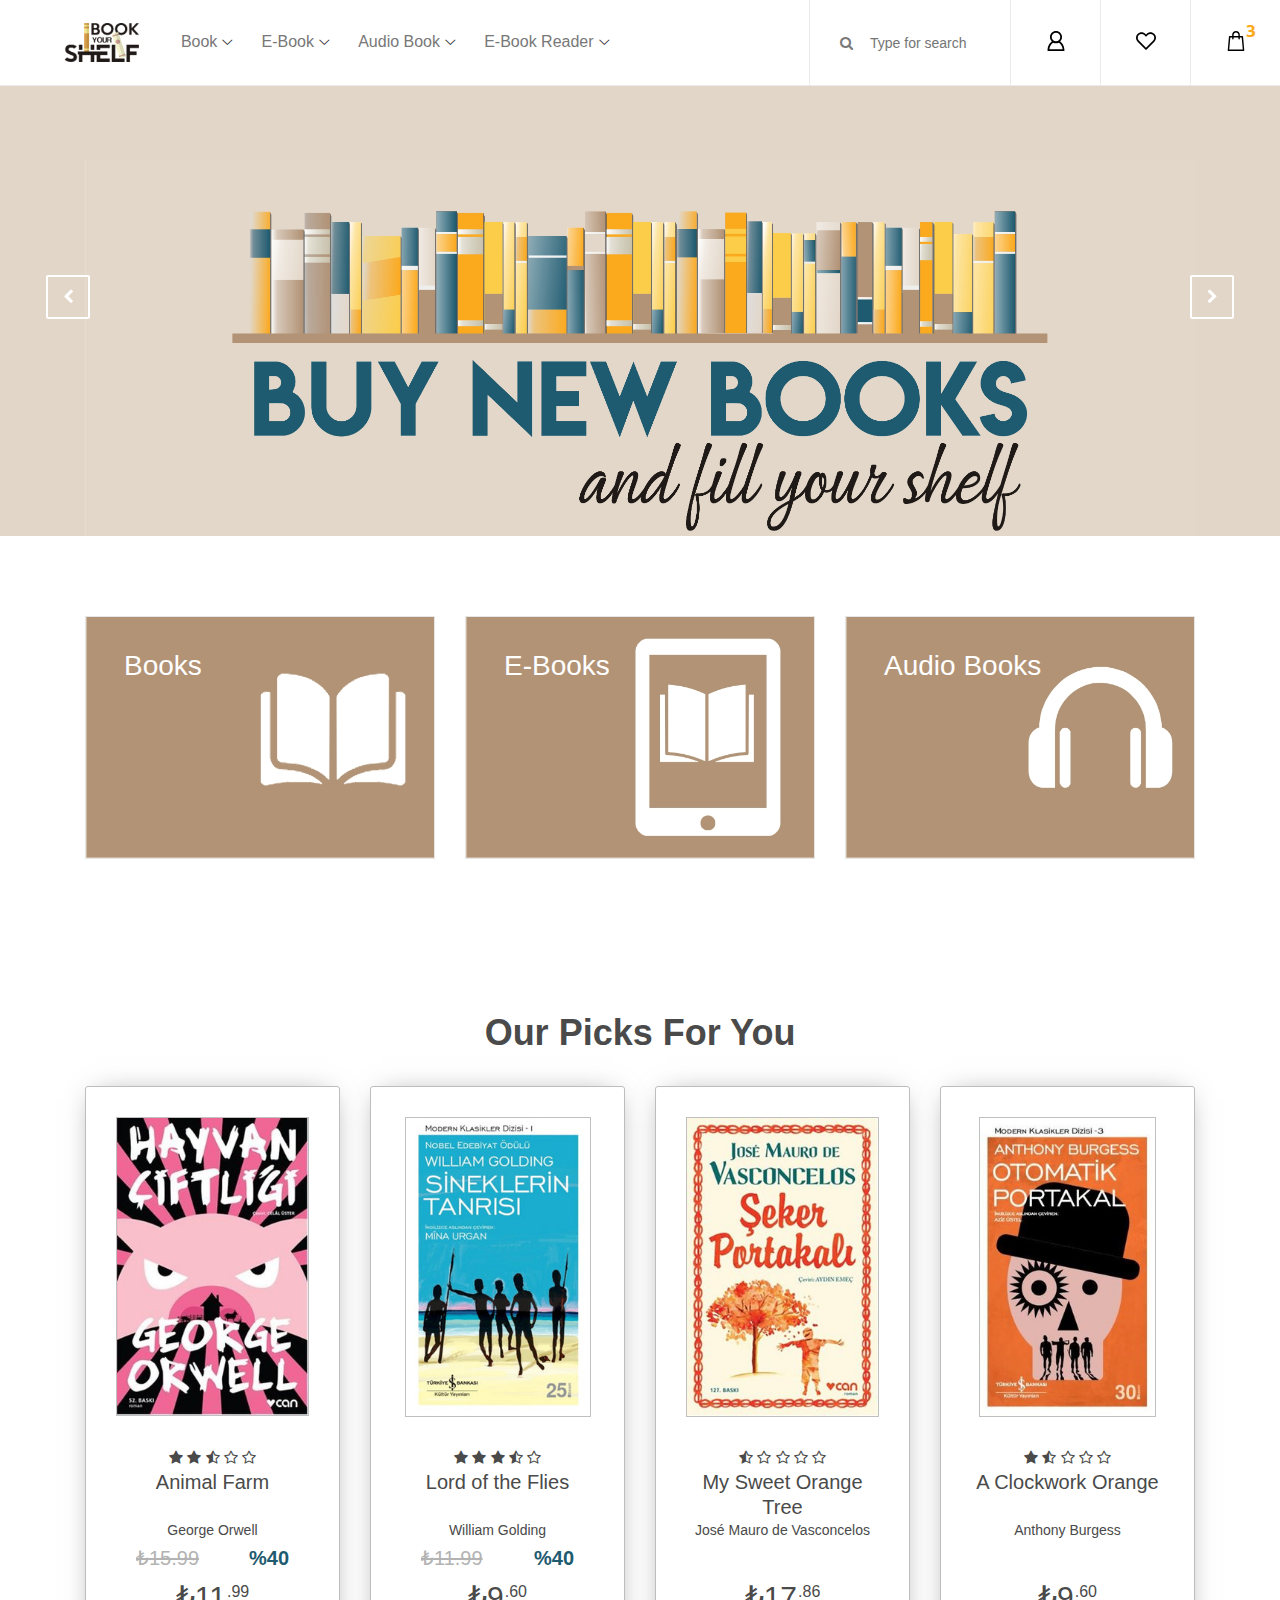
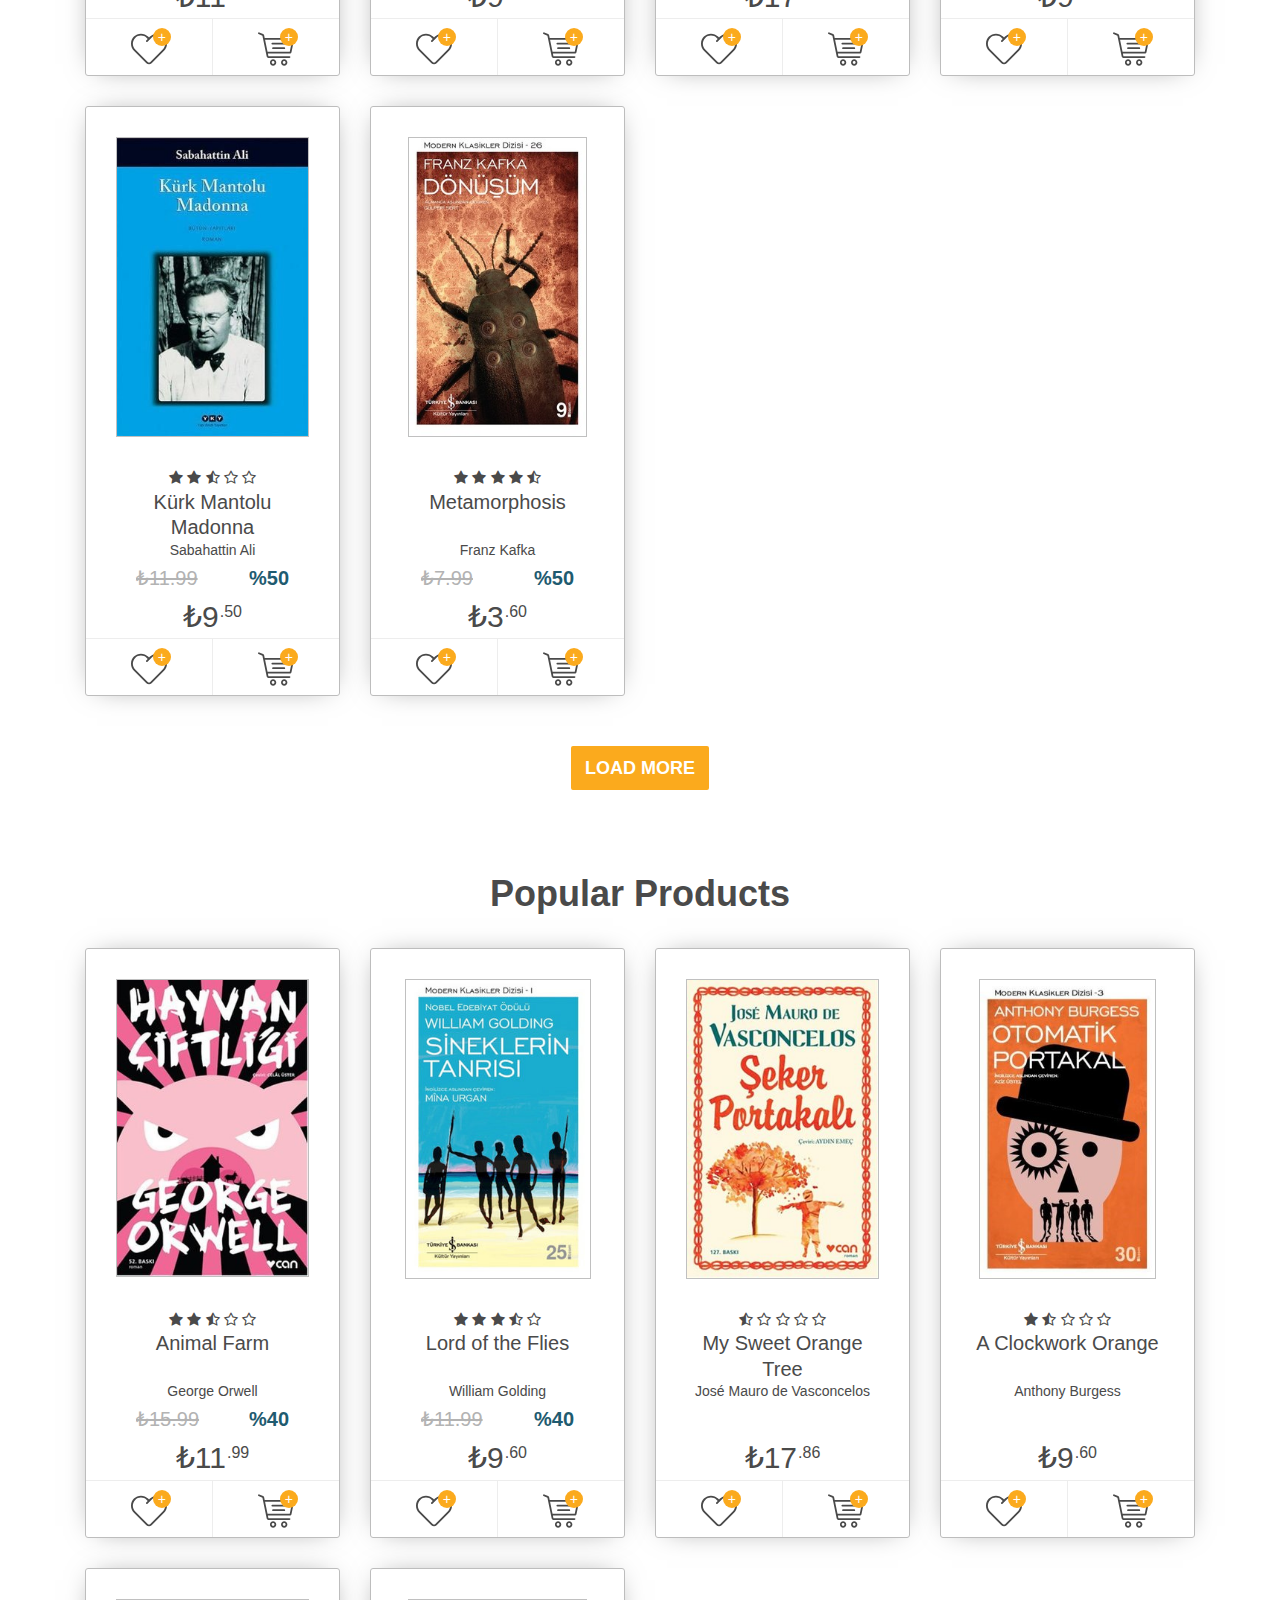
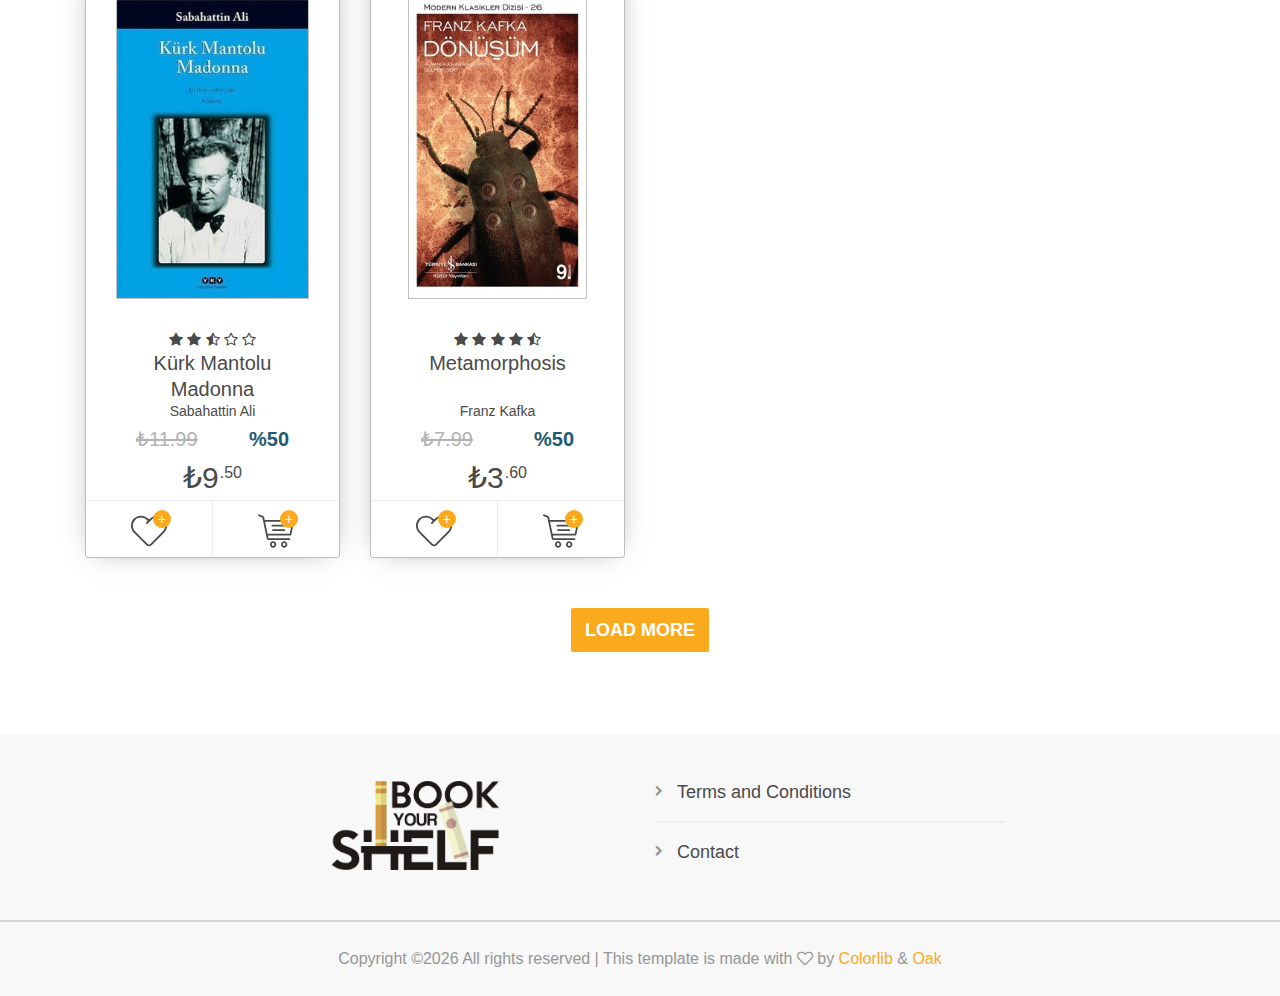
<file: book-your-shelf-frontend-master/index.html>
<!DOCTYPE html>
<html lang="en">

<head>
    <title>Home | Book Your Shelf</title>
    <meta charset="utf-8">
    <meta http-equiv="X-UA-Compatible" content="IE=edge">
    <meta name="description" content="Little Closet template">
    <meta name="viewport" content="width=device-width, initial-scale=1">
    <link rel="stylesheet" type="text/css" href="styles/bootstrap-4.1.2/bootstrap.min.css">
    <link href="plugins/font-awesome-4.7.0/css/font-awesome.min.css" rel="stylesheet" type="text/css">
    <!-- Favicon  -->
    <link rel="icon" href="images/logo/book_your_shelf_tab.png">
    <link rel="stylesheet" type="text/css" href="plugins/OwlCarousel2-2.2.1/owl.carousel.css">
    <link rel="stylesheet" type="text/css" href="plugins/OwlCarousel2-2.2.1/owl.theme.default.css">
    <link rel="stylesheet" type="text/css" href="plugins/OwlCarousel2-2.2.1/animate.css">
    <link rel="stylesheet" type="text/css" href="styles/main_styles.css">
    <link rel="stylesheet" type="text/css" href="styles/responsive.css">
    <link rel="stylesheet" type="text/css" href="styles/core-style.css">
    <link rel="stylesheet" type="text/css" href="styles/util.css">
</head>

<body>
<!-- Header -->
<header class="header_area">
    <div class="classy-nav-container breakpoint-off d-flex align-items-center justify-content-between">
        <!-- Classy Menu -->
        <nav class="classy-navbar" id="essenceNav">
            <!-- Logo -->
            <a href="index.html" class="book_your_shelf_logo">
                <img src="images/logo/book_your_shelf_logo.png" alt="">
            </a>
            <!-- Navbar Toggler -->
            <div class="classy-navbar-toggler">
                <span class="navbarToggler"><span></span><span></span><span></span></span>
            </div>
            <!-- Menu -->
            <div class="classy-menu">
                <!-- close btn -->
                <div class="classycloseIcon">
                    <div class="cross-wrap"><span class="top"></span><span class="bottom"></span></div>
                </div>
                <!-- Nav Start -->
                <div class="classynav">
                    <ul>
                        <li><a href="#">Book</a>
                            <div class="megamenu">
                                <ul class="single-mega cn-col-4">
                                    <li class="title">Categories</li>
                                    <li><a href="category.html" class="nav-bar-text-overflow">Literature</a></li>
                                    <li><a href="category.html" class="nav-bar-text-overflow">Novel</a></li>
                                    <li><a href="category.html" class="nav-bar-text-overflow">Children and Youth</a>
                                    </li>
                                    <li><a href="category.html" class="nav-bar-text-overflow">Science</a></li>
                                    <li><a href="category.html" class="nav-bar-text-overflow">Comic Book</a></li>
                                    <li><a href="category.html" class="nav-bar-text-overflow">Religion Sufism</a></li>
                                    <li><a href="category.html" class="nav-bar-text-overflow">Course/Exam Books</a></li>
                                    <li><a href="category.html" class="nav-bar-text-overflow">Philosophy</a></li>
                                    <li><a href="category.html" class="nav-bar-text-overflow">Foreign Languages</a></li>
                                    <li><a href="category.html" class="nav-bar-text-overflow" style="font-weight: bold">
                                        Book Cases
                                    </a></li>
                                </ul>
                                <ul class="single-mega cn-col-4">
                                    <li class="title">Campaigns</li>
                                    <li><a href="category.html" class="nav-bar-text-overflow">Literature Day</a></li>
                                    <li><a href="category.html" class="nav-bar-text-overflow">Black Friday</a></li>
                                    <li><a href="category.html" class="nav-bar-text-overflow">Home Reading Festival</a>
                                    </li>
                                    <li><a href="category.html" class="nav-bar-text-overflow">Up to 40% Discount at
                                        İşbank Cultural Publications & İşbank Science Publications</a></li>
                                    <li><a href="category.html" class="nav-bar-text-overflow">40% Discount on Bilgi
                                        Publishing House Classics</a></li>
                                </ul>
                                <ul class="single-mega cn-col-4">
                                    <li class="title">Hot Lists</li>
                                    <li><a href="category.html" class="nav-bar-text-overflow">Best Sellers</a></li>
                                    <li><a href="category.html" class="nav-bar-text-overflow">New Releases</a></li>
                                    <li><a href="category.html" class="nav-bar-text-overflow">Our Picks For You</a></li>
                                </ul>
                                <div class="single-mega cn-col-4">
                                    <img src="images/icons/01brownbookicon.jpg" alt="">
                                </div>
                            </div>
                        </li>
                        <li><a href="#">E-Book</a>
                            <div class="megamenu">
                                <ul class="single-mega cn-col-4">
                                    <li class="title">Categories</li>
                                    <li><a href="category.html" class="nav-bar-text-overflow">Fiction and Literature</a>
                                    </li>
                                    <li><a href="category.html" class="nav-bar-text-overflow">Health and Care</a></li>
                                    <li><a href="category.html" class="nav-bar-text-overflow">Literature and Writing</a>
                                    </li>
                                    <li><a href="category.html" class="nav-bar-text-overflow">Life Style</a></li>
                                    <li><a href="category.html" class="nav-bar-text-overflow">Sports and Recreation</a>
                                    </li>
                                    <li><a href="category.html" class="nav-bar-text-overflow">Science Fiction and
                                        Fantasy</a></li>
                                </ul>
                                <ul class="single-mega cn-col-4">
                                    <li class="title">Campaigns</li>
                                    <li><a href="category.html" class="nav-bar-text-overflow">Black Friday</a></li>
                                    <li><a href="category.html" class="nav-bar-text-overflow">Sports Day</a></li>
                                    <li><a href="category.html" class="nav-bar-text-overflow">%40 Discount on Science
                                        Fiction and Fantasy</a></li>
                                </ul>
                                <ul class="single-mega cn-col-4">
                                    <li class="title">Hot Lists</li>
                                    <li><a href="category.html" class="nav-bar-text-overflow">Best Sellers</a></li>
                                    <li><a href="category.html" class="nav-bar-text-overflow">New Releases</a></li>
                                    <li><a href="category.html" class="nav-bar-text-overflow">Our Picks For You</a></li>
                                </ul>
                                <div class="single-mega cn-col-4">
                                    <img src="images/icons/01brownebookicon.jpg" alt="">
                                </div>
                            </div>
                        </li>
                        <li><a href="#">Audio Book</a>
                            <div class="megamenu">
                                <ul class="single-mega cn-col-4">
                                    <li class="title">Categories</li>
                                    <li><a href="category.html" class="nav-bar-text-overflow">Mystery and Suspicion</a>
                                    </li>
                                    <li><a href="category.html" class="nav-bar-text-overflow">Romance</a></li>
                                    <li><a href="category.html" class="nav-bar-text-overflow">Literature</a></li>
                                    <li><a href="category.html" class="nav-bar-text-overflow">Children and Youth</a>
                                    </li>
                                    <li><a href="category.html" class="nav-bar-text-overflow">Cartoons and Comics</a>
                                    </li>
                                    <li><a href="category.html" class="nav-bar-text-overflow">Business and Finance</a>
                                    </li>
                                    <li><a href="category.html" class="nav-bar-text-overflow">Biography and Memory</a>
                                    </li>
                                    <li><a href="category.html" class="nav-bar-text-overflow">Romantic</a></li>
                                </ul>
                                <ul class="single-mega cn-col-4">
                                    <li class="title">Campaigns</li>
                                    <li><a href="category.html" class="nav-bar-text-overflow">Black Friday</a></li>
                                    <li><a href="category.html" class="nav-bar-text-overflow">Cartoons and Comics
                                        Day</a></li>
                                    <li><a href="category.html" class="nav-bar-text-overflow">%20 on Romantic</a></li>
                                </ul>
                                <ul class="single-mega cn-col-4">
                                    <li class="title">Hot Lists</li>
                                    <li><a href="category.html" class="nav-bar-text-overflow">Best Sellers</a></li>
                                    <li><a href="category.html" class="nav-bar-text-overflow">New Releases</a></li>
                                    <li><a href="category.html" class="nav-bar-text-overflow">Our Picks For You</a></li>
                                </ul>
                                <div class="single-mega cn-col-4">
                                    <img src="images/icons/01brownaudiobookicon.jpg" alt="">
                                </div>
                            </div>
                        </li>
                        <li><a href="#">E-Book Reader</a>
                            <div class="megamenu">
                                <ul class="single-mega cn-col-4">
                                    <li class="title">Categories</li>
                                    <li><a href="category.html">Kobo</a></li>
                                    <li><a href="category.html">Calibro</a></li>
                                    <li><a href="category.html" class="nav-bar-text-overflow" style="font-weight: bold">
                                        E-Book Reader Cases
                                    </a></li>
                                </ul>
                                <ul class="single-mega cn-col-4">
                                    <li class="title">Campaigns</li>
                                    <li><a href="category.html">Black Friday</a></li>
                                    <li><a href="category.html">E-Book Reader Day</a></li>
                                </ul>
                                <ul class="single-mega cn-col-4">
                                    <li class="title">Hot Lists</li>
                                    <li><a href="category.html" class="nav-bar-text-overflow">Best Sellers</a></li>
                                    <li><a href="category.html" class="nav-bar-text-overflow">New Releases</a></li>
                                    <li><a href="category.html" class="nav-bar-text-overflow">Our Picks For You</a></li>
                                </ul>
                                <div class="single-mega cn-col-4">
                                    <img src="images/icons/01brownebookicon.jpg" alt="">
                                </div>
                            </div>
                        </li>
                    </ul>
                </div>
                <!-- Nav End -->
            </div>
        </nav>

        <!-- Header Meta Data -->
        <div class="header-meta d-flex clearfix justify-content-end">
            <!-- Search Area -->
            <div class="search-area">
                <form action="#" method="post">
                    <input type="search" name="search" id="headerSearch" placeholder="Type for search">
                    <button type="submit"><i class="fa fa-search" aria-hidden="true"></i></button>
                </form>
            </div>

            <!-- User Area -->
            <div class="user-button-dropdown user-login-info">
                <a href=""><img src="images/core-img/user.svg" alt=""></a>
                <div class="user-button-dropdown-content">
                    <a href="register.html" style="line-height: 40px">Register</a>
                    <a href="login.html" style="line-height: 40px">Login</a>
                    <a href="profile.html" style="line-height: 40px">Profile</a>
                    <a href="admin-panel.html" style="line-height: 40px">Panel</a>
                    <a href="index.html" style="line-height: 40px">Logout</a>
                </div>
            </div>

            <!-- Favourite Area -->
            <div class="favourite-area">
                <a href="wish-list.html"><img src="images/core-img/heart.svg" alt=""></a>
            </div>

            <!-- Cart Area -->
            <div class="cart-area">
                <a href="cart.html" id="essenceCartBtn"><img src="images/core-img/bag.svg" alt="">
                    <span>3</span></a>
            </div>
        </div>
    </div>
</header>

<div class="super_container">
    <div class="super_container_inner">
        <div class="super_overlay"></div>

        <!-- Home -->

        <div class="home">
            <!-- Home Slider -->
            <div class="home_slider_container">
                <div class="owl-carousel owl-theme home_slider">

                    <!-- Slide -->
                    <div class="owl-item">
                        <div class="background_image"></div>
                        <div class="container fill_height">
                            <div class="row fill_height">
                                <div class="col fill_height">
                                    <div class="home_container d-flex flex-column align-items-center justify-content-start">
                                        <img src="images/book_your_shelf_banner.jpg">
                                    </div>
                                </div>
                            </div>
                        </div>
                    </div>

                    <!-- Slide -->
                    <div class="owl-item">
                        <div class="background_image">
                        </div>
                        <div class="container fill_height">
                            <div class="row fill_height">
                                <div class="col fill_height">
                                    <div class="home_container d-flex flex-column align-items-center justify-content-start">

                                    </div>
                                </div>
                            </div>
                        </div>
                    </div>

                    <!-- Slide -->
                    <div class="owl-item">
                        <div class="background_image"></div>
                        <div class="container fill_height">
                            <div class="row fill_height">
                                <div class="col fill_height">
                                    <div class="home_container d-flex flex-column align-items-center justify-content-start">

                                    </div>
                                </div>
                            </div>
                        </div>
                    </div>

                    <!-- Slide -->
                    <div class="owl-item">
                        <div class="background_image"></div>
                        <div class="container fill_height">
                            <div class="row fill_height">
                                <div class="col fill_height">
                                    <div class="home_container d-flex flex-column align-items-center justify-content-start">

                                    </div>
                                </div>
                            </div>
                        </div>
                    </div>

                </div>
                <div class="home_slider_nav home_slider_nav_prev"><i class="fa fa-chevron-left"
                                                                     aria-hidden="true"></i></div>
                <div class="home_slider_nav home_slider_nav_next"><i class="fa fa-chevron-right"
                                                                     aria-hidden="true"></i></div>

            </div>
        </div>

        <!-- Banner -->
        <div class="sec-banner bg0 p-t-80 p-b-50">
            <div class="container">
                <div class="row">
                    <div class="col-md-6 col-xl-4 p-b-30 m-lr-auto">
                        <!-- Block1 -->
                        <div class="block1 wrap-pic-w">
                            <img src="images/icons/03brownbookicon.jpg" alt="IMG-BANNER">
                            <a href="product.html"
                               class="block1-txt ab-t-l s-full flex-col-l-sb p-lr-38 p-tb-34 trans-03 respon3">
                                <div class="block1-txt-child1 flex-col-l">
                                    <span class="block1-name ltext-102 trans-04 p-b-8">Books</span>
                                    <span class="block1-info stext-102 trans-04"></span>
                                </div>
                                <div class="block1-txt-child2 p-b-4 trans-05">
                                    <div class="block1-link stext-101 cl0 trans-09">
                                        Shop Book
                                    </div>
                                </div>
                            </a>
                        </div>
                    </div>

                    <div class="col-md-6 col-xl-4 p-b-30 m-lr-auto">
                        <!-- Block1 -->
                        <div class="block1 wrap-pic-w">
                            <img src="images/icons/03brownebookicon.jpg" alt="IMG-BANNER">
                            <a href="product.html"
                               class="block1-txt ab-t-l s-full flex-col-l-sb p-lr-38 p-tb-34 trans-03 respon3">
                                <div class="block1-txt-child1 flex-col-l">
                                    <span class="block1-name ltext-102 trans-04 p-b-8">E-Books</span>
                                    <span class="block1-info stext-102 trans-04"></span>
                                </div>
                                <div class="block1-txt-child2 p-b-4 trans-05">
                                    <div class="block1-link stext-101 cl0 trans-09">
                                        Shop E-Book
                                    </div>
                                </div>
                            </a>
                        </div>
                    </div>

                    <div class="col-md-6 col-xl-4 p-b-30 m-lr-auto">
                        <!-- Block1 -->
                        <div class="block1 wrap-pic-w">
                            <img src="images/icons/03brownaudiobookicon.jpg" alt="IMG-BANNER">
                            <a href="product.html"
                               class="block1-txt ab-t-l s-full flex-col-l-sb p-lr-38 p-tb-34 trans-03 respon3">
                                <div class="block1-txt-child1 flex-col-l">
                                    <span class="block1-name ltext-102 trans-04 p-b-8">Audio Books</span>
                                    <span class="block1-info stext-102 trans-04"></span>
                                </div>
                                <div class="block1-txt-child2 p-b-4 trans-05">
                                    <div class="block1-link stext-101 cl0 trans-09">
                                        Shop Audio Book
                                    </div>
                                </div>
                            </a>
                        </div>
                    </div>
                </div>
            </div>
        </div>

        <!-- Products -->
        <div class="products">
            <div class="container">
                <div class="row">
                    <div class="col-lg-6 offset-lg-3">
                        <div class="section_title text-center">Our Picks For You</div>
                    </div>
                </div>

                <div class="row products_row">

                    <!-- Product -->
                    <div class="col-xl-3 col-md-3">
                        <div class="product">
                            <div class="product_image_showcase"><a href="product.html"><img
                                    src="images/hayvan_ciftligi.jpg" alt=""
                                    class="product_image_img"></a></div>
                            <div class="product_content">
                                <div class="product_info align-items-center justify-content-center">
                                    <div style="text-align:center;">
                                        <i class="fa fa-star" style="color:#4a4a4a"></i>
                                        <i class="fa fa-star" style="color:#4a4a4a"></i>
                                        <i class="fa fa-star-half-full" style="color:#4a4a4a"></i>
                                        <i class="fa fa-star-o" style="color:#4a4a4a"></i>
                                        <i class="fa fa-star-o" style="color:#4a4a4a"></i>
                                    </div>

                                    <div>
                                        <div class="product_name"><a href="product.html">Animal Farm</a></div>
                                        <div class="product_text">George Orwell</div>
                                    </div>
                                    <div class="product_info d-flex flex-row align-items-start justify-content-start">
                                        <div class="sale_price">
                                            <del>₺15.99</del>
                                        </div>
                                        <div class="ml-auto text-right">
                                            <div class="sale_price"><b>%40</b></div>
                                        </div>
                                    </div>
                                    <div class="product_price">₺11<span>.99</span></div>
                                </div>

                                <div class="product_buttons">
                                    <div class="text-right d-flex flex-row align-items-start justify-content-start">
                                        <div title="Add to wish list"
                                             class="product_button product_fav text-center d-flex flex-column align-items-center justify-content-center">
                                            <div>
                                                <div><img src="images/heart_2.svg" class="svg" alt="">
                                                    <div>+</div>
                                                </div>
                                            </div>
                                        </div>
                                        <div title="Add to shopping cart"
                                             class="product_button product_cart text-center d-flex flex-column align-items-center justify-content-center">
                                            <div>
                                                <div><img src="images/cart.svg" class="svg" alt="">
                                                    <div>+</div>
                                                </div>
                                            </div>
                                        </div>
                                    </div>
                                </div>
                            </div>
                        </div>
                    </div>

                    <!-- Product -->
                    <div class="col-xl-3 col-md-3">

                        <div class="product">

                            <div class="product_image_showcase"><a href="product.html"><img
                                    src="images/sineklerin_tanrisi.jpg" alt=""
                                    class="product_image_img"></a></div>
                            <div class="product_content">

                                <div class="product_info align-items-center justify-content-center">
                                    <div style="text-align:center;">
                                        <i class="fa fa-star" style="color:#4a4a4a"></i>
                                        <i class="fa fa-star" style="color:#4a4a4a"></i>
                                        <i class="fa fa-star" style="color:#4a4a4a"></i>
                                        <i class="fa fa-star-half-full" style="color:#4a4a4a"></i>
                                        <i class="fa fa-star-o" style="color:#4a4a4a"></i>
                                    </div>
                                    <div>
                                        <div class="product_name"><a href="product.html">Lord of the Flies</a>
                                        </div>
                                        <div class="product_text">William Golding</div>
                                    </div>
                                    <div class="product_info d-flex flex-row align-items-start justify-content-start">
                                        <div class="sale_price">
                                            <del>₺11.99</del>
                                        </div>
                                        <div class="ml-auto text-right">
                                            <div class="sale_price"><b>%40</b></div>
                                        </div>
                                    </div>
                                    <div class="product_price">₺9<span>.60</span></div>
                                </div>

                                <div class="product_buttons">
                                    <div class="text-right d-flex flex-row align-items-start justify-content-start">
                                        <div title="Add to wish list"
                                             class="product_button product_fav text-center d-flex flex-column align-items-center justify-content-center">
                                            <div>
                                                <div><img src="images/heart_2.svg" class="svg" alt="">
                                                    <div>+</div>
                                                </div>
                                            </div>
                                        </div>
                                        <div title="Add to shopping cart"
                                             class="product_button product_cart text-center d-flex flex-column align-items-center justify-content-center">
                                            <div>
                                                <div><img src="images/cart.svg" class="svg" alt="">
                                                    <div>+</div>
                                                </div>
                                            </div>
                                        </div>
                                    </div>
                                </div>
                            </div>
                        </div>
                    </div>

                    <!-- Product -->
                    <div class="col-xl-3 col-md-3">
                        <div class="product">
                            <div class="product_image_showcase"><a href="product.html"><img
                                    src="images/seker_portakali.jpg" alt=""
                                    class="product_image_img"></a></div>
                            <div class="product_content">

                                <div class="product_info align-items-center justify-content-center">
                                    <div style="text-align:center;">
                                        <i class="fa fa-star-half-full" style="color:#4a4a4a"></i>
                                        <i class="fa fa-star-o" style="color:#4a4a4a"></i>
                                        <i class="fa fa-star-o" style="color:#4a4a4a"></i>
                                        <i class="fa fa-star-o" style="color:#4a4a4a"></i>
                                        <i class="fa fa-star-o" style="color:#4a4a4a"></i>
                                    </div>
                                    <div>
                                        <div class="product_name"><a href="product.html">My Sweet Orange Tree</a></div>
                                        <div class="product_text">José Mauro de Vasconcelos</div>
                                    </div>
                                    <div class="product_info d-flex flex-row align-items-start justify-content-start">
                                        <div class="sale_price">
                                            <del></del>
                                        </div>
                                        <div class="ml-auto text-right">
                                            <div class="sale_price"><b>&nbsp;</b></div>
                                        </div>
                                    </div>
                                    <div class="product_price">₺17<span>.86</span></div>
                                </div>

                                <div class="product_buttons">
                                    <div class="text-right d-flex flex-row align-items-start justify-content-start">
                                        <div title="Add to wish list"
                                             class="product_button product_fav text-center d-flex flex-column align-items-center justify-content-center">
                                            <div>
                                                <div><img src="images/heart_2.svg" class="svg" alt="">
                                                    <div>+</div>
                                                </div>
                                            </div>
                                        </div>
                                        <div title="Add to shopping cart"
                                             class="product_button product_cart text-center d-flex flex-column align-items-center justify-content-center">
                                            <div>
                                                <div><img src="images/cart.svg" class="svg" alt="">
                                                    <div>+</div>
                                                </div>
                                            </div>
                                        </div>
                                    </div>
                                </div>
                            </div>
                        </div>
                    </div>

                    <!-- Product -->
                    <div class="col-xl-3 col-md-3">
                        <div class="product">
                            <div class="product_image_showcase">
                                <a href="product.html">
                                    <img src="images/otomatik_portakal.jpg" alt="" class="product_image_img">
                                </a>
                            </div>
                            <div class="product_content">

                                <div class="product_info align-items-center justify-content-center">
                                    <div style="text-align:center;">
                                        <i class="fa fa-star" style="color:#4a4a4a"></i>
                                        <i class="fa fa-star-half-full" style="color:#4a4a4a"></i>
                                        <i class="fa fa-star-o" style="color:#4a4a4a"></i>
                                        <i class="fa fa-star-o" style="color:#4a4a4a"></i>
                                        <i class="fa fa-star-o" style="color:#4a4a4a"></i>
                                    </div>
                                    <div>
                                        <div class="product_name"><a href="product.html">A Clockwork Orange</a></div>
                                        <div class="product_text">Anthony Burgess</div>
                                    </div>
                                    <div class="product_info d-flex flex-row align-items-start justify-content-start">
                                        <div class="sale_price">
                                            <del></del>
                                        </div>
                                        <div class="ml-auto text-right">
                                            <div class="sale_price"><b>&nbsp;</b></div>
                                        </div>
                                    </div>
                                    <div class="product_price">₺9<span>.60</span></div>
                                </div>

                                <div class="product_buttons">
                                    <div class="text-right d-flex flex-row align-items-start justify-content-start">
                                        <div title="Add to wish list"
                                             class="product_button product_fav text-center d-flex flex-column align-items-center justify-content-center">
                                            <div>
                                                <div><img src="images/heart_2.svg" class="svg" alt="">
                                                    <div>+</div>
                                                </div>
                                            </div>
                                        </div>
                                        <div title="Add to shopping cart"
                                             class="product_button product_cart text-center d-flex flex-column align-items-center justify-content-center">
                                            <div>
                                                <div><img src="images/cart.svg" class="svg" alt="">
                                                    <div>+</div>
                                                </div>
                                            </div>
                                        </div>
                                    </div>
                                </div>
                            </div>
                        </div>
                    </div>

                    <!-- Product -->
                    <div class="col-xl-3 col-md-3">
                        <div class="product">
                            <div class="product_image_showcase">
                                <a href="product.html">
                                    <img src="images/kurk_mantolu.jpg" alt="" class="product_image_img">
                                </a>
                            </div>
                            <div class="product_content">

                                <div class="product_info align-items-center justify-content-center">
                                    <div style="text-align:center;">
                                        <i class="fa fa-star" style="color:#4a4a4a"></i>
                                        <i class="fa fa-star" style="color:#4a4a4a"></i>
                                        <i class="fa fa-star-half-full" style="color:#4a4a4a"></i>
                                        <i class="fa fa-star-o" style="color:#4a4a4a"></i>
                                        <i class="fa fa-star-o" style="color:#4a4a4a"></i>
                                    </div>
                                    <div>
                                        <div class="product_name"><a href="product.html">Kürk Mantolu Madonna</a>
                                        </div>
                                        <div class="product_text">Sabahattin Ali</div>
                                    </div>
                                    <div class="product_info d-flex flex-row align-items-start justify-content-start">
                                        <div class="sale_price">
                                            <del>₺11.99</del>
                                        </div>
                                        <div class="ml-auto text-right">
                                            <div class="sale_price"><b>%50</b></div>
                                        </div>
                                    </div>
                                    <div class="product_price">₺9<span>.50</span></div>
                                </div>

                                <div class="product_buttons">
                                    <div class="text-right d-flex flex-row align-items-start justify-content-start">
                                        <div title="Add to wish list"
                                             class="product_button product_fav text-center d-flex flex-column align-items-center justify-content-center">
                                            <div>
                                                <div><img src="images/heart_2.svg" class="svg" alt="">
                                                    <div>+</div>
                                                </div>
                                            </div>
                                        </div>
                                        <div title="Add to shopping cart"
                                             class="product_button product_cart text-center d-flex flex-column align-items-center justify-content-center">
                                            <div>
                                                <div><img src="images/cart.svg" class="svg" alt="">
                                                    <div>+</div>
                                                </div>
                                            </div>
                                        </div>
                                    </div>
                                </div>
                            </div>
                        </div>
                    </div>

                    <!-- Product -->
                    <div class="col-xl-3 col-md-3">

                        <div class="product">
                            <div class="product_image_showcase">
                                <a href="product.html">
                                    <img src="images/donusum.jpg" alt="" class="product_image_img">
                                </a>
                            </div>
                            <div class="product_content">

                                <div class="product_info align-items-center justify-content-center">
                                    <div style="text-align:center;">
                                        <i class="fa fa-star" style="color:#4a4a4a"></i>
                                        <i class="fa fa-star" style="color:#4a4a4a"></i>
                                        <i class="fa fa-star" style="color:#4a4a4a"></i>
                                        <i class="fa fa-star" style="color:#4a4a4a"></i>
                                        <i class="fa fa-star-half-full" style="color:#4a4a4a"></i>

                                    </div>
                                    <div>
                                        <div class="product_name"><a href="product.html">Metamorphosis</a></div>
                                        <div class="product_text">Franz Kafka</div>
                                    </div>
                                    <div class="product_info d-flex flex-row align-items-start justify-content-start">
                                        <div class="sale_price">
                                            <del>₺7.99</del>
                                        </div>
                                        <div class="ml-auto text-right">
                                            <div class="sale_price"><b>%50</b></div>
                                        </div>
                                    </div>
                                    <div class="product_price">₺3<span>.60</span></div>
                                </div>

                                <div class="product_buttons">
                                    <div class="text-right d-flex flex-row align-items-start justify-content-start">
                                        <div title="Add to wish list"
                                             class="product_button product_fav text-center d-flex flex-column align-items-center justify-content-center">
                                            <div>
                                                <div><img src="images/heart_2.svg" class="svg" alt="">
                                                    <div>+</div>
                                                </div>
                                            </div>
                                        </div>
                                        <div title="Add to shopping cart"
                                             class="product_button product_cart text-center d-flex flex-column align-items-center justify-content-center">
                                            <div>
                                                <div><img src="images/cart.svg" class="svg" alt="">
                                                    <div>+</div>
                                                </div>
                                            </div>
                                        </div>
                                    </div>
                                </div>
                            </div>
                        </div>
                    </div>

                </div>
                <div class="row load_more_row">
                    <div class="col">
                        <div class="button load_more ml-auto mr-auto"><a href="#">load more</a></div>
                    </div>
                </div>
            </div>
        </div>

        <div class="products" style="padding-top: 0">
            <div class="container">
                <div class="row">
                    <div class="col-lg-6 offset-lg-3">
                        <div class="section_title text-center">Popular Products</div>
                    </div>
                </div>

                <div class="row products_row">

                    <!-- Product -->
                    <div class="col-xl-3 col-md-3">
                        <div class="product">
                            <div class="product_image_showcase"><a href="product.html"><img
                                    src="images/hayvan_ciftligi.jpg" alt=""
                                    class="product_image_img"></a></div>
                            <div class="product_content">
                                <div class="product_info align-items-center justify-content-center">
                                    <div style="text-align:center;">
                                        <i class="fa fa-star" style="color:#4a4a4a"></i>
                                        <i class="fa fa-star" style="color:#4a4a4a"></i>
                                        <i class="fa fa-star-half-full" style="color:#4a4a4a"></i>
                                        <i class="fa fa-star-o" style="color:#4a4a4a"></i>
                                        <i class="fa fa-star-o" style="color:#4a4a4a"></i>
                                    </div>

                                    <div>
                                        <div class="product_name"><a href="product.html">Animal Farm</a></div>
                                        <div class="product_text">George Orwell</div>
                                    </div>
                                    <div class="product_info d-flex flex-row align-items-start justify-content-start">
                                        <div class="sale_price">
                                            <del>₺15.99</del>
                                        </div>
                                        <div class="ml-auto text-right">
                                            <div class="sale_price"><b>%40</b></div>
                                        </div>
                                    </div>
                                    <div class="product_price">₺11<span>.99</span></div>
                                </div>

                                <div class="product_buttons">
                                    <div class="text-right d-flex flex-row align-items-start justify-content-start">
                                        <div title="Add to wish list"
                                             class="product_button product_fav text-center d-flex flex-column align-items-center justify-content-center">
                                            <div>
                                                <div><img src="images/heart_2.svg" class="svg" alt="">
                                                    <div>+</div>
                                                </div>
                                            </div>
                                        </div>
                                        <div title="Add to shopping cart"
                                             class="product_button product_cart text-center d-flex flex-column align-items-center justify-content-center">
                                            <div>
                                                <div><img src="images/cart.svg" class="svg" alt="">
                                                    <div>+</div>
                                                </div>
                                            </div>
                                        </div>
                                    </div>
                                </div>
                            </div>
                        </div>
                    </div>

                    <!-- Product -->
                    <div class="col-xl-3 col-md-3">

                        <div class="product">

                            <div class="product_image_showcase"><a href="product.html"><img
                                    src="images/sineklerin_tanrisi.jpg" alt=""
                                    class="product_image_img"></a></div>
                            <div class="product_content">

                                <div class="product_info align-items-center justify-content-center">
                                    <div style="text-align:center;">
                                        <i class="fa fa-star" style="color:#4a4a4a"></i>
                                        <i class="fa fa-star" style="color:#4a4a4a"></i>
                                        <i class="fa fa-star" style="color:#4a4a4a"></i>
                                        <i class="fa fa-star-half-full" style="color:#4a4a4a"></i>
                                        <i class="fa fa-star-o" style="color:#4a4a4a"></i>
                                    </div>
                                    <div>
                                        <div class="product_name"><a href="product.html">Lord of the Flies</a>
                                        </div>
                                        <div class="product_text">William Golding</div>
                                    </div>
                                    <div class="product_info d-flex flex-row align-items-start justify-content-start">
                                        <div class="sale_price">
                                            <del>₺11.99</del>
                                        </div>
                                        <div class="ml-auto text-right">
                                            <div class="sale_price"><b>%40</b></div>
                                        </div>
                                    </div>
                                    <div class="product_price">₺9<span>.60</span></div>
                                </div>

                                <div class="product_buttons">
                                    <div class="text-right d-flex flex-row align-items-start justify-content-start">
                                        <div title="Add to wish list"
                                             class="product_button product_fav text-center d-flex flex-column align-items-center justify-content-center">
                                            <div>
                                                <div><img src="images/heart_2.svg" class="svg" alt="">
                                                    <div>+</div>
                                                </div>
                                            </div>
                                        </div>
                                        <div title="Add to shopping cart"
                                             class="product_button product_cart text-center d-flex flex-column align-items-center justify-content-center">
                                            <div>
                                                <div><img src="images/cart.svg" class="svg" alt="">
                                                    <div>+</div>
                                                </div>
                                            </div>
                                        </div>
                                    </div>
                                </div>
                            </div>
                        </div>
                    </div>

                    <!-- Product -->
                    <div class="col-xl-3 col-md-3">
                        <div class="product">
                            <div class="product_image_showcase"><a href="product.html"><img
                                    src="images/seker_portakali.jpg" alt=""
                                    class="product_image_img"></a></div>
                            <div class="product_content">

                                <div class="product_info align-items-center justify-content-center">
                                    <div style="text-align:center;">
                                        <i class="fa fa-star-half-full" style="color:#4a4a4a"></i>
                                        <i class="fa fa-star-o" style="color:#4a4a4a"></i>
                                        <i class="fa fa-star-o" style="color:#4a4a4a"></i>
                                        <i class="fa fa-star-o" style="color:#4a4a4a"></i>
                                        <i class="fa fa-star-o" style="color:#4a4a4a"></i>
                                    </div>
                                    <div>
                                        <div class="product_name"><a href="product.html">My Sweet Orange Tree</a></div>
                                        <div class="product_text">José Mauro de Vasconcelos</div>
                                    </div>
                                    <div class="product_info d-flex flex-row align-items-start justify-content-start">
                                        <div class="sale_price">
                                            <del></del>
                                        </div>
                                        <div class="ml-auto text-right">
                                            <div class="sale_price"><b>&nbsp;</b></div>
                                        </div>
                                    </div>
                                    <div class="product_price">₺17<span>.86</span></div>
                                </div>

                                <div class="product_buttons">
                                    <div class="text-right d-flex flex-row align-items-start justify-content-start">
                                        <div title="Add to wish list"
                                             class="product_button product_fav text-center d-flex flex-column align-items-center justify-content-center">
                                            <div>
                                                <div><img src="images/heart_2.svg" class="svg" alt="">
                                                    <div>+</div>
                                                </div>
                                            </div>
                                        </div>
                                        <div title="Add to shopping cart"
                                             class="product_button product_cart text-center d-flex flex-column align-items-center justify-content-center">
                                            <div>
                                                <div><img src="images/cart.svg" class="svg" alt="">
                                                    <div>+</div>
                                                </div>
                                            </div>
                                        </div>
                                    </div>
                                </div>
                            </div>
                        </div>
                    </div>

                    <!-- Product -->
                    <div class="col-xl-3 col-md-3">
                        <div class="product">
                            <div class="product_image_showcase">
                                <a href="product.html">
                                    <img src="images/otomatik_portakal.jpg" alt="" class="product_image_img">
                                </a>
                            </div>
                            <div class="product_content">

                                <div class="product_info align-items-center justify-content-center">
                                    <div style="text-align:center;">
                                        <i class="fa fa-star" style="color:#4a4a4a"></i>
                                        <i class="fa fa-star-half-full" style="color:#4a4a4a"></i>
                                        <i class="fa fa-star-o" style="color:#4a4a4a"></i>
                                        <i class="fa fa-star-o" style="color:#4a4a4a"></i>
                                        <i class="fa fa-star-o" style="color:#4a4a4a"></i>
                                    </div>
                                    <div>
                                        <div class="product_name"><a href="product.html">A Clockwork Orange</a></div>
                                        <div class="product_text">Anthony Burgess</div>
                                    </div>
                                    <div class="product_info d-flex flex-row align-items-start justify-content-start">
                                        <div class="sale_price">
                                            <del></del>
                                        </div>
                                        <div class="ml-auto text-right">
                                            <div class="sale_price"><b>&nbsp;</b></div>
                                        </div>
                                    </div>
                                    <div class="product_price">₺9<span>.60</span></div>
                                </div>

                                <div class="product_buttons">
                                    <div class="text-right d-flex flex-row align-items-start justify-content-start">
                                        <div title="Add to wish list"
                                             class="product_button product_fav text-center d-flex flex-column align-items-center justify-content-center">
                                            <div>
                                                <div><img src="images/heart_2.svg" class="svg" alt="">
                                                    <div>+</div>
                                                </div>
                                            </div>
                                        </div>
                                        <div title="Add to shopping cart"
                                             class="product_button product_cart text-center d-flex flex-column align-items-center justify-content-center">
                                            <div>
                                                <div><img src="images/cart.svg" class="svg" alt="">
                                                    <div>+</div>
                                                </div>
                                            </div>
                                        </div>
                                    </div>
                                </div>
                            </div>
                        </div>
                    </div>

                    <!-- Product -->
                    <div class="col-xl-3 col-md-3">
                        <div class="product">
                            <div class="product_image_showcase">
                                <a href="product.html">
                                    <img src="images/kurk_mantolu.jpg" alt="" class="product_image_img">
                                </a>
                            </div>
                            <div class="product_content">

                                <div class="product_info align-items-center justify-content-center">
                                    <div style="text-align:center;">
                                        <i class="fa fa-star" style="color:#4a4a4a"></i>
                                        <i class="fa fa-star" style="color:#4a4a4a"></i>
                                        <i class="fa fa-star-half-full" style="color:#4a4a4a"></i>
                                        <i class="fa fa-star-o" style="color:#4a4a4a"></i>
                                        <i class="fa fa-star-o" style="color:#4a4a4a"></i>
                                    </div>
                                    <div>
                                        <div class="product_name"><a href="product.html">Kürk Mantolu Madonna</a>
                                        </div>
                                        <div class="product_text">Sabahattin Ali</div>
                                    </div>
                                    <div class="product_info d-flex flex-row align-items-start justify-content-start">
                                        <div class="sale_price">
                                            <del>₺11.99</del>
                                        </div>
                                        <div class="ml-auto text-right">
                                            <div class="sale_price"><b>%50</b></div>
                                        </div>
                                    </div>
                                    <div class="product_price">₺9<span>.50</span></div>
                                </div>

                                <div class="product_buttons">
                                    <div class="text-right d-flex flex-row align-items-start justify-content-start">
                                        <div title="Add to wish list"
                                             class="product_button product_fav text-center d-flex flex-column align-items-center justify-content-center">
                                            <div>
                                                <div><img src="images/heart_2.svg" class="svg" alt="">
                                                    <div>+</div>
                                                </div>
                                            </div>
                                        </div>
                                        <div title="Add to shopping cart"
                                             class="product_button product_cart text-center d-flex flex-column align-items-center justify-content-center">
                                            <div>
                                                <div><img src="images/cart.svg" class="svg" alt="">
                                                    <div>+</div>
                                                </div>
                                            </div>
                                        </div>
                                    </div>
                                </div>
                            </div>
                        </div>
                    </div>

                    <!-- Product -->
                    <div class="col-xl-3 col-md-3">

                        <div class="product">
                            <div class="product_image_showcase">
                                <a href="product.html">
                                    <img src="images/donusum.jpg" alt="" class="product_image_img">
                                </a>
                            </div>
                            <div class="product_content">

                                <div class="product_info align-items-center justify-content-center">
                                    <div style="text-align:center;">
                                        <i class="fa fa-star" style="color:#4a4a4a"></i>
                                        <i class="fa fa-star" style="color:#4a4a4a"></i>
                                        <i class="fa fa-star" style="color:#4a4a4a"></i>
                                        <i class="fa fa-star" style="color:#4a4a4a"></i>
                                        <i class="fa fa-star-half-full" style="color:#4a4a4a"></i>

                                    </div>
                                    <div>
                                        <div class="product_name"><a href="product.html">Metamorphosis</a></div>
                                        <div class="product_text">Franz Kafka</div>
                                    </div>
                                    <div class="product_info d-flex flex-row align-items-start justify-content-start">
                                        <div class="sale_price">
                                            <del>₺7.99</del>
                                        </div>
                                        <div class="ml-auto text-right">
                                            <div class="sale_price"><b>%50</b></div>
                                        </div>
                                    </div>
                                    <div class="product_price">₺3<span>.60</span></div>
                                </div>

                                <div class="product_buttons">
                                    <div class="text-right d-flex flex-row align-items-start justify-content-start">
                                        <div title="Add to wish list"
                                             class="product_button product_fav text-center d-flex flex-column align-items-center justify-content-center">
                                            <div>
                                                <div><img src="images/heart_2.svg" class="svg" alt="">
                                                    <div>+</div>
                                                </div>
                                            </div>
                                        </div>
                                        <div title="Add to shopping cart"
                                             class="product_button product_cart text-center d-flex flex-column align-items-center justify-content-center">
                                            <div>
                                                <div><img src="images/cart.svg" class="svg" alt="">
                                                    <div>+</div>
                                                </div>
                                            </div>
                                        </div>
                                    </div>
                                </div>
                            </div>
                        </div>
                    </div>

                </div>
                <div class="row load_more_row">
                    <div class="col">
                        <div class="button load_more ml-auto mr-auto"><a href="#">load more</a></div>
                    </div>
                </div>
            </div>

        </div>

        <!-- Footer -->
        <footer class="footer">
            <div class="footer_content">
                <div class="container">
                    <div class="row">
                        <div class="col-lg-2 footer_col"></div>

                        <!-- About -->
                        <div class="col-lg-4 footer_col">
                            <div class="footer_about">
                                <div class="footer_logo">
                                    <div class="d-flex flex-row align-items-center justify-content-center">
                                        <img class="book_your_shelf_footer"
                                             src="images/logo/book_your_shelf_logo.png" alt="">
                                    </div>
                                </div>
                            </div>
                        </div>

                        <!-- Footer Links -->
                        <div class="col-lg-4 footer_col">
                            <ul class="footer_list">
                                <li>
                                    <a href="membership.html" target="_blank">
                                        <div>Terms and Conditions</div>
                                    </a>
                                </li>
                                <li>
                                    <a href="mailto: oak.bookyourshelf@gmail.com">
                                        <div>Contact</div>
                                    </a>
                                </li>
                            </ul>
                        </div>

                        <div class="col-lg-2 footer_col"></div>
                    </div>
                </div>
            </div>
            <div class="footer_bar">
                <div class="container">
                    <div class="row">
                        <div class="col">
                            <div
                                    class="footer_bar_content d-flex flex-md-row flex-column align-items-center justify-content-center">
                                <div class="copyright order-md-1 order-2">
                                    <!-- Link back to Colorlib can't be removed. Template is licensed under CC BY 3.0. -->
                                    Copyright &copy;<script>
                                    document.write(new Date().getFullYear());
                                </script>
                                    All rights reserved | This template is made with <i
                                        class="fa fa-heart-o" aria-hidden="true"></i> by <a
                                        href="https://colorlib.com" target="_blank" class="orange-text">Colorlib</a> &
                                    <b class="orange-text">Oak</b>
                                    <!-- Link back to Colorlib can't be removed. Template is licensed under CC BY 3.0. -->
                                </div>
                            </div>
                        </div>
                    </div>
                </div>
            </div>
        </footer>
    </div>
</div>

<script src="js/jquery-3.2.1.min.js"></script>
<script src="styles/bootstrap-4.1.2/popper.js"></script>
<script src="styles/bootstrap-4.1.2/bootstrap.min.js"></script>
<script src="js/plugins.js"></script>
<script src="plugins/greensock/TweenMax.min.js"></script>
<script src="plugins/greensock/TimelineMax.min.js"></script>
<script src="plugins/scrollmagic/ScrollMagic.min.js"></script>
<script src="plugins/greensock/animation.gsap.min.js"></script>
<script src="plugins/greensock/ScrollToPlugin.min.js"></script>
<script src="plugins/OwlCarousel2-2.2.1/owl.carousel.js"></script>
<script src="plugins/easing/easing.js"></script>
<script src="plugins/progressbar/progressbar.min.js"></script>
<script src="plugins/parallax-js-master/parallax.min.js"></script>
<script src="js/classy-nav.min.js"></script>
<script src="js/custom.js"></script>
<script src="js/active.js"></script>
</body>

</html>
</file>
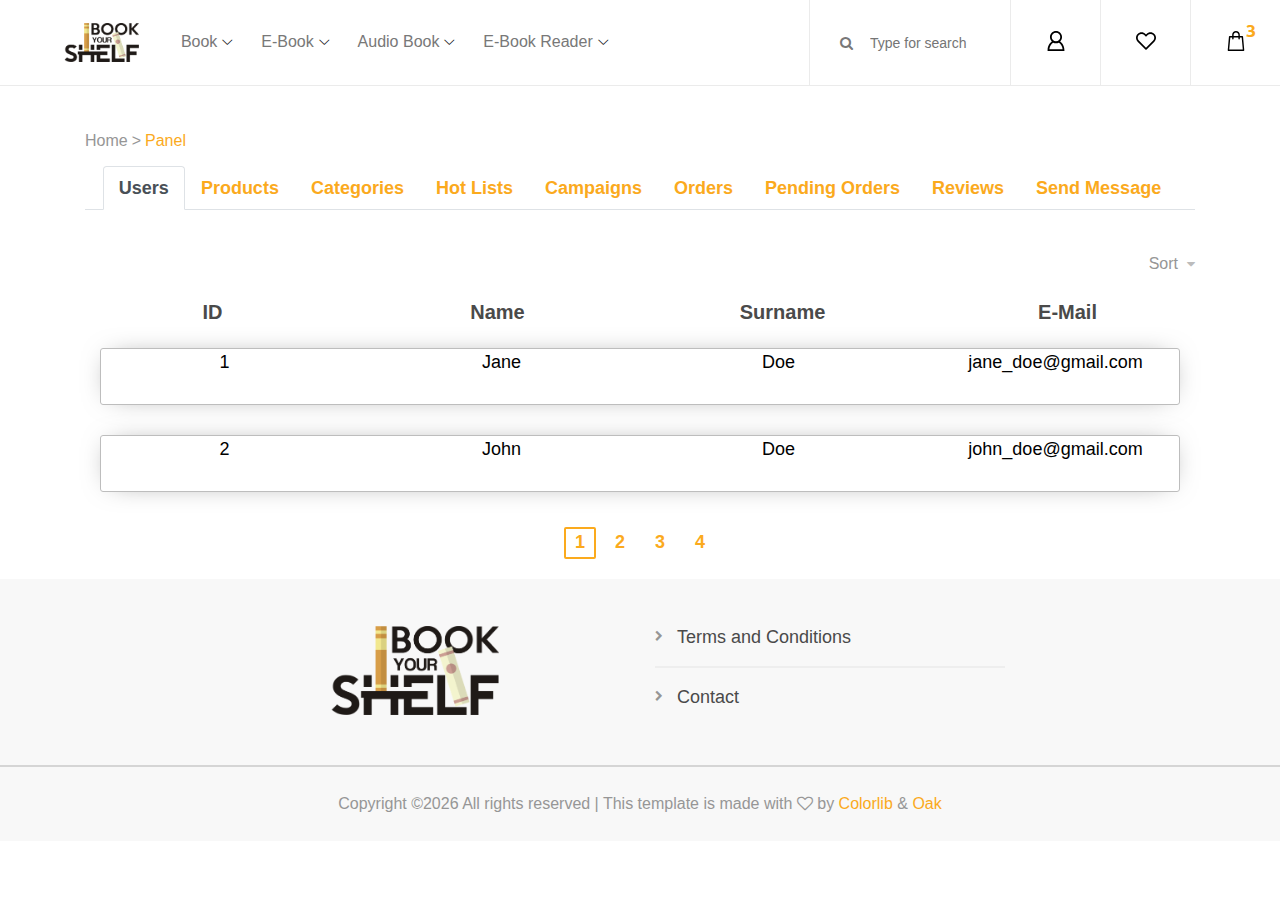
<file: admin-panel.html>
<!DOCTYPE html>
<html lang="en">

<head>
    <title>Panel | Book Your Shelf</title>
    <meta charset="utf-8">
    <meta http-equiv="X-UA-Compatible" content="IE=edge">
    <meta name="description" content="Little Closet template">
    <meta name="viewport" content="width=device-width, initial-scale=1">
    <link rel="stylesheet" type="text/css" href="styles/bootstrap-4.1.2/bootstrap.min.css">
    <link rel="stylesheet" type="text/css" href="styles/bootstrap-4.1.2/bootstrap-multiselect.css">
    <link href="plugins/font-awesome-4.7.0/css/font-awesome.min.css" rel="stylesheet" type="text/css">
    <!-- Favicon  -->
    <link rel="icon" href="images/logo/book_your_shelf_tab.png">
    <link rel="stylesheet" type="text/css" href="plugins/OwlCarousel2-2.2.1/owl.carousel.css">
    <link rel="stylesheet" type="text/css" href="plugins/OwlCarousel2-2.2.1/owl.theme.default.css">
    <link rel="stylesheet" type="text/css" href="plugins/OwlCarousel2-2.2.1/animate.css">
    <link rel="stylesheet" type="text/css" href="styles/admin-panel.css">
    <link rel="stylesheet" type="text/css" href="styles/cart.css">
    <link rel="stylesheet" type="text/css" href="styles/cart_responsive.css">
    <link rel="stylesheet" type="text/css" href="styles/main_styles.css">
    <link rel="stylesheet" type="text/css" href="styles/responsive.css">
    <link rel="stylesheet" type="text/css" href="styles/core-style.css">
    <link rel="stylesheet" type="text/css" href="styles/util.css">
    <link rel="stylesheet" type="text/css" href="styles/checkout.css">
    <link rel="stylesheet" type="text/css" href="styles/profile.css">
</head>

<body>
<!-- Header -->
<header class="header_area">
    <div class="classy-nav-container breakpoint-off d-flex align-items-center justify-content-between">
        <!-- Classy Menu -->
        <nav class="classy-navbar" id="essenceNav">
            <!-- Logo -->
            <a href="index.html" class="book_your_shelf_logo">
                <img src="images/logo/book_your_shelf_logo.png" alt="">
            </a>
            <!-- Navbar Toggler -->
            <div class="classy-navbar-toggler">
                <span class="navbarToggler"><span></span><span></span><span></span></span>
            </div>
            <!-- Menu -->
            <div class="classy-menu">
                <!-- close btn -->
                <div class="classycloseIcon">
                    <div class="cross-wrap"><span class="top"></span><span class="bottom"></span></div>
                </div>
                <!-- Nav Start -->
                <div class="classynav">
                    <ul>
                        <li><a href="#">Book</a>
                            <div class="megamenu">
                                <ul class="single-mega cn-col-4">
                                    <li class="title">Categories</li>
                                    <li><a href="category.html" class="nav-bar-text-overflow">Literature</a></li>
                                    <li><a href="category.html" class="nav-bar-text-overflow">Novel</a></li>
                                    <li><a href="category.html" class="nav-bar-text-overflow">Children and Youth</a>
                                    </li>
                                    <li><a href="category.html" class="nav-bar-text-overflow">Science</a></li>
                                    <li><a href="category.html" class="nav-bar-text-overflow">Comic Book</a></li>
                                    <li><a href="category.html" class="nav-bar-text-overflow">Religion Sufism</a></li>
                                    <li><a href="category.html" class="nav-bar-text-overflow">Course/Exam Books</a></li>
                                    <li><a href="category.html" class="nav-bar-text-overflow">Philosophy</a></li>
                                    <li><a href="category.html" class="nav-bar-text-overflow">Foreign Languages</a></li>
                                    <li><a href="category.html" class="nav-bar-text-overflow" style="font-weight: bold">
                                        Book Cases
                                    </a></li>
                                </ul>
                                <ul class="single-mega cn-col-4">
                                    <li class="title">Campaigns</li>
                                    <li><a href="category.html" class="nav-bar-text-overflow">Literature Day</a></li>
                                    <li><a href="category.html" class="nav-bar-text-overflow">Black Friday</a></li>
                                    <li><a href="category.html" class="nav-bar-text-overflow">Home Reading Festival</a>
                                    </li>
                                    <li><a href="category.html" class="nav-bar-text-overflow">Up to 40% Discount at
                                        İşbank Cultural Publications & İşbank Science Publications</a></li>
                                    <li><a href="category.html" class="nav-bar-text-overflow">40% Discount on Bilgi
                                        Publishing House Classics</a></li>
                                </ul>
                                <ul class="single-mega cn-col-4">
                                    <li class="title">Hot Lists</li>
                                    <li><a href="category.html" class="nav-bar-text-overflow">Best Sellers</a></li>
                                    <li><a href="category.html" class="nav-bar-text-overflow">New Releases</a></li>
                                    <li><a href="category.html" class="nav-bar-text-overflow">Our Picks For You</a></li>
                                </ul>
                                <div class="single-mega cn-col-4">
                                    <img src="images/icons/01brownbookicon.jpg" alt="">
                                </div>
                            </div>
                        </li>
                        <li><a href="#">E-Book</a>
                            <div class="megamenu">
                                <ul class="single-mega cn-col-4">
                                    <li class="title">Categories</li>
                                    <li><a href="category.html" class="nav-bar-text-overflow">Fiction and Literature</a>
                                    </li>
                                    <li><a href="category.html" class="nav-bar-text-overflow">Health and Care</a></li>
                                    <li><a href="category.html" class="nav-bar-text-overflow">Literature and Writing</a>
                                    </li>
                                    <li><a href="category.html" class="nav-bar-text-overflow">Life Style</a></li>
                                    <li><a href="category.html" class="nav-bar-text-overflow">Sports and Recreation</a>
                                    </li>
                                    <li><a href="category.html" class="nav-bar-text-overflow">Science Fiction and
                                        Fantasy</a></li>
                                </ul>
                                <ul class="single-mega cn-col-4">
                                    <li class="title">Campaigns</li>
                                    <li><a href="category.html" class="nav-bar-text-overflow">Black Friday</a></li>
                                    <li><a href="category.html" class="nav-bar-text-overflow">Sports Day</a></li>
                                    <li><a href="category.html" class="nav-bar-text-overflow">%40 Discount on Science
                                        Fiction and Fantasy</a></li>
                                </ul>
                                <ul class="single-mega cn-col-4">
                                    <li class="title">Hot Lists</li>
                                    <li><a href="category.html" class="nav-bar-text-overflow">Best Sellers</a></li>
                                    <li><a href="category.html" class="nav-bar-text-overflow">New Releases</a></li>
                                    <li><a href="category.html" class="nav-bar-text-overflow">Our Picks For You</a></li>
                                </ul>
                                <div class="single-mega cn-col-4">
                                    <img src="images/icons/01brownebookicon.jpg" alt="">
                                </div>
                            </div>
                        </li>
                        <li><a href="#">Audio Book</a>
                            <div class="megamenu">
                                <ul class="single-mega cn-col-4">
                                    <li class="title">Categories</li>
                                    <li><a href="category.html" class="nav-bar-text-overflow">Mystery and Suspicion</a>
                                    </li>
                                    <li><a href="category.html" class="nav-bar-text-overflow">Romance</a></li>
                                    <li><a href="category.html" class="nav-bar-text-overflow">Literature</a></li>
                                    <li><a href="category.html" class="nav-bar-text-overflow">Children and Youth</a>
                                    </li>
                                    <li><a href="category.html" class="nav-bar-text-overflow">Cartoons and Comics</a>
                                    </li>
                                    <li><a href="category.html" class="nav-bar-text-overflow">Business and Finance</a>
                                    </li>
                                    <li><a href="category.html" class="nav-bar-text-overflow">Biography and Memory</a>
                                    </li>
                                    <li><a href="category.html" class="nav-bar-text-overflow">Romantic</a></li>
                                </ul>
                                <ul class="single-mega cn-col-4">
                                    <li class="title">Campaigns</li>
                                    <li><a href="category.html" class="nav-bar-text-overflow">Black Friday</a></li>
                                    <li><a href="category.html" class="nav-bar-text-overflow">Cartoons and Comics
                                        Day</a></li>
                                    <li><a href="category.html" class="nav-bar-text-overflow">%20 on Romantic</a></li>
                                </ul>
                                <ul class="single-mega cn-col-4">
                                    <li class="title">Hot Lists</li>
                                    <li><a href="category.html" class="nav-bar-text-overflow">Best Sellers</a></li>
                                    <li><a href="category.html" class="nav-bar-text-overflow">New Releases</a></li>
                                    <li><a href="category.html" class="nav-bar-text-overflow">Our Picks For You</a></li>
                                </ul>
                                <div class="single-mega cn-col-4">
                                    <img src="images/icons/01brownaudiobookicon.jpg" alt="">
                                </div>
                            </div>
                        </li>
                        <li><a href="#">E-Book Reader</a>
                            <div class="megamenu">
                                <ul class="single-mega cn-col-4">
                                    <li class="title">Categories</li>
                                    <li><a href="category.html">Kobo</a></li>
                                    <li><a href="category.html">Calibro</a></li>
                                    <li><a href="category.html" class="nav-bar-text-overflow" style="font-weight: bold">
                                        E-Book Reader Cases
                                    </a></li>
                                </ul>
                                <ul class="single-mega cn-col-4">
                                    <li class="title">Campaigns</li>
                                    <li><a href="category.html">Black Friday</a></li>
                                    <li><a href="category.html">E-Book Reader Day</a></li>
                                </ul>
                                <ul class="single-mega cn-col-4">
                                    <li class="title">Hot Lists</li>
                                    <li><a href="category.html" class="nav-bar-text-overflow">Best Sellers</a></li>
                                    <li><a href="category.html" class="nav-bar-text-overflow">New Releases</a></li>
                                    <li><a href="category.html" class="nav-bar-text-overflow">Our Picks For You</a></li>
                                </ul>
                                <div class="single-mega cn-col-4">
                                    <img src="images/icons/01brownebookicon.jpg" alt="">
                                </div>
                            </div>
                        </li>
                    </ul>
                </div>
                <!-- Nav End -->
            </div>
        </nav>

        <!-- Header Meta Data -->
        <div class="header-meta d-flex clearfix justify-content-end">
            <!-- Search Area -->
            <div class="search-area">
                <form action="#" method="post">
                    <input type="search" name="search" id="headerSearch" placeholder="Type for search">
                    <button type="submit"><i class="fa fa-search" aria-hidden="true"></i></button>
                </form>
            </div>

            <!-- User Area -->
            <div class="user-button-dropdown user-login-info">
                <a href=""><img src="images/core-img/user.svg" alt=""></a>
                <div class="user-button-dropdown-content">
                    <a href="register.html" style="line-height: 40px">Register</a>
                    <a href="login.html" style="line-height: 40px">Login</a>
                    <a href="profile.html" style="line-height: 40px">Profile</a>
                    <a href="admin-panel.html" style="line-height: 40px">Panel</a>
                    <a href="index.html" style="line-height: 40px">Logout</a>
                </div>
            </div>

            <!-- Favourite Area -->
            <div class="favourite-area">
                <a href="wish-list.html"><img src="images/core-img/heart.svg" alt=""></a>
            </div>

            <!-- Cart Area -->
            <div class="cart-area">
                <a href="cart.html" id="essenceCartBtn"><img src="images/core-img/bag.svg" alt="">
                    <span>3</span></a>
            </div>
        </div>
    </div>
</header>

<div class="super_container">
    <div class="super_container_inner">
        <div class="super_overlay"></div>

        <!-- Breadcrumbs -->
        <div class="container">
            <div class="row products_bar_row">
                <div class="col">
                    <div class="products_bar d-flex flex-lg-row flex-column align-items-lg-center align-items-start justify-content-lg-start justify-content-center">
                        <div class="breadcrumbs d-flex flex-column align-items-center justify-content-center">
                            <ul class="d-flex flex-row align-items-start justify-content-start text-center">
                                <li><a href="index.html">Home</a></li>
                                <li style="color: #fbaa1d">Panel</li>
                            </ul>
                        </div>
                    </div>
                </div>
            </div>
        </div>

        <section class="product_description_area">
            <div class="container">
                <ul class="nav nav-tabs justify-content-center" id="myTab" role="tablist">
                    <li class="nav-item">
                        <a class="nav-link active profile-navbar-text" id="user-tab" data-toggle="tab"
                           href="#user" role="tab" aria-controls="user" aria-selected="true">Users</a>
                    </li>

                    <li class="nav-item">
                        <a class="nav-link profile-navbar-text" id="reviews-tab" data-toggle="tab" href="#product"
                           role="tab" aria-controls="product" aria-selected="false">Products</a>
                    </li>

                    <li class="nav-item">
                        <a class="nav-link profile-navbar-text" id="category-tab" data-toggle="tab"
                           href="#category" role="tab" aria-controls="category" aria-selected="true">Categories</a>
                    </li>

                    <li class="nav-item">
                        <a class="nav-link profile-navbar-text" id="hot-list-tab" data-toggle="tab" href="#hot-list"
                           role="tab" aria-controls="hot-list" aria-selected="true">Hot Lists</a>
                    </li>

                    <li class="nav-item">
                        <a class="nav-link profile-navbar-text" id="campaign-tab" data-toggle="tab" href="#campaign"
                           role="tab" aria-controls="campaign" aria-selected="true">Campaigns</a>
                    </li>

                    <li class="nav-item">
                        <a class="nav-link profile-navbar-text" id="order-tab" data-toggle="tab" href="#order"
                           role="tab" aria-controls="order" aria-selected="false">Orders</a>
                    </li>

                    <li class="nav-item">
                        <a class="nav-link profile-navbar-text" id="pending-order-tab" data-toggle="tab"
                           href="#pending-order"
                           role="tab" aria-controls="pending-order" aria-selected="false">Pending Orders</a>
                    </li>

                    <li class="nav-item">
                        <a class="nav-link profile-navbar-text" id="review-tab" data-toggle="tab" href="#review"
                           role="tab" aria-controls="review" aria-selected="false">Reviews</a>
                    </li>

                    <li class="nav-item">
                        <a class="nav-link profile-navbar-text" id="message-tab" data-toggle="tab"
                           href="#message"
                           role="tab" aria-controls="message" aria-selected="false">Send Message</a>
                    </li>
                </ul>
                <br>
                <br>
                <div class="tab-content" id="myTabContent">

                    <!-- User -->
                    <div class="tab-pane fade show active" id="user" role="tabpanel" aria-labelledby="user-tab">

                        <!-- Sort orders -->
                        <div class="products_bar_side d-flex flex-row align-items-end justify-content-end ml-lg-auto">
                            <div class="products_dropdown product_dropdown_sorting">
                                <div class="isotope_sorting_text"><span>Sort</span><i
                                        class="fa fa-caret-down" aria-hidden="true"></i></div>
                                <ul>
                                    <li class="item_sorting_btn"
                                        data-isotope-option='{ "sortBy": "original-order" }'>ID
                                    </li>
                                    <li class="item_sorting_btn" data-isotope-option='{ "sortBy": "name" }'>Name</li>
                                    <li class="item_sorting_btn" data-isotope-option='{ "sortBy": "surname" }'>Surname
                                    </li>
                                    <li class="item_sorting_btn" data-isotope-option='{ "sortBy": "email" }'>E-Mail</li>
                                </ul>
                            </div>
                        </div>

                        <br>

                        <div>
                            <div class="row order - row ">

                                <div class="col-lg-3 col-md-3 col-xs-6">
                                    <div class="profile-order-title">ID</div>
                                </div>

                                <div class="col-lg-3 col-md-3 col-xs-6">
                                    <div class="profile-order-title">Name</div>
                                </div>

                                <div class="col-lg-3 col-md-3 col-xs-6">
                                    <div class="profile-order-title">Surname</div>
                                </div>
                                <div class="col-lg-3 col-md-3 col-xs-6">
                                    <div class="profile-order-title">E-Mail</div>
                                </div>
                            </div>
                            <br>
                            <div class="container">
                                <div class="orderDetailBox">

                                    <!-- User -->
                                    <div class="product">
                                        <a href="user-details.html">
                                            <div class="product_content">
                                                <div class="row order - row collapsible">
                                                    <div class="col-lg-3 col-md-3 col-xs-6">
                                                        <div class="profile-order-text">1</div>
                                                    </div>
                                                    <div class="col-lg-3 col-md-3 col-xs-6">
                                                        <div class="profile-order-text">Jane</div>
                                                    </div>

                                                    <div class="col-lg-3 col-md-3 col-xs-6">
                                                        <div class="profile-order-text">Doe</div>
                                                    </div>

                                                    <div class="col-lg-3 col-md-3 col-xs-6">
                                                        <div class="profile-order-text">jane_doe@gmail.com</div>
                                                    </div>
                                                </div>
                                            </div>
                                        </a>
                                    </div>

                                    <!-- User -->
                                    <div class="product">
                                        <a href="user-details.html">
                                            <div class="product_content">
                                                <div class="row order - row collapsible">
                                                    <div class="col-lg-3 col-md-3 col-xs-6">
                                                        <div class="profile-order-text">2</div>
                                                    </div>
                                                    <div class="col-lg-3 col-md-3 col-xs-6">
                                                        <div class="profile-order-text">John</div>
                                                    </div>

                                                    <div class="col-lg-3 col-md-3 col-xs-6">
                                                        <div class="profile-order-text">Doe</div>
                                                    </div>

                                                    <div class="col-lg-3 col-md-3 col-xs-6">
                                                        <div class="profile-order-text">john_doe@gmail.com</div>
                                                    </div>
                                                </div>
                                            </div>
                                        </a>
                                    </div>
                                </div>
                            </div>
                        </div>

                        <!-- No user -->
                        <div class="warning-text" style="display: none">There are no users.</div>

                        <div class="row page_nav_row">
                            <div class="col">
                                <div class="page_nav">
                                    <ul class="d-flex flex-row align-items-start justify-content-center">
                                        <li class="active"><a href="#">1</a></li>
                                        <li><a href="#" style="color: #fbaa1d;">2</a></li>
                                        <li><a href="#" style="color: #fbaa1d;">3</a></li>
                                        <li><a href="#" style="color: #fbaa1d;">4</a></li>
                                    </ul>
                                </div>
                            </div>
                        </div>
                    </div>

                    <!-- Category -->
                    <div class="tab-pane fade" id="category" role="tabpanel" aria-labelledby="category-tab">

                        <!-- Add category button -->
                        <div class="address-element-padding">
                            <a href="#new_category" class="trans_200" data-toggle="collapse">
                                <div class="billingAddress">
                                    <div class="product_content">
                                        <div style="align-items: center; justify-content: center"
                                             class="row order - row ">
                                            <div class="add-address">Add New Category</div>
                                            <i style="padding-left: 5px" class="fa fa-plus"></i>
                                        </div>
                                    </div>
                                </div>
                            </a>
                        </div>

                        <!-- Category form -->
                        <div id="new_category" class="collapse">

                            <div class="address-container">
                                <div class="billingAddress">
                                    <div class="checkout_form_container">
                                        <form action="#" id="new_category_form" class="checkout_form">

                                            <!-- Product Type -->
                                            <div>
                                                <div class="login-text p-b-10" style="color: black;">
                                                    Product Type
                                                </div>

                                                <select name="book_type" id="category_product_type"
                                                        class="dropdown_item_select checkout_input"
                                                        require="required">
                                                    <option>Select Product Type</option>
                                                    <option>Book</option>
                                                    <option>E-Book</option>
                                                    <option>Audio Book</option>
                                                    <option>E-Book Reader</option>
                                                    <option>E-Book Reader Case</option>
                                                    <option>Book Case</option>
                                                </select>
                                            </div>

                                            <!-- Name -->
                                            <div>
                                                <div class="login-text p-b-10" style="color: black;">
                                                    Category Name
                                                </div>

                                                <input type="text" id="new_category_name"
                                                       class="checkout_input form-control"
                                                       placeholder="Category Name" required="required">
                                            </div>

                                            <div><!--ERROR--></div>

                                            <!-- Button -->
                                            <div class="login_button trans_200"><a href="#">Add category</a></div>

                                        </form>
                                    </div>
                                </div>
                            </div>
                        </div>

                        <!-- Sort orders -->
                        <div class="products_bar_side d-flex flex-row align-items-end justify-content-end ml-lg-auto">
                            <div class="products_dropdown product_dropdown_sorting">
                                <div class="isotope_sorting_text"><span>Sort</span><i
                                        class="fa fa-caret-down" aria-hidden="true"></i></div>
                                <ul>
                                    <li class="item_sorting_btn"
                                        data-isotope-option='{ "sortBy": "original-order" }'>ID
                                    </li>
                                    <li class="item_sorting_btn" data-isotope-option='{ "sortBy": "name" }'>Name</li>
                                    <li class="item_sorting_btn" data-isotope-option='{ "sortBy": "product-num" }'>
                                        Total Product
                                    </li>
                                    <li class="item_sorting_btn" data-isotope-option='{ "sortBy": "sub-num" }'>
                                        Total Subcategory
                                    </li>
                                </ul>
                            </div>
                        </div>

                        <br>

                        <div>
                            <div class="row order - row ">

                                <div class="col-lg-3 col-md-3 col-xs-6">
                                    <div class="profile-order-title">ID</div>
                                </div>

                                <div class="col-lg-3 col-md-3 col-xs-6">
                                    <div class="profile-order-title">Name</div>
                                </div>

                                <div class="col-lg-3 col-md-3 col-xs-6">
                                    <div class="profile-order-title">Total Product</div>
                                </div>
                                <div class="col-lg-3 col-md-3 col-xs-6">
                                    <div class="profile-order-title">Total Subcategory</div>
                                </div>
                            </div>
                            <br>
                            <div class="container">
                                <div class="orderDetailBox">

                                    <!-- Category -->
                                    <div class="address-element-padding">
                                        <a href="category-details.html">
                                            <div class="category-element">
                                                <div class="product_content">
                                                    <div class="row order - row collapsible">
                                                        <div class="col-lg-3 col-md-3 col-xs-6">
                                                            <div class="profile-order-text">1</div>
                                                        </div>
                                                        <div class="col-lg-3 col-md-3 col-xs-6">
                                                            <div class="profile-order-text">Novel</div>
                                                        </div>

                                                        <div class="col-lg-3 col-md-3 col-xs-6">
                                                            <div class="profile-order-text">4</div>
                                                        </div>

                                                        <div class="col-lg-3 col-md-3 col-xs-6">
                                                            <div class="profile-order-text">2</div>
                                                        </div>
                                                    </div>
                                                </div>
                                            </div>
                                        </a>
                                    </div>

                                    <!-- Category -->
                                    <div class="address-element-padding">
                                        <a href="category-details.html">
                                            <div class="category-element">
                                                <div class="product_content">
                                                    <div class="row order - row collapsible">
                                                        <div class="col-lg-3 col-md-3 col-xs-6">
                                                            <div class="profile-order-text">2</div>
                                                        </div>
                                                        <div class="col-lg-3 col-md-3 col-xs-6">
                                                            <div class="profile-order-text">Literature</div>
                                                        </div>

                                                        <div class="col-lg-3 col-md-3 col-xs-6">
                                                            <div class="profile-order-text">0</div>
                                                        </div>

                                                        <div class="col-lg-3 col-md-3 col-xs-6">
                                                            <div class="profile-order-text">3</div>
                                                        </div>
                                                    </div>
                                                </div>
                                            </div>
                                        </a>
                                    </div>
                                </div>
                            </div>
                        </div>

                        <!-- No categories -->
                        <div class="warning-text" style="display: none">There are no categories.</div>

                        <div class="row page_nav_row">
                            <div class="col">
                                <div class="page_nav">
                                    <ul class="d-flex flex-row align-items-start justify-content-center">
                                        <li class="active"><a href="#">1</a></li>
                                        <li><a href="#" style="color: #fbaa1d;">2</a></li>
                                        <li><a href="#" style="color: #fbaa1d;">3</a></li>
                                        <li><a href="#" style="color: #fbaa1d;">4</a></li>
                                    </ul>
                                </div>
                            </div>
                        </div>
                    </div>

                    <!-- Hot List -->
                    <div class="tab-pane fade" id="hot-list" role="tabpanel" aria-labelledby="hot-list-tab">

                        <!-- Add hot list button -->
                        <div class="address-element-padding">
                            <a href="#new_hot_list" class="trans_200" data-toggle="collapse">
                                <div class="billingAddress">
                                    <div class="product_content">
                                        <div style="align-items: center; justify-content: center"
                                             class="row order - row ">
                                            <div class="add-address">Add New Hot List</div>
                                            <i style="padding-left: 5px" class="fa fa-plus"></i>
                                        </div>
                                    </div>
                                </div>
                            </a>
                        </div>

                        <!-- Category form -->
                        <div id="new_hot_list" class="collapse">

                            <div class="address-container">
                                <div class="billingAddress">
                                    <div class="checkout_form_container">
                                        <form action="#" id="new_hot_list_form" class="checkout_form">

                                            <!-- Category -->
                                            <div>
                                                <div class="login-text p-b-10" style="color: black;">
                                                    Category
                                                </div>
                                                <select name="new_hot_list_categories"
                                                        id="new_hot_list_categories" multiple="multiple"
                                                        require="required">
                                                    <option value="literature">Literature</option>
                                                    <option value="novel">Novel</option>
                                                    <option value="poet">Poet</option>
                                                    <option value="comicon">Comicon</option>
                                                </select>
                                            </div>

                                            <div class="row">
                                                <div class="col-md-6">
                                                    <div class="login-text p-b-10" style="color: black;">
                                                        Hot List Type
                                                    </div>
                                                    <select name="new_hot_list_type" id="new_hot_list_type"
                                                            class="dropdown_item_select checkout_input"
                                                            require="required">
                                                        <option>SELECT</option>
                                                        <option>Best Sellers</option>
                                                        <option>New Releases</option>
                                                        <option>Our Picks For You</option>
                                                    </select>
                                                </div>
                                                <div class="col-md-6">
                                                    <div class="login-text p-b-10" style="color: black;">
                                                        Number of Products
                                                    </div>
                                                    <input type="number" id="new_hot_list_product_number"
                                                           class="checkout_input form-control" min="1"
                                                           placeholder="Number of Products" required="required">
                                                </div>
                                            </div>

                                            <!-- Start -->
                                            <div class="row">
                                                <div class="col-md-6">
                                                    <div class="login-text p-b-10" style="color: black;">
                                                        Hot List Start Date
                                                    </div>
                                                    <input type="text" id="new_hot_list_start_date"
                                                           class="checkout_input form-control date"
                                                           placeholder="dd/mm/yyyy">
                                                </div>
                                                <div class="col-md-6">
                                                    <div class="login-text p-b-10" style="color: black;">
                                                        Hot List Start Time
                                                    </div>
                                                    <input type="text" id="new_hot_list_start_time"
                                                           class="checkout_input form-control time"
                                                           placeholder="hh:mm">
                                                </div>
                                            </div>

                                            <!-- End -->
                                            <div class="row">
                                                <div class="col-md-6">
                                                    <div class="login-text p-b-10" style="color: black;">
                                                        Hot List End Date
                                                    </div>
                                                    <input type="text" id="new_hot_list_end_date"
                                                           class="checkout_input form-control date"
                                                           placeholder="dd/mm/yyyy">
                                                </div>
                                                <div class="col-md-6">
                                                    <div class="login-text p-b-10" style="color: black;">
                                                        Hot List End Time
                                                    </div>
                                                    <input type="text" id="new_hot_list_end_time"
                                                           class="checkout_input form-control time"
                                                           placeholder="hh:mm">
                                                </div>
                                            </div>

                                            <div><!--ERROR--></div>

                                            <!-- Button -->
                                            <div class="login_button trans_200"><a href="#">Add Hot List</a></div>
                                        </form>
                                    </div>
                                </div>
                            </div>
                        </div>

                        <!-- Sort orders -->
                        <div class="products_bar_side d-flex flex-row align-items-end justify-content-end ml-lg-auto">
                            <div class="products_dropdown product_dropdown_sorting">
                                <div class="isotope_sorting_text"><span>Sort</span><i
                                        class="fa fa-caret-down" aria-hidden="true"></i></div>
                                <ul>
                                    <li class="item_sorting_btn"
                                        data-isotope-option='{ "sortBy": "original-order" }'>ID
                                    </li>
                                    <li class="item_sorting_btn" data-isotope-option='{ "sortBy": "name" }'>Category
                                    </li>
                                    <li class="item_sorting_btn" data-isotope-option='{ "sortBy": "product-num" }'>
                                        Number of Products
                                    </li>
                                </ul>
                            </div>
                            <div class="products_dropdown text-right product_dropdown_filter">
                                <div class="isotope_filter_text"><span>Filter</span><i class="fa fa-caret-down"
                                                                                       aria-hidden="true"></i></div>
                                <ul>
                                    <li class="item_filter_btn" data-filter="*">All</li>
                                    <li class="item_filter_btn" data-filter=".ongoing">Ongoing</li>
                                    <li class="item_filter_btn" data-filter=".ended">Ended</li>
                                    <li class="item_filter_btn" data-filter=".ended">Best Sellers</li>
                                    <li class="item_filter_btn" data-filter=".ended">New Releases</li>
                                    <li class="item_filter_btn" data-filter=".ended">Our Picks For You</li>
                                </ul>
                            </div>
                        </div>

                        <br>

                        <div>
                            <div class="row order - row ">

                                <div class="col-lg-3 col-md-3 col-xs-6">
                                    <div class="profile-order-title">ID</div>
                                </div>

                                <div class="col-lg-3 col-md-3 col-xs-6">
                                    <div class="profile-order-title">Category</div>
                                </div>

                                <div class="col-lg-3 col-md-3 col-xs-6">
                                    <div class="profile-order-title">Hot List Type</div>
                                </div>

                                <div class="col-lg-3 col-md-3 col-xs-6">
                                    <div class="profile-order-title">Number of Products</div>
                                </div>
                            </div>
                            <br>
                            <div class="container">
                                <div class="orderDetailBox">

                                    <!-- Category -->
                                    <div class="address-element-padding">
                                        <a href="hot-list-details.html">
                                            <div class="category-element">
                                                <div class="product_content">
                                                    <div class="row order - row collapsible">
                                                        <div class="col-lg-3 col-md-3 col-xs-6">
                                                            <div class="profile-order-text">1</div>
                                                        </div>
                                                        <div class="col-lg-3 col-md-3 col-xs-6">
                                                            <div class="profile-order-text">Literature, Novel</div>
                                                        </div>

                                                        <div class="col-lg-3 col-md-3 col-xs-6">
                                                            <div class="profile-order-text">Best Sellers</div>
                                                        </div>

                                                        <div class="col-lg-3 col-md-3 col-xs-6">
                                                            <div class="profile-order-text">10</div>
                                                        </div>
                                                    </div>
                                                </div>
                                            </div>
                                        </a>
                                    </div>

                                    <!-- Category -->
                                    <div class="address-element-padding">
                                        <a href="hot-list-details.html">
                                            <div class="category-element">
                                                <div class="product_content">
                                                    <div class="row order - row collapsible">
                                                        <div class="col-lg-3 col-md-3 col-xs-6">
                                                            <div class="profile-order-text">2</div>
                                                        </div>
                                                        <div class="col-lg-3 col-md-3 col-xs-6">
                                                            <div class="profile-order-text">Literature</div>
                                                        </div>

                                                        <div class="col-lg-3 col-md-3 col-xs-6">
                                                            <div class="profile-order-text">New Releases</div>
                                                        </div>

                                                        <div class="col-lg-3 col-md-3 col-xs-6">
                                                            <div class="profile-order-text">100</div>
                                                        </div>
                                                    </div>
                                                </div>
                                            </div>
                                        </a>
                                    </div>
                                </div>
                            </div>
                        </div>

                        <!-- No categories -->
                        <div class="warning-text" style="display: none">There are no categories.</div>

                        <div class="row page_nav_row">
                            <div class="col">
                                <div class="page_nav">
                                    <ul class="d-flex flex-row align-items-start justify-content-center">
                                        <li class="active"><a href="#">1</a></li>
                                        <li><a href="#" style="color: #fbaa1d;">2</a></li>
                                        <li><a href="#" style="color: #fbaa1d;">3</a></li>
                                        <li><a href="#" style="color: #fbaa1d;">4</a></li>
                                    </ul>
                                </div>
                            </div>
                        </div>
                    </div>

                    <!-- Campaign -->
                    <div class="tab-pane fade" id="campaign" role="tabpanel" aria-labelledby="campaign-tab">
                        <!-- Add campaign button -->
                        <div class="address-element-padding">
                            <a href="#new_campaign" class="trans_200" data-toggle="collapse">
                                <div class="billingAddress">
                                    <div class="product_content">
                                        <div style="align-items: center; justify-content: center"
                                             class="row order - row ">
                                            <div class="add-address">Add New Campaign</div>
                                            <i style="padding-left: 5px" class="fa fa-plus"></i>
                                        </div>
                                    </div>
                                </div>
                            </a>
                        </div>

                        <!-- Category form -->
                        <div id="new_campaign" class="collapse">

                            <div class="address-container">
                                <div class="billingAddress">
                                    <div class="checkout_form_container">
                                        <form action="#" id="new_campaign_form" class="checkout_form">

                                            <!-- Name -->
                                            <div>
                                                <div class="login-text p-b-10" style="color: black;">
                                                    Campaign Name
                                                </div>

                                                <input type="text" id="new_campaign_name"
                                                       class="checkout_input form-control"
                                                       placeholder="Campaign Name" required="required">
                                            </div>

                                            <div class="row">
                                                <div class="col-md-6">
                                                    <div class="login-text p-b-10" style="color: black;">
                                                        Discount Rate
                                                    </div>
                                                    <input type="text" id="new_campaign_rate"
                                                           class="checkout_input form-control discount-rate"
                                                           placeholder="Discount Rate" required="required">
                                                </div>
                                                <div class="col-md-6">
                                                    <div class="login-text p-b-10" style="color: black;">
                                                        Category
                                                    </div>
                                                    <select name="campaign_update_categories"
                                                            id="new_campaign_categories" multiple="multiple"
                                                            require="required">
                                                        <option value="literature">Literature</option>
                                                        <option value="novel">Novel</option>
                                                        <option value="poet">Poet</option>
                                                        <option value="comicon">Comicon</option>
                                                    </select>
                                                </div>
                                            </div>

                                            <div class="row">
                                                <div class="col-md-6">
                                                    <div class="login-text p-b-10" style="color: black;">
                                                        Campaign Start Date
                                                    </div>
                                                    <input type="text" id="campaign_start_date"
                                                           class="checkout_input form-control date"
                                                           placeholder="dd/mm/yyyy">
                                                </div>
                                                <div class="col-md-6">
                                                    <div class="login-text p-b-10" style="color: black;">
                                                        Campaign End Date
                                                    </div>
                                                    <input type="text" id="campaign_end_date"
                                                           class="checkout_input form-control date"
                                                           placeholder="dd/mm/yyyy">
                                                </div>
                                            </div>

                                            <div><!--ERROR--></div>

                                            <!-- Button -->
                                            <div class="login_button trans_200"><a href="#">Add campaign</a></div>
                                        </form>
                                    </div>
                                </div>
                            </div>
                        </div>

                        <!-- Sort orders -->
                        <div class="products_bar_side d-flex flex-row align-items-end justify-content-end ml-lg-auto">
                            <div class="products_dropdown product_dropdown_sorting">
                                <div class="isotope_sorting_text"><span>Sort</span><i
                                        class="fa fa-caret-down" aria-hidden="true"></i></div>
                                <ul>
                                    <li class="item_sorting_btn"
                                        data-isotope-option='{ "sortBy": "original-order" }'>ID
                                    </li>
                                    <li class="item_sorting_btn" data-isotope-option='{ "sortBy": "name" }'>Campaign
                                        Name
                                    </li>
                                    <li class="item_sorting_btn" data-isotope-option='{ "sortBy": "rate" }'>
                                        Discount Rate
                                    </li>
                                    <li class="item_sorting_btn" data-isotope-option='{ "sortBy": "category" }'>
                                        Category
                                    </li>
                                </ul>
                            </div>
                            <div class="products_dropdown text-right product_dropdown_filter">
                                <div class="isotope_filter_text"><span>Filter</span><i class="fa fa-caret-down"
                                                                                       aria-hidden="true"></i></div>
                                <ul>
                                    <li class="item_filter_btn" data-filter="*">All</li>
                                    <li class="item_filter_btn" data-filter=".ongoing">Ongoing</li>
                                    <li class="item_filter_btn" data-filter=".ended">Ended</li>
                                </ul>
                            </div>
                        </div>
                        <br>
                        <div>
                            <div class="row order - row ">

                                <div class="col-lg-3 col-md-3 col-xs-6">
                                    <div class="profile-order-title">ID</div>
                                </div>

                                <div class="col-lg-3 col-md-3 col-xs-6">
                                    <div class="profile-order-title">Campaign Name</div>
                                </div>

                                <div class="col-lg-3 col-md-3 col-xs-6">
                                    <div class="profile-order-title">Discount Rate</div>
                                </div>
                                <div class="col-lg-3 col-md-3 col-xs-6">
                                    <div class="profile-order-title">Category</div>
                                </div>
                            </div>
                            <br>
                            <div class="container">
                                <div class="orderDetailBox">

                                    <!-- Category -->
                                    <div class="address-element-padding">
                                        <a href="campaign-details.html">
                                            <div class="category-element">
                                                <div class="product_content">
                                                    <div class="row order - row collapsible">
                                                        <div class="col-lg-3 col-md-3 col-xs-6">
                                                            <div class="profile-order-text">1</div>
                                                        </div>
                                                        <div class="col-lg-3 col-md-3 col-xs-6">
                                                            <div class="profile-order-text">Literature Day</div>
                                                        </div>

                                                        <div class="col-lg-3 col-md-3 col-xs-6">
                                                            <div class="profile-order-text">%10</div>
                                                        </div>

                                                        <div class="col-lg-3 col-md-3 col-xs-6">
                                                            <div class="profile-order-text">Literature</div>
                                                        </div>
                                                    </div>
                                                </div>
                                            </div>
                                        </a>
                                    </div>

                                    <!-- Category -->
                                    <div class="address-element-padding">
                                        <a href="campaign-details.html">
                                            <div class="category-element">
                                                <div class="product_content">
                                                    <div class="row order - row collapsible">
                                                        <div class="col-lg-3 col-md-3 col-xs-6">
                                                            <div class="profile-order-text">2</div>
                                                        </div>
                                                        <div class="col-lg-3 col-md-3 col-xs-6">
                                                            <div class="profile-order-text">Crazy Friday</div>
                                                        </div>

                                                        <div class="col-lg-3 col-md-3 col-xs-6">
                                                            <div class="profile-order-text">%20</div>
                                                        </div>

                                                        <div class="col-lg-3 col-md-3 col-xs-6">
                                                            <div class="profile-order-text">All</div>
                                                        </div>
                                                    </div>
                                                </div>
                                            </div>
                                        </a>
                                    </div>
                                </div>
                            </div>
                        </div>

                        <!-- No categories -->
                        <div class="warning-text" style="display: none">There are no categories.</div>

                        <div class="row page_nav_row">
                            <div class="col">
                                <div class="page_nav">
                                    <ul class="d-flex flex-row align-items-start justify-content-center">
                                        <li class="active"><a href="#">1</a></li>
                                        <li><a href="#" style="color: #fbaa1d;">2</a></li>
                                        <li><a href="#" style="color: #fbaa1d;">3</a></li>
                                        <li><a href="#" style="color: #fbaa1d;">4</a></li>
                                    </ul>
                                </div>
                            </div>
                        </div>
                    </div>

                    <!-- Product -->
                    <div class="tab-pane fade" id="product" role="tabpanel" aria-labelledby="product-tab">
                        <!-- Add campaign button -->
                        <div class="address-element-padding">
                            <a href="#new_product" class="trans_200" data-toggle="collapse">
                                <div class="billingAddress">
                                    <div class="product_content">
                                        <div style="align-items: center; justify-content: center"
                                             class="row order - row ">
                                            <div class="add-address">Add New Product</div>
                                            <i style="padding-left: 5px" class="fa fa-plus"></i>
                                        </div>
                                    </div>
                                </div>
                            </a>
                        </div>

                        <!-- Category form -->
                        <div id="new_product" class="collapse">
                            <div class="address-container">
                                <div class="billingAddress">
                                    <div class="checkout_form_container">
                                        <form action="#" id="new_product_form" class="checkout_form">
                                            <select name="book_type" id="book_type"
                                                    class="dropdown_item_select checkout_input"
                                                    require="required">
                                                <option>Select Product Type</option>
                                                <option>Book</option>
                                                <option>E-Book</option>
                                                <option>Audio Book</option>
                                                <option>E-Book Reader</option>
                                                <option>E-Book Reader Case</option>
                                                <option>Book Case</option>
                                            </select>
                                            <br><br>
                                            <div id="book" class="d-none">
                                                <!-- Name -->
                                                <div class="row m-t-20">
                                                    <div class="col-md-4">
                                                        <div class="login-text p-b-10" style="color: black;">
                                                            Product Name
                                                        </div>
                                                        <input type="text" id="book_product_name_input"
                                                               class="checkout_input form-control"
                                                               placeholder="Product Name" required="required">
                                                    </div>
                                                    <div class="col-md-4">
                                                        <div class="login-text p-b-10" style="color: black;">
                                                            Barcode
                                                        </div>

                                                        <input type="text" id="book_barcode_input"
                                                               class="checkout_input form-control"
                                                               placeholder="Barcode" required="required">
                                                    </div>
                                                    <div class="col-md-4">
                                                        <div class="login-text p-b-10" style="color: black;">
                                                            Stock
                                                        </div>

                                                        <input type="number" id="book_stock_input"
                                                               class="checkout_input form-control"
                                                               placeholder="Stock" required="required"
                                                               min=0>
                                                    </div>
                                                </div>

                                                <div class="row m-t-20">

                                                    <div class="col-md-4">
                                                        <div class="login-text p-b-10" style="color: black;">
                                                            Price
                                                        </div>
                                                        <input type="number" id="book_price_input"
                                                               class="checkout_input form-control"
                                                               placeholder="Price" required="required"
                                                               min=0>
                                                    </div>
                                                    <div class="col-md-4">
                                                        <div class="login-text p-b-10" style="color: black;">
                                                            Category
                                                        </div>
                                                        <select name="category" id="book_category_input"
                                                                class="dropdown_item_select checkout_input"
                                                                require="required">
                                                            <option>SELECT</option>
                                                            <option>Literature</option>
                                                        </select>
                                                    </div>
                                                    <div class="col-md-4">
                                                        <div class="login-text p-b-10" style="color: black;">
                                                            Subcategory
                                                        </div>
                                                        <select name="subcategory" id="book_subcategory_input"
                                                                class="dropdown_item_select checkout_input"
                                                                require="required">
                                                            <option>SELECT</option>
                                                            <option>Novel</option>
                                                            <option>Poet</option>
                                                        </select>
                                                    </div>
                                                </div>
                                                <div class="row m-t-20">
                                                    <div class="col-md-3">
                                                        <div class="login-text p-b-10" style="color: black;">
                                                            Published Year
                                                        </div>

                                                        <input type="text" id="book_published_year_input"
                                                               class="checkout_input form-control year"
                                                               placeholder="Published Year" required="required"
                                                               min=0>
                                                    </div>
                                                    <div class="col-md-3">
                                                        <div class="login-text p-b-10" style="color: black;">
                                                            Language
                                                        </div>

                                                        <input type="text" id="book_language_input"
                                                               class="checkout_input form-control"
                                                               placeholder="Language" required="required">
                                                    </div>
                                                    <div class="col-md-3">
                                                        <div class="login-text p-b-10" style="color: black;">
                                                            Translator
                                                        </div>

                                                        <input type="text" id="book_translator_input"
                                                               class="checkout_input form-control"
                                                               placeholder="Translator" required="required">
                                                    </div>
                                                    <div class="col-md-3">
                                                        <div class="login-text p-b-10" style="color: black;">
                                                            Authors
                                                        </div>

                                                        <input type="text" id="book_authors_input"
                                                               class="checkout_input form-control"
                                                               placeholder="Authors(Separate with comma)"
                                                               required="required">
                                                    </div>
                                                </div>
                                                <div class="row m-t-20">
                                                    <div class="col-md-4">
                                                        <div class="login-text p-b-10" style="color: black;">
                                                            ISBN
                                                        </div>

                                                        <input type="text" id="book_isbn_input"
                                                               class="checkout_input form-control"
                                                               placeholder="ISBN" required="required">
                                                    </div>
                                                    <div class="col-md-4">
                                                        <div class="login-text p-b-10" style="color: black;">
                                                            Publisher
                                                        </div>

                                                        <input type="text" id="book_publisher_input"
                                                               class="checkout_input form-control"
                                                               placeholder="Publisher" required="required">
                                                    </div>
                                                    <div class="col-md-4">
                                                        <div class="login-text p-b-10" style="color: black;">
                                                            Keywords
                                                        </div>

                                                        <input type="text" id="book_keywords_input"
                                                               class="checkout_input form-control"
                                                               placeholder="Keywords(Separate with comma)"
                                                               required="required">
                                                    </div>
                                                </div>
                                                <div class="row m-t-20">
                                                    <div class="col-md-4">
                                                        <div class="login-text p-b-10" style="color: black;">
                                                            Short Description
                                                        </div>

                                                        <input type="text" id="book_short_description_input"
                                                               class="checkout_input form-control"
                                                               placeholder="Short Description" required="required">
                                                    </div>
                                                    <div class="col-md-8">
                                                        <div class="login-text p-b-10" style="color: black;">
                                                            Long Description
                                                        </div>

                                                        <input type="text" id="book_long_description_input"
                                                               class="checkout_input form-control"
                                                               placeholder="Long Description" required="required">
                                                    </div>
                                                </div>
                                                <div class="row m-t-20">
                                                    <div class="col-md-4">
                                                        <div class="login-text p-b-10" style="color: black;">
                                                            Media Type
                                                        </div>
                                                        <select name="category" id="book_media_type_select"
                                                                class="dropdown_item_select checkout_input"
                                                                require="required">
                                                            <option>SELECT</option>
                                                            <option>Hard Cover</option>
                                                            <option>Soft Cover</option>
                                                            <option>Pocket Size</option>
                                                            <option>Tablet Size</option>
                                                            <option>Monthly</option>
                                                        </select>
                                                    </div>
                                                    <div class="col-md-4">
                                                        <div class="login-text p-b-10" style="color: black;">
                                                            Paper Type
                                                        </div>
                                                        <select name="category" id="book_paper_type_select"
                                                                class="dropdown_item_select checkout_input"
                                                                require="required">
                                                            <option>SELECT</option>
                                                            <option>Coated</option>
                                                            <option>Uncoated</option>
                                                            <option>American Bristol</option>
                                                            <option>Tracing</option>
                                                            <option>Canvas</option>
                                                            <option>Cellophane</option>
                                                            <option>Craft</option>
                                                            <option>Matte Coated Plaster</option>
                                                        </select>
                                                    </div>
                                                    <div class="col-md-4">
                                                        <div class="login-text p-b-10" style="color: black;">
                                                            Binding Type
                                                        </div>
                                                        <select name="category" id="book_binding_type_select"
                                                                class="dropdown_item_select checkout_input"
                                                                require="required">
                                                            <option>SELECT</option>
                                                            <option>Saddle Stitching</option>
                                                            <option>Case Binding</option>
                                                            <option>Case Wrapped</option>
                                                            <option>Plastic Coil</option>
                                                            <option>Perfect Binding</option>
                                                        </select>
                                                    </div>

                                                </div>
                                                <div class="row m-t-20">
                                                    <div class="col-md-3">
                                                        <div class="login-text p-b-10" style="color: black;">
                                                            Page Number
                                                        </div>

                                                        <input type="number" id="book_page_number_input"
                                                               class="checkout_input form-control" min=0
                                                               placeholder="Page Number" required="required">
                                                    </div>
                                                    <div class="col-md-3">
                                                        <div class="login-text p-b-10" style="color: black;">
                                                            Edition Number
                                                        </div>

                                                        <input type="number" id="book_edition_number_input"
                                                               class="checkout_input form-control" min=0
                                                               placeholder="Edition Number" required="required">
                                                    </div>
                                                    <div class="col-md-3">
                                                        <div class="login-text p-b-10" style="color: black;">
                                                            Height
                                                        </div>

                                                        <input type="number" step="0.01" id="book_height_input"
                                                               class="checkout_input form-control" min="0"
                                                               placeholder="Height" required="required">
                                                    </div>
                                                    <div class="col-md-3">
                                                        <div class="login-text p-b-10" style="color: black;">
                                                            Width
                                                        </div>

                                                        <input type="number" step="0.01" id="book_width_input"
                                                               class="checkout_input form-control" min="0"
                                                               placeholder="Width" required="required">
                                                    </div>
                                                </div>

                                                <div><!--ERROR--></div>
                                                <br>
                                                <!-- Button -->

                                                <div class="row m-t-20">
                                                    <div class="col-md-4">
                                                        <label for="book-cover-photo" class="login_button trans_200">
                                                            <a class="choose_file_button">Upload Cover Photo</a>
                                                        </label>
                                                        <input id="book-cover-photo" onchange="updatePhoto(this.id);"
                                                               style="visibility:hidden;" type="file">
                                                        <p>Selected file:</p>
                                                        <div id="book-cover-photo-list"></div>
                                                    </div>

                                                    <div class="col-md-4">
                                                        <label for="book-product-photos" class="login_button trans_200">
                                                            <a class="choose_file_button">Upload Product Photos</a>
                                                        </label>
                                                        <input multiple id="book-product-photos"
                                                               onchange="updatePhoto(this.id);"
                                                               style="visibility:hidden;" type="file">
                                                        <p>Selected files:</p>
                                                        <div id="book-product-photos-list"></div>
                                                    </div>
                                                    <div class="col-md-4">
                                                        <div class="login_button trans_200"><a href="#">Add product</a>
                                                        </div>
                                                    </div>
                                                </div>
                                            </div>
                                            <div id="e-book" class="d-none">
                                                <!-- Name -->
                                                <div class="row m-t-20">
                                                    <div class="col-md-4">
                                                        <div class="login-text p-b-10" style="color: black;">
                                                            Product Name
                                                        </div>

                                                        <input type="text" id="ebook_product_name_input"
                                                               class="checkout_input form-control"
                                                               placeholder="Product Name" required="required">
                                                    </div>
                                                    <div class="col-md-4">
                                                        <div class="login-text p-b-10" style="color: black;">
                                                            Barcode
                                                        </div>

                                                        <input type="text" id="ebook_product_barcode_input"
                                                               class="checkout_input form-control"
                                                               placeholder="Barcode" required="required">
                                                    </div>
                                                    <div class="col-md-4">
                                                        <div class="login-text p-b-10" style="color: black;">
                                                            Stock
                                                        </div>

                                                        <input type="number" id="ebook_stock_input"
                                                               class="checkout_input form-control"
                                                               placeholder="Stock" required="required"
                                                               min=0>
                                                    </div>

                                                </div>

                                                <div class="row m-t-20">

                                                    <div class="col-md-4">
                                                        <div class="login-text p-b-10" style="color: black;">
                                                            Price
                                                        </div>
                                                        <input type="number" id="ebook_price_input"
                                                               class="checkout_input form-control"
                                                               placeholder="Price" required="required"
                                                               min=0>
                                                    </div>
                                                    <div class="col-md-4">
                                                        <div class="login-text p-b-10" style="color: black;">
                                                            Category
                                                        </div>
                                                        <select name="category" id="ebook_category_input"
                                                                class="dropdown_item_select checkout_input"
                                                                require="required">
                                                            <option>SELECT</option>
                                                            <option>Literature</option>
                                                        </select>
                                                    </div>
                                                    <div class="col-md-4">
                                                        <div class="login-text p-b-10" style="color: black;">
                                                            Subcategory
                                                        </div>
                                                        <select name="subcategory" id="ebook_subcategory_input"
                                                                class="dropdown_item_select checkout_input"
                                                                require="required">
                                                            <option>SELECT</option>
                                                            <option>Novel</option>
                                                            <option>Poet</option>
                                                        </select>
                                                    </div>
                                                </div>
                                                <div class="row m-t-20">
                                                    <div class="col-md-3">
                                                        <div class="login-text p-b-10" style="color: black;">
                                                            Published Year
                                                        </div>

                                                        <input type="text" id="ebook_published_year_input"
                                                               class="checkout_input form-control year"
                                                               placeholder="Published Year" required="required"
                                                               min=0>
                                                    </div>
                                                    <div class="col-md-3">
                                                        <div class="login-text p-b-10" style="color: black;">
                                                            Language
                                                        </div>

                                                        <input type="text" id="ebook_language_input"
                                                               class="checkout_input form-control"
                                                               placeholder="Language" required="required">
                                                    </div>
                                                    <div class="col-md-3">
                                                        <div class="login-text p-b-10" style="color: black;">
                                                            Translator
                                                        </div>

                                                        <input type="text" id="ebook_translator_input"
                                                               class="checkout_input form-control"
                                                               placeholder="Translator" required="required">
                                                    </div>
                                                    <div class="col-md-3">
                                                        <div class="login-text p-b-10" style="color: black;">
                                                            Authors
                                                        </div>

                                                        <input type="text" id="ebook_authors_input"
                                                               class="checkout_input form-control"
                                                               placeholder="Authors(Separate with comma)"
                                                               required="required">
                                                    </div>
                                                </div>
                                                <div class="row m-t-20">
                                                    <div class="col-md-4">
                                                        <div class="login-text p-b-10" style="color: black;">
                                                            ISBN
                                                        </div>

                                                        <input type="text" id="ebook_isbn_input"
                                                               class="checkout_input form-control"
                                                               placeholder="ISBN" required="required">
                                                    </div>
                                                    <div class="col-md-4">
                                                        <div class="login-text p-b-10" style="color: black;">
                                                            Publisher
                                                        </div>

                                                        <input type="text" id="ebook_publisher_input"
                                                               class="checkout_input form-control"
                                                               placeholder="Publisher" required="required">
                                                    </div>
                                                    <div class="col-md-4">
                                                        <div class="login-text p-b-10" style="color: black;">
                                                            Keywords
                                                        </div>

                                                        <input type="text" id="ebook_keywords_input"
                                                               class="checkout_input form-control"
                                                               placeholder="Keywords(Separate with comma)"
                                                               required="required">
                                                    </div>
                                                </div>
                                                <div class="row m-t-20">
                                                    <div class="col-md-4">
                                                        <div class="login-text p-b-10" style="color: black;">
                                                            Short Description
                                                        </div>

                                                        <input type="text" id="ebook_short_description_input"
                                                               class="checkout_input form-control"
                                                               placeholder="Short Description" required="required">
                                                    </div>
                                                    <div class="col-md-8">
                                                        <div class="login-text p-b-10" style="color: black;">
                                                            Long Description
                                                        </div>

                                                        <input type="text" id="ebook_long_description_input"
                                                               class="checkout_input form-control"
                                                               placeholder="Long Description" required="required">
                                                    </div>
                                                </div>
                                                <div class="row m-t-20">
                                                    <div class="col-md-4">
                                                        <div class="login-text p-b-10" style="color: black;">
                                                            Page Number
                                                        </div>

                                                        <input type="number" id="ebook_page_number_input"
                                                               class="checkout_input form-control" min="0"
                                                               placeholder="Page Number" required="required">
                                                    </div>
                                                    <div class="col-md-4">
                                                        <div class="login-text p-b-10" style="color: black;">
                                                            File Size
                                                        </div>

                                                        <input type="number" id="ebook_filesize_input"
                                                               class="checkout_input form-control" min="0"
                                                               placeholder="File Size" required="required">
                                                    </div>
                                                    <div class="col-md-4">
                                                        <div class="login-text p-b-10" style="color: black;">
                                                            File Format
                                                        </div>
                                                        <select name="file_format" id="ebook_file_format_select"
                                                                class="dropdown_item_select checkout_input"
                                                                require="required">
                                                            <option>SELECT</option>
                                                            <option>PDF</option>
                                                            <option>EPUB</option>
                                                        </select>
                                                    </div>
                                                </div>

                                                <div><!--ERROR--></div>
                                                <br>
                                                <!-- Button -->
                                                <div class="row m-t-20">
                                                    <div class="col-md-4">
                                                        <label for="e-book-cover-photo" class="login_button trans_200">
                                                            <a class="choose_file_button">Upload Cover Photo</a>
                                                        </label>
                                                        <input id="e-book-cover-photo" onchange="updatePhoto(this.id);"
                                                               style="visibility:hidden;" type="file">
                                                        <p>Selected file:</p>
                                                        <div id="e-book-cover-photo-list"></div>
                                                    </div>

                                                    <div class="col-md-4">
                                                        <label for="e-book-product-photos"
                                                               class="login_button trans_200">
                                                            <a class="choose_file_button">Upload Product Photos</a>
                                                        </label>
                                                        <input multiple id="e-book-product-photos"
                                                               onchange="updatePhoto(this.id);"
                                                               style="visibility:hidden;" type="file">
                                                        <p>Selected files:</p>
                                                        <div id="e-book-product-photos-list"></div>
                                                    </div>
                                                    <div class="col-md-4">
                                                        <div class="login_button trans_200"><a href="#">Add product</a>
                                                        </div>
                                                    </div>
                                                </div>
                                            </div>
                                            <div id="audiobook" class="d-none">
                                                <!-- Name -->
                                                <div class="row m-t-20">
                                                    <div class="col-md-4">
                                                        <div class="login-text p-b-10" style="color: black;">
                                                            Product Name
                                                        </div>

                                                        <input type="text" id="audiobook_product_name_input"
                                                               class="checkout_input form-control"
                                                               placeholder="Product Name" required="required">
                                                    </div>
                                                    <div class="col-md-4">
                                                        <div class="login-text p-b-10" style="color: black;">
                                                            Barcode
                                                        </div>

                                                        <input type="text" id="audiobook_barcode_input"
                                                               class="checkout_input form-control"
                                                               placeholder="Barcode" required="required">
                                                    </div>
                                                    <div class="col-md-4">
                                                        <div class="login-text p-b-10" style="color: black;">
                                                            Stock
                                                        </div>

                                                        <input type="number" id="audiobook_stock_input"
                                                               class="checkout_input form-control"
                                                               placeholder="Stock" required="required"
                                                               min=0>
                                                    </div>
                                                </div>

                                                <div class="row m-t-20">

                                                    <div class="col-md-4">
                                                        <div class="login-text p-b-10" style="color: black;">
                                                            Price
                                                        </div>
                                                        <input type="number" id="audiobook_price_input"
                                                               class="checkout_input form-control"
                                                               placeholder="Price" required="required"
                                                               min=0>
                                                    </div>
                                                    <div class="col-md-4">
                                                        <div class="login-text p-b-10" style="color: black;">
                                                            Category
                                                        </div>
                                                        <select name="category" id="audiobook_category_select"
                                                                class="dropdown_item_select checkout_input"
                                                                require="required">
                                                            <option>SELECT</option>
                                                            <option>Literature</option>
                                                        </select>
                                                    </div>
                                                    <div class="col-md-4">
                                                        <div class="login-text p-b-10" style="color: black;">
                                                            Subcategory
                                                        </div>
                                                        <select name="subcategory" id="audiobook_subcategory_select"
                                                                class="dropdown_item_select checkout_input"
                                                                require="required">
                                                            <option>SELECT</option>
                                                            <option>Novel</option>
                                                            <option>Poet</option>
                                                        </select>
                                                    </div>

                                                </div>
                                                <div class="row m-t-20">
                                                    <div class="col-md-3">
                                                        <div class="login-text p-b-10" style="color: black;">
                                                            Published Year
                                                        </div>

                                                        <input type="text" id="audiobook_published_year_input"
                                                               class="checkout_input form-control year"
                                                               placeholder="Published Year" required="required"
                                                               min=0>
                                                    </div>
                                                    <div class="col-md-3">
                                                        <div class="login-text p-b-10" style="color: black;">
                                                            Language
                                                        </div>

                                                        <input type="text" id="audiobook_language_input"
                                                               class="checkout_input form-control"
                                                               placeholder="Language" required="required">
                                                    </div>
                                                    <div class="col-md-3">
                                                        <div class="login-text p-b-10" style="color: black;">
                                                            Translator
                                                        </div>

                                                        <input type="text" id="audiobook_translator_input"
                                                               class="checkout_input form-control"
                                                               placeholder="Translator" required="required">
                                                    </div>
                                                    <div class="col-md-3">
                                                        <div class="login-text p-b-10" style="color: black;">
                                                            Authors
                                                        </div>

                                                        <input type="text" id="audiobook_authors_input"
                                                               class="checkout_input form-control"
                                                               placeholder="Authors(Separate with comma)"
                                                               required="required">
                                                    </div>
                                                </div>
                                                <div class="row m-t-20">
                                                    <div class="col-md-4">
                                                        <div class="login-text p-b-10" style="color: black;">
                                                            ISBN
                                                        </div>

                                                        <input type="text" id="audiobook_isbn_input"
                                                               class="checkout_input form-control"
                                                               placeholder="ISBN" required="required">
                                                    </div>
                                                    <div class="col-md-4">
                                                        <div class="login-text p-b-10" style="color: black;">
                                                            Publisher
                                                        </div>

                                                        <input type="text" id="audiobook_publisher_input"
                                                               class="checkout_input form-control"
                                                               placeholder="Publisher" required="required">
                                                    </div>
                                                    <div class="col-md-4">
                                                        <div class="login-text p-b-10" style="color: black;">
                                                            Keywords
                                                        </div>

                                                        <input type="text" id="audiobook_keywords_input"
                                                               class="checkout_input form-control"
                                                               placeholder="Keywords(Separate with comma)"
                                                               required="required">
                                                    </div>
                                                </div>
                                                <div class="row m-t-20">
                                                    <div class="col-md-4">
                                                        <div class="login-text p-b-10" style="color: black;">
                                                            Short Description
                                                        </div>

                                                        <input type="text" id="audiobook_short_description_input"
                                                               class="checkout_input form-control"
                                                               placeholder="Short Description" required="required">
                                                    </div>
                                                    <div class="col-md-8">
                                                        <div class="login-text p-b-10" style="color: black;">
                                                            Long Description
                                                        </div>

                                                        <input type="text" id="audiobook_long_description_input"
                                                               class="checkout_input form-control"
                                                               placeholder="Long Description" required="required">
                                                    </div>
                                                </div>
                                                <div class="row m-t-20">
                                                    <div class="col-md-4">
                                                        <div class="login-text p-b-10" style="color: black;">
                                                            Length (In minutes)
                                                        </div>

                                                        <input type="number" id="audiobook_length_input"
                                                               class="checkout_input form-control"
                                                               placeholder="Length (In minutes)" required="required"
                                                               min=0>
                                                    </div>
                                                    <div class="col-md-8">
                                                        <div class="login-text p-b-10" style="color: black;">
                                                            Narrated By
                                                        </div>

                                                        <input type="text" id="audiobook_narrator_input"
                                                               class="checkout_input form-control"
                                                               placeholder="Narrated By" required="required">
                                                    </div>
                                                </div>

                                                <div><!--ERROR--></div>
                                                <br>

                                                <!-- Button -->
                                                <div class="row m-t-20">
                                                    <div class="col-md-4">
                                                        <label for="audio-book-cover-photo"
                                                               class="login_button trans_200">
                                                            <a class="choose_file_button">Upload Cover Photo</a>
                                                        </label>
                                                        <input id="audio-book-cover-photo"
                                                               onchange="updatePhoto(this.id);"
                                                               style="visibility:hidden;" type="file">
                                                        <p>Selected file:</p>
                                                        <div id="audio-book-cover-photo-list"></div>
                                                    </div>

                                                    <div class="col-md-4">
                                                        <label for="audio-book-product-photos"
                                                               class="login_button trans_200">
                                                            <a class="choose_file_button">Upload Product Photos</a>
                                                        </label>
                                                        <input multiple id="audio-book-product-photos"
                                                               onchange="updatePhoto(this.id);"
                                                               style="visibility:hidden;" type="file">
                                                        <p>Selected files:</p>
                                                        <div id="audio-book-product-photos-list"></div>
                                                    </div>

                                                    <div class="col-md-4">
                                                        <div class="login_button trans_200"><a href="#">Add product</a>
                                                        </div>
                                                    </div>
                                                </div>
                                            </div>
                                            <div id="e-book_reader" class="d-none">
                                                <!-- Name -->
                                                <div class="row m-t-20">
                                                    <div class="col-md-4">
                                                        <div class="login-text p-b-10" style="color: black;">
                                                            Product Name
                                                        </div>

                                                        <input type="text" id="ebook_reader_product_name_input"
                                                               class="checkout_input form-control"
                                                               placeholder="Product Name" required="required">
                                                    </div>
                                                    <div class="col-md-4">
                                                        <div class="login-text p-b-10" style="color: black;">
                                                            Barcode
                                                        </div>

                                                        <input type="text" id="ebook_reader_barcode_input"
                                                               class="checkout_input form-control"
                                                               placeholder="Barcode" required="required">
                                                    </div>
                                                    <div class="col-md-4">
                                                        <div class="login-text p-b-10" style="color: black;">
                                                            Stock
                                                        </div>

                                                        <input type="number" id="ebook_reader_stock_input"
                                                               class="checkout_input form-control"
                                                               placeholder="Stock" required="required"
                                                               min=0>
                                                    </div>
                                                </div>
                                                <div class="row m-t-20">
                                                    <div class="col-md-4">
                                                        <div class="login-text p-b-10" style="color: black;">
                                                            Short Description
                                                        </div>

                                                        <input type="text" id="ebook_reader_short_description_input"
                                                               class="checkout_input form-control"
                                                               placeholder="Short Description" required="required">
                                                    </div>
                                                    <div class="col-md-8">
                                                        <div class="login-text p-b-10" style="color: black;">
                                                            Long Description
                                                        </div>

                                                        <input type="text" id="ebook_reader_long_description_input"
                                                               class="checkout_input form-control"
                                                               placeholder="Long Description" required="required">
                                                    </div>
                                                </div>
                                                <div class="row m-t-20">
                                                    <div class="col-md-4">
                                                        <div class="login-text p-b-10" style="color: black;">
                                                            Brand
                                                        </div>
                                                        <input type="text" id="ebook_reader_brand_input"
                                                               class="checkout_input form-control"
                                                               placeholder="Brand" required="required">
                                                    </div>
                                                    <div class="col-md-4">
                                                        <div class="login-text p-b-10" style="color: black;">
                                                            Model
                                                        </div>
                                                        <input type="text" id="ebook_reader_model_input"
                                                               class="checkout_input form-control"
                                                               placeholder="Model" required="required">
                                                    </div>
                                                    <div class="col-md-4">
                                                        <div class="login-text p-b-10" style="color: black;">
                                                            Price
                                                        </div>
                                                        <input type="number" id="ebook_reader_price_input"
                                                               class="checkout_input form-control"
                                                               placeholder="Price" required="required"
                                                               min=0>
                                                    </div>
                                                </div>
                                                <div class="row m-t-20">
                                                    <div class="col-md-4">
                                                        <div class="login-text p-b-10" style="color: black;">
                                                            Color
                                                        </div>
                                                        <input type="text" id="ebook_reader_color_input"
                                                               class="checkout_input form-control"
                                                               placeholder="Color" required="required">
                                                    </div>
                                                    <div class="col-md-8">
                                                        <div class="login-text p-b-10" style="color: black;">
                                                            Specification
                                                        </div>
                                                        <input type="text" id="ebook_reader_specification_input"
                                                               class="checkout_input form-control"
                                                               placeholder="Specification" required="required">
                                                    </div>
                                                </div>
                                                <div class="row m-t-20">
                                                    <div class="col-md-4">
                                                        <div class="login-text p-b-10" style="color: black;">
                                                            Weight
                                                        </div>
                                                        <input type="number" id="ebook_reader_weight_input"
                                                               class="checkout_input form-control"
                                                               placeholder="Weight" required="required"
                                                               min=0>
                                                    </div>
                                                    <div class="col-md-4">
                                                        <div class="login-text p-b-10" style="color: black;">
                                                            Width
                                                        </div>
                                                        <input type="number" step="0.01" id="ebook_reader_width_input"
                                                               class="checkout_input form-control"
                                                               placeholder="Width" required="required"
                                                               min=0>
                                                    </div>
                                                    <div class="col-md-4">
                                                        <div class="login-text p-b-10" style="color: black;">
                                                            Height
                                                        </div>
                                                        <input type="number" step="0.01" id="ebook_reader_height_input"
                                                               class="checkout_input form-control"
                                                               placeholder="Height" required="required"
                                                               min=0>
                                                    </div>
                                                </div>
                                                <div class="row m-t-20">
                                                    <div class="col-md-4">
                                                        <div class="login-text p-b-10" style="color: black;">
                                                            Screen Size
                                                        </div>
                                                        <input type="number" id="ebook_reader_screen_size_input"
                                                               class="checkout_input form-control"
                                                               placeholder="Screen Size" required="required"
                                                               min=0>
                                                    </div>
                                                    <div class="col-md-4">
                                                        <div class="login-text p-b-10" style="color: black;">
                                                            Battery Life
                                                        </div>
                                                        <input type="number" step="0.1"
                                                               id="ebook_reader_battery_life_input"
                                                               class="checkout_input form-control"
                                                               placeholder="Battery Life" required="required"
                                                               min=0>
                                                    </div>
                                                    <div class="col-md-4">
                                                        <div class="login-text p-b-10" style="color: black;">
                                                            Resolution
                                                        </div>
                                                        <input type="number" id="ebook_reader_resolution_input"
                                                               class="checkout_input form-control"
                                                               placeholder="Resolution" required="required"
                                                               min=0>
                                                    </div>
                                                </div>
                                                <div class="row m-t-20">
                                                    <div class="col-md-3">
                                                        <div class="login-text p-b-10" style="color: black;">
                                                            Glare Free Screen
                                                        </div>
                                                        <select name="subcategory" id="ebook_reader_glare_select"
                                                                class="dropdown_item_select checkout_input"
                                                                require="required">
                                                            <option>SELECT</option>
                                                            <option>No</option>
                                                            <option>Yes</option>
                                                        </select>
                                                    </div>
                                                    <div class="col-md-3">
                                                        <div class="login-text p-b-10" style="color: black;">
                                                            Water Proof
                                                        </div>
                                                        <select name="subcategory" id="ebook_reader_water_proof_select"
                                                                class="dropdown_item_select checkout_input"
                                                                require="required">
                                                            <option>SELECT</option>
                                                            <option>No</option>
                                                            <option>Yes</option>
                                                        </select>
                                                    </div>
                                                    <div class="col-md-3">
                                                        <div class="login-text p-b-10" style="color: black;">
                                                            Auto Adjusting Light
                                                        </div>
                                                        <select name="subcategory"
                                                                id="ebook_reader_auto_adjusting_light_select"
                                                                class="dropdown_item_select checkout_input"
                                                                require="required">
                                                            <option>SELECT</option>
                                                            <option>No</option>
                                                            <option>Yes</option>
                                                        </select>
                                                    </div>
                                                    <div class="col-md-3">
                                                        <div class="login-text p-b-10" style="color: black;">
                                                            Buttons
                                                        </div>
                                                        <select name="subcategory" id="ebook_reader_buttons_select"
                                                                class="dropdown_item_select checkout_input"
                                                                require="required">
                                                            <option>SELECT</option>
                                                            <option>No</option>
                                                            <option>Yes</option>
                                                        </select>
                                                    </div>
                                                </div>
                                                <div class="row m-t-20">
                                                    <div class="col-md-3">
                                                        <div class="login-text p-b-10" style="color: black;">
                                                            Wifi
                                                        </div>
                                                        <select name="subcategory" id="ebook_reader_wifi_select"
                                                                class="dropdown_item_select checkout_input"
                                                                require="required">
                                                            <option>SELECT</option>
                                                            <option>No</option>
                                                            <option>Yes</option>
                                                        </select>
                                                    </div>
                                                    <div class="col-md-3">
                                                        <div class="login-text p-b-10" style="color: black;">
                                                            Cellular
                                                        </div>
                                                        <select name="subcategory" id="ebook_reader_cellular_select"
                                                                class="dropdown_item_select checkout_input"
                                                                require="required">
                                                            <option>SELECT</option>
                                                            <option>No</option>
                                                            <option>Yes</option>
                                                        </select>
                                                    </div>
                                                    <div class="col-md-3">
                                                        <div class="login-text p-b-10" style="color: black;">
                                                            Backlight
                                                        </div>
                                                        <select name="subcategory" id="ebook_reader_backlight_select"
                                                                class="dropdown_item_select checkout_input"
                                                                require="required">
                                                            <option>SELECT</option>
                                                            <option>No</option>
                                                            <option>Yes</option>
                                                        </select>
                                                    </div>
                                                    <div class="col-md-3">
                                                        <div class="login-text p-b-10" style="color: black;">
                                                            Warm Backlight
                                                        </div>
                                                        <select name="subcategory"
                                                                id="ebook_reader_warm_backlight_select"
                                                                class="dropdown_item_select checkout_input"
                                                                require="required">
                                                            <option>SELECT</option>
                                                            <option>No</option>
                                                            <option>Yes</option>
                                                        </select>
                                                    </div>
                                                </div>

                                                <div><!--ERROR--></div>
                                                <br>
                                                <!-- Button -->
                                                <div class="row m-t-20">
                                                    <div class="col-md-4">
                                                        <label for="e-book-reader-cover-photo"
                                                               class="login_button trans_200">
                                                            <a class="choose_file_button">Upload Cover Photo</a>
                                                        </label>
                                                        <input id="e-book-reader-cover-photo"
                                                               onchange="updatePhoto(this.id);"
                                                               style="visibility:hidden;" type="file">
                                                        <p>Selected file:</p>
                                                        <div id="e-book-reader-cover-photo-list"></div>
                                                    </div>

                                                    <div class="col-md-4">
                                                        <label for="e-book-reader-product-photos"
                                                               class="login_button trans_200">
                                                            <a class="choose_file_button">Upload Product Photos</a>
                                                        </label>
                                                        <input multiple id="e-book-reader-product-photos"
                                                               onchange="updatePhoto(this.id);"
                                                               style="visibility:hidden;" type="file">
                                                        <p>Selected files:</p>
                                                        <div id="e-book-reader-product-photos-list"></div>
                                                    </div>
                                                    <div class="col-md-4">
                                                        <div class="login_button trans_200"><a href="#">Add product</a>
                                                        </div>
                                                    </div>
                                                </div>
                                            </div>
                                            <div id="e-book_reader_case" class="d-none">
                                                <!-- Name -->
                                                <div class="row m-t-20">
                                                    <div class="col-md-4">
                                                        <div class="login-text p-b-10" style="color: black;">
                                                            Product Name
                                                        </div>

                                                        <input type="text" id="ebook_reader_case_product_name_input"
                                                               class="checkout_input form-control"
                                                               placeholder="Product Name" required="required">
                                                    </div>
                                                    <div class="col-md-4">
                                                        <div class="login-text p-b-10" style="color: black;">
                                                            Barcode
                                                        </div>

                                                        <input type="text" id="ebook_reader_case_barcode_input"
                                                               class="checkout_input form-control"
                                                               placeholder="Barcode" required="required">
                                                    </div>
                                                    <div class="col-md-4">
                                                        <div class="login-text p-b-10" style="color: black;">
                                                            Stock
                                                        </div>

                                                        <input type="number" id="ebook_reader_case_stock_input"
                                                               class="checkout_input form-control"
                                                               placeholder="Stock" required="required"
                                                               min=0>
                                                    </div>
                                                </div>
                                                <div class="row m-t-20">
                                                    <div class="col-md-4">
                                                        <div class="login-text p-b-10" style="color: black;">
                                                            Short Description
                                                        </div>

                                                        <input type="text"
                                                               id="ebook_reader_case_short_description_input"
                                                               class="checkout_input form-control"
                                                               placeholder="Short Description" required="required">
                                                    </div>
                                                    <div class="col-md-8">
                                                        <div class="login-text p-b-10" style="color: black;">
                                                            Long Description
                                                        </div>

                                                        <input type="text" id="ebook_reader_case_long_description_input"
                                                               class="checkout_input form-control"
                                                               placeholder="Long Description" required="required">
                                                    </div>
                                                </div>
                                                <div class="row m-t-20">
                                                    <div class="col-md-4">
                                                        <div class="login-text p-b-10" style="color: black;">
                                                            Brand
                                                        </div>
                                                        <input type="text" id="ebook_reader_case_brand_input"
                                                               class="checkout_input form-control"
                                                               placeholder="Brand" required="required">
                                                    </div>
                                                    <div class="col-md-4">
                                                        <div class="login-text p-b-10" style="color: black;">
                                                            Model
                                                        </div>
                                                        <input type="text" id="ebook_reader_case_case_model_input"
                                                               class="checkout_input form-control"
                                                               placeholder="Case Model" required="required">
                                                    </div>
                                                    <div class="col-md-4">
                                                        <div class="login-text p-b-10" style="color: black;">
                                                            Price
                                                        </div>
                                                        <input type="number" id="ebook_reader_case_price_input"
                                                               class="checkout_input form-control"
                                                               placeholder="Price" required="required"
                                                               min=0>
                                                    </div>
                                                </div>
                                                <div class="row m-t-20">
                                                    <div class="col-md-4">
                                                        <div class="login-text p-b-10" style="color: black;">
                                                            Color
                                                        </div>
                                                        <input type="text" id="ebook_reader_case_color_input"
                                                               class="checkout_input form-control"
                                                               placeholder="Color" required="required">
                                                    </div>
                                                    <div class="col-md-4">
                                                        <div class="login-text p-b-10" style="color: black;">
                                                            Reader Brand
                                                        </div>
                                                        <input type="text" id="ebook_reader_case_reader_brand_input"
                                                               class="checkout_input form-control"
                                                               placeholder="Reader Brand" required="required">
                                                    </div>
                                                    <div class="col-md-4">
                                                        <div class="login-text p-b-10" style="color: black;">
                                                            Reader Model
                                                        </div>
                                                        <input type="text" id="ebook_reader_case_reader_model_input"
                                                               class="checkout_input form-control"
                                                               placeholder="Reader Model" required="required">
                                                    </div>
                                                </div>

                                                <div><!--ERROR--></div>
                                                <br>
                                                <!-- Button -->
                                                <div class="row m-t-20">
                                                    <div class="col-md-4">
                                                        <label for="e-book-reader-case-cover-photo"
                                                               class="login_button trans_200">
                                                            <a class="choose_file_button">Upload Cover Photo</a>
                                                        </label>
                                                        <input id="e-book-reader-case-cover-photo"
                                                               onchange="updatePhoto(this.id);"
                                                               style="visibility:hidden;" type="file">
                                                        <p>Selected file:</p>
                                                        <div id="e-book-reader-case-cover-photo-list"></div>
                                                    </div>

                                                    <div class="col-md-4">
                                                        <label for="e-book-reader-case-product-photos"
                                                               class="login_button trans_200">
                                                            <a class="choose_file_button">Upload Product Photos</a>
                                                        </label>
                                                        <input multiple id="e-book-reader-case-product-photos"
                                                               onchange="updatePhoto(this.id);"
                                                               style="visibility:hidden;" type="file">
                                                        <p>Selected files:</p>
                                                        <div id="e-book-reader-case-product-photos-list"></div>
                                                    </div>
                                                    <div class="col-md-4">
                                                        <div class="login_button trans_200"><a href="#">Add product</a>
                                                        </div>
                                                    </div>
                                                </div>
                                            </div>
                                            <div id="book_case" class="d-none">
                                                <!-- Name -->
                                                <div class="row m-t-20">
                                                    <div class="col-md-4">
                                                        <div class="login-text p-b-10" style="color: black;">
                                                            Product Name
                                                        </div>

                                                        <input type="text" id="book_case_product_name_input"
                                                               class="checkout_input form-control"
                                                               placeholder="Product Name" required="required">
                                                    </div>
                                                    <div class="col-md-4">
                                                        <div class="login-text p-b-10" style="color: black;">
                                                            Barcode
                                                        </div>

                                                        <input type="text" id="book_case_barcode_input"
                                                               class="checkout_input form-control"
                                                               placeholder="Barcode" required="required">
                                                    </div>
                                                    <div class="col-md-4">
                                                        <div class="login-text p-b-10" style="color: black;">
                                                            Stock
                                                        </div>

                                                        <input type="number" id="book_case_stock_input"
                                                               class="checkout_input form-control"
                                                               placeholder="Stock" required="required"
                                                               min=0>
                                                    </div>
                                                </div>
                                                <div class="row m-t-20">
                                                    <div class="col-md-4">
                                                        <div class="login-text p-b-10" style="color: black;">
                                                            Short Description
                                                        </div>

                                                        <input type="text" id="book_case_short_description_input"
                                                               class="checkout_input form-control"
                                                               placeholder="Short Description" required="required">
                                                    </div>
                                                    <div class="col-md-8">
                                                        <div class="login-text p-b-10" style="color: black;">
                                                            Long Description
                                                        </div>

                                                        <input type="text" id="book_case_long_description_input"
                                                               class="checkout_input form-control"
                                                               placeholder="Long Description" required="required">
                                                    </div>
                                                </div>
                                                <div class="row m-t-20">
                                                    <div class="col-md-4">
                                                        <div class="login-text p-b-10" style="color: black;">
                                                            Brand
                                                        </div>
                                                        <input type="text" id="book_case_brand_input"
                                                               class="checkout_input form-control"
                                                               placeholder="Brand" required="required">
                                                    </div>
                                                    <div class="col-md-4">
                                                        <div class="login-text p-b-10" style="color: black;">
                                                            Model
                                                        </div>
                                                        <input type="text" id="book_case_model_input"
                                                               class="checkout_input form-control"
                                                               placeholder="Model" required="required">
                                                    </div>
                                                    <div class="col-md-4">
                                                        <div class="login-text p-b-10" style="color: black;">
                                                            Price
                                                        </div>
                                                        <input type="number" id="book_case_price_input"
                                                               class="checkout_input form-control"
                                                               placeholder="Price" required="required"
                                                               min=0>
                                                    </div>
                                                </div>
                                                <div class="row m-t-20">
                                                    <div class="col-md-4">
                                                        <div class="login-text p-b-10" style="color: black;">
                                                            Color
                                                        </div>
                                                        <input type="text" id="book_case_color_input"
                                                               class="checkout_input form-control"
                                                               placeholder="Color" required="required">
                                                    </div>
                                                    <div class="col-md-4">
                                                        <div class="login-text p-b-10" style="color: black;">
                                                            Width
                                                        </div>
                                                        <input type="number" step="0.01" id="book_case_case_width_input"
                                                               class="checkout_input form-control" min="0"
                                                               placeholder="Width" required="required">
                                                    </div>
                                                    <div class="col-md-4">
                                                        <div class="login-text p-b-10" style="color: black;">
                                                            Height
                                                        </div>
                                                        <input type="number" step="0.01"
                                                               id="book_case_case_height_input"
                                                               class="checkout_input form-control" min="0"
                                                               placeholder="Height" required="required">
                                                    </div>
                                                </div>
                                                <div><!--ERROR--></div>
                                                <br>
                                                <!-- Button -->
                                                <div class="row m-t-20">
                                                    <div class="col-md-4">
                                                        <label for="book-case-cover-photo"
                                                               class="login_button trans_200">
                                                            <a class="choose_file_button">Upload Cover Photo</a>
                                                        </label>
                                                        <input id="book-case-cover-photo"
                                                               onchange="updatePhoto(this.id);"
                                                               style="visibility:hidden;" type="file">
                                                        <p>Selected file:</p>
                                                        <div id="book-case-cover-photo-list"></div>
                                                    </div>

                                                    <div class="col-md-4">
                                                        <label for="book-case-product-photos"
                                                               class="login_button trans_200">
                                                            <a class="choose_file_button">Upload Product Photos</a>
                                                        </label>
                                                        <input multiple id="book-case-product-photos"
                                                               onchange="updatePhoto(this.id);"
                                                               style="visibility:hidden;" type="file">
                                                        <p>Selected files:</p>
                                                        <div id="book-case-product-photos-list"></div>
                                                    </div>
                                                    <div class="col-md-4">
                                                        <div class="login_button trans_200"><a href="#">Add product</a>
                                                        </div>
                                                    </div>
                                                </div>
                                            </div>
                                        </form>
                                    </div>
                                </div>
                            </div>
                        </div>

                        <!-- Sort orders -->
                        <div class="products_bar_side d-flex flex-row align-items-end justify-content-end ml-lg-auto">
                            <div class="products_dropdown product_dropdown_sorting">
                                <div class="isotope_sorting_text"><span>Sort</span><i
                                        class="fa fa-caret-down" aria-hidden="true"></i></div>
                                <ul>
                                    <li class="item_sorting_btn"
                                        data-isotope-option='{ "sortBy": "original-order" }'>ID
                                    </li>
                                    <li class="item_sorting_btn" data-isotope-option='{ "sortBy": "name" }'>Product
                                        Name
                                    </li>
                                    <li class="item_sorting_btn" data-isotope-option='{ "sortBy": "sub-num" }'>
                                        Category
                                    </li>
                                    <li class="item_sorting_btn" data-isotope-option='{ "sortBy": "stock" }'>
                                        Stock
                                    </li>
                                </ul>
                            </div>
                        </div>

                        <br>

                        <div>
                            <div class="row order - row ">

                                <div class="col-lg-3 col-md-3 col-xs-6">
                                    <div class="profile-order-title">ID</div>
                                </div>

                                <div class="col-lg-3 col-md-3 col-xs-6">
                                    <div class="profile-order-title">Product Name</div>
                                </div>
                                <div class="col-lg-3 col-md-3 col-xs-6">
                                    <div class="profile-order-title">Category</div>
                                </div>
                                <div class="col-lg-3 col-md-3 col-xs-6">
                                    <div class="profile-order-title">Stock</div>
                                </div>
                            </div>
                            <br>
                            <div class="container">
                                <div class="orderDetailBox">

                                    <div class="address-element-padding">
                                        <a href="product-details.html">
                                            <div class="category-element">
                                                <div class="product_content">
                                                    <div class="row order - row collapsible">
                                                        <div class="col-lg-3 col-md-3 col-xs-6">
                                                            <div class="profile-order-text">1</div>
                                                        </div>
                                                        <div class="col-lg-3 col-md-3 col-xs-6">
                                                            <div class="profile-order-text">Animal Farm-George Orwell
                                                            </div>
                                                        </div>
                                                        <div class="col-lg-3 col-md-3 col-xs-6">
                                                            <div class="profile-order-text">Book-Novel</div>
                                                        </div>
                                                        <div class="col-lg-3 col-md-3 col-xs-6">
                                                            <div class="profile-order-text">12</div>
                                                        </div>
                                                    </div>
                                                </div>
                                            </div>
                                        </a>
                                    </div>

                                    <div class="address-element-padding">
                                        <a href="product-details.html">
                                            <div class="category-element">
                                                <div class="product_content">
                                                    <div class="row order - row collapsible">
                                                        <div class="col-lg-3 col-md-3 col-xs-6">
                                                            <div class="profile-order-text">2</div>
                                                        </div>
                                                        <div class="col-lg-3 col-md-3 col-xs-6">
                                                            <div class="profile-order-text">Kürk Mantolu
                                                                Madonna-Sabahattin Ali
                                                            </div>
                                                        </div>

                                                        <div class="col-lg-3 col-md-3 col-xs-6">
                                                            <div class="profile-order-text">Book-Novel</div>
                                                        </div>

                                                        <div class="col-lg-3 col-md-3 col-xs-6">
                                                            <div class="profile-order-text">500</div>
                                                        </div>
                                                    </div>
                                                </div>
                                            </div>
                                        </a>
                                    </div>

                                    <div class="address-element-padding">
                                        <a href="product-details.html">
                                            <div class="category-element">
                                                <div class="product_content">
                                                    <div class="row order - row collapsible">
                                                        <div class="col-lg-3 col-md-3 col-xs-6">
                                                            <div class="profile-order-text">3</div>
                                                        </div>
                                                        <div class="col-lg-3 col-md-3 col-xs-6">
                                                            <div class="profile-order-text">My Sweet Orange Tree-José
                                                                Mauro de Vasconcelos
                                                            </div>
                                                        </div>

                                                        <div class="col-lg-3 col-md-3 col-xs-6">
                                                            <div class="profile-order-text">Book-Novel</div>
                                                        </div>

                                                        <div class="col-lg-3 col-md-3 col-xs-6">
                                                            <div class="profile-order-text">341</div>
                                                        </div>
                                                    </div>
                                                </div>
                                            </div>
                                        </a>
                                    </div>

                                    <div class="address-element-padding">
                                        <a href="product-details.html">
                                            <div class="category-element">
                                                <div class="product_content">
                                                    <div class="row order - row collapsible">
                                                        <div class="col-lg-3 col-md-3 col-xs-6">
                                                            <div class="profile-order-text">4</div>
                                                        </div>
                                                        <div class="col-lg-3 col-md-3 col-xs-6">
                                                            <div class="profile-order-text">Lord of the Flies-William
                                                                Golding
                                                            </div>
                                                        </div>

                                                        <div class="col-lg-3 col-md-3 col-xs-6">
                                                            <div class="profile-order-text">Book-Novel</div>
                                                        </div>

                                                        <div class="col-lg-3 col-md-3 col-xs-6">
                                                            <div class="profile-order-text">23</div>
                                                        </div>
                                                    </div>
                                                </div>
                                            </div>
                                        </a>
                                    </div>
                                </div>
                            </div>
                        </div>

                        <!-- No categories -->
                        <div class="warning-text" style="display: none">There are no categories.</div>

                        <div class="row page_nav_row">
                            <div class="col">
                                <div class="page_nav">
                                    <ul class="d-flex flex-row align-items-start justify-content-center">
                                        <li class="active"><a href="#">1</a></li>
                                        <li><a href="#" style="color: #fbaa1d;">2</a></li>
                                        <li><a href="#" style="color: #fbaa1d;">3</a></li>
                                        <li><a href="#" style="color: #fbaa1d;">4</a></li>
                                    </ul>
                                </div>
                            </div>
                        </div>
                    </div>

                    <!-- Order -->
                    <div class="tab-pane fade" id="order" role="tabpanel" aria-labelledby="order-tab">

                        <!-- Sort orders -->
                        <div class="products_bar_side d-flex flex-row align-items-end justify-content-end ml-lg-auto">
                            <div class="products_dropdown product_dropdown_sorting">
                                <div class="isotope_sorting_text"><span>Sort</span><i
                                        class="fa fa-caret-down" aria-hidden="true"></i></div>
                                <ul>
                                    <li class="item_sorting_btn"
                                        data-isotope-option='{ "sortBy": "original-order" }'>Date
                                    </li>
                                    <li class="item_sorting_btn" data-isotope-option='{ "sortBy": "price" }'>Price</li>
                                    <li class="item_sorting_btn" data-isotope-option='{ "sortBy": "name" }'>User Name
                                    </li>
                                    <li class="item_sorting_btn" data-isotope-option='{ "sortBy": "id" }'>User ID</li>
                                </ul>
                            </div>

                            <div class="products_dropdown text-right product_dropdown_filter">
                                <div class="isotope_filter_text"><span>Filter</span><i class="fa fa-caret-down"
                                                                                       aria-hidden="true"></i></div>
                                <ul>
                                    <li class="item_filter_btn" data-filter="*">All</li>
                                    <li class="item_filter_btn" data-filter=".sale">Info Received</li>
                                    <li class="item_filter_btn" data-filter=".sale">In Transit</li>
                                    <li class="item_filter_btn" data-filter=".sale">Out For Delivery</li>
                                    <li class="item_filter_btn" data-filter=".sale">Failed Attempt</li>
                                    <li class="item_filter_btn" data-filter=".hot">Delivered</li>
                                    <li class="item_filter_btn" data-filter=".sale">Exception</li>
                                    <li class="item_filter_btn" data-filter=".new">Expired</li>
                                    <li class="item_filter_btn" data-filter=".sale">Pending</li>
                                </ul>
                            </div>
                        </div>

                        <br>

                        <div>
                            <div class="row order - row ">

                                <div class="col-lg-2 col-md-2 col-xs-4">
                                    <div class="profile-order-title">Order Date</div>
                                </div>

                                <div class="col-lg-2 col-md-2 col-xs-4">
                                    <div class="profile-order-title">Order Code</div>
                                </div>

                                <div class="col-lg-2 col-md-2 col-xs-4">
                                    <div class="profile-order-title">User ID-Name Surname</div>
                                </div>

                                <div class="col-lg-2 col-md-2 col-xs-4">
                                    <div class="profile-order-title">Total Price</div>
                                </div>

                                <div class="col-lg-2 col-md-2 col-xs-4">
                                    <div class="profile-order-title">Payment Status</div>
                                </div>

                                <div class="col-lg-2 col-md-2 col-xs-4">
                                    <div class="profile-order-title">Order Status</div>
                                </div>
                            </div>
                            <br>
                            <div class="container">
                                <div class="orderDetailBox">

                                    <!-- Order -->
                                    <div class="product">
                                        <a href="#order1" class="trans_200" data-toggle="collapse">
                                            <div class="product_content">
                                                <div class="row order - row ">
                                                    <div class="col-lg-2 col-md-3 col-xs-6">
                                                        <div class="profile-order-text">
                                                            <div class="date">04.04.2020</div>
                                                            <div class="time">14:30</div>
                                                        </div>
                                                    </div>
                                                    <div class="col-lg-2 col-md-2 col-xs-4">
                                                        <div class="profile-order-text">XHSHFJ276</div>
                                                    </div>

                                                    <div class="col-lg-2 col-md-2 col-xs-4">
                                                        <div class="profile-order-text">1-Jane Doe</div>
                                                    </div>
                                                    <div class="col-lg-2 col-md-2 col-xs-4">
                                                        <div class="profile-order-text">₺89.90</div>
                                                    </div>
                                                    <div class="col-lg-2 col-md-2 col-xs-4">
                                                        <div class="profile-order-text">Pending</div>
                                                    </div>
                                                    <div class="col-lg-2 col-md-2 col-xs-4">
                                                        <div class="profile-order-text">Pending</div>
                                                    </div>
                                                </div>
                                            </div>
                                        </a>
                                    </div>

                                    <div id="order1" class="collapse">
                                        <div class="cart_container">
                                            <div class="product profile-order-expand-box">

                                                <!-- Cart Items -->
                                                <div class="cart_items">
                                                    <ul class="cart_items_list">

                                                        <!-- Cart Item 1 -->
                                                        <li class="cart_item item_list d-flex flex-lg-row flex-column align-items-lg-center align-items-start justify-content-lg-end justify-content-start">
                                                            <div class="d-flex flex-lg-row flex-column align-items-lg-center align-items-start justify-content-start mr-auto">
                                                                <a href="product.html">
                                                                    <div>
                                                                        <div class="product_image"><img
                                                                                src="images/hayvan_ciftligi.jpg" alt=""
                                                                                class="product_image_img"></div>
                                                                    </div>
                                                                    <div class="product_name_container">
                                                                        <div class="cart-product-name"><a
                                                                                href="product.html">Hayvan
                                                                            CiftligiCiftligiCiftligiCiftligiCiftligiCiftligiCiftligiCiftligiCiftligiCiftligiCiftligiCiftligiCiftligiCiftligiCiftligiCiftligiCiftligiCiftligiCiftligiCiftligiCiftligi</a>
                                                                        </div>
                                                                        <div class="cart-product-text">George Orwell
                                                                        </div>
                                                                    </div>
                                                                </a>
                                                            </div>
                                                            <div class="product_total product_text"><span>Total: </span>₺11.99
                                                            </div>
                                                        </li>

                                                        <!-- Cart Item 2 -->
                                                        <li class="cart_item item_list d-flex flex-lg-row flex-column align-items-lg-center align-items-start justify-content-lg-end justify-content-start">
                                                            <div class="d-flex flex-lg-row flex-column align-items-lg-center align-items-start justify-content-start mr-auto">
                                                                <a href="product.html">
                                                                    <div>
                                                                        <div class="product_image"><img
                                                                                src="images/sineklerin_tanrisi.jpg"
                                                                                alt=""
                                                                                class="product_image_img">
                                                                        </div>
                                                                    </div>
                                                                    <div class="product_name_container">
                                                                        <div class="cart-product-name"><a
                                                                                href="product.html">Sineklerin
                                                                            Tanrisi</a></div>
                                                                        <div class="cart-product-text">William Golding
                                                                        </div>
                                                                    </div>
                                                                </a>
                                                            </div>
                                                            <div class="product_total product_text"><span>Total: </span>₺9.60
                                                            </div>
                                                        </li>
                                                    </ul>
                                                </div>
                                            </div>
                                        </div>
                                    </div>

                                    <!-- Order -->
                                    <div class="product">
                                        <a href="#order2" class="trans_200" data-toggle="collapse">
                                            <div class="product_content">
                                                <div class="row order - row ">
                                                    <div class="col-lg-2 col-md-2 col-xs-4">
                                                        <div class="profile-order-text">
                                                            <div class="date">30.03.2020</div>
                                                            <div class="time">11:20</div>
                                                        </div>
                                                    </div>
                                                    <div class="col-lg-2 col-md-2 col-xs-4">
                                                        <div class="profile-order-text">AVS33FG76</div>
                                                    </div>
                                                    <div class="col-lg-2 col-md-2 col-xs-4">
                                                        <div class="profile-order-text">1-Jane Doe</div>
                                                    </div>
                                                    <div class="col-lg-2 col-md-2 col-xs-4">
                                                        <div class="profile-order-text">₺29.49</div>
                                                    </div>
                                                    <div class="col-lg-2 col-md-2 col-xs-4">
                                                        <div class="profile-order-text">Completed</div>
                                                    </div>
                                                    <div class="col-lg-2 col-md-2 col-xs-4">
                                                        <div class="profile-order-text">Delivered</div>
                                                    </div>
                                                </div>
                                            </div>
                                        </a>
                                    </div>

                                    <div id="order2" class="collapse">
                                        <div class="cart_container">
                                            <div class="product profile-order-expand-box">

                                                <!-- Cart Items -->
                                                <div class="cart_items">
                                                    <ul class="cart_items_list">

                                                        <!-- Cart Item 1 -->
                                                        <li class="cart_item item_list d-flex flex-lg-row flex-column align-items-lg-center align-items-start justify-content-lg-end justify-content-start">
                                                            <div class="d-flex flex-lg-row flex-column align-items-lg-center align-items-start justify-content-start mr-auto">
                                                                <a href="product.html">
                                                                    <div>
                                                                        <div class="product_image"><img
                                                                                src="images/hayvan_ciftligi.jpg" alt=""
                                                                                class="product_image_img"></div>
                                                                    </div>
                                                                    <div class="product_name_container">
                                                                        <div class="cart-product-name"><a
                                                                                href="product.html">Animal Farm</a>
                                                                        </div>
                                                                        <div class="cart-product-text">George Orwell
                                                                        </div>
                                                                    </div>
                                                                </a>
                                                            </div>
                                                            <div class="product_total product_text"><span>Total: </span>₺11.99
                                                            </div>
                                                        </li>

                                                        <!-- Cart Item 2 -->
                                                        <li class="cart_item item_list d-flex flex-lg-row flex-column align-items-lg-center align-items-start justify-content-lg-end justify-content-start">
                                                            <div class="d-flex flex-lg-row flex-column align-items-lg-center align-items-start justify-content-start mr-auto">
                                                                <a href="product.html">
                                                                    <div>
                                                                        <div class="product_image"><img
                                                                                src="images/sineklerin_tanrisi.jpg"
                                                                                alt=""
                                                                                class="product_image_img">
                                                                        </div>
                                                                    </div>
                                                                    <div class="product_name_container">
                                                                        <div class="cart-product-name"><a
                                                                                href="product.html">Lord of the
                                                                            Flies</a></div>
                                                                        <div class="cart-product-text">William Golding
                                                                        </div>
                                                                    </div>
                                                                </a>
                                                            </div>
                                                            <div class="product_total product_text"><span>Total: </span>₺9.60
                                                            </div>
                                                        </li>
                                                    </ul>
                                                </div>
                                            </div>
                                        </div>
                                    </div>

                                    <!-- Order -->
                                    <div class="product">
                                        <a href="#order3" class="trans_200" data-toggle="collapse">
                                            <div class="product_content">
                                                <div class="row order - row ">
                                                    <div class="col-lg-2 col-md-2 col-xs-4">
                                                        <div class="profile-order-text">
                                                            <div class="date">12.03.2020</div>
                                                            <div class="time">19:03</div>
                                                        </div>
                                                    </div>
                                                    <div class="col-lg-2 col-md-2 col-xs-4">
                                                        <div class="profile-order-text">SH5FJL276</div>
                                                    </div>
                                                    <div class="col-lg-2 col-md-2 col-xs-4">
                                                        <div class="profile-order-text">1-Jane Doe</div>
                                                    </div>
                                                    <div class="col-lg-2 col-md-2 col-xs-4">
                                                        <div class="profile-order-text">₺59.60</div>
                                                    </div>
                                                    <div class="col-lg-2 col-md-2 col-xs-4">
                                                        <div class="profile-order-text">Completed</div>
                                                    </div>
                                                    <div class="col-lg-2 col-md-2 col-xs-4">
                                                        <div class="profile-order-text">Failed Attempt</div>
                                                    </div>
                                                </div>
                                            </div>
                                        </a>
                                    </div>

                                    <div id="order3" class="collapse">
                                        <div class="cart_container">
                                            <div class="product profile-order-expand-box">

                                                <!-- Cart Items -->
                                                <div class="cart_items">
                                                    <ul class="cart_items_list">

                                                        <!-- Cart Item 1 -->
                                                        <li class="cart_item item_list d-flex flex-lg-row flex-column align-items-lg-center align-items-start justify-content-lg-end justify-content-start">
                                                            <div class="d-flex flex-lg-row flex-column align-items-lg-center align-items-start justify-content-start mr-auto">
                                                                <a href="product.html">
                                                                    <div>
                                                                        <div class="product_image"><img
                                                                                src="images/hayvan_ciftligi.jpg" alt=""
                                                                                class="product_image_img"></div>
                                                                    </div>
                                                                    <div class="product_name_container">
                                                                        <div class="cart-product-name"><a
                                                                                href="product.html">Hayvan
                                                                            Ciftligi</a></div>
                                                                        <div class="cart-product-text">George Orwell
                                                                        </div>
                                                                    </div>
                                                                </a>
                                                            </div>
                                                            <div class="product_total product_text"><span>Total: </span>₺11.99
                                                            </div>
                                                        </li>

                                                        <!-- Cart Item 2 -->
                                                        <li class="cart_item item_list d-flex flex-lg-row flex-column align-items-lg-center align-items-start justify-content-lg-end justify-content-start">
                                                            <div class="d-flex flex-lg-row flex-column align-items-lg-center align-items-start justify-content-start mr-auto">
                                                                <a href="product.html">
                                                                    <div>
                                                                        <div class="product_image"><img
                                                                                src="images/sineklerin_tanrisi.jpg"
                                                                                alt=""
                                                                                class="product_image_img">
                                                                        </div>
                                                                    </div>
                                                                    <div class="product_name_container">
                                                                        <div class="cart-product-name"><a
                                                                                href="product.html">Sineklerin
                                                                            Tanrisi</a></div>
                                                                        <div class="cart-product-text">William Golding
                                                                        </div>
                                                                    </div>
                                                                </a>
                                                            </div>
                                                            <div class="product_total product_text"><span>Total: </span>₺9.60
                                                            </div>
                                                        </li>
                                                    </ul>
                                                </div>
                                            </div>
                                        </div>
                                    </div>
                                </div>
                            </div>
                        </div>

                        <!-- No product -->
                        <div class="warning-text" style="display: none">There are no orders.</div>

                        <div class="row page_nav_row">
                            <div class="col">
                                <div class="page_nav">
                                    <ul class="d-flex flex-row align-items-start justify-content-center">
                                        <li class="active"><a href="#">1</a></li>
                                        <li><a href="#" style="color: #fbaa1d;">2</a></li>
                                        <li><a href="#" style="color: #fbaa1d;">3</a></li>
                                        <li><a href="#" style="color: #fbaa1d;">4</a></li>
                                    </ul>
                                </div>
                            </div>
                        </div>
                    </div>

                    <!-- Pending Order -->
                    <div class="tab-pane fade" id="pending-order" role="tabpanel" aria-labelledby="pending-order-tab">

                        <!-- Sort orders -->
                        <div class="products_bar_side d-flex flex-row align-items-end justify-content-end ml-lg-auto">
                            <div class="products_dropdown product_dropdown_sorting">
                                <div class="isotope_sorting_text"><span>Sort</span><i
                                        class="fa fa-caret-down" aria-hidden="true"></i></div>
                                <ul>
                                    <li class="item_sorting_btn"
                                        data-isotope-option='{ "sortBy": "original-order" }'>Date
                                    </li>
                                    <li class="item_sorting_btn" data-isotope-option='{ "sortBy": "price" }'>Price</li>
                                    <li class="item_sorting_btn" data-isotope-option='{ "sortBy": "name" }'>User Name
                                    </li>
                                    <li class="item_sorting_btn" data-isotope-option='{ "sortBy": "id" }'>User ID</li>
                                </ul>
                            </div>
                        </div>

                        <br>

                        <div>
                            <div class="row order - row ">

                                <div class="col-lg-3">
                                    <div class="profile-order-title">Order Date</div>
                                </div>

                                <div class="col-lg-3">
                                    <div class="profile-order-title">Order Code</div>
                                </div>

                                <div class="col-lg-3">
                                    <div class="profile-order-title">User ID-Name Surname</div>
                                </div>

                                <div class="col-lg-3">
                                    <div class="profile-order-title">Total Price</div>
                                </div>
                            </div>
                            <br>
                            <div class="container">
                                <div class="orderDetailBox">

                                    <!-- Order -->
                                    <div class="product">
                                        <a href="#pending-order-1" class="trans_200" data-toggle="collapse">
                                            <div class="product_content">
                                                <div class="row order - row ">
                                                    <div class="col-lg-3">
                                                        <div class="profile-order-text">
                                                            <div class="date">04.04.2020</div>
                                                            <div class="time">14:30</div>
                                                        </div>
                                                    </div>
                                                    <div class="col-lg-3">
                                                        <div class="profile-order-text">XHSHFJ276</div>
                                                    </div>

                                                    <div class="col-lg-3">
                                                        <div class="profile-order-text">1-Jane Doe</div>
                                                    </div>
                                                    <div class="col-lg-3">
                                                        <div class="profile-order-text">₺89.90</div>
                                                    </div>
                                                </div>
                                            </div>
                                        </a>
                                    </div>

                                    <div id="pending-order-1" class="collapse">
                                        <div class="cart_container">
                                            <div class="product profile-order-expand-box">

                                                <!-- Cart Items -->
                                                <div class="cart_items">
                                                    <ul class="cart_items_list">

                                                        <!-- Cart Item 1 -->
                                                        <li class="cart_item item_list d-flex flex-lg-row flex-column align-items-lg-center align-items-start justify-content-lg-end justify-content-start">
                                                            <div class="d-flex flex-lg-row flex-column align-items-lg-center align-items-start justify-content-start mr-auto">
                                                                <a href="product.html">
                                                                    <div>
                                                                        <div class="product_image"><img
                                                                                src="images/hayvan_ciftligi.jpg" alt=""
                                                                                class="product_image_img"></div>
                                                                    </div>
                                                                    <div class="product_name_container">
                                                                        <div class="cart-product-name"><a
                                                                                href="product.html">Hayvan
                                                                            CiftligiCiftligiCiftligiCiftligiCiftligiCiftligiCiftligiCiftligiCiftligiCiftligiCiftligiCiftligiCiftligiCiftligiCiftligiCiftligiCiftligiCiftligiCiftligiCiftligiCiftligi</a>
                                                                        </div>
                                                                        <div class="cart-product-text">George Orwell
                                                                        </div>
                                                                    </div>
                                                                </a>
                                                            </div>
                                                            <div class="product_total product_text"><span>Total: </span>₺11.99
                                                            </div>
                                                            <div style="padding-bottom: 15px">
                                                                <label class="checkbox_container">
                                                                    <input checked type="checkbox"
                                                                           id="pending-order-1-animal-farm"
                                                                           class="billing_checkbox">
                                                                    <span class="checkbox_mark"></span>
                                                                </label>
                                                            </div>
                                                        </li>

                                                        <!-- Cart Item 2 -->
                                                        <li class="cart_item item_list d-flex flex-lg-row flex-column align-items-lg-center align-items-start justify-content-lg-end justify-content-start">
                                                            <div class="d-flex flex-lg-row flex-column align-items-lg-center align-items-start justify-content-start mr-auto">
                                                                <a href="product.html">
                                                                    <div>
                                                                        <div class="product_image"><img
                                                                                src="images/sineklerin_tanrisi.jpg"
                                                                                alt=""
                                                                                class="product_image_img">
                                                                        </div>
                                                                    </div>
                                                                    <div class="product_name_container">
                                                                        <div class="cart-product-name"><a
                                                                                href="product.html">Sineklerin
                                                                            Tanrisi</a></div>
                                                                        <div class="cart-product-text">William Golding
                                                                        </div>
                                                                    </div>
                                                                </a>
                                                            </div>
                                                            <div class="product_total product_text"><span>Total: </span>₺9.60
                                                            </div>
                                                            <div style="padding-bottom: 15px">
                                                                <label class="checkbox_container">
                                                                    <input checked type="checkbox"
                                                                           id="pending-order-1-lord-of-flies"
                                                                           class="billing_checkbox">
                                                                    <span class="checkbox_mark"></span>
                                                                </label>
                                                            </div>
                                                        </li>
                                                    </ul>
                                                    <br>
                                                    <div class="row">
                                                        <div class="col-lg-6">
                                                            <div class="login_button trans_200"><a href="#">Confirm
                                                                sale</a></div>
                                                        </div>
                                                        <div class="col-lg-6">
                                                            <div class="login_button trans_200"><a href="#">Cancel
                                                                sale</a></div>
                                                        </div>
                                                    </div>
                                                    <br>
                                                </div>
                                            </div>
                                        </div>
                                    </div>

                                    <!-- Order -->
                                    <div class="product">
                                        <a href="#pending-order-2" class="trans_200" data-toggle="collapse">
                                            <div class="product_content">
                                                <div class="row order - row ">
                                                    <div class="col-lg-3">
                                                        <div class="profile-order-text">
                                                            <div class="date">30.03.2020</div>
                                                            <div class="time">11:20</div>
                                                        </div>
                                                    </div>
                                                    <div class="col-lg-3">
                                                        <div class="profile-order-text">AVS33FG76</div>
                                                    </div>
                                                    <div class="col-lg-3">
                                                        <div class="profile-order-text">1-Jane Doe</div>
                                                    </div>
                                                    <div class="col-lg-3">
                                                        <div class="profile-order-text">₺29.49</div>
                                                    </div>
                                                </div>
                                            </div>
                                        </a>
                                    </div>

                                    <div id="pending-order-2" class="collapse">
                                        <div class="cart_container">
                                            <div class="product profile-order-expand-box">

                                                <!-- Cart Items -->
                                                <div class="cart_items">
                                                    <ul class="cart_items_list">

                                                        <!-- Cart Item 1 -->
                                                        <li class="cart_item item_list d-flex flex-lg-row flex-column align-items-lg-center align-items-start justify-content-lg-end justify-content-start">
                                                            <div class="d-flex flex-lg-row flex-column align-items-lg-center align-items-start justify-content-start mr-auto">
                                                                <a href="product.html">
                                                                    <div>
                                                                        <div class="product_image"><img
                                                                                src="images/hayvan_ciftligi.jpg" alt=""
                                                                                class="product_image_img"></div>
                                                                    </div>
                                                                    <div class="product_name_container">
                                                                        <div class="cart-product-name"><a
                                                                                href="product.html">Animal Farm</a>
                                                                        </div>
                                                                        <div class="cart-product-text">George Orwell
                                                                        </div>
                                                                    </div>
                                                                </a>
                                                            </div>
                                                            <div class="product_total product_text"><span>Total: </span>₺11.99
                                                            </div>
                                                            <div style="padding-bottom: 15px">
                                                                <label class="checkbox_container">
                                                                    <input checked type="checkbox"
                                                                           id="pending-order-2-animal-farm"
                                                                           class="billing_checkbox">
                                                                    <span class="checkbox_mark"></span>
                                                                </label>
                                                            </div>
                                                        </li>

                                                        <!-- Cart Item 2 -->
                                                        <li class="cart_item item_list d-flex flex-lg-row flex-column align-items-lg-center align-items-start justify-content-lg-end justify-content-start">
                                                            <div class="d-flex flex-lg-row flex-column align-items-lg-center align-items-start justify-content-start mr-auto">
                                                                <a href="product.html">
                                                                    <div>
                                                                        <div class="product_image"><img
                                                                                src="images/sineklerin_tanrisi.jpg"
                                                                                alt=""
                                                                                class="product_image_img">
                                                                        </div>
                                                                    </div>
                                                                    <div class="product_name_container">
                                                                        <div class="cart-product-name"><a
                                                                                href="product.html">Lord of the
                                                                            Flies</a></div>
                                                                        <div class="cart-product-text">William Golding
                                                                        </div>
                                                                    </div>
                                                                </a>
                                                            </div>
                                                            <div class="product_total product_text"><span>Total: </span>₺9.60
                                                            </div>
                                                            <div style="padding-bottom: 15px">
                                                                <label class="checkbox_container">
                                                                    <input checked type="checkbox"
                                                                           id="pending-order-2-lord-of-flies"
                                                                           class="billing_checkbox">
                                                                    <span class="checkbox_mark"></span>
                                                                </label>
                                                            </div>
                                                        </li>
                                                    </ul>
                                                    <br>
                                                    <div class="row">
                                                        <div class="col-lg-6">
                                                            <div class="login_button trans_200"><a href="#">Confirm
                                                                sale</a></div>
                                                        </div>
                                                        <div class="col-lg-6">
                                                            <div class="login_button trans_200"><a href="#">Cancel
                                                                sale</a></div>
                                                        </div>
                                                    </div>
                                                    <br>
                                                </div>
                                            </div>
                                        </div>
                                    </div>

                                    <!-- Order -->
                                    <div class="product">
                                        <a href="#pending-order-3" class="trans_200" data-toggle="collapse">
                                            <div class="product_content">
                                                <div class="row order - row ">
                                                    <div class="col-lg-3">
                                                        <div class="profile-order-text">
                                                            <div class="date">12.03.2020</div>
                                                            <div class="time">19:03</div>
                                                        </div>
                                                    </div>
                                                    <div class="col-lg-3">
                                                        <div class="profile-order-text">SH5FJL276</div>
                                                    </div>
                                                    <div class="col-lg-3">
                                                        <div class="profile-order-text">1-Jane Doe</div>
                                                    </div>
                                                    <div class="col-lg-3">
                                                        <div class="profile-order-text">₺59.60</div>
                                                    </div>
                                                </div>
                                            </div>
                                        </a>
                                    </div>

                                    <div id="pending-order-3" class="collapse">
                                        <div class="cart_container">
                                            <div class="product profile-order-expand-box">

                                                <!-- Cart Items -->
                                                <div class="cart_items">
                                                    <ul class="cart_items_list">

                                                        <!-- Cart Item 1 -->
                                                        <li class="cart_item item_list d-flex flex-lg-row flex-column align-items-lg-center align-items-start justify-content-lg-end justify-content-start">
                                                            <div class="d-flex flex-lg-row flex-column align-items-lg-center align-items-start justify-content-start mr-auto">
                                                                <a href="product.html">
                                                                    <div>
                                                                        <div class="product_image"><img
                                                                                src="images/hayvan_ciftligi.jpg" alt=""
                                                                                class="product_image_img"></div>
                                                                    </div>
                                                                    <div class="product_name_container">
                                                                        <div class="cart-product-name"><a
                                                                                href="product.html">Hayvan
                                                                            Ciftligi</a></div>
                                                                        <div class="cart-product-text">George Orwell
                                                                        </div>
                                                                    </div>
                                                                </a>
                                                            </div>
                                                            <div class="product_total product_text"><span>Total: </span>₺11.99
                                                            </div>
                                                            <div style="padding-bottom: 15px">
                                                                <label class="checkbox_container">
                                                                    <input checked type="checkbox"
                                                                           id="pending-order-3-animal-farm"
                                                                           class="billing_checkbox">
                                                                    <span class="checkbox_mark"></span>
                                                                </label>
                                                            </div>
                                                        </li>

                                                        <!-- Cart Item 2 -->
                                                        <li class="cart_item item_list d-flex flex-lg-row flex-column align-items-lg-center align-items-start justify-content-lg-end justify-content-start">
                                                            <div class="d-flex flex-lg-row flex-column align-items-lg-center align-items-start justify-content-start mr-auto">
                                                                <a href="product.html">
                                                                    <div>
                                                                        <div class="product_image"><img
                                                                                src="images/sineklerin_tanrisi.jpg"
                                                                                alt=""
                                                                                class="product_image_img">
                                                                        </div>
                                                                    </div>
                                                                    <div class="product_name_container">
                                                                        <div class="cart-product-name"><a
                                                                                href="product.html">Sineklerin
                                                                            Tanrisi</a></div>
                                                                        <div class="cart-product-text">William Golding
                                                                        </div>
                                                                    </div>
                                                                </a>
                                                            </div>
                                                            <div class="product_total product_text"><span>Total: </span>₺9.60
                                                            </div>
                                                            <div style="padding-bottom: 15px">
                                                                <label class="checkbox_container">
                                                                    <input checked type="checkbox"
                                                                           id="pending-order-3-lord-of-flies"
                                                                           class="billing_checkbox">
                                                                    <span class="checkbox_mark"></span>
                                                                </label>
                                                            </div>
                                                        </li>
                                                    </ul>
                                                    <br>
                                                    <div class="row">
                                                        <div class="col-lg-6">
                                                            <div class="login_button trans_200"><a href="#">Confirm
                                                                sale</a></div>
                                                        </div>
                                                        <div class="col-lg-6">
                                                            <div class="login_button trans_200"><a href="#">Cancel
                                                                sale</a></div>
                                                        </div>
                                                    </div>
                                                    <br>
                                                </div>
                                            </div>
                                        </div>
                                    </div>
                                </div>
                            </div>
                        </div>

                        <!-- No product -->
                        <div class="warning-text" style="display: none">There are no pending orders.</div>

                        <div class="row page_nav_row">
                            <div class="col">
                                <div class="page_nav">
                                    <ul class="d-flex flex-row align-items-start justify-content-center">
                                        <li class="active"><a href="#">1</a></li>
                                        <li><a href="#" style="color: #fbaa1d;">2</a></li>
                                        <li><a href="#" style="color: #fbaa1d;">3</a></li>
                                        <li><a href="#" style="color: #fbaa1d;">4</a></li>
                                    </ul>
                                </div>
                            </div>
                        </div>

                    </div>

                    <!-- Reviews -->
                    <div class="tab-pane fade " id="review" role="tabpanel" aria-labelledby="review-tab">

                        <!-- Sort orders -->
                        <div class="products_bar_side d-flex flex-row align-items-start justify-content-start ml-lg-auto">
                            <div class="products_dropdown product_dropdown_sorting">
                                <div class="isotope_sorting_text"><span>Sort</span><i
                                        class="fa fa-caret-down" aria-hidden="true"></i></div>
                                <ul style="text-align: start">
                                    <li class="item_sorting_btn"
                                        data-isotope-option='{ "sortBy": "original-order" }'>Date
                                    </li>
                                    <li class="item_sorting_btn" data-isotope-option='{ "sortBy": "user-name" }'>User
                                        Name
                                    </li>
                                    <li class="item_sorting_btn" data-isotope-option='{ "sortBy": "user-surname" }'>User
                                        Surname
                                    </li>
                                    <li class="item_sorting_btn" data-isotope-option='{ "sortBy": "book-name" }'>Product
                                        Name
                                    </li>
                                    <li class="item_sorting_btn" data-isotope-option='{ "sortBy": "decr-rate" }'>
                                        Decreasing Rate
                                    </li>
                                    <li class="item_sorting_btn" data-isotope-option='{ "sortBy": "incr-rate" }'>
                                        Increasing Rate
                                    </li>
                                </ul>
                            </div>
                            <div style="width: 50px"></div>
                            <div class="products_dropdown product_dropdown_filter">
                                <div class="isotope_filter_text"><span>Filter</span><i class="fa fa-caret-down"
                                                                                       aria-hidden="true"></i></div>
                                <ul style="text-align: start">
                                    <li class="item_filter_btn" data-filter="*">All</li>
                                    <li class="item_filter_btn" data-filter=".commented">Commented</li>
                                    <li class="item_filter_btn" data-filter=".uncommented">Uncommented</li>
                                </ul>
                            </div>
                        </div>

                        <br>

                        <div>
                            <!-- Review -->
                            <div class="row">

                                <!-- Review Content -->
                                <div class="col-lg-8">
                                    <div class="review_item">
                                        <div class="media">
                                            <div class="media-body row">
                                                <div class="col-lg-10">
                                                    <h4>Jane Doe</h4>
                                                    <h4 class="date">20.03.2020</h4>
                                                    <i class="fa fa-star" style="color:#fbd600"></i>
                                                    <i class="fa fa-star" style="color:#fbd600"></i>
                                                    <i class="fa fa-star-half-full" style="color:#fbd600"></i>
                                                    <i class="fa fa-star-o" style="color:#fbd600"></i>
                                                    <i class="fa fa-star-o" style="color:#fbd600"></i>
                                                </div>
                                                <div class="col-lg-2">
                                                    <!-- Delete button -->
                                                    <a href="#" class="trans_200" data-toggle="collapse"><i
                                                            style="font-size: 30px; color: #4a4a4a"
                                                            class="fa product_text"
                                                            title="Delete this review">&#xf014;</i></a>
                                                </div>
                                            </div>
                                        </div>
                                        <p>Lorem ipsum dolor sit amet, consectetur adipiscing elit, sed do eiusmod
                                            tempor incididunt ut labore et dolore magna aliqua. Ut enim ad minim veniam,
                                            quis nostrud exercitation ullamco laboris nisi ut aliquip ex ea commodo
                                            consequat. Duis aute irure dolor in reprehenderit in voluptate velit esse
                                            cillum dolore eu fugiat nulla pariatur. Excepteur sint occaecat cupidatat
                                            non proident, sunt in culpa qui officia deserunt mollit anim id est
                                            laborum.</p>
                                    </div>
                                    <br>
                                    <br>
                                </div>

                                <!-- Book -->
                                <div class="col-lg-4">
                                    <div class="review_list">
                                        <li class="cart_item item_list d-flex flex-lg-row flex-column align-items-lg-center align-items-start justify-content-lg-end justify-content-start">
                                            <div class="product_row d-flex flex-lg-row flex-column align-items-lg-center align-items-start justify-content-start mr-auto">
                                                <a href="product.html">
                                                    <div>
                                                        <div class="product_image"><img src="images/seker_portakali.jpg"
                                                                                        alt=""
                                                                                        class="product_image_img">
                                                        </div>
                                                    </div>
                                                    <div class="product_name_container">
                                                        <div class="review-product-name txt-left"><a
                                                                href="product.html">My Sweet Orange Tree</a>
                                                        </div>
                                                        <div class="review-product-text">José Mauro de Vasconcelos</div>
                                                    </div>
                                                </a>
                                            </div>
                                        </li>
                                    </div>
                                </div>
                            </div>

                            <!-- Review -->
                            <div class="row">

                                <!-- Review Content -->
                                <div class="col-lg-8">
                                    <div class="review_item">
                                        <div class="media-body row">
                                            <div class="col-lg-10">
                                                <h4>Jane Doe</h4>
                                                <h4 class="date">18.03.2020</h4>
                                                <i class="fa fa-star" style="color:#fbd600"></i>
                                                <i class="fa fa-star" style="color:#fbd600"></i>
                                                <i class="fa fa-star-half-full" style="color:#fbd600"></i>
                                                <i class="fa fa-star-o" style="color:#fbd600"></i>
                                                <i class="fa fa-star-o" style="color:#fbd600"></i>
                                            </div>
                                            <div class="col-lg-2">
                                                <!-- Delete button -->
                                                <a href="#" class="trans_200" data-toggle="collapse"><i
                                                        style="font-size: 30px; color: #4a4a4a"
                                                        class="fa product_text" title="Delete this review">&#xf014;</i></a>
                                            </div>
                                        </div>
                                        <p>Lorem ipsum dolor sit amet, consectetur adipiscing elit, sed do eiusmod
                                            tempor incididunt ut labore et dolore magna aliqua. Bibendum est ultricies
                                            integer quis auctor. Leo vel orci porta non pulvinar neque laoreet
                                            suspendisse. Adipiscing elit duis tristique sollicitudin. Pulvinar elementum
                                            integer enim neque volutpat ac. Imperdiet sed euismod nisi porta lorem
                                            mollis aliquam. Cursus euismod quis viverra nibh. Lacus vestibulum sed arcu
                                            non odio euismod lacinia at. Pulvinar pellentesque habitant morbi tristique
                                            senectus. Gravida arcu ac tortor dignissim convallis aenean et tortor at.
                                            Fermentum odio eu feugiat pretium nibh. Porta lorem mollis aliquam ut. Lacus
                                            vel facilisis volutpat est. Consectetur lorem donec massa sapien faucibus et
                                            molestie ac. Posuere ac ut consequat semper viverra nam.
                                        </p>
                                    </div>
                                    <br>
                                    <br>
                                </div>

                                <!-- Book -->
                                <div class="col-lg-4">
                                    <div class="review_list">
                                        <li class="cart_item item_list d-flex flex-lg-row flex-column align-items-lg-center align-items-start justify-content-lg-end justify-content-start">
                                            <div class="product_row d-flex flex-lg-row flex-column align-items-lg-center align-items-start justify-content-start mr-auto">
                                                <a href="product.html">
                                                    <div>
                                                        <div class="product_image"><img src="images/kurk_mantolu.jpg"
                                                                                        alt=""
                                                                                        class="product_image_img">
                                                        </div>
                                                    </div>
                                                    <div class="product_name_container">
                                                        <div class="review-product-name txt-left"><a
                                                                href="product.html">Kürk Mantolu Madonna</a>
                                                        </div>
                                                        <div class="review-product-text">Sabahattin Ali</div>
                                                    </div>
                                                </a>
                                            </div>
                                        </li>
                                    </div>
                                </div>
                            </div>
                        </div>
                        <!-- No product -->
                        <div class="warning-text" style="display: none">There are no reviews.</div>

                        <div class="row page_nav_row">
                            <div class="col">
                                <div class="page_nav">
                                    <ul class="d-flex flex-row align-items-start justify-content-center">
                                        <li class="active"><a href="#">1</a></li>
                                        <li><a href="#" style="color: #fbaa1d;">2</a></li>
                                        <li><a href="#" style="color: #fbaa1d;">3</a></li>
                                        <li><a href="#" style="color: #fbaa1d;">4</a></li>
                                    </ul>
                                </div>
                            </div>
                        </div>
                    </div>

                    <!-- Message -->
                    <div class="tab-pane fade " id="message" role="tabpanel" aria-labelledby="message-tab">
                        <form action="#" class="form-contact form-review mt-3">
                            <div class="form-group">
                                <input class="form-control" name="subject" type="text"
                                       placeholder="Enter Subject">
                            </div>
                            <div class="form-group">
                                <textarea class="form-control different-control w-100" name="textarea"
                                          id="textarea" cols="30" rows="5"
                                          placeholder="Enter Message"></textarea>
                            </div>
                            <p>
                                Note 1: This message will be sent to all Book Your Shelf users
                            </p>
                            <p>
                                Note 2: E-mail will be sent from oak.bookyourshelf@gmail.com
                            </p>
                            <br>
                            <div class="row">
                                <div class="col-lg-4">
                                    <div class="login_button trans_200"><a href="#">Send SMS</a></div>
                                </div>

                                <div class="col-lg-4">
                                    <div class="login_button trans_200"><a href="#">Send E-mail</a></div>

                                </div>

                                <div class="col-lg-4">
                                    <div class="login_button trans_200"><a href="#">Send SMS & E-mail</a></div>
                                </div>
                            </div>
                            <br/>
                            <br/>
                        </form>
                    </div>
                </div>
            </div>
        </section>

        <!-- Footer -->
        <footer class="footer">
            <div class="footer_content">
                <div class="container">
                    <div class="row">
                        <div class="col-lg-2 footer_col"></div>

                        <!-- About -->
                        <div class="col-lg-4 footer_col">
                            <div class="footer_about">
                                <div class="footer_logo">
                                    <div class="d-flex flex-row align-items-center justify-content-center">
                                        <img class="book_your_shelf_footer" src="images/logo/book_your_shelf_logo.png"
                                             alt="">
                                    </div>
                                </div>
                            </div>
                        </div>

                        <!-- Footer Links -->
                        <div class="col-lg-4 footer_col">
                            <ul class="footer_list">
                                <li>
                                    <a href="membership.html" target="_blank">
                                        <div>Terms and Conditions</div>
                                    </a>
                                </li>
                                <li>
                                    <a href="mailto: oak.bookyourshelf@gmail.com">
                                        <div>Contact</div>
                                    </a>
                                </li>
                            </ul>
                        </div>

                        <div class="col-lg-2 footer_col"></div>
                    </div>
                </div>
            </div>
            <div class="footer_bar">
                <div class="container">
                    <div class="row">
                        <div class="col">
                            <div class="footer_bar_content d-flex flex-md-row flex-column align-items-center justify-content-center">
                                <div class="copyright order-md-1 order-2">
                                    <!-- Link back to Colorlib can't be removed. Template is licensed under CC BY 3.0. -->
                                    Copyright &copy;<script>
                                    document.write(new Date().getFullYear());
                                </script>
                                    All rights reserved | This template is made with <i
                                        class="fa fa-heart-o" aria-hidden="true"></i> by <a
                                        href="https://colorlib.com" target="_blank" class="orange-text">Colorlib</a> &
                                    <b class="orange-text">Oak</b>
                                    <!-- Link back to Colorlib can't be removed. Template is licensed under CC BY 3.0. -->
                                </div>
                            </div>
                        </div>
                    </div>
                </div>
            </div>
        </footer>
    </div>
</div>

<script src="js/jquery-3.2.1.min.js"></script>
<script src="styles/bootstrap-4.1.2/popper.js"></script>
<script src="styles/bootstrap-4.1.2/bootstrap.min.js"></script>
<script src="js/plugins.js"></script>
<script src="plugins/greensock/TweenMax.min.js"></script>
<script src="plugins/greensock/TimelineMax.min.js"></script>
<script src="plugins/scrollmagic/ScrollMagic.min.js"></script>
<script src="plugins/greensock/animation.gsap.min.js"></script>
<script src="plugins/greensock/ScrollToPlugin.min.js"></script>
<script src="plugins/OwlCarousel2-2.2.1/owl.carousel.js"></script>
<script src="plugins/easing/easing.js"></script>
<script src="plugins/progressbar/progressbar.min.js"></script>
<script src="plugins/parallax-js-master/parallax.min.js"></script>
<script src="js/classy-nav.min.js"></script>
<script src="js/custom.js"></script>
<script src="js/active.js"></script>
<script src="js/checkout.js"></script>
<script src="js/admin-panel.js"></script>
<script src="js/input-mask.js"></script>
<script src="js/jquery.mask.js"></script>
<script src="js/checkbox-dropdown.js"></script>
<script src="js/bootstrap-multiselect.js"></script>
<script src="js/select.js"></script>

</body>

</html>
</file>
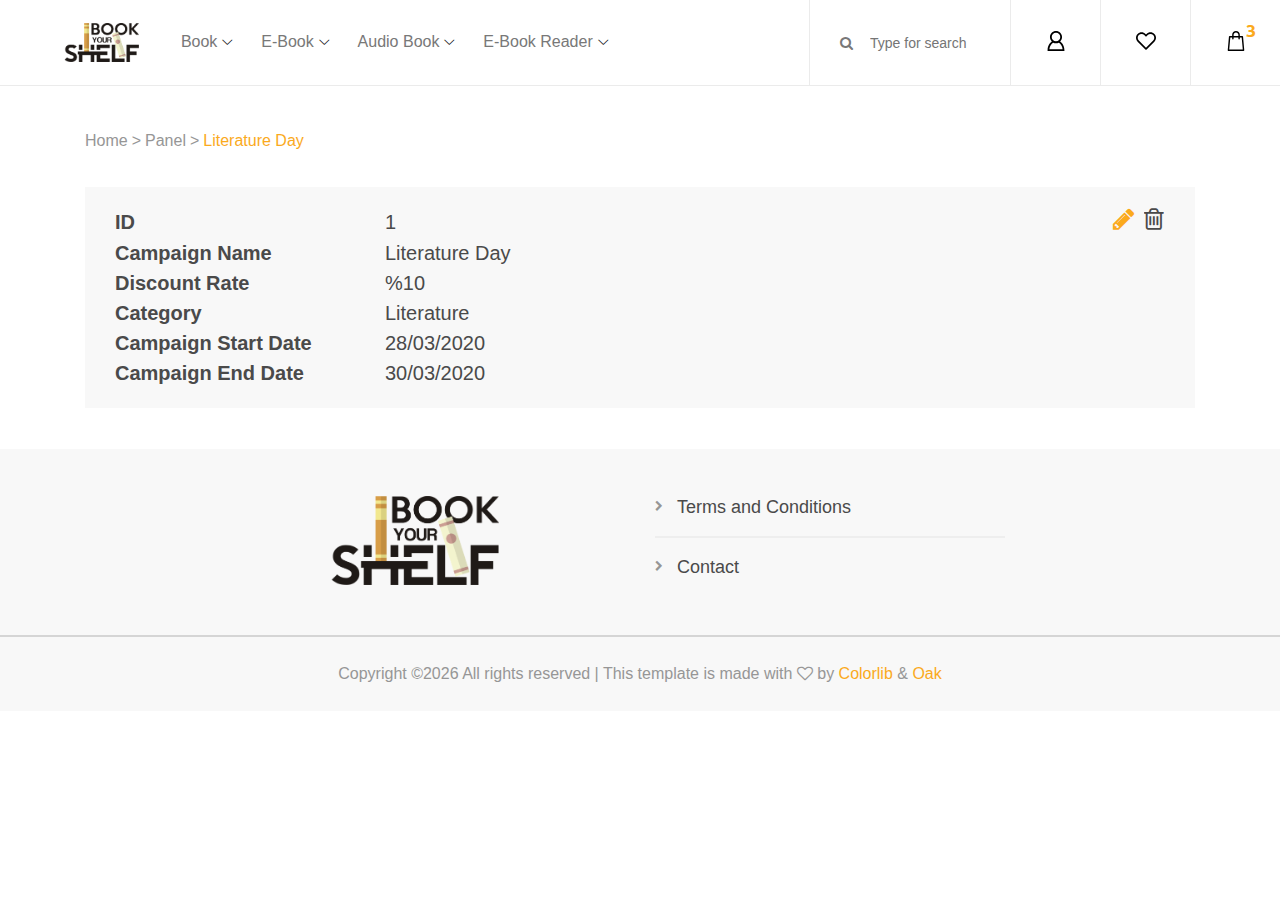
<file: campaign-details.html>
<!DOCTYPE html>
<html lang="en">

<head>
    <title>Campaign Details | Book Your Shelf</title>
    <meta charset="utf-8">
    <meta http-equiv="X-UA-Compatible" content="IE=edge">
    <meta name="description" content="Little Closet template">
    <meta name="viewport" content="width=device-width, initial-scale=1">
    <link rel="stylesheet" type="text/css" href="styles/bootstrap-4.1.2/bootstrap.min.css">
    <link rel="stylesheet" type="text/css" href="styles/bootstrap-4.1.2/bootstrap-multiselect.css">
    <link href="plugins/font-awesome-4.7.0/css/font-awesome.min.css" rel="stylesheet" type="text/css">
    <!-- Favicon  -->
    <link rel="icon" href="images/logo/book_your_shelf_tab.png">
    <link rel="stylesheet" type="text/css" href="plugins/OwlCarousel2-2.2.1/owl.carousel.css">
    <link rel="stylesheet" type="text/css" href="plugins/OwlCarousel2-2.2.1/owl.theme.default.css">
    <link rel="stylesheet" type="text/css" href="plugins/OwlCarousel2-2.2.1/animate.css">
    <link rel="stylesheet" type="text/css" href="styles/user-details.css">
    <link rel="stylesheet" type="text/css" href="styles/cart.css">
    <link rel="stylesheet" type="text/css" href="styles/cart_responsive.css">
    <link rel="stylesheet" type="text/css" href="styles/main_styles.css">
    <link rel="stylesheet" type="text/css" href="styles/responsive.css">
    <link rel="stylesheet" type="text/css" href="styles/core-style.css">
    <link rel="stylesheet" type="text/css" href="styles/util.css">
    <link rel="stylesheet" type="text/css" href="styles/checkout.css">
    <link rel="stylesheet" type="text/css" href="styles/login.css">
    <link rel="stylesheet" type="text/css" href="styles/profile.css">
    <link rel="stylesheet" type="text/css" href="styles/admin-panel.css">

</head>

<body>
<!-- Header -->
<header class="header_area">
    <div class="classy-nav-container breakpoint-off d-flex align-items-center justify-content-between">
        <!-- Classy Menu -->
        <nav class="classy-navbar" id="essenceNav">
            <!-- Logo -->
            <a href="index.html" class="book_your_shelf_logo">
                <img src="images/logo/book_your_shelf_logo.png" alt="">
            </a>
            <!-- Navbar Toggler -->
            <div class="classy-navbar-toggler">
                <span class="navbarToggler"><span></span><span></span><span></span></span>
            </div>
            <!-- Menu -->
            <div class="classy-menu">
                <!-- close btn -->
                <div class="classycloseIcon">
                    <div class="cross-wrap"><span class="top"></span><span class="bottom"></span></div>
                </div>
                <!-- Nav Start -->
                <div class="classynav">
                    <ul>
                        <li><a href="#">Book</a>
                            <div class="megamenu">
                                <ul class="single-mega cn-col-4">
                                    <li class="title">Categories</li>
                                    <li><a href="category.html" class="nav-bar-text-overflow">Literature</a></li>
                                    <li><a href="category.html" class="nav-bar-text-overflow">Novel</a></li>
                                    <li><a href="category.html" class="nav-bar-text-overflow">Children and Youth</a>
                                    </li>
                                    <li><a href="category.html" class="nav-bar-text-overflow">Science</a></li>
                                    <li><a href="category.html" class="nav-bar-text-overflow">Comic Book</a></li>
                                    <li><a href="category.html" class="nav-bar-text-overflow">Religion Sufism</a></li>
                                    <li><a href="category.html" class="nav-bar-text-overflow">Course/Exam Books</a></li>
                                    <li><a href="category.html" class="nav-bar-text-overflow">Philosophy</a></li>
                                    <li><a href="category.html" class="nav-bar-text-overflow">Foreign Languages</a></li>
                                    <li><a href="category.html" class="nav-bar-text-overflow" style="font-weight: bold">
                                        Book Cases
                                    </a></li>
                                </ul>
                                <ul class="single-mega cn-col-4">
                                    <li class="title">Campaigns</li>
                                    <li><a href="category.html" class="nav-bar-text-overflow">Literature Day</a></li>
                                    <li><a href="category.html" class="nav-bar-text-overflow">Black Friday</a></li>
                                    <li><a href="category.html" class="nav-bar-text-overflow">Home Reading Festival</a>
                                    </li>
                                    <li><a href="category.html" class="nav-bar-text-overflow">Up to 40% Discount at
                                        İşbank Cultural Publications & İşbank Science Publications</a></li>
                                    <li><a href="category.html" class="nav-bar-text-overflow">40% Discount on Bilgi
                                        Publishing House Classics</a></li>
                                </ul>
                                <ul class="single-mega cn-col-4">
                                    <li class="title">Hot Lists</li>
                                    <li><a href="category.html" class="nav-bar-text-overflow">Best Sellers</a></li>
                                    <li><a href="category.html" class="nav-bar-text-overflow">New Releases</a></li>
                                    <li><a href="category.html" class="nav-bar-text-overflow">Our Picks For You</a></li>
                                </ul>
                                <div class="single-mega cn-col-4">
                                    <img src="images/icons/01brownbookicon.jpg" alt="">
                                </div>
                            </div>
                        </li>
                        <li><a href="#">E-Book</a>
                            <div class="megamenu">
                                <ul class="single-mega cn-col-4">
                                    <li class="title">Categories</li>
                                    <li><a href="category.html" class="nav-bar-text-overflow">Fiction and Literature</a>
                                    </li>
                                    <li><a href="category.html" class="nav-bar-text-overflow">Health and Care</a></li>
                                    <li><a href="category.html" class="nav-bar-text-overflow">Literature and Writing</a>
                                    </li>
                                    <li><a href="category.html" class="nav-bar-text-overflow">Life Style</a></li>
                                    <li><a href="category.html" class="nav-bar-text-overflow">Sports and Recreation</a>
                                    </li>
                                    <li><a href="category.html" class="nav-bar-text-overflow">Science Fiction and
                                        Fantasy</a></li>
                                </ul>
                                <ul class="single-mega cn-col-4">
                                    <li class="title">Campaigns</li>
                                    <li><a href="category.html" class="nav-bar-text-overflow">Black Friday</a></li>
                                    <li><a href="category.html" class="nav-bar-text-overflow">Sports Day</a></li>
                                    <li><a href="category.html" class="nav-bar-text-overflow">%40 Discount on Science
                                        Fiction and Fantasy</a></li>
                                </ul>
                                <ul class="single-mega cn-col-4">
                                    <li class="title">Hot Lists</li>
                                    <li><a href="category.html" class="nav-bar-text-overflow">Best Sellers</a></li>
                                    <li><a href="category.html" class="nav-bar-text-overflow">New Releases</a></li>
                                    <li><a href="category.html" class="nav-bar-text-overflow">Our Picks For You</a></li>
                                </ul>
                                <div class="single-mega cn-col-4">
                                    <img src="images/icons/01brownebookicon.jpg" alt="">
                                </div>
                            </div>
                        </li>
                        <li><a href="#">Audio Book</a>
                            <div class="megamenu">
                                <ul class="single-mega cn-col-4">
                                    <li class="title">Categories</li>
                                    <li><a href="category.html" class="nav-bar-text-overflow">Mystery and Suspicion</a>
                                    </li>
                                    <li><a href="category.html" class="nav-bar-text-overflow">Romance</a></li>
                                    <li><a href="category.html" class="nav-bar-text-overflow">Literature</a></li>
                                    <li><a href="category.html" class="nav-bar-text-overflow">Children and Youth</a>
                                    </li>
                                    <li><a href="category.html" class="nav-bar-text-overflow">Cartoons and Comics</a>
                                    </li>
                                    <li><a href="category.html" class="nav-bar-text-overflow">Business and Finance</a>
                                    </li>
                                    <li><a href="category.html" class="nav-bar-text-overflow">Biography and Memory</a>
                                    </li>
                                    <li><a href="category.html" class="nav-bar-text-overflow">Romantic</a></li>
                                </ul>
                                <ul class="single-mega cn-col-4">
                                    <li class="title">Campaigns</li>
                                    <li><a href="category.html" class="nav-bar-text-overflow">Black Friday</a></li>
                                    <li><a href="category.html" class="nav-bar-text-overflow">Cartoons and Comics
                                        Day</a></li>
                                    <li><a href="category.html" class="nav-bar-text-overflow">%20 on Romantic</a></li>
                                </ul>
                                <ul class="single-mega cn-col-4">
                                    <li class="title">Hot Lists</li>
                                    <li><a href="category.html" class="nav-bar-text-overflow">Best Sellers</a></li>
                                    <li><a href="category.html" class="nav-bar-text-overflow">New Releases</a></li>
                                    <li><a href="category.html" class="nav-bar-text-overflow">Our Picks For You</a></li>
                                </ul>
                                <div class="single-mega cn-col-4">
                                    <img src="images/icons/01brownaudiobookicon.jpg" alt="">
                                </div>
                            </div>
                        </li>
                        <li><a href="#">E-Book Reader</a>
                            <div class="megamenu">
                                <ul class="single-mega cn-col-4">
                                    <li class="title">Categories</li>
                                    <li><a href="category.html">Kobo</a></li>
                                    <li><a href="category.html">Calibro</a></li>
                                    <li><a href="category.html" class="nav-bar-text-overflow" style="font-weight: bold">
                                        E-Book Reader Cases
                                    </a></li>
                                </ul>
                                <ul class="single-mega cn-col-4">
                                    <li class="title">Campaigns</li>
                                    <li><a href="category.html">Black Friday</a></li>
                                    <li><a href="category.html">E-Book Reader Day</a></li>
                                </ul>
                                <ul class="single-mega cn-col-4">
                                    <li class="title">Hot Lists</li>
                                    <li><a href="category.html" class="nav-bar-text-overflow">Best Sellers</a></li>
                                    <li><a href="category.html" class="nav-bar-text-overflow">New Releases</a></li>
                                    <li><a href="category.html" class="nav-bar-text-overflow">Our Picks For You</a></li>
                                </ul>
                                <div class="single-mega cn-col-4">
                                    <img src="images/icons/01brownebookicon.jpg" alt="">
                                </div>
                            </div>
                        </li>
                    </ul>
                </div>
                <!-- Nav End -->
            </div>
        </nav>

        <!-- Header Meta Data -->
        <div class="header-meta d-flex clearfix justify-content-end">
            <!-- Search Area -->
            <div class="search-area">
                <form action="#" method="post">
                    <input type="search" name="search" id="headerSearch" placeholder="Type for search">
                    <button type="submit"><i class="fa fa-search" aria-hidden="true"></i></button>
                </form>
            </div>

            <!-- User Area -->
            <div class="user-button-dropdown user-login-info">
                <a href=""><img src="images/core-img/user.svg" alt=""></a>
                <div class="user-button-dropdown-content">
                    <a href="register.html" style="line-height: 40px">Register</a>
                    <a href="login.html" style="line-height: 40px">Login</a>
                    <a href="profile.html" style="line-height: 40px">Profile</a>
                    <a href="admin-panel.html" style="line-height: 40px">Panel</a>
                    <a href="index.html" style="line-height: 40px">Logout</a>
                </div>
            </div>

            <!-- Favourite Area -->
            <div class="favourite-area">
                <a href="wish-list.html"><img src="images/core-img/heart.svg" alt=""></a>
            </div>

            <!-- Cart Area -->
            <div class="cart-area">
                <a href="cart.html" id="essenceCartBtn"><img src="images/core-img/bag.svg" alt="">
                    <span>3</span></a>
            </div>
        </div>
    </div>
</header>


<div class="super_container">
    <div class="super_container_inner">
        <div class="super_overlay"></div>

        <!-- Breadcrumbs -->
        <div class="container">
            <div class="row products_bar_row">
                <div class="col">
                    <div class="products_bar d-flex flex-lg-row flex-column align-items-lg-center align-items-start justify-content-lg-start justify-content-center">
                        <div class="breadcrumbs d-flex flex-column align-items-center justify-content-center">
                            <ul class="d-flex flex-row align-items-start justify-content-start text-center">
                                <li><a href="index.html">Home</a></li>
                                <li><a href="admin-panel.html">Panel</a></li>
                                <!-- TODO Name -->
                                <li style="color: #fbaa1d">Literature Day</li>
                            </ul>
                        </div>
                    </div>
                </div>
            </div>
        </div>

        <section class="product_description_area">
            <div class="container">
                <br>
                <div class="address-element-padding">
                    <div class="billingAddress">
                        <div class="product_content">
                            <!-- ID -->
                            <div class="row">
                                <div class="col-lg-3">
                                    <div class="tab-title-text">
                                        ID
                                    </div>
                                </div>
                                <div class="col-lg-9">
                                    <div class="row">
                                        <!-- ID -->
                                        <div class="col-lg-11 tab-content-text">
                                            1
                                        </div>
                                        <!-- Buttons -->
                                        <div class="col-lg-1">
                                            <div class="row">
                                                <!-- Update button -->
                                                <a href="#campaign-info-update"
                                                   class="trans_200" data-toggle="collapse"><i
                                                        style="font-size: 25px; padding-right: 10px"
                                                        class="fa fa-pencil"></i></a>
                                                <!-- Delete button -->
                                                <a href="#" class="trans_200" data-toggle="collapse"><i
                                                        style="font-size: 25px; color: #4a4a4a"
                                                        class="fa product_text">&#xf014;</i></a>
                                            </div>
                                        </div>
                                    </div>
                                </div>
                            </div>

                            <!-- Name -->
                            <div class="row">
                                <div class="col-lg-3">
                                    <div class="tab-title-text">
                                        Campaign Name
                                    </div>
                                </div>
                                <div class="col-lg-9">
                                    <div class="tab-content-text">
                                        Literature Day
                                    </div>
                                </div>
                            </div>

                            <!-- Rate -->
                            <div class="row">
                                <div class="col-lg-3">
                                    <div class="tab-title-text">
                                        Discount Rate
                                    </div>
                                </div>
                                <div class="col-lg-9">
                                    <div class="tab-content-text">
                                        %10
                                    </div>
                                </div>
                            </div>

                            <!-- Category -->
                            <div class="row">
                                <div class="col-lg-3">
                                    <div class="tab-title-text">
                                        Category
                                    </div>
                                </div>
                                <div class="col-lg-9">
                                    <!-- Category -->
                                    <div class="tab-content-text">
                                        Literature
                                    </div>
                                </div>
                            </div>

                            <!-- Start -->
                            <div class="row">
                                <div class="col-lg-3">
                                    <div class="tab-title-text">
                                        Campaign Start Date
                                    </div>
                                </div>
                                <div class="col-lg-9">
                                    <div class="tab-content-text date">
                                        28/03/2020
                                    </div>
                                </div>
                            </div>

                            <!-- End -->
                            <div class="row">
                                <div class="col-lg-3">
                                    <div class="tab-title-text">
                                        Campaign End Date
                                    </div>
                                </div>
                                <div class="col-lg-9">
                                    <div class="tab-content-text date">
                                        30/03/2020
                                    </div>
                                </div>
                            </div>
                        </div>
                    </div>
                </div>

                <!-- Update informations form -->
                <div id="campaign-info-update" class="collapse">
                    <div class="address-container">
                        <div class="billingAddress">
                            <div class="checkout_form_container">
                                <form action="#" id="campaign_update_form" class="checkout_form">

                                    <!-- Name -->
                                    <div>
                                        <div class="login-text p-b-10" style="color: black;">
                                            Campaign Name
                                        </div>

                                        <input type="text" id="campaign_update_name"
                                               class="checkout_input form-control" value="Literature Day"
                                               placeholder="Campaign Name" required="required">
                                    </div>

                                    <div class="row">
                                        <div class="col-md-6">
                                            <div class="login-text p-b-10" style="color: black;">
                                                Discount Rate
                                            </div>
                                            <input type="text" id="campaign_update_rate" value="10"
                                                   class="checkout_input form-control discount-rate"
                                                   placeholder="Discount Rate" required="required">
                                        </div>
                                        <div class="col-md-6">
                                            <div class="login-text p-b-10" style="color: black;">
                                                Category
                                            </div>
                                            <select name="campaign_update_categories" class="checkout_input"
                                                    id="campaign_update_categories" multiple="multiple"
                                                    require="required">
                                                <option selected value="literature">Literature</option>
                                                <option value="novel">Novel</option>
                                                <option value="poet">Poet</option>
                                                <option value="comicon">Comicon</option>
                                            </select>
                                        </div>
                                    </div>

                                    <div class="row">
                                        <div class="col-md-6">
                                            <div class="login-text p-b-10" style="color: black;">
                                                Campaign Start Date
                                            </div>
                                            <input type="text" id="campaign_update_start_date"
                                                   class="checkout_input form-control date" value="28/03/2020"
                                                   placeholder="dd/mm/yyyy">
                                        </div>
                                        <div class="col-md-6">
                                            <div class="login-text p-b-10" style="color: black;">
                                                Campaign End Date
                                            </div>
                                            <input type="text" id="campaign_update_end_date"
                                                   class="checkout_input form-control date" value="30/03/2020"
                                                   placeholder="dd/mm/yyyy">
                                        </div>
                                    </div>

                                    <div><!--ERROR--></div>

                                    <!-- Button -->
                                    <div class="login_button trans_200"><a href="#">Update</a></div>
                                </form>
                            </div>
                        </div>
                    </div>
                </div>
                <br>

                <!-- Orders -->
            </div>
        </section>

        <!-- Footer -->
        <footer class="footer">
            <div class="footer_content">
                <div class="container">
                    <div class="row">
                        <div class="col-lg-2 footer_col"></div>

                        <!-- About -->
                        <div class="col-lg-4 footer_col">
                            <div class="footer_about">
                                <div class="footer_logo">
                                    <div class="d-flex flex-row align-items-center justify-content-center">
                                        <img class="book_your_shelf_footer" src="images/logo/book_your_shelf_logo.png"
                                             alt="">
                                    </div>
                                </div>
                            </div>
                        </div>

                        <!-- Footer Links -->
                        <div class="col-lg-4 footer_col">
                            <ul class="footer_list">
                                <li>
                                    <a href="#">
                                        <div>Terms and Conditions</div>
                                    </a>
                                </li>
                                <li>
                                    <a href="#">
                                        <div>Contact</div>
                                    </a>
                                </li>
                            </ul>
                        </div>

                        <div class="col-lg-2 footer_col"></div>
                    </div>
                </div>
            </div>
            <div class="footer_bar">
                <div class="container">
                    <div class="row">
                        <div class="col">
                            <div class="footer_bar_content d-flex flex-md-row flex-column align-items-center justify-content-center">
                                <div class="copyright order-md-1 order-2">
                                    <!-- Link back to Colorlib can't be removed. Template is licensed under CC BY 3.0. -->
                                    Copyright &copy;<script>
                                    document.write(new Date().getFullYear());
                                </script>
                                    All rights reserved | This template is made with <i
                                        class="fa fa-heart-o" aria-hidden="true"></i> by <a
                                        href="https://colorlib.com" target="_blank" class="orange-text">Colorlib</a> &
                                    <b class="orange-text">Oak</b>
                                    <!-- Link back to Colorlib can't be removed. Template is licensed under CC BY 3.0. -->
                                </div>
                            </div>
                        </div>
                    </div>
                </div>
            </div>
        </footer>
    </div>
</div>

<script src="js/jquery-3.2.1.min.js"></script>
<script src="styles/bootstrap-4.1.2/popper.js"></script>
<script src="styles/bootstrap-4.1.2/bootstrap.min.js"></script>
<script src="js/plugins.js"></script>
<script src="plugins/greensock/TweenMax.min.js"></script>
<script src="plugins/greensock/TimelineMax.min.js"></script>
<script src="plugins/scrollmagic/ScrollMagic.min.js"></script>
<script src="plugins/greensock/animation.gsap.min.js"></script>
<script src="plugins/greensock/ScrollToPlugin.min.js"></script>
<script src="plugins/OwlCarousel2-2.2.1/owl.carousel.js"></script>
<script src="plugins/easing/easing.js"></script>
<script src="plugins/progressbar/progressbar.min.js"></script>
<script src="plugins/parallax-js-master/parallax.min.js"></script>
<script src="js/classy-nav.min.js"></script>
<script src="js/custom.js"></script>
<script src="js/active.js"></script>
<script src="js/checkout.js"></script>
<script src="js/login.js"></script>
<script src="js/input-mask.js"></script>
<script src="js/jquery.mask.js"></script>
<script src="js/checkbox-dropdown.js"></script>
<script src="js/bootstrap-multiselect.js"></script>

</body>

</html>
</file>
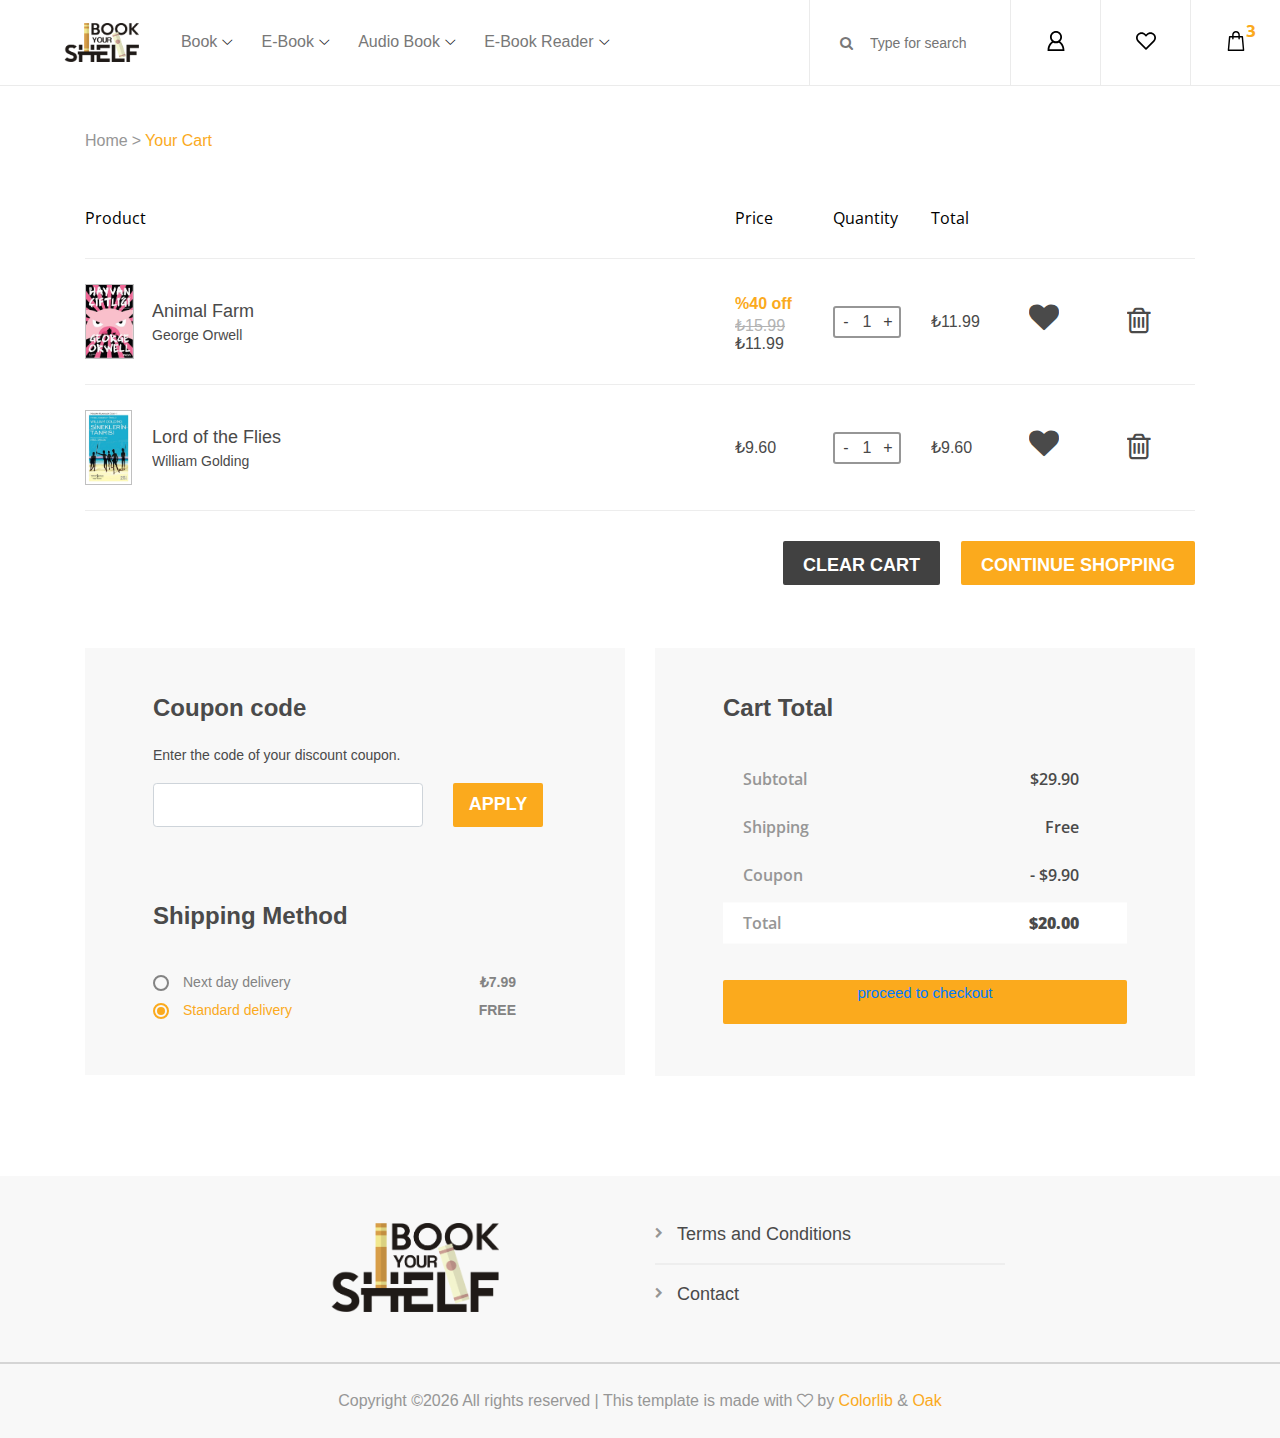
<file: cart.html>
<!DOCTYPE html>
<html lang="en">
<head>
    <title>Shopping Cart | Book Your Shelf</title>
    <meta charset="utf-8">
    <meta http-equiv="X-UA-Compatible" content="IE=edge">
    <meta name="description" content="Little Closet template">
    <meta name="viewport" content="width=device-width, initial-scale=1">
    <link rel="stylesheet" type="text/css" href="styles/bootstrap-4.1.2/bootstrap.min.css">
    <link href="plugins/font-awesome-4.7.0/css/font-awesome.min.css" rel="stylesheet" type="text/css">
    <!-- Favicon  -->
    <link rel="icon" href="images/logo/book_your_shelf_tab.png">
    <link rel="stylesheet" type="text/css" href="styles/cart.css">
    <link rel="stylesheet" type="text/css" href="styles/cart_responsive.css">
    <link rel="stylesheet" type="text/css" href="styles/responsive.css">
    <link rel="stylesheet" type="text/css" href="styles/core-style.css">
    <link rel="stylesheet" type="text/css" href="styles/util.css">
</head>
<body>
<!-- Header -->
<header class="header_area">
    <div class="classy-nav-container breakpoint-off d-flex align-items-center justify-content-between">
        <!-- Classy Menu -->
        <nav class="classy-navbar" id="essenceNav">
            <!-- Logo -->
            <a href="index.html" class="book_your_shelf_logo">
                <img src="images/logo/book_your_shelf_logo.png" alt="">
            </a>
            <!-- Navbar Toggler -->
            <div class="classy-navbar-toggler">
                <span class="navbarToggler"><span></span><span></span><span></span></span>
            </div>
            <!-- Menu -->
            <div class="classy-menu">
                <!-- close btn -->
                <div class="classycloseIcon">
                    <div class="cross-wrap"><span class="top"></span><span class="bottom"></span></div>
                </div>
                <!-- Nav Start -->
                <div class="classynav">
                    <ul>
                        <li><a href="#">Book</a>
                            <div class="megamenu">
                                <ul class="single-mega cn-col-4">
                                    <li class="title">Categories</li>
                                    <li><a href="category.html" class="nav-bar-text-overflow">Literature</a></li>
                                    <li><a href="category.html" class="nav-bar-text-overflow">Novel</a></li>
                                    <li><a href="category.html" class="nav-bar-text-overflow">Children and Youth</a>
                                    </li>
                                    <li><a href="category.html" class="nav-bar-text-overflow">Science</a></li>
                                    <li><a href="category.html" class="nav-bar-text-overflow">Comic Book</a></li>
                                    <li><a href="category.html" class="nav-bar-text-overflow">Religion Sufism</a></li>
                                    <li><a href="category.html" class="nav-bar-text-overflow">Course/Exam Books</a></li>
                                    <li><a href="category.html" class="nav-bar-text-overflow">Philosophy</a></li>
                                    <li><a href="category.html" class="nav-bar-text-overflow">Foreign Languages</a></li>
                                    <li><a href="category.html" class="nav-bar-text-overflow" style="font-weight: bold">
                                        Book Cases
                                    </a></li>
                                </ul>
                                <ul class="single-mega cn-col-4">
                                    <li class="title">Campaigns</li>
                                    <li><a href="category.html" class="nav-bar-text-overflow">Literature Day</a></li>
                                    <li><a href="category.html" class="nav-bar-text-overflow">Black Friday</a></li>
                                    <li><a href="category.html" class="nav-bar-text-overflow">Home Reading Festival</a>
                                    </li>
                                    <li><a href="category.html" class="nav-bar-text-overflow">Up to 40% Discount at
                                        İşbank Cultural Publications & İşbank Science Publications</a></li>
                                    <li><a href="category.html" class="nav-bar-text-overflow">40% Discount on Bilgi
                                        Publishing House Classics</a></li>
                                </ul>
                                <ul class="single-mega cn-col-4">
                                    <li class="title">Hot Lists</li>
                                    <li><a href="category.html" class="nav-bar-text-overflow">Best Sellers</a></li>
                                    <li><a href="category.html" class="nav-bar-text-overflow">New Releases</a></li>
                                    <li><a href="category.html" class="nav-bar-text-overflow">Our Picks For You</a></li>
                                </ul>
                                <div class="single-mega cn-col-4">
                                    <img src="images/icons/01brownbookicon.jpg" alt="">
                                </div>
                            </div>
                        </li>
                        <li><a href="#">E-Book</a>
                            <div class="megamenu">
                                <ul class="single-mega cn-col-4">
                                    <li class="title">Categories</li>
                                    <li><a href="category.html" class="nav-bar-text-overflow">Fiction and Literature</a>
                                    </li>
                                    <li><a href="category.html" class="nav-bar-text-overflow">Health and Care</a></li>
                                    <li><a href="category.html" class="nav-bar-text-overflow">Literature and Writing</a>
                                    </li>
                                    <li><a href="category.html" class="nav-bar-text-overflow">Life Style</a></li>
                                    <li><a href="category.html" class="nav-bar-text-overflow">Sports and Recreation</a>
                                    </li>
                                    <li><a href="category.html" class="nav-bar-text-overflow">Science Fiction and
                                        Fantasy</a></li>
                                </ul>
                                <ul class="single-mega cn-col-4">
                                    <li class="title">Campaigns</li>
                                    <li><a href="category.html" class="nav-bar-text-overflow">Black Friday</a></li>
                                    <li><a href="category.html" class="nav-bar-text-overflow">Sports Day</a></li>
                                    <li><a href="category.html" class="nav-bar-text-overflow">%40 Discount on Science
                                        Fiction and Fantasy</a></li>
                                </ul>
                                <ul class="single-mega cn-col-4">
                                    <li class="title">Hot Lists</li>
                                    <li><a href="category.html" class="nav-bar-text-overflow">Best Sellers</a></li>
                                    <li><a href="category.html" class="nav-bar-text-overflow">New Releases</a></li>
                                    <li><a href="category.html" class="nav-bar-text-overflow">Our Picks For You</a></li>
                                </ul>
                                <div class="single-mega cn-col-4">
                                    <img src="images/icons/01brownebookicon.jpg" alt="">
                                </div>
                            </div>
                        </li>
                        <li><a href="#">Audio Book</a>
                            <div class="megamenu">
                                <ul class="single-mega cn-col-4">
                                    <li class="title">Categories</li>
                                    <li><a href="category.html" class="nav-bar-text-overflow">Mystery and Suspicion</a>
                                    </li>
                                    <li><a href="category.html" class="nav-bar-text-overflow">Romance</a></li>
                                    <li><a href="category.html" class="nav-bar-text-overflow">Literature</a></li>
                                    <li><a href="category.html" class="nav-bar-text-overflow">Children and Youth</a>
                                    </li>
                                    <li><a href="category.html" class="nav-bar-text-overflow">Cartoons and Comics</a>
                                    </li>
                                    <li><a href="category.html" class="nav-bar-text-overflow">Business and Finance</a>
                                    </li>
                                    <li><a href="category.html" class="nav-bar-text-overflow">Biography and Memory</a>
                                    </li>
                                    <li><a href="category.html" class="nav-bar-text-overflow">Romantic</a></li>
                                </ul>
                                <ul class="single-mega cn-col-4">
                                    <li class="title">Campaigns</li>
                                    <li><a href="category.html" class="nav-bar-text-overflow">Black Friday</a></li>
                                    <li><a href="category.html" class="nav-bar-text-overflow">Cartoons and Comics
                                        Day</a></li>
                                    <li><a href="category.html" class="nav-bar-text-overflow">%20 on Romantic</a></li>
                                </ul>
                                <ul class="single-mega cn-col-4">
                                    <li class="title">Hot Lists</li>
                                    <li><a href="category.html" class="nav-bar-text-overflow">Best Sellers</a></li>
                                    <li><a href="category.html" class="nav-bar-text-overflow">New Releases</a></li>
                                    <li><a href="category.html" class="nav-bar-text-overflow">Our Picks For You</a></li>
                                </ul>
                                <div class="single-mega cn-col-4">
                                    <img src="images/icons/01brownaudiobookicon.jpg" alt="">
                                </div>
                            </div>
                        </li>
                        <li><a href="#">E-Book Reader</a>
                            <div class="megamenu">
                                <ul class="single-mega cn-col-4">
                                    <li class="title">Categories</li>
                                    <li><a href="category.html">Kobo</a></li>
                                    <li><a href="category.html">Calibro</a></li>
                                    <li><a href="category.html" class="nav-bar-text-overflow" style="font-weight: bold">
                                        E-Book Reader Cases
                                    </a></li>
                                </ul>
                                <ul class="single-mega cn-col-4">
                                    <li class="title">Campaigns</li>
                                    <li><a href="category.html">Black Friday</a></li>
                                    <li><a href="category.html">E-Book Reader Day</a></li>
                                </ul>
                                <ul class="single-mega cn-col-4">
                                    <li class="title">Hot Lists</li>
                                    <li><a href="category.html" class="nav-bar-text-overflow">Best Sellers</a></li>
                                    <li><a href="category.html" class="nav-bar-text-overflow">New Releases</a></li>
                                    <li><a href="category.html" class="nav-bar-text-overflow">Our Picks For You</a></li>
                                </ul>
                                <div class="single-mega cn-col-4">
                                    <img src="images/icons/01brownebookicon.jpg" alt="">
                                </div>
                            </div>
                        </li>
                    </ul>
                </div>
                <!-- Nav End -->
            </div>
        </nav>

        <!-- Header Meta Data -->
        <div class="header-meta d-flex clearfix justify-content-end">
            <!-- Search Area -->
            <div class="search-area">
                <form action="#" method="post">
                    <input type="search" name="search" id="headerSearch" placeholder="Type for search">
                    <button type="submit"><i class="fa fa-search" aria-hidden="true"></i></button>
                </form>
            </div>

            <!-- User Area -->
            <div class="user-button-dropdown user-login-info">
                <a href=""><img src="images/core-img/user.svg" alt=""></a>
                <div class="user-button-dropdown-content">
                    <a href="register.html" style="line-height: 40px">Register</a>
                    <a href="login.html" style="line-height: 40px">Login</a>
                    <a href="profile.html" style="line-height: 40px">Profile</a>
                    <a href="admin-panel.html" style="line-height: 40px">Panel</a>
                    <a href="index.html" style="line-height: 40px">Logout</a>
                </div>
            </div>

            <!-- Favourite Area -->
            <div class="favourite-area">
                <a href="wish-list.html"><img src="images/core-img/heart.svg" alt=""></a>
            </div>

            <!-- Cart Area -->
            <div class="cart-area">
                <a href="cart.html" id="essenceCartBtn"><img src="images/core-img/bag.svg" alt="">
                    <span>3</span></a>
            </div>
        </div>
    </div>
</header>

<div class="super_container">

    <div class="super_container_inner">
        <div class="super_overlay"></div>

        <!-- Breadcrumbs -->
        <div class="container">
            <div class="row products_bar_row">
                <div class="col">
                    <div class="products_bar d-flex flex-lg-row flex-column align-items-lg-center align-items-start justify-content-lg-start justify-content-center">
                        <div class="breadcrumbs d-flex flex-column align-items-center justify-content-center">
                            <ul class="d-flex flex-row align-items-start justify-content-start text-center">
                                <li><a href="index.html">Home</a></li>
                                <li style="color: #fbaa1d">Your Cart</li>
                            </ul>
                        </div>
                    </div>
                </div>
            </div>
        </div>

        <!-- Cart -->
        <div class="cart_section">
            <div class="container">
                <div class="row">
                    <div class="col">
                        <div class="cart_container">

                            <!-- Cart Bar -->
                            <div class="cart_bar">
                                <ul class="cart_bar_list item_list d-flex flex-row align-items-center justify-content-end">
                                    <li class="mr-auto">Product</li>
                                    <li>Price</li>
                                    <li>Quantity</li>
                                    <li>Total</li>
                                    <li></li>
                                    <li></li>
                                </ul>
                            </div>

                            <!-- Cart Items -->
                            <div class="cart_items">
                                <ul class="cart_items_list">

                                    <!-- Cart Item 1 -->
                                    <li class="cart_item item_list d-flex flex-lg-row flex-column align-items-lg-center align-items-start justify-content-lg-end justify-content-start">
                                        <div class="product d-flex flex-lg-row flex-column align-items-lg-center align-items-start justify-content-start mr-auto">
                                            <a href="product.html">
                                                <div>
                                                    <div class="product_image"><img src="images/hayvan_ciftligi.jpg"
                                                                                    alt="" class="product_image_img">
                                                    </div>
                                                </div>
                                                <div class="product_name_container">
                                                    <div class="product_name">
                                                        <a href="product.html">
                                                            Animal Farm
                                                        </a>
                                                    </div>
                                                    <div class="product_text">George Orwell</div>
                                                </div>
                                            </a>
                                        </div>
                                        <div class="product_price product_text">
                                            <div class="align-items-start justify-content-start">
                                                <!-- when no sale delete -->
                                                <div class="sale_price"><b>%40 off</b></div>
                                                <div class="sale_price">
                                                    <del>₺15.99</del>
                                                </div>
                                            </div>
                                            <span>Price: </span>₺11.99
                                        </div>
                                        <div class="product_quantity_container">
                                            <div class="product_quantity ml-lg-auto mr-lg-auto text-center relativer">
                                                <span class="product_text product_num">1</span>
                                                <div class="qty_sub qty_button trans_200 text-center"><span>-</span>
                                                </div>
                                                <div class="qty_add qty_button trans_200 text-center"><span>+</span>
                                                </div>
                                            </div>
                                        </div>
                                        <div class="product_total product_text"><span>Total: </span>₺11.99</div>
                                        <div class="product_total product_text"><a href="cart.html"
                                                                                   title="Add to wish list">
                                            <button style="font-size:30px"><i class="fa fa-heart product_text"></i>
                                            </button>
                                        </a></div>
                                        <div class="product_total product_text"><a href="#" title="Remove from cart">
                                            <button style="font-size:30px" class="fa product_text">&#xf014;</button>
                                        </a></div>
                                    </li>

                                    <!-- Cart Item 2 -->
                                    <li class="cart_item item_list d-flex flex-lg-row flex-column align-items-lg-center align-items-start justify-content-lg-end justify-content-start">
                                        <div class="product d-flex flex-lg-row flex-column align-items-lg-center align-items-start justify-content-start mr-auto">
                                            <a href="product.html">
                                                <div>
                                                    <div class="product_image"><img src="images/sineklerin_tanrisi.jpg"
                                                                                    alt="" class="product_image_img">
                                                    </div>
                                                </div>
                                                <div class="product_name_container">
                                                    <div class="product_name"><a href="product.html">Lord of the
                                                        Flies</a></div>
                                                    <div class="product_text">William Golding</div>
                                                </div>
                                            </a>
                                        </div>
                                        <div class="product_price product_text">
                                            <span>Price: </span>₺9.60
                                        </div>
                                        <div class="product_quantity_container">
                                            <div class="product_quantity ml-lg-auto mr-lg-auto text-center relativer">
                                                <span class="product_text product_num">1</span>
                                                <div class="qty_sub qty_button trans_200 text-center"><span>-</span>
                                                </div>
                                                <div class="qty_add qty_button trans_200 text-center"><span>+</span>
                                                </div>
                                            </div>
                                        </div>
                                        <div class="product_total product_text"><span>Total: </span>₺9.60</div>
                                        <div class="product_total product_text"><a href="cart.html"
                                                                                   title="Add to wish list">
                                            <button style="font-size:30px"><i class="fa fa-heart product_text"></i>
                                            </button>
                                        </a></div>
                                        <div class="product_total product_text"><a href="#" title="Remove from cart">
                                            <button style="font-size:30px" class="fa product_text">&#xf014;</button>
                                        </a></div>
                                    </li>
                                </ul>
                            </div>

                            <!-- Cart Buttons -->
                            <div class="cart_buttons d-flex flex-row align-items-start justify-content-start">
                                <div class="cart_buttons_inner ml-sm-auto d-flex flex-row align-items-start justify-content-start flex-wrap">
                                    <div class="button button_clear trans_200"><a href="#">clear cart</a>
                                    </div>
                                    <div class="button button_continue trans_200"><a href="index.html">continue
                                        shopping</a></div>
                                </div>
                            </div>

                            <!-- Out of stock warning -->
                            <div class="out-of-stock" style="display: none">One or more products are out of stock.</div>
                        </div>
                    </div>
                </div>
                <div class="row cart_extra_row">
                    <div class="col-lg-6">
                        <div class="cart_extra cart_extra_1">
                            <div class="cart_extra_content cart_extra_coupon">
                                <div class="cart_extra_title">Coupon code</div>
                                <div class="coupon_text">
                                    Enter the code of your discount coupon.
                                </div>
                                <div class="coupon_form_container relativer">
                                    <form action="#" id="coupon_form" class="coupon_form">
                                        <input type="text" style="width: calc(100% - 120px);height: 44px;"
                                               class="checkout_input form-control" title="Enter your coupon code.">
                                        <button class="coupon_button"><a href="">apply</a></button>
                                    </form>
                                </div>

                                <!-- Invalid coupon code. warning -->
                                <div class="coupon_text">&nbsp;</div>

                                <div class="shipping">
                                    <div class="cart_extra_title">Shipping Method</div>
                                    <ul>
                                        <li class="shipping_option d-flex flex-row align-items-center justify-content-start">
                                            <label class="radio_container">
                                                <input type="radio" id="radio_1" name="shipping_radio"
                                                       class="shipping_radio">
                                                <span class="radio_mark"></span>
                                                <span class="radio_text">Next day delivery</span>
                                            </label>
                                            <div class="shipping_price ml-auto">₺7.99</div>
                                        </li>
                                        <li class="shipping_option d-flex flex-row align-items-center justify-content-start">
                                            <label class="radio_container">
                                                <input type="radio" id="radio_2" name="shipping_radio"
                                                       class="shipping_radio" checked>
                                                <span class="radio_mark"></span>
                                                <span class="radio_text">Standard delivery</span>
                                            </label>
                                            <div class="shipping_price ml-auto">Free</div>
                                        </li>
                                    </ul>
                                </div>
                            </div>
                        </div>
                    </div>
                    <div class="col-lg-6 cart_extra_col">
                        <div class="cart_extra cart_extra_2">
                            <div class="cart_extra_content cart_extra_total">
                                <div class="cart_extra_title">Cart Total</div>
                                <ul class="cart_extra_total_list">
                                    <li class="d-flex flex-row align-items-center justify-content-start">
                                        <div class="cart_extra_total_title">Subtotal</div>
                                        <div class="cart_extra_total_value ml-auto">$29.90</div>
                                    </li>
                                    <li class="d-flex flex-row align-items-center justify-content-start">
                                        <div class="cart_extra_total_title">Shipping</div>
                                        <div class="cart_extra_total_value ml-auto">Free</div>
                                    </li>
                                    <li class="d-flex flex-row align-items-center justify-content-start">
                                        <div class="cart_extra_total_title">Coupon</div>
                                        <div class="cart_extra_total_value ml-auto">- $9.90</div>
                                    </li>
                                    <li class="d-flex flex-row align-items-center justify-content-start">
                                        <div class="cart_extra_total_title relativer">Total</div>
                                        <div class="cart_extra_total_value ml-auto relativer">$20.00</div>
                                    </li>
                                </ul>
                                <div class="checkout_button trans_200"><a href="checkout.html">proceed to checkout</a>
                                </div>
                            </div>
                        </div>
                    </div>
                </div>
            </div>
        </div>

        <!-- No product -->
        <div class="warning-text" style="display: none">There are no products in your shopping cart.</div>

        <!-- Footer -->
        <footer class="footer">
            <div class="footer_content">
                <div class="container">
                    <div class="row">
                        <div class="col-lg-2 footer_col"></div>

                        <!-- About -->
                        <div class="col-lg-4 footer_col">
                            <div class="footer_about">
                                <div class="footer_logo">
                                    <div class="d-flex flex-row align-items-center justify-content-center">
                                        <img class="book_your_shelf_footer" src="images/logo/book_your_shelf_logo.png"
                                             alt="">
                                    </div>
                                </div>
                            </div>
                        </div>

                        <!-- Footer Links -->
                        <div class="col-lg-4 footer_col">
                            <ul class="footer_list">
                                <li>
                                    <a href="membership.html" target="_blank">
                                        <div>Terms and Conditions</div>
                                    </a>
                                </li>
                                <li>
                                    <a href="mailto: oak.bookyourshelf@gmail.com">
                                        <div>Contact</div>
                                    </a>
                                </li>
                            </ul>
                        </div>

                        <div class="col-lg-2 footer_col"></div>
                    </div>
                </div>
            </div>
            <div class="footer_bar">
                <div class="container">
                    <div class="row">
                        <div class="col">
                            <div class="footer_bar_content d-flex flex-md-row flex-column align-items-center justify-content-center">
                                <div class="copyright order-md-1 order-2">
                                    <!-- Link back to Colorlib can't be removed. Template is licensed under CC BY 3.0. -->
                                    Copyright &copy;<script>
                                    document.write(new Date().getFullYear());
                                </script>
                                    All rights reserved | This template is made with <i
                                        class="fa fa-heart-o" aria-hidden="true"></i> by <a
                                        href="https://colorlib.com" target="_blank" class="orange-text">Colorlib</a> &
                                    <b class="orange-text">Oak</b>
                                    <!-- Link back to Colorlib can't be removed. Template is licensed under CC BY 3.0. -->
                                </div>
                            </div>
                        </div>
                    </div>
                </div>
            </div>
        </footer>
    </div>
</div>

<script src="js/jquery-3.2.1.min.js"></script>
<script src="styles/bootstrap-4.1.2/popper.js"></script>
<script src="styles/bootstrap-4.1.2/bootstrap.min.js"></script>
<script src="js/plugins.js"></script>
<script src="plugins/greensock/TweenMax.min.js"></script>
<script src="plugins/greensock/TimelineMax.min.js"></script>
<script src="plugins/scrollmagic/ScrollMagic.min.js"></script>
<script src="plugins/greensock/animation.gsap.min.js"></script>
<script src="plugins/greensock/ScrollToPlugin.min.js"></script>
<script src="plugins/OwlCarousel2-2.2.1/owl.carousel.js"></script>
<script src="plugins/easing/easing.js"></script>
<script src="plugins/progressbar/progressbar.min.js"></script>
<script src="plugins/parallax-js-master/parallax.min.js"></script>
<script src="js/classy-nav.min.js"></script>
<script src="js/custom.js"></script>
<script src="js/active.js"></script>
</body>
</html>
</file>
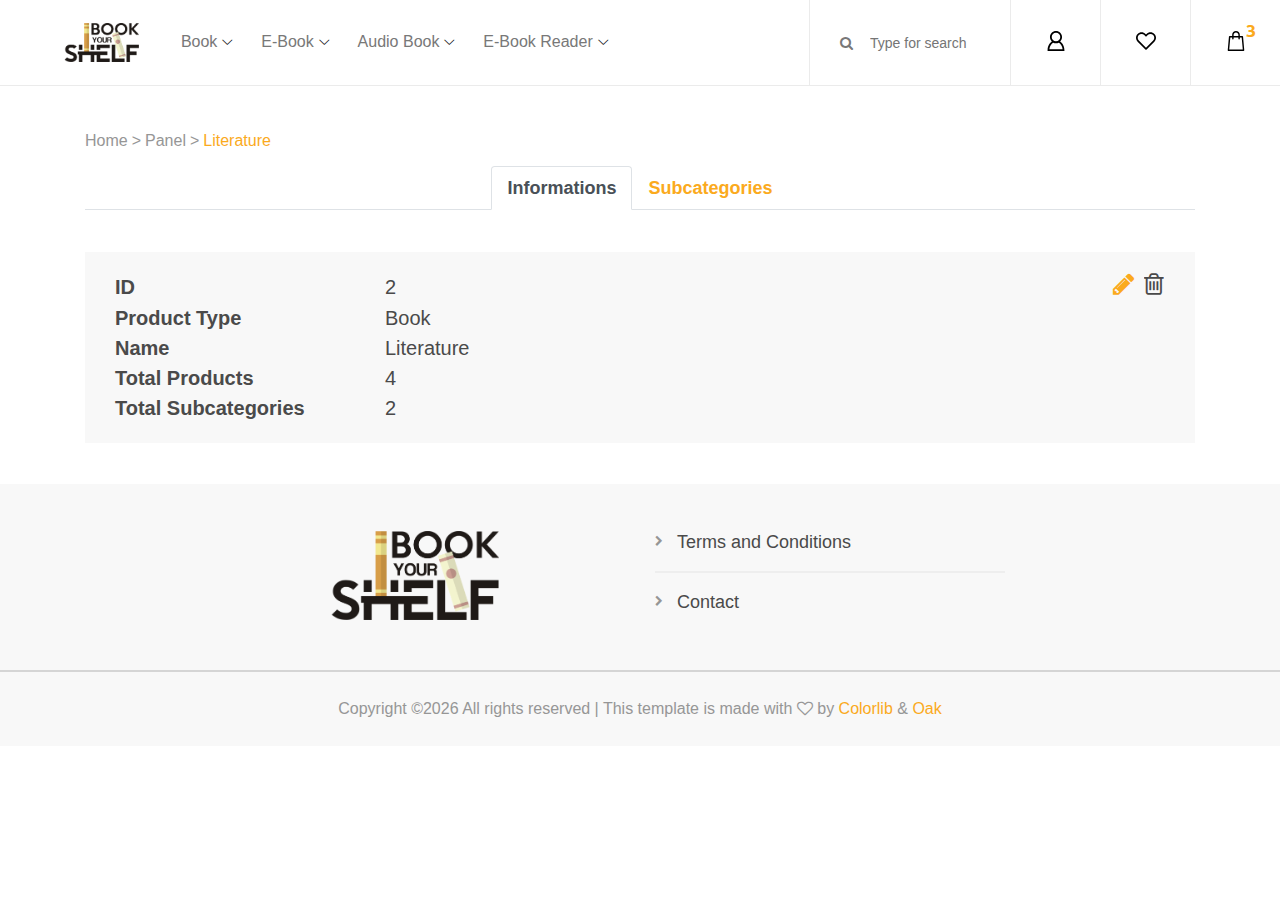
<file: category-details.html>
<!DOCTYPE html>
<html lang="en">

<head>
    <title>Category Details | Book Your Shelf</title>
    <meta charset="utf-8">
    <meta http-equiv="X-UA-Compatible" content="IE=edge">
    <meta name="description" content="Little Closet template">
    <meta name="viewport" content="width=device-width, initial-scale=1">
    <link rel="stylesheet" type="text/css" href="styles/bootstrap-4.1.2/bootstrap.min.css">
    <link href="plugins/font-awesome-4.7.0/css/font-awesome.min.css" rel="stylesheet" type="text/css">
    <!-- Favicon  -->
    <link rel="icon" href="images/logo/book_your_shelf_tab.png">
    <link rel="stylesheet" type="text/css" href="plugins/OwlCarousel2-2.2.1/owl.carousel.css">
    <link rel="stylesheet" type="text/css" href="plugins/OwlCarousel2-2.2.1/owl.theme.default.css">
    <link rel="stylesheet" type="text/css" href="plugins/OwlCarousel2-2.2.1/animate.css">
    <link rel="stylesheet" type="text/css" href="styles/user-details.css">
    <link rel="stylesheet" type="text/css" href="styles/cart.css">
    <link rel="stylesheet" type="text/css" href="styles/cart_responsive.css">
    <link rel="stylesheet" type="text/css" href="styles/main_styles.css">
    <link rel="stylesheet" type="text/css" href="styles/responsive.css">
    <link rel="stylesheet" type="text/css" href="styles/core-style.css">
    <link rel="stylesheet" type="text/css" href="styles/util.css">
    <link rel="stylesheet" type="text/css" href="styles/checkout.css">
    <link rel="stylesheet" type="text/css" href="styles/login.css">
    <link rel="stylesheet" type="text/css" href="styles/profile.css">
    <link rel="stylesheet" type="text/css" href="styles/admin-panel.css">

</head>

<body>
<!-- Header -->
<header class="header_area">
    <div class="classy-nav-container breakpoint-off d-flex align-items-center justify-content-between">
        <!-- Classy Menu -->
        <nav class="classy-navbar" id="essenceNav">
            <!-- Logo -->
            <a href="index.html" class="book_your_shelf_logo">
                <img src="images/logo/book_your_shelf_logo.png" alt="">
            </a>
            <!-- Navbar Toggler -->
            <div class="classy-navbar-toggler">
                <span class="navbarToggler"><span></span><span></span><span></span></span>
            </div>
            <!-- Menu -->
            <div class="classy-menu">
                <!-- close btn -->
                <div class="classycloseIcon">
                    <div class="cross-wrap"><span class="top"></span><span class="bottom"></span></div>
                </div>
                <!-- Nav Start -->
                <div class="classynav">
                    <ul>
                        <li><a href="#">Book</a>
                            <div class="megamenu">
                                <ul class="single-mega cn-col-4">
                                    <li class="title">Categories</li>
                                    <li><a href="category.html" class="nav-bar-text-overflow">Literature</a></li>
                                    <li><a href="category.html" class="nav-bar-text-overflow">Novel</a></li>
                                    <li><a href="category.html" class="nav-bar-text-overflow">Children and Youth</a>
                                    </li>
                                    <li><a href="category.html" class="nav-bar-text-overflow">Science</a></li>
                                    <li><a href="category.html" class="nav-bar-text-overflow">Comic Book</a></li>
                                    <li><a href="category.html" class="nav-bar-text-overflow">Religion Sufism</a></li>
                                    <li><a href="category.html" class="nav-bar-text-overflow">Course/Exam Books</a></li>
                                    <li><a href="category.html" class="nav-bar-text-overflow">Philosophy</a></li>
                                    <li><a href="category.html" class="nav-bar-text-overflow">Foreign Languages</a></li>
                                    <li><a href="category.html" class="nav-bar-text-overflow" style="font-weight: bold">
                                        Book Cases
                                    </a></li>
                                </ul>
                                <ul class="single-mega cn-col-4">
                                    <li class="title">Campaigns</li>
                                    <li><a href="category.html" class="nav-bar-text-overflow">Literature Day</a></li>
                                    <li><a href="category.html" class="nav-bar-text-overflow">Black Friday</a></li>
                                    <li><a href="category.html" class="nav-bar-text-overflow">Home Reading Festival</a>
                                    </li>
                                    <li><a href="category.html" class="nav-bar-text-overflow">Up to 40% Discount at
                                        İşbank Cultural Publications & İşbank Science Publications</a></li>
                                    <li><a href="category.html" class="nav-bar-text-overflow">40% Discount on Bilgi
                                        Publishing House Classics</a></li>
                                </ul>
                                <ul class="single-mega cn-col-4">
                                    <li class="title">Hot Lists</li>
                                    <li><a href="category.html" class="nav-bar-text-overflow">Best Sellers</a></li>
                                    <li><a href="category.html" class="nav-bar-text-overflow">New Releases</a></li>
                                    <li><a href="category.html" class="nav-bar-text-overflow">Our Picks For You</a></li>
                                </ul>
                                <div class="single-mega cn-col-4">
                                    <img src="images/icons/01brownbookicon.jpg" alt="">
                                </div>
                            </div>
                        </li>
                        <li><a href="#">E-Book</a>
                            <div class="megamenu">
                                <ul class="single-mega cn-col-4">
                                    <li class="title">Categories</li>
                                    <li><a href="category.html" class="nav-bar-text-overflow">Fiction and Literature</a>
                                    </li>
                                    <li><a href="category.html" class="nav-bar-text-overflow">Health and Care</a></li>
                                    <li><a href="category.html" class="nav-bar-text-overflow">Literature and Writing</a>
                                    </li>
                                    <li><a href="category.html" class="nav-bar-text-overflow">Life Style</a></li>
                                    <li><a href="category.html" class="nav-bar-text-overflow">Sports and Recreation</a>
                                    </li>
                                    <li><a href="category.html" class="nav-bar-text-overflow">Science Fiction and
                                        Fantasy</a></li>
                                </ul>
                                <ul class="single-mega cn-col-4">
                                    <li class="title">Campaigns</li>
                                    <li><a href="category.html" class="nav-bar-text-overflow">Black Friday</a></li>
                                    <li><a href="category.html" class="nav-bar-text-overflow">Sports Day</a></li>
                                    <li><a href="category.html" class="nav-bar-text-overflow">%40 Discount on Science
                                        Fiction and Fantasy</a></li>
                                </ul>
                                <ul class="single-mega cn-col-4">
                                    <li class="title">Hot Lists</li>
                                    <li><a href="category.html" class="nav-bar-text-overflow">Best Sellers</a></li>
                                    <li><a href="category.html" class="nav-bar-text-overflow">New Releases</a></li>
                                    <li><a href="category.html" class="nav-bar-text-overflow">Our Picks For You</a></li>
                                </ul>
                                <div class="single-mega cn-col-4">
                                    <img src="images/icons/01brownebookicon.jpg" alt="">
                                </div>
                            </div>
                        </li>
                        <li><a href="#">Audio Book</a>
                            <div class="megamenu">
                                <ul class="single-mega cn-col-4">
                                    <li class="title">Categories</li>
                                    <li><a href="category.html" class="nav-bar-text-overflow">Mystery and Suspicion</a>
                                    </li>
                                    <li><a href="category.html" class="nav-bar-text-overflow">Romance</a></li>
                                    <li><a href="category.html" class="nav-bar-text-overflow">Literature</a></li>
                                    <li><a href="category.html" class="nav-bar-text-overflow">Children and Youth</a>
                                    </li>
                                    <li><a href="category.html" class="nav-bar-text-overflow">Cartoons and Comics</a>
                                    </li>
                                    <li><a href="category.html" class="nav-bar-text-overflow">Business and Finance</a>
                                    </li>
                                    <li><a href="category.html" class="nav-bar-text-overflow">Biography and Memory</a>
                                    </li>
                                    <li><a href="category.html" class="nav-bar-text-overflow">Romantic</a></li>
                                </ul>
                                <ul class="single-mega cn-col-4">
                                    <li class="title">Campaigns</li>
                                    <li><a href="category.html" class="nav-bar-text-overflow">Black Friday</a></li>
                                    <li><a href="category.html" class="nav-bar-text-overflow">Cartoons and Comics
                                        Day</a></li>
                                    <li><a href="category.html" class="nav-bar-text-overflow">%20 on Romantic</a></li>
                                </ul>
                                <ul class="single-mega cn-col-4">
                                    <li class="title">Hot Lists</li>
                                    <li><a href="category.html" class="nav-bar-text-overflow">Best Sellers</a></li>
                                    <li><a href="category.html" class="nav-bar-text-overflow">New Releases</a></li>
                                    <li><a href="category.html" class="nav-bar-text-overflow">Our Picks For You</a></li>
                                </ul>
                                <div class="single-mega cn-col-4">
                                    <img src="images/icons/01brownaudiobookicon.jpg" alt="">
                                </div>
                            </div>
                        </li>
                        <li><a href="#">E-Book Reader</a>
                            <div class="megamenu">
                                <ul class="single-mega cn-col-4">
                                    <li class="title">Categories</li>
                                    <li><a href="category.html">Kobo</a></li>
                                    <li><a href="category.html">Calibro</a></li>
                                    <li><a href="category.html" class="nav-bar-text-overflow" style="font-weight: bold">
                                        E-Book Reader Cases
                                    </a></li>
                                </ul>
                                <ul class="single-mega cn-col-4">
                                    <li class="title">Campaigns</li>
                                    <li><a href="category.html">Black Friday</a></li>
                                    <li><a href="category.html">E-Book Reader Day</a></li>
                                </ul>
                                <ul class="single-mega cn-col-4">
                                    <li class="title">Hot Lists</li>
                                    <li><a href="category.html" class="nav-bar-text-overflow">Best Sellers</a></li>
                                    <li><a href="category.html" class="nav-bar-text-overflow">New Releases</a></li>
                                    <li><a href="category.html" class="nav-bar-text-overflow">Our Picks For You</a></li>
                                </ul>
                                <div class="single-mega cn-col-4">
                                    <img src="images/icons/01brownebookicon.jpg" alt="">
                                </div>
                            </div>
                        </li>
                    </ul>
                </div>
                <!-- Nav End -->
            </div>
        </nav>

        <!-- Header Meta Data -->
        <div class="header-meta d-flex clearfix justify-content-end">
            <!-- Search Area -->
            <div class="search-area">
                <form action="#" method="post">
                    <input type="search" name="search" id="headerSearch" placeholder="Type for search">
                    <button type="submit"><i class="fa fa-search" aria-hidden="true"></i></button>
                </form>
            </div>

            <!-- User Area -->
            <div class="user-button-dropdown user-login-info">
                <a href=""><img src="images/core-img/user.svg" alt=""></a>
                <div class="user-button-dropdown-content">
                    <a href="register.html" style="line-height: 40px">Register</a>
                    <a href="login.html" style="line-height: 40px">Login</a>
                    <a href="profile.html" style="line-height: 40px">Profile</a>
                    <a href="index.html" style="line-height: 40px">Logout</a>
                </div>
            </div>

            <!-- Favourite Area -->
            <div class="favourite-area">
                <a href="wish-list.html"><img src="images/core-img/heart.svg" alt=""></a>
            </div>

            <!-- Cart Area -->
            <div class="cart-area">
                <a href="cart.html" id="essenceCartBtn"><img src="images/core-img/bag.svg" alt="">
                    <span>3</span></a>
            </div>
        </div>
    </div>
</header>


<div class="super_container">
    <div class="super_container_inner">
        <div class="super_overlay"></div>

        <!-- Breadcrumbs -->
        <div class="container">
            <div class="row products_bar_row">
                <div class="col">
                    <div class="products_bar d-flex flex-lg-row flex-column align-items-lg-center align-items-start justify-content-lg-start justify-content-center">
                        <div class="breadcrumbs d-flex flex-column align-items-center justify-content-center">
                            <ul class="d-flex flex-row align-items-start justify-content-start text-center">
                                <li><a href="index.html">Home</a></li>
                                <li><a href="admin-panel.html">Panel</a></li>
                                <!-- TODO Name -->
                                <li style="color: #fbaa1d">Literature</li>
                            </ul>
                        </div>
                    </div>
                </div>
            </div>
        </div>

        <section class="product_description_area">
            <div class="container">
                <ul class="nav nav-tabs justify-content-center" id="myTab" role="tablist">
                    <li class="nav-item">
                        <a class="nav-link active profile-navbar-text" id="info-tab" data-toggle="tab"
                           href="#info" role="tab" aria-controls="information" aria-selected="true">Informations</a>
                    </li>

                    <li class="nav-item">
                        <a class="nav-link profile-navbar-text" id="sub-tab" data-toggle="tab" href="#sub"
                           role="tab" aria-controls="sub" aria-selected="true">Subcategories</a>
                    </li>
                </ul>
                <br>
                <br>
                <div class="tab-content" id="myTabContent">

                    <!-- Informations -->
                    <div class="tab-pane fade show active" id="info" role="tabpanel" aria-labelledby="info-tab">

                        <div class="address-element-padding">
                            <div class="billingAddress">
                                <div class="product_content">

                                    <!-- ID -->
                                    <div class="row">
                                        <div class="col-lg-3">
                                            <div class="tab-title-text align-items-center">
                                                ID
                                            </div>
                                        </div>
                                        <div class="col-lg-9">
                                            <div class="row">
                                                <div class="col-lg-11 tab-content-text">
                                                    2
                                                </div>
                                                <!-- Buttons -->
                                                <div class="col-lg-1">
                                                    <div class="row">
                                                        <!-- Update button -->
                                                        <a href="#category-info-update"
                                                           class="trans_200" data-toggle="collapse"><i
                                                                style="font-size: 25px; padding-right: 10px"
                                                                class="fa fa-pencil"></i></a>
                                                        <!-- Delete button -->
                                                        <a href="#" class="trans_200" data-toggle="collapse"><i
                                                                style="font-size: 25px; color: #4a4a4a"
                                                                class="fa product_text">&#xf014;</i></a>
                                                    </div>
                                                </div>
                                            </div>
                                        </div>
                                    </div>

                                    <!-- Product Type -->
                                    <div class="row">
                                        <div class="col-lg-3">
                                            <div class="tab-title-text">
                                                Product Type
                                            </div>
                                        </div>
                                        <div class="col-lg-9">
                                            <div class="tab-content-text">
                                                Book
                                            </div>
                                        </div>
                                    </div>

                                    <!-- Name -->
                                    <div class="row">
                                        <div class="col-lg-3">
                                            <div class="tab-title-text">
                                                Name
                                            </div>
                                        </div>
                                        <div class="col-lg-9">
                                            <div class="tab-content-text">
                                                Literature
                                            </div>
                                        </div>
                                    </div>

                                    <!-- Total Products -->
                                    <div class="row">
                                        <div class="col-lg-3">
                                            <div class="tab-title-text">
                                                Total Products
                                            </div>
                                        </div>
                                        <div class="col-lg-9">
                                            <div class="tab-content-text">
                                                4
                                            </div>
                                        </div>
                                    </div>

                                    <!-- Total Subcategories -->
                                    <div class="row">
                                        <div class="col-lg-3">
                                            <div class="tab-title-text">
                                                Total Subcategories
                                            </div>
                                        </div>
                                        <div class="col-lg-9">
                                            <div class="tab-content-text">
                                                2
                                            </div>
                                        </div>
                                    </div>
                                </div>
                            </div>
                        </div>

                        <!-- Update informations form -->
                        <div id="category-info-update" class="collapse">

                            <div class="address-container">
                                <div class="billingAddress">
                                    <div class="checkout_form_container">
                                        <form action="#" id="category-info-update-form" class="checkout_form">

                                            <!-- Product Type -->
                                            <div>
                                                <div class="login-text p-b-10" style="color: black;">
                                                    Product Type
                                                </div>

                                                <select name="book_type" id="category_product_type"
                                                        class="dropdown_item_select checkout_input"
                                                        require="required">
                                                    <option>Select Product Type</option>
                                                    <option selected>Book</option>
                                                    <option>E-Book</option>
                                                    <option>Audio Book</option>
                                                    <option>E-Book Reader</option>
                                                    <option>E-Book Reader Case</option>
                                                    <option>Book Case</option>
                                                </select>
                                            </div>

                                            <!-- Category Name -->
                                            <div>
                                                <div class="login-text p-b-10" style="color: black;">
                                                    Category Name
                                                </div>
                                                <input type="text" id="category-name-update"
                                                       class="login_input form-control"
                                                       required="required" value="Literature">
                                            </div>

                                            <div><!--ERROR--></div>

                                            <!-- Button -->
                                            <div class="login_button trans_200"><a href="#">Update</a></div>

                                        </form>
                                    </div>
                                </div>
                            </div>
                        </div>
                        <br>
                    </div>

                    <!-- Orders -->
                    <div class="tab-pane fade" id="sub" role="tabpanel" aria-labelledby="sub-tab">

                        <!-- Add category button -->
                        <div class="address-element-padding">
                            <a href="#billing_address_column" class="trans_200" data-toggle="collapse">
                                <div class="billingAddress">
                                    <div class="product_content">
                                        <div style="align-items: center; justify-content: center"
                                             class="row order - row ">
                                            <div class="add-address">Add New Subcategory</div>
                                            <i style="padding-left: 5px" class="fa fa-plus"></i>
                                        </div>
                                    </div>
                                </div>
                            </a>
                        </div>

                        <!-- Category form -->
                        <div id="billing_address_column" class="collapse">

                            <div class="address-container">
                                <div class="billingAddress">
                                    <div class="checkout_form_container">
                                        <form action="#" id="billing_address_form" class="checkout_form">

                                            <!-- Name -->
                                            <div>
                                                <div class="login-text p-b-10" style="color: black;">
                                                    Subcategory Name
                                                </div>

                                                <input type="text" id="billing_address_name"
                                                       class="checkout_input form-control"
                                                       placeholder="Subcategory Name" required="required">
                                            </div>

                                            <div><!--ERROR--></div>

                                            <!-- Button -->
                                            <div class="login_button trans_200"><a href="#">Add Subcategory</a></div>

                                        </form>
                                    </div>
                                </div>
                            </div>
                        </div>

                        <!-- Sort orders -->
                        <div class="products_bar_side d-flex flex-row align-items-end justify-content-end ml-lg-auto">
                            <div class="products_dropdown product_dropdown_sorting">
                                <div class="isotope_sorting_text"><span>Sort</span><i
                                        class="fa fa-caret-down" aria-hidden="true"></i></div>
                                <ul>
                                    <li class="item_sorting_btn"
                                        data-isotope-option='{ "sortBy": "original-order" }'>ID
                                    </li>
                                    <li class="item_sorting_btn" data-isotope-option='{ "sortBy": "name" }'>Name</li>
                                    <li class="item_sorting_btn" data-isotope-option='{ "sortBy": "product-num" }'>
                                        Total Product
                                    </li>
                                    <li class="item_sorting_btn" data-isotope-option='{ "sortBy": "sub-num" }'>
                                        Total Subcategory
                                    </li>
                                </ul>
                            </div>
                        </div>

                        <br>

                        <div>
                            <div class="row order - row">

                                <div class="col-lg-3 col-md-3 col-xs-6">
                                    <div class="profile-order-title">ID</div>
                                </div>

                                <div class="col-lg-3 col-md-3 col-xs-6">
                                    <div class="profile-order-title">Name</div>
                                </div>

                                <div class="col-lg-3 col-md-3 col-xs-6">
                                    <div class="profile-order-title">Total Product</div>
                                </div>
                                <div class="col-lg-3 col-md-3 col-xs-6">
                                    <div class="profile-order-title">Total Subcategory</div>
                                </div>
                            </div>
                            <br>
                            <div class="container">
                                <div class="orderDetailBox">

                                    <!-- Category -->
                                    <div class="address-element-padding">
                                        <a href="category-details.html">
                                            <div class="category-element">
                                                <div class="product_content">
                                                    <div class="row order - row collapsible">
                                                        <div class="col-lg-3 col-md-3 col-xs-6">
                                                            <div class="profile-order-text">1</div>
                                                        </div>
                                                        <div class="col-lg-3 col-md-3 col-xs-6">
                                                            <div class="profile-order-text">Poetry</div>
                                                        </div>

                                                        <div class="col-lg-3 col-md-3 col-xs-6">
                                                            <div class="profile-order-text">0</div>
                                                        </div>

                                                        <div class="col-lg-3 col-md-3 col-xs-6">
                                                            <div class="profile-order-text">3</div>
                                                        </div>
                                                    </div>
                                                </div>
                                            </div>
                                        </a>
                                    </div>

                                    <!-- Category -->
                                    <div class="address-element-padding">
                                        <a href="category-details.html">
                                            <div class="category-element">
                                                <div class="product_content">
                                                    <div class="row order - row collapsible">
                                                        <div class="col-lg-3 col-md-3 col-xs-6">
                                                            <div class="profile-order-text">2</div>
                                                        </div>
                                                        <div class="col-lg-3 col-md-3 col-xs-6">
                                                            <div class="profile-order-text">Novel</div>
                                                        </div>

                                                        <div class="col-lg-3 col-md-3 col-xs-6">
                                                            <div class="profile-order-text">4</div>
                                                        </div>

                                                        <div class="col-lg-3 col-md-3 col-xs-6">
                                                            <div class="profile-order-text">5</div>
                                                        </div>
                                                    </div>
                                                </div>
                                            </div>
                                        </a>
                                    </div>
                                </div>
                            </div>
                        </div>

                        <!-- No categories -->
                        <div class="warning-text" style="display: none">There are no subcategories.</div>

                        <div class="row page_nav_row">
                            <div class="col">
                                <div class="page_nav">
                                    <ul class="d-flex flex-row align-items-start justify-content-center">
                                        <li class="active"><a href="#">1</a></li>
                                        <li><a href="#" style="color: #fbaa1d;">2</a></li>
                                        <li><a href="#" style="color: #fbaa1d;">3</a></li>
                                        <li><a href="#" style="color: #fbaa1d;">4</a></li>
                                    </ul>
                                </div>
                            </div>
                        </div>
                    </div>
                </div>
            </div>
        </section>

        <!-- Footer -->
        <footer class="footer">
            <div class="footer_content">
                <div class="container">
                    <div class="row">
                        <div class="col-lg-2 footer_col"></div>

                        <!-- About -->
                        <div class="col-lg-4 footer_col">
                            <div class="footer_about">
                                <div class="footer_logo">
                                    <div class="d-flex flex-row align-items-center justify-content-center">
                                        <img class="book_your_shelf_footer" src="images/logo/book_your_shelf_logo.png"
                                             alt="">
                                    </div>
                                </div>
                            </div>
                        </div>

                        <!-- Footer Links -->
                        <div class="col-lg-4 footer_col">
                            <ul class="footer_list">
                                <li>
                                    <a href="membership.html" target="_blank">
                                        <div>Terms and Conditions</div>
                                    </a>
                                </li>
                                <li>
                                    <a href="mailto: oak.bookyourshelf@gmail.com">
                                        <div>Contact</div>
                                    </a>
                                </li>
                            </ul>
                        </div>

                        <div class="col-lg-2 footer_col"></div>
                    </div>
                </div>
            </div>
            <div class="footer_bar">
                <div class="container">
                    <div class="row">
                        <div class="col">
                            <div class="footer_bar_content d-flex flex-md-row flex-column align-items-center justify-content-center">
                                <div class="copyright order-md-1 order-2">
                                    <!-- Link back to Colorlib can't be removed. Template is licensed under CC BY 3.0. -->
                                    Copyright &copy;<script>
                                    document.write(new Date().getFullYear());
                                </script>
                                    All rights reserved | This template is made with <i
                                        class="fa fa-heart-o" aria-hidden="true"></i> by <a
                                        href="https://colorlib.com" target="_blank" class="orange-text">Colorlib</a> &
                                    <b class="orange-text">Oak</b>
                                    <!-- Link back to Colorlib can't be removed. Template is licensed under CC BY 3.0. -->
                                </div>
                            </div>
                        </div>
                    </div>
                </div>
            </div>
        </footer>
    </div>
</div>

<script src="js/jquery-3.2.1.min.js"></script>
<script src="styles/bootstrap-4.1.2/popper.js"></script>
<script src="styles/bootstrap-4.1.2/bootstrap.min.js"></script>
<script src="js/plugins.js"></script>
<script src="plugins/greensock/TweenMax.min.js"></script>
<script src="plugins/greensock/TimelineMax.min.js"></script>
<script src="plugins/scrollmagic/ScrollMagic.min.js"></script>
<script src="plugins/greensock/animation.gsap.min.js"></script>
<script src="plugins/greensock/ScrollToPlugin.min.js"></script>
<script src="plugins/OwlCarousel2-2.2.1/owl.carousel.js"></script>
<script src="plugins/easing/easing.js"></script>
<script src="plugins/progressbar/progressbar.min.js"></script>
<script src="plugins/parallax-js-master/parallax.min.js"></script>
<script src="js/classy-nav.min.js"></script>
<script src="js/custom.js"></script>
<script src="js/active.js"></script>
<script src="js/checkout.js"></script>
<script src="js/login.js"></script>

</body>

</html>
</file>
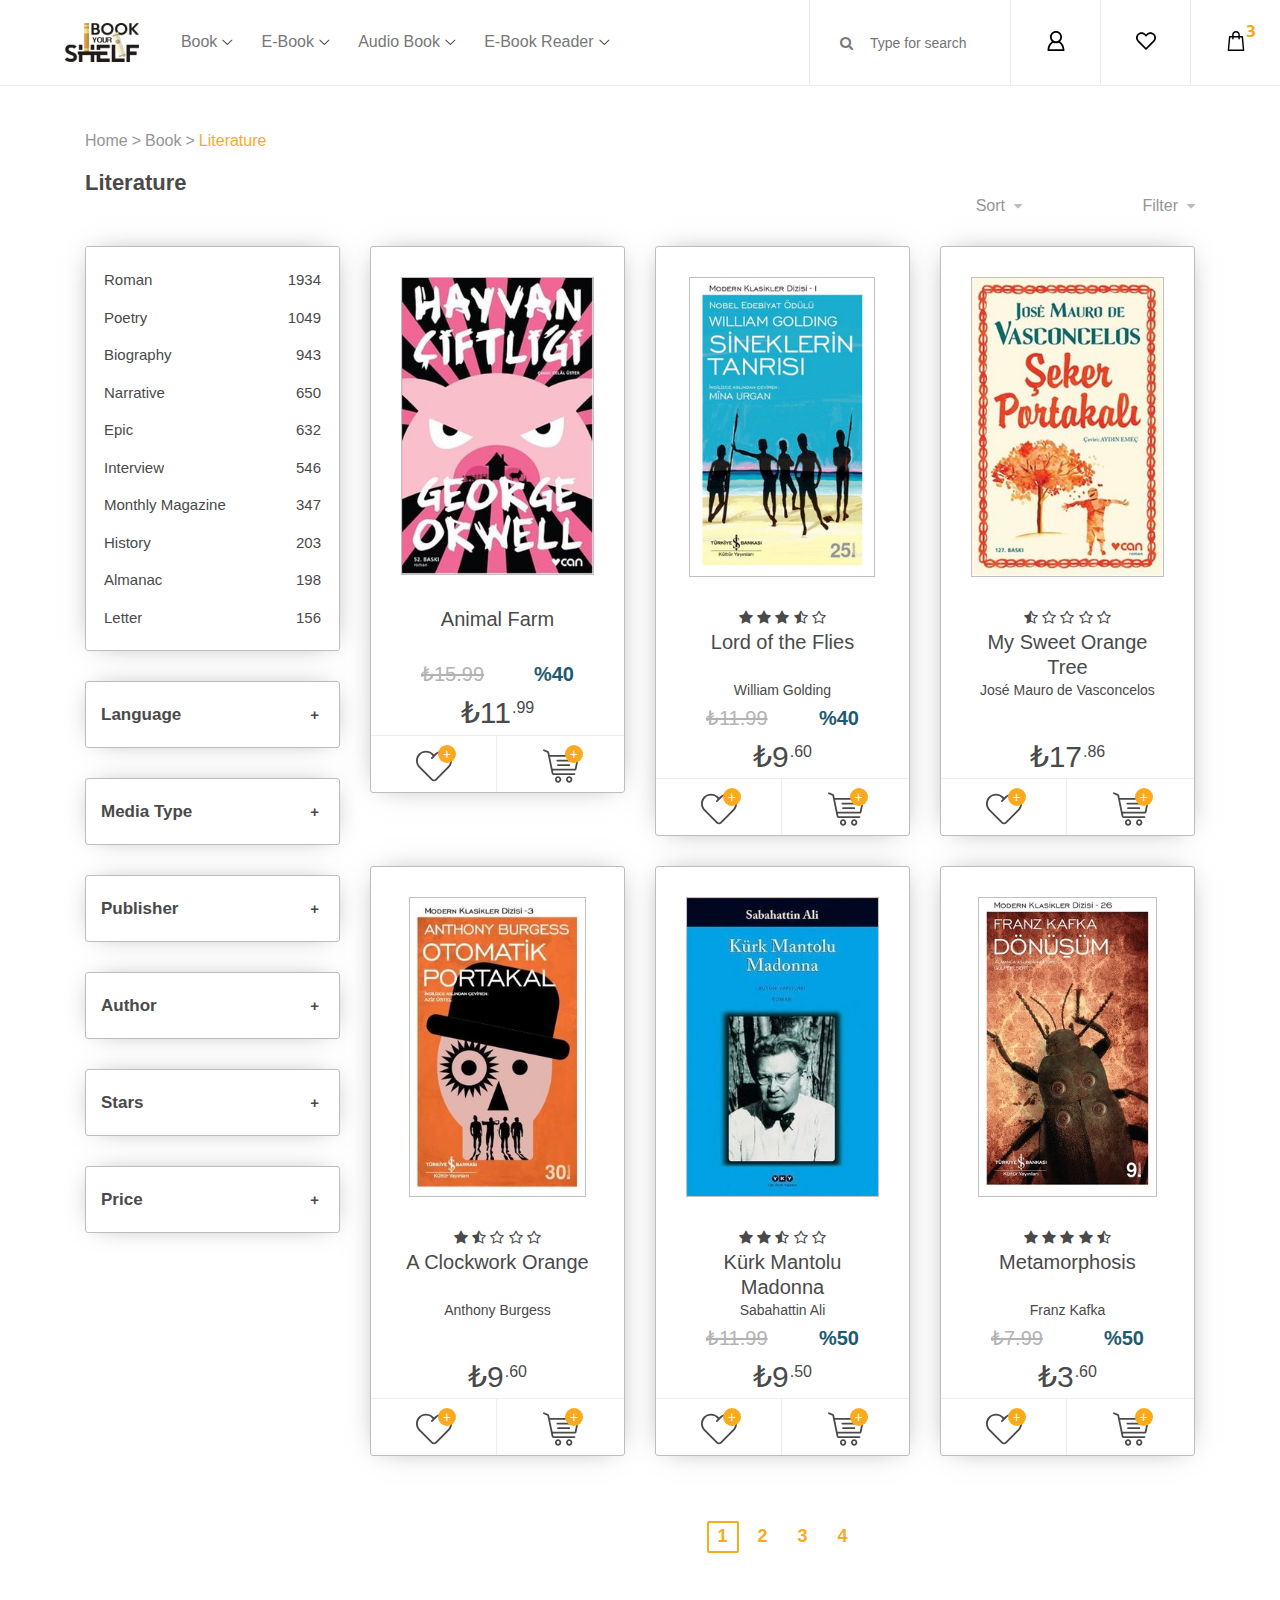
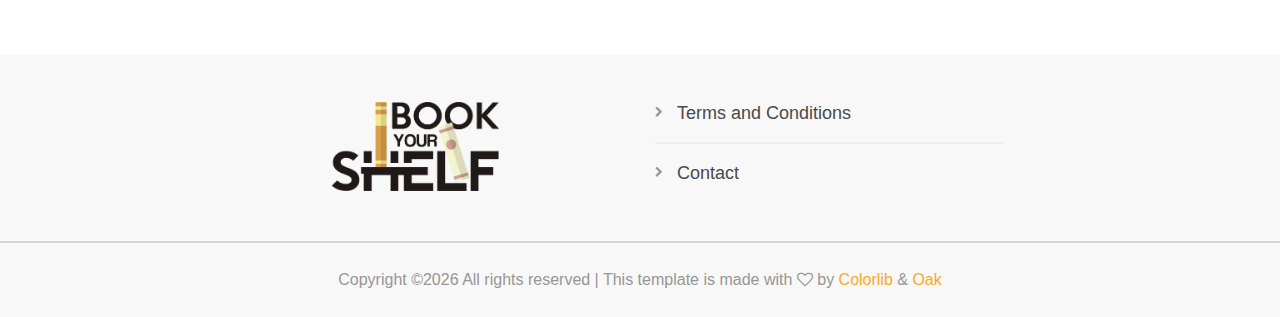
<file: category.html>
<!DOCTYPE html>
<html lang="en">
<head>
    <title>Category | Book Your Shelf</title>
    <meta charset="utf-8">
    <meta http-equiv="X-UA-Compatible" content="IE=edge">
    <meta name="description" content="Little Closet template">
    <meta name="viewport" content="width=device-width, initial-scale=1">
    <link rel="stylesheet" type="text/css" href="styles/bootstrap-4.1.2/bootstrap.min.css">
    <link href="plugins/font-awesome-4.7.0/css/font-awesome.min.css" rel="stylesheet" type="text/css">
    <!-- Favicon  -->
    <link rel="icon" href="images/logo/book_your_shelf_tab.png">
    <link rel="stylesheet" type="text/css" href="plugins/OwlCarousel2-2.2.1/owl.carousel.css">
    <link rel="stylesheet" type="text/css" href="plugins/OwlCarousel2-2.2.1/owl.theme.default.css">
    <link rel="stylesheet" type="text/css" href="plugins/OwlCarousel2-2.2.1/animate.css">
    <link rel="stylesheet" type="text/css" href="styles/category.css">
    <link rel="stylesheet" type="text/css" href="styles/category_responsive.css">
    <link rel="stylesheet" type="text/css" href="styles/responsive.css">
    <link rel="stylesheet" type="text/css" href="styles/core-style.css">
    <link rel="stylesheet" type="text/css" href="styles/util.css">
    <link rel="stylesheet" type="text/css" href="styles/nouislider.min.css">
</head>
<body>
<!-- Header -->
<header class="header_area">
    <div class="classy-nav-container breakpoint-off d-flex align-items-center justify-content-between">
        <!-- Classy Menu -->
        <nav class="classy-navbar" id="essenceNav">
            <!-- Logo -->
            <a href="index.html" class="book_your_shelf_logo">
                <img src="images/logo/book_your_shelf_logo.png" alt="">
            </a>
            <!-- Navbar Toggler -->
            <div class="classy-navbar-toggler">
                <span class="navbarToggler"><span></span><span></span><span></span></span>
            </div>
            <!-- Menu -->
            <div class="classy-menu">
                <!-- close btn -->
                <div class="classycloseIcon">
                    <div class="cross-wrap"><span class="top"></span><span class="bottom"></span></div>
                </div>
                <!-- Nav Start -->
                <div class="classynav">
                    <ul>
                        <li><a href="#">Book</a>
                            <div class="megamenu">
                                <ul class="single-mega cn-col-4">
                                    <li class="title">Categories</li>
                                    <li><a href="category.html" class="nav-bar-text-overflow">Literature</a></li>
                                    <li><a href="category.html" class="nav-bar-text-overflow">Novel</a></li>
                                    <li><a href="category.html" class="nav-bar-text-overflow">Children and Youth</a>
                                    </li>
                                    <li><a href="category.html" class="nav-bar-text-overflow">Science</a></li>
                                    <li><a href="category.html" class="nav-bar-text-overflow">Comic Book</a></li>
                                    <li><a href="category.html" class="nav-bar-text-overflow">Religion Sufism</a></li>
                                    <li><a href="category.html" class="nav-bar-text-overflow">Course/Exam Books</a></li>
                                    <li><a href="category.html" class="nav-bar-text-overflow">Philosophy</a></li>
                                    <li><a href="category.html" class="nav-bar-text-overflow">Foreign Languages</a></li>
                                    <li><a href="category.html" class="nav-bar-text-overflow" style="font-weight: bold">
                                        Book Cases
                                    </a></li>
                                </ul>
                                <ul class="single-mega cn-col-4">
                                    <li class="title">Campaigns</li>
                                    <li><a href="category.html" class="nav-bar-text-overflow">Literature Day</a></li>
                                    <li><a href="category.html" class="nav-bar-text-overflow">Black Friday</a></li>
                                    <li><a href="category.html" class="nav-bar-text-overflow">Home Reading Festival</a>
                                    </li>
                                    <li><a href="category.html" class="nav-bar-text-overflow">Up to 40% Discount at
                                        İşbank Cultural Publications & İşbank Science Publications</a></li>
                                    <li><a href="category.html" class="nav-bar-text-overflow">40% Discount on Bilgi
                                        Publishing House Classics</a></li>
                                </ul>
                                <ul class="single-mega cn-col-4">
                                    <li class="title">Hot Lists</li>
                                    <li><a href="category.html" class="nav-bar-text-overflow">Best Sellers</a></li>
                                    <li><a href="category.html" class="nav-bar-text-overflow">New Releases</a></li>
                                    <li><a href="category.html" class="nav-bar-text-overflow">Our Picks For You</a></li>
                                </ul>
                                <div class="single-mega cn-col-4">
                                    <img src="images/icons/01brownbookicon.jpg" alt="">
                                </div>
                            </div>
                        </li>
                        <li><a href="#">E-Book</a>
                            <div class="megamenu">
                                <ul class="single-mega cn-col-4">
                                    <li class="title">Categories</li>
                                    <li><a href="category.html" class="nav-bar-text-overflow">Fiction and Literature</a>
                                    </li>
                                    <li><a href="category.html" class="nav-bar-text-overflow">Health and Care</a></li>
                                    <li><a href="category.html" class="nav-bar-text-overflow">Literature and Writing</a>
                                    </li>
                                    <li><a href="category.html" class="nav-bar-text-overflow">Life Style</a></li>
                                    <li><a href="category.html" class="nav-bar-text-overflow">Sports and Recreation</a>
                                    </li>
                                    <li><a href="category.html" class="nav-bar-text-overflow">Science Fiction and
                                        Fantasy</a></li>
                                </ul>
                                <ul class="single-mega cn-col-4">
                                    <li class="title">Campaigns</li>
                                    <li><a href="category.html" class="nav-bar-text-overflow">Black Friday</a></li>
                                    <li><a href="category.html" class="nav-bar-text-overflow">Sports Day</a></li>
                                    <li><a href="category.html" class="nav-bar-text-overflow">%40 Discount on Science
                                        Fiction and Fantasy</a></li>
                                </ul>
                                <ul class="single-mega cn-col-4">
                                    <li class="title">Hot Lists</li>
                                    <li><a href="category.html" class="nav-bar-text-overflow">Best Sellers</a></li>
                                    <li><a href="category.html" class="nav-bar-text-overflow">New Releases</a></li>
                                    <li><a href="category.html" class="nav-bar-text-overflow">Our Picks For You</a></li>
                                </ul>
                                <div class="single-mega cn-col-4">
                                    <img src="images/icons/01brownebookicon.jpg" alt="">
                                </div>
                            </div>
                        </li>
                        <li><a href="#">Audio Book</a>
                            <div class="megamenu">
                                <ul class="single-mega cn-col-4">
                                    <li class="title">Categories</li>
                                    <li><a href="category.html" class="nav-bar-text-overflow">Mystery and Suspicion</a>
                                    </li>
                                    <li><a href="category.html" class="nav-bar-text-overflow">Romance</a></li>
                                    <li><a href="category.html" class="nav-bar-text-overflow">Literature</a></li>
                                    <li><a href="category.html" class="nav-bar-text-overflow">Children and Youth</a>
                                    </li>
                                    <li><a href="category.html" class="nav-bar-text-overflow">Cartoons and Comics</a>
                                    </li>
                                    <li><a href="category.html" class="nav-bar-text-overflow">Business and Finance</a>
                                    </li>
                                    <li><a href="category.html" class="nav-bar-text-overflow">Biography and Memory</a>
                                    </li>
                                    <li><a href="category.html" class="nav-bar-text-overflow">Romantic</a></li>
                                </ul>
                                <ul class="single-mega cn-col-4">
                                    <li class="title">Campaigns</li>
                                    <li><a href="category.html" class="nav-bar-text-overflow">Black Friday</a></li>
                                    <li><a href="category.html" class="nav-bar-text-overflow">Cartoons and Comics
                                        Day</a></li>
                                    <li><a href="category.html" class="nav-bar-text-overflow">%20 on Romantic</a></li>
                                </ul>
                                <ul class="single-mega cn-col-4">
                                    <li class="title">Hot Lists</li>
                                    <li><a href="category.html" class="nav-bar-text-overflow">Best Sellers</a></li>
                                    <li><a href="category.html" class="nav-bar-text-overflow">New Releases</a></li>
                                    <li><a href="category.html" class="nav-bar-text-overflow">Our Picks For You</a></li>
                                </ul>
                                <div class="single-mega cn-col-4">
                                    <img src="images/icons/01brownaudiobookicon.jpg" alt="">
                                </div>
                            </div>
                        </li>
                        <li><a href="#">E-Book Reader</a>
                            <div class="megamenu">
                                <ul class="single-mega cn-col-4">
                                    <li class="title">Categories</li>
                                    <li><a href="category.html">Kobo</a></li>
                                    <li><a href="category.html">Calibro</a></li>
                                    <li><a href="category.html" class="nav-bar-text-overflow" style="font-weight: bold">
                                        E-Book Reader Cases
                                    </a></li>
                                </ul>
                                <ul class="single-mega cn-col-4">
                                    <li class="title">Campaigns</li>
                                    <li><a href="category.html">Black Friday</a></li>
                                    <li><a href="category.html">E-Book Reader Day</a></li>
                                </ul>
                                <ul class="single-mega cn-col-4">
                                    <li class="title">Hot Lists</li>
                                    <li><a href="category.html" class="nav-bar-text-overflow">Best Sellers</a></li>
                                    <li><a href="category.html" class="nav-bar-text-overflow">New Releases</a></li>
                                    <li><a href="category.html" class="nav-bar-text-overflow">Our Picks For You</a></li>
                                </ul>
                                <div class="single-mega cn-col-4">
                                    <img src="images/icons/01brownebookicon.jpg" alt="">
                                </div>
                            </div>
                        </li>
                    </ul>
                </div>
                <!-- Nav End -->
            </div>
        </nav>

        <!-- Header Meta Data -->
        <div class="header-meta d-flex clearfix justify-content-end">
            <!-- Search Area -->
            <div class="search-area">
                <form action="#" method="post">
                    <input type="search" name="search" id="headerSearch" placeholder="Type for search">
                    <button type="submit"><i class="fa fa-search" aria-hidden="true"></i></button>
                </form>
            </div>

            <!-- User Area -->
            <div class="user-button-dropdown user-login-info">
                <a href=""><img src="images/core-img/user.svg" alt=""></a>
                <div class="user-button-dropdown-content">
                    <a href="register.html" style="line-height: 40px">Register</a>
                    <a href="login.html" style="line-height: 40px">Login</a>
                    <a href="profile.html" style="line-height: 40px">Profile</a>
                    <a href="admin-panel.html" style="line-height: 40px">Panel</a>
                    <a href="index.html" style="line-height: 40px">Logout</a>
                </div>
            </div>

            <!-- Favourite Area -->
            <div class="favourite-area">
                <a href="wish-list.html"><img src="images/core-img/heart.svg" alt=""></a>
            </div>

            <!-- Cart Area -->
            <div class="cart-area">
                <a href="cart.html" id="essenceCartBtn"><img src="images/core-img/bag.svg" alt="">
                    <span>3</span></a>
            </div>
        </div>
    </div>
</header>

<div class="super_container">

    <div class="super_container_inner">
        <div class="super_overlay"></div>

        <!-- Breadcrumbs -->
        <div class="container">
            <div class="row products_bar_row">
                <div class="col">
                    <div class="products_bar d-flex flex-lg-row flex-column align-items-lg-center align-items-start justify-content-lg-start justify-content-center">
                        <div class="breadcrumbs d-flex flex-column align-items-center justify-content-center">
                            <ul class="d-flex flex-row align-items-start justify-content-start text-center">
                                <li><a href="index.html">Home</a></li>
                                <li><a href="category.html">Book</a></li>
                                <li style="color: #fbaa1d">Literature</li>
                            </ul>
                        </div>
                    </div>
                </div>
            </div>
        </div>

        <!-- Products -->
        <div class="products">
            <div class="container">
                <div class="row products_bar_row">
                    <!-- Category name -->
                    <div class="col-lg-6">
                        <div><b class="category-name">Literature</b></div>
                        <div style="display: none"><b class="category-name">Search results for </b>
                            <b class="category-name">"literature"</b>   <!-- TODO Search value will be here -->
                        </div>
                    </div>
                    <div class="col-lg-6">
                        <div class="products_bar d-flex flex-lg-row flex-column align-items-lg-center align-items-start justify-content-lg-start justify-content-center">
                            <div class="products_bar_side d-flex flex-row align-items-center justify-content-start ml-lg-auto">
                                <div class="products_dropdown product_dropdown_sorting">
                                    <div class="isotope_sorting_text"><span>Sort</span><i
                                            class="fa fa-caret-down" aria-hidden="true"></i></div>
                                    <ul>
                                        <li class="item_sorting_btn"
                                            data-isotope-option='{ "sortBy": "date" }'>Date
                                        </li>
                                        <li class="item_sorting_btn" data-isotope-option='{ "sortBy": "price" }'>Price
                                        </li>
                                        <li class="item_sorting_btn" data-isotope-option='{ "sortBy": "name" }'>Name
                                        </li>
                                        <li class="item_sorting_btn" data-isotope-option='{ "sortBy": "decr-rate" }'>
                                            Decreasing Rate
                                        </li>
                                        <li class="item_sorting_btn" data-isotope-option='{ "sortBy": "incr-rate" }'>
                                            Increasing Rate
                                        </li>
                                    </ul>
                                </div>
                                <div class="products_dropdown text-right product_dropdown_filter">
                                    <div class="isotope_filter_text"><span>Filter</span><i class="fa fa-caret-down"
                                                                                           aria-hidden="true"></i></div>
                                    <ul>
                                        <li class="item_filter_btn" data-filter="*">All</li>
                                        <li class="item_filter_btn" data-filter=".hot">Hot</li>
                                        <li class="item_filter_btn" data-filter=".new">New</li>
                                        <li class="item_filter_btn" data-filter=".sale">Sale</li>
                                    </ul>
                                </div>
                            </div>
                        </div>
                    </div>
                </div>

                <div class="row">

                    <!-- Sidebar -->
                    <div class="col-md-4 col-lg-3">

                        <!-- Subcategories -->
                        <div class="product">
                            <div class="subcategory_text">
                                <ul>
                                    <li class="subcategory_li">
                                        <a class="clearfix" href="category.html">
                                        <span class="float_left">
                                            <label class="expand_element_text">Roman</label>
                                        </span>
                                            <span class="float_right">1934</span>
                                        </a>
                                    </li>
                                    <li class="subcategory_li">
                                        <a class="clearfix" href="category.html">
                                        <span class="float_left">
                                            <label class="expand_element_text">Poetry</label>
                                        </span>
                                            <span class="float_right">1049</span>
                                        </a>
                                    </li>
                                    <li class="subcategory_li">
                                        <a class="clearfix" href="category.html">
                                        <span class="float_left">
                                            <label class="expand_element_text">Biography</label>
                                        </span>
                                            <span class="float_right">943</span>
                                        </a>
                                    </li>
                                    <li class="subcategory_li">
                                        <a class="clearfix" href="category.html">
                                        <span class="float_left">
                                            <label class="expand_element_text">Narrative</label>
                                        </span>
                                            <span class="float_right">650</span>
                                        </a>
                                    </li>
                                    <li class="subcategory_li">
                                        <a class="clearfix" href="category.html">
                                        <span class="float_left">
                                            <label class="expand_element_text">Epic</label>
                                        </span>
                                            <span class="float_right">632</span>
                                        </a>
                                    </li>
                                    <li class="subcategory_li">
                                        <a class="clearfix" href="category.html">
                                        <span class="float_left">
                                            <label class="expand_element_text">Interview</label>
                                        </span>
                                            <span class="float_right">546</span>
                                        </a>
                                    </li>
                                    <li class="subcategory_li">
                                        <a class="clearfix" href="category.html">
                                        <span class="float_left">
                                            <label class="expand_element_text">Monthly Magazine</label>
                                        </span>
                                            <span class="float_right">347</span>
                                        </a>
                                    </li>
                                    <li class="subcategory_li">
                                        <a class="clearfix" href="category.html">
                                        <span class="float_left">
                                            <label class="expand_element_text">History</label>
                                        </span>
                                            <span class="float_right">203</span>
                                        </a>
                                    </li>
                                    <li class="subcategory_li">
                                        <a class="clearfix" href="category.html">
                                        <span class="float_left">
                                            <label class="expand_element_text">Almanac</label>
                                        </span>
                                            <span class="float_right">198</span>
                                        </a>
                                    </li>
                                    <li class="subcategory_li">
                                        <a class="clearfix" href="category.html">
                                        <span class="float_left">
                                            <label class="expand_element_text">Letter</label>
                                        </span>
                                            <span class="float_right">156</span>
                                        </a>
                                    </li>
                                </ul>
                            </div>
                        </div>

                        <div class="product">
                            <div class="product_content">
                                <div class="sidebar_title collapsible"><a href="#">Language</a></div>
                                <div class="sidebar_text">
                                    <form id="langaugeform">
                                        <div class="inline sidebar_expand">
                                            <div class="expand_element">
                                                <div class="row">
                                                    <div class="col-lg-1">
                                                        <label class="checkbox_container">
                                                            <input style="display: none" type="checkbox" id="languages1"
                                                                   name="languages1" value="English">
                                                            <span class="checkbox_mark"></span>
                                                        </label>
                                                    </div>
                                                    <label class="col-lg-9 expand_element_text" for="languages1">
                                                        English
                                                    </label>
                                                    <div class="col-lg-1">
                                                        <div class="number expand_element_number" style="float:right">
                                                            3723
                                                        </div>
                                                    </div>
                                                </div>
                                            </div>

                                            <div class="expand_element">
                                                <div class="row">
                                                    <div class="col-lg-1">
                                                        <label class="checkbox_container">
                                                            <input style="display: none" type="checkbox" id="languages2"
                                                                   name="languages2" value="Turkish">
                                                            <span class="checkbox_mark"></span>
                                                        </label>
                                                    </div>
                                                    <label class="col-lg-9 expand_element_text" for="languages2">
                                                        Turkish
                                                    </label>
                                                    <div class="col-lg-1">
                                                        <div class="number" style="float:right">1345</div>
                                                    </div>
                                                </div>
                                            </div>

                                            <div class="expand_element">
                                                <div class="row">
                                                    <div class="col-lg-1">
                                                        <label class="checkbox_container">
                                                            <input style="display: none" type="checkbox" id="languages3"
                                                                   name="languages3" value="French">
                                                            <span class="checkbox_mark"></span>
                                                        </label>
                                                    </div>
                                                    <label class="col-lg-9 expand_element_text" for="languages3">
                                                        French
                                                    </label>
                                                    <div class="col-lg-1">
                                                        <div class="number" style="float:right">634</div>
                                                    </div>
                                                </div>
                                            </div>
                                        </div>
                                    </form>
                                </div>
                            </div>
                        </div>

                        <div class="product">
                            <div class="product_content">
                                <div class="sidebar_title collapsible "><a href="#">Media Type</a></div>
                                <div class="sidebar_text">
                                    <form id="mediaform">
                                        <div class="inline sidebar_expand">
                                            <div class="expand_element">
                                                <div class="row">
                                                    <div class="col-lg-1">
                                                        <label class="checkbox_container">
                                                            <input style="display: none" type="checkbox" id="media1"
                                                                   name="Media1" value="Pocket_Size">
                                                            <span class="checkbox_mark"></span>
                                                        </label>
                                                    </div>
                                                    <label class="col-lg-9 expand_element_text" for="media1">
                                                        Pocket Size
                                                    </label>
                                                    <div class="col-lg-1">
                                                        <div class="number" style="float:right">1</div>
                                                    </div>
                                                </div>
                                            </div>

                                            <div class="expand_element">
                                                <div class="row">
                                                    <div class="col-lg-1">
                                                        <label class="checkbox_container">
                                                            <input style="display: none" type="checkbox" id="media2"
                                                                   name="Media2" value="Slim_cover">
                                                            <span class="checkbox_mark"></span>
                                                        </label>
                                                    </div>
                                                    <label class="col-lg-9 expand_element_text" for="media2">
                                                        Slim Cover
                                                    </label>
                                                    <div class="col-lg-1">
                                                        <div class="number" style="float:right">1</div>
                                                    </div>
                                                </div>
                                            </div>
                                        </div>
                                    </form>
                                </div>
                            </div>
                        </div>
                        <div class="product">
                            <div class="product_content">
                                <div class="sidebar_title collapsible "><a href="#">Publisher</a></div>
                                <div class="sidebar_text">
                                    <form id="publisherform">
                                        <div class="inline sidebar_expand">
                                            <div class="expand_element">
                                                <div class="row">
                                                    <div class="col-lg-1">
                                                        <label class="checkbox_container">
                                                            <input style="display: none" type="checkbox" id="pub1"
                                                                   name="pub1"
                                                                   value="pub1">
                                                            <span class="checkbox_mark"></span>
                                                        </label>
                                                    </div>
                                                    <label class="col-lg-9 expand_element_text" for="pub1">
                                                        publisher A
                                                    </label>
                                                    <div class="col-lg-1">
                                                        <div class="number" style="float:right">1</div>
                                                    </div>
                                                </div>
                                            </div>

                                            <div class="expand_element">
                                                <div class="row">
                                                    <div class="col-lg-1">
                                                        <label class="checkbox_container">
                                                            <input style="display: none" type="checkbox" id="pub2"
                                                                   name="pub2"
                                                                   value="pub2">
                                                            <span class="checkbox_mark"></span>
                                                        </label>
                                                    </div>
                                                    <label class="col-lg-9 expand_element_text" for="pub2">
                                                        publisher B
                                                    </label>
                                                    <div class="col-lg-1">
                                                        <div class="number" style="float:right">1</div>
                                                    </div>
                                                </div>
                                            </div>
                                        </div>
                                    </form>
                                </div>
                            </div>
                        </div>
                        <div class="product">
                            <div class="product_content">
                                <div class="sidebar_title collapsible"><a href="#">Author</a></div>
                                <div class="sidebar_text">
                                    <form id="authorform">
                                        <div class="inline sidebar_expand">
                                            <div class="expand_element">
                                                <div class="row">
                                                    <div class="col-lg-1">
                                                        <label class="checkbox_container">
                                                            <input style="display: none" type="checkbox" id="author1"
                                                                   name="Author1" value="Author1">
                                                            <span class="checkbox_mark"></span>
                                                        </label>
                                                    </div>
                                                    <label class="col-lg-9 expand_element_text" for="author1">
                                                        Author A
                                                    </label>
                                                    <div class="col-lg-1">
                                                        <div class="number" style="float:right">1</div>
                                                    </div>
                                                </div>
                                            </div>

                                            <div class="expand_element">
                                                <div class="row">
                                                    <div class="col-lg-1">
                                                        <label class="checkbox_container">
                                                            <input style="display: none" type="checkbox" id="Author2"
                                                                   name="Author2" value="Author2">
                                                            <span class="checkbox_mark"></span>
                                                        </label>
                                                    </div>
                                                    <label class="col-lg-9 expand_element_text" for="author2">
                                                        Author B
                                                    </label>
                                                    <div class="col-lg-1">
                                                        <div class="number" style="float:right">1</div>
                                                    </div>
                                                </div>
                                            </div>
                                        </div>
                                    </form>
                                </div>
                            </div>
                        </div>
                        <div class="product">
                            <div class="product_content">
                                <div class="sidebar_title collapsible "><a href="#">Stars</a></div>
                                <div class="sidebar_text">
                                    <form id="starform">
                                        <div class="inline sidebar_expand">

                                            <div class="expand_element">
                                                <label class="checkbox_container">
                                                    <input style="display: none" type="checkbox" id="star1" name="star1"
                                                           value="star1">
                                                    <span class="checkbox_mark"></span>
                                                </label>
                                                <label for="star1" class="expand_element_star">
                                                    <span class="fa fa-star checked"></span>
                                                    <span class="fa fa-star checked"></span>
                                                    <span class="fa fa-star checked"></span>
                                                    <span class="fa fa-star checked"></span>
                                                    <span class="fa fa-star checked"></span>
                                                </label>
                                                <span class="number" style="float:right;" ;>1345</span>
                                            </div>

                                            <div class="expand_element">
                                                <label class="checkbox_container">
                                                    <input style="display: none" type="checkbox" id="star2" name="star2"
                                                           value="star2">
                                                    <span class="checkbox_mark"></span>
                                                </label>
                                                <label for="star2" class="expand_element_star">
                                                    <span class="fa fa-star checked"></span>
                                                    <span class="fa fa-star checked"></span>
                                                    <span class="fa fa-star checked"></span>
                                                    <span class="fa fa-star checked"></span>
                                                    <span class="fa fa-star"></span>
                                                </label>
                                                <span class="number" style="float:right;">187</span>
                                            </div>

                                            <div class="expand_element">
                                                <label class="checkbox_container">
                                                    <input style="display: none" type="checkbox" id="star3" name="star3"
                                                           value="star3">
                                                    <span class="checkbox_mark"></span>
                                                </label>
                                                <label for="star3" class="expand_element_star">
                                                    <span class="fa fa-star checked"></span>
                                                    <span class="fa fa-star checked"></span>
                                                    <span class="fa fa-star checked"></span>
                                                    <span class="fa fa-star "></span>
                                                    <span class="fa fa-star"></span>
                                                </label>
                                                <span class="number" style="float:right;">615</span>
                                            </div>

                                            <div class="expand_element">
                                                <label class="checkbox_container">
                                                    <input style="display: none" type="checkbox" id="star4" name="star4"
                                                           value="star4">
                                                    <span class="checkbox_mark"></span>
                                                </label>
                                                <label for="star4" class="expand_element_star">
                                                    <span class="fa fa-star checked"></span>
                                                    <span class="fa fa-star checked"></span>
                                                    <span class="fa fa-star "></span>
                                                    <span class="fa fa-star "></span>
                                                    <span class="fa fa-star"></span>
                                                </label>
                                                <span class="number" style="float:right;">241</span>
                                            </div>

                                            <div class="expand_element">
                                                <label class="checkbox_container">
                                                    <input style="display: none" type="checkbox" id="star5" name="star5"
                                                           value="star5">
                                                    <span class="checkbox_mark"></span>
                                                </label>
                                                <label for="star5" class="expand_element_star">
                                                    <span class="fa fa-star checked"></span>
                                                    <span class="fa fa-star "></span>
                                                    <span class="fa fa-star "></span>
                                                    <span class="fa fa-star "></span>
                                                    <span class="fa fa-star"></span>
                                                </label>
                                                <span class="number" style="float:right;">56</span>
                                            </div>

                                            <div class="expand_element">
                                                <label class="checkbox_container">
                                                    <input style="display: none" type="checkbox" id="star6" name="star6"
                                                           value="star6">
                                                    <span class="checkbox_mark"></span>
                                                </label>
                                                <label for="star6" class="expand_element_star">
                                                    <span class="fa fa-star "></span>
                                                    <span class="fa fa-star "></span>
                                                    <span class="fa fa-star "></span>
                                                    <span class="fa fa-star "></span>
                                                    <span class="fa fa-star"></span>
                                                </label>
                                                <span class="number" style="float:right;">7</span>
                                            </div>
                                        </div>
                                    </form>
                                </div>
                            </div>
                        </div>
                        <div class="product">
                            <div class="product_content">
                                <div class="sidebar_title collapsible "><a href="#">Price</a></div>
                                <div class="sidebar_text">
                                    <div class="wrapper">
                                        <fieldset class="filter-price">

                                            <div class="price-field">
                                                <input type="range" min="10" max="200" value="135" id="lower">
                                                <input type="range" min="10" max="200" value="500" id="upper">
                                            </div>
                                            <div class="price-wrap">
                                                <div class="price-container">
                                                    <div class="price-wrap-1">
                                                        <label for="one">₺</label>
                                                        <input id="one">
                                                    </div>
                                                    <div class="price-wrap_line">-</div>
                                                    <div class="price-wrap-2">
                                                        <label for="two">₺</label>
                                                        <input id="two">
                                                    </div>
                                                </div>
                                            </div>
                                        </fieldset>
                                    </div>
                                </div>
                            </div>
                        </div>
                    </div>

                    <div class="col-md-8 col-lg-9 order-md-last">
                        <div class="row">

                            <!-- Product -->
                            <div class="col-xl-4 col-md-6">
                                <div class="product">
                                    <div class="product_image_showcase">
                                        <a href="product.html">
                                            <img src="images/hayvan_ciftligi.jpg" alt="" class="product_image_img">
                                        </a>
                                    </div>
                                    <div class="product_content">
                                        <div class="product_info align-items-center justify-content-center">
                                            <div style="text-align:center;">
                                                
                                            </div>
                                            <div>
                                                <div class="product_name"><a href="product.html">Animal Farm</a>
                                                </div>
                                                
                                            </div>
                                            <div class="product_info d-flex flex-row align-items-start justify-content-start">
                                                <div class="sale_price">
                                                    <del>₺15.99</del>
                                                </div>
                                                <div class="ml-auto text-right">
                                                    <div class="sale_price"><b>%40</b></div>
                                                </div>
                                            </div>
                                            <div class="product_price">₺11<span>.99</span></div>
                                        </div>

                                        <div class="product_buttons">
                                            <div class="text-right d-flex flex-row align-items-start justify-content-start">
                                                <div title="Add to wish list"
                                                     class="product_button product_fav text-center d-flex flex-column align-items-center justify-content-center">
                                                    <div>
                                                        <div><img src="images/heart_2.svg" class="svg" alt="">
                                                            <div>+</div>
                                                        </div>
                                                    </div>
                                                </div>
                                                <div title="Add to shopping cart"
                                                     class="product_button product_cart text-center d-flex flex-column align-items-center justify-content-center">
                                                    <div>
                                                        <div><img src="images/cart.svg" class="svg" alt="">
                                                            <div>+</div>
                                                        </div>
                                                    </div>
                                                </div>
                                            </div>
                                        </div>
                                    </div>
                                </div>
                            </div>

                            <!-- Product -->
                            <div class="col-xl-4 col-md-6">
                                <div class="product">
                                    <div class="product_image_showcase">
                                        <a href="product.html">
                                            <img src="images/sineklerin_tanrisi.jpg" alt="" class="product_image_img">
                                        </a>
                                    </div>
                                    <div class="product_content">

                                        <div class="product_info align-items-center justify-content-center">
                                            <div style="text-align:center;">
                                                <i class="fa fa-star" style="color:#4a4a4a"></i>
                                                <i class="fa fa-star" style="color:#4a4a4a"></i>
                                                <i class="fa fa-star" style="color:#4a4a4a"></i>
                                                <i class="fa fa-star-half-full" style="color:#4a4a4a"></i>
                                                <i class="fa fa-star-o" style="color:#4a4a4a"></i>
                                            </div>
                                            <div>
                                                <div class="product_name"><a href="product.html">Lord of the
                                                    Flies</a></div>
                                                <div class="product_text">William Golding</div>
                                            </div>
                                            <div class="product_info d-flex flex-row align-items-start justify-content-start">
                                                <div class="sale_price">
                                                    <del>₺11.99</del>
                                                </div>
                                                <div class="ml-auto text-right">
                                                    <div class="sale_price"><b>%40</b></div>
                                                </div>
                                            </div>
                                            <div class="product_price">₺9<span>.60</span></div>
                                        </div>

                                        <div class="product_buttons">
                                            <div class="text-right d-flex flex-row align-items-start justify-content-start">
                                                <div title="Add to wish list"
                                                     class="product_button product_fav text-center d-flex flex-column align-items-center justify-content-center">
                                                    <div>
                                                        <div><img src="images/heart_2.svg" class="svg" alt="">
                                                            <div>+</div>
                                                        </div>
                                                    </div>
                                                </div>
                                                <div title="Add to shopping cart"
                                                     class="product_button product_cart text-center d-flex flex-column align-items-center justify-content-center">
                                                    <div>
                                                        <div><img src="images/cart.svg" class="svg" alt="">
                                                            <div>+</div>
                                                        </div>
                                                    </div>
                                                </div>
                                            </div>
                                        </div>
                                    </div>
                                </div>
                            </div>

                            <!-- Product -->
                            <div class="col-xl-4 col-md-6">
                                <div class="product">
                                    <div class="product_image_showcase">
                                        <a href="product.html">
                                            <img src="images/seker_portakali.jpg" alt="" class="product_image_img">
                                        </a>
                                    </div>
                                    <div class="product_content">

                                        <div class="product_info align-items-center justify-content-center">
                                            <div style="text-align:center;">
                                                <i class="fa fa-star-half-full" style="color:#4a4a4a"></i>
                                                <i class="fa fa-star-o" style="color:#4a4a4a"></i>
                                                <i class="fa fa-star-o" style="color:#4a4a4a"></i>
                                                <i class="fa fa-star-o" style="color:#4a4a4a"></i>
                                                <i class="fa fa-star-o" style="color:#4a4a4a"></i>
                                            </div>
                                            <div>
                                                <div class="product_name"><a href="product.html">My Sweet Orange
                                                    Tree</a>
                                                </div>
                                                <div class="product_text">José Mauro de Vasconcelos</div>
                                            </div>
                                            <div class="product_info d-flex flex-row align-items-start justify-content-start">
                                                <div class="sale_price">
                                                    <del></del>
                                                </div>
                                                <div class="ml-auto text-right">
                                                    <div class="sale_price"><b>&nbsp;</b></div>
                                                </div>
                                            </div>
                                            <div class="product_price">₺17<span>.86</span></div>
                                        </div>

                                        <div class="product_buttons">
                                            <div class="text-right d-flex flex-row align-items-start justify-content-start">
                                                <div title="Add to wish list"
                                                     class="product_button product_fav text-center d-flex flex-column align-items-center justify-content-center">
                                                    <div>
                                                        <div><img src="images/heart_2.svg" class="svg" alt="">
                                                            <div>+</div>
                                                        </div>
                                                    </div>
                                                </div>
                                                <div title="Add to shopping cart"
                                                     class="product_button product_cart text-center d-flex flex-column align-items-center justify-content-center">
                                                    <div>
                                                        <div><img src="images/cart.svg" class="svg" alt="">
                                                            <div>+</div>
                                                        </div>
                                                    </div>
                                                </div>
                                            </div>
                                        </div>
                                    </div>
                                </div>
                            </div>

                            <!-- Product -->
                            <div class="col-xl-4 col-md-6">

                                <div class="product">
                                    <div class="product_image_showcase">
                                        <a href="product.html">
                                            <img src="images/otomatik_portakal.jpg" alt="" class="product_image_img">
                                        </a>
                                    </div>
                                    <div class="product_content">

                                        <div class="product_info align-items-center justify-content-center">
                                            <div style="text-align:center;">
                                                <i class="fa fa-star" style="color:#4a4a4a"></i>
                                                <i class="fa fa-star-half-full" style="color:#4a4a4a"></i>
                                                <i class="fa fa-star-o" style="color:#4a4a4a"></i>
                                                <i class="fa fa-star-o" style="color:#4a4a4a"></i>
                                                <i class="fa fa-star-o" style="color:#4a4a4a"></i>
                                            </div>
                                            <div>
                                                <div class="product_name"><a href="product.html">A Clockwork Orange</a>
                                                </div>
                                                <div class="product_text">Anthony Burgess</div>
                                            </div>
                                            <div class="product_info d-flex flex-row align-items-start justify-content-start">
                                                <div class="sale_price">
                                                    <del></del>
                                                </div>
                                                <div class="ml-auto text-right">
                                                    <div class="sale_price"><b>&nbsp;</b></div>
                                                </div>
                                            </div>
                                            <div class="product_price">₺9<span>.60</span></div>
                                        </div>

                                        <div class="product_buttons">
                                            <div class="text-right d-flex flex-row align-items-start justify-content-start">
                                                <div title="Add to wish list"
                                                     class="product_button product_fav text-center d-flex flex-column align-items-center justify-content-center">
                                                    <div>
                                                        <div><img src="images/heart_2.svg" class="svg" alt="">
                                                            <div>+</div>
                                                        </div>
                                                    </div>
                                                </div>
                                                <div title="Add to shopping cart"
                                                     class="product_button product_cart text-center d-flex flex-column align-items-center justify-content-center">
                                                    <div>
                                                        <div><img src="images/cart.svg" class="svg" alt="">
                                                            <div>+</div>
                                                        </div>
                                                    </div>
                                                </div>
                                            </div>
                                        </div>
                                    </div>
                                </div>
                            </div>

                            <!-- Product -->
                            <div class="col-xl-4 col-md-6">
                                <div class="product">
                                    <div class="product_image_showcase">
                                        <a href="product.html">
                                            <img src="images/kurk_mantolu.jpg" alt="" class="product_image_img">
                                        </a>
                                    </div>
                                    <div class="product_content">

                                        <div class="product_info align-items-center justify-content-center">
                                            <div style="text-align:center;">
                                                <i class="fa fa-star" style="color:#4a4a4a"></i>
                                                <i class="fa fa-star" style="color:#4a4a4a"></i>
                                                <i class="fa fa-star-half-full" style="color:#4a4a4a"></i>
                                                <i class="fa fa-star-o" style="color:#4a4a4a"></i>
                                                <i class="fa fa-star-o" style="color:#4a4a4a"></i>
                                            </div>

                                            <div>
                                                <div class="product_name"><a href="product.html">Kürk Mantolu
                                                    Madonna</a></div>
                                                <div class="product_text">Sabahattin Ali</div>
                                            </div>
                                            <div class="product_info d-flex flex-row align-items-start justify-content-start">
                                                <div class="sale_price">
                                                    <del>₺11.99</del>
                                                </div>
                                                <div class="ml-auto text-right">
                                                    <div class="sale_price"><b>%50</b></div>
                                                </div>
                                            </div>
                                            <div class="product_price">₺9<span>.50</span></div>
                                        </div>

                                        <div class="product_buttons">
                                            <div class="text-right d-flex flex-row align-items-start justify-content-start">
                                                <div title="Add to wish list"
                                                     class="product_button product_fav text-center d-flex flex-column align-items-center justify-content-center">
                                                    <div>
                                                        <div><img src="images/heart_2.svg" class="svg" alt="">
                                                            <div>+</div>
                                                        </div>
                                                    </div>
                                                </div>
                                                <div title="Add to shopping cart"
                                                     class="product_button product_cart text-center d-flex flex-column align-items-center justify-content-center">
                                                    <div>
                                                        <div><img src="images/cart.svg" class="svg" alt="">
                                                            <div>+</div>
                                                        </div>
                                                    </div>
                                                </div>
                                            </div>
                                        </div>
                                    </div>
                                </div>
                            </div>

                            <!-- Product -->
                            <div class="col-xl-4 col-md-6">
                                <div class="product">
                                    <div class="product_image_showcase">
                                        <a href="product.html">
                                            <img src="images/donusum.jpg" alt="" class="product_image_img">
                                        </a>
                                    </div>
                                    <div class="product_content">
                                        <div class="product_info align-items-center justify-content-center">
                                            <div style="text-align:center;">
                                                <i class="fa fa-star" style="color:#4a4a4a"></i>
                                                <i class="fa fa-star" style="color:#4a4a4a"></i>
                                                <i class="fa fa-star" style="color:#4a4a4a"></i>
                                                <i class="fa fa-star" style="color:#4a4a4a"></i>
                                                <i class="fa fa-star-half-full" style="color:#4a4a4a"></i>

                                            </div>
                                            <div>
                                                <div class="product_name"><a href="product.html">Metamorphosis</a></div>
                                                <div class="product_text">Franz Kafka</div>
                                            </div>
                                            <div class="product_info d-flex flex-row align-items-start justify-content-start">
                                                <div class="sale_price">
                                                    <del>₺7.99</del>
                                                </div>
                                                <div class="ml-auto text-right">
                                                    <div class="sale_price"><b>%50</b></div>
                                                </div>
                                            </div>
                                            <div class="product_price">₺3<span>.60</span></div>
                                        </div>

                                        <div class="product_buttons">
                                            <div class="text-right d-flex flex-row align-items-start justify-content-start">
                                                <div title="Add to wish list"
                                                     class="product_button product_fav text-center d-flex flex-column align-items-center justify-content-center">
                                                    <div>
                                                        <div><img src="images/heart_2.svg" class="svg" alt="">
                                                            <div>+</div>
                                                        </div>
                                                    </div>
                                                </div>
                                                <div title="Add to shopping cart"
                                                     class="product_button product_cart text-center d-flex flex-column align-items-center justify-content-center">
                                                    <div>
                                                        <div><img src="images/cart.svg" class="svg" alt="">
                                                            <div>+</div>
                                                        </div>
                                                    </div>
                                                </div>
                                            </div>
                                        </div>
                                    </div>
                                </div>
                            </div>
                        </div>
                        <div class="row page_nav_row">
                            <div class="col">
                                <div class="page_nav">
                                    <ul class="d-flex flex-row align-items-start justify-content-center">
                                        <li class="active"><a href="#">1</a></li>
                                        <li><a href="#" style="color: #fbaa1d">2</a></li>
                                        <li><a href="#" style="color: #fbaa1d">3</a></li>
                                        <li><a href="#" style="color: #fbaa1d">4</a></li>
                                    </ul>
                                </div>
                            </div>
                        </div>
                    </div>
                </div>
            </div>
        </div>

        <!-- Search fail - No book -->
        <div class="search_fail" style="display: none">
            <br>
            <img src="images/search-fail.png">
            <div>
                <br>
                <b class="category-name">No products were found according to your search criteria.</b>
            </div>
            <div style="display: none">
                <br>
                <b class="category-name">No products here yet.</b>
            </div>
            <br>
        </div>

        <!-- Footer -->
        <footer class="footer">
            <div class="footer_content">
                <div class="container">
                    <div class="row">
                        <div class="col-lg-2 footer_col"></div>

                        <!-- About -->
                        <div class="col-lg-4 footer_col">
                            <div class="footer_about">
                                <div class="footer_logo">
                                    <div class="d-flex flex-row align-items-center justify-content-center">
                                        <img class="book_your_shelf_footer" src="images/logo/book_your_shelf_logo.png"
                                             alt="">
                                    </div>
                                </div>
                            </div>
                        </div>

                        <!-- Footer Links -->
                        <div class="col-lg-4 footer_col">
                            <ul class="footer_list">
                                <li>
                                    <a href="membership.html" target="_blank">
                                        <div>Terms and Conditions</div>
                                    </a>
                                </li>
                                <li>
                                    <a href="mailto: oak.bookyourshelf@gmail.com">
                                        <div>Contact</div>
                                    </a>
                                </li>
                            </ul>
                        </div>

                        <div class="col-lg-2 footer_col"></div>
                    </div>
                </div>
            </div>
            <div class="footer_bar">
                <div class="container">
                    <div class="row">
                        <div class="col">
                            <div class="footer_bar_content d-flex flex-md-row flex-column align-items-center justify-content-center">
                                <div class="copyright order-md-1 order-2">
                                    <!-- Link back to Colorlib can't be removed. Template is licensed under CC BY 3.0. -->
                                    Copyright &copy;<script>
                                    document.write(new Date().getFullYear());
                                </script>
                                    All rights reserved | This template is made with <i
                                        class="fa fa-heart-o" aria-hidden="true"></i> by <a
                                        href="https://colorlib.com" target="_blank" class="orange-text">Colorlib</a> &
                                    <b class="orange-text">Oak</b>
                                    <!-- Link back to Colorlib can't be removed. Template is licensed under CC BY 3.0. -->
                                </div>
                            </div>
                        </div>
                    </div>
                </div>
            </div>
        </footer>
    </div>
</div>

<script>
    var coll = document.getElementsByClassName("collapsible");
    var i;

    for (i = 0; i < coll.length; i++) {
        coll[i].addEventListener("click", function () {
            this.classList.toggle("actives");
            var content = this.nextElementSibling;
            if (content.style.maxHeight) {
                content.style.maxHeight = null;
            } else {
                content.style.maxHeight = content.scrollHeight + "px";
            }
        });
    }
</script>

<style>
    .checked {
        color: #fbaa1d;
    }
</style>

<script>
    var lowerSlider = document.querySelector('#lower');
    var upperSlider = document.querySelector('#upper');

    document.querySelector('#two').value = upperSlider.value;
    document.querySelector('#one').value = lowerSlider.value;

    var lowerVal = parseInt(lowerSlider.value);
    var upperVal = parseInt(upperSlider.value);

    upperSlider.oninput = function () {
        lowerVal = parseInt(lowerSlider.value);
        upperVal = parseInt(upperSlider.value);

        if (upperVal < lowerVal + 4) {
            lowerSlider.value = upperVal - 4;
            if (lowerVal == lowerSlider.min) {
                upperSlider.value = 4;
            }
        }
        document.querySelector('#two').value = this.value
    };

    lowerSlider.oninput = function () {
        lowerVal = parseInt(lowerSlider.value);
        upperVal = parseInt(upperSlider.value);
        if (lowerVal > upperVal - 4) {
            upperSlider.value = lowerVal + 4;
            if (upperVal == upperSlider.max) {
                lowerSlider.value = parseInt(upperSlider.max) - 4;
            }
        }
        document.querySelector('#one').value = this.value
    };
</script>

<script src="js/jquery-3.2.1.min.js"></script>
<script src="styles/bootstrap-4.1.2/popper.js"></script>
<script src="styles/bootstrap-4.1.2/bootstrap.min.js"></script>
<script src="js/plugins.js"></script>
<script src="plugins/greensock/TweenMax.min.js"></script>
<script src="plugins/greensock/TimelineMax.min.js"></script>
<script src="plugins/scrollmagic/ScrollMagic.min.js"></script>
<script src="plugins/greensock/animation.gsap.min.js"></script>
<script src="plugins/greensock/ScrollToPlugin.min.js"></script>
<script src="plugins/OwlCarousel2-2.2.1/owl.carousel.js"></script>
<script src="plugins/easing/easing.js"></script>
<script src="plugins/progressbar/progressbar.min.js"></script>
<script src="plugins/parallax-js-master/parallax.min.js"></script>
<script src="plugins/Isotope/isotope.pkgd.min.js"></script>
<script src="plugins/Isotope/fitcolumns.js"></script>
<script src="js/classy-nav.min.js"></script>
<script src="js/custom.js"></script>
<script src="js/category.js"></script>
<script src="js/active.js"></script>

</body>
</html>
</file>
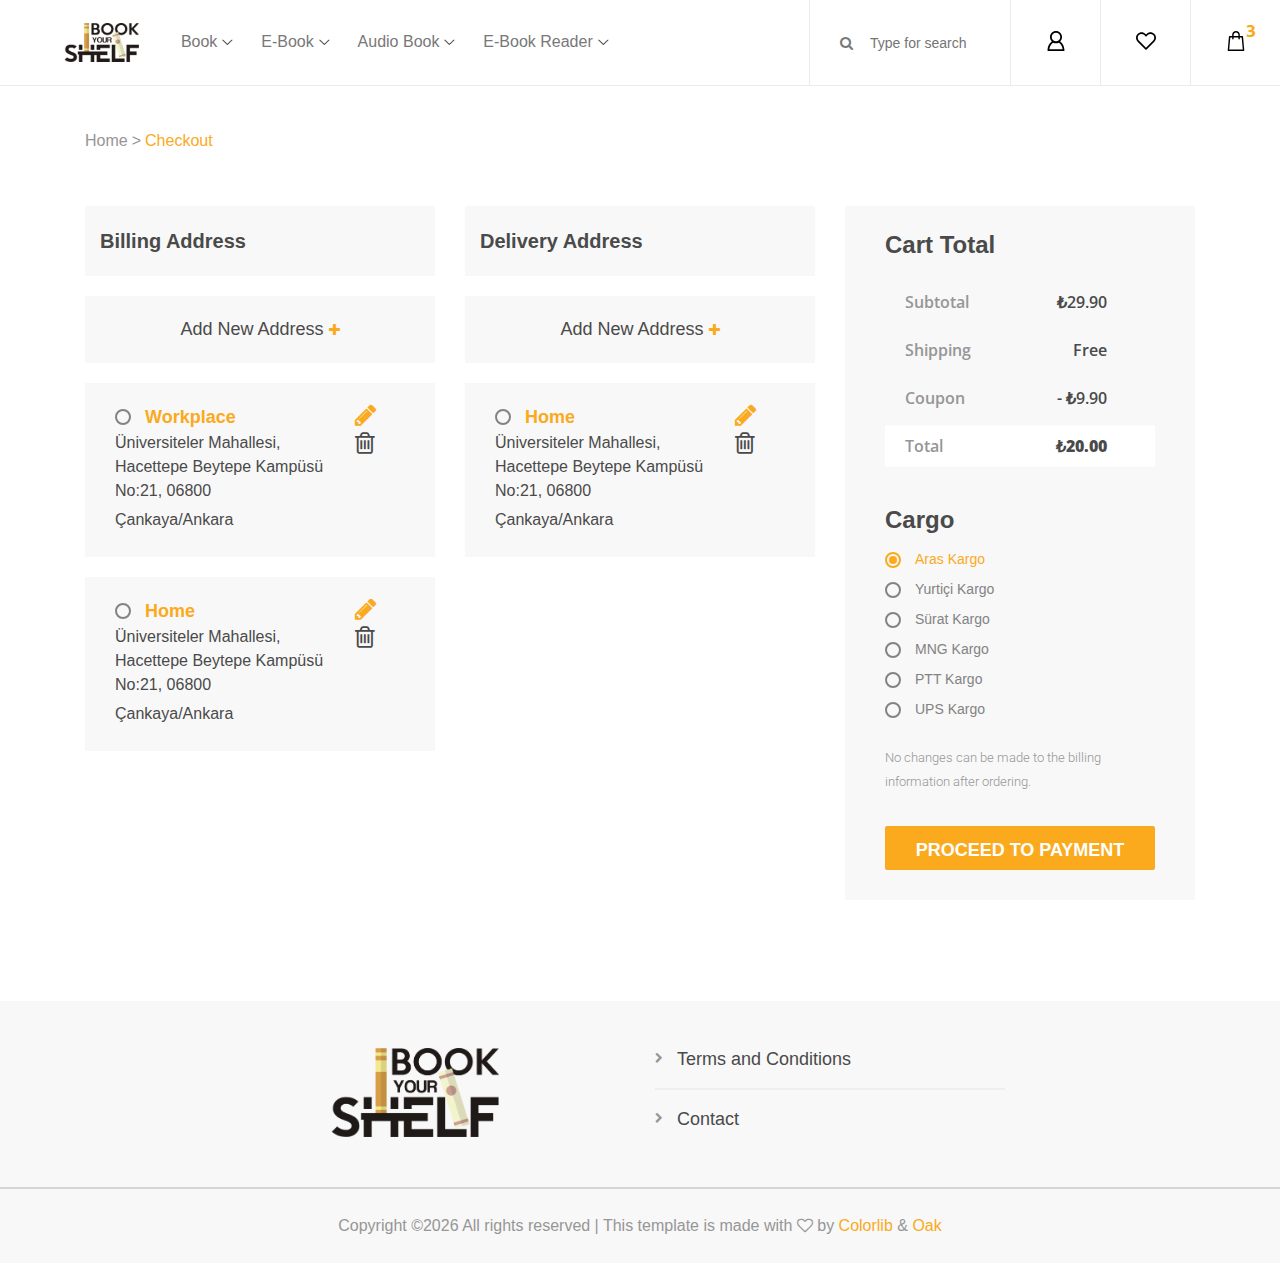
<file: checkout.html>
<!DOCTYPE html>
<html lang="en">
<head>
    <title>Checkout | Book Your Shelf</title>
    <meta charset="utf-8">
    <meta http-equiv="X-UA-Compatible" content="IE=edge">
    <meta name="description" content="Little Closet template">
    <meta name="viewport" content="width=device-width, initial-scale=1">
    <link rel="stylesheet" type="text/css" href="styles/bootstrap-4.1.2/bootstrap.min.css">
    <link href="plugins/font-awesome-4.7.0/css/font-awesome.min.css" rel="stylesheet" type="text/css">
    <!-- Favicon  -->
    <link rel="icon" href="images/logo/book_your_shelf_tab.png">
    <link rel="stylesheet" type="text/css" href="styles/checkout.css">
    <link rel="stylesheet" type="text/css" href="styles/checkout_responsive.css">
    <link rel="stylesheet" type="text/css" href="styles/responsive.css">
    <link rel="stylesheet" type="text/css" href="styles/core-style.css">
    <link rel="stylesheet" type="text/css" href="styles/util.css">
    <link rel="stylesheet" type="text/css" href="styles/profile.css">
</head>
<body>
<!-- Header -->
<header class="header_area">
    <div class="classy-nav-container breakpoint-off d-flex align-items-center justify-content-between">
        <!-- Classy Menu -->
        <nav class="classy-navbar" id="essenceNav">
            <!-- Logo -->
            <a href="index.html" class="book_your_shelf_logo">
                <img src="images/logo/book_your_shelf_logo.png" alt="">
            </a>
            <!-- Navbar Toggler -->
            <div class="classy-navbar-toggler">
                <span class="navbarToggler"><span></span><span></span><span></span></span>
            </div>
            <!-- Menu -->
            <div class="classy-menu">
                <!-- close btn -->
                <div class="classycloseIcon">
                    <div class="cross-wrap"><span class="top"></span><span class="bottom"></span></div>
                </div>
                <!-- Nav Start -->
                <div class="classynav">
                    <ul>
                        <li><a href="#">Book</a>
                            <div class="megamenu">
                                <ul class="single-mega cn-col-4">
                                    <li class="title">Categories</li>
                                    <li><a href="category.html" class="nav-bar-text-overflow">Literature</a></li>
                                    <li><a href="category.html" class="nav-bar-text-overflow">Novel</a></li>
                                    <li><a href="category.html" class="nav-bar-text-overflow">Children and Youth</a>
                                    </li>
                                    <li><a href="category.html" class="nav-bar-text-overflow">Science</a></li>
                                    <li><a href="category.html" class="nav-bar-text-overflow">Comic Book</a></li>
                                    <li><a href="category.html" class="nav-bar-text-overflow">Religion Sufism</a></li>
                                    <li><a href="category.html" class="nav-bar-text-overflow">Course/Exam Books</a></li>
                                    <li><a href="category.html" class="nav-bar-text-overflow">Philosophy</a></li>
                                    <li><a href="category.html" class="nav-bar-text-overflow">Foreign Languages</a></li>
                                    <li><a href="category.html" class="nav-bar-text-overflow" style="font-weight: bold">
                                        Book Cases
                                    </a></li>
                                </ul>
                                <ul class="single-mega cn-col-4">
                                    <li class="title">Campaigns</li>
                                    <li><a href="category.html" class="nav-bar-text-overflow">Literature Day</a></li>
                                    <li><a href="category.html" class="nav-bar-text-overflow">Black Friday</a></li>
                                    <li><a href="category.html" class="nav-bar-text-overflow">Home Reading Festival</a>
                                    </li>
                                    <li><a href="category.html" class="nav-bar-text-overflow">Up to 40% Discount at
                                        İşbank Cultural Publications & İşbank Science Publications</a></li>
                                    <li><a href="category.html" class="nav-bar-text-overflow">40% Discount on Bilgi
                                        Publishing House Classics</a></li>
                                </ul>
                                <ul class="single-mega cn-col-4">
                                    <li class="title">Hot Lists</li>
                                    <li><a href="category.html" class="nav-bar-text-overflow">Best Sellers</a></li>
                                    <li><a href="category.html" class="nav-bar-text-overflow">New Releases</a></li>
                                    <li><a href="category.html" class="nav-bar-text-overflow">Our Picks For You</a></li>
                                </ul>
                                <div class="single-mega cn-col-4">
                                    <img src="images/icons/01brownbookicon.jpg" alt="">
                                </div>
                            </div>
                        </li>
                        <li><a href="#">E-Book</a>
                            <div class="megamenu">
                                <ul class="single-mega cn-col-4">
                                    <li class="title">Categories</li>
                                    <li><a href="category.html" class="nav-bar-text-overflow">Fiction and Literature</a>
                                    </li>
                                    <li><a href="category.html" class="nav-bar-text-overflow">Health and Care</a></li>
                                    <li><a href="category.html" class="nav-bar-text-overflow">Literature and Writing</a>
                                    </li>
                                    <li><a href="category.html" class="nav-bar-text-overflow">Life Style</a></li>
                                    <li><a href="category.html" class="nav-bar-text-overflow">Sports and Recreation</a>
                                    </li>
                                    <li><a href="category.html" class="nav-bar-text-overflow">Science Fiction and
                                        Fantasy</a></li>
                                </ul>
                                <ul class="single-mega cn-col-4">
                                    <li class="title">Campaigns</li>
                                    <li><a href="category.html" class="nav-bar-text-overflow">Black Friday</a></li>
                                    <li><a href="category.html" class="nav-bar-text-overflow">Sports Day</a></li>
                                    <li><a href="category.html" class="nav-bar-text-overflow">%40 Discount on Science
                                        Fiction and Fantasy</a></li>
                                </ul>
                                <ul class="single-mega cn-col-4">
                                    <li class="title">Hot Lists</li>
                                    <li><a href="category.html" class="nav-bar-text-overflow">Best Sellers</a></li>
                                    <li><a href="category.html" class="nav-bar-text-overflow">New Releases</a></li>
                                    <li><a href="category.html" class="nav-bar-text-overflow">Our Picks For You</a></li>
                                </ul>
                                <div class="single-mega cn-col-4">
                                    <img src="images/icons/01brownebookicon.jpg" alt="">
                                </div>
                            </div>
                        </li>
                        <li><a href="#">Audio Book</a>
                            <div class="megamenu">
                                <ul class="single-mega cn-col-4">
                                    <li class="title">Categories</li>
                                    <li><a href="category.html" class="nav-bar-text-overflow">Mystery and Suspicion</a>
                                    </li>
                                    <li><a href="category.html" class="nav-bar-text-overflow">Romance</a></li>
                                    <li><a href="category.html" class="nav-bar-text-overflow">Literature</a></li>
                                    <li><a href="category.html" class="nav-bar-text-overflow">Children and Youth</a>
                                    </li>
                                    <li><a href="category.html" class="nav-bar-text-overflow">Cartoons and Comics</a>
                                    </li>
                                    <li><a href="category.html" class="nav-bar-text-overflow">Business and Finance</a>
                                    </li>
                                    <li><a href="category.html" class="nav-bar-text-overflow">Biography and Memory</a>
                                    </li>
                                    <li><a href="category.html" class="nav-bar-text-overflow">Romantic</a></li>
                                </ul>
                                <ul class="single-mega cn-col-4">
                                    <li class="title">Campaigns</li>
                                    <li><a href="category.html" class="nav-bar-text-overflow">Black Friday</a></li>
                                    <li><a href="category.html" class="nav-bar-text-overflow">Cartoons and Comics
                                        Day</a></li>
                                    <li><a href="category.html" class="nav-bar-text-overflow">%20 on Romantic</a></li>
                                </ul>
                                <ul class="single-mega cn-col-4">
                                    <li class="title">Hot Lists</li>
                                    <li><a href="category.html" class="nav-bar-text-overflow">Best Sellers</a></li>
                                    <li><a href="category.html" class="nav-bar-text-overflow">New Releases</a></li>
                                    <li><a href="category.html" class="nav-bar-text-overflow">Our Picks For You</a></li>
                                </ul>
                                <div class="single-mega cn-col-4">
                                    <img src="images/icons/01brownaudiobookicon.jpg" alt="">
                                </div>
                            </div>
                        </li>
                        <li><a href="#">E-Book Reader</a>
                            <div class="megamenu">
                                <ul class="single-mega cn-col-4">
                                    <li class="title">Categories</li>
                                    <li><a href="category.html">Kobo</a></li>
                                    <li><a href="category.html">Calibro</a></li>
                                    <li><a href="category.html" class="nav-bar-text-overflow" style="font-weight: bold">
                                        E-Book Reader Cases
                                    </a></li>
                                </ul>
                                <ul class="single-mega cn-col-4">
                                    <li class="title">Campaigns</li>
                                    <li><a href="category.html">Black Friday</a></li>
                                    <li><a href="category.html">E-Book Reader Day</a></li>
                                </ul>
                                <ul class="single-mega cn-col-4">
                                    <li class="title">Hot Lists</li>
                                    <li><a href="category.html" class="nav-bar-text-overflow">Best Sellers</a></li>
                                    <li><a href="category.html" class="nav-bar-text-overflow">New Releases</a></li>
                                    <li><a href="category.html" class="nav-bar-text-overflow">Our Picks For You</a></li>
                                </ul>
                                <div class="single-mega cn-col-4">
                                    <img src="images/icons/01brownebookicon.jpg" alt="">
                                </div>
                            </div>
                        </li>
                    </ul>
                </div>
                <!-- Nav End -->
            </div>
        </nav>

        <!-- Header Meta Data -->
        <div class="header-meta d-flex clearfix justify-content-end">
            <!-- Search Area -->
            <div class="search-area">
                <form action="#" method="post">
                    <input type="search" name="search" id="headerSearch" placeholder="Type for search">
                    <button type="submit"><i class="fa fa-search" aria-hidden="true"></i></button>
                </form>
            </div>

            <!-- User Area -->
            <div class="user-button-dropdown user-login-info">
                <a href=""><img src="images/core-img/user.svg" alt=""></a>
                <div class="user-button-dropdown-content">
                    <a href="register.html" style="line-height: 40px">Register</a>
                    <a href="login.html" style="line-height: 40px">Login</a>
                    <a href="profile.html" style="line-height: 40px">Profile</a>
                    <a href="admin-panel.html" style="line-height: 40px">Panel</a>
                    <a href="index.html" style="line-height: 40px">Logout</a>
                </div>
            </div>

            <!-- Favourite Area -->
            <div class="favourite-area">
                <a href="wish-list.html"><img src="images/core-img/heart.svg" alt=""></a>
            </div>

            <!-- Cart Area -->
            <div class="cart-area">
                <a href="cart.html" id="essenceCartBtn"><img src="images/core-img/bag.svg" alt="">
                    <span>3</span></a>
            </div>
        </div>
    </div>
</header>

<div class="super_container">

    <div class="super_container_inner">
        <div class="super_overlay"></div>

        <!-- Breadcrumbs -->
        <div class="container">
            <div class="row products_bar_row">
                <div class="col">
                    <div class="products_bar d-flex flex-lg-row flex-column align-items-lg-center align-items-start justify-content-lg-start justify-content-center">
                        <div class="breadcrumbs d-flex flex-column align-items-center justify-content-center">
                            <ul class="d-flex flex-row align-items-start justify-content-start text-center">
                                <li><a href="index.html">Home</a></li>
                                <li style="color: #fbaa1d">Checkout</li>
                            </ul>
                        </div>
                    </div>
                </div>
            </div>
        </div>

        <!-- Checkout -->
        <div class="checkout">
            <div class="container">
                <div class="row">

                    <!-- Billing -->
                    <div class="col-lg-4">
                        <div class="address-element-padding">
                            <div class="billingAddress">
                                <div class="product_content">
                                    <div class="row order - row ">
                                        <div class="address-title">Billing Address</div>
                                    </div>
                                </div>
                            </div>
                        </div>

                        <!-- Add address button -->
                        <div class="address-element-padding">
                            <a href="#billing_address_column" class="trans_200" data-toggle="collapse">
                                <div class="billingAddress">
                                    <div class="product_content">
                                        <div style="align-items: center; justify-content: center"
                                             class="row order - row ">
                                            <div class="add-address">Add New Address</div>
                                            <i style="padding-left: 5px; color: #fbaa1d" class="fa fa-plus"></i>
                                        </div>
                                    </div>
                                </div>
                            </a>
                        </div>

                        <!-- Address form -->
                        <div id="billing_address_column" class="collapse">

                            <div class="address-container">
                                <div class="billingAddress">
                                    <div class="checkout_form_container">
                                        <form action="#" id="billing_address_form" class="checkout_form">

                                            <!-- Address Title -->
                                            <div>
                                                <div class="login-text p-b-10" style="color: black;">
                                                    Address Title
                                                </div>

                                                <select name="billing_address_title" id="billing_address_title"
                                                        class="dropdown_item_select checkout_input"
                                                        require="required">
                                                    <option>SELECT</option>
                                                    <option>Home</option>
                                                    <option>Workplace</option>
                                                    <option>Summery</option>
                                                    <option>Other</option>
                                                </select>
                                            </div>

                                            <!-- Name Surname -->
                                            <div class="row">
                                                <div class="col-lg-6">
                                                    <!-- Name -->
                                                    <div class="login-text p-b-10" style="color: black;">
                                                        Name
                                                    </div>

                                                    <input type="text" id="billing_address_name"
                                                           class="checkout_input form-control"
                                                           placeholder="Name" required="required">
                                                </div>
                                                <div class="col-lg-6">
                                                    <!-- Surname -->
                                                    <div class="login-text p-b-10" style="color: black;">
                                                        Surname
                                                    </div>

                                                    <input type="text" id="billing_address_surname"
                                                           class="checkout_input form-control"
                                                           placeholder="Surname"
                                                           required="required">
                                                </div>
                                            </div>

                                            <!-- Country -->
                                            <div>
                                                <div class="login-text p-b-10" style="color: black;">
                                                    Country
                                                </div>

                                                <select name="billing_address_country"
                                                        id="billing_address_country"
                                                        class="dropdown_item_select checkout_input"
                                                        require="required">
                                                    <option>SELECT</option>
                                                    <option>Lithuania</option>
                                                    <option>Sweden</option>
                                                    <option>UK</option>
                                                    <option>Italy</option>
                                                </select>
                                            </div>

                                            <!-- City Province -->
                                            <div class="row">
                                                <div class="col-lg-6">
                                                    <!-- City -->
                                                    <div class="login-text p-b-10" style="color: black;">
                                                        City
                                                    </div>

                                                    <select name="billing_address_city"
                                                            id="billing_address_city"
                                                            class="dropdown_item_select checkout_input"
                                                            require="required">
                                                        <option>SELECT</option>
                                                        <option>City</option>
                                                        <option>City</option>
                                                        <option>City</option>
                                                        <option>City</option>
                                                    </select>
                                                </div>
                                                <div class="col-lg-6">
                                                    <!-- Province -->
                                                    <div class="login-text p-b-10" style="color: black;">
                                                        Province
                                                    </div>

                                                    <select name="billing_address_province"
                                                            id="billing_address_province"
                                                            class="dropdown_item_select checkout_input"
                                                            require="required">
                                                        <option>SELECT</option>
                                                        <option>Province</option>
                                                        <option>Province</option>
                                                        <option>Province</option>
                                                        <option>Province</option>
                                                    </select>
                                                </div>
                                            </div>

                                            <!-- Neighborhood Zipcode -->
                                            <div class="row">
                                                <div class="col-lg-6">
                                                    <!-- Neighborhood -->
                                                    <div class="login-text p-b-10" style="color: black;">
                                                        Neighborhood
                                                    </div>

                                                    <input type="text" id="billing_address_neighborhood"
                                                           class="checkout_input form-control"
                                                           required="required">
                                                </div>
                                                <div class="col-lg-6">
                                                    <!-- Zipcode -->
                                                    <div class="login-text p-b-10" style="color: black;">
                                                        Zip Code
                                                    </div>

                                                    <input type="number" id="billing_address_zip_code"
                                                           class="checkout_input form-control"
                                                           required="required">
                                                </div>
                                            </div>

                                            <!-- Address -->
                                            <div>
                                                <div class="login-text p-b-10" style="color: black;">
                                                    Address
                                                </div>
                                                <input type="text" id="billing_open_address"
                                                       class="checkout_input form-control"
                                                       placeholder="Full Address" required="required">
                                            </div>

                                            <!-- Phone no -->
                                            <div>
                                                <div class="login-text p-b-10" style="color: black;">Phone
                                                    Number
                                                </div>
                                                <input type="text" id="billing_address_phone"
                                                       class="checkout_input form-control phone_mask"
                                                       placeholder="(XXX) XXX XX XX" required="required">
                                            </div>

                                            <!-- Email -->
                                            <div>
                                                <div class="login-text p-b-10" style="color: black;">E-Mail
                                                </div>
                                                <input type="email" id="billing_address_email"
                                                       class="checkout_input form-control"
                                                       placeholder="E-Mail" required="required">
                                            </div>

                                            <div><!--ERROR--></div>

                                            <!-- Button -->
                                            <div class="login_button trans_200"><a href="#">Add
                                                address</a></div>

                                        </form>
                                    </div>
                                </div>
                            </div>
                        </div>

                        <!-- Registered addresses -->
                        <div>
                            <ul>
                                <!-- Registered address 1 -->
                                <div class="address-element-padding">
                                    <div class="billingAddress">
                                        <div class="product_content">
                                            <li class="row">
                                                <div class="col-md-9 registered-address-title">

                                                    <label class="radio_container">
                                                        <input type="radio" id="billing_address_choice_1"
                                                               name="billing_address_choice" class="payment_radio">
                                                        <span class="radio_mark"></span>
                                                        <span class="registered-address-title">Workplace</span>
                                                    </label>

                                                </div>
                                                <div class="col-md-3">
                                                    <a href="#billing_address_update"
                                                       class="trans_200" data-toggle="collapse"><i
                                                            style="font-size: 25px; color: #fbaa1d"
                                                            class="fa fa-pencil"></i></a>
                                                </div>
                                            </li>
                                            <li class="row">
                                                <div class="col-md-9 registered-address-content">
                                                    Üniversiteler Mahallesi, Hacettepe Beytepe Kampüsü No:21, 06800
                                                </div>
                                                <div class="col-md-3">
                                                    <a href="#" class="trans_200" data-toggle="collapse"><i
                                                            style="font-size: 25px; color: #4a4a4a"
                                                            class="fa product_text">&#xf014;</i></a>
                                                </div>
                                            </li>
                                            <li class="row">
                                                <div class="col-md-9 registered-address-content">
                                                    Çankaya/Ankara
                                                </div>
                                            </li>
                                        </div>
                                    </div>
                                </div>

                                <!-- Update address form -->
                                <div id="billing_address_update" class="collapse">

                                    <div class="address-container">
                                        <div class="billingAddress">
                                            <div class="checkout_form_container">
                                                <form action="#" id="billing_address_update_form" class="checkout_form">

                                                    <!-- Address Title -->
                                                    <div>
                                                        <div class="login-text p-b-10" style="color: black;">
                                                            Address Title
                                                        </div>

                                                        <select name="billing_address_update_title"
                                                                id="billing_address_update_title"
                                                                class="dropdown_item_select checkout_input"
                                                                require="required">
                                                            <option>SELECT</option>
                                                            <option>Home</option>
                                                            <option>Workplace</option>
                                                            <option>Summery</option>
                                                            <option>Other</option>
                                                        </select>
                                                    </div>

                                                    <!-- Name Surname -->
                                                    <div class="row">
                                                        <div class="col-lg-6">
                                                            <!-- Name -->
                                                            <div class="login-text p-b-10" style="color: black;">
                                                                Name
                                                            </div>

                                                            <input type="text" id="billing_address_update_name"
                                                                   class="checkout_input form-control"
                                                                   placeholder="Name" required="required">
                                                        </div>
                                                        <div class="col-lg-6">
                                                            <!-- Surname -->
                                                            <div class="login-text p-b-10" style="color: black;">
                                                                Surname
                                                            </div>

                                                            <input type="text" id="billing_address_update_surname"
                                                                   class="checkout_input form-control"
                                                                   placeholder="Surname"
                                                                   required="required">
                                                        </div>
                                                    </div>

                                                    <!-- Country -->
                                                    <div>
                                                        <div class="login-text p-b-10" style="color: black;">
                                                            Country
                                                        </div>

                                                        <select name="billing_address_update_country"
                                                                id="billing_address_update_country"
                                                                class="dropdown_item_select checkout_input"
                                                                require="required">
                                                            <option>SELECT</option>
                                                            <option>Lithuania</option>
                                                            <option>Sweden</option>
                                                            <option>UK</option>
                                                            <option>Italy</option>
                                                        </select>
                                                    </div>

                                                    <!-- City Province -->
                                                    <div class="row">
                                                        <div class="col-lg-6">
                                                            <!-- City -->
                                                            <div class="login-text p-b-10" style="color: black;">
                                                                City
                                                            </div>

                                                            <select name="billing_address_update_city"
                                                                    id="billing_address_update_city"
                                                                    class="dropdown_item_select checkout_input"
                                                                    require="required">
                                                                <option>SELECT</option>
                                                                <option>City</option>
                                                                <option>City</option>
                                                                <option>City</option>
                                                                <option>City</option>
                                                            </select>
                                                        </div>
                                                        <div class="col-lg-6">
                                                            <!-- Province -->
                                                            <div class="login-text p-b-10" style="color: black;">
                                                                Province
                                                            </div>

                                                            <select name="billing_address_update_province"
                                                                    id="billing_address_update_province"
                                                                    class="dropdown_item_select checkout_input"
                                                                    require="required">
                                                                <option>SELECT</option>
                                                                <option>Province</option>
                                                                <option>Province</option>
                                                                <option>Province</option>
                                                                <option>Province</option>
                                                            </select>
                                                        </div>
                                                    </div>

                                                    <!-- Neighborhood Zipcode -->
                                                    <div class="row">
                                                        <div class="col-lg-6">
                                                            <!-- Neighborhood -->
                                                            <div class="login-text p-b-10" style="color: black;">
                                                                Neighborhood
                                                            </div>

                                                            <input type="text" id="billing_address_update_neighborhood"
                                                                   class="checkout_input form-control"
                                                                   required="required">
                                                        </div>
                                                        <div class="col-lg-6">
                                                            <!-- Zipcode -->
                                                            <div class="login-text p-b-10" style="color: black;">
                                                                Zip Code
                                                            </div>

                                                            <input type="number" id="billing_address_update_zip_code"
                                                                   class="checkout_input form-control"
                                                                   required="required">
                                                        </div>
                                                    </div>

                                                    <!-- Address -->
                                                    <div>
                                                        <div class="login-text p-b-10" style="color: black;">
                                                            Address
                                                        </div>
                                                        <input type="text" id="billing_update_open_address_1_id"
                                                               class="checkout_input form-control"
                                                               placeholder="Full Address" required="required">
                                                    </div>

                                                    <!-- Phone no -->
                                                    <div>
                                                        <div class="login-text p-b-10" style="color: black;">Phone
                                                            Number
                                                        </div>
                                                        <input type="text" id="billing_address_update_phone"
                                                               class="checkout_input form-control phone_mask"
                                                               placeholder="(XXX) XXX XX XX" required="required">
                                                    </div>

                                                    <!-- Email -->
                                                    <div>
                                                        <div class="login-text p-b-10" style="color: black;">E-Mail
                                                        </div>
                                                        <input type="email" id="billing_address_update_email"
                                                               class="checkout_input form-control"
                                                               placeholder="E-Mail" required="required">
                                                    </div>

                                                    <div><!--ERROR--></div>

                                                    <!-- Button -->
                                                    <div class="login_button trans_200"><a href="#">Add
                                                        address</a></div>

                                                </form>
                                            </div>
                                        </div>
                                    </div>
                                </div>

                                <!-- Registered address 2 -->
                                <div class="address-element-padding">
                                    <div class="billingAddress">
                                        <div class="product_content">
                                            <li class="row">
                                                <div class="col-md-9 registered-address-title">
                                                    <label class="radio_container">
                                                        <input type="radio" id="billing_address_choice_2"
                                                               name="billing_address_choice" class="payment_radio">
                                                        <span class="radio_mark"></span>
                                                        <span class="registered-address-title">Home</span>
                                                    </label>
                                                </div>
                                                <div class="col-md-3">
                                                    <a href="#billing_address_update_id"
                                                       class="trans_200" data-toggle="collapse"><i
                                                            style="font-size: 25px; color: #fbaa1d"
                                                            class="fa fa-pencil"></i></a>
                                                </div>
                                            </li>
                                            <li class="row">
                                                <div class="col-md-9 registered-address-content">
                                                    Üniversiteler Mahallesi, Hacettepe Beytepe Kampüsü No:21, 06800
                                                </div>
                                                <div class="col-md-3">
                                                    <a href="#" class="trans_200" data-toggle="collapse"><i
                                                            style="font-size: 25px; color: #4a4a4a"
                                                            class="fa product_text">&#xf014;</i></a>
                                                </div>
                                            </li>
                                            <li class="row">
                                                <div class="col-md-9 registered-address-content">
                                                    Çankaya/Ankara
                                                </div>
                                            </li>
                                        </div>
                                    </div>
                                </div>

                                <!-- Update address form -->
                                <div id="billing_address_update_id" class="collapse">

                                    <div class="address-container">
                                        <div class="billingAddress">
                                            <div class="checkout_form_container">
                                                <form action="#" id="billing_address_update_form_2"
                                                      class="checkout_form">

                                                    <!-- Address Title -->
                                                    <div>
                                                        <div class="login-text p-b-10" style="color: black;">
                                                            Address Title
                                                        </div>

                                                        <select name="billing_address_update_title_id"
                                                                id="billing_address_update_title_id"
                                                                class="dropdown_item_select checkout_input"
                                                                require="required">
                                                            <option>SELECT</option>
                                                            <option>Home</option>
                                                            <option>Workplace</option>
                                                            <option>Summery</option>
                                                            <option>Other</option>
                                                        </select>
                                                    </div>

                                                    <!-- Name Surname -->
                                                    <div class="row">
                                                        <div class="col-lg-6">
                                                            <!-- Name -->
                                                            <div class="login-text p-b-10" style="color: black;">
                                                                Name
                                                            </div>

                                                            <input type="text" id="billing_address_update_name_id"
                                                                   class="checkout_input form-control"
                                                                   placeholder="Name" required="required">
                                                        </div>
                                                        <div class="col-lg-6">
                                                            <!-- Surname -->
                                                            <div class="login-text p-b-10" style="color: black;">
                                                                Surname
                                                            </div>

                                                            <input type="text" id="billing_address_update_surname_id"
                                                                   class="checkout_input form-control"
                                                                   placeholder="Surname"
                                                                   required="required">
                                                        </div>
                                                    </div>

                                                    <!-- Country -->
                                                    <div>
                                                        <div class="login-text p-b-10" style="color: black;">
                                                            Country
                                                        </div>

                                                        <select name="billing_address_update_country_id"
                                                                id="billing_address_update_country_id"
                                                                class="dropdown_item_select checkout_input"
                                                                require="required">
                                                            <option>SELECT</option>
                                                            <option>Lithuania</option>
                                                            <option>Sweden</option>
                                                            <option>UK</option>
                                                            <option>Italy</option>
                                                        </select>
                                                    </div>

                                                    <!-- City Province -->
                                                    <div class="row">
                                                        <div class="col-lg-6">
                                                            <!-- City -->
                                                            <div class="login-text p-b-10" style="color: black;">
                                                                City
                                                            </div>

                                                            <select name="billing_address_update_city_id"
                                                                    id="billing_address_update_city_id"
                                                                    class="dropdown_item_select checkout_input"
                                                                    require="required">
                                                                <option>SELECT</option>
                                                                <option>City</option>
                                                                <option>City</option>
                                                                <option>City</option>
                                                                <option>City</option>
                                                            </select>
                                                        </div>
                                                        <div class="col-lg-6">
                                                            <!-- Province -->
                                                            <div class="login-text p-b-10" style="color: black;">
                                                                Province
                                                            </div>

                                                            <select name="billing_address_update_province_id"
                                                                    id="billing_address_update_province_id"
                                                                    class="dropdown_item_select checkout_input"
                                                                    require="required">
                                                                <option>SELECT</option>
                                                                <option>Province</option>
                                                                <option>Province</option>
                                                                <option>Province</option>
                                                                <option>Province</option>
                                                            </select>
                                                        </div>
                                                    </div>

                                                    <!-- Neighborhood Zipcode -->
                                                    <div class="row">
                                                        <div class="col-lg-6">
                                                            <!-- Neighborhood -->
                                                            <div class="login-text p-b-10" style="color: black;">
                                                                Neighborhood
                                                            </div>

                                                            <input type="text"
                                                                   id="billing_address_update_neighborhood_id"
                                                                   class="checkout_input form-control"
                                                                   required="required">
                                                        </div>
                                                        <div class="col-lg-6">
                                                            <!-- Zipcode -->
                                                            <div class="login-text p-b-10" style="color: black;">
                                                                Zip Code
                                                            </div>

                                                            <input type="number" id="billing_address_update_zip_code_id"
                                                                   class="checkout_input form-control"
                                                                   required="required">
                                                        </div>
                                                    </div>

                                                    <!-- Address -->
                                                    <div>
                                                        <div class="login-text p-b-10" style="color: black;">
                                                            Address
                                                        </div>
                                                        <input type="text" id="billing_update_open_address_2_id"
                                                               class="checkout_input form-control"
                                                               placeholder="Full Address" required="required">
                                                    </div>

                                                    <!-- Phone no -->
                                                    <div>
                                                        <div class="login-text p-b-10" style="color: black;">Phone
                                                            Number
                                                        </div>
                                                        <input type="text" id="billing_address_update_phone_id"
                                                               class="checkout_input form-control phone_mask"
                                                               placeholder="(XXX) XXX XX XX" required="required">
                                                    </div>

                                                    <!-- Email -->
                                                    <div>
                                                        <div class="login-text p-b-10" style="color: black;">E-Mail
                                                        </div>
                                                        <input type="email" id="billing_address_update_email_id"
                                                               class="checkout_input form-control"
                                                               placeholder="E-Mail" required="required">
                                                    </div>

                                                    <div><!--ERROR--></div>

                                                    <!-- Button -->
                                                    <div class="login_button trans_200"><a href="#">Add
                                                        address</a></div>

                                                </form>
                                            </div>
                                        </div>
                                    </div>
                                </div>
                            </ul>
                        </div>
                    </div>

                    <div class="col-lg-4">


                        <div class="address-element-padding">
                            <div class="billingAddress">
                                <div class="product_content">
                                    <div class="row order - row ">
                                        <div class="address-title">Delivery Address</div>
                                    </div>
                                </div>
                            </div>
                        </div>

                        <!-- Add address button -->
                        <div class="address-element-padding">
                            <a href="#delivery_address_column" class="trans_200" data-toggle="collapse">
                                <div class="billingAddress">
                                    <div class="product_content">
                                        <div style="align-items: center; justify-content: center"
                                             class="row order - row ">
                                            <div class="add-address">Add New Address</div>
                                            <i style="padding-left: 5px; color: #fbaa1d" class="fa fa-plus"></i>
                                        </div>
                                    </div>
                                </div>
                            </a>
                        </div>

                        <!-- Address form -->
                        <div id="delivery_address_column" class="collapse">

                            <div class="address-container">
                                <div class="billingAddress">
                                    <div class="checkout_form_container">
                                        <form action="#" id="delivery_address_form" class="checkout_form">

                                            <!-- Address Title -->
                                            <div>
                                                <div class="login-text p-b-10" style="color: black;">
                                                    Address Title
                                                </div>

                                                <select name="delivery_address_title"
                                                        id="delivery_address_title"
                                                        class="dropdown_item_select checkout_input"
                                                        require="required">
                                                    <option>SELECT</option>
                                                    <option>Home</option>
                                                    <option>Workplace</option>
                                                    <option>Summery</option>
                                                    <option>Other</option>
                                                </select>
                                            </div>

                                            <!-- Name Surname -->
                                            <div class="row">
                                                <div class="col-lg-6">
                                                    <!-- Name -->
                                                    <div class="login-text p-b-10" style="color: black;">
                                                        Name
                                                    </div>

                                                    <input type="text" id="delivery_address_name"
                                                           class="checkout_input form-control"
                                                           placeholder="Name" required="required">
                                                </div>
                                                <div class="col-lg-6">
                                                    <!-- Surname -->
                                                    <div class="login-text p-b-10" style="color: black;">
                                                        Surname
                                                    </div>

                                                    <input type="text" id="delivery_address_surname"
                                                           class="checkout_input form-control"
                                                           placeholder="Surname"
                                                           required="required">
                                                </div>
                                            </div>

                                            <!-- Country -->
                                            <div>
                                                <div class="login-text p-b-10" style="color: black;">
                                                    Country
                                                </div>

                                                <select name="delivery_address_country"
                                                        id="delivery_address_country"
                                                        class="dropdown_item_select checkout_input"
                                                        require="required">
                                                    <option>SELECT</option>
                                                    <option>Lithuania</option>
                                                    <option>Sweden</option>
                                                    <option>UK</option>
                                                    <option>Italy</option>
                                                </select>
                                            </div>

                                            <!-- City Province -->
                                            <div class="row">
                                                <div class="col-lg-6">
                                                    <!-- City -->
                                                    <div class="login-text p-b-10" style="color: black;">
                                                        City
                                                    </div>

                                                    <select name="delivery_address_city"
                                                            id="delivery_address_city"
                                                            class="dropdown_item_select checkout_input"
                                                            require="required">
                                                        <option>SELECT</option>
                                                        <option>City</option>
                                                        <option>City</option>
                                                        <option>City</option>
                                                        <option>City</option>
                                                    </select>
                                                </div>
                                                <div class="col-lg-6">
                                                    <!-- Province -->
                                                    <div class="login-text p-b-10" style="color: black;">
                                                        Province
                                                    </div>

                                                    <select name="delivery_address_province"
                                                            id="delivery_address_province"
                                                            class="dropdown_item_select checkout_input"
                                                            require="required">
                                                        <option>SELECT</option>
                                                        <option>Province</option>
                                                        <option>Province</option>
                                                        <option>Province</option>
                                                        <option>Province</option>
                                                    </select>
                                                </div>
                                            </div>

                                            <!-- Neighborhood Zipcode -->
                                            <div class="row">
                                                <div class="col-lg-6">
                                                    <!-- Neighborhood -->
                                                    <div class="login-text p-b-10" style="color: black;">
                                                        Neighborhood
                                                    </div>

                                                    <input type="text" id="delivery_address_neighborhood"
                                                           class="checkout_input form-control"
                                                           required="required">
                                                </div>
                                                <div class="col-lg-6">
                                                    <!-- Zipcode -->
                                                    <div class="login-text p-b-10" style="color: black;">
                                                        Zip Code
                                                    </div>

                                                    <input type="number" id="delivery_address_zip_code"
                                                           class="checkout_input form-control"
                                                           required="required">
                                                </div>
                                            </div>

                                            <!-- Address -->
                                            <div>
                                                <div class="login-text p-b-10" style="color: black;">
                                                    Address
                                                </div>
                                                <input type="text" id="delivery_open_address"
                                                       class="checkout_input form-control"
                                                       placeholder="Full Address" required="required">
                                            </div>

                                            <!-- Phone no -->
                                            <div>
                                                <div class="login-text p-b-10" style="color: black;">Phone
                                                    Number
                                                </div>
                                                <input type="text" id="delivery_address_phone"
                                                       class="checkout_input form-control phone_mask"
                                                       placeholder="(XXX) XXX XX XX" required="required">
                                            </div>

                                            <!-- Email -->
                                            <div>
                                                <div class="login-text p-b-10" style="color: black;">E-Mail
                                                </div>
                                                <input type="email" id="delivery_address_email"
                                                       class="checkout_input form-control"
                                                       placeholder="E-Mail" required="required">
                                            </div>

                                            <div><!--ERROR--></div>

                                            <!-- Button -->
                                            <div class="login_button trans_200"><a href="#">Add
                                                address</a></div>

                                        </form>
                                    </div>
                                </div>
                            </div>
                        </div>

                        <!-- Registered addresses -->
                        <div>
                            <ul>
                                <!-- Registered address 1 -->
                                <div class="address-element-padding">
                                    <div class="billingAddress">
                                        <div class="product_content">
                                            <li class="row">
                                                <div class="col-md-9 registered-address-title">
                                                    <label class="radio_container">
                                                        <input type="radio" id="delivery_address_choice_1"
                                                               name="delivery_address_choice" class="payment_radio">
                                                        <span class="radio_mark"></span>
                                                        <span class="registered-address-title">Home</span>
                                                    </label>

                                                </div>
                                                <div class="col-md-3">
                                                    <a href="#delivery_address_update"
                                                       class="trans_200" data-toggle="collapse"><i
                                                            style="font-size: 25px; color: #fbaa1d;"
                                                            class="fa fa-pencil"></i></a>
                                                </div>
                                            </li>
                                            <li class="row">
                                                <div class="col-md-9 registered-address-content">
                                                    Üniversiteler Mahallesi, Hacettepe Beytepe Kampüsü No:21, 06800
                                                </div>
                                                <div class="col-md-3">
                                                    <a href="#" class="trans_200" data-toggle="collapse"><i
                                                            style="font-size: 25px; color: #4a4a4a"
                                                            class="fa product_text">&#xf014;</i></a>
                                                </div>
                                            </li>
                                            <li class="row">
                                                <div class="col-md-9 registered-address-content">
                                                    Çankaya/Ankara
                                                </div>
                                            </li>
                                        </div>
                                    </div>
                                </div>

                                <!-- Update address form -->
                                <div id="delivery_address_update" class="collapse">

                                    <div class="address-container">
                                        <div class="billingAddress">
                                            <div class="checkout_form_container">
                                                <form action="#" id="delivery_address_update_form"
                                                      class="checkout_form">

                                                    <!-- Address Title -->
                                                    <div>
                                                        <div class="login-text p-b-10" style="color: black;">
                                                            Address Title
                                                        </div>

                                                        <select name="delivery_address_update_title"
                                                                id="delivery_address_update_title"
                                                                class="dropdown_item_select checkout_input"
                                                                require="required">
                                                            <option>SELECT</option>
                                                            <option>Home</option>
                                                            <option>Workplace</option>
                                                            <option>Summery</option>
                                                            <option>Other</option>
                                                        </select>
                                                    </div>

                                                    <!-- Name Surname -->
                                                    <div class="row">
                                                        <div class="col-lg-6">
                                                            <!-- Name -->
                                                            <div class="login-text p-b-10" style="color: black;">
                                                                Name
                                                            </div>

                                                            <input type="text" id="delivery_address_update_name"
                                                                   class="checkout_input form-control"
                                                                   placeholder="Name" required="required">
                                                        </div>
                                                        <div class="col-lg-6">
                                                            <!-- Surname -->
                                                            <div class="login-text p-b-10" style="color: black;">
                                                                Surname
                                                            </div>

                                                            <input type="text" id="delivery_address_update_surname"
                                                                   class="checkout_input form-control"
                                                                   placeholder="Surname"
                                                                   required="required">
                                                        </div>
                                                    </div>

                                                    <!-- Country -->
                                                    <div>
                                                        <div class="login-text p-b-10" style="color: black;">
                                                            Country
                                                        </div>

                                                        <select name="delivery_address_update_country"
                                                                id="delivery_address_update_country"
                                                                class="dropdown_item_select checkout_input"
                                                                require="required">
                                                            <option>SELECT</option>
                                                            <option>Lithuania</option>
                                                            <option>Sweden</option>
                                                            <option>UK</option>
                                                            <option>Italy</option>
                                                        </select>
                                                    </div>

                                                    <!-- City Province -->
                                                    <div class="row">
                                                        <div class="col-lg-6">
                                                            <!-- City -->
                                                            <div class="login-text p-b-10" style="color: black;">
                                                                City
                                                            </div>

                                                            <select name="delivery_address_update_city"
                                                                    id="delivery_address_update_city"
                                                                    class="dropdown_item_select checkout_input"
                                                                    require="required">
                                                                <option>SELECT</option>
                                                                <option>City</option>
                                                                <option>City</option>
                                                                <option>City</option>
                                                                <option>City</option>
                                                            </select>
                                                        </div>
                                                        <div class="col-lg-6">
                                                            <!-- Province -->
                                                            <div class="login-text p-b-10" style="color: black;">
                                                                Province
                                                            </div>

                                                            <select name="delivery_address_update_province"
                                                                    id="delivery_address_update_province"
                                                                    class="dropdown_item_select checkout_input"
                                                                    require="required">
                                                                <option>SELECT</option>
                                                                <option>Province</option>
                                                                <option>Province</option>
                                                                <option>Province</option>
                                                                <option>Province</option>
                                                            </select>
                                                        </div>
                                                    </div>

                                                    <!-- Neighborhood Zipcode -->
                                                    <div class="row">
                                                        <div class="col-lg-6">
                                                            <!-- Neighborhood -->
                                                            <div class="login-text p-b-10" style="color: black;">
                                                                Neighborhood
                                                            </div>

                                                            <input type="text" id="delivery_address_update_neighborhood"
                                                                   class="checkout_input form-control"
                                                                   required="required">
                                                        </div>
                                                        <div class="col-lg-6">
                                                            <!-- Zipcode -->
                                                            <div class="login-text p-b-10" style="color: black;">
                                                                Zip Code
                                                            </div>

                                                            <input type="number" id="delivery_address_update_zip_code"
                                                                   class="checkout_input form-control"
                                                                   required="required">
                                                        </div>
                                                    </div>

                                                    <!-- Address -->
                                                    <div>
                                                        <div class="login-text p-b-10" style="color: black;">
                                                            Address
                                                        </div>
                                                        <input type="text" id="delivery_update_open_address_id"
                                                               class="checkout_input form-control"
                                                               placeholder="Full Address" required="required">
                                                    </div>

                                                    <!-- Phone no -->
                                                    <div>
                                                        <div class="login-text p-b-10" style="color: black;">Phone
                                                            Number
                                                        </div>
                                                        <input type="text" id="delivery_address_update_phone"
                                                               class="checkout_input form-control phone_mask"
                                                               placeholder="(XXX) XXX XX XX" required="required">
                                                    </div>

                                                    <!-- Email -->
                                                    <div>
                                                        <div class="login-text p-b-10" style="color: black;">E-Mail
                                                        </div>
                                                        <input type="email" id="delivery_address_update_email"
                                                               class="checkout_input form-control"
                                                               placeholder="E-Mail" required="required">
                                                    </div>

                                                    <div><!--ERROR--></div>

                                                    <!-- Button -->
                                                    <div class="login_button trans_200"><a href="#">Add
                                                        address</a></div>

                                                </form>
                                            </div>
                                        </div>
                                    </div>
                                </div>
                            </ul>
                        </div>
                    </div>

                    <!-- Cart Total -->
                    <div class="col-lg-4 cart_col">
                        <div class="cart_total">
                            <div class="cart_extra_content cart_extra_total">
                                <div class="checkout_title">Cart Total</div>
                                <ul class="cart_extra_total_list">
                                    <li class="d-flex flex-row align-items-center justify-content-start">
                                        <div class="cart_extra_total_title">Subtotal</div>
                                        <div class="cart_extra_total_value ml-auto">₺29.90</div>
                                    </li>
                                    <li class="d-flex flex-row align-items-center justify-content-start">
                                        <div class="cart_extra_total_title">Shipping</div>
                                        <div class="cart_extra_total_value ml-auto">Free</div>
                                    </li>
                                    <li class="d-flex flex-row align-items-center justify-content-start">
                                        <div class="cart_extra_total_title">Coupon</div>
                                        <div class="cart_extra_total_value ml-auto">- ₺9.90</div>
                                    </li>
                                    <li class="d-flex flex-row align-items-center justify-content-start">
                                        <div class="cart_extra_total_title relativer">Total</div>
                                        <div class="cart_extra_total_value ml-auto relativer">₺20.00</div>
                                    </li>
                                </ul>
                                <div class="payment_options">
                                    <div class="checkout_title">Cargo</div>
                                    <ul>
                                        <li class="shipping_option d-flex flex-row align-items-center justify-content-start">
                                            <label class="radio_container">
                                                <input type="radio" id="cargo_radio_1" name="cargo_radio"
                                                       class="payment_radio" checked>
                                                <span class="radio_mark"></span>
                                                <span class="radio_text">Aras Kargo</span>
                                            </label>
                                        </li>
                                        <li class="shipping_option d-flex flex-row align-items-center justify-content-start">
                                            <label class="radio_container">
                                                <input type="radio" id="cargo_radio_2" name="cargo_radio"
                                                       class="payment_radio">
                                                <span class="radio_mark"></span>
                                                <span class="radio_text">Yurtiçi Kargo</span>
                                            </label>
                                        </li>
                                        <li class="shipping_option d-flex flex-row align-items-center justify-content-start">
                                            <label class="radio_container">
                                                <input type="radio" id="cargo_radio_3" name="cargo_radio"
                                                       class="payment_radio">
                                                <span class="radio_mark"></span>
                                                <span class="radio_text">Sürat Kargo</span>
                                            </label>
                                        </li>
                                        <li class="shipping_option d-flex flex-row align-items-center justify-content-start">
                                            <label class="radio_container">
                                                <input type="radio" id="cargo_radio_4" name="cargo_radio"
                                                       class="payment_radio">
                                                <span class="radio_mark"></span>
                                                <span class="radio_text">MNG Kargo</span>
                                            </label>
                                        </li>
                                        <li class="shipping_option d-flex flex-row align-items-center justify-content-start">
                                            <label class="radio_container">
                                                <input type="radio" id="cargo_radio_5" name="cargo_radio"
                                                       class="payment_radio">
                                                <span class="radio_mark"></span>
                                                <span class="radio_text">PTT Kargo</span>
                                            </label>
                                        </li>
                                        <li class="shipping_option d-flex flex-row align-items-center justify-content-start">
                                            <label class="radio_container">
                                                <input type="radio" id="cargo_radio_6" name="cargo_radio"
                                                       class="payment_radio">
                                                <span class="radio_mark"></span>
                                                <span class="radio_text">UPS Kargo</span>
                                            </label>
                                        </li>
                                    </ul>
                                </div>
                                <div class="cart_text">
                                    <p>No changes can be made to the billing information after ordering.</p>
                                </div>
                                <div class="checkout_button trans_200"><a href="payment.html">proceed to payment</a>
                                </div>
                            </div>
                        </div>
                    </div>
                </div>
            </div>
        </div>

        <!-- Footer -->
        <footer class="footer">
            <div class="footer_content">
                <div class="container">
                    <div class="row">
                        <div class="col-lg-2 footer_col"></div>

                        <!-- About -->
                        <div class="col-lg-4 footer_col">
                            <div class="footer_about">
                                <div class="footer_logo">
                                    <div class="d-flex flex-row align-items-center justify-content-center">
                                        <img class="book_your_shelf_footer" src="images/logo/book_your_shelf_logo.png"
                                             alt="">
                                    </div>
                                </div>
                            </div>
                        </div>

                        <!-- Footer Links -->
                        <div class="col-lg-4 footer_col">
                            <ul class="footer_list">
                                <li>
                                    <a href="membership.html" target="_blank">
                                        <div>Terms and Conditions</div>
                                    </a>
                                </li>
                                <li>
                                    <a href="mailto: oak.bookyourshelf@gmail.com">
                                        <div>Contact</div>
                                    </a>
                                </li>
                            </ul>
                        </div>

                        <div class="col-lg-2 footer_col"></div>
                    </div>
                </div>
            </div>
            <div class="footer_bar">
                <div class="container">
                    <div class="row">
                        <div class="col">
                            <div class="footer_bar_content d-flex flex-md-row flex-column align-items-center justify-content-center">
                                <div class="copyright order-md-1 order-2">
                                    <!-- Link back to Colorlib can't be removed. Template is licensed under CC BY 3.0. -->
                                    Copyright &copy;<script>
                                    document.write(new Date().getFullYear());
                                </script>
                                    All rights reserved | This template is made with <i
                                        class="fa fa-heart-o" aria-hidden="true"></i> by <a
                                        href="https://colorlib.com" target="_blank" class="orange-text">Colorlib</a> &
                                    <b class="orange-text">Oak</b>
                                    <!-- Link back to Colorlib can't be removed. Template is licensed under CC BY 3.0. -->
                                </div>
                            </div>
                        </div>
                    </div>
                </div>
            </div>
        </footer>
    </div>
</div>

<script src="js/jquery-3.2.1.min.js"></script>
<script src="styles/bootstrap-4.1.2/popper.js"></script>
<script src="styles/bootstrap-4.1.2/bootstrap.min.js"></script>
<script src="js/plugins.js"></script>
<script src="plugins/greensock/TweenMax.min.js"></script>
<script src="plugins/greensock/TimelineMax.min.js"></script>
<script src="plugins/scrollmagic/ScrollMagic.min.js"></script>
<script src="plugins/greensock/animation.gsap.min.js"></script>
<script src="plugins/greensock/ScrollToPlugin.min.js"></script>
<script src="plugins/easing/easing.js"></script>
<script src="plugins/parallax-js-master/parallax.min.js"></script>
<script src="js/checkout.js"></script>
<script src="js/classy-nav.min.js"></script>
<script src="js/custom.js"></script>
<script src="js/active.js"></script>
<script src="js/input-mask.js"></script>
<script src="js/jquery.mask.js"></script>
<script src="js/select.js"></script>

</body>
</html>
</file>
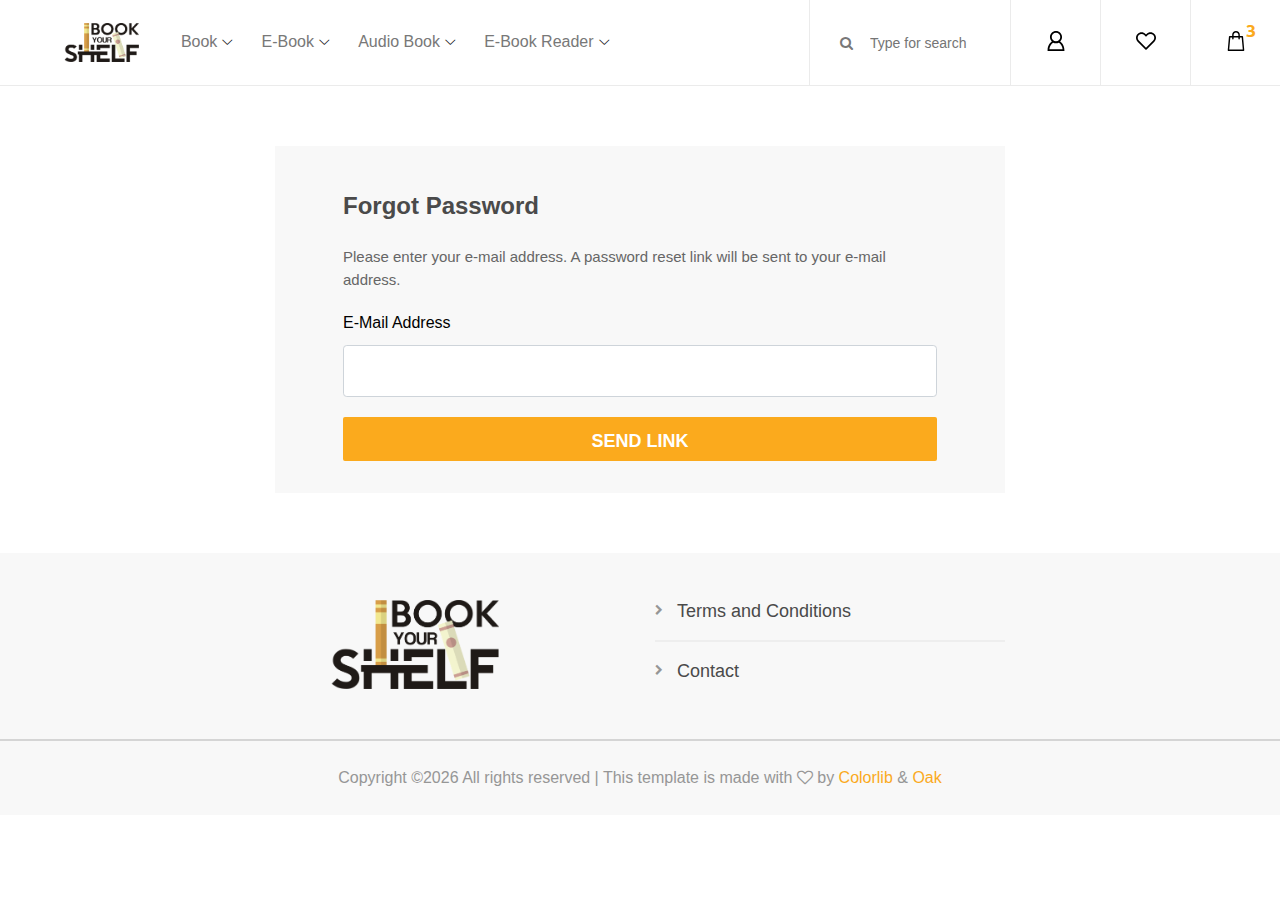
<file: forgot-password.html>
<!DOCTYPE html>
<html lang="en">

<head>
    <title>Forgot Password | Book Your Shelf</title>
    <meta charset="utf-8">
    <meta http-equiv="X-UA-Compatible" content="IE=edge">
    <meta name="description" content="Little Closet template">
    <meta name="viewport" content="width=device-width, initial-scale=1">
    <link rel="stylesheet" type="text/css" href="styles/bootstrap-4.1.2/bootstrap.min.css">
    <link href="plugins/font-awesome-4.7.0/css/font-awesome.min.css" rel="stylesheet" type="text/css">
    <!-- Favicon  -->
    <link rel="icon" href="images/logo/book_your_shelf_tab.png">
    <link rel="stylesheet" type="text/css" href="plugins/OwlCarousel2-2.2.1/owl.carousel.css">
    <link rel="stylesheet" type="text/css" href="plugins/OwlCarousel2-2.2.1/owl.theme.default.css">
    <link rel="stylesheet" type="text/css" href="plugins/OwlCarousel2-2.2.1/animate.css">
    <link rel="stylesheet" type="text/css" href="styles/login.css">
    <link rel="stylesheet" type="text/css" href="styles/responsive.css">
    <link rel="stylesheet" type="text/css" href="styles/core-style.css">
    <link rel="stylesheet" type="text/css" href="styles/util.css">
</head>

<body>
<!-- Header -->
<header class="header_area">
    <div class="classy-nav-container breakpoint-off d-flex align-items-center justify-content-between">
        <!-- Classy Menu -->
        <nav class="classy-navbar" id="essenceNav">
            <!-- Logo -->
            <a href="index.html" class="book_your_shelf_logo">
                <img src="images/logo/book_your_shelf_logo.png" alt="">
            </a>
            <!-- Navbar Toggler -->
            <div class="classy-navbar-toggler">
                <span class="navbarToggler"><span></span><span></span><span></span></span>
            </div>
            <!-- Menu -->
            <div class="classy-menu">
                <!-- close btn -->
                <div class="classycloseIcon">
                    <div class="cross-wrap"><span class="top"></span><span class="bottom"></span></div>
                </div>
                <!-- Nav Start -->
                <div class="classynav">
                    <ul>
                        <li><a href="#">Book</a>
                            <div class="megamenu">
                                <ul class="single-mega cn-col-4">
                                    <li class="title">Categories</li>
                                    <li><a href="category.html" class="nav-bar-text-overflow">Literature</a></li>
                                    <li><a href="category.html" class="nav-bar-text-overflow">Novel</a></li>
                                    <li><a href="category.html" class="nav-bar-text-overflow">Children and Youth</a>
                                    </li>
                                    <li><a href="category.html" class="nav-bar-text-overflow">Science</a></li>
                                    <li><a href="category.html" class="nav-bar-text-overflow">Comic Book</a></li>
                                    <li><a href="category.html" class="nav-bar-text-overflow">Religion Sufism</a></li>
                                    <li><a href="category.html" class="nav-bar-text-overflow">Course/Exam Books</a></li>
                                    <li><a href="category.html" class="nav-bar-text-overflow">Philosophy</a></li>
                                    <li><a href="category.html" class="nav-bar-text-overflow">Foreign Languages</a></li>
                                    <li><a href="category.html" class="nav-bar-text-overflow" style="font-weight: bold">
                                        Book Cases
                                    </a></li>
                                </ul>
                                <ul class="single-mega cn-col-4">
                                    <li class="title">Campaigns</li>
                                    <li><a href="category.html" class="nav-bar-text-overflow">Literature Day</a></li>
                                    <li><a href="category.html" class="nav-bar-text-overflow">Black Friday</a></li>
                                    <li><a href="category.html" class="nav-bar-text-overflow">Home Reading Festival</a>
                                    </li>
                                    <li><a href="category.html" class="nav-bar-text-overflow">Up to 40% Discount at
                                        İşbank Cultural Publications & İşbank Science Publications</a></li>
                                    <li><a href="category.html" class="nav-bar-text-overflow">40% Discount on Bilgi
                                        Publishing House Classics</a></li>
                                </ul>
                                <ul class="single-mega cn-col-4">
                                    <li class="title">Hot Lists</li>
                                    <li><a href="category.html" class="nav-bar-text-overflow">Best Sellers</a></li>
                                    <li><a href="category.html" class="nav-bar-text-overflow">New Releases</a></li>
                                    <li><a href="category.html" class="nav-bar-text-overflow">Our Picks For You</a></li>
                                </ul>
                                <div class="single-mega cn-col-4">
                                    <img src="images/icons/01brownbookicon.jpg" alt="">
                                </div>
                            </div>
                        </li>
                        <li><a href="#">E-Book</a>
                            <div class="megamenu">
                                <ul class="single-mega cn-col-4">
                                    <li class="title">Categories</li>
                                    <li><a href="category.html" class="nav-bar-text-overflow">Fiction and Literature</a>
                                    </li>
                                    <li><a href="category.html" class="nav-bar-text-overflow">Health and Care</a></li>
                                    <li><a href="category.html" class="nav-bar-text-overflow">Literature and Writing</a>
                                    </li>
                                    <li><a href="category.html" class="nav-bar-text-overflow">Life Style</a></li>
                                    <li><a href="category.html" class="nav-bar-text-overflow">Sports and Recreation</a>
                                    </li>
                                    <li><a href="category.html" class="nav-bar-text-overflow">Science Fiction and
                                        Fantasy</a></li>
                                </ul>
                                <ul class="single-mega cn-col-4">
                                    <li class="title">Campaigns</li>
                                    <li><a href="category.html" class="nav-bar-text-overflow">Black Friday</a></li>
                                    <li><a href="category.html" class="nav-bar-text-overflow">Sports Day</a></li>
                                    <li><a href="category.html" class="nav-bar-text-overflow">%40 Discount on Science
                                        Fiction and Fantasy</a></li>
                                </ul>
                                <ul class="single-mega cn-col-4">
                                    <li class="title">Hot Lists</li>
                                    <li><a href="category.html" class="nav-bar-text-overflow">Best Sellers</a></li>
                                    <li><a href="category.html" class="nav-bar-text-overflow">New Releases</a></li>
                                    <li><a href="category.html" class="nav-bar-text-overflow">Our Picks For You</a></li>
                                </ul>
                                <div class="single-mega cn-col-4">
                                    <img src="images/icons/01brownebookicon.jpg" alt="">
                                </div>
                            </div>
                        </li>
                        <li><a href="#">Audio Book</a>
                            <div class="megamenu">
                                <ul class="single-mega cn-col-4">
                                    <li class="title">Categories</li>
                                    <li><a href="category.html" class="nav-bar-text-overflow">Mystery and Suspicion</a>
                                    </li>
                                    <li><a href="category.html" class="nav-bar-text-overflow">Romance</a></li>
                                    <li><a href="category.html" class="nav-bar-text-overflow">Literature</a></li>
                                    <li><a href="category.html" class="nav-bar-text-overflow">Children and Youth</a>
                                    </li>
                                    <li><a href="category.html" class="nav-bar-text-overflow">Cartoons and Comics</a>
                                    </li>
                                    <li><a href="category.html" class="nav-bar-text-overflow">Business and Finance</a>
                                    </li>
                                    <li><a href="category.html" class="nav-bar-text-overflow">Biography and Memory</a>
                                    </li>
                                    <li><a href="category.html" class="nav-bar-text-overflow">Romantic</a></li>
                                </ul>
                                <ul class="single-mega cn-col-4">
                                    <li class="title">Campaigns</li>
                                    <li><a href="category.html" class="nav-bar-text-overflow">Black Friday</a></li>
                                    <li><a href="category.html" class="nav-bar-text-overflow">Cartoons and Comics
                                        Day</a></li>
                                    <li><a href="category.html" class="nav-bar-text-overflow">%20 on Romantic</a></li>
                                </ul>
                                <ul class="single-mega cn-col-4">
                                    <li class="title">Hot Lists</li>
                                    <li><a href="category.html" class="nav-bar-text-overflow">Best Sellers</a></li>
                                    <li><a href="category.html" class="nav-bar-text-overflow">New Releases</a></li>
                                    <li><a href="category.html" class="nav-bar-text-overflow">Our Picks For You</a></li>
                                </ul>
                                <div class="single-mega cn-col-4">
                                    <img src="images/icons/01brownaudiobookicon.jpg" alt="">
                                </div>
                            </div>
                        </li>
                        <li><a href="#">E-Book Reader</a>
                            <div class="megamenu">
                                <ul class="single-mega cn-col-4">
                                    <li class="title">Categories</li>
                                    <li><a href="category.html">Kobo</a></li>
                                    <li><a href="category.html">Calibro</a></li>
                                    <li><a href="category.html" class="nav-bar-text-overflow" style="font-weight: bold">
                                        E-Book Reader Cases
                                    </a></li>
                                </ul>
                                <ul class="single-mega cn-col-4">
                                    <li class="title">Campaigns</li>
                                    <li><a href="category.html">Black Friday</a></li>
                                    <li><a href="category.html">E-Book Reader Day</a></li>
                                </ul>
                                <ul class="single-mega cn-col-4">
                                    <li class="title">Hot Lists</li>
                                    <li><a href="category.html" class="nav-bar-text-overflow">Best Sellers</a></li>
                                    <li><a href="category.html" class="nav-bar-text-overflow">New Releases</a></li>
                                    <li><a href="category.html" class="nav-bar-text-overflow">Our Picks For You</a></li>
                                </ul>
                                <div class="single-mega cn-col-4">
                                    <img src="images/icons/01brownebookicon.jpg" alt="">
                                </div>
                            </div>
                        </li>
                    </ul>
                </div>
                <!-- Nav End -->
            </div>
        </nav>

        <!-- Header Meta Data -->
        <div class="header-meta d-flex clearfix justify-content-end">
            <!-- Search Area -->
            <div class="search-area">
                <form action="#" method="post">
                    <input type="search" name="search" id="headerSearch" placeholder="Type for search">
                    <button type="submit"><i class="fa fa-search" aria-hidden="true"></i></button>
                </form>
            </div>

            <!-- User Area -->
            <div class="user-button-dropdown user-login-info">
                <a href=""><img src="images/core-img/user.svg" alt=""></a>
                <div class="user-button-dropdown-content">
                    <a href="register.html" style="line-height: 40px">Register</a>
                    <a href="login.html" style="line-height: 40px">Login</a>
                    <a href="profile.html" style="line-height: 40px">Profile</a>
                    <a href="admin-panel.html" style="line-height: 40px">Panel</a>
                    <a href="index.html" style="line-height: 40px">Logout</a>
                </div>
            </div>

            <!-- Favourite Area -->
            <div class="favourite-area">
                <a href="wish-list.html"><img src="images/core-img/heart.svg" alt=""></a>
            </div>

            <!-- Cart Area -->
            <div class="cart-area">
                <a href="cart.html" id="essenceCartBtn"><img src="images/core-img/bag.svg" alt="">
                    <span>3</span></a>
            </div>
        </div>
    </div>
</header>


<div class="super_container">
    <div class="super_container_inner">
        <div class="super_overlay"></div>

        <div class="login">
            <div class="container">
                <div class="row">
                    <div class="col-md-2 align-self-left"></div>
                    <div class="col-md-8 align-self-center">
                        <div class="billing">

                            <div class="login_title">Forgot Password</div>
                            <div class="login_form_container">
                                <form action="#" id="login_form" class="login_form">
                                    <div>Please enter your e-mail address. A password reset link will be sent to your
                                        e-mail address.
                                    </div>
                                    <div>
                                        <!-- Email -->
                                        <div class="login-text p-b-10" style="color: black;">E-Mail Address</div>
                                        <input type="email" id="forgot_password_email" class="login_input form-control"
                                               required="required">
                                    </div>
                                    <div><!--ERROR--></div>
                                    <div class="login_button trans_200"><a href="new-password.html">send link</a></div>
                                </form>
                            </div>
                        </div>
                    </div>
                    <div class="col-md-2 align-self-right"></div>
                </div>
            </div>
        </div>

        <!-- Footer -->
        <footer class="footer">
            <div class="footer_content">
                <div class="container">
                    <div class="row">
                        <div class="col-lg-2 footer_col"></div>

                        <!-- About -->
                        <div class="col-lg-4 footer_col">
                            <div class="footer_about">
                                <div class="footer_logo">
                                    <div class="d-flex flex-row align-items-center justify-content-center">
                                        <img class="book_your_shelf_footer" src="images/logo/book_your_shelf_logo.png"
                                             alt="">
                                    </div>
                                </div>
                            </div>
                        </div>

                        <!-- Footer Links -->
                        <div class="col-lg-4 footer_col">
                            <ul class="footer_list">
                                <li>
                                    <a href="membership.html" target="_blank">
                                        <div>Terms and Conditions</div>
                                    </a>
                                </li>
                                <li>
                                    <a href="mailto: oak.bookyourshelf@gmail.com">
                                        <div>Contact</div>
                                    </a>
                                </li>
                            </ul>
                        </div>

                        <div class="col-lg-2 footer_col"></div>
                    </div>
                </div>
            </div>
            <div class="footer_bar">
                <div class="container">
                    <div class="row">
                        <div class="col">
                            <div class="footer_bar_content d-flex flex-md-row flex-column align-items-center justify-content-center">
                                <div class="copyright order-md-1 order-2">
                                    <!-- Link back to Colorlib can't be removed. Template is licensed under CC BY 3.0. -->
                                    Copyright &copy;<script>
                                    document.write(new Date().getFullYear());
                                </script>
                                    All rights reserved | This template is made with <i
                                        class="fa fa-heart-o" aria-hidden="true"></i> by <a
                                        href="https://colorlib.com" target="_blank" class="orange-text">Colorlib</a> &
                                    <b class="orange-text">Oak</b>
                                    <!-- Link back to Colorlib can't be removed. Template is licensed under CC BY 3.0. -->
                                </div>
                            </div>
                        </div>
                    </div>
                </div>
            </div>
        </footer>
    </div>
</div>

<script src="js/jquery-3.2.1.min.js"></script>
<script src="styles/bootstrap-4.1.2/popper.js"></script>
<script src="styles/bootstrap-4.1.2/bootstrap.min.js"></script>
<script src="js/plugins.js"></script>
<script src="plugins/greensock/TweenMax.min.js"></script>
<script src="plugins/greensock/TimelineMax.min.js"></script>
<script src="plugins/scrollmagic/ScrollMagic.min.js"></script>
<script src="plugins/greensock/animation.gsap.min.js"></script>
<script src="plugins/greensock/ScrollToPlugin.min.js"></script>
<script src="plugins/OwlCarousel2-2.2.1/owl.carousel.js"></script>
<script src="plugins/easing/easing.js"></script>
<script src="plugins/progressbar/progressbar.min.js"></script>
<script src="plugins/parallax-js-master/parallax.min.js"></script>
<script src="js/classy-nav.min.js"></script>
<script src="js/custom.js"></script>
<script src="js/active.js"></script>
</body>

</html>
</file>
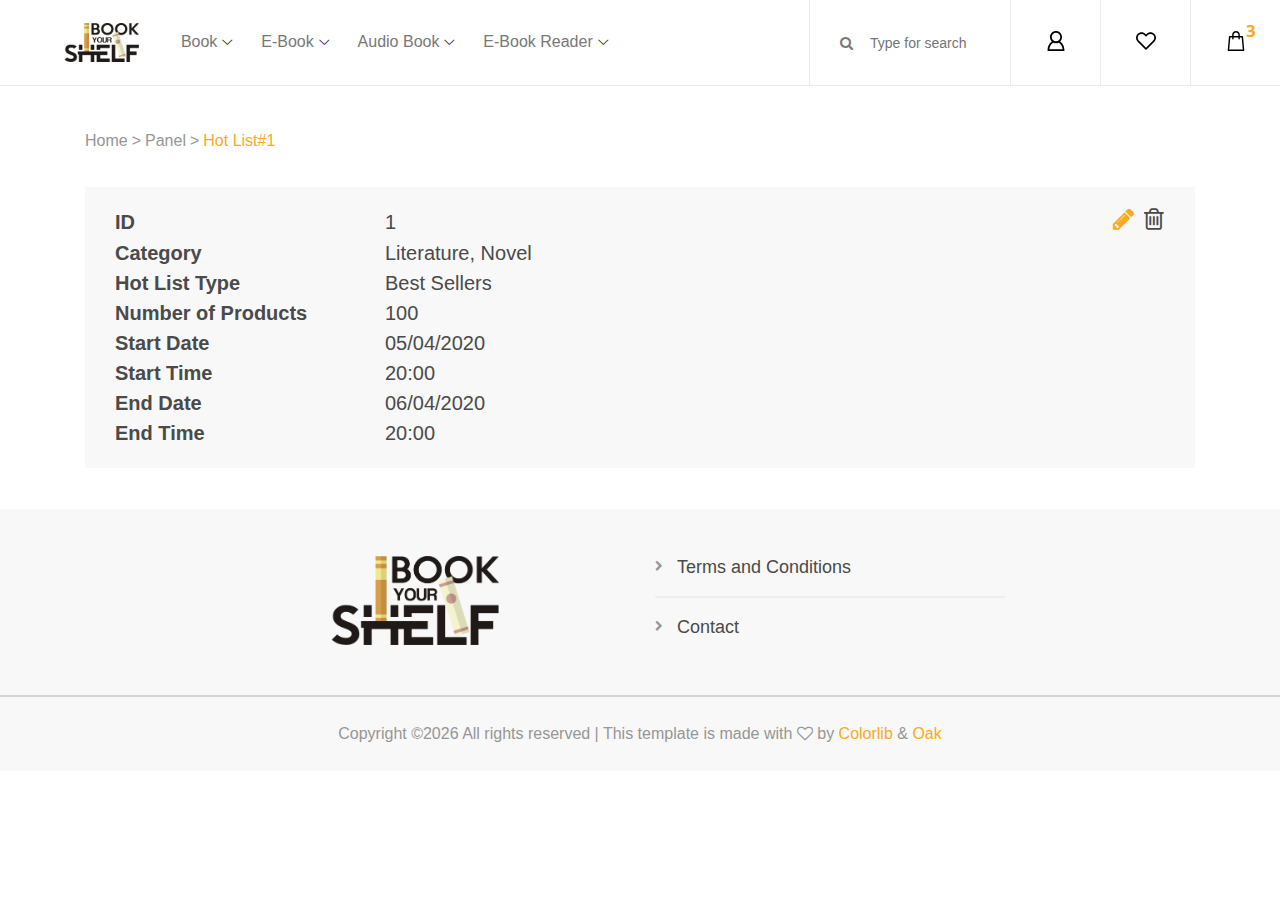
<file: hot-list-details.html>
<!DOCTYPE html>
<html lang="en">

<head>
    <title>Hot List Details | Book Your Shelf</title>
    <meta charset="utf-8">
    <meta http-equiv="X-UA-Compatible" content="IE=edge">
    <meta name="description" content="Little Closet template">
    <meta name="viewport" content="width=device-width, initial-scale=1">
    <link rel="stylesheet" type="text/css" href="styles/bootstrap-4.1.2/bootstrap.min.css">
    <link rel="stylesheet" type="text/css" href="styles/bootstrap-4.1.2/bootstrap-multiselect.css">
    <link href="plugins/font-awesome-4.7.0/css/font-awesome.min.css" rel="stylesheet" type="text/css">
    <!-- Favicon  -->
    <link rel="icon" href="images/logo/book_your_shelf_tab.png">
    <link rel="stylesheet" type="text/css" href="plugins/OwlCarousel2-2.2.1/owl.carousel.css">
    <link rel="stylesheet" type="text/css" href="plugins/OwlCarousel2-2.2.1/owl.theme.default.css">
    <link rel="stylesheet" type="text/css" href="plugins/OwlCarousel2-2.2.1/animate.css">
    <link rel="stylesheet" type="text/css" href="styles/user-details.css">
    <link rel="stylesheet" type="text/css" href="styles/cart.css">
    <link rel="stylesheet" type="text/css" href="styles/cart_responsive.css">
    <link rel="stylesheet" type="text/css" href="styles/main_styles.css">
    <link rel="stylesheet" type="text/css" href="styles/responsive.css">
    <link rel="stylesheet" type="text/css" href="styles/core-style.css">
    <link rel="stylesheet" type="text/css" href="styles/util.css">
    <link rel="stylesheet" type="text/css" href="styles/checkout.css">
    <link rel="stylesheet" type="text/css" href="styles/login.css">
    <link rel="stylesheet" type="text/css" href="styles/profile.css">
    <link rel="stylesheet" type="text/css" href="styles/admin-panel.css">

</head>

<body>
<!-- Header -->
<header class="header_area">
    <div class="classy-nav-container breakpoint-off d-flex align-items-center justify-content-between">
        <!-- Classy Menu -->
        <nav class="classy-navbar" id="essenceNav">
            <!-- Logo -->
            <a href="index.html" class="book_your_shelf_logo">
                <img src="images/logo/book_your_shelf_logo.png" alt="">
            </a>
            <!-- Navbar Toggler -->
            <div class="classy-navbar-toggler">
                <span class="navbarToggler"><span></span><span></span><span></span></span>
            </div>
            <!-- Menu -->
            <div class="classy-menu">
                <!-- close btn -->
                <div class="classycloseIcon">
                    <div class="cross-wrap"><span class="top"></span><span class="bottom"></span></div>
                </div>
                <!-- Nav Start -->
                <div class="classynav">
                    <ul>
                        <li><a href="#">Book</a>
                            <div class="megamenu">
                                <ul class="single-mega cn-col-4">
                                    <li class="title">Categories</li>
                                    <li><a href="category.html" class="nav-bar-text-overflow">Literature</a></li>
                                    <li><a href="category.html" class="nav-bar-text-overflow">Novel</a></li>
                                    <li><a href="category.html" class="nav-bar-text-overflow">Children and Youth</a>
                                    </li>
                                    <li><a href="category.html" class="nav-bar-text-overflow">Science</a></li>
                                    <li><a href="category.html" class="nav-bar-text-overflow">Comic Book</a></li>
                                    <li><a href="category.html" class="nav-bar-text-overflow">Religion Sufism</a></li>
                                    <li><a href="category.html" class="nav-bar-text-overflow">Course/Exam Books</a></li>
                                    <li><a href="category.html" class="nav-bar-text-overflow">Philosophy</a></li>
                                    <li><a href="category.html" class="nav-bar-text-overflow">Foreign Languages</a></li>
                                    <li><a href="category.html" class="nav-bar-text-overflow" style="font-weight: bold">
                                        Book Cases
                                    </a></li>
                                </ul>
                                <ul class="single-mega cn-col-4">
                                    <li class="title">Campaigns</li>
                                    <li><a href="category.html" class="nav-bar-text-overflow">Literature Day</a></li>
                                    <li><a href="category.html" class="nav-bar-text-overflow">Black Friday</a></li>
                                    <li><a href="category.html" class="nav-bar-text-overflow">Home Reading Festival</a>
                                    </li>
                                    <li><a href="category.html" class="nav-bar-text-overflow">Up to 40% Discount at
                                        İşbank Cultural Publications & İşbank Science Publications</a></li>
                                    <li><a href="category.html" class="nav-bar-text-overflow">40% Discount on Bilgi
                                        Publishing House Classics</a></li>
                                </ul>
                                <ul class="single-mega cn-col-4">
                                    <li class="title">Hot Lists</li>
                                    <li><a href="category.html" class="nav-bar-text-overflow">Best Sellers</a></li>
                                    <li><a href="category.html" class="nav-bar-text-overflow">New Releases</a></li>
                                    <li><a href="category.html" class="nav-bar-text-overflow">Our Picks For You</a></li>
                                </ul>
                                <div class="single-mega cn-col-4">
                                    <img src="images/icons/01brownbookicon.jpg" alt="">
                                </div>
                            </div>
                        </li>
                        <li><a href="#">E-Book</a>
                            <div class="megamenu">
                                <ul class="single-mega cn-col-4">
                                    <li class="title">Categories</li>
                                    <li><a href="category.html" class="nav-bar-text-overflow">Fiction and Literature</a>
                                    </li>
                                    <li><a href="category.html" class="nav-bar-text-overflow">Health and Care</a></li>
                                    <li><a href="category.html" class="nav-bar-text-overflow">Literature and Writing</a>
                                    </li>
                                    <li><a href="category.html" class="nav-bar-text-overflow">Life Style</a></li>
                                    <li><a href="category.html" class="nav-bar-text-overflow">Sports and Recreation</a>
                                    </li>
                                    <li><a href="category.html" class="nav-bar-text-overflow">Science Fiction and
                                        Fantasy</a></li>
                                </ul>
                                <ul class="single-mega cn-col-4">
                                    <li class="title">Campaigns</li>
                                    <li><a href="category.html" class="nav-bar-text-overflow">Black Friday</a></li>
                                    <li><a href="category.html" class="nav-bar-text-overflow">Sports Day</a></li>
                                    <li><a href="category.html" class="nav-bar-text-overflow">%40 Discount on Science
                                        Fiction and Fantasy</a></li>
                                </ul>
                                <ul class="single-mega cn-col-4">
                                    <li class="title">Hot Lists</li>
                                    <li><a href="category.html" class="nav-bar-text-overflow">Best Sellers</a></li>
                                    <li><a href="category.html" class="nav-bar-text-overflow">New Releases</a></li>
                                    <li><a href="category.html" class="nav-bar-text-overflow">Our Picks For You</a></li>
                                </ul>
                                <div class="single-mega cn-col-4">
                                    <img src="images/icons/01brownebookicon.jpg" alt="">
                                </div>
                            </div>
                        </li>
                        <li><a href="#">Audio Book</a>
                            <div class="megamenu">
                                <ul class="single-mega cn-col-4">
                                    <li class="title">Categories</li>
                                    <li><a href="category.html" class="nav-bar-text-overflow">Mystery and Suspicion</a>
                                    </li>
                                    <li><a href="category.html" class="nav-bar-text-overflow">Romance</a></li>
                                    <li><a href="category.html" class="nav-bar-text-overflow">Literature</a></li>
                                    <li><a href="category.html" class="nav-bar-text-overflow">Children and Youth</a>
                                    </li>
                                    <li><a href="category.html" class="nav-bar-text-overflow">Cartoons and Comics</a>
                                    </li>
                                    <li><a href="category.html" class="nav-bar-text-overflow">Business and Finance</a>
                                    </li>
                                    <li><a href="category.html" class="nav-bar-text-overflow">Biography and Memory</a>
                                    </li>
                                    <li><a href="category.html" class="nav-bar-text-overflow">Romantic</a></li>
                                </ul>
                                <ul class="single-mega cn-col-4">
                                    <li class="title">Campaigns</li>
                                    <li><a href="category.html" class="nav-bar-text-overflow">Black Friday</a></li>
                                    <li><a href="category.html" class="nav-bar-text-overflow">Cartoons and Comics
                                        Day</a></li>
                                    <li><a href="category.html" class="nav-bar-text-overflow">%20 on Romantic</a></li>
                                </ul>
                                <ul class="single-mega cn-col-4">
                                    <li class="title">Hot Lists</li>
                                    <li><a href="category.html" class="nav-bar-text-overflow">Best Sellers</a></li>
                                    <li><a href="category.html" class="nav-bar-text-overflow">New Releases</a></li>
                                    <li><a href="category.html" class="nav-bar-text-overflow">Our Picks For You</a></li>
                                </ul>
                                <div class="single-mega cn-col-4">
                                    <img src="images/icons/01brownaudiobookicon.jpg" alt="">
                                </div>
                            </div>
                        </li>
                        <li><a href="#">E-Book Reader</a>
                            <div class="megamenu">
                                <ul class="single-mega cn-col-4">
                                    <li class="title">Categories</li>
                                    <li><a href="category.html">Kobo</a></li>
                                    <li><a href="category.html">Calibro</a></li>
                                    <li><a href="category.html" class="nav-bar-text-overflow" style="font-weight: bold">
                                        E-Book Reader Cases
                                    </a></li>
                                </ul>
                                <ul class="single-mega cn-col-4">
                                    <li class="title">Campaigns</li>
                                    <li><a href="category.html">Black Friday</a></li>
                                    <li><a href="category.html">E-Book Reader Day</a></li>
                                </ul>
                                <ul class="single-mega cn-col-4">
                                    <li class="title">Hot Lists</li>
                                    <li><a href="category.html" class="nav-bar-text-overflow">Best Sellers</a></li>
                                    <li><a href="category.html" class="nav-bar-text-overflow">New Releases</a></li>
                                    <li><a href="category.html" class="nav-bar-text-overflow">Our Picks For You</a></li>
                                </ul>
                                <div class="single-mega cn-col-4">
                                    <img src="images/icons/01brownebookicon.jpg" alt="">
                                </div>
                            </div>
                        </li>
                    </ul>
                </div>
                <!-- Nav End -->
            </div>
        </nav>

        <!-- Header Meta Data -->
        <div class="header-meta d-flex clearfix justify-content-end">
            <!-- Search Area -->
            <div class="search-area">
                <form action="#" method="post">
                    <input type="search" name="search" id="headerSearch" placeholder="Type for search">
                    <button type="submit"><i class="fa fa-search" aria-hidden="true"></i></button>
                </form>
            </div>

            <!-- User Area -->
            <div class="user-button-dropdown user-login-info">
                <a href=""><img src="images/core-img/user.svg" alt=""></a>
                <div class="user-button-dropdown-content">
                    <a href="register.html" style="line-height: 40px">Register</a>
                    <a href="login.html" style="line-height: 40px">Login</a>
                    <a href="profile.html" style="line-height: 40px">Profile</a>
                    <a href="admin-panel.html" style="line-height: 40px">Panel</a>
                    <a href="index.html" style="line-height: 40px">Logout</a>
                </div>
            </div>

            <!-- Favourite Area -->
            <div class="favourite-area">
                <a href="wish-list.html"><img src="images/core-img/heart.svg" alt=""></a>
            </div>

            <!-- Cart Area -->
            <div class="cart-area">
                <a href="cart.html" id="essenceCartBtn"><img src="images/core-img/bag.svg" alt="">
                    <span>3</span></a>
            </div>
        </div>
    </div>
</header>


<div class="super_container">
    <div class="super_container_inner">
        <div class="super_overlay"></div>

        <!-- Breadcrumbs -->
        <div class="container">
            <div class="row products_bar_row">
                <div class="col">
                    <div class="products_bar d-flex flex-lg-row flex-column align-items-lg-center align-items-start justify-content-lg-start justify-content-center">
                        <div class="breadcrumbs d-flex flex-column align-items-center justify-content-center">
                            <ul class="d-flex flex-row align-items-start justify-content-start text-center">
                                <li><a href="index.html">Home</a></li>
                                <li><a href="admin-panel.html">Panel</a></li>
                                <!-- TODO Name -->
                                <li style="color: #fbaa1d">Hot List#1</li>
                            </ul>
                        </div>
                    </div>
                </div>
            </div>
        </div>

        <section class="product_description_area">
            <div class="container">
                <br>
                <div class="address-element-padding">
                    <div class="billingAddress">
                        <div class="product_content">
                            <!-- ID -->
                            <div class="row">
                                <div class="col-lg-3">
                                    <div class="tab-title-text">
                                        ID
                                    </div>
                                </div>
                                <div class="col-lg-9">
                                    <div class="row">
                                        <!-- ID -->
                                        <div class="col-lg-11 tab-content-text">
                                            1
                                        </div>
                                        <!-- Buttons -->
                                        <div class="col-lg-1">
                                            <div class="row">
                                                <!-- Update button -->
                                                <a href="#campaign-info-update"
                                                   class="trans_200" data-toggle="collapse"><i
                                                        style="font-size: 25px; padding-right: 10px"
                                                        class="fa fa-pencil"></i></a>
                                                <!-- Delete button -->
                                                <a href="#" class="trans_200" data-toggle="collapse"><i
                                                        style="font-size: 25px; color: #4a4a4a"
                                                        class="fa product_text">&#xf014;</i></a>
                                            </div>
                                        </div>
                                    </div>
                                </div>
                            </div>

                            <!-- Category -->
                            <div class="row">
                                <div class="col-lg-3">
                                    <div class="tab-title-text">
                                        Category
                                    </div>
                                </div>
                                <div class="col-lg-9">
                                    <div class="tab-content-text">
                                        Literature, Novel
                                    </div>
                                </div>
                            </div>

                            <!-- Hot List Type -->
                            <div class="row">
                                <div class="col-lg-3">
                                    <div class="tab-title-text">
                                        Hot List Type
                                    </div>
                                </div>
                                <div class="col-lg-9">
                                    <div class="tab-content-text">
                                        Best Sellers
                                    </div>
                                </div>
                            </div>

                            <!-- Number of Products -->
                            <div class="row">
                                <div class="col-lg-3">
                                    <div class="tab-title-text">
                                        Number of Products
                                    </div>
                                </div>
                                <div class="col-lg-9">
                                    <div class="tab-content-text">
                                        100
                                    </div>
                                </div>
                            </div>

                            <!-- Start Date -->
                            <div class="row">
                                <div class="col-lg-3">
                                    <div class="tab-title-text">
                                        Start Date
                                    </div>
                                </div>
                                <div class="col-lg-9">
                                    <div class="tab-content-text date">
                                        05/04/2020
                                    </div>
                                </div>
                            </div>

                            <!-- Start Time -->
                            <div class="row">
                                <div class="col-lg-3">
                                    <div class="tab-title-text">
                                        Start Time
                                    </div>
                                </div>
                                <div class="col-lg-9">
                                    <div class="tab-content-text time">
                                        20:00
                                    </div>
                                </div>
                            </div>

                            <!-- End Date -->
                            <div class="row">
                                <div class="col-lg-3">
                                    <div class="tab-title-text">
                                        End Date
                                    </div>
                                </div>
                                <div class="col-lg-9">
                                    <div class="tab-content-text date">
                                        06/04/2020
                                    </div>
                                </div>
                            </div>

                            <!-- End Date -->
                            <div class="row">
                                <div class="col-lg-3">
                                    <div class="tab-title-text">
                                        End Time
                                    </div>
                                </div>
                                <div class="col-lg-9">
                                    <div class="tab-content-text time">
                                        20:00
                                    </div>
                                </div>
                            </div>
                        </div>
                    </div>
                </div>

                <!-- Update informations form -->
                <div id="campaign-info-update" class="collapse">
                    <div class="address-container">
                        <div class="billingAddress">
                            <div class="checkout_form_container">
                                <form action="#" id="campaign_update_form" class="checkout_form">

                                    <!-- Category -->
                                    <div>
                                        <div class="login-text p-b-10" style="color: black;">
                                            Category
                                        </div>
                                        <select name="update_hot_list_categories"
                                                id="update_hot_list_categories" multiple="multiple"
                                                require="required">
                                            <option selected value="literature">Literature</option>
                                            <option selected value="novel">Novel</option>
                                            <option value="poet">Poet</option>
                                            <option value="comicon">Comicon</option>
                                        </select>
                                    </div>

                                    <div class="row">
                                        <div class="col-md-6">
                                            <div class="login-text p-b-10" style="color: black;">
                                                Hot List Type
                                            </div>
                                            <select name="update_hot_list_type" id="update_hot_list_type"
                                                    class="dropdown_item_select checkout_input"
                                                    require="required">
                                                <option>SELECT</option>
                                                <option selected>Best Sellers</option>
                                                <option>New Releases</option>
                                                <option>Our Picks For You</option>
                                            </select>
                                        </div>
                                        <div class="col-md-6">
                                            <div class="login-text p-b-10" style="color: black;">
                                                Number of Products
                                            </div>
                                            <input type="number" id="update_hot_list_product_number"
                                                   class="checkout_input form-control" min="1" value="100"
                                                   placeholder="Number of Products" required="required">
                                        </div>
                                    </div>

                                    <!-- Start -->
                                    <div class="row">
                                        <div class="col-md-6">
                                            <div class="login-text p-b-10" style="color: black;">
                                                Hot List Start Date
                                            </div>
                                            <input type="text" id="update_hot_list_start_date"
                                                   class="checkout_input form-control date" value="05/04/2020"
                                                   placeholder="dd/mm/yyyy">
                                        </div>
                                        <div class="col-md-6">
                                            <div class="login-text p-b-10" style="color: black;">
                                                Hot List Start Time
                                            </div>
                                            <input type="text" id="update_hot_list_start_time"
                                                   class="checkout_input form-control time" value="20:00"
                                                   placeholder="hh:mm">
                                        </div>
                                    </div>

                                    <!-- End -->
                                    <div class="row">
                                        <div class="col-md-6">
                                            <div class="login-text p-b-10" style="color: black;">
                                                Hot List End Date
                                            </div>
                                            <input type="text" id="update_hot_list_end_date"
                                                   class="checkout_input form-control date" value="06/04/2020"
                                                   placeholder="dd/mm/yyyy">
                                        </div>
                                        <div class="col-md-6">
                                            <div class="login-text p-b-10" style="color: black;">
                                                Hot List End Time
                                            </div>
                                            <input type="text" id="update_hot_list_end_time"
                                                   class="checkout_input form-control time" value="20:00"
                                                   placeholder="hh:mm">
                                        </div>
                                    </div>

                                    <div><!--ERROR--></div>

                                    <!-- Button -->
                                    <div class="login_button trans_200"><a href="#">Update</a></div>
                                </form>
                            </div>
                        </div>
                    </div>
                </div>
            </div>
            <br>
        </section>

        <!-- Footer -->
        <footer class="footer">
            <div class="footer_content">
                <div class="container">
                    <div class="row">
                        <div class="col-lg-2 footer_col"></div>

                        <!-- About -->
                        <div class="col-lg-4 footer_col">
                            <div class="footer_about">
                                <div class="footer_logo">
                                    <div class="d-flex flex-row align-items-center justify-content-center">
                                        <img class="book_your_shelf_footer" src="images/logo/book_your_shelf_logo.png"
                                             alt="">
                                    </div>
                                </div>
                            </div>
                        </div>

                        <!-- Footer Links -->
                        <div class="col-lg-4 footer_col">
                            <ul class="footer_list">
                                <li>
                                    <a href="#">
                                        <div>Terms and Conditions</div>
                                    </a>
                                </li>
                                <li>
                                    <a href="#">
                                        <div>Contact</div>
                                    </a>
                                </li>
                            </ul>
                        </div>

                        <div class="col-lg-2 footer_col"></div>
                    </div>
                </div>
            </div>
            <div class="footer_bar">
                <div class="container">
                    <div class="row">
                        <div class="col">
                            <div class="footer_bar_content d-flex flex-md-row flex-column align-items-center justify-content-center">
                                <div class="copyright order-md-1 order-2">
                                    <!-- Link back to Colorlib can't be removed. Template is licensed under CC BY 3.0. -->
                                    Copyright &copy;<script>
                                    document.write(new Date().getFullYear());
                                </script>
                                    All rights reserved | This template is made with <i
                                        class="fa fa-heart-o" aria-hidden="true"></i> by <a
                                        href="https://colorlib.com" target="_blank" class="orange-text">Colorlib</a> &
                                    <b class="orange-text">Oak</b>
                                    <!-- Link back to Colorlib can't be removed. Template is licensed under CC BY 3.0. -->
                                </div>
                            </div>
                        </div>
                    </div>
                </div>
            </div>
        </footer>
    </div>
</div>

<script src="js/jquery-3.2.1.min.js"></script>
<script src="styles/bootstrap-4.1.2/popper.js"></script>
<script src="styles/bootstrap-4.1.2/bootstrap.min.js"></script>
<script src="js/plugins.js"></script>
<script src="plugins/greensock/TweenMax.min.js"></script>
<script src="plugins/greensock/TimelineMax.min.js"></script>
<script src="plugins/scrollmagic/ScrollMagic.min.js"></script>
<script src="plugins/greensock/animation.gsap.min.js"></script>
<script src="plugins/greensock/ScrollToPlugin.min.js"></script>
<script src="plugins/OwlCarousel2-2.2.1/owl.carousel.js"></script>
<script src="plugins/easing/easing.js"></script>
<script src="plugins/progressbar/progressbar.min.js"></script>
<script src="plugins/parallax-js-master/parallax.min.js"></script>
<script src="js/classy-nav.min.js"></script>
<script src="js/custom.js"></script>
<script src="js/active.js"></script>
<script src="js/checkout.js"></script>
<script src="js/login.js"></script>
<script src="js/input-mask.js"></script>
<script src="js/jquery.mask.js"></script>
<script src="js/checkbox-dropdown.js"></script>
<script src="js/bootstrap-multiselect.js"></script>

</body>

</html>
</file>
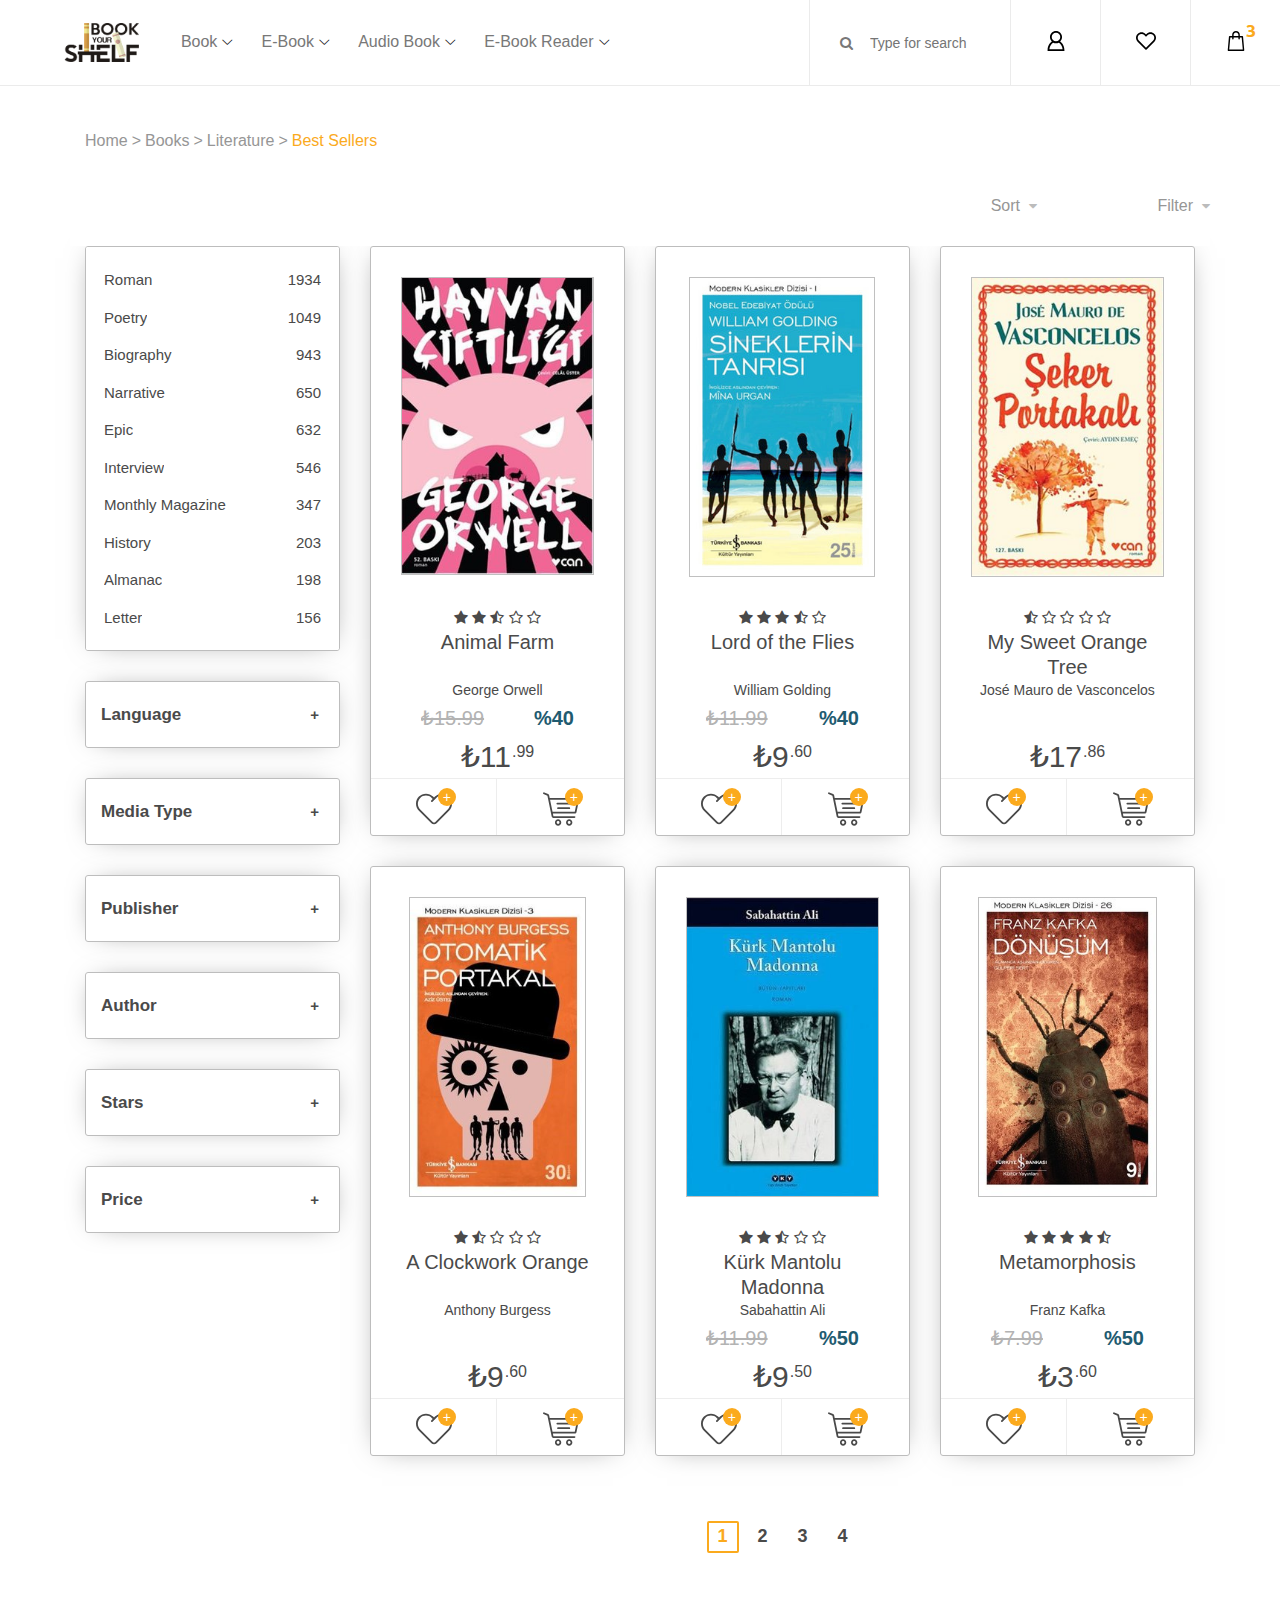
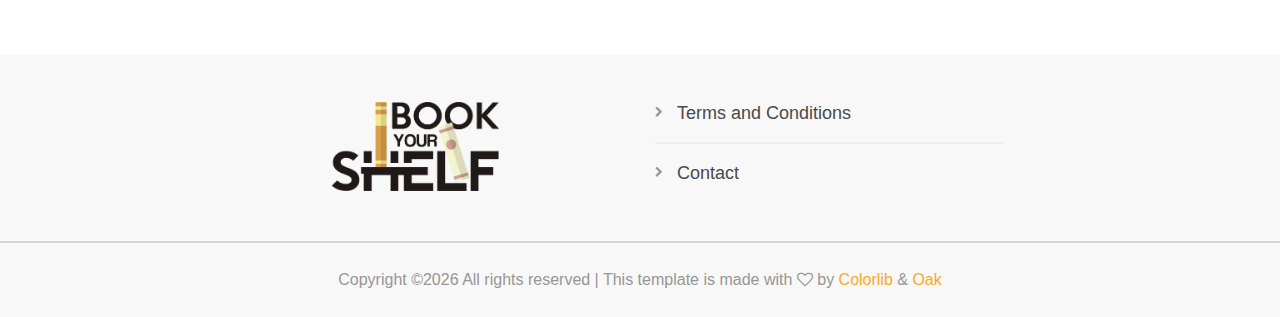
<file: hot-list.html>
<!DOCTYPE html>
<html lang="en">
<head>
    <title>Hot List | Book Your Shelf</title>
    <meta charset="utf-8">
    <meta http-equiv="X-UA-Compatible" content="IE=edge">
    <meta name="description" content="Little Closet template">
    <meta name="viewport" content="width=device-width, initial-scale=1">
    <link rel="stylesheet" type="text/css" href="styles/bootstrap-4.1.2/bootstrap.min.css">
    <link href="plugins/font-awesome-4.7.0/css/font-awesome.min.css" rel="stylesheet" type="text/css">
    <!-- Favicon  -->
    <link rel="icon" href="images/logo/book_your_shelf_tab.png">
    <link rel="stylesheet" type="text/css" href="plugins/OwlCarousel2-2.2.1/owl.carousel.css">
    <link rel="stylesheet" type="text/css" href="plugins/OwlCarousel2-2.2.1/owl.theme.default.css">
    <link rel="stylesheet" type="text/css" href="plugins/OwlCarousel2-2.2.1/animate.css">
    <link rel="stylesheet" type="text/css" href="styles/category.css">
    <link rel="stylesheet" type="text/css" href="styles/category_responsive.css">
    <link rel="stylesheet" type="text/css" href="styles/responsive.css">
    <link rel="stylesheet" type="text/css" href="styles/core-style.css">
    <link rel="stylesheet" type="text/css" href="styles/util.css">
    <link rel="stylesheet" type="text/css" href="styles/nouislider.min.css">
</head>
<body>
<!-- Header -->
<header class="header_area">
    <div class="classy-nav-container breakpoint-off d-flex align-items-center justify-content-between">
        <!-- Classy Menu -->
        <nav class="classy-navbar" id="essenceNav">
            <!-- Logo -->
            <a href="index.html" class="book_your_shelf_logo">
                <img src="images/logo/book_your_shelf_logo.png" alt="">
            </a>
            <!-- Navbar Toggler -->
            <div class="classy-navbar-toggler">
                <span class="navbarToggler"><span></span><span></span><span></span></span>
            </div>
            <!-- Menu -->
            <div class="classy-menu">
                <!-- close btn -->
                <div class="classycloseIcon">
                    <div class="cross-wrap"><span class="top"></span><span class="bottom"></span></div>
                </div>
                <!-- Nav Start -->
                <div class="classynav">
                    <ul>
                        <li><a href="#">Book</a>
                            <div class="megamenu">
                                <ul class="single-mega cn-col-4">
                                    <li class="title">Categories</li>
                                    <li><a href="category.html" class="nav-bar-text-overflow">Literature</a></li>
                                    <li><a href="category.html" class="nav-bar-text-overflow">Novel</a></li>
                                    <li><a href="category.html" class="nav-bar-text-overflow">Children and Youth</a>
                                    </li>
                                    <li><a href="category.html" class="nav-bar-text-overflow">Science</a></li>
                                    <li><a href="category.html" class="nav-bar-text-overflow">Comic Book</a></li>
                                    <li><a href="category.html" class="nav-bar-text-overflow">Religion Sufism</a></li>
                                    <li><a href="category.html" class="nav-bar-text-overflow">Course/Exam Books</a></li>
                                    <li><a href="category.html" class="nav-bar-text-overflow">Philosophy</a></li>
                                    <li><a href="category.html" class="nav-bar-text-overflow">Foreign Languages</a></li>
                                    <li><a href="category.html" class="nav-bar-text-overflow" style="font-weight: bold">
                                        Book Cases
                                    </a></li>
                                </ul>
                                <ul class="single-mega cn-col-4">
                                    <li class="title">Campaigns</li>
                                    <li><a href="category.html" class="nav-bar-text-overflow">Literature Day</a></li>
                                    <li><a href="category.html" class="nav-bar-text-overflow">Black Friday</a></li>
                                    <li><a href="category.html" class="nav-bar-text-overflow">Home Reading Festival</a>
                                    </li>
                                    <li><a href="category.html" class="nav-bar-text-overflow">Up to 40% Discount at
                                        İşbank Cultural Publications & İşbank Science Publications</a></li>
                                    <li><a href="category.html" class="nav-bar-text-overflow">40% Discount on Bilgi
                                        Publishing House Classics</a></li>
                                </ul>
                                <ul class="single-mega cn-col-4">
                                    <li class="title">Hot Lists</li>
                                    <li><a href="category.html" class="nav-bar-text-overflow">Best Sellers</a></li>
                                    <li><a href="category.html" class="nav-bar-text-overflow">New Releases</a></li>
                                    <li><a href="category.html" class="nav-bar-text-overflow">Our Picks For You</a></li>
                                </ul>
                                <div class="single-mega cn-col-4">
                                    <img src="images/icons/01brownbookicon.jpg" alt="">
                                </div>
                            </div>
                        </li>
                        <li><a href="#">E-Book</a>
                            <div class="megamenu">
                                <ul class="single-mega cn-col-4">
                                    <li class="title">Categories</li>
                                    <li><a href="category.html" class="nav-bar-text-overflow">Fiction and Literature</a>
                                    </li>
                                    <li><a href="category.html" class="nav-bar-text-overflow">Health and Care</a></li>
                                    <li><a href="category.html" class="nav-bar-text-overflow">Literature and Writing</a>
                                    </li>
                                    <li><a href="category.html" class="nav-bar-text-overflow">Life Style</a></li>
                                    <li><a href="category.html" class="nav-bar-text-overflow">Sports and Recreation</a>
                                    </li>
                                    <li><a href="category.html" class="nav-bar-text-overflow">Science Fiction and
                                        Fantasy</a></li>
                                </ul>
                                <ul class="single-mega cn-col-4">
                                    <li class="title">Campaigns</li>
                                    <li><a href="category.html" class="nav-bar-text-overflow">Black Friday</a></li>
                                    <li><a href="category.html" class="nav-bar-text-overflow">Sports Day</a></li>
                                    <li><a href="category.html" class="nav-bar-text-overflow">%40 Discount on Science
                                        Fiction and Fantasy</a></li>
                                </ul>
                                <ul class="single-mega cn-col-4">
                                    <li class="title">Hot Lists</li>
                                    <li><a href="category.html" class="nav-bar-text-overflow">Best Sellers</a></li>
                                    <li><a href="category.html" class="nav-bar-text-overflow">New Releases</a></li>
                                    <li><a href="category.html" class="nav-bar-text-overflow">Our Picks For You</a></li>
                                </ul>
                                <div class="single-mega cn-col-4">
                                    <img src="images/icons/01brownebookicon.jpg" alt="">
                                </div>
                            </div>
                        </li>
                        <li><a href="#">Audio Book</a>
                            <div class="megamenu">
                                <ul class="single-mega cn-col-4">
                                    <li class="title">Categories</li>
                                    <li><a href="category.html" class="nav-bar-text-overflow">Mystery and Suspicion</a>
                                    </li>
                                    <li><a href="category.html" class="nav-bar-text-overflow">Romance</a></li>
                                    <li><a href="category.html" class="nav-bar-text-overflow">Literature</a></li>
                                    <li><a href="category.html" class="nav-bar-text-overflow">Children and Youth</a>
                                    </li>
                                    <li><a href="category.html" class="nav-bar-text-overflow">Cartoons and Comics</a>
                                    </li>
                                    <li><a href="category.html" class="nav-bar-text-overflow">Business and Finance</a>
                                    </li>
                                    <li><a href="category.html" class="nav-bar-text-overflow">Biography and Memory</a>
                                    </li>
                                    <li><a href="category.html" class="nav-bar-text-overflow">Romantic</a></li>
                                </ul>
                                <ul class="single-mega cn-col-4">
                                    <li class="title">Campaigns</li>
                                    <li><a href="category.html" class="nav-bar-text-overflow">Black Friday</a></li>
                                    <li><a href="category.html" class="nav-bar-text-overflow">Cartoons and Comics
                                        Day</a></li>
                                    <li><a href="category.html" class="nav-bar-text-overflow">%20 on Romantic</a></li>
                                </ul>
                                <ul class="single-mega cn-col-4">
                                    <li class="title">Hot Lists</li>
                                    <li><a href="category.html" class="nav-bar-text-overflow">Best Sellers</a></li>
                                    <li><a href="category.html" class="nav-bar-text-overflow">New Releases</a></li>
                                    <li><a href="category.html" class="nav-bar-text-overflow">Our Picks For You</a></li>
                                </ul>
                                <div class="single-mega cn-col-4">
                                    <img src="images/icons/01brownaudiobookicon.jpg" alt="">
                                </div>
                            </div>
                        </li>
                        <li><a href="#">E-Book Reader</a>
                            <div class="megamenu">
                                <ul class="single-mega cn-col-4">
                                    <li class="title">Categories</li>
                                    <li><a href="category.html">Kobo</a></li>
                                    <li><a href="category.html">Calibro</a></li>
                                    <li><a href="category.html" class="nav-bar-text-overflow" style="font-weight: bold">
                                        E-Book Reader Cases
                                    </a></li>
                                </ul>
                                <ul class="single-mega cn-col-4">
                                    <li class="title">Campaigns</li>
                                    <li><a href="category.html">Black Friday</a></li>
                                    <li><a href="category.html">E-Book Reader Day</a></li>
                                </ul>
                                <ul class="single-mega cn-col-4">
                                    <li class="title">Hot Lists</li>
                                    <li><a href="category.html" class="nav-bar-text-overflow">Best Sellers</a></li>
                                    <li><a href="category.html" class="nav-bar-text-overflow">New Releases</a></li>
                                    <li><a href="category.html" class="nav-bar-text-overflow">Our Picks For You</a></li>
                                </ul>
                                <div class="single-mega cn-col-4">
                                    <img src="images/icons/01brownebookicon.jpg" alt="">
                                </div>
                            </div>
                        </li>
                    </ul>
                </div>
                <!-- Nav End -->
            </div>
        </nav>

        <!-- Header Meta Data -->
        <div class="header-meta d-flex clearfix justify-content-end">
            <!-- Search Area -->
            <div class="search-area">
                <form action="#" method="post">
                    <input type="search" name="search" id="headerSearch" placeholder="Type for search">
                    <button type="submit"><i class="fa fa-search" aria-hidden="true"></i></button>
                </form>
            </div>

            <!-- User Area -->
            <div class="user-button-dropdown user-login-info">
                <a href=""><img src="images/core-img/user.svg" alt=""></a>
                <div class="user-button-dropdown-content">
                    <a href="register.html" style="line-height: 40px">Register</a>
                    <a href="login.html" style="line-height: 40px">Login</a>
                    <a href="profile.html" style="line-height: 40px">Profile</a>
                    <a href="admin-panel.html" style="line-height: 40px">Panel</a>
                    <a href="index.html" style="line-height: 40px">Logout</a>
                </div>
            </div>

            <!-- Favourite Area -->
            <div class="favourite-area">
                <a href="wish-list.html"><img src="images/core-img/heart.svg" alt=""></a>
            </div>

            <!-- Cart Area -->
            <div class="cart-area">
                <a href="cart.html" id="essenceCartBtn"><img src="images/core-img/bag.svg" alt="">
                    <span>3</span></a>
            </div>
        </div>
    </div>
</header>

<div class="super_container">

    <div class="super_container_inner">
        <div class="super_overlay"></div>

        <!-- Breadcrumbs -->
        <div class="container">
            <div class="row products_bar_row">
                <div class="col">
                    <div class="products_bar d-flex flex-lg-row flex-column align-items-lg-center align-items-start justify-content-lg-start justify-content-center">
                        <div class="breadcrumbs d-flex flex-column align-items-center justify-content-center">
                            <ul class="d-flex flex-row align-items-start justify-content-start text-center">
                                <li><a href="index.html">Home</a></li>
                                <li><a href="category.html">Books</a></li>
                                <li><a href="category.html">Literature</a></li>
                                <li style="color: #fbaa1d">Best Sellers</li>
                            </ul>
                        </div>
                    </div>
                </div>
            </div>
        </div>

        <!-- Products -->
        <div class="products">
            <div class="container">
                <div class="row products_bar_row">
                    <div class="products_bar d-flex flex-lg-row flex-column align-items-lg-center align-items-start justify-content-lg-start justify-content-center">
                        <div class="products_bar_side d-flex flex-row align-items-center justify-content-start ml-lg-auto">
                            <div class="products_dropdown product_dropdown_sorting">
                                <div class="isotope_sorting_text"><span>Sort</span><i
                                        class="fa fa-caret-down" aria-hidden="true"></i></div>
                                <ul>
                                    <li class="item_sorting_btn"
                                        data-isotope-option='{ "sortBy": "date" }'>Date
                                    </li>
                                    <li class="item_sorting_btn" data-isotope-option='{ "sortBy": "price" }'>Price
                                    </li>
                                    <li class="item_sorting_btn" data-isotope-option='{ "sortBy": "name" }'>Name
                                    </li>
                                    <li class="item_sorting_btn" data-isotope-option='{ "sortBy": "decr-rate" }'>
                                        Decreasing Rate
                                    </li>
                                    <li class="item_sorting_btn" data-isotope-option='{ "sortBy": "incr-rate" }'>
                                        Increasing Rate
                                    </li>
                                </ul>
                            </div>
                            <div class="products_dropdown text-right product_dropdown_filter">
                                <div class="isotope_filter_text"><span>Filter</span><i class="fa fa-caret-down"
                                                                                       aria-hidden="true"></i></div>
                                <ul>
                                    <li class="item_filter_btn" data-filter="*">All</li>
                                    <li class="item_filter_btn" data-filter=".hot">Hot</li>
                                    <li class="item_filter_btn" data-filter=".new">New</li>
                                    <li class="item_filter_btn" data-filter=".sale">Sale</li>
                                </ul>
                            </div>
                        </div>
                    </div>
                </div>

                <div class="row">

                    <!-- Sidebar -->
                    <div class="col-md-4 col-lg-3">

                        <!-- Subcategories -->
                        <div class="product">
                            <div class="subcategory_text">
                                <ul>
                                    <li class="subcategory_li">
                                        <a class="clearfix" href="category.html">
                                        <span class="float_left">
                                            <label class="expand_element_text">Roman</label>
                                        </span>
                                            <span class="float_right">1934</span>
                                        </a>
                                    </li>
                                    <li class="subcategory_li">
                                        <a class="clearfix" href="category.html">
                                        <span class="float_left">
                                            <label class="expand_element_text">Poetry</label>
                                        </span>
                                            <span class="float_right">1049</span>
                                        </a>
                                    </li>
                                    <li class="subcategory_li">
                                        <a class="clearfix" href="category.html">
                                        <span class="float_left">
                                            <label class="expand_element_text">Biography</label>
                                        </span>
                                            <span class="float_right">943</span>
                                        </a>
                                    </li>
                                    <li class="subcategory_li">
                                        <a class="clearfix" href="category.html">
                                        <span class="float_left">
                                            <label class="expand_element_text">Narrative</label>
                                        </span>
                                            <span class="float_right">650</span>
                                        </a>
                                    </li>
                                    <li class="subcategory_li">
                                        <a class="clearfix" href="category.html">
                                        <span class="float_left">
                                            <label class="expand_element_text">Epic</label>
                                        </span>
                                            <span class="float_right">632</span>
                                        </a>
                                    </li>
                                    <li class="subcategory_li">
                                        <a class="clearfix" href="category.html">
                                        <span class="float_left">
                                            <label class="expand_element_text">Interview</label>
                                        </span>
                                            <span class="float_right">546</span>
                                        </a>
                                    </li>
                                    <li class="subcategory_li">
                                        <a class="clearfix" href="category.html">
                                        <span class="float_left">
                                            <label class="expand_element_text">Monthly Magazine</label>
                                        </span>
                                            <span class="float_right">347</span>
                                        </a>
                                    </li>
                                    <li class="subcategory_li">
                                        <a class="clearfix" href="category.html">
                                        <span class="float_left">
                                            <label class="expand_element_text">History</label>
                                        </span>
                                            <span class="float_right">203</span>
                                        </a>
                                    </li>
                                    <li class="subcategory_li">
                                        <a class="clearfix" href="category.html">
                                        <span class="float_left">
                                            <label class="expand_element_text">Almanac</label>
                                        </span>
                                            <span class="float_right">198</span>
                                        </a>
                                    </li>
                                    <li class="subcategory_li">
                                        <a class="clearfix" href="category.html">
                                        <span class="float_left">
                                            <label class="expand_element_text">Letter</label>
                                        </span>
                                            <span class="float_right">156</span>
                                        </a>
                                    </li>
                                </ul>
                            </div>
                        </div>

                        <div class="product">
                            <div class="product_content">
                                <div class="sidebar_title collapsible"><a href="#">Language</a></div>
                                <div class="sidebar_text">
                                    <form id="langaugeform">
                                        <div class="inline sidebar_expand">
                                            <div class="expand_element">
                                                <div class="row">
                                                    <div class="col-lg-1">
                                                        <label class="checkbox_container">
                                                            <input style="display: none" type="checkbox" id="languages1"
                                                                   name="languages1" value="English">
                                                            <span class="checkbox_mark"></span>
                                                        </label>
                                                    </div>
                                                    <label class="col-lg-9 expand_element_text" for="languages1">
                                                        English
                                                    </label>
                                                    <div class="col-lg-1">
                                                        <div class="number expand_element_number" style="float:right">
                                                            3723
                                                        </div>
                                                    </div>
                                                </div>
                                            </div>

                                            <div class="expand_element">
                                                <div class="row">
                                                    <div class="col-lg-1">
                                                        <label class="checkbox_container">
                                                            <input style="display: none" type="checkbox" id="languages2"
                                                                   name="languages2" value="Turkish">
                                                            <span class="checkbox_mark"></span>
                                                        </label>
                                                    </div>
                                                    <label class="col-lg-9 expand_element_text" for="languages2">
                                                        Turkish
                                                    </label>
                                                    <div class="col-lg-1">
                                                        <div class="number" style="float:right">1345</div>
                                                    </div>
                                                </div>
                                            </div>

                                            <div class="expand_element">
                                                <div class="row">
                                                    <div class="col-lg-1">
                                                        <label class="checkbox_container">
                                                            <input style="display: none" type="checkbox" id="languages3"
                                                                   name="languages3" value="French">
                                                            <span class="checkbox_mark"></span>
                                                        </label>
                                                    </div>
                                                    <label class="col-lg-9 expand_element_text" for="languages3">
                                                        French
                                                    </label>
                                                    <div class="col-lg-1">
                                                        <div class="number" style="float:right">634</div>
                                                    </div>
                                                </div>
                                            </div>
                                        </div>
                                    </form>
                                </div>
                            </div>
                        </div>

                        <div class="product">
                            <div class="product_content">
                                <div class="sidebar_title collapsible "><a href="#">Media Type</a></div>
                                <div class="sidebar_text">
                                    <form id="mediaform">
                                        <div class="inline sidebar_expand">
                                            <div class="expand_element">
                                                <div class="row">
                                                    <div class="col-lg-1">
                                                        <label class="checkbox_container">
                                                            <input style="display: none" type="checkbox" id="media1"
                                                                   name="Media1" value="Pocket_Size">
                                                            <span class="checkbox_mark"></span>
                                                        </label>
                                                    </div>
                                                    <label class="col-lg-9 expand_element_text" for="media1">
                                                        Pocket Size
                                                    </label>
                                                    <div class="col-lg-1">
                                                        <div class="number" style="float:right">1</div>
                                                    </div>
                                                </div>
                                            </div>

                                            <div class="expand_element">
                                                <div class="row">
                                                    <div class="col-lg-1">
                                                        <label class="checkbox_container">
                                                            <input style="display: none" type="checkbox" id="media2"
                                                                   name="Media2" value="Slim_cover">
                                                            <span class="checkbox_mark"></span>
                                                        </label>
                                                    </div>
                                                    <label class="col-lg-9 expand_element_text" for="media2">
                                                        Slim Cover
                                                    </label>
                                                    <div class="col-lg-1">
                                                        <div class="number" style="float:right">1</div>
                                                    </div>
                                                </div>
                                            </div>
                                        </div>
                                    </form>
                                </div>
                            </div>
                        </div>
                        <div class="product">
                            <div class="product_content">
                                <div class="sidebar_title collapsible "><a href="#">Publisher</a></div>
                                <div class="sidebar_text">
                                    <form id="publisherform">
                                        <div class="inline sidebar_expand">
                                            <div class="expand_element">
                                                <div class="row">
                                                    <div class="col-lg-1">
                                                        <label class="checkbox_container">
                                                            <input style="display: none" type="checkbox" id="pub1"
                                                                   name="pub1"
                                                                   value="pub1">
                                                            <span class="checkbox_mark"></span>
                                                        </label>
                                                    </div>
                                                    <label class="col-lg-9 expand_element_text" for="pub1">
                                                        publisher A
                                                    </label>
                                                    <div class="col-lg-1">
                                                        <div class="number" style="float:right">1</div>
                                                    </div>
                                                </div>
                                            </div>

                                            <div class="expand_element">
                                                <div class="row">
                                                    <div class="col-lg-1">
                                                        <label class="checkbox_container">
                                                            <input style="display: none" type="checkbox" id="pub2"
                                                                   name="pub2"
                                                                   value="pub2">
                                                            <span class="checkbox_mark"></span>
                                                        </label>
                                                    </div>
                                                    <label class="col-lg-9 expand_element_text" for="pub2">
                                                        publisher B
                                                    </label>
                                                    <div class="col-lg-1">
                                                        <div class="number" style="float:right">1</div>
                                                    </div>
                                                </div>
                                            </div>
                                        </div>
                                    </form>
                                </div>
                            </div>
                        </div>
                        <div class="product">
                            <div class="product_content">
                                <div class="sidebar_title collapsible"><a href="#">Author</a></div>
                                <div class="sidebar_text">
                                    <form id="authorform">
                                        <div class="inline sidebar_expand">
                                            <div class="expand_element">
                                                <div class="row">
                                                    <div class="col-lg-1">
                                                        <label class="checkbox_container">
                                                            <input style="display: none" type="checkbox" id="author1"
                                                                   name="Author1" value="Author1">
                                                            <span class="checkbox_mark"></span>
                                                        </label>
                                                    </div>
                                                    <label class="col-lg-9 expand_element_text" for="author1">
                                                        Author A
                                                    </label>
                                                    <div class="col-lg-1">
                                                        <div class="number" style="float:right">1</div>
                                                    </div>
                                                </div>
                                            </div>

                                            <div class="expand_element">
                                                <div class="row">
                                                    <div class="col-lg-1">
                                                        <label class="checkbox_container">
                                                            <input style="display: none" type="checkbox" id="Author2"
                                                                   name="Author2" value="Author2">
                                                            <span class="checkbox_mark"></span>
                                                        </label>
                                                    </div>
                                                    <label class="col-lg-9 expand_element_text" for="author2">
                                                        Author B
                                                    </label>
                                                    <div class="col-lg-1">
                                                        <div class="number" style="float:right">1</div>
                                                    </div>
                                                </div>
                                            </div>
                                        </div>
                                    </form>
                                </div>
                            </div>
                        </div>
                        <div class="product">
                            <div class="product_content">
                                <div class="sidebar_title collapsible "><a href="#">Stars</a></div>
                                <div class="sidebar_text">
                                    <form id="starform">
                                        <div class="inline sidebar_expand">

                                            <div class="expand_element">
                                                <label class="checkbox_container">
                                                    <input style="display: none" type="checkbox" id="star1" name="star1"
                                                           value="star1">
                                                    <span class="checkbox_mark"></span>
                                                </label>
                                                <label for="star1" class="expand_element_star">
                                                    <span class="fa fa-star checked"></span>
                                                    <span class="fa fa-star checked"></span>
                                                    <span class="fa fa-star checked"></span>
                                                    <span class="fa fa-star checked"></span>
                                                    <span class="fa fa-star checked"></span>
                                                </label>
                                                <span class="number" style="float:right;" ;>1345</span>
                                            </div>

                                            <div class="expand_element">
                                                <label class="checkbox_container">
                                                    <input style="display: none" type="checkbox" id="star2" name="star2"
                                                           value="star2">
                                                    <span class="checkbox_mark"></span>
                                                </label>
                                                <label for="star2" class="expand_element_star">
                                                    <span class="fa fa-star checked"></span>
                                                    <span class="fa fa-star checked"></span>
                                                    <span class="fa fa-star checked"></span>
                                                    <span class="fa fa-star checked"></span>
                                                    <span class="fa fa-star"></span>
                                                </label>
                                                <span class="number" style="float:right;">187</span>
                                            </div>

                                            <div class="expand_element">
                                                <label class="checkbox_container">
                                                    <input style="display: none" type="checkbox" id="star3" name="star3"
                                                           value="star3">
                                                    <span class="checkbox_mark"></span>
                                                </label>
                                                <label for="star3" class="expand_element_star">
                                                    <span class="fa fa-star checked"></span>
                                                    <span class="fa fa-star checked"></span>
                                                    <span class="fa fa-star checked"></span>
                                                    <span class="fa fa-star "></span>
                                                    <span class="fa fa-star"></span>
                                                </label>
                                                <span class="number" style="float:right;">615</span>
                                            </div>

                                            <div class="expand_element">
                                                <label class="checkbox_container">
                                                    <input style="display: none" type="checkbox" id="star4" name="star4"
                                                           value="star4">
                                                    <span class="checkbox_mark"></span>
                                                </label>
                                                <label for="star4" class="expand_element_star">
                                                    <span class="fa fa-star checked"></span>
                                                    <span class="fa fa-star checked"></span>
                                                    <span class="fa fa-star "></span>
                                                    <span class="fa fa-star "></span>
                                                    <span class="fa fa-star"></span>
                                                </label>
                                                <span class="number" style="float:right;">241</span>
                                            </div>

                                            <div class="expand_element">
                                                <label class="checkbox_container">
                                                    <input style="display: none" type="checkbox" id="star5" name="star5"
                                                           value="star5">
                                                    <span class="checkbox_mark"></span>
                                                </label>
                                                <label for="star5" class="expand_element_star">
                                                    <span class="fa fa-star checked"></span>
                                                    <span class="fa fa-star "></span>
                                                    <span class="fa fa-star "></span>
                                                    <span class="fa fa-star "></span>
                                                    <span class="fa fa-star"></span>
                                                </label>
                                                <span class="number" style="float:right;">56</span>
                                            </div>

                                            <div class="expand_element">
                                                <label class="checkbox_container">
                                                    <input style="display: none" type="checkbox" id="star6" name="star6"
                                                           value="star6">
                                                    <span class="checkbox_mark"></span>
                                                </label>
                                                <label for="star6" class="expand_element_star">
                                                    <span class="fa fa-star "></span>
                                                    <span class="fa fa-star "></span>
                                                    <span class="fa fa-star "></span>
                                                    <span class="fa fa-star "></span>
                                                    <span class="fa fa-star"></span>
                                                </label>
                                                <span class="number" style="float:right;">7</span>
                                            </div>
                                        </div>
                                    </form>
                                </div>
                            </div>
                        </div>
                        <div class="product">
                            <div class="product_content">
                                <div class="sidebar_title collapsible "><a href="#">Price</a></div>
                                <div class="sidebar_text">
                                    <div class="wrapper">
                                        <fieldset class="filter-price">

                                            <div class="price-field">
                                                <input type="range" min="10" max="200" value="135" id="lower">
                                                <input type="range" min="10" max="200" value="500" id="upper">
                                            </div>
                                            <div class="price-wrap">
                                                <div class="price-container">
                                                    <div class="price-wrap-1">
                                                        <label for="one">₺</label>
                                                        <input id="one">
                                                    </div>
                                                    <div class="price-wrap_line">-</div>
                                                    <div class="price-wrap-2">
                                                        <label for="two">₺</label>
                                                        <input id="two">
                                                    </div>
                                                </div>
                                            </div>
                                        </fieldset>
                                    </div>
                                </div>
                            </div>
                        </div>

                    </div>

                    <div class="col-md-8 col-lg-9 order-md-last">
                        <div class="row">

                            <!-- Product -->
                            <div class="col-xl-4 col-md-6">
                                <div class="product">
                                    <div class="product_image_showcase">
                                        <a href="product.html">
                                            <img src="images/hayvan_ciftligi.jpg" alt="" class="product_image_img">
                                        </a>
                                    </div>
                                    <div class="product_content">
                                        <div class="product_info align-items-center justify-content-center">
                                            <div style="text-align:center;">
                                                <i class="fa fa-star" style="color:#4a4a4a"></i>
                                                <i class="fa fa-star" style="color:#4a4a4a"></i>
                                                <i class="fa fa-star-half-full" style="color:#4a4a4a"></i>
                                                <i class="fa fa-star-o" style="color:#4a4a4a"></i>
                                                <i class="fa fa-star-o" style="color:#4a4a4a"></i>
                                            </div>
                                            <div>
                                                <div class="product_name"><a href="product.html">Animal Farm</a>
                                                </div>
                                                <div class="product_text">George Orwell</div>
                                            </div>
                                            <div class="product_info d-flex flex-row align-items-start justify-content-start">
                                                <div class="sale_price">
                                                    <del>₺15.99</del>
                                                </div>
                                                <div class="ml-auto text-right">
                                                    <div class="sale_price"><b>%40</b></div>
                                                </div>
                                            </div>
                                            <div class="product_price">₺11<span>.99</span></div>
                                        </div>

                                        <div class="product_buttons">
                                            <div class="text-right d-flex flex-row align-items-start justify-content-start">
                                                <div class="product_button product_fav text-center d-flex flex-column align-items-center justify-content-center">
                                                    <div>
                                                        <div><img src="images/heart_2.svg" class="svg" alt="">
                                                            <div>+</div>
                                                        </div>
                                                    </div>
                                                </div>
                                                <div class="product_button product_cart text-center d-flex flex-column align-items-center justify-content-center">
                                                    <div>
                                                        <div><img src="images/cart.svg" class="svg" alt="">
                                                            <div>+</div>
                                                        </div>
                                                    </div>
                                                </div>
                                            </div>
                                        </div>
                                    </div>
                                </div>
                            </div>

                            <!-- Product -->
                            <div class="col-xl-4 col-md-6">
                                <div class="product">
                                    <div class="product_image_showcase">
                                        <a href="product.html">
                                            <img src="images/sineklerin_tanrisi.jpg" alt="" class="product_image_img">
                                        </a>
                                    </div>
                                    <div class="product_content">

                                        <div class="product_info align-items-center justify-content-center">
                                            <div style="text-align:center;">
                                                <i class="fa fa-star" style="color:#4a4a4a"></i>
                                                <i class="fa fa-star" style="color:#4a4a4a"></i>
                                                <i class="fa fa-star" style="color:#4a4a4a"></i>
                                                <i class="fa fa-star-half-full" style="color:#4a4a4a"></i>
                                                <i class="fa fa-star-o" style="color:#4a4a4a"></i>
                                            </div>
                                            <div>
                                                <div class="product_name"><a href="product.html">Lord of the
                                                    Flies</a></div>
                                                <div class="product_text">William Golding</div>
                                            </div>
                                            <div class="product_info d-flex flex-row align-items-start justify-content-start">
                                                <div class="sale_price">
                                                    <del>₺11.99</del>
                                                </div>
                                                <div class="ml-auto text-right">
                                                    <div class="sale_price"><b>%40</b></div>
                                                </div>
                                            </div>
                                            <div class="product_price">₺9<span>.60</span></div>
                                        </div>

                                        <div class="product_buttons">
                                            <div class="text-right d-flex flex-row align-items-start justify-content-start">
                                                <div class="product_button product_fav text-center d-flex flex-column align-items-center justify-content-center">
                                                    <div>
                                                        <div><img src="images/heart_2.svg" class="svg" alt="">
                                                            <div>+</div>
                                                        </div>
                                                    </div>
                                                </div>
                                                <div class="product_button product_cart text-center d-flex flex-column align-items-center justify-content-center">
                                                    <div>
                                                        <div><img src="images/cart.svg" class="svg" alt="">
                                                            <div>+</div>
                                                        </div>
                                                    </div>
                                                </div>
                                            </div>
                                        </div>
                                    </div>
                                </div>
                            </div>

                            <!-- Product -->
                            <div class="col-xl-4 col-md-6">
                                <div class="product">
                                    <div class="product_image_showcase">
                                        <a href="product.html">
                                            <img src="images/seker_portakali.jpg" alt="" class="product_image_img">
                                        </a>
                                    </div>
                                    <div class="product_content">

                                        <div class="product_info align-items-center justify-content-center">
                                            <div style="text-align:center;">
                                                <i class="fa fa-star-half-full" style="color:#4a4a4a"></i>
                                                <i class="fa fa-star-o" style="color:#4a4a4a"></i>
                                                <i class="fa fa-star-o" style="color:#4a4a4a"></i>
                                                <i class="fa fa-star-o" style="color:#4a4a4a"></i>
                                                <i class="fa fa-star-o" style="color:#4a4a4a"></i>
                                            </div>
                                            <div>
                                                <div class="product_name"><a href="product.html">My Sweet Orange
                                                    Tree</a>
                                                </div>
                                                <div class="product_text">José Mauro de Vasconcelos</div>
                                            </div>
                                            <div class="product_info d-flex flex-row align-items-start justify-content-start">
                                                <div class="sale_price">
                                                    <del></del>
                                                </div>
                                                <div class="ml-auto text-right">
                                                    <div class="sale_price"><b>&nbsp;</b></div>
                                                </div>
                                            </div>
                                            <div class="product_price">₺17<span>.86</span></div>
                                        </div>

                                        <div class="product_buttons">
                                            <div class="text-right d-flex flex-row align-items-start justify-content-start">
                                                <div class="product_button product_fav text-center d-flex flex-column align-items-center justify-content-center">
                                                    <div>
                                                        <div><img src="images/heart_2.svg" class="svg" alt="">
                                                            <div>+</div>
                                                        </div>
                                                    </div>
                                                </div>
                                                <div class="product_button product_cart text-center d-flex flex-column align-items-center justify-content-center">
                                                    <div>
                                                        <div><img src="images/cart.svg" class="svg" alt="">
                                                            <div>+</div>
                                                        </div>
                                                    </div>
                                                </div>
                                            </div>
                                        </div>
                                    </div>
                                </div>
                            </div>

                            <!-- Product -->
                            <div class="col-xl-4 col-md-6">

                                <div class="product">
                                    <div class="product_image_showcase">
                                        <a href="product.html">
                                            <img src="images/otomatik_portakal.jpg" alt="" class="product_image_img">
                                        </a>
                                    </div>
                                    <div class="product_content">

                                        <div class="product_info align-items-center justify-content-center">
                                            <div style="text-align:center;">
                                                <i class="fa fa-star" style="color:#4a4a4a"></i>
                                                <i class="fa fa-star-half-full" style="color:#4a4a4a"></i>
                                                <i class="fa fa-star-o" style="color:#4a4a4a"></i>
                                                <i class="fa fa-star-o" style="color:#4a4a4a"></i>
                                                <i class="fa fa-star-o" style="color:#4a4a4a"></i>
                                            </div>
                                            <div>
                                                <div class="product_name"><a href="product.html">A Clockwork Orange</a>
                                                </div>
                                                <div class="product_text">Anthony Burgess</div>
                                            </div>
                                            <div class="product_info d-flex flex-row align-items-start justify-content-start">
                                                <div class="sale_price">
                                                    <del></del>
                                                </div>
                                                <div class="ml-auto text-right">
                                                    <div class="sale_price"><b>&nbsp;</b></div>
                                                </div>
                                            </div>
                                            <div class="product_price">₺9<span>.60</span></div>
                                        </div>

                                        <div class="product_buttons">
                                            <div class="text-right d-flex flex-row align-items-start justify-content-start">
                                                <div class="product_button product_fav text-center d-flex flex-column align-items-center justify-content-center">
                                                    <div>
                                                        <div><img src="images/heart_2.svg" class="svg" alt="">
                                                            <div>+</div>
                                                        </div>
                                                    </div>
                                                </div>
                                                <div class="product_button product_cart text-center d-flex flex-column align-items-center justify-content-center">
                                                    <div>
                                                        <div><img src="images/cart.svg" class="svg" alt="">
                                                            <div>+</div>
                                                        </div>
                                                    </div>
                                                </div>
                                            </div>
                                        </div>
                                    </div>
                                </div>
                            </div>

                            <!-- Product -->
                            <div class="col-xl-4 col-md-6">
                                <div class="product">
                                    <div class="product_image_showcase">
                                        <a href="product.html">
                                            <img src="images/kurk_mantolu.jpg" alt="" class="product_image_img">
                                        </a>
                                    </div>
                                    <div class="product_content">

                                        <div class="product_info align-items-center justify-content-center">
                                            <div style="text-align:center;">
                                                <i class="fa fa-star" style="color:#4a4a4a"></i>
                                                <i class="fa fa-star" style="color:#4a4a4a"></i>
                                                <i class="fa fa-star-half-full" style="color:#4a4a4a"></i>
                                                <i class="fa fa-star-o" style="color:#4a4a4a"></i>
                                                <i class="fa fa-star-o" style="color:#4a4a4a"></i>
                                            </div>

                                            <div>
                                                <div class="product_name"><a href="product.html">Kürk Mantolu
                                                    Madonna</a></div>
                                                <div class="product_text">Sabahattin Ali</div>
                                            </div>
                                            <div class="product_info d-flex flex-row align-items-start justify-content-start">
                                                <div class="sale_price">
                                                    <del>₺11.99</del>
                                                </div>
                                                <div class="ml-auto text-right">
                                                    <div class="sale_price"><b>%50</b></div>
                                                </div>
                                            </div>
                                            <div class="product_price">₺9<span>.50</span></div>
                                        </div>

                                        <div class="product_buttons">
                                            <div class="text-right d-flex flex-row align-items-start justify-content-start">
                                                <div class="product_button product_fav text-center d-flex flex-column align-items-center justify-content-center">
                                                    <div>
                                                        <div><img src="images/heart_2.svg" class="svg" alt="">
                                                            <div>+</div>
                                                        </div>
                                                    </div>
                                                </div>
                                                <div class="product_button product_cart text-center d-flex flex-column align-items-center justify-content-center">
                                                    <div>
                                                        <div><img src="images/cart.svg" class="svg" alt="">
                                                            <div>+</div>
                                                        </div>
                                                    </div>
                                                </div>
                                            </div>
                                        </div>
                                    </div>
                                </div>
                            </div>

                            <!-- Product -->
                            <div class="col-xl-4 col-md-6">
                                <div class="product">
                                    <div class="product_image_showcase">
                                        <a href="product.html">
                                            <img src="images/donusum.jpg" alt="" class="product_image_img">
                                        </a>
                                    </div>
                                    <div class="product_content">
                                        <div class="product_info align-items-center justify-content-center">
                                            <div style="text-align:center;">
                                                <i class="fa fa-star" style="color:#4a4a4a"></i>
                                                <i class="fa fa-star" style="color:#4a4a4a"></i>
                                                <i class="fa fa-star" style="color:#4a4a4a"></i>
                                                <i class="fa fa-star" style="color:#4a4a4a"></i>
                                                <i class="fa fa-star-half-full" style="color:#4a4a4a"></i>

                                            </div>
                                            <div>
                                                <div class="product_name"><a href="product.html">Metamorphosis</a></div>
                                                <div class="product_text">Franz Kafka</div>
                                            </div>
                                            <div class="product_info d-flex flex-row align-items-start justify-content-start">
                                                <div class="sale_price">
                                                    <del>₺7.99</del>
                                                </div>
                                                <div class="ml-auto text-right">
                                                    <div class="sale_price"><b>%50</b></div>
                                                </div>
                                            </div>
                                            <div class="product_price">₺3<span>.60</span></div>
                                        </div>

                                        <div class="product_buttons">
                                            <div class="text-right d-flex flex-row align-items-start justify-content-start">
                                                <div class="product_button product_fav text-center d-flex flex-column align-items-center justify-content-center">
                                                    <div>
                                                        <div><img src="images/heart_2.svg" class="svg" alt="">
                                                            <div>+</div>
                                                        </div>
                                                    </div>
                                                </div>
                                                <div class="product_button product_cart text-center d-flex flex-column align-items-center justify-content-center">
                                                    <div>
                                                        <div><img src="images/cart.svg" class="svg" alt="">
                                                            <div>+</div>
                                                        </div>
                                                    </div>
                                                </div>
                                            </div>
                                        </div>
                                    </div>
                                </div>
                            </div>
                        </div>
                        <div class="row page_nav_row">
                            <div class="col">
                                <div class="page_nav">
                                    <ul class="d-flex flex-row align-items-start justify-content-center">
                                        <li class="active"><a href="#">1</a></li>
                                        <li><a href="#">2</a></li>
                                        <li><a href="#">3</a></li>
                                        <li><a href="#">4</a></li>
                                    </ul>
                                </div>
                            </div>
                        </div>
                    </div>
                </div>
            </div>
        </div>

        <!-- Search fail - No book -->
        <div class="search_fail" style="display: none">
            <br>
            <img src="images/search-fail.png">
            <div>
                <br>
                <b class="category-name">No products were found according to your search criteria.</b>
            </div>
            <div style="display: none">
                <br>
                <b class="category-name">No products here yet.</b>
            </div>
            <br>
        </div>

        <!-- Footer -->
        <footer class="footer">
            <div class="footer_content">
                <div class="container">
                    <div class="row">
                        <div class="col-lg-2 footer_col"></div>

                        <!-- About -->
                        <div class="col-lg-4 footer_col">
                            <div class="footer_about">
                                <div class="footer_logo">
                                    <div class="d-flex flex-row align-items-center justify-content-center">
                                        <img class="book_your_shelf_footer" src="images/logo/book_your_shelf_logo.png"
                                             alt="">
                                    </div>
                                </div>
                            </div>
                        </div>

                        <!-- Footer Links -->
                        <div class="col-lg-4 footer_col">
                            <ul class="footer_list">
                                <li>
                                    <a href="membership.html" target="_blank">
                                        <div>Terms and Conditions</div>
                                    </a>
                                </li>
                                <li>
                                    <a href="mailto: oak.bookyourshelf@gmail.com">
                                        <div>Contact</div>
                                    </a>
                                </li>
                            </ul>
                        </div>

                        <div class="col-lg-2 footer_col"></div>
                    </div>
                </div>
            </div>
            <div class="footer_bar">
                <div class="container">
                    <div class="row">
                        <div class="col">
                            <div class="footer_bar_content d-flex flex-md-row flex-column align-items-center justify-content-center">
                                <div class="copyright order-md-1 order-2">
                                    <!-- Link back to Colorlib can't be removed. Template is licensed under CC BY 3.0. -->
                                    Copyright &copy;<script>
                                    document.write(new Date().getFullYear());
                                </script>
                                    All rights reserved | This template is made with <i
                                        class="fa fa-heart-o" aria-hidden="true"></i> by <a
                                        href="https://colorlib.com" target="_blank" class="orange-text">Colorlib</a> &
                                    <b class="orange-text">Oak</b>
                                    <!-- Link back to Colorlib can't be removed. Template is licensed under CC BY 3.0. -->
                                </div>
                            </div>
                        </div>
                    </div>
                </div>
            </div>
        </footer>
    </div>
</div>

<script>
    var coll = document.getElementsByClassName("collapsible");
    var i;

    for (i = 0; i < coll.length; i++) {
        coll[i].addEventListener("click", function () {
            this.classList.toggle("actives");
            var content = this.nextElementSibling;
            if (content.style.maxHeight) {
                content.style.maxHeight = null;
            } else {
                content.style.maxHeight = content.scrollHeight + "px";
            }
        });
    }
</script>

<style>
    .checked {
        color: #fbaa1d;
    }
</style>

<script>
    var lowerSlider = document.querySelector('#lower');
    var upperSlider = document.querySelector('#upper');

    document.querySelector('#two').value = upperSlider.value;
    document.querySelector('#one').value = lowerSlider.value;

    var lowerVal = parseInt(lowerSlider.value);
    var upperVal = parseInt(upperSlider.value);

    upperSlider.oninput = function () {
        lowerVal = parseInt(lowerSlider.value);
        upperVal = parseInt(upperSlider.value);

        if (upperVal < lowerVal + 4) {
            lowerSlider.value = upperVal - 4;
            if (lowerVal == lowerSlider.min) {
                upperSlider.value = 4;
            }
        }
        document.querySelector('#two').value = this.value
    };

    lowerSlider.oninput = function () {
        lowerVal = parseInt(lowerSlider.value);
        upperVal = parseInt(upperSlider.value);
        if (lowerVal > upperVal - 4) {
            upperSlider.value = lowerVal + 4;
            if (upperVal == upperSlider.max) {
                lowerSlider.value = parseInt(upperSlider.max) - 4;
            }
        }
        document.querySelector('#one').value = this.value
    };
</script>

<script src="js/jquery-3.2.1.min.js"></script>
<script src="styles/bootstrap-4.1.2/popper.js"></script>
<script src="styles/bootstrap-4.1.2/bootstrap.min.js"></script>
<script src="js/plugins.js"></script>
<script src="plugins/greensock/TweenMax.min.js"></script>
<script src="plugins/greensock/TimelineMax.min.js"></script>
<script src="plugins/scrollmagic/ScrollMagic.min.js"></script>
<script src="plugins/greensock/animation.gsap.min.js"></script>
<script src="plugins/greensock/ScrollToPlugin.min.js"></script>
<script src="plugins/OwlCarousel2-2.2.1/owl.carousel.js"></script>
<script src="plugins/easing/easing.js"></script>
<script src="plugins/progressbar/progressbar.min.js"></script>
<script src="plugins/parallax-js-master/parallax.min.js"></script>
<script src="plugins/Isotope/isotope.pkgd.min.js"></script>
<script src="plugins/Isotope/fitcolumns.js"></script>
<script src="js/classy-nav.min.js"></script>
<script src="js/custom.js"></script>
<script src="js/category.js"></script>
<script src="js/active.js"></script>

</body>
</html>
</file>
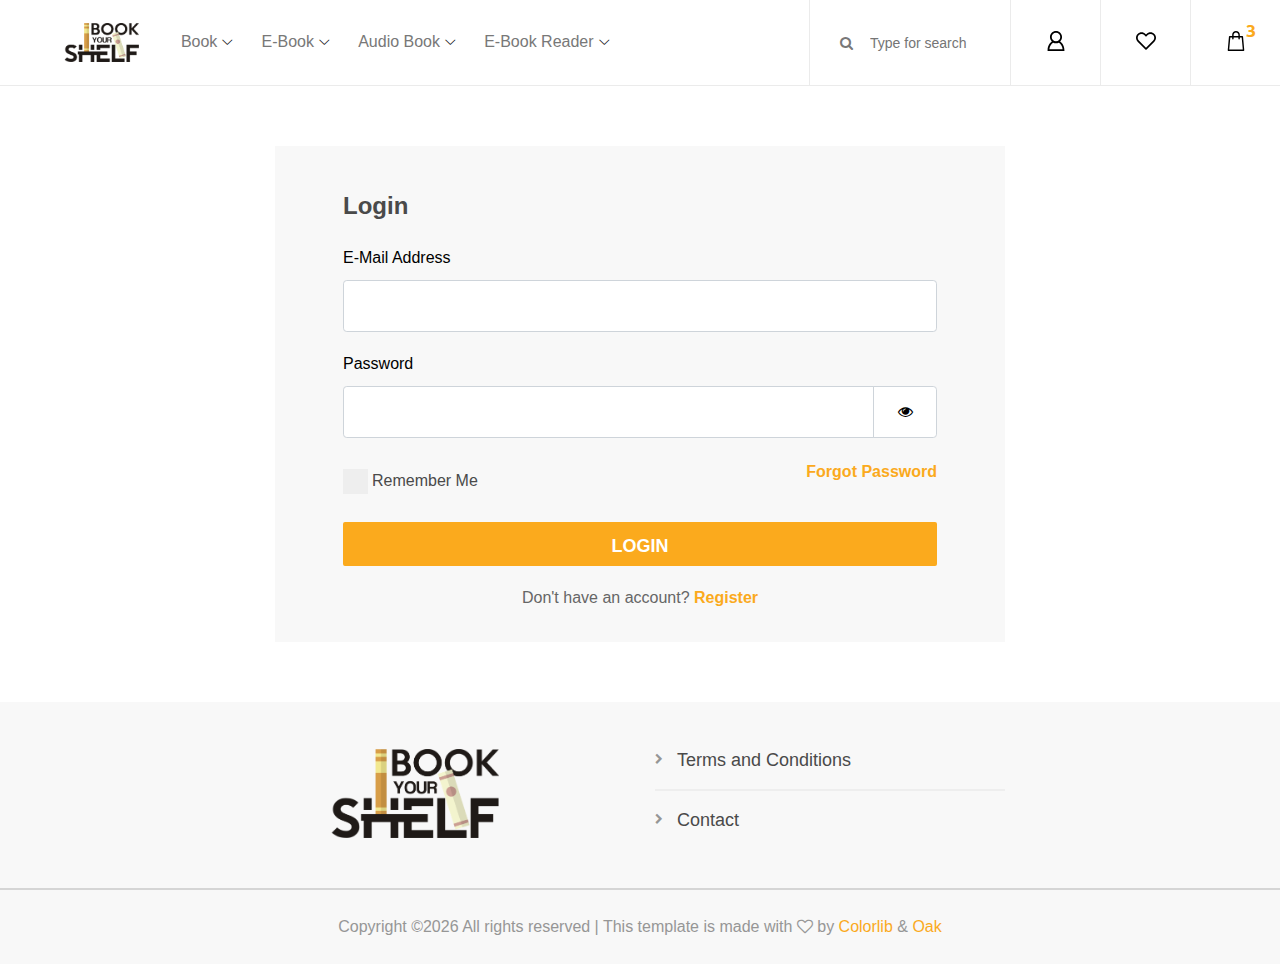
<file: login.html>
<!DOCTYPE html>
<html lang="en">

<head>
    <title>Login | Book Your Shelf</title>
    <meta charset="utf-8">
    <meta http-equiv="X-UA-Compatible" content="IE=edge">
    <meta name="description" content="Little Closet template">
    <meta name="viewport" content="width=device-width, initial-scale=1">
    <link rel="stylesheet" type="text/css" href="styles/bootstrap-4.1.2/bootstrap.min.css">
    <link href="plugins/font-awesome-4.7.0/css/font-awesome.min.css" rel="stylesheet" type="text/css">
    <!-- Favicon  -->
    <link rel="icon" href="images/logo/book_your_shelf_tab.png">
    <link rel="stylesheet" type="text/css" href="plugins/OwlCarousel2-2.2.1/owl.carousel.css">
    <link rel="stylesheet" type="text/css" href="plugins/OwlCarousel2-2.2.1/owl.theme.default.css">
    <link rel="stylesheet" type="text/css" href="plugins/OwlCarousel2-2.2.1/animate.css">
    <link rel="stylesheet" type="text/css" href="styles/login.css">
    <link rel="stylesheet" type="text/css" href="styles/responsive.css">
    <link rel="stylesheet" type="text/css" href="styles/core-style.css">
    <link rel="stylesheet" type="text/css" href="styles/util.css">

</head>

<body>
<!-- Header -->
<header class="header_area">
    <div class="classy-nav-container breakpoint-off d-flex align-items-center justify-content-between">
        <!-- Classy Menu -->
        <nav class="classy-navbar" id="essenceNav">
            <!-- Logo -->
            <a href="index.html" class="book_your_shelf_logo">
                <img src="images/logo/book_your_shelf_logo.png" alt="">
            </a>
            <!-- Navbar Toggler -->
            <div class="classy-navbar-toggler">
                <span class="navbarToggler"><span></span><span></span><span></span></span>
            </div>
            <!-- Menu -->
            <div class="classy-menu">
                <!-- close btn -->
                <div class="classycloseIcon">
                    <div class="cross-wrap"><span class="top"></span><span class="bottom"></span></div>
                </div>
                <!-- Nav Start -->
                <div class="classynav">
                    <ul>
                        <li><a href="#">Book</a>
                            <div class="megamenu">
                                <ul class="single-mega cn-col-4">
                                    <li class="title">Categories</li>
                                    <li><a href="category.html" class="nav-bar-text-overflow">Literature</a></li>
                                    <li><a href="category.html" class="nav-bar-text-overflow">Novel</a></li>
                                    <li><a href="category.html" class="nav-bar-text-overflow">Children and Youth</a>
                                    </li>
                                    <li><a href="category.html" class="nav-bar-text-overflow">Science</a></li>
                                    <li><a href="category.html" class="nav-bar-text-overflow">Comic Book</a></li>
                                    <li><a href="category.html" class="nav-bar-text-overflow">Religion Sufism</a></li>
                                    <li><a href="category.html" class="nav-bar-text-overflow">Course/Exam Books</a></li>
                                    <li><a href="category.html" class="nav-bar-text-overflow">Philosophy</a></li>
                                    <li><a href="category.html" class="nav-bar-text-overflow">Foreign Languages</a></li>
                                    <li><a href="category.html" class="nav-bar-text-overflow" style="font-weight: bold">
                                        Book Cases
                                    </a></li>
                                </ul>
                                <ul class="single-mega cn-col-4">
                                    <li class="title">Campaigns</li>
                                    <li><a href="category.html" class="nav-bar-text-overflow">Literature Day</a></li>
                                    <li><a href="category.html" class="nav-bar-text-overflow">Black Friday</a></li>
                                    <li><a href="category.html" class="nav-bar-text-overflow">Home Reading Festival</a>
                                    </li>
                                    <li><a href="category.html" class="nav-bar-text-overflow">Up to 40% Discount at
                                        İşbank Cultural Publications & İşbank Science Publications</a></li>
                                    <li><a href="category.html" class="nav-bar-text-overflow">40% Discount on Bilgi
                                        Publishing House Classics</a></li>
                                </ul>
                                <ul class="single-mega cn-col-4">
                                    <li class="title">Hot Lists</li>
                                    <li><a href="category.html" class="nav-bar-text-overflow">Best Sellers</a></li>
                                    <li><a href="category.html" class="nav-bar-text-overflow">New Releases</a></li>
                                    <li><a href="category.html" class="nav-bar-text-overflow">Our Picks For You</a></li>
                                </ul>
                                <div class="single-mega cn-col-4">
                                    <img src="images/icons/01brownbookicon.jpg" alt="">
                                </div>
                            </div>
                        </li>
                        <li><a href="#">E-Book</a>
                            <div class="megamenu">
                                <ul class="single-mega cn-col-4">
                                    <li class="title">Categories</li>
                                    <li><a href="category.html" class="nav-bar-text-overflow">Fiction and Literature</a>
                                    </li>
                                    <li><a href="category.html" class="nav-bar-text-overflow">Health and Care</a></li>
                                    <li><a href="category.html" class="nav-bar-text-overflow">Literature and Writing</a>
                                    </li>
                                    <li><a href="category.html" class="nav-bar-text-overflow">Life Style</a></li>
                                    <li><a href="category.html" class="nav-bar-text-overflow">Sports and Recreation</a>
                                    </li>
                                    <li><a href="category.html" class="nav-bar-text-overflow">Science Fiction and
                                        Fantasy</a></li>
                                </ul>
                                <ul class="single-mega cn-col-4">
                                    <li class="title">Campaigns</li>
                                    <li><a href="category.html" class="nav-bar-text-overflow">Black Friday</a></li>
                                    <li><a href="category.html" class="nav-bar-text-overflow">Sports Day</a></li>
                                    <li><a href="category.html" class="nav-bar-text-overflow">%40 Discount on Science
                                        Fiction and Fantasy</a></li>
                                </ul>
                                <ul class="single-mega cn-col-4">
                                    <li class="title">Hot Lists</li>
                                    <li><a href="category.html" class="nav-bar-text-overflow">Best Sellers</a></li>
                                    <li><a href="category.html" class="nav-bar-text-overflow">New Releases</a></li>
                                    <li><a href="category.html" class="nav-bar-text-overflow">Our Picks For You</a></li>
                                </ul>
                                <div class="single-mega cn-col-4">
                                    <img src="images/icons/01brownebookicon.jpg" alt="">
                                </div>
                            </div>
                        </li>
                        <li><a href="#">Audio Book</a>
                            <div class="megamenu">
                                <ul class="single-mega cn-col-4">
                                    <li class="title">Categories</li>
                                    <li><a href="category.html" class="nav-bar-text-overflow">Mystery and Suspicion</a>
                                    </li>
                                    <li><a href="category.html" class="nav-bar-text-overflow">Romance</a></li>
                                    <li><a href="category.html" class="nav-bar-text-overflow">Literature</a></li>
                                    <li><a href="category.html" class="nav-bar-text-overflow">Children and Youth</a>
                                    </li>
                                    <li><a href="category.html" class="nav-bar-text-overflow">Cartoons and Comics</a>
                                    </li>
                                    <li><a href="category.html" class="nav-bar-text-overflow">Business and Finance</a>
                                    </li>
                                    <li><a href="category.html" class="nav-bar-text-overflow">Biography and Memory</a>
                                    </li>
                                    <li><a href="category.html" class="nav-bar-text-overflow">Romantic</a></li>
                                </ul>
                                <ul class="single-mega cn-col-4">
                                    <li class="title">Campaigns</li>
                                    <li><a href="category.html" class="nav-bar-text-overflow">Black Friday</a></li>
                                    <li><a href="category.html" class="nav-bar-text-overflow">Cartoons and Comics
                                        Day</a></li>
                                    <li><a href="category.html" class="nav-bar-text-overflow">%20 on Romantic</a></li>
                                </ul>
                                <ul class="single-mega cn-col-4">
                                    <li class="title">Hot Lists</li>
                                    <li><a href="category.html" class="nav-bar-text-overflow">Best Sellers</a></li>
                                    <li><a href="category.html" class="nav-bar-text-overflow">New Releases</a></li>
                                    <li><a href="category.html" class="nav-bar-text-overflow">Our Picks For You</a></li>
                                </ul>
                                <div class="single-mega cn-col-4">
                                    <img src="images/icons/01brownaudiobookicon.jpg" alt="">
                                </div>
                            </div>
                        </li>
                        <li><a href="#">E-Book Reader</a>
                            <div class="megamenu">
                                <ul class="single-mega cn-col-4">
                                    <li class="title">Categories</li>
                                    <li><a href="category.html">Kobo</a></li>
                                    <li><a href="category.html">Calibro</a></li>
                                    <li><a href="category.html" class="nav-bar-text-overflow" style="font-weight: bold">
                                        E-Book Reader Cases
                                    </a></li>
                                </ul>
                                <ul class="single-mega cn-col-4">
                                    <li class="title">Campaigns</li>
                                    <li><a href="category.html">Black Friday</a></li>
                                    <li><a href="category.html">E-Book Reader Day</a></li>
                                </ul>
                                <ul class="single-mega cn-col-4">
                                    <li class="title">Hot Lists</li>
                                    <li><a href="category.html" class="nav-bar-text-overflow">Best Sellers</a></li>
                                    <li><a href="category.html" class="nav-bar-text-overflow">New Releases</a></li>
                                    <li><a href="category.html" class="nav-bar-text-overflow">Our Picks For You</a></li>
                                </ul>
                                <div class="single-mega cn-col-4">
                                    <img src="images/icons/01brownebookicon.jpg" alt="">
                                </div>
                            </div>
                        </li>
                    </ul>
                </div>
                <!-- Nav End -->
            </div>
        </nav>

        <!-- Header Meta Data -->
        <div class="header-meta d-flex clearfix justify-content-end">
            <!-- Search Area -->
            <div class="search-area">
                <form action="#" method="post">
                    <input type="search" name="search" id="headerSearch" placeholder="Type for search">
                    <button type="submit"><i class="fa fa-search" aria-hidden="true"></i></button>
                </form>
            </div>

            <!-- User Area -->
            <div class="user-button-dropdown user-login-info">
                <a href=""><img src="images/core-img/user.svg" alt=""></a>
                <div class="user-button-dropdown-content">
                    <a href="register.html" style="line-height: 40px">Register</a>
                    <a href="login.html" style="line-height: 40px">Login</a>
                    <a href="profile.html" style="line-height: 40px">Profile</a>
                    <a href="admin-panel.html" style="line-height: 40px">Panel</a>
                    <a href="index.html" style="line-height: 40px">Logout</a>
                </div>
            </div>

            <!-- Favourite Area -->
            <div class="favourite-area">
                <a href="wish-list.html"><img src="images/core-img/heart.svg" alt=""></a>
            </div>

            <!-- Cart Area -->
            <div class="cart-area">
                <a href="cart.html" id="essenceCartBtn"><img src="images/core-img/bag.svg" alt="">
                    <span>3</span></a>
            </div>
        </div>
    </div>
</header>

<div class="super_container">
    <div class="super_container_inner">
        <div class="super_overlay"></div>

        <div class="login">
            <div class="container">
                <div class="row">
                    <div class="col-md-2 align-self-left"></div>
                    <div class="col-md-8 align-self-center">
                        <div class="billing">

                            <div class="login_title">Login</div>
                            <div class="login_form_container">
                                <form action="#" id="login_form" class="login_form">
                                    <div>
                                        <!-- Email -->
                                        <div class="login-text p-b-10" style="color: black;">E-Mail Address</div>
                                        <input type="email" id="login_email" class="login_input form-control"
                                               required="required">
                                    </div>
                                    <div>
                                        <!-- Password -->
                                        <div class="login-text p-b-10" style="color: black;">Password</div>
                                        <div class="input-group">
                                            <input type="password" id="login_password"
                                                   class="login_input form-control pwd" required="required">
                                            <div class="input-group-append">
                                                <span class="input-group-text show_password_bg">
                                                    <button class="btn btn-default reveal" type="button"><i
                                                            class="fa fa-eye" id="eye"></i></button>
                                                </span>
                                            </div>
                                        </div>
                                    </div>
                                    <div class="login_extra">
                                        <ul>
                                            <li class="billing_info d-flex flex-row">
                                                <div>
                                                    <label>
                                                        <label class="checkbox_container">
                                                            <input type="checkbox" id="permission_agreement"
                                                                   name="permission_agreement" class="billing_checkbox">
                                                            <span class="checkbox_mark"></span>
                                                        </label>
                                                        <label style="padding-left: 29px; cursor: text">
                                                            <span class="checkbox_text login-text">Remember Me</span>
                                                        </label>
                                                    </label>
                                                </div>
                                                <div style="alignment: center">
                                                    <a href="forgot-password.html" class="login-text register-text">Forgot
                                                        Password</a>
                                                </div>
                                            </li>
                                        </ul>
                                    </div>
                                    <div><!--ERROR--></div>
                                    <div class="login_button trans_200"><a href="index.html">login</a></div>
                                    <div class="text-center login-text">Don't have an account? <a href="register.html"
                                                                                                  class="login-text register-text">Register</a>
                                    </div>
                                </form>
                            </div>
                        </div>
                    </div>
                    <div class="col-md-2 align-self-right"></div>
                </div>
            </div>
        </div>

        <!-- Footer -->
        <footer class="footer">
            <div class="footer_content">
                <div class="container">
                    <div class="row">
                        <div class="col-lg-2 footer_col"></div>

                        <!-- About -->
                        <div class="col-lg-4 footer_col">
                            <div class="footer_about">
                                <div class="footer_logo">
                                    <div class="d-flex flex-row align-items-center justify-content-center">
                                        <img class="book_your_shelf_footer" src="images/logo/book_your_shelf_logo.png"
                                             alt="">
                                    </div>
                                </div>
                            </div>
                        </div>

                        <!-- Footer Links -->
                        <div class="col-lg-4 footer_col">
                            <ul class="footer_list">
                                <li>
                                    <a href="membership.html" target="_blank">
                                        <div>Terms and Conditions</div>
                                    </a>
                                </li>
                                <li>
                                    <a href="mailto: oak.bookyourshelf@gmail.com">
                                        <div>Contact</div>
                                    </a>
                                </li>
                            </ul>
                        </div>

                        <div class="col-lg-2 footer_col"></div>
                    </div>
                </div>
            </div>
            <div class="footer_bar">
                <div class="container">
                    <div class="row">
                        <div class="col">
                            <div class="footer_bar_content d-flex flex-md-row flex-column align-items-center justify-content-center">
                                <div class="copyright order-md-1 order-2">
                                    <!-- Link back to Colorlib can't be removed. Template is licensed under CC BY 3.0. -->
                                    Copyright &copy;<script>
                                    document.write(new Date().getFullYear());
                                </script>
                                    All rights reserved | This template is made with <i
                                        class="fa fa-heart-o" aria-hidden="true"></i> by <a
                                        href="https://colorlib.com" target="_blank" class="orange-text">Colorlib</a> &
                                    <b class="orange-text">Oak</b>
                                    <!-- Link back to Colorlib can't be removed. Template is licensed under CC BY 3.0. -->
                                </div>
                            </div>
                        </div>
                    </div>
                </div>
            </div>
        </footer>
    </div>
</div>

<script src="js/jquery-3.2.1.min.js"></script>
<script src="styles/bootstrap-4.1.2/popper.js"></script>
<script src="styles/bootstrap-4.1.2/bootstrap.min.js"></script>
<script src="js/plugins.js"></script>
<script src="plugins/greensock/TweenMax.min.js"></script>
<script src="plugins/greensock/TimelineMax.min.js"></script>
<script src="plugins/scrollmagic/ScrollMagic.min.js"></script>
<script src="plugins/greensock/animation.gsap.min.js"></script>
<script src="plugins/greensock/ScrollToPlugin.min.js"></script>
<script src="plugins/OwlCarousel2-2.2.1/owl.carousel.js"></script>
<script src="plugins/easing/easing.js"></script>
<script src="plugins/progressbar/progressbar.min.js"></script>
<script src="plugins/parallax-js-master/parallax.min.js"></script>
<script src="js/classy-nav.min.js"></script>
<script src="js/custom.js"></script>
<script src="js/active.js"></script>
<script src="js/login.js"></script>

</body>

</html>
</file>
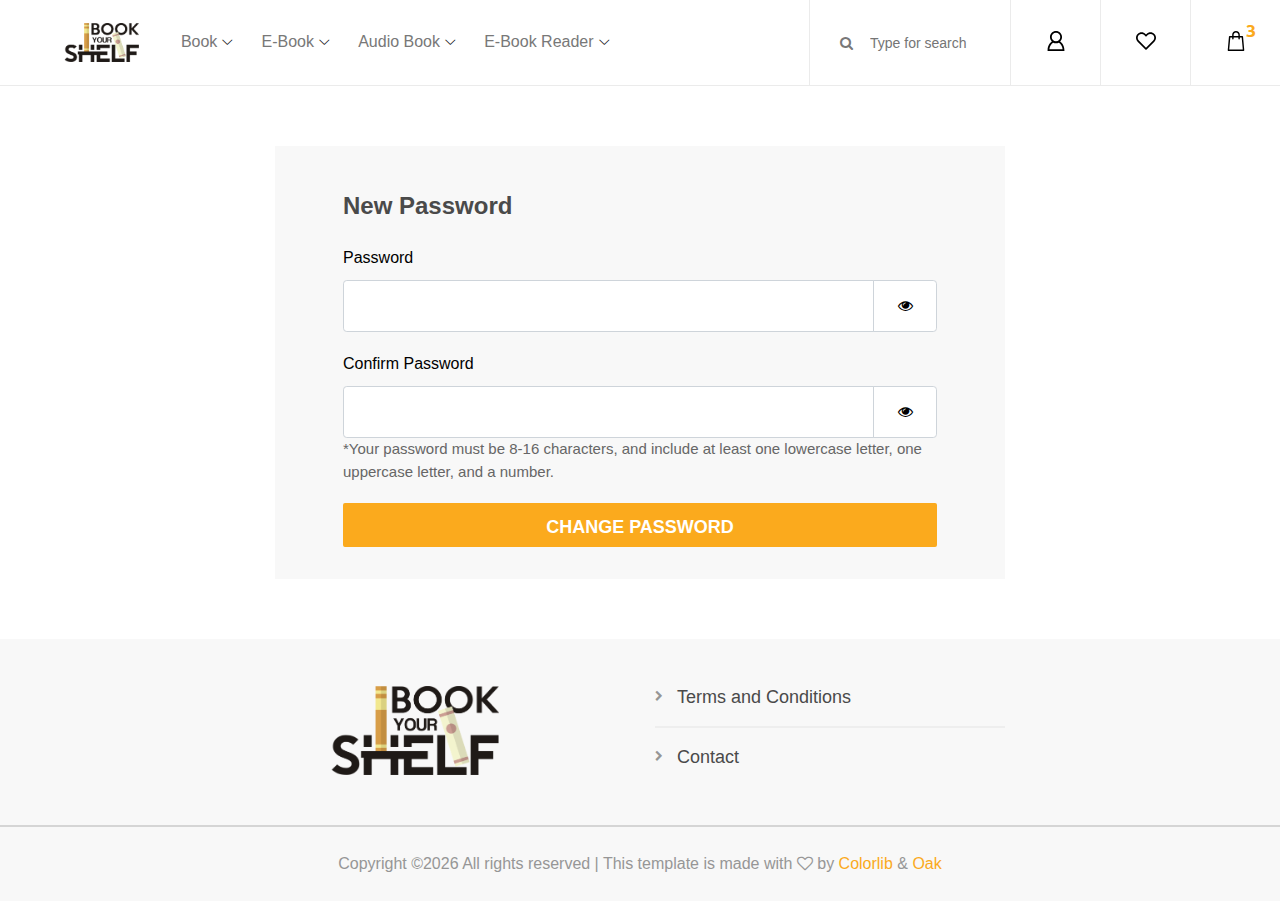
<file: new-password.html>
<!DOCTYPE html>
<html lang="en">

<head>
    <title>New Password | Book Your Shelf</title>
    <meta charset="utf-8">
    <meta http-equiv="X-UA-Compatible" content="IE=edge">
    <meta name="description" content="Little Closet template">
    <meta name="viewport" content="width=device-width, initial-scale=1">
    <link rel="stylesheet" type="text/css" href="styles/bootstrap-4.1.2/bootstrap.min.css">
    <link href="plugins/font-awesome-4.7.0/css/font-awesome.min.css" rel="stylesheet" type="text/css">
    <!-- Favicon  -->
    <link rel="icon" href="images/logo/book_your_shelf_tab.png">
    <link rel="stylesheet" type="text/css" href="plugins/OwlCarousel2-2.2.1/owl.carousel.css">
    <link rel="stylesheet" type="text/css" href="plugins/OwlCarousel2-2.2.1/owl.theme.default.css">
    <link rel="stylesheet" type="text/css" href="plugins/OwlCarousel2-2.2.1/animate.css">
    <link rel="stylesheet" type="text/css" href="styles/login.css">
    <link rel="stylesheet" type="text/css" href="styles/responsive.css">
    <link rel="stylesheet" type="text/css" href="styles/core-style.css">
    <link rel="stylesheet" type="text/css" href="styles/util.css">
</head>

<body>
<!-- Header -->
<header class="header_area">
    <div class="classy-nav-container breakpoint-off d-flex align-items-center justify-content-between">
        <!-- Classy Menu -->
        <nav class="classy-navbar" id="essenceNav">
            <!-- Logo -->
            <a href="index.html" class="book_your_shelf_logo">
                <img src="images/logo/book_your_shelf_logo.png" alt="">
            </a>
            <!-- Navbar Toggler -->
            <div class="classy-navbar-toggler">
                <span class="navbarToggler"><span></span><span></span><span></span></span>
            </div>
            <!-- Menu -->
            <div class="classy-menu">
                <!-- close btn -->
                <div class="classycloseIcon">
                    <div class="cross-wrap"><span class="top"></span><span class="bottom"></span></div>
                </div>
                <!-- Nav Start -->
                <div class="classynav">
                    <ul>
                        <li><a href="#">Book</a>
                            <div class="megamenu">
                                <ul class="single-mega cn-col-4">
                                    <li class="title">Categories</li>
                                    <li><a href="category.html" class="nav-bar-text-overflow">Literature</a></li>
                                    <li><a href="category.html" class="nav-bar-text-overflow">Novel</a></li>
                                    <li><a href="category.html" class="nav-bar-text-overflow">Children and Youth</a>
                                    </li>
                                    <li><a href="category.html" class="nav-bar-text-overflow">Science</a></li>
                                    <li><a href="category.html" class="nav-bar-text-overflow">Comic Book</a></li>
                                    <li><a href="category.html" class="nav-bar-text-overflow">Religion Sufism</a></li>
                                    <li><a href="category.html" class="nav-bar-text-overflow">Course/Exam Books</a></li>
                                    <li><a href="category.html" class="nav-bar-text-overflow">Philosophy</a></li>
                                    <li><a href="category.html" class="nav-bar-text-overflow">Foreign Languages</a></li>
                                    <li><a href="category.html" class="nav-bar-text-overflow" style="font-weight: bold">
                                        Book Cases
                                    </a></li>
                                </ul>
                                <ul class="single-mega cn-col-4">
                                    <li class="title">Campaigns</li>
                                    <li><a href="category.html" class="nav-bar-text-overflow">Literature Day</a></li>
                                    <li><a href="category.html" class="nav-bar-text-overflow">Black Friday</a></li>
                                    <li><a href="category.html" class="nav-bar-text-overflow">Home Reading Festival</a>
                                    </li>
                                    <li><a href="category.html" class="nav-bar-text-overflow">Up to 40% Discount at
                                        İşbank Cultural Publications & İşbank Science Publications</a></li>
                                    <li><a href="category.html" class="nav-bar-text-overflow">40% Discount on Bilgi
                                        Publishing House Classics</a></li>
                                </ul>
                                <ul class="single-mega cn-col-4">
                                    <li class="title">Hot Lists</li>
                                    <li><a href="category.html" class="nav-bar-text-overflow">Best Sellers</a></li>
                                    <li><a href="category.html" class="nav-bar-text-overflow">New Releases</a></li>
                                    <li><a href="category.html" class="nav-bar-text-overflow">Our Picks For You</a></li>
                                </ul>
                                <div class="single-mega cn-col-4">
                                    <img src="images/icons/01brownbookicon.jpg" alt="">
                                </div>
                            </div>
                        </li>
                        <li><a href="#">E-Book</a>
                            <div class="megamenu">
                                <ul class="single-mega cn-col-4">
                                    <li class="title">Categories</li>
                                    <li><a href="category.html" class="nav-bar-text-overflow">Fiction and Literature</a>
                                    </li>
                                    <li><a href="category.html" class="nav-bar-text-overflow">Health and Care</a></li>
                                    <li><a href="category.html" class="nav-bar-text-overflow">Literature and Writing</a>
                                    </li>
                                    <li><a href="category.html" class="nav-bar-text-overflow">Life Style</a></li>
                                    <li><a href="category.html" class="nav-bar-text-overflow">Sports and Recreation</a>
                                    </li>
                                    <li><a href="category.html" class="nav-bar-text-overflow">Science Fiction and
                                        Fantasy</a></li>
                                </ul>
                                <ul class="single-mega cn-col-4">
                                    <li class="title">Campaigns</li>
                                    <li><a href="category.html" class="nav-bar-text-overflow">Black Friday</a></li>
                                    <li><a href="category.html" class="nav-bar-text-overflow">Sports Day</a></li>
                                    <li><a href="category.html" class="nav-bar-text-overflow">%40 Discount on Science
                                        Fiction and Fantasy</a></li>
                                </ul>
                                <ul class="single-mega cn-col-4">
                                    <li class="title">Hot Lists</li>
                                    <li><a href="category.html" class="nav-bar-text-overflow">Best Sellers</a></li>
                                    <li><a href="category.html" class="nav-bar-text-overflow">New Releases</a></li>
                                    <li><a href="category.html" class="nav-bar-text-overflow">Our Picks For You</a></li>
                                </ul>
                                <div class="single-mega cn-col-4">
                                    <img src="images/icons/01brownebookicon.jpg" alt="">
                                </div>
                            </div>
                        </li>
                        <li><a href="#">Audio Book</a>
                            <div class="megamenu">
                                <ul class="single-mega cn-col-4">
                                    <li class="title">Categories</li>
                                    <li><a href="category.html" class="nav-bar-text-overflow">Mystery and Suspicion</a>
                                    </li>
                                    <li><a href="category.html" class="nav-bar-text-overflow">Romance</a></li>
                                    <li><a href="category.html" class="nav-bar-text-overflow">Literature</a></li>
                                    <li><a href="category.html" class="nav-bar-text-overflow">Children and Youth</a>
                                    </li>
                                    <li><a href="category.html" class="nav-bar-text-overflow">Cartoons and Comics</a>
                                    </li>
                                    <li><a href="category.html" class="nav-bar-text-overflow">Business and Finance</a>
                                    </li>
                                    <li><a href="category.html" class="nav-bar-text-overflow">Biography and Memory</a>
                                    </li>
                                    <li><a href="category.html" class="nav-bar-text-overflow">Romantic</a></li>
                                </ul>
                                <ul class="single-mega cn-col-4">
                                    <li class="title">Campaigns</li>
                                    <li><a href="category.html" class="nav-bar-text-overflow">Black Friday</a></li>
                                    <li><a href="category.html" class="nav-bar-text-overflow">Cartoons and Comics
                                        Day</a></li>
                                    <li><a href="category.html" class="nav-bar-text-overflow">%20 on Romantic</a></li>
                                </ul>
                                <ul class="single-mega cn-col-4">
                                    <li class="title">Hot Lists</li>
                                    <li><a href="category.html" class="nav-bar-text-overflow">Best Sellers</a></li>
                                    <li><a href="category.html" class="nav-bar-text-overflow">New Releases</a></li>
                                    <li><a href="category.html" class="nav-bar-text-overflow">Our Picks For You</a></li>
                                </ul>
                                <div class="single-mega cn-col-4">
                                    <img src="images/icons/01brownaudiobookicon.jpg" alt="">
                                </div>
                            </div>
                        </li>
                        <li><a href="#">E-Book Reader</a>
                            <div class="megamenu">
                                <ul class="single-mega cn-col-4">
                                    <li class="title">Categories</li>
                                    <li><a href="category.html">Kobo</a></li>
                                    <li><a href="category.html">Calibro</a></li>
                                    <li><a href="category.html" class="nav-bar-text-overflow" style="font-weight: bold">
                                        E-Book Reader Cases
                                    </a></li>
                                </ul>
                                <ul class="single-mega cn-col-4">
                                    <li class="title">Campaigns</li>
                                    <li><a href="category.html">Black Friday</a></li>
                                    <li><a href="category.html">E-Book Reader Day</a></li>
                                </ul>
                                <ul class="single-mega cn-col-4">
                                    <li class="title">Hot Lists</li>
                                    <li><a href="category.html" class="nav-bar-text-overflow">Best Sellers</a></li>
                                    <li><a href="category.html" class="nav-bar-text-overflow">New Releases</a></li>
                                    <li><a href="category.html" class="nav-bar-text-overflow">Our Picks For You</a></li>
                                </ul>
                                <div class="single-mega cn-col-4">
                                    <img src="images/icons/01brownebookicon.jpg" alt="">
                                </div>
                            </div>
                        </li>
                    </ul>
                </div>
                <!-- Nav End -->
            </div>
        </nav>

        <!-- Header Meta Data -->
        <div class="header-meta d-flex clearfix justify-content-end">
            <!-- Search Area -->
            <div class="search-area">
                <form action="#" method="post">
                    <input type="search" name="search" id="headerSearch" placeholder="Type for search">
                    <button type="submit"><i class="fa fa-search" aria-hidden="true"></i></button>
                </form>
            </div>

            <!-- User Area -->
            <div class="user-button-dropdown user-login-info">
                <a href=""><img src="images/core-img/user.svg" alt=""></a>
                <div class="user-button-dropdown-content">
                    <a href="register.html" style="line-height: 40px">Register</a>
                    <a href="login.html" style="line-height: 40px">Login</a>
                    <a href="profile.html" style="line-height: 40px">Profile</a>
                    <a href="admin-panel.html" style="line-height: 40px">Panel</a>
                    <a href="index.html" style="line-height: 40px">Logout</a>
                </div>
            </div>

            <!-- Favourite Area -->
            <div class="favourite-area">
                <a href="wish-list.html"><img src="images/core-img/heart.svg" alt=""></a>
            </div>

            <!-- Cart Area -->
            <div class="cart-area">
                <a href="cart.html" id="essenceCartBtn"><img src="images/core-img/bag.svg" alt="">
                    <span>3</span></a>
            </div>
        </div>
    </div>
</header>

<div class="super_container">
    <div class="super_container_inner">
        <div class="super_overlay"></div>

        <div class="login">
            <div class="container">
                <div class="row">
                    <div class="col-md-2 align-self-left"></div>
                    <div class="col-md-8 align-self-center">
                        <div class="billing">

                            <div class="login_title">New Password</div>
                            <div class="login_form_container">
                                <form action="#" id="login_form" class="login_form">
                                    <div>
                                        <!-- Password -->
                                        <div class="login-text p-b-10" style="color: black;">Password</div>
                                        <div class="input-group">
                                            <input type="password" id="new_password"
                                                   class="login_input form-control pwd" required="required">
                                            <div class="input-group-append">
                                                <span class="input-group-text show_password_bg">
                                                    <button class="btn btn-default reveal" type="button"><i
                                                            class="fa fa-eye" id="eye"></i></button>
                                                </span>
                                            </div>
                                        </div>
                                    </div>
                                    <div>
                                        <!-- Password Again -->
                                        <div class="login-text p-b-10" style="color: black;">Confirm Password</div>
                                        <div class="input-group">
                                            <input type="password" id="new_password_again"
                                                   class="login_input form-control pwd1" required="required">
                                            <div class="input-group-append">
                                                <span class="input-group-text show_password_bg">
                                                    <button class="btn btn-default reveal1" type="button"><i
                                                            class="fa fa-eye" id="eye1"></i></button>
                                                </span>
                                            </div>
                                        </div>
                                        <div>
                                            <span>*Your password must be 8-16 characters, and include at least one lowercase letter, one uppercase letter, and a number.</span>
                                        </div>
                                    </div>
                                    <div><!--ERROR--></div>
                                    <div class="login_button trans_200"><a href="thank-you.html">change password</a>
                                    </div>
                                </form>
                            </div>
                        </div>
                    </div>
                    <div class="col-md-2 align-self-right"></div>
                </div>
            </div>
        </div>

        <!-- Footer -->
        <footer class="footer">
            <div class="footer_content">
                <div class="container">
                    <div class="row">
                        <div class="col-lg-2 footer_col"></div>

                        <!-- About -->
                        <div class="col-lg-4 footer_col">
                            <div class="footer_about">
                                <div class="footer_logo">
                                    <div class="d-flex flex-row align-items-center justify-content-center">
                                        <img class="book_your_shelf_footer" src="images/logo/book_your_shelf_logo.png"
                                             alt="">
                                    </div>
                                </div>
                            </div>
                        </div>

                        <!-- Footer Links -->
                        <div class="col-lg-4 footer_col">
                            <ul class="footer_list">
                                <li>
                                    <a href="membership.html" target="_blank">
                                        <div>Terms and Conditions</div>
                                    </a>
                                </li>
                                <li>
                                    <a href="mailto: oak.bookyourshelf@gmail.com">
                                        <div>Contact</div>
                                    </a>
                                </li>
                            </ul>
                        </div>

                        <div class="col-lg-2 footer_col"></div>
                    </div>
                </div>
            </div>
            <div class="footer_bar">
                <div class="container">
                    <div class="row">
                        <div class="col">
                            <div class="footer_bar_content d-flex flex-md-row flex-column align-items-center justify-content-center">
                                <div class="copyright order-md-1 order-2">
                                    <!-- Link back to Colorlib can't be removed. Template is licensed under CC BY 3.0. -->
                                    Copyright &copy;<script>
                                    document.write(new Date().getFullYear());
                                </script>
                                    All rights reserved | This template is made with <i
                                        class="fa fa-heart-o" aria-hidden="true"></i> by <a
                                        href="https://colorlib.com" target="_blank" class="orange-text">Colorlib</a> &
                                    <b class="orange-text">Oak</b>
                                    <!-- Link back to Colorlib can't be removed. Template is licensed under CC BY 3.0. -->
                                </div>
                            </div>
                        </div>
                    </div>
                </div>
            </div>
        </footer>
    </div>
</div>

<script src="js/jquery-3.2.1.min.js"></script>
<script src="styles/bootstrap-4.1.2/popper.js"></script>
<script src="styles/bootstrap-4.1.2/bootstrap.min.js"></script>
<script src="js/plugins.js"></script>
<script src="plugins/greensock/TweenMax.min.js"></script>
<script src="plugins/greensock/TimelineMax.min.js"></script>
<script src="plugins/scrollmagic/ScrollMagic.min.js"></script>
<script src="plugins/greensock/animation.gsap.min.js"></script>
<script src="plugins/greensock/ScrollToPlugin.min.js"></script>
<script src="plugins/OwlCarousel2-2.2.1/owl.carousel.js"></script>
<script src="plugins/easing/easing.js"></script>
<script src="plugins/progressbar/progressbar.min.js"></script>
<script src="plugins/parallax-js-master/parallax.min.js"></script>
<script src="js/classy-nav.min.js"></script>
<script src="js/custom.js"></script>
<script src="js/active.js"></script>
<script src="js/login.js"></script>

</body>

</html>
</file>
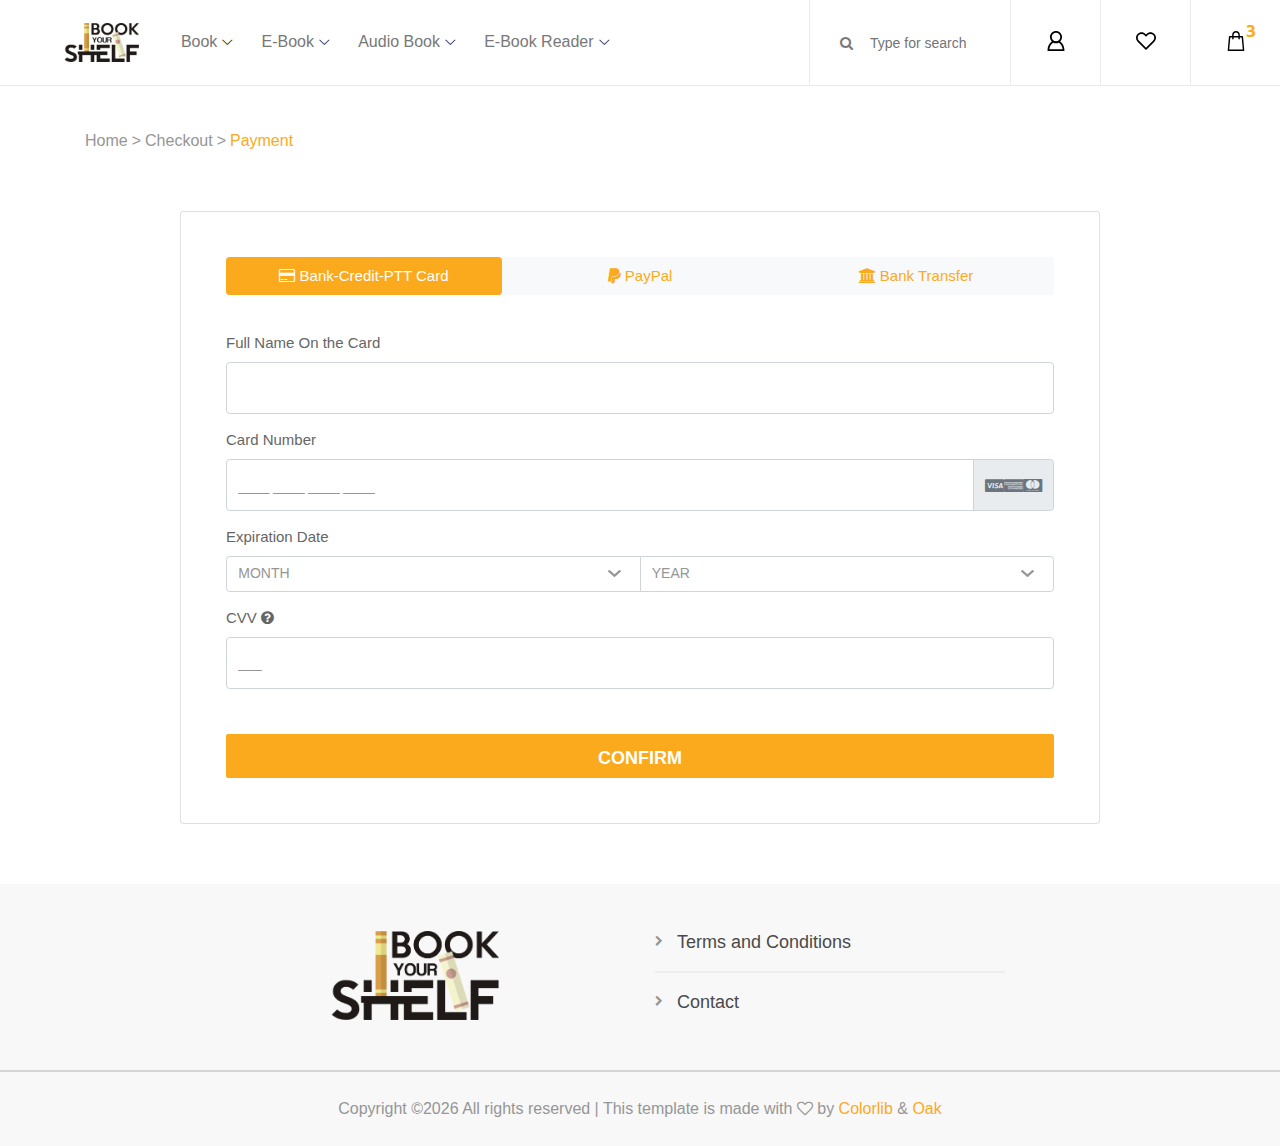
<file: payment.html>
<!DOCTYPE html>
<html lang="en" xmlns:th="http://www.thymeleaf.org">

<head>
    <title>Payment | Book Your Shelf</title>
    <meta charset="utf-8">
    <meta http-equiv="X-UA-Compatible" content="IE=edge">
    <meta name="description" content="Little Closet template">
    <meta name="viewport" content="width=device-width, initial-scale=1">
    <link rel="stylesheet" type="text/css" href="styles/bootstrap-4.1.2/bootstrap.min.css">
    <link href="plugins/font-awesome-4.7.0/css/font-awesome.min.css" rel="stylesheet" type="text/css">
    <!-- Favicon  -->
    <link rel="icon" href="images/logo/book_your_shelf_tab.png">
    <link rel="stylesheet" type="text/css" href="styles/checkout.css">
    <link rel="stylesheet" type="text/css" href="styles/cart.css">
    <link rel="stylesheet" type="text/css" href="styles/checkout_responsive.css">
    <link rel="stylesheet" type="text/css" href="styles/responsive.css">
    <link rel="stylesheet" type="text/css" href="styles/core-style.css">
    <link rel="stylesheet" type="text/css" href="styles/util.css">
    <link rel="stylesheet" type="text/css" href="styles/payment.css">
</head>

<body>
<!-- Header -->
<header class="header_area">
    <div class="classy-nav-container breakpoint-off d-flex align-items-center justify-content-between">
        <!-- Classy Menu -->
        <nav class="classy-navbar" id="essenceNav">
            <!-- Logo -->
            <a href="index.html" class="book_your_shelf_logo">
                <img src="images/logo/book_your_shelf_logo.png" alt="">
            </a>
            <!-- Navbar Toggler -->
            <div class="classy-navbar-toggler">
                <span class="navbarToggler"><span></span><span></span><span></span></span>
            </div>
            <!-- Menu -->
            <div class="classy-menu">
                <!-- close btn -->
                <div class="classycloseIcon">
                    <div class="cross-wrap"><span class="top"></span><span class="bottom"></span></div>
                </div>
                <!-- Nav Start -->
                <div class="classynav">
                    <ul>
                        <li><a href="#">Book</a>
                            <div class="megamenu">
                                <ul class="single-mega cn-col-4">
                                    <li class="title">Categories</li>
                                    <li><a href="category.html" class="nav-bar-text-overflow">Literature</a></li>
                                    <li><a href="category.html" class="nav-bar-text-overflow">Novel</a></li>
                                    <li><a href="category.html" class="nav-bar-text-overflow">Children and Youth</a>
                                    </li>
                                    <li><a href="category.html" class="nav-bar-text-overflow">Science</a></li>
                                    <li><a href="category.html" class="nav-bar-text-overflow">Comic Book</a></li>
                                    <li><a href="category.html" class="nav-bar-text-overflow">Religion Sufism</a></li>
                                    <li><a href="category.html" class="nav-bar-text-overflow">Course/Exam Books</a></li>
                                    <li><a href="category.html" class="nav-bar-text-overflow">Philosophy</a></li>
                                    <li><a href="category.html" class="nav-bar-text-overflow">Foreign Languages</a></li>
                                    <li><a href="category.html" class="nav-bar-text-overflow" style="font-weight: bold">
                                        Book Cases
                                    </a></li>
                                </ul>
                                <ul class="single-mega cn-col-4">
                                    <li class="title">Campaigns</li>
                                    <li><a href="category.html" class="nav-bar-text-overflow">Literature Day</a></li>
                                    <li><a href="category.html" class="nav-bar-text-overflow">Black Friday</a></li>
                                    <li><a href="category.html" class="nav-bar-text-overflow">Home Reading Festival</a>
                                    </li>
                                    <li><a href="category.html" class="nav-bar-text-overflow">Up to 40% Discount at
                                        İşbank Cultural Publications & İşbank Science Publications</a></li>
                                    <li><a href="category.html" class="nav-bar-text-overflow">40% Discount on Bilgi
                                        Publishing House Classics</a></li>
                                </ul>
                                <ul class="single-mega cn-col-4">
                                    <li class="title">Hot Lists</li>
                                    <li><a href="category.html" class="nav-bar-text-overflow">Best Sellers</a></li>
                                    <li><a href="category.html" class="nav-bar-text-overflow">New Releases</a></li>
                                    <li><a href="category.html" class="nav-bar-text-overflow">Our Picks For You</a></li>
                                </ul>
                                <div class="single-mega cn-col-4">
                                    <img src="images/icons/01brownbookicon.jpg" alt="">
                                </div>
                            </div>
                        </li>
                        <li><a href="#">E-Book</a>
                            <div class="megamenu">
                                <ul class="single-mega cn-col-4">
                                    <li class="title">Categories</li>
                                    <li><a href="category.html" class="nav-bar-text-overflow">Fiction and Literature</a>
                                    </li>
                                    <li><a href="category.html" class="nav-bar-text-overflow">Health and Care</a></li>
                                    <li><a href="category.html" class="nav-bar-text-overflow">Literature and Writing</a>
                                    </li>
                                    <li><a href="category.html" class="nav-bar-text-overflow">Life Style</a></li>
                                    <li><a href="category.html" class="nav-bar-text-overflow">Sports and Recreation</a>
                                    </li>
                                    <li><a href="category.html" class="nav-bar-text-overflow">Science Fiction and
                                        Fantasy</a></li>
                                </ul>
                                <ul class="single-mega cn-col-4">
                                    <li class="title">Campaigns</li>
                                    <li><a href="category.html" class="nav-bar-text-overflow">Black Friday</a></li>
                                    <li><a href="category.html" class="nav-bar-text-overflow">Sports Day</a></li>
                                    <li><a href="category.html" class="nav-bar-text-overflow">%40 Discount on Science
                                        Fiction and Fantasy</a></li>
                                </ul>
                                <ul class="single-mega cn-col-4">
                                    <li class="title">Hot Lists</li>
                                    <li><a href="category.html" class="nav-bar-text-overflow">Best Sellers</a></li>
                                    <li><a href="category.html" class="nav-bar-text-overflow">New Releases</a></li>
                                    <li><a href="category.html" class="nav-bar-text-overflow">Our Picks For You</a></li>
                                </ul>
                                <div class="single-mega cn-col-4">
                                    <img src="images/icons/01brownebookicon.jpg" alt="">
                                </div>
                            </div>
                        </li>
                        <li><a href="#">Audio Book</a>
                            <div class="megamenu">
                                <ul class="single-mega cn-col-4">
                                    <li class="title">Categories</li>
                                    <li><a href="category.html" class="nav-bar-text-overflow">Mystery and Suspicion</a>
                                    </li>
                                    <li><a href="category.html" class="nav-bar-text-overflow">Romance</a></li>
                                    <li><a href="category.html" class="nav-bar-text-overflow">Literature</a></li>
                                    <li><a href="category.html" class="nav-bar-text-overflow">Children and Youth</a>
                                    </li>
                                    <li><a href="category.html" class="nav-bar-text-overflow">Cartoons and Comics</a>
                                    </li>
                                    <li><a href="category.html" class="nav-bar-text-overflow">Business and Finance</a>
                                    </li>
                                    <li><a href="category.html" class="nav-bar-text-overflow">Biography and Memory</a>
                                    </li>
                                    <li><a href="category.html" class="nav-bar-text-overflow">Romantic</a></li>
                                </ul>
                                <ul class="single-mega cn-col-4">
                                    <li class="title">Campaigns</li>
                                    <li><a href="category.html" class="nav-bar-text-overflow">Black Friday</a></li>
                                    <li><a href="category.html" class="nav-bar-text-overflow">Cartoons and Comics
                                        Day</a></li>
                                    <li><a href="category.html" class="nav-bar-text-overflow">%20 on Romantic</a></li>
                                </ul>
                                <ul class="single-mega cn-col-4">
                                    <li class="title">Hot Lists</li>
                                    <li><a href="category.html" class="nav-bar-text-overflow">Best Sellers</a></li>
                                    <li><a href="category.html" class="nav-bar-text-overflow">New Releases</a></li>
                                    <li><a href="category.html" class="nav-bar-text-overflow">Our Picks For You</a></li>
                                </ul>
                                <div class="single-mega cn-col-4">
                                    <img src="images/icons/01brownaudiobookicon.jpg" alt="">
                                </div>
                            </div>
                        </li>
                        <li><a href="#">E-Book Reader</a>
                            <div class="megamenu">
                                <ul class="single-mega cn-col-4">
                                    <li class="title">Categories</li>
                                    <li><a href="category.html">Kobo</a></li>
                                    <li><a href="category.html">Calibro</a></li>
                                    <li><a href="category.html" class="nav-bar-text-overflow" style="font-weight: bold">
                                        E-Book Reader Cases
                                    </a></li>
                                </ul>
                                <ul class="single-mega cn-col-4">
                                    <li class="title">Campaigns</li>
                                    <li><a href="category.html">Black Friday</a></li>
                                    <li><a href="category.html">E-Book Reader Day</a></li>
                                </ul>
                                <ul class="single-mega cn-col-4">
                                    <li class="title">Hot Lists</li>
                                    <li><a href="category.html" class="nav-bar-text-overflow">Best Sellers</a></li>
                                    <li><a href="category.html" class="nav-bar-text-overflow">New Releases</a></li>
                                    <li><a href="category.html" class="nav-bar-text-overflow">Our Picks For You</a></li>
                                </ul>
                                <div class="single-mega cn-col-4">
                                    <img src="images/icons/01brownebookicon.jpg" alt="">
                                </div>
                            </div>
                        </li>
                    </ul>
                </div>
                <!-- Nav End -->
            </div>
        </nav>

        <!-- Header Meta Data -->
        <div class="header-meta d-flex clearfix justify-content-end">
            <!-- Search Area -->
            <div class="search-area">
                <form action="#" method="post">
                    <input type="search" name="search" id="headerSearch" placeholder="Type for search">
                    <button type="submit"><i class="fa fa-search" aria-hidden="true"></i></button>
                </form>
            </div>

            <!-- User Area -->
            <div class="user-button-dropdown user-login-info">
                <a href=""><img src="images/core-img/user.svg" alt=""></a>
                <div class="user-button-dropdown-content">
                    <a href="register.html" style="line-height: 40px">Register</a>
                    <a href="login.html" style="line-height: 40px">Login</a>
                    <a href="profile.html" style="line-height: 40px">Profile</a>
                    <a href="admin-panel.html" style="line-height: 40px">Panel</a>
                    <a href="index.html" style="line-height: 40px">Logout</a>
                </div>
            </div>

            <!-- Favourite Area -->
            <div class="favourite-area">
                <a href="wish-list.html"><img src="images/core-img/heart.svg" alt=""></a>
            </div>

            <!-- Cart Area -->
            <div class="cart-area">
                <a href="cart.html" id="essenceCartBtn"><img src="images/core-img/bag.svg" alt="">
                    <span>3</span></a>
            </div>
        </div>
    </div>
</header>

<div class="super_container">

    <div class="super_container_inner">
        <div class="super_overlay"></div>

        <!-- Breadcrumbs -->
        <div class="container">
            <div class="row products_bar_row">
                <div class="col">
                    <div
                            class="products_bar d-flex flex-lg-row flex-column align-items-lg-center align-items-start justify-content-lg-start justify-content-center">
                        <div class="breadcrumbs d-flex flex-column align-items-center justify-content-center">
                            <ul class="d-flex flex-row align-items-start justify-content-start text-center">
                                <li><a href="index.html">Home</a></li>
                                <li><a href="checkout.html">Checkout</a></li>
                                <li style="color: #fbaa1d">Payment</li>
                            </ul>
                        </div>
                    </div>
                </div>
            </div>
        </div>

        <!-- Payment -->
        <div class="container m-45-btm">
            <div class="row">
                <aside class="col-md-1"></aside>
                <aside class="col-md-10">
                    <article class="card">
                        <div class="card-body p-5">
                            <ul class="nav bg-light nav-pills rounded nav-fill mb-3" role="tablist">
                                <li class="nav-item col-md-4 p-all-0">
                                    <a class="nav-link active accent-color" data-toggle="pill" href="#nav-tab-card">
                                        <i class="tab_icons fa fa-credit-card"></i> Bank-Credit-PTT Card</a></li>
                                <li class="nav-item col-md-4 p-all-0">
                                    <a class="nav-link accent-color" data-toggle="pill" href="#nav-tab-paypal">
                                        <i class="tab_icons fa fa-paypal"></i> PayPal</a></li>
                                <li class="nav-item col-md-4 p-all-0">
                                    <a class="nav-link accent-color" data-toggle="pill" href="#nav-tab-bank">
                                        <i class="tab_icons fa fa-university"></i> Bank Transfer</a></li>
                            </ul>

                            <div class="tab-content">
                                <div class="tab-pane fade show active" id="nav-tab-card">
                                    <p class="alert alert-success d-none">Some text success or error</p>
                                    <br>
                                    <form role="form" action="#" th:action="@{pay}" th:object="${creditCard}" method="post">
                                        <div class="form-group">
                                            <label>Full Name On the Card</label>
                                            <input type="text" class="checkout_input form-control" name="name"
                                                   required="" th:field="*{fullName}">
                                        </div>

                                        <div class="form-group">
                                            <label>Card Number</label>
                                            <div class="input-group">
                                                <input type="text" class="checkout_input form-control credit-card"
                                                       name="card-number" required="" th:field="*{cardNumber}">
                                                <div class="input-group-append">
                                                        <span class="input-group-text text-muted">
                                                            <i class="fa fa-cc-visa"></i>   <i
                                                                class="fa fa-cc-amex"></i>
                                                            <i class="fa fa-cc-mastercard"></i>
                                                        </span>
                                                </div>
                                            </div>
                                        </div>

                                        <div class="form-group">
                                            <label><span class="hidden-xs">Expiration Date</span> </label>
                                            <div class="input-group">
                                                <select name="billing_address_title" id="expiration-month"
                                                        class="dropdown_item_select checkout_input form-control"
                                                        require="">
                                                    <option>MONTH</option>
                                                    <option>1</option>
                                                    <option>2</option>
                                                    <option>3</option>
                                                    <option>4</option>
                                                    <option>5</option>
                                                    <option>6</option>
                                                    <option>7</option>
                                                    <option>8</option>
                                                    <option>9</option>
                                                    <option>10</option>
                                                    <option>11</option>
                                                    <option>12</option>
                                                </select>

                                                <select name="billing_address_title" id="expiration-year"
                                                        class="dropdown_item_select checkout_input form-control"
                                                        require="">
                                                    <option>YEAR</option>
                                                    <option>2020</option>
                                                    <option>2021</option>
                                                    <option>2022</option>
                                                    <option>2023</option>
                                                    <option>2024</option>
                                                    <option>2025</option>
                                                    <option>2026</option>
                                                    <option>2027</option>
                                                    <option>2028</option>
                                                    <option>2029</option>
                                                    <option>2030</option>
                                                    <option>2031</option>
                                                    <option>2032</option>
                                                    <option>2033</option>
                                                    <option>2034</option>
                                                </select>
                                            </div>
                                        </div>

                                        <div class="form-group">
                                            <label data-toggle="tooltip" title=""
                                                   data-original-title="3-digit number on the back side of the card.">CVV
                                                <i class="fa fa-question-circle"></i></label>
                                            <input type="text" class="checkout_input form-control cvv"
                                                   required="" th:field="*{cvv}">
                                        </div>

                                        <input type="submit" value="Confirm" class="checkout_button trans_200">
                                    </form>
                                </div>

                                <div class="tab-pane fade" id="nav-tab-paypal">
                                    <div class="checkout_button trans_200"><a target="_blank"
                                                                              href="https://www.paypal.com/tr/signin">
                                        Login my Paypal</a></div>
                                    <br>
                                    <p><strong>Note:</strong> Lorem ipsum dolor sit amet, consectetur adipisicing
                                        elit, sed do eiusmod tempor incididunt ut labore et dolore magna aliqua. </p>
                                </div>
                                <div class="tab-pane fade" id="nav-tab-bank">
                                    <br>
                                    <dl class="param">
                                        <dt>Bank:</dt>
                                        <dd> THE WORLD BANK</dd>
                                    </dl>
                                    <dl class="param">
                                        <dt>Account Number:</dt>
                                        <dd> 1234 1234 1234 1234</dd>
                                    </dl>
                                    <dl class="param">
                                        <dt>IBAN:</dt>
                                        <dd> 1234 1234 1234 1234</dd>
                                    </dl>
                                    <p><strong>Note:</strong> Lorem ipsum dolor sit amet, consectetur adipisicing
                                        elit, sed do eiusmod
                                        tempor incididunt ut labore et dolore magna aliqua. </p>
                                </div>
                            </div>
                        </div>
                    </article>
                </aside>
                <aside class="col-md-1"></aside>
            </div>
        </div>

        <!-- Footer -->
        <footer class="footer">
            <div class="footer_content">
                <div class="container">
                    <div class="row">
                        <div class="col-lg-2 footer_col"></div>

                        <!-- About -->
                        <div class="col-lg-4 footer_col">
                            <div class="footer_about">
                                <div class="footer_logo">
                                    <div class="d-flex flex-row align-items-center justify-content-center">
                                        <img class="book_your_shelf_footer"
                                             src="images/logo/book_your_shelf_logo.png" alt="">
                                    </div>
                                </div>
                            </div>
                        </div>

                        <!-- Footer Links -->
                        <div class="col-lg-4 footer_col">
                            <ul class="footer_list">
                                <li>
                                    <a href="membership.html" target="_blank">
                                        <div>Terms and Conditions</div>
                                    </a>
                                </li>
                                <li>
                                    <a href="mailto: oak.bookyourshelf@gmail.com">
                                        <div>Contact</div>
                                    </a>
                                </li>
                            </ul>
                        </div>

                        <div class="col-lg-2 footer_col"></div>
                    </div>
                </div>
            </div>
            <div class="footer_bar">
                <div class="container">
                    <div class="row">
                        <div class="col">
                            <div
                                    class="footer_bar_content d-flex flex-md-row flex-column align-items-center justify-content-center">
                                <div class="copyright order-md-1 order-2">
                                    <!-- Link back to Colorlib can't be removed. Template is licensed under CC BY 3.0. -->
                                    Copyright &copy;<script>
                                    document.write(new Date().getFullYear());
                                </script>
                                    All rights reserved | This template is made with <i class="fa fa-heart-o"
                                                                                        aria-hidden="true"></i> by <a
                                        href="https://colorlib.com" target="_blank"
                                        class="orange-text">Colorlib</a> &
                                    <b class="orange-text">Oak</b>
                                    <!-- Link back to Colorlib can't be removed. Template is licensed under CC BY 3.0. -->
                                </div>
                            </div>
                        </div>
                    </div>
                </div>
            </div>
        </footer>
    </div>
</div>

<script src="js/jquery-3.2.1.min.js"></script>
<script src="styles/bootstrap-4.1.2/popper.js"></script>
<script src="styles/bootstrap-4.1.2/bootstrap.min.js"></script>
<script src="js/plugins.js"></script>
<script src="plugins/greensock/TweenMax.min.js"></script>
<script src="plugins/greensock/TimelineMax.min.js"></script>
<script src="plugins/scrollmagic/ScrollMagic.min.js"></script>
<script src="plugins/greensock/animation.gsap.min.js"></script>
<script src="plugins/greensock/ScrollToPlugin.min.js"></script>
<script src="plugins/easing/easing.js"></script>
<script src="plugins/parallax-js-master/parallax.min.js"></script>
<script src="js/checkout.js"></script>
<script src="js/classy-nav.min.js"></script>
<script src="js/custom.js"></script>
<script src="js/active.js"></script>
<script src="js/input-mask.js"></script>
<script src="js/jquery.mask.js"></script>
</body>

</html>
</file>
<file: book-your-shelf-frontend-master/styles/main_styles.css>
@charset "utf-8";
/* CSS Document */
/******************************

[Table of Contents]

1. Fonts
2. Body and some general stuff
3. Header
4. Menu
5. Home
6. Products
7. Boxes
8. Features
9. Footer


******************************/
/***********
1. Fonts
***********/
@import url('https://fonts.googleapis.com/css?family=Roboto:100,300,400,500,700,900');

@font-face {
    font-family: 'Futura';
    src: url('../fonts/FuturaLT-Book.ttf') format('truetype');
}

/*********************************
2. Body and some general stuff
*********************************/

* {
    margin: 0;
    padding: 0;
    -webkit-font-smoothing: antialiased;
    -webkit-text-shadow: rgba(0, 0, 0, .01) 0 0 1px;
    text-shadow: rgba(0, 0, 0, .01) 0 0 1px;
}

body {
    font-family: 'Roboto', sans-serif;
    font-size: 14px;
    font-weight: 400;
    background: #FFFFFF;
    color: #a5a5a5;
}

div {
    display: block;
    -webkit-box-sizing: border-box;
    -moz-box-sizing: border-box;
    box-sizing: border-box;
}

ul {
    list-style: none;
    margin-bottom: 0px;
}

p {
    font-family: 'Roboto', sans-serif;
    font-size: 16px;
    line-height: 1.5;
    font-weight: 300;
    color: #969696;
    -webkit-font-smoothing: antialiased;
    -webkit-text-shadow: rgba(0, 0, 0, .01) 0 0 1px;
    text-shadow: rgba(0, 0, 0, .01) 0 0 1px;
}

p a {
    display: inline;
    position: relative;
    color: inherit;
    border-bottom: solid 1px #ffa07f;
    -webkit-transition: all 200ms ease;
    -moz-transition: all 200ms ease;
    -ms-transition: all 200ms ease;
    -o-transition: all 200ms ease;
    transition: all 200ms ease;
}

p:last-of-type {
    margin-bottom: 0;
}

a {

}

a, a:hover, a:visited, a:active, a:link {
    text-decoration: none;
    -webkit-font-smoothing: antialiased;
    -webkit-text-shadow: rgba(0, 0, 0, .01) 0 0 1px;
    text-shadow: rgba(0, 0, 0, .01) 0 0 1px;
    color: #fbaa1d;
}

p a:active {
    position: relative;
    color: #FF6347;
}

p a:hover {
    color: #FFFFFF;
    background: #ffa07f;
}

p a:hover::after {
    opacity: 0.2;
}

::selection {
    background: #fbaa1d;
    color: #FFFFFF;
}

p::selection {

}

h1 {
    font-size: 48px;
}

h2 {
    font-size: 36px;
}

h3 {
    font-size: 24px;
}

h4 {
    font-size: 18px;
}

h5 {
    font-size: 14px;
}

h1, h2, h3, h4, h5, h6 {
    font-family: 'Roboto', sans-serif;
    -webkit-font-smoothing: antialiased;
    -webkit-text-shadow: rgba(0, 0, 0, .01) 0 0 1px;
    text-shadow: rgba(0, 0, 0, .01) 0 0 1px;
    line-height: 1.2;
}

h1::selection,
h2::selection,
h3::selection,
h4::selection,
h5::selection,
h6::selection {

}

img {
    max-width: 100%;
}

button:active {
    outline: none;
}

.form-control {
    color: #db5246;
}

section {
    display: block;
    position: relative;
    box-sizing: border-box;
}

.clear {
    clear: both;
}

.clearfix::before, .clearfix::after {
    content: "";
    display: table;
}

.clearfix::after {
    clear: both;
}

.clearfix {
    zoom: 1;
}

.float_left {
    float: left;
}

.float_right {
    float: right;
}

.trans_200 {
    -webkit-transition: all 200ms ease;
    -moz-transition: all 200ms ease;
    -ms-transition: all 200ms ease;
    -o-transition: all 200ms ease;
    transition: all 200ms ease;
}

.trans_300 {
    -webkit-transition: all 300ms ease;
    -moz-transition: all 300ms ease;
    -ms-transition: all 300ms ease;
    -o-transition: all 300ms ease;
    transition: all 300ms ease;
}

.trans_400 {
    -webkit-transition: all 400ms ease;
    -moz-transition: all 400ms ease;
    -ms-transition: all 400ms ease;
    -o-transition: all 400ms ease;
    transition: all 400ms ease;
}

.trans_500 {
    -webkit-transition: all 500ms ease;
    -moz-transition: all 500ms ease;
    -ms-transition: all 500ms ease;
    -o-transition: all 500ms ease;
    transition: all 500ms ease;
}

.fill_height {
    height: 100%;
}

.super_container {
    width: 100%;
    overflow: hidden;
}

.super_container_inner {
    -webkit-transition: all 400ms ease;
    -moz-transition: all 400ms ease;
    -ms-transition: all 400ms ease;
    -o-transition: all 400ms ease;
    transition: all 400ms ease;
}

.super_container_inner.active {
    -webkit-transform: translateX(350px);
    -moz-transform: translateX(350px);
    -ms-transform: translateX(350px);
    -o-transform: translateX(350px);
    transform: translateX(350px);
}

.super_overlay {
    position: fixed;
    top: 0;
    left: 0;
    width: 100vw;
    height: 100%;
    background: rgba(0, 0, 0, 0.75);
    z-index: 101;
    visibility: hidden;
    opacity: 0;
    -webkit-transition: all 400ms ease;
    -moz-transition: all 400ms ease;
    -ms-transition: all 400ms ease;
    -o-transition: all 400ms ease;
    transition: all 400ms ease;
}

.super_container_inner.active .super_overlay {
    visibility: visible;
    opacity: 1;
}

.prlx_parent {
    overflow: hidden;
}

.prlx {
    height: 130% !important;
}

.parallax-window {
    min-height: 400px;
    background: transparent;
}

.parallax_background {
    position: absolute;
    top: 0;
    left: 0;
    width: 100%;
    height: 100%;
}

.background_image {
    position: absolute;
    top: 0;
    left: 0;
    width: 100%;
    height: 100%;
    background-repeat: no-repeat;
    background-size: cover;
    background-position: center center;
    background-color: #E2D6C8;
}

.nopadding {
    padding: 0px !important;
}

.section_title {
    font-size: 36px;
    font-weight: 700;
    color: #4a4a4a;
    line-height: 1.2;
}

/*********************************
3. Header
*********************************/


/*********************************
4. Menu
*********************************/

/*********************************
5. Home
*********************************/

.home {
    width: 100%;
    height: 50vh;
}

.home_slider_container {
    width: 100%;
    height: 100%;
}

.home_container {
    width: 100%;
    height: 100%;
    padding-top: 73px;
}

.home_content {
    width: 100%;
}

.home_title {
    font-size: 48px;
    font-weight: 400;
    color: #FFFFFF;
    text-align: center;
    line-height: 1.2;
}

.home_subtitle {
    font-size: 48px;
    color: #FFFFFF;
    font-weight: 100;
    text-align: center;
    line-height: 1.2;
    margin-top: -3px;
}

.home_items {
    margin-top: 51px;
}

.home_item_side {
    margin-top: 68px;
}

.product {
    overflow: hidden;
    border-radius: 3px;
}

.product {
    margin-bottom: 30px;
    border: 1px #bdbdbd solid;
    -webkit-box-shadow: 0px 0px 28px -12px rgba(0, 0, 0, 0.52);
    -moz-box-shadow: 0px 0px 28px -12px rgba(0, 0, 0, 0.52);
    box-shadow: 0px 0px 28px -12px rgba(0, 0, 0, 0.52);
}

.product_box {
    margin-bottom: 30px;

}

.product.home_item_large {
    margin-bottom: 0;
}

.product_tag {
    position: absolute;
    top: 16px;
    right: 15px;
    width: 127px;
    height: 127px;
    background: #fbaa1d;
    border-radius: 50%;
    z-index: 1;
}

.product_tag > div > div {
    color: #FFFFFF;
    line-height: 0.75;
}

.product_tag > div > div:first-of-type {
    font-size: 24px;
    font-weight: 100;
}

.product_tag > div > div:last-of-type {
    font-size: 36px;
    font-weight: 500;
    margin-top: 11px;
}

.product_tag > div > div:last-of-type span {
    font-size: 24px;
    vertical-align: top;
    margin-left: 2px;
}

.product_content {
    /*border: solid 2px #dbdbdb;*/
}

.home_item_large .product_content {
    background: rgba(255, 255, 255, 0.2);
    border-top: solid 2px #dbdbdb;
    border-left: none;
    border-right: none;
    border-bottom: none;
}

.product_info {
    padding-left: 25px;
    padding-right: 25px;
    padding-bottom: 10px;
}

.product_name {
    text-align: center;
    max-width: 320px;
    height: 50px;
    text-overflow: ellipsis;
    overflow: hidden;
}

.product_name a {
    font-size: 20px;
    line-height: 1.2;
    color: #4a4a4a;
    font-weight: 500;
}

.product_name a:hover,
.product_category a:hover {
    color: #fbaa1d;
}

.home_item_large .product_name a,
.home_item_large .product_category,
.home_item_large .product_category a {
    color: #FFFFFF;
}

.product_category {
    margin-top: 2px;
}

.product_category,
.product_category a {
    font-size: 14px;
    color: #969696;
    font-style: italic;
    font-weight: 400;
}

.home_item_large .product_category,
.home_item_large .product_category a {
    font-weight: 300;
}

.rating_r i:not(:last-of-type) {
    margin-right: 4px;
}

.rating_r i::before {
    font-family: 'FontAwesome';
    content: "\f006";
    font-style: normal;
    font-size: 16px;
    color: #4a4a4a;
}

.home_item_large .rating_r i::before {
    color: #FFFFFF;
}

.rating_r_1 i:first-child::before {
    content: "\f005";
}

.rating_r_2 i:first-child::before {
    content: "\f005";
}

.rating_r_2 i:nth-child(2)::before {
    content: "\f005";
}

.rating_r_3 i:first-child::before {
    content: "\f005";
}

.rating_r_3 i:nth-child(2)::before {
    content: "\f005";
}

.rating_r_3 i:nth-child(3)::before {
    content: "\f005";
}

.rating_r_4 i:first-child::before {
    content: "\f005";
}

.rating_r_4 i:nth-child(2)::before {
    content: "\f005";
}

.rating_r_4 i:nth-child(3)::before {
    content: "\f005";
}

.rating_r_4 i:nth-child(4)::before {
    content: "\f005";
}

.rating_r_5 i:first-child::before {
    content: "\f005";
}

.rating_r_5 i:nth-child(2)::before {
    content: "\f005";
}

.rating_r_5 i:nth-child(3)::before {
    content: "\f005";
}

.rating_r_5 i:nth-child(4)::before {
    content: "\f005";
}

.rating_r_5 i:nth-child(5)::before {
    content: "\f005";
}

.home_item_rating {
    text-align: center;
}

.product_price {
    text-align: center;
    font-size: 30px;
    color: #4a4a4a;
    font-weight: 500;
    margin-top: 10px;
    line-height: 0.75;
}

.sale_price {
    text-align: center;
    font-size: 20px;
    color: #1f5b70;
    font-weight: 500;
    margin-top: 10px;
    line-height: 0.75;
}

.sale_price del {
    color: #b3b3b3;
}

.home_item_large .product_price {
    color: #FFFFFF;
}

.product_price span {
    font-size: 16px;
    margin-left: 1px;
    vertical-align: top;
}

.product_buttons {
    width: 100%;
    height: 57px;
}

.home_item_large .product_buttons {
    padding-left: 2px;
    padding-right: 2px;
    padding-bottom: 2px;
}

.product_buttons > div {
    width: 100%;
    height: 100%;
}

.product_buttons > div > div {
    width: 50%;
    height: 100%;
    border-top: solid 1px #ededed;
    background: rgba(255, 255, 255, 0);
    -webkit-transition: all 200ms ease;
    -moz-transition: all 200ms ease;
    -ms-transition: all 200ms ease;
    -o-transition: all 200ms ease;
    transition: all 200ms ease;
}

.product_buttons > div > div svg {
    max-width: 100%;
    height: auto;
}

.home_item_large .product_buttons > div > div {
    border-top: solid 1px rgba(255, 255, 255, 0.2);
}

.product_buttons > div > div:hover {
    background: #ffc100;
}

.home_item_large .product_buttons > div > div:hover {
    background: rgba(255, 255, 255, 0.1);
}

.product_buttons > div > div:first-of-type {
    border-right: solid 1px #ededed;
}

.home_item_large .product_buttons > div > div:first-of-type {
    border-right: solid 1px rgba(255, 255, 255, 0.2);
}

.product_button {
    cursor: pointer;
}

.product_button > div > div {
    position: relative;
    width: 36px;
    height: 36px;
    margin-top: 4px;
}

.product_button > div > div img {
    max-width: 100% !important;
}

.product_button > div > div > div {
    position: absolute;
    top: -3px;
    right: -4px;
    width: 18px;
    height: 18px;
    background: #fbaa1d;
    color: #FFFFFF;
    text-align: center;
    line-height: 18px;
    font-size: 14px;
    border-radius: 50%;
}

.product_button svg path, .product_button svg rect, .product_button svg polygon {
    fill: #4a4a4a;
    -webkit-transition: all 200ms ease;
    -moz-transition: all 200ms ease;
    -ms-transition: all 200ms ease;
    -o-transition: all 200ms ease;
    transition: all 200ms ease;
}

.product_button:hover svg path,
.product_button:hover svg rect,
.product_button:hover svg polygon {
    fill: #FFFFFF;
}

.home_slider_nav {
    position: absolute;
    top: 33%;
    -webkit-transform: translateY(-50%);
    -moz-transform: translateY(-50%);
    -ms-transform: translateY(-50%);
    -o-transform: translateY(-50%);
    transform: translateY(-50%);
    width: 44px;
    height: 44px;
    border: solid 2px #FFFFFF;
    border-radius: 2px;
    z-index: 1;
    text-align: center;
    cursor: pointer;
    -webkit-transition: all 200ms ease;
    -moz-transition: all 200ms ease;
    -ms-transition: all 200ms ease;
    -o-transition: all 200ms ease;
    transition: all 200ms ease;
}

.home_slider_nav:hover {
    border-color: #fbaa1d;
}

.home_slider_nav i {
    line-height: 40px;
    color: #FFFFFF;
    -webkit-transition: all 200ms ease;
    -moz-transition: all 200ms ease;
    -ms-transition: all 200ms ease;
    -o-transition: all 200ms ease;
    transition: all 200ms ease;
}

.home_slider_nav:hover i {
    color: #fbaa1d;
}

.home_slider_nav_prev {
    left: 46px;
}

.home_slider_nav_next {
    right: 46px;
}

.home_slider_dots_container {
    position: absolute;
    left: 50%;
    -webkit-transform: translateX(-50%);
    -moz-transform: translateX(-50%);
    -ms-transform: translateX(-50%);
    -o-transform: translateX(-50%);
    transform: translateX(-50%);
    bottom: 72px;
    z-index: 1;
}

.home_slider_custom_dot {
    width: 32px;
    height: 32px;
    border: solid 2px #FFFFFF;
    border-radius: 2px;
    text-align: center;
    line-height: 30px;
    color: #FFFFFF;
    cursor: pointer;
    -webkit-transition: all 200ms ease;
    -moz-transition: all 200ms ease;
    -ms-transition: all 200ms ease;
    -o-transition: all 200ms ease;
    transition: all 200ms ease;
}

.home_slider_custom_dot:not(:last-child) {
    margin-right: 8px;
}

.home_slider_custom_dot:hover {
    border-color: #fbaa1d;
    color: #fbaa1d;
}

/*********************************
6. Products
*********************************/

.products {
    background: #FFFFFF;
    padding-top: 72px;
    padding-bottom: 82px;
}

.page_nav_row {
    margin-top: 20px;
    margin-bottom: 20px;
}

.page_nav ul li {
    width: 32px;
    height: 32px;
    border: solid 2px transparent;
    text-align: center;
    -webkit-transition: all 200ms ease;
    -moz-transition: all 200ms ease;
    -ms-transition: all 200ms ease;
    -o-transition: all 200ms ease;
    transition: all 200ms ease;
}

.page_nav ul li:not(:last-of-type) {
    margin-right: 8px;
}

.page_nav ul li.active,
.page_nav ul li:hover {
    border: solid 2px #fbaa1d;
    border-radius: 2px;
}

.page_nav ul li a {
    display: block;
    font-size: 14px;
    color: #fbaa1d;
}

.page_nav_row {
    margin-top: 35px;
}

.page_nav {
    width: 100%;
}

.page_nav ul {
    display: block;
}

.page_nav ul li a {
    font-size: 18px;
    font-weight: 700;
    color: #4a4a4a;
}

.page_nav ul li.active a,
.page_nav ul li a:hover {
    color: #fbaa1d;
}

.products_row {
    margin-top: 32px;
}

.load_more_row {
    margin-top: 20px;
}

.products_row {
    margin-top: 32px;
}

.load_more_row {
    margin-top: 20px;
}

.button {
    width: 138px;
    height: 44px;
    background: #fbaa1d;
    border-radius: 2px;
    text-align: center;
    border: solid 2px #fbaa1d;
    -webkit-transition: all 200ms ease;
    -moz-transition: all 200ms ease;
    -ms-transition: all 200ms ease;
    -o-transition: all 200ms ease;
    transition: all 200ms ease;
}

.button a {
    display: block;
    width: 100%;
    height: 100%;
    font-size: 18px;
    font-weight: 700;
    color: #FFFFFF;
    text-transform: uppercase;
    line-height: 40px;
}

.button:hover {
    background: transparent;
}

.button:hover a {
    color: #fbaa1d;
}

/*********************************
7. Boxes
*********************************/

.boxes {
    width: 100%;
    background: #FFFFFF;
}

.boxes > .container {
    max-width: 100%;
    padding-left: 0;
    padding-right: 0;
}

.boxes_container {
    width: 100%;
    height: 296px;
}

.box {
    width: calc((100% - 76px) / 3);
    height: 100%;
}

.box_content {
    width: 100%;
    height: 100%;
    padding-left: 41px;
    padding-right: 32px;
}

.box_left {
    width: 50%;
}

.box_right {
    width: 50%;
}

.box_title {
    max-width: 165px;
    font-size: 26px;
    font-weight: 700;
    color: #FFFFFF;
    margin-left: auto;
    margin-right: auto;
}

.box_image {
    width: 240px;
    height: 177px;
    max-width: 100%;
}

.box_image a {
    display: block;
    position: relative;
    width: 100%;
    height: 100%;
}

.box_image a::after {
    display: block;
    position: absolute;
    top: 50%;
    -webkit-transform: translateY(-50%);
    -moz-transform: translateY(-50%);
    -ms-transform: translateY(-50%);
    -o-transform: translateY(-50%);
    transform: translateY(-50%);
    right: -24px;
    width: 49px;
    height: 49px;
    background: #fbaa1d;
    border-radius: 2px;
    z-index: 1;
    font-family: 'FontAwesome';
    content: '\f054';
    font-size: 18px;
    color: #FFFFFF;
    line-height: 49px;
    text-align: center;
    -webkit-transition: all 400ms ease;
    -moz-transition: all 400ms ease;
    -ms-transition: all 400ms ease;
    -o-transition: all 400ms ease;
    transition: all 400ms ease;
}

.box_image:hover a::after {
    right: -40px;
}

/*********************************
8. Features
*********************************/

.features {
    width: 100%;
    background: #FFFFFF;
    padding-top: 72px;
    padding-bottom: 71px;
}

.feature {
    height: 126px;
    background: #f8f8f8;
    overflow: hidden;
}

.feature_col:not(:nth-child(2)) .feature {
    margin-top: 11px;
}

.feature_col:nth-child(2) .feature {
    width: calc(100% + 60px);
    left: -30px;
    height: 147px;
    background: #fbaa1d;
}

.feature_left {
    width: 50%;
    height: 100%;
}

.feature_right {
    width: 50%;
    height: 100%;
    padding-left: 16px;
    padding-right: 16px;
}

.feature_col:not(:nth-child(2)) .feature_left {
    padding-left: 23px;
}

.feature_col:nth-child(2) .feature_left {
    padding-left: 26px;
}

.feature_icon {
    max-width: 100%;
}

.feature_col:first-child {

}

.feature_col:first-child .feature_icon {
    width: 141px;
    height: 110px;
    -webkit-transform: translateY(10px);
    -moz-transform: translateY(10px);
    -ms-transform: translateY(10px);
    -o-transform: translateY(10px);
    transform: translateY(10px);
}

.feature_col:nth-child(3) .feature_icon {
    width: 131px;
    height: 131px;
    -webkit-transform: translateY(35px);
    -moz-transform: translateY(35px);
    -ms-transform: translateY(35px);
    -o-transform: translateY(35px);
    transform: translateY(35px);
}

.feature_col:nth-child(2) .feature_icon {
    width: 115px;
    height: 115px;
    -webkit-transform: translateY(22px);
    -moz-transform: translateY(22px);
    -ms-transform: translateY(22px);
    -o-transform: translateY(22px);
    transform: translateY(22px);
}

.feature_title {
    font-size: 24px;
    font-weight: 700;
    color: #4a4a4a;
    line-height: 1.166666;
}

.feature_col:nth-child(2) .feature_title {
    color: #FFFFFF;
}

.feature_col:nth-child(3) .feature_title {
    max-width: 110px;
}

/*********************************
9. Footer
*********************************/

.footer {
    display: block;
    width: 100%;
    background: #f8f8f8;
}

.footer_content {
    padding-bottom: 37px;
}

.footer_about {
    padding-top: 47px;
}

.footer_logo {
    margin-left: -71px;
}

.footer_logo a {
    display: block;
}

.footer_logo a > div > div:last-child {
    font-size: 34.46px;
    font-weight: 700;
    color: #4a4a4a;
    padding-left: 22px;
    -webkit-transform: translateY(3px);
    -moz-transform: translateY(3px);
    -ms-transform: translateY(3px);
    -o-transform: translateY(3px);
    transform: translateY(3px);
}

.footer_about_text {
    margin-top: 24px;
    padding-right: 50px;
}

.footer_menu {
    padding-top: 64px;
}

.footer_title {
    font-size: 36px;
    font-weight: 700;
    color: #4a4a4a;
    line-height: 0.75;
}

.footer_list {
    display: block;
    width: 100%;
    margin-top: 29px;
}

.footer_list li {
    width: 100%;
    position: relative;
    height: 60px;
}

.footer_list li:not(:last-of-type) {
    border-bottom: solid 2px #eeeeee;
}

.footer_list li a {
    display: block;
    position: relative;
    font-size: 18px;
    color: #4a4a4a;
    line-height: 58px;
}

.footer_list li a:hover {
    color: #fbaa1d;
}

.footer_list li a > div::after {
    display: block;
    position: absolute;
    top: 50%;
    -webkit-transform: translateY(-50%);
    -moz-transform: translateY(-50%);
    -ms-transform: translateY(-50%);
    -o-transform: translateY(-50%);
    transform: translateY(-50%);
    left: 0;
    font-family: 'FontAwesome';
    content: '\f054';
    font-size: 11px;
    color: #969696;
}

.footer_list li a:hover > div::after {
    color: #fbaa1d;
}

.footer_list li a > div {
    display: inline-block;
    padding-left: 22px;
}

.footer_list li a > div > div {
    display: block;
    position: absolute;
    top: 0;
    white-space: nowrap;
    font-size: 10px;
    color: #FFFFFF;
    line-height: 0.75;
    text-transform: uppercase;
    padding-top: 2px;
    padding-bottom: 2px;
    padding-left: 4px;
    padding-right: 4px;
    border-radius: 6px;
    margin-top: 10px;
}

.footer_tag_1 {
    left: calc(100% + 5px);
    background: #fbaa1d;
}

.footer_tag_2 {
    left: calc(100% + 25px);
    background: #beaf4a;
}

.footer_contact {
    padding-top: 64px;
}

.newsletter {
    margin-top: 48px;
}

.newseletter_form {
    width: 100%;
}

.newsletter_input {
    width: 100%;
    height: 53px;
    background: #FFFFFF;
    padding-left: 28px;
    border: none;
    outline: none;
    color: #4a4a4a;
    border-radius: 27px;
}

.newsletter_input::-webkit-input-placeholder {
    font-size: 16px !important;
    font-weight: 500 !important;
    color: #4a4a4a !important;
}

.newsletter_input:-moz-placeholder {
    font-size: 16px !important;
    font-weight: 500 !important;
    color: #4a4a4a !important;
}

.newsletter_input::-moz-placeholder {
    font-size: 16px !important;
    font-weight: 500 !important;
    color: #4a4a4a !important;
}

.newsletter_input:-ms-input-placeholder {
    font-size: 16px !important;
    font-weight: 500 !important;
    color: #4a4a4a !important;
}

.newsletter_input::input-placeholder {
    font-size: 16px !important;
    font-weight: 500 !important;
    color: #4a4a4a !important;
}

.newsletter_button {
    position: absolute;
    top: 0;
    right: 0;
    width: 53px;
    height: 53px;
    border-radius: 50%;
    background: #fbaa1d;
    border: none;
    outline: none;
    font-size: 24px;
    font-weight: 500;
    color: #FFFFFF;
    line-height: 53px;
    text-align: center;
    cursor: pointer;
}

.footer_social {
    margin-top: 42px;
}

.footer_social_list {
    margin-top: 41px;
}

.footer_social_list li {
    width: 53px;
    height: 53px;
    border-radius: 50%;
    border: solid 2px #6d6d6d;
    -webkit-transition: all 400ms ease;
    -moz-transition: all 400ms ease;
    -ms-transition: all 400ms ease;
    -o-transition: all 400ms ease;
    transition: all 400ms ease;
}

.footer_social_list li:not(:last-of-type) {
    margin-right: 17px;
}

.footer_social_list li a {
    display: block;
    width: 100%;
    height: 100%;
    text-align: center;
    -webkit-transition: all 400ms ease;
    -moz-transition: all 400ms ease;
    -ms-transition: all 400ms ease;
    -o-transition: all 400ms ease;
    transition: all 400ms ease;
}

.footer_social_list li a i {
    line-height: 49px;
    color: #6d6d6d;
    font-size: 24px;
    -webkit-transition: all 400ms ease;
    -moz-transition: all 400ms ease;
    -ms-transition: all 400ms ease;
    -o-transition: all 400ms ease;
    transition: all 400ms ease;
}

.footer_social_list li:hover {
    border-color: #fbaa1d;
    transform: translateY(-5px);
}

.footer_social_list li a:hover i {
    color: #fbaa1d;
}

.footer_bar {
    width: 100%;
    border-top: solid 2px #d5d5d5;
}

.footer_bar_content {
    height: 74px;
}

.footer_nav ul li:not(:last-of-type) {
    margin-right: 37px;
}

.footer_nav ul li a {
    font-size: 16px;
    font-weight: 400;
    color: #4a4a4a;
}

.footer_nav ul li a:hover {
    color: #fbaa1d;
}

.copyright {
    font-size: 16px;
    color: #969696;
    font-weight: 300;
}

.categories {
    height: 79px;
}

/*==================================================================
   BACKGROUND BACKGROUND BACKGROUND BACKGROUND BACKGROUND BACKGROUND 
==================================================================*/
.bg-none {
    background-color: transparent;
}

.bg0 {
    background-color: #fff;
}

.bg1 {
    background-color: #717fe0;
}

.bg2 {
    background-color: #e6e6e6;
}

.bg3 {
    background-color: #222;
}

.bg5 {
    background-color: rgba(0, 0, 0, 0.5);
}

.bg6 {
    background-color: #f2f2f2;
}

.bg7 {
    background-color: #333;
}

.bg8 {
    background-color: #f3f3f3;
}

.bg9 {
    background-color: rgba(255, 255, 255, 0.9);
}


/*//////////////////////////////////////////////////////////////////
[ Block1 ]*/
.block1 {
    position: relative;
    border: 1px solid #e6e6e6;
}

.block1-txt {
    background-color: rgba(103, 117, 214, 0.0);
}

/*---------------------------------------------*/
.block1-name {
    color: #ffffff;
}

.block1-info {
    color: #555;
}

/*---------------------------------------------*/
.block1-txt-child2 {
    border-bottom: 2px solid #fff;
    overflow: hidden;
    -webkit-transform: scaleX(0);
    -moz-transform: scaleX(0);
    -ms-transform: scaleX(0);
    -o-transform: scaleX(0);
    transform: scaleX(0);
}

.block1-link {
    -webkit-transform: translateY(250%);
    -moz-transform: translateY(250%);
    -ms-transform: translateY(250%);
    -o-transform: translateY(250%);
    transform: translateY(250%);
    color: white;
}

/*---------------------------------------------*/
.block1-txt:hover {
    background-color: rgba(255, 255, 255, 0.2);
}

.block1-txt:hover .block1-txt-child2 {
    -webkit-transform: scaleX(1);
    -moz-transform: scaleX(1);
    -ms-transform: scaleX(1);
    -o-transform: scaleX(1);
    transform: scaleX(1);
}

.block1-txt:hover .block1-link {
    -webkit-transform: translateY(0%);
    -moz-transform: translateY(0%);
    -ms-transform: translateY(0%);
    -o-transform: translateY(0%);
    transform: translateY(0%);
}

.block1-txt:hover .block1-name,
.block1-txt:hover .block1-info {
    color: #fff;
}

.ltext-102 {
    font-size: 28px;
    line-height: 1.1;
}

.product_image_showcase {
    padding: 30px;
    height: 360px;
    text-align: center;
}

.book_your_shelf_footer {
    max-width: 40%;
    height: auto;
}

.book_your_shelf_logo {
    max-width: 13%;
    margin-right: 30px;
}

.product_text {
    text-align: center;
    font-size: 14px;
    font-weight: 300;
    color: #4a4a4a;
    text-overflow: ellipsis;
    overflow: hidden;
    white-space: nowrap;
}
</file>
<file: book-your-shelf-frontend-master/styles/responsive.css>
@charset "utf-8";
/* CSS Document */

/******************************

[Table of Contents]

1. 1600px
2. 1440px
3. 1280px
4. 1199px
5. 1024px
6. 991px
7. 959px
8. 880px
9. 768px
10. 767px
11. 539px
12. 479px
13. 400px

******************************/

@media only screen and (max-height: 920px) {
    .home_slider_dots_container {
        display: none !important;
    }
}

/************
1780px
************/

@media only screen and (max-width: 1780px) {
    .search_input {
        width: 310px;
    }

    .main_nav {
        margin-left: 100px;
    }
}

/************
1. 1600px
************/

@media only screen and (max-width: 1600px) {
    .search_input {
        width: 210px;
    }

    .main_nav {
        margin-left: 70px;
    }

    .main_nav ul li:not(:last-of-type) {
        margin-right: 39px;
    }

    .header_search {
        margin-right: 47px;
    }
}

/************
2. 1440px
************/

@media only screen and (max-width: 1440px) {
    .main_nav {
        display: none;
    }

    .header_phone > div:first-child > div {
        width: 24px;
        height: 24px;
    }

    .header_phone > div:last-child {
        font-size: 16px;
    }

    .cart a > div {
        width: 25px;
        height: 25px;
    }

    .user a > div {
        width: 26px;
        height: 26px;
    }

    .user a > div > div {
        width: 18px;
        height: 18px;
        font-size: 11px;
        line-height: 18px;
    }

    .header_search {
        margin-right: 39px;
    }

    .hamburger {
        display: block;
    }

    .search_input {
        width: 300px;
    }
}

/************
3. 1380px
************/

@media only screen and (max-width: 1380px) {

}

/************
3. 1280px
************/

@media only screen and (max-width: 1280px) {

}

/************
4. 1199px
************/

@media only screen and (max-width: 1199px) {
    .boxes > .container {
        max-width: 960px;
        padding-left: 15px;
        padding-right: 15px;
    }

    .boxes_container {
        height: auto;
    }

    .box {
        width: 100%;
        height: 296px;
    }

    .box:not(:last-child) {
        margin-bottom: 39px;
    }
}

/************
4. 1100px
************/

@media only screen and (max-width: 1100px) {

}

/************
5. 1024px
************/

@media only screen and (max-width: 1024px) {

}

/************
6. 991px
************/

@media only screen and (max-width: 991px) {
    .header_phone {
        display: none !important;
    }

    .search_input {
        width: 210px;
    }

    .home_item_side {
        margin-top: 127px;
    }

    .header_content {
        padding-right: 25px;
    }

    .cart {
        margin-right: 0;
    }

    .boxes > .container {
        max-width: 720px;
    }

    .feature_col:not(:last-child) {
        margin-bottom: 30px;
    }

    .feature_col:not(:nth-child(2)) .feature {
        margin-top: 0px;
    }

    .feature_col:nth-child(2) .feature {
        width: 100%;
        left: auto;
    }

    .feature_col:nth-child(3) .feature_title {
        max-width: 100%;
    }

    .footer_col:not(:last-child) {
        margin-bottom: 30px;
    }

    .footer_content {
        padding-bottom: 120px;
    }

    .footer_social {
        margin-top: 100px;
    }

    .footer_nav ul li:not(:last-of-type) {
        margin-right: 27px;
    }

    .copyright {
        font-size: 14px;
    }

    .footer_nav ul li a {
        font-size: 14px;
    }

    .footer_about {
        padding-top: 100px;
    }
}

/************
7. 959px
************/

@media only screen and (max-width: 959px) {

}

/************
8. 880px
************/

@media only screen and (max-width: 880px) {

}

/************
9. 768px
************/

@media only screen and (max-width: 768px) {

}

/************
10. 767px
************/

@media only screen and (max-width: 767px) {
    .header_search {
        display: none;
    }

    .menu_search {
        display: block;
    }

    .home_item_side {
        display: none;
    }

    .boxes > .container {
        max-width: 540px;
    }

    .footer_bar_content {
        height: auto;
        padding-top: 40px;
        padding-bottom: 40px;
    }

    .copyright {
        margin-top: 10px;
    }
}

/************
11. 575px
************/

@media only screen and (max-width: 575px) {
    .header_content {
        height: 59px;
    }

    .home {
        padding-top: 59px;
    }

    .logo a > div > div:first-child {
        width: 20px;
        margin-top: -3px;
    }

    .logo a > div > div:last-child {
        font-size: 16px;
        padding-left: 10px;
    }

    .hamburger {
        margin-top: 2px;
    }

    .hamburger i {
        font-size: 20px;
    }

    .home_slider_nav,
    .home_slider_custom_dots {
        display: none !important;
    }

    .home_container {
        padding-top: 59px;
    }

    .home_title,
    .home_subtitle {
        font-size: 28px;
    }

    .home_subtitle {
        margin-top: 3px;
    }

    .home_items {
        margin-top: 40px;
    }

    .home_item_large {
        max-width: 350px;
        margin-left: auto;
        margin-right: auto;
    }

    .home_item_large .product_image {
        width: 170px;
        margin-left: auto;
        margin-right: auto;
        margin-bottom: 30px;
    }

    .product_tag {
        width: 87px;
        height: 87px;
        right: 47px;
    }

    .product_tag > div > div:first-of-type {
        font-size: 18px;
    }

    .product_tag > div > div:last-of-type {
        font-size: 24px;
    }

    .product_tag > div > div:last-of-type span {
        font-size: 15px;
    }

    .user a > div,
    .cart a > div {
        width: 24px;
        height: 24px;
    }

    .boxes > .container {
        max-width: 100%;
    }

    .footer_logo {
        margin-left: 0;
    }

    .footer_title {
        font-size: 30px;
    }

    .footer_list li a {
        font-size: 16px;
    }

    .footer_list li a > div::after {
        font-size: 10px;
    }
}

/************
11. 539px
************/

@media only screen and (max-width: 539px) {

}

/************
12. 480px
************/

@media only screen and (max-width: 480px) {

}

/************
13. 479px
************/

@media only screen and (max-width: 479px) {

}

/************
14. 400px
************/

@media only screen and (max-width: 400px) {

}
</file>
<file: book-your-shelf-frontend-master/styles/core-style.css>
/* [Master Stylesheet v-1.0.0] */
/* :: 1.0 Import Web Fonts */
@import url("https://fonts.googleapis.com/css?family=Poppins:300,400,500,600,700|Ubuntu:300,400,500,700");
/* :: 2.0 Import All CSS */
@import url(../styles/bootstrap-4.1.2/bootstrap.min.css);
@import url(../styles/classy-nav.min.css);
@import url(../styles/owl.carousel.css);
@import url(../styles/animate.css);
@import url(../styles/magnific-popup.css);
@import url(../styles/jquery-ui.min.css);
@import url(../styles/font-awesome.min.css);
/* :: 3.0 Common/Base CSS */
* {
    margin: 0;
    padding: 0;
}

body {
    font-family: "Poppins", sans-serif;
    font-size: 14px;
    background-color: #ffffff;
}


h1,
h2,
h3,
h4,
h5,
h6 {
    color: #000000;
    line-height: 1.3;
    font-weight: 700;
    font-family: "Ubuntu", sans-serif;
}

p {
    color: #787878;
    font-size: 14px;
    line-height: 2;
    font-weight: 400;
}

ul,
ol {
    margin: 0;
}

ul li,
ol li {
    list-style: none;
}

img {
    height: auto;
    max-width: 100%;
}

/* Spacing */
.mt-15 {
    margin-top: 15px !important;
}

.mt-30 {
    margin-top: 30px !important;
}

.mt-50 {
    margin-top: 50px !important;
}

.mt-70 {
    margin-top: 70px !important;
}

.mt-100 {
    margin-top: 100px !important;
}

.mb-15 {
    margin-bottom: 15px !important;
}

.mb-30 {
    margin-bottom: 30px !important;
}

.mb-50 {
    margin-bottom: 50px !important;
}

.mb-70 {
    margin-bottom: 70px !important;
}

.mb-100 {
    margin-bottom: 100px !important;
}

.ml-15 {
    margin-left: 15px !important;
}

.ml-30 {
    margin-left: 30px !important;
}

.ml-50 {
    margin-left: 50px !important;
}

.mr-15 {
    margin-right: 15px !important;
}

.mr-30 {
    margin-right: 30px !important;
}

.mr-50 {
    margin-right: 50px !important;
}

/* Height */
.height-400 {
    height: 400px !important;
}

.height-500 {
    height: 500px !important;
}

.height-600 {
    height: 600px !important;
}

.height-700 {
    height: 700px !important;
}

.height-800 {
    height: 800px !important;
}

/* Section Padding */
.section-padding-80 {
    padding-top: 80px;
    padding-bottom: 80px;
}

.section-padding-80-0 {
    padding-top: 80px;
    padding-bottom: 0;
}

.section-padding-0-80 {
    padding-top: 0;
    padding-bottom: 80px;
}

/* Section Heading */
.section-heading {
    margin-bottom: 50px;
    position: relative;
    z-index: 1;
}

.section-heading h2 {
    font-size: 30px;
    margin-bottom: 0;
    text-transform: capitalize;
    font-weight: 600;
}

.section-heading.text-left {
    text-align: left !important;
}

/* Miscellaneous */
.bg-img {
    background-position: center center;
    background-size: cover;
    background-repeat: no-repeat;
}

.bg-white {
    background-color: #ffffff !important;
}

.bg-dark {
    background-color: #000000 !important;
}

.bg-transparent {
    background-color: transparent !important;
}

.font-bold {
    font-weight: 700;
}

.font-light {
    font-weight: 300;
}

.bg-overlay,
.bg-overlay-white {
    position: relative;
    z-index: 2;
    background-position: center center;
    background-size: cover;
}

.bg-overlay:hover,
.bg-overlay-white:hover {
    position: absolute;
    z-index: -1;
    top: 0;
    left: 0;
    width: 100%;
    height: 100%;
    content: "";
}

.bg-overlay:hover {
    background-color: rgba(0, 0, 0, 0.5);
}

.bg-overlay-white:hover {
    background-color: rgba(255, 255, 255, 0.9);
}

/* ScrollUp */
#scrollUp {
    background-color: #1f5b70;
    border-radius: 0;
    bottom: 60px;
    box-shadow: 0 2px 6px 0 rgba(0, 0, 0, 0.3);
    color: #ffffff;
    font-size: 24px;
    height: 40px;
    line-height: 40px;
    right: 60px;
    text-align: center;
    width: 40px;
}

@media only screen and (max-width: 767px) {
    #scrollUp {
        bottom: 30px;
        right: 30px;
    }
}

/* Essence Button */
.essence-btn {
    display: inline-block;
    min-width: 170px;
    height: 50px;
    color: #ffffff;
    border: none;
    border-radius: 0;
    padding: 0 40px;
    text-transform: uppercase;
    font-size: 12px;
    line-height: 50px;
    background-color: #fbaa1d;
    letter-spacing: 1.5px;
    font-weight: 600;
}

.essence-btn:hover, .essence-btn:focus {
    color: #ffffff;
    background-color: #dc0345;
}

/* :: 4.0 Header Area CSS */
.header_area {
    position: relative;
    z-index: 900;
    top: 0;
    left: 0;
    width: 100%;
    border-bottom: 1px solid #ebebeb;
    -webkit-transition-duration: 500ms;
    transition-duration: 500ms;
}

@media only screen and (max-width: 767px) {
    .header_area .classy-nav-container {
        -ms-flex-wrap: wrap;
        flex-wrap: wrap;
    }
}

@media only screen and (max-width: 767px) {
    .header_area .classy-nav-container .classy-navbar-toggler {
        margin-left: auto;
        margin-right: 15px;
    }
}

.header_area .classy-navbar,
.header_area .header-meta {
    -webkit-box-flex: 0;
    -ms-flex: 0 0 50%;
    flex: 0 0 50%;
    min-width: 50%;
    width: 50%;
}

@media only screen and (max-width: 767px) {
    .header_area .classy-navbar,
    .header_area .header-meta {
        -webkit-box-flex: 0;
        -ms-flex: 0 0 100%;
        flex: 0 0 100%;
        min-width: 100%;
        width: 100%;
    }
}

.header_area .classy-navbar {
    height: 85px;
    padding: 5px 0 5px 5%;
}

@media only screen and (max-width: 767px) {
    .header_area .classy-navbar {
        height: 40px;
        border-bottom: 1px solid #ebebeb;
    }
}

.header_area .header-meta {
    height: 85px;
    position: relative;
    z-index: 1;
}

@media only screen and (max-width: 767px) {
    .header_area .header-meta {
        height: 40px;
    }
}

.header_area .classynav ul li a {
    font-size: 16px;
    color: #787878;
}

.header_area .classynav ul li a:hover {
    color: #000000;
}

.header_area .classynav ul li .megamenu li a,
.header_area .classynav ul li .dropdown li a {
    font-size: 14px;
    color: #787878;
}

.header_area .classynav ul li .megamenu li a:hover,
.header_area .classynav ul li .dropdown li a:hover {
    color: #000000;
}

.header_area .search-area form {
    position: relative;
    z-index: 1;
    height: 85px;
    border-left: 1px solid #ebebeb;
}

@media only screen and (max-width: 767px) {
    .header_area .search-area form {
        height: 40px;
        border-left: none;
    }
}

.header_area .search-area form input {
    border: none;
    background-color: #ffffff;
    width: 200px;
    height: 85px;
    padding: 0 15px 0 60px;
    color: #787878;
    font-size: 14px;
    font-weight: 500;
    -webkit-transition-duration: 500ms;
    transition-duration: 500ms;
}

@media only screen and (max-width: 767px) {
    .header_area .search-area form input {
        width: 170px;
        height: 40px;
        padding: 0 10px 0 30px;
    }
}

.header_area .search-area form input:focus {
    outline: none !important;
    width: 350px;
}

@media only screen and (min-width: 768px) and (max-width: 991px) {
    .header_area .search-area form input:focus {
        width: 300px;
    }
}

@media only screen and (max-width: 767px) {
    .header_area .search-area form input:focus {
        width: 170px;
    }
}

@media only screen and (min-width: 480px) and (max-width: 767px) {
    .header_area .search-area form input:focus {
        width: 270px;
    }
}

@media only screen and (min-width: 576px) and (max-width: 767px) {
    .header_area .search-area form input:focus {
        width: 300px;
    }
}

.header_area .search-area form button {
    position: absolute;
    z-index: 10;
    top: 50%;
    -webkit-transform: translateY(-50%);
    transform: translateY(-50%);
    left: 30px;
    background-color: transparent;
    border: none;
    color: #787878;
    font-size: 14px;
}

@media only screen and (max-width: 767px) {
    .header_area .search-area form button {
        left: 10px;
        height: 40px;
    }
}

.header_area .favourite-area a,
.header_area .user-login-info a,
.header_area .cart-area a {
    position: relative;
    z-index: 1;
    -webkit-box-flex: 0;
    -ms-flex: 0 0 90px;
    flex: 0 0 90px;
    width: 90px;
    display: block;
    text-align: center;
    border-left: 1px solid #ebebeb;
    height: 100%;
    line-height: 80px;
}

@media only screen and (max-width: 767px) {
    .header_area .favourite-area a,
    .header_area .user-login-info a,
    .header_area .cart-area a {
        -webkit-box-flex: 0;
        -ms-flex: 0 0 50px;
        flex: 0 0 50px;
        width: 50px;
        line-height: 40px;
    }
}

.header_area .favourite-area a img,
.header_area .user-login-info a img,
.header_area .cart-area a img {
    max-width: 20px;
}

.header_area .favourite-area a span,
.header_area .user-login-info a span,
.header_area .cart-area a span {
    font-family: "Ubuntu", sans-serif;
    font-size: 18px;
    color: #fbaa1d;
    font-weight: 700;
    position: absolute;
    top: -10px;
}

@media only screen and (max-width: 767px) {
    .header_area .favourite-area a span,
    .header_area .user-login-info a span,
    .header_area .cart-area a span {
        font-size: 14px;
    }
}

.header_area.sticky {
    position: fixed;
    z-index: 900;
    top: 0;
    left: 0;
    width: 100%;
    box-shadow: 0 5px 30px rgba(0, 0, 0, 0.15);
}

.cart-bg-overlay.cart-bg-overlay-on {
    -webkit-transition-duration: 1000ms;
    transition-duration: 1000ms;
    position: fixed;
    width: 100%;
    height: 100%;
    top: 0;
    left: 0;
    background-color: rgba(0, 0, 0, 0.4);
    z-index: 1050;
}

/* Cart Area CSS */
.right-side-cart-area {
    position: fixed;
    width: 670px;
    height: 100%;
    top: 0;
    right: -800px;
    background-color: #ffffff;
    z-index: 1100;
    box-shadow: 0 0 30px 0 rgba(0, 0, 0, 0.1);
    -webkit-transition-duration: 800ms;
    transition-duration: 800ms;
}

@media only screen and (min-width: 768px) and (max-width: 991px) {
    .right-side-cart-area {
        width: 500px;
        right: -600px;
    }
}

@media only screen and (max-width: 767px) {
    .right-side-cart-area {
        width: 270px;
        right: -400px;
    }
}

@media only screen and (min-width: 576px) and (max-width: 767px) {
    .right-side-cart-area {
        width: 400px;
        right: -550px;
    }
}

.right-side-cart-area.cart-on {
    right: 0;
}

.right-side-cart-area .cart-button a {
    position: absolute;
    top: 0;
    right: 100%;
    z-index: 100;
    width: 90px;
    display: block;
    text-align: center;
    border-left: 1px solid #ebebeb;
    height: 85px;
    line-height: 80px;
    background-color: #f5f7f9;
}

@media only screen and (max-width: 767px) {
    .right-side-cart-area .cart-button a {
        width: 50px;
        height: 50px;
        line-height: 50px;
    }
}

.right-side-cart-area .cart-button a img {
    max-width: 20px;
}

.right-side-cart-area .cart-button a span {
    font-family: "Ubuntu", sans-serif;
    font-size: 18px;
    color: #fbaa1d;
    font-weight: 700;
    position: absolute;
    top: -10px;
}

.right-side-cart-area .cart-content {
    position: relative;
    z-index: 1;
    width: 100%;
    overflow-x: hidden;
    overflow-y: scroll;
    height: 100%;
}

.right-side-cart-area .cart-content .cart-list {
    position: relative;
    z-index: 10;
    -webkit-box-flex: 0;
    -ms-flex: 0 0 190px;
    flex: 0 0 190px;
    width: 190px;
}

@media only screen and (max-width: 767px) {
    .right-side-cart-area .cart-content .cart-list {
        -webkit-box-flex: 0;
        -ms-flex: 0 0 100px;
        flex: 0 0 100px;
        width: 100px;
    }
}

@media only screen and (min-width: 576px) and (max-width: 767px) {
    .right-side-cart-area .cart-content .cart-list {
        -webkit-box-flex: 0;
        -ms-flex: 0 0 150px;
        flex: 0 0 150px;
        width: 150px;
    }
}

.right-side-cart-area .cart-content .cart-list .single-cart-item {
    position: relative;
    z-index: 1;
    -webkit-transition-duration: 500ms;
    transition-duration: 500ms;
}

.right-side-cart-area .cart-content .cart-list .single-cart-item .product-image {
    position: relative;
    z-index: 1;
    display: block;
}

.right-side-cart-area .cart-content .cart-list .single-cart-item .product-image .cart-item-desc {
    position: absolute;
    top: 0;
    left: 0;
    width: 100%;
    height: 100%;
    background-color: rgba(0, 0, 0, 0.6);
    padding: 50px 15px 15px;
    -webkit-transition-duration: 500ms;
    transition-duration: 500ms;
}

@media only screen and (max-width: 767px) {
    .right-side-cart-area .cart-content .cart-list .single-cart-item .product-image .cart-item-desc {
        padding: 5px;
    }
}

@media only screen and (min-width: 576px) and (max-width: 767px) {
    .right-side-cart-area .cart-content .cart-list .single-cart-item .product-image .cart-item-desc {
        padding: 30px 20px;
    }
}

.right-side-cart-area .cart-content .cart-list .single-cart-item .product-image .cart-item-desc .product-remove {
    position: absolute;
    top: 15px;
    right: 15px;
    color: #ffffff;
    font-size: 12px;
    padding: 5px;
}

@media only screen and (max-width: 767px) {
    .right-side-cart-area .cart-content .cart-list .single-cart-item .product-image .cart-item-desc .product-remove {
        top: 5px;
        right: 5px;
    }
}

.right-side-cart-area .cart-content .cart-list .single-cart-item .product-image .cart-item-desc .badge {
    display: block;
    font-weight: 600;
    font-size: 10px;
    color: rgba(255, 255, 255, 0.5);
    text-transform: uppercase;
    margin-bottom: 5px;
    text-align: left;
    padding: 0;
}

.right-side-cart-area .cart-content .cart-list .single-cart-item .product-image .cart-item-desc h6 {
    font-size: 12px;
    color: #ffffff;
    text-transform: capitalize;
    margin-bottom: 30px;
}

@media only screen and (max-width: 767px) {
    .right-side-cart-area .cart-content .cart-list .single-cart-item .product-image .cart-item-desc h6 {
        margin-bottom: 10px;
    }
}

.right-side-cart-area .cart-content .cart-list .single-cart-item .product-image .cart-item-desc .size,
.right-side-cart-area .cart-content .cart-list .single-cart-item .product-image .cart-item-desc .color {
    display: block;
    font-weight: 600;
    font-size: 10px;
    color: rgba(255, 255, 255, 0.5);
    text-transform: uppercase;
    margin-bottom: 5px;
    line-height: 1;
}

.right-side-cart-area .cart-content .cart-list .single-cart-item .product-image .cart-item-desc .price {
    font-family: "Ubuntu", sans-serif;
    font-size: 16px;
    font-weight: 700;
    margin-bottom: 0;
    margin-top: 30px;
    color: #ffffff;
}

@media only screen and (max-width: 767px) {
    .right-side-cart-area .cart-content .cart-list .single-cart-item .product-image .cart-item-desc .price {
        margin-top: 10px;
        font-size: 12px;
    }
}

.right-side-cart-area .cart-content .cart-list .single-cart-item:hover .product-image .cart-item-desc {
    background-color: rgba(0, 0, 0, 0.8);
}

.right-side-cart-area .cart-content .cart-amount-summary {
    padding: 100px 10%;
    position: relative;
    z-index: 10;
    -webkit-box-flex: 0;
    -ms-flex: 0 0 calc(100% - 190px);
    flex: 0 0 calc(100% - 190px);
    width: calc(100% - 190px);
}

@media only screen and (max-width: 767px) {
    .right-side-cart-area .cart-content .cart-amount-summary {
        -webkit-box-flex: 0;
        -ms-flex: 0 0 calc(100% - 100px);
        flex: 0 0 calc(100% - 100px);
        width: calc(100% - 100px);
        padding: 50px 15px;
    }
}

@media only screen and (min-width: 576px) and (max-width: 767px) {
    .right-side-cart-area .cart-content .cart-amount-summary {
        -webkit-box-flex: 0;
        -ms-flex: 0 0 calc(100% - 150px);
        flex: 0 0 calc(100% - 150px);
        width: calc(100% - 150px);
        padding: 50px 30px;
    }
}

.right-side-cart-area .cart-content .cart-amount-summary h2 {
    font-size: 30px;
    margin-bottom: 100px;
}

@media only screen and (max-width: 767px) {
    .right-side-cart-area .cart-content .cart-amount-summary h2 {
        font-size: 24px;
        margin-bottom: 30px;
    }
}

@media only screen and (max-width: 767px) {
    .right-side-cart-area .cart-content .cart-amount-summary h2 {
        font-size: 30px;
        margin-bottom: 50px;
    }
}

.right-side-cart-area .cart-content .cart-amount-summary .summary-table li {
    margin-bottom: 20px;
    color: #000000;
    font-size: 14px;
    letter-spacing: 0.75px;
    text-transform: uppercase;
    font-weight: 600;
    display: -webkit-box;
    display: -ms-flexbox;
    display: flex;
    -webkit-box-pack: justify;
    -ms-flex-pack: justify;
    justify-content: space-between;
}

@media only screen and (max-width: 767px) {
    .right-side-cart-area .cart-content .cart-amount-summary .summary-table li {
        font-size: 12px;
        margin-bottom: 10px;
    }
}

@media only screen and (min-width: 576px) and (max-width: 767px) {
    .right-side-cart-area .cart-content .cart-amount-summary .summary-table li {
        font-size: 14px;
        margin-bottom: 15px;
    }
}

.right-side-cart-area .cart-content .cart-amount-summary .summary-table li span:last-child {
    font-weight: 700;
    font-family: "Ubuntu", sans-serif;
}

@media only screen and (max-width: 767px) {
    .right-side-cart-area .cart-content .cart-amount-summary .essence-btn {
        min-width: 140px;
        width: 140px;
        padding: 0 15px;
    }
}

/* :: 5.0 Welcome Area CSS */
.welcome_area {
    position: relative;
    z-index: 1;
    width: 100%;
    height: 600px;
}

@media only screen and (min-width: 768px) and (max-width: 991px) {
    .welcome_area {
        height: 450px;
    }
}

@media only screen and (max-width: 767px) {
    .welcome_area {
        height: 350px;
    }
}

.welcome_area .hero-content h6 {
    font-size: 18px;
    color: #787878;
    margin-bottom: 10px;
}

.welcome_area .hero-content h2 {
    font-size: 60px;
    color: #000000;
    margin-bottom: 50px;
}

@media only screen and (min-width: 768px) and (max-width: 991px) {
    .welcome_area .hero-content h2 {
        font-size: 48px;
    }
}

@media only screen and (max-width: 767px) {
    .welcome_area .hero-content h2 {
        font-size: 30px;
    }
}

/* :: 6.0 Top Catagory Area CSS */
.single_catagory_area {
    position: relative;
    z-index: 1;
    width: 100%;
    height: 240px;
    -webkit-transition-duration: 500ms;
    transition-duration: 500ms;
}

@media only screen and (min-width: 768px) and (max-width: 991px) {
    .single_catagory_area {
        height: 180px;
    }
}

@media only screen and (max-width: 767px) {
    .single_catagory_area {
        height: 180px;
    }
}

@media only screen and (min-width: 576px) and (max-width: 767px) {
    .single_catagory_area {
        margin-bottom: 30px;
    }
}

.single_catagory_area:after {
    -webkit-transition-duration: 500ms;
    transition-duration: 500ms;
    content: "";
    width: 100%;
    height: 100%;
    background-color: rgba(255, 255, 255, 0.6);
    position: absolute;
    top: 0;
    left: 0;
    z-index: -10;
}

.single_catagory_area .catagory-content a {
    display: block;
    font-size: 30px;
    font-weight: 700;
    color: #000000;
    letter-spacing: 1px;
    text-transform: uppercase;
}

@media only screen and (min-width: 768px) and (max-width: 991px) {
    .single_catagory_area .catagory-content a {
        font-size: 20px;
    }
}

@media only screen and (max-width: 767px) {
    .single_catagory_area .catagory-content a {
        font-size: 18px;
    }
}

.single_catagory_area:hover .catagory-content a {
    color: #fbaa1d;
}

/* :: 7.0 CTA Area CSS */
.cta-area {
    position: relative;
    z-index: 1;
}

.cta-area .cta-content {
    width: 100%;
    height: 550px;
}

@media only screen and (max-width: 767px) {
    .cta-area .cta-content {
        height: 400px;
    }
}

.cta-area .cta-content h6 {
    font-size: 24px;
    color: #dc0345;
    margin-bottom: 10px;
}

.cta-area .cta-content h2 {
    font-size: 60px;
    color: #000000;
    margin-bottom: 50px;
}

@media only screen and (min-width: 768px) and (max-width: 991px) {
    .cta-area .cta-content h2 {
        font-size: 48px;
    }
}

@media only screen and (max-width: 767px) {
    .cta-area .cta-content h2 {
        font-size: 30px;
    }
}

.cta-area .cta-content .cta--text {
    padding-right: 150px;
}

@media only screen and (min-width: 768px) and (max-width: 991px) {
    .cta-area .cta-content .cta--text {
        padding-right: 50px;
    }
}

@media only screen and (max-width: 767px) {
    .cta-area .cta-content .cta--text {
        padding-right: 0;
    }
}

/* :: 8.0 Popular Products Area CSS */
.single-product-wrapper {
    position: relative;
    z-index: 1;
    margin-bottom: 50px;
    overflow: hidden;
    background-color: #ffffff;
}

.single-product-wrapper .product-img {
    position: relative;
    z-index: 1;
    overflow: hidden;
}

.single-product-wrapper .product-img img {
    width: 100%;
    -webkit-transition-duration: 500ms;
    transition-duration: 500ms;
}

.single-product-wrapper .product-img .hover-img {
    -webkit-transition-duration: 500ms;
    transition-duration: 500ms;
    position: absolute;
    top: 0;
    left: 0;
    width: 100%;
    z-index: 10;
    opacity: 0;
    visibility: hidden;
}

.single-product-wrapper .product-img .product-badge {
    height: 25px;
    background-color: #000000;
    color: #ffffff;
    font-family: "Ubuntu", sans-serif;
    font-weight: 700;
    font-size: 12px;
    padding: 0 10px;
    display: inline-block;
    line-height: 25px;
    position: absolute;
    top: 20px;
    left: 20px;
    z-index: 10;
}

.single-product-wrapper .product-img .product-badge.offer-badge {
    background-color: #dc0345;
}

.single-product-wrapper .product-img .product-badge.new-badge {
    background-color: #fbaa1d;
}

.single-product-wrapper .product-img .product-favourite a {
    position: absolute;
    height: 25px;
    width: 45px;
    font-size: 14px;
    color: #ccc;
    top: 20px;
    right: 20px;
    z-index: 10;
    line-height: 25px;
    background-color: #ffffff;
    box-shadow: 0 0 3px rgba(0, 0, 0, 0.15);
    text-align: center;
    opacity: 0;
    visibility: hidden;
}

.single-product-wrapper .product-img .product-favourite a.active {
    opacity: 1;
    visibility: visible;
}

.single-product-wrapper .product-description {
    position: relative;
    z-index: 1;
    padding-top: 25px;
}

.single-product-wrapper .product-description span {
    font-size: 10px;
    text-transform: uppercase;
    color: #787878;
    margin-bottom: 15px;
    letter-spacing: 0.75px;
    font-weight: 600;
}

.single-product-wrapper .product-description h6 {
    color: #222222;
    margin-bottom: 5px;
}

.single-product-wrapper .product-description p {
    margin-bottom: 0;
    font-size: 14px;
    font-family: "Ubuntu", sans-serif;
    font-weight: 700;
    color: #000000;
}

.single-product-wrapper .product-description p span {
    font-size: 14px;
    font-family: "Ubuntu", sans-serif;
    font-weight: 700;
    color: #aaaaaa;
    margin-right: 10px;
    text-decoration: line-through;
}

.single-product-wrapper .product-description .hover-content {
    position: absolute;
    width: calc(100% - 40px);
    top: -70px;
    left: 20px;
    right: 20px;
    opacity: 0;
    visibility: hidden;
    -webkit-transition-duration: 500ms;
    transition-duration: 500ms;
}

.single-product-wrapper .product-description .hover-content .essence-btn {
    width: 100%;
}

.single-product-wrapper .favme {
    cursor: pointer;
    color: #ccc;
}

.single-product-wrapper .favme.active {
    color: #dc0345 !important;
}

.single-product-wrapper .favme.is_animating {
    animation: favme-anime .5s;
}

.single-product-wrapper:hover .product-img .hover-img {
    opacity: 1;
    visibility: visible;
}

.single-product-wrapper:hover .product-img .product-favourite a {
    opacity: 1;
    visibility: visible;
}

.single-product-wrapper:hover .hover-content {
    opacity: 1;
    visibility: visible;
}

@keyframes favme-anime {
    0% {
        opacity: 1;
        font-size: 14px;
        -webkit-text-stroke-color: transparent;
    }
    25% {
        opacity: .6;
        color: #ffffff;
        font-size: 15px;
        -webkit-text-stroke-width: 1px;
        -webkit-text-stroke-color: #dc0345;
    }
    75% {
        opacity: .6;
        color: #ffffff;
        font-size: 15px;
        -webkit-text-stroke-width: 1px;
        -webkit-text-stroke-color: #dc0345;
    }
    100% {
        opacity: 1;
        font-size: 14px;
        -webkit-text-stroke-color: transparent;
    }
}

.pagination {
    position: relative;
    z-index: 1;
}

.pagination .page-item .page-link {
    width: 40px;
    height: 40px;
    border: 1px solid #ebebeb;
    font-size: 12px;
    font-weight: 600;
    line-height: 38px;
    padding: 0;
    text-align: center;
    color: #787878;
}

.pagination .page-item .page-link:hover, .pagination .page-item .page-link:focus {
    color: #fbaa1d;
    box-shadow: none;
}

.pagination .page-item:first-child {
    margin-right: 15px;
}

.pagination .page-item:first-child .page-link {
    margin-left: 0;
    border-top-left-radius: 0;
    border-bottom-left-radius: 0;
}

.pagination .page-item:last-child {
    margin-left: 15px;
}

.pagination .page-item:last-child .page-link {
    margin-left: 0;
    border-top-right-radius: 0;
    border-bottom-right-radius: 0;
}

/* :: 9.0 Brands Area CSS */
.brands-area {
    position: relative;
    z-index: 1;
    background-color: #f5f7f9;
    padding: 100px 5%;
}

@media only screen and (max-width: 767px) {
    .brands-area {
        -ms-flex-wrap: wrap;
        flex-wrap: wrap;
        padding: 100px 5% 70px;
    }
}

@media only screen and (max-width: 767px) {
    .brands-area .single-brands-logo {
        -webkit-box-flex: 0;
        -ms-flex: 0 0 33.33333%;
        flex: 0 0 33.33333%;
        width: 33.33333%;
        max-width: 33.33333%;
    }
}

.brands-area .single-brands-logo img {
    max-width: 120px;
}

@media only screen and (min-width: 768px) and (max-width: 991px) {
    .brands-area .single-brands-logo img {
        max-width: 90px;
    }
}

@media only screen and (max-width: 767px) {
    .brands-area .single-brands-logo img {
        max-width: 80px;
        margin-bottom: 30px;
    }
}

/* :: 10.0 Single Product Details Area CSS */
.single_product_details_area {
    position: relative;
    z-index: 100;
    -ms-flex-wrap: wrap;
    flex-wrap: wrap;
}

.single_product_details_area .single_product_thumb,
.single_product_details_area .single_product_desc {
    -webkit-box-flex: 0;
    -ms-flex: 0 0 50%;
    flex: 0 0 50%;
    max-width: 50%;
    width: 50%;
    position: relative;
    z-index: 1;
}

@media only screen and (max-width: 767px) {
    .single_product_details_area .single_product_thumb,
    .single_product_details_area .single_product_desc {
        -webkit-box-flex: 0;
        -ms-flex: 0 0 100%;
        flex: 0 0 100%;
        max-width: 100%;
        width: 100%;
    }
}

.single_product_details_area .product_thumbnail_slides {
    position: relative;
    z-index: 1;
}

.single_product_details_area .product_thumbnail_slides .owl-prev,
.single_product_details_area .product_thumbnail_slides .owl-next {
    -webkit-transition-duration: 500ms;
    transition-duration: 500ms;
    position: absolute;
    top: 50%;
    z-index: 20;
    left: 30px;
    width: 40px;
    height: 40px;
    margin-top: -20px;
    padding: 5px;
    opacity: 0.4;
}

.single_product_details_area .product_thumbnail_slides .owl-prev:hover,
.single_product_details_area .product_thumbnail_slides .owl-next:hover {
    opacity: 1;
}

.single_product_details_area .product_thumbnail_slides .owl-next {
    left: auto;
    right: 30px;
}

.single_product_details_area .single_product_desc {
    position: relative;
    z-index: 1;
    padding: 50px 5%;
}

@media only screen and (min-width: 992px) and (max-width: 1199px) {
    .single_product_details_area .single_product_desc {
        padding: 30px 4%;
    }
}

@media only screen and (min-width: 768px) and (max-width: 991px) {
    .single_product_details_area .single_product_desc {
        padding: 30px 3%;
    }
}

.single_product_details_area .single_product_desc span {
    font-size: 14px;
    text-transform: uppercase;
    font-weight: 600;
    color: #787878;
    margin-bottom: 10px;
    display: block;
}

.single_product_details_area .single_product_desc a > h2 {
    font-size: 30px;
    display: block;
    margin-bottom: 10px;
}

@media only screen and (min-width: 992px) and (max-width: 1199px) {
    .single_product_details_area .single_product_desc a > h2 {
        font-size: 24px;
    }
}

@media only screen and (min-width: 768px) and (max-width: 991px) {
    .single_product_details_area .single_product_desc a > h2 {
        font-size: 20px;
    }
}

.single_product_details_area .single_product_desc .product-price {
    margin-bottom: 0;
    font-family: "Ubuntu", sans-serif;
    font-size: 24px;
    color: #dc0345;
    font-weight: 700;
}

@media only screen and (min-width: 768px) and (max-width: 991px) {
    .single_product_details_area .single_product_desc .product-price {
        font-size: 20px;
    }
}

.single_product_details_area .single_product_desc .product-price span {
    display: inline-block;
    font-family: "Ubuntu", sans-serif;
    font-size: 24px;
    color: #787878;
    font-weight: 700;
    text-decoration: line-through;
    margin-right: 15px;
}

.single_product_details_area .single_product_desc .product-desc {
    font-size: 16px;
}

@media only screen and (min-width: 768px) and (max-width: 991px) {
    .single_product_details_area .single_product_desc .product-desc {
        font-size: 14px;
    }
}

.single_product_details_area .single_product_desc .nice-select {
    position: relative;
    z-index: 100;
    border: 1px solid #ebebeb;
    border-radius: 0;
    font-size: 14px;
    font-weight: 500;
    height: 60px;
    line-height: 60;
    margin: 0;
    text-transform: uppercase;
    width: 220px;
}

.single_product_details_area .single_product_desc .nice-select .current {
    line-height: 60px;
}

.single_product_details_area .single_product_desc .nice-select .list {
    background-color: #f6f6f6;
    border-radius: 0;
    border: none;
    width: 100%;
}

.single_product_details_area .single_product_desc .nice-select .list .option.selected {
    color: #fbaa1d;
}

.single_product_details_area .single_product_desc .cart-fav-box .favme {
    cursor: pointer;
    color: #ccc;
    font-size: 24px;
}

.single_product_details_area .single_product_desc .cart-fav-box .favme.active {
    color: #dc0345 !important;
}

/* :: 11.0 Footer Area CSS */
.footer_area {
    position: relative;
    z-index: 1;
    background-color: #252525;
    padding: 70px 0 60px;
}

.footer_area .single_widget_area .footer_menu ul {
    display: -webkit-box;
    display: -ms-flexbox;
    display: flex;
}

.footer_area .single_widget_area .footer_menu ul li a {
    font-size: 16px;
    color: rgba(255, 255, 255, 0.6);
    display: block;
    font-weight: 400;
    font-family: "Ubuntu", sans-serif;
    padding: 0 10px;
    text-transform: capitalize;
}

.footer_area .single_widget_area .footer_menu ul li a:hover, .footer_area .single_widget_area .footer_menu ul li a:focus {
    color: #ffffff;
}

.footer_area .single_widget_area .footer_widget_menu {
    display: -webkit-box;
    display: -ms-flexbox;
    display: flex;
    -ms-flex-wrap: wrap;
    flex-wrap: wrap;
}

.footer_area .single_widget_area .footer_widget_menu li {
    -webkit-box-flex: 0;
    -ms-flex: 0 0 50%;
    flex: 0 0 50%;
    width: 50%;
}

.footer_area .single_widget_area .footer_widget_menu li a {
    display: block;
    font-size: 12px;
    color: rgba(255, 255, 255, 0.6);
    display: block;
    font-weight: 400;
    margin-bottom: 10px;
}

.footer_area .single_widget_area .footer_widget_menu li a:hover, .footer_area .single_widget_area .footer_widget_menu li a:focus {
    color: #ffffff;
}

.footer_area .single_widget_area .footer_heading h6 {
    color: #ffffff;
    font-size: 12px;
    text-transform: uppercase;
    margin-bottom: 0;
}

.footer_area .single_widget_area .subscribtion_form form {
    position: relative;
    z-index: 1;
    width: 270px;
}

@media only screen and (max-width: 767px) {
    .footer_area .single_widget_area .subscribtion_form form {
        margin-bottom: 50px;
    }
}

.footer_area .single_widget_area .subscribtion_form form input {
    width: 100%;
    border: none;
    border-bottom: 2px solid rgba(255, 255, 255, 0.6);
    color: rgba(255, 255, 255, 0.6);
    font-size: 12px;
    height: 35px;
    background-color: transparent;
}

.footer_area .single_widget_area .subscribtion_form form input:focus {
    border-bottom-color: #ffffff;
    color: #ffffff;
}

.footer_area .single_widget_area .subscribtion_form form button {
    width: 30px;
    height: 35px;
    border: none;
    background-color: transparent;
    color: rgba(255, 255, 255, 0.6);
    position: absolute;
    top: 0;
    right: 0;
    text-align: center;
    z-index: 10;
}

.footer_area .single_widget_area .footer_social_area a {
    color: #ffffff;
    display: inline-block;
    padding: 0 10px;
    font-size: 16px;
}

/* :: 12.0 Breadcumb Area CSS */
.breadcumb_area {
    position: relative;
    z-index: 1;
    width: 100%;
    height: 140px;
}

.breadcumb_area:after {
    background-color: rgba(255, 255, 255, 0.9);
    position: absolute;
    width: 100%;
    height: 100%;
    left: 0;
    top: 0;
    z-index: -5;
    content: '';
}

.breadcumb_area .page-title h2 {
    font-size: 30px;
    text-transform: uppercase;
    font-weight: 700;
    font-family: "Ubuntu", sans-serif;
    letter-spacing: 1px;
    margin-bottom: 0;
}

.breadcumb_area.breadcumb-style-two {
    width: 100%;
    height: 390px;
}

@media only screen and (min-width: 768px) and (max-width: 991px) {
    .breadcumb_area.breadcumb-style-two {
        height: 300px;
    }
}

@media only screen and (max-width: 767px) {
    .breadcumb_area.breadcumb-style-two {
        height: 250px;
    }
}

.breadcumb_area.breadcumb-style-two .page-title h2 {
    font-size: 72px;
    text-transform: uppercase;
    font-weight: 700;
    font-family: "Ubuntu", sans-serif;
    letter-spacing: 1px;
    margin-bottom: 0;
    color: #fbaa1d;
}

@media only screen and (min-width: 768px) and (max-width: 991px) {
    .breadcumb_area.breadcumb-style-two .page-title h2 {
        font-size: 48px;
    }
}

@media only screen and (max-width: 767px) {
    .breadcumb_area.breadcumb-style-two .page-title h2 {
        font-size: 30px;
    }
}

/* :: 13.0 Product Sidebar Area CSS */
.widget {
    position: relative;
    z-index: 1;
}

.widget .widget-title {
    font-size: 18px;
    text-transform: capitalize;
    font-weight: 600;
}

.widget .widget-title2 {
    text-transform: uppercase;
    font-size: 12px;
    margin-bottom: 15px;
    display: block;
    margin-bottom: 0;
    color: #000000;
    font-weight: 600;
}

.widget .catagories-menu li > a {
    text-transform: uppercase;
    font-size: 12px;
    margin-bottom: 15px;
    display: block;
}

.widget .catagories-menu .sub-menu {
    margin-left: 15px;
    margin-bottom: 15px;
}

.widget .catagories-menu .sub-menu li > a {
    text-transform: capitalize;
    font-size: 14px;
    margin-bottom: 5px;
    display: block;
    font-weight: 300;
    color: #787878;
}

.widget .catagories-menu .sub-menu li > a:hover {
    color: #fbaa1d;
}

.widget.price .ui-slider-handle {
    background-color: #000000;
    border: none;
    border-radius: 0;
    top: -6px;
    width: 4px;
    height: 15px;
    margin: 0;
}

.widget.price .ui-slider-range.ui-corner-all.ui-widget-header {
    background-color: #fbaa1d;
}

.widget.price .ui-slider-horizontal {
    height: 5px;
}

.widget.price .range-price {
    font-size: 12px;
    font-weight: 600;
    margin-top: 15px;
    text-transform: uppercase;
}

.widget.color .widget-desc ul {
    -ms-flex-wrap: wrap;
    flex-wrap: wrap;
}

.widget.color .widget-desc ul li {
    -webkit-box-flex: 0;
    -ms-flex: 0 0 20%;
    flex: 0 0 20%;
    width: 20%;
    margin-bottom: 15px;
}

.widget.color .widget-desc ul li a {
    width: 30px;
    height: 30px;
    display: block;
    background-color: #ffffff;
    position: relative;
    z-index: 1;
    box-shadow: 0 0 3px rgba(0, 0, 0, 0.15);
}

.widget.color .widget-desc ul li a.color1 {
    background-color: #ffffff;
}

.widget.color .widget-desc ul li a.color2 {
    background-color: #969696;
}

.widget.color .widget-desc ul li a.color3 {
    background-color: #030303;
}

.widget.color .widget-desc ul li a.color4 {
    background-color: #fbaa1d;
}

.widget.color .widget-desc ul li a.color5 {
    background-color: #dc0647;
}

.widget.color .widget-desc ul li a.color6 {
    background-color: #fff56a;
}

.widget.color .widget-desc ul li a.color7 {
    background-color: #f26e51;
}

.widget.color .widget-desc ul li a.color8 {
    background-color: #9a8777;
}

.widget.color .widget-desc ul li a.color9 {
    background-color: #5b862a;
}

.widget.color .widget-desc ul li a.color10 {
    background-color: #8662a9;
}

.widget.brands ul li {
    display: block;
}

.widget.brands ul li a {
    display: block;
    margin-bottom: 5px;
    font-size: 14px;
    color: #787878;
    font-weight: 300;
    text-transform: capitalize;
}

.widget.brands ul li a:hover {
    color: #fbaa1d;
}

.product-topbar {
    position: relative;
    z-index: 100;
    margin-bottom: 40px;
}

.product-topbar .total-products p {
    margin-bottom: 0;
    font-size: 12px;
    font-weight: 600;
    color: #000000;
    text-transform: uppercase;
    letter-spacing: 0.75px;
}

.product-topbar .total-products p span {
    color: #fbaa1d;
}

.product-topbar .product-sorting p {
    margin-bottom: 0;
    font-size: 12px;
    font-weight: 600;
    color: #000000;
    text-transform: uppercase;
    letter-spacing: 0.75px;
    margin-right: 15px;
}

.product-topbar .product-sorting form select {
    background-color: transparent;
    border: none;
}

.product-topbar .product-sorting form select option {
    font-size: 12px;
    font-weight: 600;
    color: #000000;
    text-transform: uppercase;
    letter-spacing: 0.75px;
}

.product-topbar .nice-select {
    border: none;
    font-size: 14px;
    font-weight: 500;
    height: auto;
    line-height: 1.5;
    padding-left: 0;
    margin: 0;
    text-transform: uppercase;
}

.product-topbar .nice-select .list {
    background-color: #f6f6f6;
    border-radius: 0;
    border: none;
}

.product-topbar .nice-select .list .option.selected {
    color: #fbaa1d;
}

/* :: 14.0 Checkout Area CSS */
.checkout_details_area form label {
    font-size: 12px;
    text-transform: uppercase;
    font-weight: 600;
}

.checkout_details_area form label span {
    color: #fbaa1d;
}

.checkout_details_area form .form-control {
    height: 42px;
    border: 1px solid #ebebeb;
    background-color: transparent;
    border-radius: 0;
}

.checkout_details_area form .nice-select {
    border-radius: 0;
    border: 1px solid #ebebeb;
}

.checkout_details_area form .nice-select .list {
    width: 100%;
    border-radius: 0;
}

.order-details-confirmation {
    width: 100%;
    border: 2px solid #ebebeb;
    padding: 40px;
}

@media only screen and (max-width: 767px) {
    .order-details-confirmation {
        margin-top: 100px;
        padding: 20px;
    }
}

.order-details-confirmation .order-details-form li {
    display: -webkit-box;
    display: -ms-flexbox;
    display: flex;
    -webkit-box-align: center;
    -ms-flex-align: center;
    -ms-grid-row-align: center;
    align-items: center;
    -webkit-box-pack: justify;
    -ms-flex-pack: justify;
    justify-content: space-between;
    margin-bottom: 0;
    font-size: 12px;
    text-transform: uppercase;
    padding: 20px 0;
    border-bottom: 2px solid #ebebeb;
    font-weight: 600;
}

.order-details-confirmation .card-header h6 a {
    display: block;
    font-size: 14px;
    text-transform: uppercase;
}

.order-details-confirmation .card-header h6 a i {
    color: #9f9f9f;
}

.order-details-confirmation .card {
    border: none;
}

.order-details-confirmation .card-header {
    background-color: transparent;
    border-bottom: none;
}

.order-details-confirmation .card-body p {
    font-size: 12px;
    line-height: 2;
    color: #9f9f9f;
}

/* :: 15.0 Blog Area CSS */
.blog-wrapper {
    position: relative;
    z-index: 1;
}

.blog-wrapper .single-blog-area {
    position: relative;
    z-index: 1;
    box-shadow: 0 0 4px rgba(0, 0, 0, 0.15);
    -webkit-transition-duration: 500ms;
    transition-duration: 500ms;
    overflow: hidden;
}

.blog-wrapper .single-blog-area img {
    width: 100%;
    -webkit-transition-duration: 500ms;
    transition-duration: 500ms;
}

.blog-wrapper .single-blog-area .post-title {
    -webkit-transition-duration: 500ms;
    transition-duration: 500ms;
    background-color: #ffffff;
    padding: 20px 40px;
    position: absolute;
    bottom: 0;
    left: 0;
    width: 85%;
    height: auto;
    z-index: 10;
}

@media only screen and (max-width: 767px) {
    .blog-wrapper .single-blog-area .post-title {
        padding: 20px;
    }
}

.blog-wrapper .single-blog-area .post-title a {
    display: block;
    font-size: 18px;
    font-weight: 600;
    line-height: 1.5;
}

@media only screen and (max-width: 767px) {
    .blog-wrapper .single-blog-area .post-title a {
        font-size: 14px;
    }
}

@media only screen and (min-width: 576px) and (max-width: 767px) {
    .blog-wrapper .single-blog-area .post-title a {
        font-size: 18px;
    }
}

.blog-wrapper .single-blog-area .hover-content {
    -webkit-transition-duration: 500ms;
    transition-duration: 500ms;
    background-color: #ffffff;
    background-color: #ffffff;
    padding: 20px 40px;
    position: absolute;
    width: 85%;
    height: 100%;
    z-index: 100;
    top: 0;
    left: 0;
    opacity: 0;
    visibility: hidden;
}

@media only screen and (min-width: 992px) and (max-width: 1199px) {
    .blog-wrapper .single-blog-area .hover-content {
        padding: 20px;
    }
}

@media only screen and (max-width: 767px) {
    .blog-wrapper .single-blog-area .hover-content {
        padding: 20px;
    }
}

.blog-wrapper .single-blog-area .hover-content .hover-post-title a {
    display: block;
    font-size: 18px;
    font-weight: 600;
    line-height: 1.5;
    margin-bottom: 20px;
}

@media only screen and (min-width: 992px) and (max-width: 1199px) {
    .blog-wrapper .single-blog-area .hover-content .hover-post-title a {
        font-size: 16px;
        margin-bottom: 10px;
    }
}

@media only screen and (max-width: 767px) {
    .blog-wrapper .single-blog-area .hover-content .hover-post-title a {
        font-size: 14px;
        margin-bottom: 10px;
    }
}

@media only screen and (min-width: 576px) and (max-width: 767px) {
    .blog-wrapper .single-blog-area .hover-content .hover-post-title a {
        font-size: 18px;
        margin-bottom: 20px;
    }
}

.blog-wrapper .single-blog-area .hover-content .hover-post-title a:hover {
    color: #fbaa1d;
}

@media only screen and (max-width: 767px) {
    .blog-wrapper .single-blog-area .hover-content p {
        display: none;
    }
}

@media only screen and (min-width: 480px) and (max-width: 767px) {
    .blog-wrapper .single-blog-area .hover-content p {
        display: block;
        font-size: 14px;
        line-height: 1.7;
    }
}

.blog-wrapper .single-blog-area .hover-content > a {
    display: block;
    font-size: 12px;
    font-weight: 600;
    margin-bottom: 0;
    color: #fbaa1d;
    letter-spacing: 1.5px;
    text-transform: uppercase;
    margin-top: 50px;
}

@media only screen and (min-width: 992px) and (max-width: 1199px) {
    .blog-wrapper .single-blog-area .hover-content > a {
        margin-top: 15px;
    }
}

@media only screen and (max-width: 767px) {
    .blog-wrapper .single-blog-area .hover-content > a {
        margin-top: 30px;
    }
}

.blog-wrapper .single-blog-area:hover .hover-content, .blog-wrapper .single-blog-area:focus .hover-content {
    opacity: 1;
    visibility: visible;
}

.blog-wrapper .single-blog-area:hover img, .blog-wrapper .single-blog-area:focus img {
    -webkit-transform: scale(1.1);
    transform: scale(1.1);
}

.single-blog-wrapper {
    position: relative;
    z-index: 1;
}

.single-blog-wrapper .single-blog-content-wrapper {
    position: relative;
    z-index: 1;
    -ms-flex-wrap: wrap;
    flex-wrap: wrap;
}

.single-blog-wrapper .single-blog-content-wrapper .single-blog--text {
    -webkit-box-flex: 0;
    -ms-flex: 0 0 75%;
    flex: 0 0 75%;
    max-width: 75%;
    width: 75%;
    padding: 70px 7%;
}

@media only screen and (min-width: 992px) and (max-width: 1199px) {
    .single-blog-wrapper .single-blog-content-wrapper .single-blog--text {
        -webkit-box-flex: 0;
        -ms-flex: 0 0 65%;
        flex: 0 0 65%;
        max-width: 65%;
        width: 65%;
    }
}

@media only screen and (min-width: 768px) and (max-width: 991px) {
    .single-blog-wrapper .single-blog-content-wrapper .single-blog--text {
        -webkit-box-flex: 0;
        -ms-flex: 0 0 60%;
        flex: 0 0 60%;
        max-width: 60%;
        width: 60%;
    }
}

@media only screen and (max-width: 767px) {
    .single-blog-wrapper .single-blog-content-wrapper .single-blog--text {
        -webkit-box-flex: 0;
        -ms-flex: 0 0 100%;
        flex: 0 0 100%;
        max-width: 100%;
        width: 100%;
    }
}

.single-blog-wrapper .single-blog-content-wrapper .single-blog--text h2 {
    font-size: 30px;
    line-height: 1.5;
    margin-bottom: 50px;
}

@media only screen and (min-width: 992px) and (max-width: 1199px) {
    .single-blog-wrapper .single-blog-content-wrapper .single-blog--text h2 {
        font-size: 24px;
        margin-bottom: 30px;
    }
}

@media only screen and (min-width: 768px) and (max-width: 991px) {
    .single-blog-wrapper .single-blog-content-wrapper .single-blog--text h2 {
        font-size: 20px;
        margin-bottom: 20px;
    }
}

@media only screen and (max-width: 767px) {
    .single-blog-wrapper .single-blog-content-wrapper .single-blog--text h2 {
        font-size: 18px;
        margin-bottom: 20px;
    }
}

@media only screen and (min-width: 576px) and (max-width: 767px) {
    .single-blog-wrapper .single-blog-content-wrapper .single-blog--text h2 {
        font-size: 24px;
    }
}

.single-blog-wrapper .single-blog-content-wrapper .single-blog--text p {
    font-size: 18px;
    font-weight: 300;
    margin-bottom: 50px;
}

@media only screen and (min-width: 768px) and (max-width: 991px) {
    .single-blog-wrapper .single-blog-content-wrapper .single-blog--text p {
        font-size: 16px;
    }
}

@media only screen and (max-width: 767px) {
    .single-blog-wrapper .single-blog-content-wrapper .single-blog--text p {
        font-size: 14px;
    }
}

.single-blog-wrapper .single-blog-content-wrapper .single-blog--text blockquote {
    margin-bottom: 50px;
}

.single-blog-wrapper .single-blog-content-wrapper .single-blog--text blockquote h6 {
    font-size: 18px;
    line-height: 2;
    display: -webkit-box;
    display: -ms-flexbox;
    display: flex;
}

.single-blog-wrapper .single-blog-content-wrapper .single-blog--text blockquote h6 i {
    margin-right: 30px;
    font-size: 30px;
    color: #fbaa1d;
}

.single-blog-wrapper .single-blog-content-wrapper .single-blog--text blockquote span {
    margin-left: 60px;
    font-size: 16px;
    font-weight: 600;
    color: rgba(0, 0, 0, 0.6);
}

.single-blog-wrapper .single-blog-content-wrapper .related-blog-post {
    -webkit-box-flex: 0;
    -ms-flex: 0 0 25%;
    flex: 0 0 25%;
    max-width: 25%;
    width: 25%;
}

@media only screen and (min-width: 992px) and (max-width: 1199px) {
    .single-blog-wrapper .single-blog-content-wrapper .related-blog-post {
        -webkit-box-flex: 0;
        -ms-flex: 0 0 35%;
        flex: 0 0 35%;
        max-width: 35%;
        width: 35%;
    }
}

@media only screen and (min-width: 768px) and (max-width: 991px) {
    .single-blog-wrapper .single-blog-content-wrapper .related-blog-post {
        -webkit-box-flex: 0;
        -ms-flex: 0 0 40%;
        flex: 0 0 40%;
        max-width: 40%;
        width: 40%;
    }
}

@media only screen and (max-width: 767px) {
    .single-blog-wrapper .single-blog-content-wrapper .related-blog-post {
        -webkit-box-flex: 0;
        -ms-flex: 0 0 100%;
        flex: 0 0 100%;
        max-width: 100%;
        width: 100%;
    }
}

.single-blog-wrapper .single-blog-content-wrapper .related-blog-post .single-related-blog-post {
    position: relative;
    z-index: 1;
    overflow: hidden;
    -webkit-transition-duration: 500ms;
    transition-duration: 500ms;
}

.single-blog-wrapper .single-blog-content-wrapper .related-blog-post .single-related-blog-post img {
    width: 100%;
    -webkit-transition-duration: 500ms;
    transition-duration: 500ms;
}

.single-blog-wrapper .single-blog-content-wrapper .related-blog-post .single-related-blog-post a {
    display: block;
    position: absolute;
    width: 100%;
    height: 100%;
    top: 0;
    left: 0;
    background-color: rgba(0, 0, 0, 0.6);
    display: -webkit-box;
    display: -ms-flexbox;
    display: flex;
    -webkit-box-align: center;
    -ms-flex-align: center;
    -ms-grid-row-align: center;
    align-items: center;
    -webkit-box-pack: justify;
    -ms-flex-pack: justify;
    justify-content: space-between;
    padding: 5px 50px;
}

.single-blog-wrapper .single-blog-content-wrapper .related-blog-post .single-related-blog-post a h5 {
    color: #ffffff;
    text-align: center;
    font-size: 18px;
    margin-bottom: 0;
    line-height: 1.5;
}

.single-blog-wrapper .single-blog-content-wrapper .related-blog-post .single-related-blog-post:hover img, .single-blog-wrapper .single-blog-content-wrapper .related-blog-post .single-related-blog-post:focus img {
    -webkit-transform: scale(1.2);
    transform: scale(1.2);
}

/* :: 16.0 Regular Page Area CSS */
.regular-page-content-wrapper {
    position: relative;
    z-index: 1;
}

.regular-page-content-wrapper .regular-page-text h2 {
    font-size: 30px;
    line-height: 1.5;
    margin-bottom: 50px;
}

.regular-page-content-wrapper .regular-page-text p {
    font-size: 18px;
    font-weight: 300;
    margin-bottom: 50px;
}

.regular-page-content-wrapper .regular-page-text blockquote {
    margin-bottom: 50px;
}

.regular-page-content-wrapper .regular-page-text blockquote h6 {
    font-size: 18px;
    line-height: 2;
    display: -webkit-box;
    display: -ms-flexbox;
    display: flex;
}

.regular-page-content-wrapper .regular-page-text blockquote h6 i {
    margin-right: 30px;
    font-size: 30px;
    color: #fbaa1d;
}

.regular-page-content-wrapper .regular-page-text blockquote span {
    margin-left: 60px;
    font-size: 16px;
    font-weight: 600;
    color: rgba(0, 0, 0, 0.6);
}

/* :: 17.0 Contact Area CSS */
.contact-area {
    position: relative;
    z-index: 1;
    -ms-flex-wrap: wrap;
    flex-wrap: wrap;
}

.contact-area .google-map {
    -webkit-box-flex: 0;
    -ms-flex: 0 0 60%;
    flex: 0 0 60%;
    max-width: 60%;
    width: 60%;
}

@media only screen and (min-width: 768px) and (max-width: 991px) {
    .contact-area .google-map {
        -webkit-box-flex: 0;
        -ms-flex: 0 0 55%;
        flex: 0 0 55%;
        max-width: 55%;
        width: 55%;
    }
}

@media only screen and (max-width: 767px) {
    .contact-area .google-map {
        -webkit-box-flex: 0;
        -ms-flex: 0 0 100%;
        flex: 0 0 100%;
        max-width: 100%;
        width: 100%;
    }
}

.contact-area .google-map #googleMap {
    width: 100%;
    height: 685px;
}

@media only screen and (max-width: 767px) {
    .contact-area .google-map #googleMap {
        height: 400px;
    }
}

.contact-area .contact-info {
    -webkit-box-flex: 0;
    -ms-flex: 0 0 40%;
    flex: 0 0 40%;
    max-width: 40%;
    width: 40%;
    padding: 50px 5%;
}

@media only screen and (min-width: 768px) and (max-width: 991px) {
    .contact-area .contact-info {
        -webkit-box-flex: 0;
        -ms-flex: 0 0 45%;
        flex: 0 0 45%;
        max-width: 45%;
        width: 45%;
        padding: 50px 3%;
    }
}

@media only screen and (max-width: 767px) {
    .contact-area .contact-info {
        -webkit-box-flex: 0;
        -ms-flex: 0 0 100%;
        flex: 0 0 100%;
        max-width: 100%;
        width: 100%;
        padding: 50px 5%;
    }
}

.contact-area .contact-info h2 {
    font-size: 30px;
    margin-bottom: 20px;
}

.contact-area .contact-info p {
    font-size: 16px;
    font-weight: 300;
}

.contact-area .contact-info .contact-address p {
    font-size: 12px;
    font-weight: 600;
    margin-bottom: 10px;
}

.contact-area .contact-info .contact-address p span {
    font-weight: 600;
    color: #000000;
    width: 100px;
    display: inline-block;
    text-transform: uppercase;
}

.contact-area .contact-info .contact-address p:last-child {
    margin-top: 100px;
}

.contact-area .contact-info .contact-address p:last-child a {
    font-size: 14px;
    font-weight: 300;
}

.contact-area .contact-info .contact-address p:last-child a:hover {
    color: #fbaa1d;
}

/* ##### The End ##### */

/*# sourceMappingURL=core-style.css.map */

.products_bar {
    width: 100%;
    height: 80px;
    background: #FFFFFF;
    z-index: 1;
}

.breadcrumbs {
    margin-top: 30px;
}

.breadcrumbs ul li {
    position: relative;
}

.breadcrumbs ul li:not(:last-of-type)::after {
    display: inline-block;
    content: '>';
    font-size: 16px;
    font-weight: 500;
    color: #969696;
    margin-left: 4px;
    margin-right: 4px;
}

.breadcrumbs ul li,
.breadcrumbs ul li a {
    font-size: 16px;
    font-weight: 500;
    color: #969696;
}

.breadcrumbs ul li a:hover {
    color: #fbaa1d;
}

.user-button-dropdown {
    position: relative;
    display: inline-block;
}

.user-button-dropdown-content {
    display: none;
    position: absolute;
    background-color: #ffffff;
    box-shadow: 0px 8px 13px 0px rgba(0, 0, 0, 0.2);
    z-index: 1;
}

.user-button-dropdown-content a {
    color: black;
    display: block;
}

.user-button-dropdown-content a:hover {
    color: #fbaa1d;
    background-color: #f5f5f5;
}

.user-button-dropdown:hover .user-button-dropdown-content {
    display: block;
}

.warning-text {
    padding-top: 20px;
    padding-bottom: 20px;
    text-align: center;
    font-size: 24px;
    color: #4a4a4a;
}

.out-of-stock {
    padding-top: 20px;
    padding-bottom: 10px;
    text-align: center;
    font-size: 18px;
    color: red;
}

.nav-bar-text-overflow {
    text-overflow: ellipsis;
    overflow: hidden;
    white-space: nowrap;
}
</file>
<file: book-your-shelf-frontend-master/styles/util.css>
/*//////////////////////////////////////////////////////////////////
[ REBOOT ]*/
*, *:before, *:after {
    margin: 0px;
    padding: 0px;
    -webkit-box-sizing: border-box;
    -moz-box-sizing: border-box;
    box-sizing: border-box;
}

body, html {
    font-family: Arial, sans-serif;
    font-size: 15px;
    color: #666666;

    height: 100%;
    background-color: #fff;
    -webkit-box-sizing: border-box;
    -moz-box-sizing: border-box;
    box-sizing: border-box;
}

/*---------------------------------------------*/
a:focus {
    outline: none;
}

a:hover {
    text-decoration: none;
}

/*---------------------------------------------*/
h1, h2, h3, h4, h5, h6, p {
    margin: 0px;
}

ul, li {
    margin: 0px;
    list-style-type: none;
}


/*---------------------------------------------*/
input, textarea, label {
    display: block;
    outline: none;
    border: none;
}

/*---------------------------------------------*/
button {
    outline: none;
    border: none;
    background: transparent;
    cursor: pointer;
}

button:focus {
    outline: none;
}

iframe {
    border: none;
}


/*//////////////////////////////////////////////////////////////////
[ FONT SIZE ]*/
.fs-1 {
    font-size: 1px;
}

.fs-2 {
    font-size: 2px;
}

.fs-3 {
    font-size: 3px;
}

.fs-4 {
    font-size: 4px;
}

.fs-5 {
    font-size: 5px;
}

.fs-6 {
    font-size: 6px;
}

.fs-7 {
    font-size: 7px;
}

.fs-8 {
    font-size: 8px;
}

.fs-9 {
    font-size: 9px;
}

.fs-10 {
    font-size: 10px;
}

.fs-11 {
    font-size: 11px;
}

.fs-12 {
    font-size: 12px;
}

.fs-13 {
    font-size: 13px;
}

.fs-14 {
    font-size: 14px;
}

.fs-15 {
    font-size: 15px;
}

.fs-16 {
    font-size: 16px;
}

.fs-17 {
    font-size: 17px;
}

.fs-18 {
    font-size: 18px;
}

.fs-19 {
    font-size: 19px;
}

.fs-20 {
    font-size: 20px;
}

.fs-21 {
    font-size: 21px;
}

.fs-22 {
    font-size: 22px;
}

.fs-23 {
    font-size: 23px;
}

.fs-24 {
    font-size: 24px;
}

.fs-25 {
    font-size: 25px;
}

.fs-26 {
    font-size: 26px;
}

.fs-27 {
    font-size: 27px;
}

.fs-28 {
    font-size: 28px;
}

.fs-29 {
    font-size: 29px;
}

.fs-30 {
    font-size: 30px;
}

.fs-31 {
    font-size: 31px;
}

.fs-32 {
    font-size: 32px;
}

.fs-33 {
    font-size: 33px;
}

.fs-34 {
    font-size: 34px;
}

.fs-35 {
    font-size: 35px;
}

.fs-36 {
    font-size: 36px;
}

.fs-37 {
    font-size: 37px;
}

.fs-38 {
    font-size: 38px;
}

.fs-39 {
    font-size: 39px;
}

.fs-40 {
    font-size: 40px;
}

.fs-41 {
    font-size: 41px;
}

.fs-42 {
    font-size: 42px;
}

.fs-43 {
    font-size: 43px;
}

.fs-44 {
    font-size: 44px;
}

.fs-45 {
    font-size: 45px;
}

.fs-46 {
    font-size: 46px;
}

.fs-47 {
    font-size: 47px;
}

.fs-48 {
    font-size: 48px;
}

.fs-49 {
    font-size: 49px;
}

.fs-50 {
    font-size: 50px;
}

.fs-51 {
    font-size: 51px;
}

.fs-52 {
    font-size: 52px;
}

.fs-53 {
    font-size: 53px;
}

.fs-54 {
    font-size: 54px;
}

.fs-55 {
    font-size: 55px;
}

.fs-56 {
    font-size: 56px;
}

.fs-57 {
    font-size: 57px;
}

.fs-58 {
    font-size: 58px;
}

.fs-59 {
    font-size: 59px;
}

.fs-60 {
    font-size: 60px;
}

.fs-61 {
    font-size: 61px;
}

.fs-62 {
    font-size: 62px;
}

.fs-63 {
    font-size: 63px;
}

.fs-64 {
    font-size: 64px;
}

.fs-65 {
    font-size: 65px;
}

.fs-66 {
    font-size: 66px;
}

.fs-67 {
    font-size: 67px;
}

.fs-68 {
    font-size: 68px;
}

.fs-69 {
    font-size: 69px;
}

.fs-70 {
    font-size: 70px;
}

.fs-71 {
    font-size: 71px;
}

.fs-72 {
    font-size: 72px;
}

.fs-73 {
    font-size: 73px;
}

.fs-74 {
    font-size: 74px;
}

.fs-75 {
    font-size: 75px;
}

.fs-76 {
    font-size: 76px;
}

.fs-77 {
    font-size: 77px;
}

.fs-78 {
    font-size: 78px;
}

.fs-79 {
    font-size: 79px;
}

.fs-80 {
    font-size: 80px;
}

.fs-81 {
    font-size: 81px;
}

.fs-82 {
    font-size: 82px;
}

.fs-83 {
    font-size: 83px;
}

.fs-84 {
    font-size: 84px;
}

.fs-85 {
    font-size: 85px;
}

.fs-86 {
    font-size: 86px;
}

.fs-87 {
    font-size: 87px;
}

.fs-88 {
    font-size: 88px;
}

.fs-89 {
    font-size: 89px;
}

.fs-90 {
    font-size: 90px;
}

.fs-91 {
    font-size: 91px;
}

.fs-92 {
    font-size: 92px;
}

.fs-93 {
    font-size: 93px;
}

.fs-94 {
    font-size: 94px;
}

.fs-95 {
    font-size: 95px;
}

.fs-96 {
    font-size: 96px;
}

.fs-97 {
    font-size: 97px;
}

.fs-98 {
    font-size: 98px;
}

.fs-99 {
    font-size: 99px;
}

.fs-100 {
    font-size: 100px;
}

.fs-101 {
    font-size: 101px;
}

.fs-102 {
    font-size: 102px;
}

.fs-103 {
    font-size: 103px;
}

.fs-104 {
    font-size: 104px;
}

.fs-105 {
    font-size: 105px;
}

.fs-106 {
    font-size: 106px;
}

.fs-107 {
    font-size: 107px;
}

.fs-108 {
    font-size: 108px;
}

.fs-109 {
    font-size: 109px;
}

.fs-110 {
    font-size: 110px;
}

.fs-111 {
    font-size: 111px;
}

.fs-112 {
    font-size: 112px;
}

.fs-113 {
    font-size: 113px;
}

.fs-114 {
    font-size: 114px;
}

.fs-115 {
    font-size: 115px;
}

.fs-116 {
    font-size: 116px;
}

.fs-117 {
    font-size: 117px;
}

.fs-118 {
    font-size: 118px;
}

.fs-119 {
    font-size: 119px;
}

.fs-120 {
    font-size: 120px;
}

.fs-121 {
    font-size: 121px;
}

.fs-122 {
    font-size: 122px;
}

.fs-123 {
    font-size: 123px;
}

.fs-124 {
    font-size: 124px;
}

.fs-125 {
    font-size: 125px;
}

.fs-126 {
    font-size: 126px;
}

.fs-127 {
    font-size: 127px;
}

.fs-128 {
    font-size: 128px;
}

.fs-129 {
    font-size: 129px;
}

.fs-130 {
    font-size: 130px;
}

.fs-131 {
    font-size: 131px;
}

.fs-132 {
    font-size: 132px;
}

.fs-133 {
    font-size: 133px;
}

.fs-134 {
    font-size: 134px;
}

.fs-135 {
    font-size: 135px;
}

.fs-136 {
    font-size: 136px;
}

.fs-137 {
    font-size: 137px;
}

.fs-138 {
    font-size: 138px;
}

.fs-139 {
    font-size: 139px;
}

.fs-140 {
    font-size: 140px;
}

.fs-141 {
    font-size: 141px;
}

.fs-142 {
    font-size: 142px;
}

.fs-143 {
    font-size: 143px;
}

.fs-144 {
    font-size: 144px;
}

.fs-145 {
    font-size: 145px;
}

.fs-146 {
    font-size: 146px;
}

.fs-147 {
    font-size: 147px;
}

.fs-148 {
    font-size: 148px;
}

.fs-149 {
    font-size: 149px;
}

.fs-150 {
    font-size: 150px;
}

.fs-151 {
    font-size: 151px;
}

.fs-152 {
    font-size: 152px;
}

.fs-153 {
    font-size: 153px;
}

.fs-154 {
    font-size: 154px;
}

.fs-155 {
    font-size: 155px;
}

.fs-156 {
    font-size: 156px;
}

.fs-157 {
    font-size: 157px;
}

.fs-158 {
    font-size: 158px;
}

.fs-159 {
    font-size: 159px;
}

.fs-160 {
    font-size: 160px;
}

.fs-161 {
    font-size: 161px;
}

.fs-162 {
    font-size: 162px;
}

.fs-163 {
    font-size: 163px;
}

.fs-164 {
    font-size: 164px;
}

.fs-165 {
    font-size: 165px;
}

.fs-166 {
    font-size: 166px;
}

.fs-167 {
    font-size: 167px;
}

.fs-168 {
    font-size: 168px;
}

.fs-169 {
    font-size: 169px;
}

.fs-170 {
    font-size: 170px;
}

.fs-171 {
    font-size: 171px;
}

.fs-172 {
    font-size: 172px;
}

.fs-173 {
    font-size: 173px;
}

.fs-174 {
    font-size: 174px;
}

.fs-175 {
    font-size: 175px;
}

.fs-176 {
    font-size: 176px;
}

.fs-177 {
    font-size: 177px;
}

.fs-178 {
    font-size: 178px;
}

.fs-179 {
    font-size: 179px;
}

.fs-180 {
    font-size: 180px;
}

.fs-181 {
    font-size: 181px;
}

.fs-182 {
    font-size: 182px;
}

.fs-183 {
    font-size: 183px;
}

.fs-184 {
    font-size: 184px;
}

.fs-185 {
    font-size: 185px;
}

.fs-186 {
    font-size: 186px;
}

.fs-187 {
    font-size: 187px;
}

.fs-188 {
    font-size: 188px;
}

.fs-189 {
    font-size: 189px;
}

.fs-190 {
    font-size: 190px;
}

.fs-191 {
    font-size: 191px;
}

.fs-192 {
    font-size: 192px;
}

.fs-193 {
    font-size: 193px;
}

.fs-194 {
    font-size: 194px;
}

.fs-195 {
    font-size: 195px;
}

.fs-196 {
    font-size: 196px;
}

.fs-197 {
    font-size: 197px;
}

.fs-198 {
    font-size: 198px;
}

.fs-199 {
    font-size: 199px;
}

.fs-200 {
    font-size: 200px;
}

/*//////////////////////////////////////////////////////////////////
[ PADDING ]*/
.p-t-0, .p-tb-0, .p-all-0 {
    padding-top: 0px;
}

.p-t-1, .p-tb-1, .p-all-1 {
    padding-top: 1px;
}

.p-t-2, .p-tb-2, .p-all-2 {
    padding-top: 2px;
}

.p-t-3, .p-tb-3, .p-all-3 {
    padding-top: 3px;
}

.p-t-4, .p-tb-4, .p-all-4 {
    padding-top: 4px;
}

.p-t-5, .p-tb-5, .p-all-5 {
    padding-top: 5px;
}

.p-t-6, .p-tb-6, .p-all-6 {
    padding-top: 6px;
}

.p-t-7, .p-tb-7, .p-all-7 {
    padding-top: 7px;
}

.p-t-8, .p-tb-8, .p-all-8 {
    padding-top: 8px;
}

.p-t-9, .p-tb-9, .p-all-9 {
    padding-top: 9px;
}

.p-t-10, .p-tb-10, .p-all-10 {
    padding-top: 10px;
}

.p-t-11, .p-tb-11, .p-all-11 {
    padding-top: 11px;
}

.p-t-12, .p-tb-12, .p-all-12 {
    padding-top: 12px;
}

.p-t-13, .p-tb-13, .p-all-13 {
    padding-top: 13px;
}

.p-t-14, .p-tb-14, .p-all-14 {
    padding-top: 14px;
}

.p-t-15, .p-tb-15, .p-all-15 {
    padding-top: 15px;
}

.p-t-16, .p-tb-16, .p-all-16 {
    padding-top: 16px;
}

.p-t-17, .p-tb-17, .p-all-17 {
    padding-top: 17px;
}

.p-t-18, .p-tb-18, .p-all-18 {
    padding-top: 18px;
}

.p-t-19, .p-tb-19, .p-all-19 {
    padding-top: 19px;
}

.p-t-20, .p-tb-20, .p-all-20 {
    padding-top: 20px;
}

.p-t-21, .p-tb-21, .p-all-21 {
    padding-top: 21px;
}

.p-t-22, .p-tb-22, .p-all-22 {
    padding-top: 22px;
}

.p-t-23, .p-tb-23, .p-all-23 {
    padding-top: 23px;
}

.p-t-24, .p-tb-24, .p-all-24 {
    padding-top: 24px;
}

.p-t-25, .p-tb-25, .p-all-25 {
    padding-top: 25px;
}

.p-t-26, .p-tb-26, .p-all-26 {
    padding-top: 26px;
}

.p-t-27, .p-tb-27, .p-all-27 {
    padding-top: 27px;
}

.p-t-28, .p-tb-28, .p-all-28 {
    padding-top: 28px;
}

.p-t-29, .p-tb-29, .p-all-29 {
    padding-top: 29px;
}

.p-t-30, .p-tb-30, .p-all-30 {
    padding-top: 30px;
}

.p-t-31, .p-tb-31, .p-all-31 {
    padding-top: 31px;
}

.p-t-32, .p-tb-32, .p-all-32 {
    padding-top: 32px;
}

.p-t-33, .p-tb-33, .p-all-33 {
    padding-top: 33px;
}

.p-t-34, .p-tb-34, .p-all-34 {
    padding-top: 34px;
}

.p-t-35, .p-tb-35, .p-all-35 {
    padding-top: 35px;
}

.p-t-36, .p-tb-36, .p-all-36 {
    padding-top: 36px;
}

.p-t-37, .p-tb-37, .p-all-37 {
    padding-top: 37px;
}

.p-t-38, .p-tb-38, .p-all-38 {
    padding-top: 38px;
}

.p-t-39, .p-tb-39, .p-all-39 {
    padding-top: 39px;
}

.p-t-40, .p-tb-40, .p-all-40 {
    padding-top: 40px;
}

.p-t-41, .p-tb-41, .p-all-41 {
    padding-top: 41px;
}

.p-t-42, .p-tb-42, .p-all-42 {
    padding-top: 42px;
}

.p-t-43, .p-tb-43, .p-all-43 {
    padding-top: 43px;
}

.p-t-44, .p-tb-44, .p-all-44 {
    padding-top: 44px;
}

.p-t-45, .p-tb-45, .p-all-45 {
    padding-top: 45px;
}

.p-t-46, .p-tb-46, .p-all-46 {
    padding-top: 46px;
}

.p-t-47, .p-tb-47, .p-all-47 {
    padding-top: 47px;
}

.p-t-48, .p-tb-48, .p-all-48 {
    padding-top: 48px;
}

.p-t-49, .p-tb-49, .p-all-49 {
    padding-top: 49px;
}

.p-t-50, .p-tb-50, .p-all-50 {
    padding-top: 50px;
}

.p-t-51, .p-tb-51, .p-all-51 {
    padding-top: 51px;
}

.p-t-52, .p-tb-52, .p-all-52 {
    padding-top: 52px;
}

.p-t-53, .p-tb-53, .p-all-53 {
    padding-top: 53px;
}

.p-t-54, .p-tb-54, .p-all-54 {
    padding-top: 54px;
}

.p-t-55, .p-tb-55, .p-all-55 {
    padding-top: 55px;
}

.p-t-56, .p-tb-56, .p-all-56 {
    padding-top: 56px;
}

.p-t-57, .p-tb-57, .p-all-57 {
    padding-top: 57px;
}

.p-t-58, .p-tb-58, .p-all-58 {
    padding-top: 58px;
}

.p-t-59, .p-tb-59, .p-all-59 {
    padding-top: 59px;
}

.p-t-60, .p-tb-60, .p-all-60 {
    padding-top: 60px;
}

.p-t-61, .p-tb-61, .p-all-61 {
    padding-top: 61px;
}

.p-t-62, .p-tb-62, .p-all-62 {
    padding-top: 62px;
}

.p-t-63, .p-tb-63, .p-all-63 {
    padding-top: 63px;
}

.p-t-64, .p-tb-64, .p-all-64 {
    padding-top: 64px;
}

.p-t-65, .p-tb-65, .p-all-65 {
    padding-top: 65px;
}

.p-t-66, .p-tb-66, .p-all-66 {
    padding-top: 66px;
}

.p-t-67, .p-tb-67, .p-all-67 {
    padding-top: 67px;
}

.p-t-68, .p-tb-68, .p-all-68 {
    padding-top: 68px;
}

.p-t-69, .p-tb-69, .p-all-69 {
    padding-top: 69px;
}

.p-t-70, .p-tb-70, .p-all-70 {
    padding-top: 70px;
}

.p-t-71, .p-tb-71, .p-all-71 {
    padding-top: 71px;
}

.p-t-72, .p-tb-72, .p-all-72 {
    padding-top: 72px;
}

.p-t-73, .p-tb-73, .p-all-73 {
    padding-top: 73px;
}

.p-t-74, .p-tb-74, .p-all-74 {
    padding-top: 74px;
}

.p-t-75, .p-tb-75, .p-all-75 {
    padding-top: 75px;
}

.p-t-76, .p-tb-76, .p-all-76 {
    padding-top: 76px;
}

.p-t-77, .p-tb-77, .p-all-77 {
    padding-top: 77px;
}

.p-t-78, .p-tb-78, .p-all-78 {
    padding-top: 78px;
}

.p-t-79, .p-tb-79, .p-all-79 {
    padding-top: 79px;
}

.p-t-80, .p-tb-80, .p-all-80 {
    padding-top: 80px;
}

.p-t-81, .p-tb-81, .p-all-81 {
    padding-top: 81px;
}

.p-t-82, .p-tb-82, .p-all-82 {
    padding-top: 82px;
}

.p-t-83, .p-tb-83, .p-all-83 {
    padding-top: 83px;
}

.p-t-84, .p-tb-84, .p-all-84 {
    padding-top: 84px;
}

.p-t-85, .p-tb-85, .p-all-85 {
    padding-top: 85px;
}

.p-t-86, .p-tb-86, .p-all-86 {
    padding-top: 86px;
}

.p-t-87, .p-tb-87, .p-all-87 {
    padding-top: 87px;
}

.p-t-88, .p-tb-88, .p-all-88 {
    padding-top: 88px;
}

.p-t-89, .p-tb-89, .p-all-89 {
    padding-top: 89px;
}

.p-t-90, .p-tb-90, .p-all-90 {
    padding-top: 90px;
}

.p-t-91, .p-tb-91, .p-all-91 {
    padding-top: 91px;
}

.p-t-92, .p-tb-92, .p-all-92 {
    padding-top: 92px;
}

.p-t-93, .p-tb-93, .p-all-93 {
    padding-top: 93px;
}

.p-t-94, .p-tb-94, .p-all-94 {
    padding-top: 94px;
}

.p-t-95, .p-tb-95, .p-all-95 {
    padding-top: 95px;
}

.p-t-96, .p-tb-96, .p-all-96 {
    padding-top: 96px;
}

.p-t-97, .p-tb-97, .p-all-97 {
    padding-top: 97px;
}

.p-t-98, .p-tb-98, .p-all-98 {
    padding-top: 98px;
}

.p-t-99, .p-tb-99, .p-all-99 {
    padding-top: 99px;
}

.p-t-100, .p-tb-100, .p-all-100 {
    padding-top: 100px;
}

.p-t-101, .p-tb-101, .p-all-101 {
    padding-top: 101px;
}

.p-t-102, .p-tb-102, .p-all-102 {
    padding-top: 102px;
}

.p-t-103, .p-tb-103, .p-all-103 {
    padding-top: 103px;
}

.p-t-104, .p-tb-104, .p-all-104 {
    padding-top: 104px;
}

.p-t-105, .p-tb-105, .p-all-105 {
    padding-top: 105px;
}

.p-t-106, .p-tb-106, .p-all-106 {
    padding-top: 106px;
}

.p-t-107, .p-tb-107, .p-all-107 {
    padding-top: 107px;
}

.p-t-108, .p-tb-108, .p-all-108 {
    padding-top: 108px;
}

.p-t-109, .p-tb-109, .p-all-109 {
    padding-top: 109px;
}

.p-t-110, .p-tb-110, .p-all-110 {
    padding-top: 110px;
}

.p-t-111, .p-tb-111, .p-all-111 {
    padding-top: 111px;
}

.p-t-112, .p-tb-112, .p-all-112 {
    padding-top: 112px;
}

.p-t-113, .p-tb-113, .p-all-113 {
    padding-top: 113px;
}

.p-t-114, .p-tb-114, .p-all-114 {
    padding-top: 114px;
}

.p-t-115, .p-tb-115, .p-all-115 {
    padding-top: 115px;
}

.p-t-116, .p-tb-116, .p-all-116 {
    padding-top: 116px;
}

.p-t-117, .p-tb-117, .p-all-117 {
    padding-top: 117px;
}

.p-t-118, .p-tb-118, .p-all-118 {
    padding-top: 118px;
}

.p-t-119, .p-tb-119, .p-all-119 {
    padding-top: 119px;
}

.p-t-120, .p-tb-120, .p-all-120 {
    padding-top: 120px;
}

.p-t-121, .p-tb-121, .p-all-121 {
    padding-top: 121px;
}

.p-t-122, .p-tb-122, .p-all-122 {
    padding-top: 122px;
}

.p-t-123, .p-tb-123, .p-all-123 {
    padding-top: 123px;
}

.p-t-124, .p-tb-124, .p-all-124 {
    padding-top: 124px;
}

.p-t-125, .p-tb-125, .p-all-125 {
    padding-top: 125px;
}

.p-t-126, .p-tb-126, .p-all-126 {
    padding-top: 126px;
}

.p-t-127, .p-tb-127, .p-all-127 {
    padding-top: 127px;
}

.p-t-128, .p-tb-128, .p-all-128 {
    padding-top: 128px;
}

.p-t-129, .p-tb-129, .p-all-129 {
    padding-top: 129px;
}

.p-t-130, .p-tb-130, .p-all-130 {
    padding-top: 130px;
}

.p-t-131, .p-tb-131, .p-all-131 {
    padding-top: 131px;
}

.p-t-132, .p-tb-132, .p-all-132 {
    padding-top: 132px;
}

.p-t-133, .p-tb-133, .p-all-133 {
    padding-top: 133px;
}

.p-t-134, .p-tb-134, .p-all-134 {
    padding-top: 134px;
}

.p-t-135, .p-tb-135, .p-all-135 {
    padding-top: 135px;
}

.p-t-136, .p-tb-136, .p-all-136 {
    padding-top: 136px;
}

.p-t-137, .p-tb-137, .p-all-137 {
    padding-top: 137px;
}

.p-t-138, .p-tb-138, .p-all-138 {
    padding-top: 138px;
}

.p-t-139, .p-tb-139, .p-all-139 {
    padding-top: 139px;
}

.p-t-140, .p-tb-140, .p-all-140 {
    padding-top: 140px;
}

.p-t-141, .p-tb-141, .p-all-141 {
    padding-top: 141px;
}

.p-t-142, .p-tb-142, .p-all-142 {
    padding-top: 142px;
}

.p-t-143, .p-tb-143, .p-all-143 {
    padding-top: 143px;
}

.p-t-144, .p-tb-144, .p-all-144 {
    padding-top: 144px;
}

.p-t-145, .p-tb-145, .p-all-145 {
    padding-top: 145px;
}

.p-t-146, .p-tb-146, .p-all-146 {
    padding-top: 146px;
}

.p-t-147, .p-tb-147, .p-all-147 {
    padding-top: 147px;
}

.p-t-148, .p-tb-148, .p-all-148 {
    padding-top: 148px;
}

.p-t-149, .p-tb-149, .p-all-149 {
    padding-top: 149px;
}

.p-t-150, .p-tb-150, .p-all-150 {
    padding-top: 150px;
}

.p-t-151, .p-tb-151, .p-all-151 {
    padding-top: 151px;
}

.p-t-152, .p-tb-152, .p-all-152 {
    padding-top: 152px;
}

.p-t-153, .p-tb-153, .p-all-153 {
    padding-top: 153px;
}

.p-t-154, .p-tb-154, .p-all-154 {
    padding-top: 154px;
}

.p-t-155, .p-tb-155, .p-all-155 {
    padding-top: 155px;
}

.p-t-156, .p-tb-156, .p-all-156 {
    padding-top: 156px;
}

.p-t-157, .p-tb-157, .p-all-157 {
    padding-top: 157px;
}

.p-t-158, .p-tb-158, .p-all-158 {
    padding-top: 158px;
}

.p-t-159, .p-tb-159, .p-all-159 {
    padding-top: 159px;
}

.p-t-160, .p-tb-160, .p-all-160 {
    padding-top: 160px;
}

.p-t-161, .p-tb-161, .p-all-161 {
    padding-top: 161px;
}

.p-t-162, .p-tb-162, .p-all-162 {
    padding-top: 162px;
}

.p-t-163, .p-tb-163, .p-all-163 {
    padding-top: 163px;
}

.p-t-164, .p-tb-164, .p-all-164 {
    padding-top: 164px;
}

.p-t-165, .p-tb-165, .p-all-165 {
    padding-top: 165px;
}

.p-t-166, .p-tb-166, .p-all-166 {
    padding-top: 166px;
}

.p-t-167, .p-tb-167, .p-all-167 {
    padding-top: 167px;
}

.p-t-168, .p-tb-168, .p-all-168 {
    padding-top: 168px;
}

.p-t-169, .p-tb-169, .p-all-169 {
    padding-top: 169px;
}

.p-t-170, .p-tb-170, .p-all-170 {
    padding-top: 170px;
}

.p-t-171, .p-tb-171, .p-all-171 {
    padding-top: 171px;
}

.p-t-172, .p-tb-172, .p-all-172 {
    padding-top: 172px;
}

.p-t-173, .p-tb-173, .p-all-173 {
    padding-top: 173px;
}

.p-t-174, .p-tb-174, .p-all-174 {
    padding-top: 174px;
}

.p-t-175, .p-tb-175, .p-all-175 {
    padding-top: 175px;
}

.p-t-176, .p-tb-176, .p-all-176 {
    padding-top: 176px;
}

.p-t-177, .p-tb-177, .p-all-177 {
    padding-top: 177px;
}

.p-t-178, .p-tb-178, .p-all-178 {
    padding-top: 178px;
}

.p-t-179, .p-tb-179, .p-all-179 {
    padding-top: 179px;
}

.p-t-180, .p-tb-180, .p-all-180 {
    padding-top: 180px;
}

.p-t-181, .p-tb-181, .p-all-181 {
    padding-top: 181px;
}

.p-t-182, .p-tb-182, .p-all-182 {
    padding-top: 182px;
}

.p-t-183, .p-tb-183, .p-all-183 {
    padding-top: 183px;
}

.p-t-184, .p-tb-184, .p-all-184 {
    padding-top: 184px;
}

.p-t-185, .p-tb-185, .p-all-185 {
    padding-top: 185px;
}

.p-t-186, .p-tb-186, .p-all-186 {
    padding-top: 186px;
}

.p-t-187, .p-tb-187, .p-all-187 {
    padding-top: 187px;
}

.p-t-188, .p-tb-188, .p-all-188 {
    padding-top: 188px;
}

.p-t-189, .p-tb-189, .p-all-189 {
    padding-top: 189px;
}

.p-t-190, .p-tb-190, .p-all-190 {
    padding-top: 190px;
}

.p-t-191, .p-tb-191, .p-all-191 {
    padding-top: 191px;
}

.p-t-192, .p-tb-192, .p-all-192 {
    padding-top: 192px;
}

.p-t-193, .p-tb-193, .p-all-193 {
    padding-top: 193px;
}

.p-t-194, .p-tb-194, .p-all-194 {
    padding-top: 194px;
}

.p-t-195, .p-tb-195, .p-all-195 {
    padding-top: 195px;
}

.p-t-196, .p-tb-196, .p-all-196 {
    padding-top: 196px;
}

.p-t-197, .p-tb-197, .p-all-197 {
    padding-top: 197px;
}

.p-t-198, .p-tb-198, .p-all-198 {
    padding-top: 198px;
}

.p-t-199, .p-tb-199, .p-all-199 {
    padding-top: 199px;
}

.p-t-200, .p-tb-200, .p-all-200 {
    padding-top: 200px;
}

.p-t-201, .p-tb-201, .p-all-201 {
    padding-top: 201px;
}

.p-t-202, .p-tb-202, .p-all-202 {
    padding-top: 202px;
}

.p-t-203, .p-tb-203, .p-all-203 {
    padding-top: 203px;
}

.p-t-204, .p-tb-204, .p-all-204 {
    padding-top: 204px;
}

.p-t-205, .p-tb-205, .p-all-205 {
    padding-top: 205px;
}

.p-t-206, .p-tb-206, .p-all-206 {
    padding-top: 206px;
}

.p-t-207, .p-tb-207, .p-all-207 {
    padding-top: 207px;
}

.p-t-208, .p-tb-208, .p-all-208 {
    padding-top: 208px;
}

.p-t-209, .p-tb-209, .p-all-209 {
    padding-top: 209px;
}

.p-t-210, .p-tb-210, .p-all-210 {
    padding-top: 210px;
}

.p-t-211, .p-tb-211, .p-all-211 {
    padding-top: 211px;
}

.p-t-212, .p-tb-212, .p-all-212 {
    padding-top: 212px;
}

.p-t-213, .p-tb-213, .p-all-213 {
    padding-top: 213px;
}

.p-t-214, .p-tb-214, .p-all-214 {
    padding-top: 214px;
}

.p-t-215, .p-tb-215, .p-all-215 {
    padding-top: 215px;
}

.p-t-216, .p-tb-216, .p-all-216 {
    padding-top: 216px;
}

.p-t-217, .p-tb-217, .p-all-217 {
    padding-top: 217px;
}

.p-t-218, .p-tb-218, .p-all-218 {
    padding-top: 218px;
}

.p-t-219, .p-tb-219, .p-all-219 {
    padding-top: 219px;
}

.p-t-220, .p-tb-220, .p-all-220 {
    padding-top: 220px;
}

.p-t-221, .p-tb-221, .p-all-221 {
    padding-top: 221px;
}

.p-t-222, .p-tb-222, .p-all-222 {
    padding-top: 222px;
}

.p-t-223, .p-tb-223, .p-all-223 {
    padding-top: 223px;
}

.p-t-224, .p-tb-224, .p-all-224 {
    padding-top: 224px;
}

.p-t-225, .p-tb-225, .p-all-225 {
    padding-top: 225px;
}

.p-t-226, .p-tb-226, .p-all-226 {
    padding-top: 226px;
}

.p-t-227, .p-tb-227, .p-all-227 {
    padding-top: 227px;
}

.p-t-228, .p-tb-228, .p-all-228 {
    padding-top: 228px;
}

.p-t-229, .p-tb-229, .p-all-229 {
    padding-top: 229px;
}

.p-t-230, .p-tb-230, .p-all-230 {
    padding-top: 230px;
}

.p-t-231, .p-tb-231, .p-all-231 {
    padding-top: 231px;
}

.p-t-232, .p-tb-232, .p-all-232 {
    padding-top: 232px;
}

.p-t-233, .p-tb-233, .p-all-233 {
    padding-top: 233px;
}

.p-t-234, .p-tb-234, .p-all-234 {
    padding-top: 234px;
}

.p-t-235, .p-tb-235, .p-all-235 {
    padding-top: 235px;
}

.p-t-236, .p-tb-236, .p-all-236 {
    padding-top: 236px;
}

.p-t-237, .p-tb-237, .p-all-237 {
    padding-top: 237px;
}

.p-t-238, .p-tb-238, .p-all-238 {
    padding-top: 238px;
}

.p-t-239, .p-tb-239, .p-all-239 {
    padding-top: 239px;
}

.p-t-240, .p-tb-240, .p-all-240 {
    padding-top: 240px;
}

.p-t-241, .p-tb-241, .p-all-241 {
    padding-top: 241px;
}

.p-t-242, .p-tb-242, .p-all-242 {
    padding-top: 242px;
}

.p-t-243, .p-tb-243, .p-all-243 {
    padding-top: 243px;
}

.p-t-244, .p-tb-244, .p-all-244 {
    padding-top: 244px;
}

.p-t-245, .p-tb-245, .p-all-245 {
    padding-top: 245px;
}

.p-t-246, .p-tb-246, .p-all-246 {
    padding-top: 246px;
}

.p-t-247, .p-tb-247, .p-all-247 {
    padding-top: 247px;
}

.p-t-248, .p-tb-248, .p-all-248 {
    padding-top: 248px;
}

.p-t-249, .p-tb-249, .p-all-249 {
    padding-top: 249px;
}

.p-t-250, .p-tb-250, .p-all-250 {
    padding-top: 250px;
}

.p-t-251, .p-tb-251, .p-all-251 {
    padding-top: 251px;
}

.p-t-252, .p-tb-252, .p-all-252 {
    padding-top: 252px;
}

.p-t-253, .p-tb-253, .p-all-253 {
    padding-top: 253px;
}

.p-t-254, .p-tb-254, .p-all-254 {
    padding-top: 254px;
}

.p-t-255, .p-tb-255, .p-all-255 {
    padding-top: 255px;
}

.p-t-256, .p-tb-256, .p-all-256 {
    padding-top: 256px;
}

.p-t-257, .p-tb-257, .p-all-257 {
    padding-top: 257px;
}

.p-t-258, .p-tb-258, .p-all-258 {
    padding-top: 258px;
}

.p-t-259, .p-tb-259, .p-all-259 {
    padding-top: 259px;
}

.p-t-260, .p-tb-260, .p-all-260 {
    padding-top: 260px;
}

.p-t-261, .p-tb-261, .p-all-261 {
    padding-top: 261px;
}

.p-t-262, .p-tb-262, .p-all-262 {
    padding-top: 262px;
}

.p-t-263, .p-tb-263, .p-all-263 {
    padding-top: 263px;
}

.p-t-264, .p-tb-264, .p-all-264 {
    padding-top: 264px;
}

.p-t-265, .p-tb-265, .p-all-265 {
    padding-top: 265px;
}

.p-t-266, .p-tb-266, .p-all-266 {
    padding-top: 266px;
}

.p-t-267, .p-tb-267, .p-all-267 {
    padding-top: 267px;
}

.p-t-268, .p-tb-268, .p-all-268 {
    padding-top: 268px;
}

.p-t-269, .p-tb-269, .p-all-269 {
    padding-top: 269px;
}

.p-t-270, .p-tb-270, .p-all-270 {
    padding-top: 270px;
}

.p-t-271, .p-tb-271, .p-all-271 {
    padding-top: 271px;
}

.p-t-272, .p-tb-272, .p-all-272 {
    padding-top: 272px;
}

.p-t-273, .p-tb-273, .p-all-273 {
    padding-top: 273px;
}

.p-t-274, .p-tb-274, .p-all-274 {
    padding-top: 274px;
}

.p-t-275, .p-tb-275, .p-all-275 {
    padding-top: 275px;
}

.p-t-276, .p-tb-276, .p-all-276 {
    padding-top: 276px;
}

.p-t-277, .p-tb-277, .p-all-277 {
    padding-top: 277px;
}

.p-t-278, .p-tb-278, .p-all-278 {
    padding-top: 278px;
}

.p-t-279, .p-tb-279, .p-all-279 {
    padding-top: 279px;
}

.p-t-280, .p-tb-280, .p-all-280 {
    padding-top: 280px;
}

.p-t-281, .p-tb-281, .p-all-281 {
    padding-top: 281px;
}

.p-t-282, .p-tb-282, .p-all-282 {
    padding-top: 282px;
}

.p-t-283, .p-tb-283, .p-all-283 {
    padding-top: 283px;
}

.p-t-284, .p-tb-284, .p-all-284 {
    padding-top: 284px;
}

.p-t-285, .p-tb-285, .p-all-285 {
    padding-top: 285px;
}

.p-t-286, .p-tb-286, .p-all-286 {
    padding-top: 286px;
}

.p-t-287, .p-tb-287, .p-all-287 {
    padding-top: 287px;
}

.p-t-288, .p-tb-288, .p-all-288 {
    padding-top: 288px;
}

.p-t-289, .p-tb-289, .p-all-289 {
    padding-top: 289px;
}

.p-t-290, .p-tb-290, .p-all-290 {
    padding-top: 290px;
}

.p-t-291, .p-tb-291, .p-all-291 {
    padding-top: 291px;
}

.p-t-292, .p-tb-292, .p-all-292 {
    padding-top: 292px;
}

.p-t-293, .p-tb-293, .p-all-293 {
    padding-top: 293px;
}

.p-t-294, .p-tb-294, .p-all-294 {
    padding-top: 294px;
}

.p-t-295, .p-tb-295, .p-all-295 {
    padding-top: 295px;
}

.p-t-296, .p-tb-296, .p-all-296 {
    padding-top: 296px;
}

.p-t-297, .p-tb-297, .p-all-297 {
    padding-top: 297px;
}

.p-t-298, .p-tb-298, .p-all-298 {
    padding-top: 298px;
}

.p-t-299, .p-tb-299, .p-all-299 {
    padding-top: 299px;
}

.p-t-300, .p-tb-300, .p-all-300 {
    padding-top: 300px;
}

.p-b-0, .p-tb-0, .p-all-0 {
    padding-bottom: 0px;
}

.p-b-1, .p-tb-1, .p-all-1 {
    padding-bottom: 1px;
}

.p-b-2, .p-tb-2, .p-all-2 {
    padding-bottom: 2px;
}

.p-b-3, .p-tb-3, .p-all-3 {
    padding-bottom: 3px;
}

.p-b-4, .p-tb-4, .p-all-4 {
    padding-bottom: 4px;
}

.p-b-5, .p-tb-5, .p-all-5 {
    padding-bottom: 5px;
}

.p-b-6, .p-tb-6, .p-all-6 {
    padding-bottom: 6px;
}

.p-b-7, .p-tb-7, .p-all-7 {
    padding-bottom: 7px;
}

.p-b-8, .p-tb-8, .p-all-8 {
    padding-bottom: 8px;
}

.p-b-9, .p-tb-9, .p-all-9 {
    padding-bottom: 9px;
}

.p-b-10, .p-tb-10, .p-all-10 {
    padding-bottom: 10px;
}

.p-b-11, .p-tb-11, .p-all-11 {
    padding-bottom: 11px;
}

.p-b-12, .p-tb-12, .p-all-12 {
    padding-bottom: 12px;
}

.p-b-13, .p-tb-13, .p-all-13 {
    padding-bottom: 13px;
}

.p-b-14, .p-tb-14, .p-all-14 {
    padding-bottom: 14px;
}

.p-b-15, .p-tb-15, .p-all-15 {
    padding-bottom: 15px;
}

.p-b-16, .p-tb-16, .p-all-16 {
    padding-bottom: 16px;
}

.p-b-17, .p-tb-17, .p-all-17 {
    padding-bottom: 17px;
}

.p-b-18, .p-tb-18, .p-all-18 {
    padding-bottom: 18px;
}

.p-b-19, .p-tb-19, .p-all-19 {
    padding-bottom: 19px;
}

.p-b-20, .p-tb-20, .p-all-20 {
    padding-bottom: 20px;
}

.p-b-21, .p-tb-21, .p-all-21 {
    padding-bottom: 21px;
}

.p-b-22, .p-tb-22, .p-all-22 {
    padding-bottom: 22px;
}

.p-b-23, .p-tb-23, .p-all-23 {
    padding-bottom: 23px;
}

.p-b-24, .p-tb-24, .p-all-24 {
    padding-bottom: 24px;
}

.p-b-25, .p-tb-25, .p-all-25 {
    padding-bottom: 25px;
}

.p-b-26, .p-tb-26, .p-all-26 {
    padding-bottom: 26px;
}

.p-b-27, .p-tb-27, .p-all-27 {
    padding-bottom: 27px;
}

.p-b-28, .p-tb-28, .p-all-28 {
    padding-bottom: 28px;
}

.p-b-29, .p-tb-29, .p-all-29 {
    padding-bottom: 29px;
}

.p-b-30, .p-tb-30, .p-all-30 {
    padding-bottom: 30px;
}

.p-b-31, .p-tb-31, .p-all-31 {
    padding-bottom: 31px;
}

.p-b-32, .p-tb-32, .p-all-32 {
    padding-bottom: 32px;
}

.p-b-33, .p-tb-33, .p-all-33 {
    padding-bottom: 33px;
}

.p-b-34, .p-tb-34, .p-all-34 {
    padding-bottom: 34px;
}

.p-b-35, .p-tb-35, .p-all-35 {
    padding-bottom: 35px;
}

.p-b-36, .p-tb-36, .p-all-36 {
    padding-bottom: 36px;
}

.p-b-37, .p-tb-37, .p-all-37 {
    padding-bottom: 37px;
}

.p-b-38, .p-tb-38, .p-all-38 {
    padding-bottom: 38px;
}

.p-b-39, .p-tb-39, .p-all-39 {
    padding-bottom: 39px;
}

.p-b-40, .p-tb-40, .p-all-40 {
    padding-bottom: 40px;
}

.p-b-41, .p-tb-41, .p-all-41 {
    padding-bottom: 41px;
}

.p-b-42, .p-tb-42, .p-all-42 {
    padding-bottom: 42px;
}

.p-b-43, .p-tb-43, .p-all-43 {
    padding-bottom: 43px;
}

.p-b-44, .p-tb-44, .p-all-44 {
    padding-bottom: 44px;
}

.p-b-45, .p-tb-45, .p-all-45 {
    padding-bottom: 45px;
}

.p-b-46, .p-tb-46, .p-all-46 {
    padding-bottom: 46px;
}

.p-b-47, .p-tb-47, .p-all-47 {
    padding-bottom: 47px;
}

.p-b-48, .p-tb-48, .p-all-48 {
    padding-bottom: 48px;
}

.p-b-49, .p-tb-49, .p-all-49 {
    padding-bottom: 49px;
}

.p-b-50, .p-tb-50, .p-all-50 {
    padding-bottom: 50px;
}

.p-b-51, .p-tb-51, .p-all-51 {
    padding-bottom: 51px;
}

.p-b-52, .p-tb-52, .p-all-52 {
    padding-bottom: 52px;
}

.p-b-53, .p-tb-53, .p-all-53 {
    padding-bottom: 53px;
}

.p-b-54, .p-tb-54, .p-all-54 {
    padding-bottom: 54px;
}

.p-b-55, .p-tb-55, .p-all-55 {
    padding-bottom: 55px;
}

.p-b-56, .p-tb-56, .p-all-56 {
    padding-bottom: 56px;
}

.p-b-57, .p-tb-57, .p-all-57 {
    padding-bottom: 57px;
}

.p-b-58, .p-tb-58, .p-all-58 {
    padding-bottom: 58px;
}

.p-b-59, .p-tb-59, .p-all-59 {
    padding-bottom: 59px;
}

.p-b-60, .p-tb-60, .p-all-60 {
    padding-bottom: 60px;
}

.p-b-61, .p-tb-61, .p-all-61 {
    padding-bottom: 61px;
}

.p-b-62, .p-tb-62, .p-all-62 {
    padding-bottom: 62px;
}

.p-b-63, .p-tb-63, .p-all-63 {
    padding-bottom: 63px;
}

.p-b-64, .p-tb-64, .p-all-64 {
    padding-bottom: 64px;
}

.p-b-65, .p-tb-65, .p-all-65 {
    padding-bottom: 65px;
}

.p-b-66, .p-tb-66, .p-all-66 {
    padding-bottom: 66px;
}

.p-b-67, .p-tb-67, .p-all-67 {
    padding-bottom: 67px;
}

.p-b-68, .p-tb-68, .p-all-68 {
    padding-bottom: 68px;
}

.p-b-69, .p-tb-69, .p-all-69 {
    padding-bottom: 69px;
}

.p-b-70, .p-tb-70, .p-all-70 {
    padding-bottom: 70px;
}

.p-b-71, .p-tb-71, .p-all-71 {
    padding-bottom: 71px;
}

.p-b-72, .p-tb-72, .p-all-72 {
    padding-bottom: 72px;
}

.p-b-73, .p-tb-73, .p-all-73 {
    padding-bottom: 73px;
}

.p-b-74, .p-tb-74, .p-all-74 {
    padding-bottom: 74px;
}

.p-b-75, .p-tb-75, .p-all-75 {
    padding-bottom: 75px;
}

.p-b-76, .p-tb-76, .p-all-76 {
    padding-bottom: 76px;
}

.p-b-77, .p-tb-77, .p-all-77 {
    padding-bottom: 77px;
}

.p-b-78, .p-tb-78, .p-all-78 {
    padding-bottom: 78px;
}

.p-b-79, .p-tb-79, .p-all-79 {
    padding-bottom: 79px;
}

.p-b-80, .p-tb-80, .p-all-80 {
    padding-bottom: 80px;
}

.p-b-81, .p-tb-81, .p-all-81 {
    padding-bottom: 81px;
}

.p-b-82, .p-tb-82, .p-all-82 {
    padding-bottom: 82px;
}

.p-b-83, .p-tb-83, .p-all-83 {
    padding-bottom: 83px;
}

.p-b-84, .p-tb-84, .p-all-84 {
    padding-bottom: 84px;
}

.p-b-85, .p-tb-85, .p-all-85 {
    padding-bottom: 85px;
}

.p-b-86, .p-tb-86, .p-all-86 {
    padding-bottom: 86px;
}

.p-b-87, .p-tb-87, .p-all-87 {
    padding-bottom: 87px;
}

.p-b-88, .p-tb-88, .p-all-88 {
    padding-bottom: 88px;
}

.p-b-89, .p-tb-89, .p-all-89 {
    padding-bottom: 89px;
}

.p-b-90, .p-tb-90, .p-all-90 {
    padding-bottom: 90px;
}

.p-b-91, .p-tb-91, .p-all-91 {
    padding-bottom: 91px;
}

.p-b-92, .p-tb-92, .p-all-92 {
    padding-bottom: 92px;
}

.p-b-93, .p-tb-93, .p-all-93 {
    padding-bottom: 93px;
}

.p-b-94, .p-tb-94, .p-all-94 {
    padding-bottom: 94px;
}

.p-b-95, .p-tb-95, .p-all-95 {
    padding-bottom: 95px;
}

.p-b-96, .p-tb-96, .p-all-96 {
    padding-bottom: 96px;
}

.p-b-97, .p-tb-97, .p-all-97 {
    padding-bottom: 97px;
}

.p-b-98, .p-tb-98, .p-all-98 {
    padding-bottom: 98px;
}

.p-b-99, .p-tb-99, .p-all-99 {
    padding-bottom: 99px;
}

.p-b-100, .p-tb-100, .p-all-100 {
    padding-bottom: 100px;
}

.p-b-101, .p-tb-101, .p-all-101 {
    padding-bottom: 101px;
}

.p-b-102, .p-tb-102, .p-all-102 {
    padding-bottom: 102px;
}

.p-b-103, .p-tb-103, .p-all-103 {
    padding-bottom: 103px;
}

.p-b-104, .p-tb-104, .p-all-104 {
    padding-bottom: 104px;
}

.p-b-105, .p-tb-105, .p-all-105 {
    padding-bottom: 105px;
}

.p-b-106, .p-tb-106, .p-all-106 {
    padding-bottom: 106px;
}

.p-b-107, .p-tb-107, .p-all-107 {
    padding-bottom: 107px;
}

.p-b-108, .p-tb-108, .p-all-108 {
    padding-bottom: 108px;
}

.p-b-109, .p-tb-109, .p-all-109 {
    padding-bottom: 109px;
}

.p-b-110, .p-tb-110, .p-all-110 {
    padding-bottom: 110px;
}

.p-b-111, .p-tb-111, .p-all-111 {
    padding-bottom: 111px;
}

.p-b-112, .p-tb-112, .p-all-112 {
    padding-bottom: 112px;
}

.p-b-113, .p-tb-113, .p-all-113 {
    padding-bottom: 113px;
}

.p-b-114, .p-tb-114, .p-all-114 {
    padding-bottom: 114px;
}

.p-b-115, .p-tb-115, .p-all-115 {
    padding-bottom: 115px;
}

.p-b-116, .p-tb-116, .p-all-116 {
    padding-bottom: 116px;
}

.p-b-117, .p-tb-117, .p-all-117 {
    padding-bottom: 117px;
}

.p-b-118, .p-tb-118, .p-all-118 {
    padding-bottom: 118px;
}

.p-b-119, .p-tb-119, .p-all-119 {
    padding-bottom: 119px;
}

.p-b-120, .p-tb-120, .p-all-120 {
    padding-bottom: 120px;
}

.p-b-121, .p-tb-121, .p-all-121 {
    padding-bottom: 121px;
}

.p-b-122, .p-tb-122, .p-all-122 {
    padding-bottom: 122px;
}

.p-b-123, .p-tb-123, .p-all-123 {
    padding-bottom: 123px;
}

.p-b-124, .p-tb-124, .p-all-124 {
    padding-bottom: 124px;
}

.p-b-125, .p-tb-125, .p-all-125 {
    padding-bottom: 125px;
}

.p-b-126, .p-tb-126, .p-all-126 {
    padding-bottom: 126px;
}

.p-b-127, .p-tb-127, .p-all-127 {
    padding-bottom: 127px;
}

.p-b-128, .p-tb-128, .p-all-128 {
    padding-bottom: 128px;
}

.p-b-129, .p-tb-129, .p-all-129 {
    padding-bottom: 129px;
}

.p-b-130, .p-tb-130, .p-all-130 {
    padding-bottom: 130px;
}

.p-b-131, .p-tb-131, .p-all-131 {
    padding-bottom: 131px;
}

.p-b-132, .p-tb-132, .p-all-132 {
    padding-bottom: 132px;
}

.p-b-133, .p-tb-133, .p-all-133 {
    padding-bottom: 133px;
}

.p-b-134, .p-tb-134, .p-all-134 {
    padding-bottom: 134px;
}

.p-b-135, .p-tb-135, .p-all-135 {
    padding-bottom: 135px;
}

.p-b-136, .p-tb-136, .p-all-136 {
    padding-bottom: 136px;
}

.p-b-137, .p-tb-137, .p-all-137 {
    padding-bottom: 137px;
}

.p-b-138, .p-tb-138, .p-all-138 {
    padding-bottom: 138px;
}

.p-b-139, .p-tb-139, .p-all-139 {
    padding-bottom: 139px;
}

.p-b-140, .p-tb-140, .p-all-140 {
    padding-bottom: 140px;
}

.p-b-141, .p-tb-141, .p-all-141 {
    padding-bottom: 141px;
}

.p-b-142, .p-tb-142, .p-all-142 {
    padding-bottom: 142px;
}

.p-b-143, .p-tb-143, .p-all-143 {
    padding-bottom: 143px;
}

.p-b-144, .p-tb-144, .p-all-144 {
    padding-bottom: 144px;
}

.p-b-145, .p-tb-145, .p-all-145 {
    padding-bottom: 145px;
}

.p-b-146, .p-tb-146, .p-all-146 {
    padding-bottom: 146px;
}

.p-b-147, .p-tb-147, .p-all-147 {
    padding-bottom: 147px;
}

.p-b-148, .p-tb-148, .p-all-148 {
    padding-bottom: 148px;
}

.p-b-149, .p-tb-149, .p-all-149 {
    padding-bottom: 149px;
}

.p-b-150, .p-tb-150, .p-all-150 {
    padding-bottom: 150px;
}

.p-b-151, .p-tb-151, .p-all-151 {
    padding-bottom: 151px;
}

.p-b-152, .p-tb-152, .p-all-152 {
    padding-bottom: 152px;
}

.p-b-153, .p-tb-153, .p-all-153 {
    padding-bottom: 153px;
}

.p-b-154, .p-tb-154, .p-all-154 {
    padding-bottom: 154px;
}

.p-b-155, .p-tb-155, .p-all-155 {
    padding-bottom: 155px;
}

.p-b-156, .p-tb-156, .p-all-156 {
    padding-bottom: 156px;
}

.p-b-157, .p-tb-157, .p-all-157 {
    padding-bottom: 157px;
}

.p-b-158, .p-tb-158, .p-all-158 {
    padding-bottom: 158px;
}

.p-b-159, .p-tb-159, .p-all-159 {
    padding-bottom: 159px;
}

.p-b-160, .p-tb-160, .p-all-160 {
    padding-bottom: 160px;
}

.p-b-161, .p-tb-161, .p-all-161 {
    padding-bottom: 161px;
}

.p-b-162, .p-tb-162, .p-all-162 {
    padding-bottom: 162px;
}

.p-b-163, .p-tb-163, .p-all-163 {
    padding-bottom: 163px;
}

.p-b-164, .p-tb-164, .p-all-164 {
    padding-bottom: 164px;
}

.p-b-165, .p-tb-165, .p-all-165 {
    padding-bottom: 165px;
}

.p-b-166, .p-tb-166, .p-all-166 {
    padding-bottom: 166px;
}

.p-b-167, .p-tb-167, .p-all-167 {
    padding-bottom: 167px;
}

.p-b-168, .p-tb-168, .p-all-168 {
    padding-bottom: 168px;
}

.p-b-169, .p-tb-169, .p-all-169 {
    padding-bottom: 169px;
}

.p-b-170, .p-tb-170, .p-all-170 {
    padding-bottom: 170px;
}

.p-b-171, .p-tb-171, .p-all-171 {
    padding-bottom: 171px;
}

.p-b-172, .p-tb-172, .p-all-172 {
    padding-bottom: 172px;
}

.p-b-173, .p-tb-173, .p-all-173 {
    padding-bottom: 173px;
}

.p-b-174, .p-tb-174, .p-all-174 {
    padding-bottom: 174px;
}

.p-b-175, .p-tb-175, .p-all-175 {
    padding-bottom: 175px;
}

.p-b-176, .p-tb-176, .p-all-176 {
    padding-bottom: 176px;
}

.p-b-177, .p-tb-177, .p-all-177 {
    padding-bottom: 177px;
}

.p-b-178, .p-tb-178, .p-all-178 {
    padding-bottom: 178px;
}

.p-b-179, .p-tb-179, .p-all-179 {
    padding-bottom: 179px;
}

.p-b-180, .p-tb-180, .p-all-180 {
    padding-bottom: 180px;
}

.p-b-181, .p-tb-181, .p-all-181 {
    padding-bottom: 181px;
}

.p-b-182, .p-tb-182, .p-all-182 {
    padding-bottom: 182px;
}

.p-b-183, .p-tb-183, .p-all-183 {
    padding-bottom: 183px;
}

.p-b-184, .p-tb-184, .p-all-184 {
    padding-bottom: 184px;
}

.p-b-185, .p-tb-185, .p-all-185 {
    padding-bottom: 185px;
}

.p-b-186, .p-tb-186, .p-all-186 {
    padding-bottom: 186px;
}

.p-b-187, .p-tb-187, .p-all-187 {
    padding-bottom: 187px;
}

.p-b-188, .p-tb-188, .p-all-188 {
    padding-bottom: 188px;
}

.p-b-189, .p-tb-189, .p-all-189 {
    padding-bottom: 189px;
}

.p-b-190, .p-tb-190, .p-all-190 {
    padding-bottom: 190px;
}

.p-b-191, .p-tb-191, .p-all-191 {
    padding-bottom: 191px;
}

.p-b-192, .p-tb-192, .p-all-192 {
    padding-bottom: 192px;
}

.p-b-193, .p-tb-193, .p-all-193 {
    padding-bottom: 193px;
}

.p-b-194, .p-tb-194, .p-all-194 {
    padding-bottom: 194px;
}

.p-b-195, .p-tb-195, .p-all-195 {
    padding-bottom: 195px;
}

.p-b-196, .p-tb-196, .p-all-196 {
    padding-bottom: 196px;
}

.p-b-197, .p-tb-197, .p-all-197 {
    padding-bottom: 197px;
}

.p-b-198, .p-tb-198, .p-all-198 {
    padding-bottom: 198px;
}

.p-b-199, .p-tb-199, .p-all-199 {
    padding-bottom: 199px;
}

.p-b-200, .p-tb-200, .p-all-200 {
    padding-bottom: 200px;
}

.p-b-201, .p-tb-201, .p-all-201 {
    padding-bottom: 201px;
}

.p-b-202, .p-tb-202, .p-all-202 {
    padding-bottom: 202px;
}

.p-b-203, .p-tb-203, .p-all-203 {
    padding-bottom: 203px;
}

.p-b-204, .p-tb-204, .p-all-204 {
    padding-bottom: 204px;
}

.p-b-205, .p-tb-205, .p-all-205 {
    padding-bottom: 205px;
}

.p-b-206, .p-tb-206, .p-all-206 {
    padding-bottom: 206px;
}

.p-b-207, .p-tb-207, .p-all-207 {
    padding-bottom: 207px;
}

.p-b-208, .p-tb-208, .p-all-208 {
    padding-bottom: 208px;
}

.p-b-209, .p-tb-209, .p-all-209 {
    padding-bottom: 209px;
}

.p-b-210, .p-tb-210, .p-all-210 {
    padding-bottom: 210px;
}

.p-b-211, .p-tb-211, .p-all-211 {
    padding-bottom: 211px;
}

.p-b-212, .p-tb-212, .p-all-212 {
    padding-bottom: 212px;
}

.p-b-213, .p-tb-213, .p-all-213 {
    padding-bottom: 213px;
}

.p-b-214, .p-tb-214, .p-all-214 {
    padding-bottom: 214px;
}

.p-b-215, .p-tb-215, .p-all-215 {
    padding-bottom: 215px;
}

.p-b-216, .p-tb-216, .p-all-216 {
    padding-bottom: 216px;
}

.p-b-217, .p-tb-217, .p-all-217 {
    padding-bottom: 217px;
}

.p-b-218, .p-tb-218, .p-all-218 {
    padding-bottom: 218px;
}

.p-b-219, .p-tb-219, .p-all-219 {
    padding-bottom: 219px;
}

.p-b-220, .p-tb-220, .p-all-220 {
    padding-bottom: 220px;
}

.p-b-221, .p-tb-221, .p-all-221 {
    padding-bottom: 221px;
}

.p-b-222, .p-tb-222, .p-all-222 {
    padding-bottom: 222px;
}

.p-b-223, .p-tb-223, .p-all-223 {
    padding-bottom: 223px;
}

.p-b-224, .p-tb-224, .p-all-224 {
    padding-bottom: 224px;
}

.p-b-225, .p-tb-225, .p-all-225 {
    padding-bottom: 225px;
}

.p-b-226, .p-tb-226, .p-all-226 {
    padding-bottom: 226px;
}

.p-b-227, .p-tb-227, .p-all-227 {
    padding-bottom: 227px;
}

.p-b-228, .p-tb-228, .p-all-228 {
    padding-bottom: 228px;
}

.p-b-229, .p-tb-229, .p-all-229 {
    padding-bottom: 229px;
}

.p-b-230, .p-tb-230, .p-all-230 {
    padding-bottom: 230px;
}

.p-b-231, .p-tb-231, .p-all-231 {
    padding-bottom: 231px;
}

.p-b-232, .p-tb-232, .p-all-232 {
    padding-bottom: 232px;
}

.p-b-233, .p-tb-233, .p-all-233 {
    padding-bottom: 233px;
}

.p-b-234, .p-tb-234, .p-all-234 {
    padding-bottom: 234px;
}

.p-b-235, .p-tb-235, .p-all-235 {
    padding-bottom: 235px;
}

.p-b-236, .p-tb-236, .p-all-236 {
    padding-bottom: 236px;
}

.p-b-237, .p-tb-237, .p-all-237 {
    padding-bottom: 237px;
}

.p-b-238, .p-tb-238, .p-all-238 {
    padding-bottom: 238px;
}

.p-b-239, .p-tb-239, .p-all-239 {
    padding-bottom: 239px;
}

.p-b-240, .p-tb-240, .p-all-240 {
    padding-bottom: 240px;
}

.p-b-241, .p-tb-241, .p-all-241 {
    padding-bottom: 241px;
}

.p-b-242, .p-tb-242, .p-all-242 {
    padding-bottom: 242px;
}

.p-b-243, .p-tb-243, .p-all-243 {
    padding-bottom: 243px;
}

.p-b-244, .p-tb-244, .p-all-244 {
    padding-bottom: 244px;
}

.p-b-245, .p-tb-245, .p-all-245 {
    padding-bottom: 245px;
}

.p-b-246, .p-tb-246, .p-all-246 {
    padding-bottom: 246px;
}

.p-b-247, .p-tb-247, .p-all-247 {
    padding-bottom: 247px;
}

.p-b-248, .p-tb-248, .p-all-248 {
    padding-bottom: 248px;
}

.p-b-249, .p-tb-249, .p-all-249 {
    padding-bottom: 249px;
}

.p-b-250, .p-tb-250, .p-all-250 {
    padding-bottom: 250px;
}

.p-b-251, .p-tb-251, .p-all-251 {
    padding-bottom: 251px;
}

.p-b-252, .p-tb-252, .p-all-252 {
    padding-bottom: 252px;
}

.p-b-253, .p-tb-253, .p-all-253 {
    padding-bottom: 253px;
}

.p-b-254, .p-tb-254, .p-all-254 {
    padding-bottom: 254px;
}

.p-b-255, .p-tb-255, .p-all-255 {
    padding-bottom: 255px;
}

.p-b-256, .p-tb-256, .p-all-256 {
    padding-bottom: 256px;
}

.p-b-257, .p-tb-257, .p-all-257 {
    padding-bottom: 257px;
}

.p-b-258, .p-tb-258, .p-all-258 {
    padding-bottom: 258px;
}

.p-b-259, .p-tb-259, .p-all-259 {
    padding-bottom: 259px;
}

.p-b-260, .p-tb-260, .p-all-260 {
    padding-bottom: 260px;
}

.p-b-261, .p-tb-261, .p-all-261 {
    padding-bottom: 261px;
}

.p-b-262, .p-tb-262, .p-all-262 {
    padding-bottom: 262px;
}

.p-b-263, .p-tb-263, .p-all-263 {
    padding-bottom: 263px;
}

.p-b-264, .p-tb-264, .p-all-264 {
    padding-bottom: 264px;
}

.p-b-265, .p-tb-265, .p-all-265 {
    padding-bottom: 265px;
}

.p-b-266, .p-tb-266, .p-all-266 {
    padding-bottom: 266px;
}

.p-b-267, .p-tb-267, .p-all-267 {
    padding-bottom: 267px;
}

.p-b-268, .p-tb-268, .p-all-268 {
    padding-bottom: 268px;
}

.p-b-269, .p-tb-269, .p-all-269 {
    padding-bottom: 269px;
}

.p-b-270, .p-tb-270, .p-all-270 {
    padding-bottom: 270px;
}

.p-b-271, .p-tb-271, .p-all-271 {
    padding-bottom: 271px;
}

.p-b-272, .p-tb-272, .p-all-272 {
    padding-bottom: 272px;
}

.p-b-273, .p-tb-273, .p-all-273 {
    padding-bottom: 273px;
}

.p-b-274, .p-tb-274, .p-all-274 {
    padding-bottom: 274px;
}

.p-b-275, .p-tb-275, .p-all-275 {
    padding-bottom: 275px;
}

.p-b-276, .p-tb-276, .p-all-276 {
    padding-bottom: 276px;
}

.p-b-277, .p-tb-277, .p-all-277 {
    padding-bottom: 277px;
}

.p-b-278, .p-tb-278, .p-all-278 {
    padding-bottom: 278px;
}

.p-b-279, .p-tb-279, .p-all-279 {
    padding-bottom: 279px;
}

.p-b-280, .p-tb-280, .p-all-280 {
    padding-bottom: 280px;
}

.p-b-281, .p-tb-281, .p-all-281 {
    padding-bottom: 281px;
}

.p-b-282, .p-tb-282, .p-all-282 {
    padding-bottom: 282px;
}

.p-b-283, .p-tb-283, .p-all-283 {
    padding-bottom: 283px;
}

.p-b-284, .p-tb-284, .p-all-284 {
    padding-bottom: 284px;
}

.p-b-285, .p-tb-285, .p-all-285 {
    padding-bottom: 285px;
}

.p-b-286, .p-tb-286, .p-all-286 {
    padding-bottom: 286px;
}

.p-b-287, .p-tb-287, .p-all-287 {
    padding-bottom: 287px;
}

.p-b-288, .p-tb-288, .p-all-288 {
    padding-bottom: 288px;
}

.p-b-289, .p-tb-289, .p-all-289 {
    padding-bottom: 289px;
}

.p-b-290, .p-tb-290, .p-all-290 {
    padding-bottom: 290px;
}

.p-b-291, .p-tb-291, .p-all-291 {
    padding-bottom: 291px;
}

.p-b-292, .p-tb-292, .p-all-292 {
    padding-bottom: 292px;
}

.p-b-293, .p-tb-293, .p-all-293 {
    padding-bottom: 293px;
}

.p-b-294, .p-tb-294, .p-all-294 {
    padding-bottom: 294px;
}

.p-b-295, .p-tb-295, .p-all-295 {
    padding-bottom: 295px;
}

.p-b-296, .p-tb-296, .p-all-296 {
    padding-bottom: 296px;
}

.p-b-297, .p-tb-297, .p-all-297 {
    padding-bottom: 297px;
}

.p-b-298, .p-tb-298, .p-all-298 {
    padding-bottom: 298px;
}

.p-b-299, .p-tb-299, .p-all-299 {
    padding-bottom: 299px;
}

.p-b-300, .p-tb-300, .p-all-300 {
    padding-bottom: 300px;
}

.p-l-0, .p-lr-0, .p-all-0 {
    padding-left: 0px;
}

.p-l-1, .p-lr-1, .p-all-1 {
    padding-left: 1px;
}

.p-l-2, .p-lr-2, .p-all-2 {
    padding-left: 2px;
}

.p-l-3, .p-lr-3, .p-all-3 {
    padding-left: 3px;
}

.p-l-4, .p-lr-4, .p-all-4 {
    padding-left: 4px;
}

.p-l-5, .p-lr-5, .p-all-5 {
    padding-left: 5px;
}

.p-l-6, .p-lr-6, .p-all-6 {
    padding-left: 6px;
}

.p-l-7, .p-lr-7, .p-all-7 {
    padding-left: 7px;
}

.p-l-8, .p-lr-8, .p-all-8 {
    padding-left: 8px;
}

.p-l-9, .p-lr-9, .p-all-9 {
    padding-left: 9px;
}

.p-l-10, .p-lr-10, .p-all-10 {
    padding-left: 10px;
}

.p-l-11, .p-lr-11, .p-all-11 {
    padding-left: 11px;
}

.p-l-12, .p-lr-12, .p-all-12 {
    padding-left: 12px;
}

.p-l-13, .p-lr-13, .p-all-13 {
    padding-left: 13px;
}

.p-l-14, .p-lr-14, .p-all-14 {
    padding-left: 14px;
}

.p-l-15, .p-lr-15, .p-all-15 {
    padding-left: 15px;
}

.p-l-16, .p-lr-16, .p-all-16 {
    padding-left: 16px;
}

.p-l-17, .p-lr-17, .p-all-17 {
    padding-left: 17px;
}

.p-l-18, .p-lr-18, .p-all-18 {
    padding-left: 18px;
}

.p-l-19, .p-lr-19, .p-all-19 {
    padding-left: 19px;
}

.p-l-20, .p-lr-20, .p-all-20 {
    padding-left: 20px;
}

.p-l-21, .p-lr-21, .p-all-21 {
    padding-left: 21px;
}

.p-l-22, .p-lr-22, .p-all-22 {
    padding-left: 22px;
}

.p-l-23, .p-lr-23, .p-all-23 {
    padding-left: 23px;
}

.p-l-24, .p-lr-24, .p-all-24 {
    padding-left: 24px;
}

.p-l-25, .p-lr-25, .p-all-25 {
    padding-left: 25px;
}

.p-l-26, .p-lr-26, .p-all-26 {
    padding-left: 26px;
}

.p-l-27, .p-lr-27, .p-all-27 {
    padding-left: 27px;
}

.p-l-28, .p-lr-28, .p-all-28 {
    padding-left: 28px;
}

.p-l-29, .p-lr-29, .p-all-29 {
    padding-left: 29px;
}

.p-l-30, .p-lr-30, .p-all-30 {
    padding-left: 30px;
}

.p-l-31, .p-lr-31, .p-all-31 {
    padding-left: 31px;
}

.p-l-32, .p-lr-32, .p-all-32 {
    padding-left: 32px;
}

.p-l-33, .p-lr-33, .p-all-33 {
    padding-left: 33px;
}

.p-l-34, .p-lr-34, .p-all-34 {
    padding-left: 34px;
}

.p-l-35, .p-lr-35, .p-all-35 {
    padding-left: 35px;
}

.p-l-36, .p-lr-36, .p-all-36 {
    padding-left: 36px;
}

.p-l-37, .p-lr-37, .p-all-37 {
    padding-left: 37px;
}

.p-l-38, .p-lr-38, .p-all-38 {
    padding-left: 38px;
}

.p-l-39, .p-lr-39, .p-all-39 {
    padding-left: 39px;
}

.p-l-40, .p-lr-40, .p-all-40 {
    padding-left: 40px;
}

.p-l-41, .p-lr-41, .p-all-41 {
    padding-left: 41px;
}

.p-l-42, .p-lr-42, .p-all-42 {
    padding-left: 42px;
}

.p-l-43, .p-lr-43, .p-all-43 {
    padding-left: 43px;
}

.p-l-44, .p-lr-44, .p-all-44 {
    padding-left: 44px;
}

.p-l-45, .p-lr-45, .p-all-45 {
    padding-left: 45px;
}

.p-l-46, .p-lr-46, .p-all-46 {
    padding-left: 46px;
}

.p-l-47, .p-lr-47, .p-all-47 {
    padding-left: 47px;
}

.p-l-48, .p-lr-48, .p-all-48 {
    padding-left: 48px;
}

.p-l-49, .p-lr-49, .p-all-49 {
    padding-left: 49px;
}

.p-l-50, .p-lr-50, .p-all-50 {
    padding-left: 50px;
}

.p-l-51, .p-lr-51, .p-all-51 {
    padding-left: 51px;
}

.p-l-52, .p-lr-52, .p-all-52 {
    padding-left: 52px;
}

.p-l-53, .p-lr-53, .p-all-53 {
    padding-left: 53px;
}

.p-l-54, .p-lr-54, .p-all-54 {
    padding-left: 54px;
}

.p-l-55, .p-lr-55, .p-all-55 {
    padding-left: 55px;
}

.p-l-56, .p-lr-56, .p-all-56 {
    padding-left: 56px;
}

.p-l-57, .p-lr-57, .p-all-57 {
    padding-left: 57px;
}

.p-l-58, .p-lr-58, .p-all-58 {
    padding-left: 58px;
}

.p-l-59, .p-lr-59, .p-all-59 {
    padding-left: 59px;
}

.p-l-60, .p-lr-60, .p-all-60 {
    padding-left: 60px;
}

.p-l-61, .p-lr-61, .p-all-61 {
    padding-left: 61px;
}

.p-l-62, .p-lr-62, .p-all-62 {
    padding-left: 62px;
}

.p-l-63, .p-lr-63, .p-all-63 {
    padding-left: 63px;
}

.p-l-64, .p-lr-64, .p-all-64 {
    padding-left: 64px;
}

.p-l-65, .p-lr-65, .p-all-65 {
    padding-left: 65px;
}

.p-l-66, .p-lr-66, .p-all-66 {
    padding-left: 66px;
}

.p-l-67, .p-lr-67, .p-all-67 {
    padding-left: 67px;
}

.p-l-68, .p-lr-68, .p-all-68 {
    padding-left: 68px;
}

.p-l-69, .p-lr-69, .p-all-69 {
    padding-left: 69px;
}

.p-l-70, .p-lr-70, .p-all-70 {
    padding-left: 70px;
}

.p-l-71, .p-lr-71, .p-all-71 {
    padding-left: 71px;
}

.p-l-72, .p-lr-72, .p-all-72 {
    padding-left: 72px;
}

.p-l-73, .p-lr-73, .p-all-73 {
    padding-left: 73px;
}

.p-l-74, .p-lr-74, .p-all-74 {
    padding-left: 74px;
}

.p-l-75, .p-lr-75, .p-all-75 {
    padding-left: 75px;
}

.p-l-76, .p-lr-76, .p-all-76 {
    padding-left: 76px;
}

.p-l-77, .p-lr-77, .p-all-77 {
    padding-left: 77px;
}

.p-l-78, .p-lr-78, .p-all-78 {
    padding-left: 78px;
}

.p-l-79, .p-lr-79, .p-all-79 {
    padding-left: 79px;
}

.p-l-80, .p-lr-80, .p-all-80 {
    padding-left: 80px;
}

.p-l-81, .p-lr-81, .p-all-81 {
    padding-left: 81px;
}

.p-l-82, .p-lr-82, .p-all-82 {
    padding-left: 82px;
}

.p-l-83, .p-lr-83, .p-all-83 {
    padding-left: 83px;
}

.p-l-84, .p-lr-84, .p-all-84 {
    padding-left: 84px;
}

.p-l-85, .p-lr-85, .p-all-85 {
    padding-left: 85px;
}

.p-l-86, .p-lr-86, .p-all-86 {
    padding-left: 86px;
}

.p-l-87, .p-lr-87, .p-all-87 {
    padding-left: 87px;
}

.p-l-88, .p-lr-88, .p-all-88 {
    padding-left: 88px;
}

.p-l-89, .p-lr-89, .p-all-89 {
    padding-left: 89px;
}

.p-l-90, .p-lr-90, .p-all-90 {
    padding-left: 90px;
}

.p-l-91, .p-lr-91, .p-all-91 {
    padding-left: 91px;
}

.p-l-92, .p-lr-92, .p-all-92 {
    padding-left: 92px;
}

.p-l-93, .p-lr-93, .p-all-93 {
    padding-left: 93px;
}

.p-l-94, .p-lr-94, .p-all-94 {
    padding-left: 94px;
}

.p-l-95, .p-lr-95, .p-all-95 {
    padding-left: 95px;
}

.p-l-96, .p-lr-96, .p-all-96 {
    padding-left: 96px;
}

.p-l-97, .p-lr-97, .p-all-97 {
    padding-left: 97px;
}

.p-l-98, .p-lr-98, .p-all-98 {
    padding-left: 98px;
}

.p-l-99, .p-lr-99, .p-all-99 {
    padding-left: 99px;
}

.p-l-100, .p-lr-100, .p-all-100 {
    padding-left: 100px;
}

.p-l-101, .p-lr-101, .p-all-101 {
    padding-left: 101px;
}

.p-l-102, .p-lr-102, .p-all-102 {
    padding-left: 102px;
}

.p-l-103, .p-lr-103, .p-all-103 {
    padding-left: 103px;
}

.p-l-104, .p-lr-104, .p-all-104 {
    padding-left: 104px;
}

.p-l-105, .p-lr-105, .p-all-105 {
    padding-left: 105px;
}

.p-l-106, .p-lr-106, .p-all-106 {
    padding-left: 106px;
}

.p-l-107, .p-lr-107, .p-all-107 {
    padding-left: 107px;
}

.p-l-108, .p-lr-108, .p-all-108 {
    padding-left: 108px;
}

.p-l-109, .p-lr-109, .p-all-109 {
    padding-left: 109px;
}

.p-l-110, .p-lr-110, .p-all-110 {
    padding-left: 110px;
}

.p-l-111, .p-lr-111, .p-all-111 {
    padding-left: 111px;
}

.p-l-112, .p-lr-112, .p-all-112 {
    padding-left: 112px;
}

.p-l-113, .p-lr-113, .p-all-113 {
    padding-left: 113px;
}

.p-l-114, .p-lr-114, .p-all-114 {
    padding-left: 114px;
}

.p-l-115, .p-lr-115, .p-all-115 {
    padding-left: 115px;
}

.p-l-116, .p-lr-116, .p-all-116 {
    padding-left: 116px;
}

.p-l-117, .p-lr-117, .p-all-117 {
    padding-left: 117px;
}

.p-l-118, .p-lr-118, .p-all-118 {
    padding-left: 118px;
}

.p-l-119, .p-lr-119, .p-all-119 {
    padding-left: 119px;
}

.p-l-120, .p-lr-120, .p-all-120 {
    padding-left: 120px;
}

.p-l-121, .p-lr-121, .p-all-121 {
    padding-left: 121px;
}

.p-l-122, .p-lr-122, .p-all-122 {
    padding-left: 122px;
}

.p-l-123, .p-lr-123, .p-all-123 {
    padding-left: 123px;
}

.p-l-124, .p-lr-124, .p-all-124 {
    padding-left: 124px;
}

.p-l-125, .p-lr-125, .p-all-125 {
    padding-left: 125px;
}

.p-l-126, .p-lr-126, .p-all-126 {
    padding-left: 126px;
}

.p-l-127, .p-lr-127, .p-all-127 {
    padding-left: 127px;
}

.p-l-128, .p-lr-128, .p-all-128 {
    padding-left: 128px;
}

.p-l-129, .p-lr-129, .p-all-129 {
    padding-left: 129px;
}

.p-l-130, .p-lr-130, .p-all-130 {
    padding-left: 130px;
}

.p-l-131, .p-lr-131, .p-all-131 {
    padding-left: 131px;
}

.p-l-132, .p-lr-132, .p-all-132 {
    padding-left: 132px;
}

.p-l-133, .p-lr-133, .p-all-133 {
    padding-left: 133px;
}

.p-l-134, .p-lr-134, .p-all-134 {
    padding-left: 134px;
}

.p-l-135, .p-lr-135, .p-all-135 {
    padding-left: 135px;
}

.p-l-136, .p-lr-136, .p-all-136 {
    padding-left: 136px;
}

.p-l-137, .p-lr-137, .p-all-137 {
    padding-left: 137px;
}

.p-l-138, .p-lr-138, .p-all-138 {
    padding-left: 138px;
}

.p-l-139, .p-lr-139, .p-all-139 {
    padding-left: 139px;
}

.p-l-140, .p-lr-140, .p-all-140 {
    padding-left: 140px;
}

.p-l-141, .p-lr-141, .p-all-141 {
    padding-left: 141px;
}

.p-l-142, .p-lr-142, .p-all-142 {
    padding-left: 142px;
}

.p-l-143, .p-lr-143, .p-all-143 {
    padding-left: 143px;
}

.p-l-144, .p-lr-144, .p-all-144 {
    padding-left: 144px;
}

.p-l-145, .p-lr-145, .p-all-145 {
    padding-left: 145px;
}

.p-l-146, .p-lr-146, .p-all-146 {
    padding-left: 146px;
}

.p-l-147, .p-lr-147, .p-all-147 {
    padding-left: 147px;
}

.p-l-148, .p-lr-148, .p-all-148 {
    padding-left: 148px;
}

.p-l-149, .p-lr-149, .p-all-149 {
    padding-left: 149px;
}

.p-l-150, .p-lr-150, .p-all-150 {
    padding-left: 150px;
}

.p-l-151, .p-lr-151, .p-all-151 {
    padding-left: 151px;
}

.p-l-152, .p-lr-152, .p-all-152 {
    padding-left: 152px;
}

.p-l-153, .p-lr-153, .p-all-153 {
    padding-left: 153px;
}

.p-l-154, .p-lr-154, .p-all-154 {
    padding-left: 154px;
}

.p-l-155, .p-lr-155, .p-all-155 {
    padding-left: 155px;
}

.p-l-156, .p-lr-156, .p-all-156 {
    padding-left: 156px;
}

.p-l-157, .p-lr-157, .p-all-157 {
    padding-left: 157px;
}

.p-l-158, .p-lr-158, .p-all-158 {
    padding-left: 158px;
}

.p-l-159, .p-lr-159, .p-all-159 {
    padding-left: 159px;
}

.p-l-160, .p-lr-160, .p-all-160 {
    padding-left: 160px;
}

.p-l-161, .p-lr-161, .p-all-161 {
    padding-left: 161px;
}

.p-l-162, .p-lr-162, .p-all-162 {
    padding-left: 162px;
}

.p-l-163, .p-lr-163, .p-all-163 {
    padding-left: 163px;
}

.p-l-164, .p-lr-164, .p-all-164 {
    padding-left: 164px;
}

.p-l-165, .p-lr-165, .p-all-165 {
    padding-left: 165px;
}

.p-l-166, .p-lr-166, .p-all-166 {
    padding-left: 166px;
}

.p-l-167, .p-lr-167, .p-all-167 {
    padding-left: 167px;
}

.p-l-168, .p-lr-168, .p-all-168 {
    padding-left: 168px;
}

.p-l-169, .p-lr-169, .p-all-169 {
    padding-left: 169px;
}

.p-l-170, .p-lr-170, .p-all-170 {
    padding-left: 170px;
}

.p-l-171, .p-lr-171, .p-all-171 {
    padding-left: 171px;
}

.p-l-172, .p-lr-172, .p-all-172 {
    padding-left: 172px;
}

.p-l-173, .p-lr-173, .p-all-173 {
    padding-left: 173px;
}

.p-l-174, .p-lr-174, .p-all-174 {
    padding-left: 174px;
}

.p-l-175, .p-lr-175, .p-all-175 {
    padding-left: 175px;
}

.p-l-176, .p-lr-176, .p-all-176 {
    padding-left: 176px;
}

.p-l-177, .p-lr-177, .p-all-177 {
    padding-left: 177px;
}

.p-l-178, .p-lr-178, .p-all-178 {
    padding-left: 178px;
}

.p-l-179, .p-lr-179, .p-all-179 {
    padding-left: 179px;
}

.p-l-180, .p-lr-180, .p-all-180 {
    padding-left: 180px;
}

.p-l-181, .p-lr-181, .p-all-181 {
    padding-left: 181px;
}

.p-l-182, .p-lr-182, .p-all-182 {
    padding-left: 182px;
}

.p-l-183, .p-lr-183, .p-all-183 {
    padding-left: 183px;
}

.p-l-184, .p-lr-184, .p-all-184 {
    padding-left: 184px;
}

.p-l-185, .p-lr-185, .p-all-185 {
    padding-left: 185px;
}

.p-l-186, .p-lr-186, .p-all-186 {
    padding-left: 186px;
}

.p-l-187, .p-lr-187, .p-all-187 {
    padding-left: 187px;
}

.p-l-188, .p-lr-188, .p-all-188 {
    padding-left: 188px;
}

.p-l-189, .p-lr-189, .p-all-189 {
    padding-left: 189px;
}

.p-l-190, .p-lr-190, .p-all-190 {
    padding-left: 190px;
}

.p-l-191, .p-lr-191, .p-all-191 {
    padding-left: 191px;
}

.p-l-192, .p-lr-192, .p-all-192 {
    padding-left: 192px;
}

.p-l-193, .p-lr-193, .p-all-193 {
    padding-left: 193px;
}

.p-l-194, .p-lr-194, .p-all-194 {
    padding-left: 194px;
}

.p-l-195, .p-lr-195, .p-all-195 {
    padding-left: 195px;
}

.p-l-196, .p-lr-196, .p-all-196 {
    padding-left: 196px;
}

.p-l-197, .p-lr-197, .p-all-197 {
    padding-left: 197px;
}

.p-l-198, .p-lr-198, .p-all-198 {
    padding-left: 198px;
}

.p-l-199, .p-lr-199, .p-all-199 {
    padding-left: 199px;
}

.p-l-200, .p-lr-200, .p-all-200 {
    padding-left: 200px;
}

.p-l-201, .p-lr-201, .p-all-201 {
    padding-left: 201px;
}

.p-l-202, .p-lr-202, .p-all-202 {
    padding-left: 202px;
}

.p-l-203, .p-lr-203, .p-all-203 {
    padding-left: 203px;
}

.p-l-204, .p-lr-204, .p-all-204 {
    padding-left: 204px;
}

.p-l-205, .p-lr-205, .p-all-205 {
    padding-left: 205px;
}

.p-l-206, .p-lr-206, .p-all-206 {
    padding-left: 206px;
}

.p-l-207, .p-lr-207, .p-all-207 {
    padding-left: 207px;
}

.p-l-208, .p-lr-208, .p-all-208 {
    padding-left: 208px;
}

.p-l-209, .p-lr-209, .p-all-209 {
    padding-left: 209px;
}

.p-l-210, .p-lr-210, .p-all-210 {
    padding-left: 210px;
}

.p-l-211, .p-lr-211, .p-all-211 {
    padding-left: 211px;
}

.p-l-212, .p-lr-212, .p-all-212 {
    padding-left: 212px;
}

.p-l-213, .p-lr-213, .p-all-213 {
    padding-left: 213px;
}

.p-l-214, .p-lr-214, .p-all-214 {
    padding-left: 214px;
}

.p-l-215, .p-lr-215, .p-all-215 {
    padding-left: 215px;
}

.p-l-216, .p-lr-216, .p-all-216 {
    padding-left: 216px;
}

.p-l-217, .p-lr-217, .p-all-217 {
    padding-left: 217px;
}

.p-l-218, .p-lr-218, .p-all-218 {
    padding-left: 218px;
}

.p-l-219, .p-lr-219, .p-all-219 {
    padding-left: 219px;
}

.p-l-220, .p-lr-220, .p-all-220 {
    padding-left: 220px;
}

.p-l-221, .p-lr-221, .p-all-221 {
    padding-left: 221px;
}

.p-l-222, .p-lr-222, .p-all-222 {
    padding-left: 222px;
}

.p-l-223, .p-lr-223, .p-all-223 {
    padding-left: 223px;
}

.p-l-224, .p-lr-224, .p-all-224 {
    padding-left: 224px;
}

.p-l-225, .p-lr-225, .p-all-225 {
    padding-left: 225px;
}

.p-l-226, .p-lr-226, .p-all-226 {
    padding-left: 226px;
}

.p-l-227, .p-lr-227, .p-all-227 {
    padding-left: 227px;
}

.p-l-228, .p-lr-228, .p-all-228 {
    padding-left: 228px;
}

.p-l-229, .p-lr-229, .p-all-229 {
    padding-left: 229px;
}

.p-l-230, .p-lr-230, .p-all-230 {
    padding-left: 230px;
}

.p-l-231, .p-lr-231, .p-all-231 {
    padding-left: 231px;
}

.p-l-232, .p-lr-232, .p-all-232 {
    padding-left: 232px;
}

.p-l-233, .p-lr-233, .p-all-233 {
    padding-left: 233px;
}

.p-l-234, .p-lr-234, .p-all-234 {
    padding-left: 234px;
}

.p-l-235, .p-lr-235, .p-all-235 {
    padding-left: 235px;
}

.p-l-236, .p-lr-236, .p-all-236 {
    padding-left: 236px;
}

.p-l-237, .p-lr-237, .p-all-237 {
    padding-left: 237px;
}

.p-l-238, .p-lr-238, .p-all-238 {
    padding-left: 238px;
}

.p-l-239, .p-lr-239, .p-all-239 {
    padding-left: 239px;
}

.p-l-240, .p-lr-240, .p-all-240 {
    padding-left: 240px;
}

.p-l-241, .p-lr-241, .p-all-241 {
    padding-left: 241px;
}

.p-l-242, .p-lr-242, .p-all-242 {
    padding-left: 242px;
}

.p-l-243, .p-lr-243, .p-all-243 {
    padding-left: 243px;
}

.p-l-244, .p-lr-244, .p-all-244 {
    padding-left: 244px;
}

.p-l-245, .p-lr-245, .p-all-245 {
    padding-left: 245px;
}

.p-l-246, .p-lr-246, .p-all-246 {
    padding-left: 246px;
}

.p-l-247, .p-lr-247, .p-all-247 {
    padding-left: 247px;
}

.p-l-248, .p-lr-248, .p-all-248 {
    padding-left: 248px;
}

.p-l-249, .p-lr-249, .p-all-249 {
    padding-left: 249px;
}

.p-l-250, .p-lr-250, .p-all-250 {
    padding-left: 250px;
}

.p-l-251, .p-lr-251, .p-all-251 {
    padding-left: 251px;
}

.p-l-252, .p-lr-252, .p-all-252 {
    padding-left: 252px;
}

.p-l-253, .p-lr-253, .p-all-253 {
    padding-left: 253px;
}

.p-l-254, .p-lr-254, .p-all-254 {
    padding-left: 254px;
}

.p-l-255, .p-lr-255, .p-all-255 {
    padding-left: 255px;
}

.p-l-256, .p-lr-256, .p-all-256 {
    padding-left: 256px;
}

.p-l-257, .p-lr-257, .p-all-257 {
    padding-left: 257px;
}

.p-l-258, .p-lr-258, .p-all-258 {
    padding-left: 258px;
}

.p-l-259, .p-lr-259, .p-all-259 {
    padding-left: 259px;
}

.p-l-260, .p-lr-260, .p-all-260 {
    padding-left: 260px;
}

.p-l-261, .p-lr-261, .p-all-261 {
    padding-left: 261px;
}

.p-l-262, .p-lr-262, .p-all-262 {
    padding-left: 262px;
}

.p-l-263, .p-lr-263, .p-all-263 {
    padding-left: 263px;
}

.p-l-264, .p-lr-264, .p-all-264 {
    padding-left: 264px;
}

.p-l-265, .p-lr-265, .p-all-265 {
    padding-left: 265px;
}

.p-l-266, .p-lr-266, .p-all-266 {
    padding-left: 266px;
}

.p-l-267, .p-lr-267, .p-all-267 {
    padding-left: 267px;
}

.p-l-268, .p-lr-268, .p-all-268 {
    padding-left: 268px;
}

.p-l-269, .p-lr-269, .p-all-269 {
    padding-left: 269px;
}

.p-l-270, .p-lr-270, .p-all-270 {
    padding-left: 270px;
}

.p-l-271, .p-lr-271, .p-all-271 {
    padding-left: 271px;
}

.p-l-272, .p-lr-272, .p-all-272 {
    padding-left: 272px;
}

.p-l-273, .p-lr-273, .p-all-273 {
    padding-left: 273px;
}

.p-l-274, .p-lr-274, .p-all-274 {
    padding-left: 274px;
}

.p-l-275, .p-lr-275, .p-all-275 {
    padding-left: 275px;
}

.p-l-276, .p-lr-276, .p-all-276 {
    padding-left: 276px;
}

.p-l-277, .p-lr-277, .p-all-277 {
    padding-left: 277px;
}

.p-l-278, .p-lr-278, .p-all-278 {
    padding-left: 278px;
}

.p-l-279, .p-lr-279, .p-all-279 {
    padding-left: 279px;
}

.p-l-280, .p-lr-280, .p-all-280 {
    padding-left: 280px;
}

.p-l-281, .p-lr-281, .p-all-281 {
    padding-left: 281px;
}

.p-l-282, .p-lr-282, .p-all-282 {
    padding-left: 282px;
}

.p-l-283, .p-lr-283, .p-all-283 {
    padding-left: 283px;
}

.p-l-284, .p-lr-284, .p-all-284 {
    padding-left: 284px;
}

.p-l-285, .p-lr-285, .p-all-285 {
    padding-left: 285px;
}

.p-l-286, .p-lr-286, .p-all-286 {
    padding-left: 286px;
}

.p-l-287, .p-lr-287, .p-all-287 {
    padding-left: 287px;
}

.p-l-288, .p-lr-288, .p-all-288 {
    padding-left: 288px;
}

.p-l-289, .p-lr-289, .p-all-289 {
    padding-left: 289px;
}

.p-l-290, .p-lr-290, .p-all-290 {
    padding-left: 290px;
}

.p-l-291, .p-lr-291, .p-all-291 {
    padding-left: 291px;
}

.p-l-292, .p-lr-292, .p-all-292 {
    padding-left: 292px;
}

.p-l-293, .p-lr-293, .p-all-293 {
    padding-left: 293px;
}

.p-l-294, .p-lr-294, .p-all-294 {
    padding-left: 294px;
}

.p-l-295, .p-lr-295, .p-all-295 {
    padding-left: 295px;
}

.p-l-296, .p-lr-296, .p-all-296 {
    padding-left: 296px;
}

.p-l-297, .p-lr-297, .p-all-297 {
    padding-left: 297px;
}

.p-l-298, .p-lr-298, .p-all-298 {
    padding-left: 298px;
}

.p-l-299, .p-lr-299, .p-all-299 {
    padding-left: 299px;
}

.p-l-300, .p-lr-300, .p-all-300 {
    padding-left: 300px;
}

.p-r-0, .p-lr-0, .p-all-0 {
    padding-right: 0px;
}

.p-r-1, .p-lr-1, .p-all-1 {
    padding-right: 1px;
}

.p-r-2, .p-lr-2, .p-all-2 {
    padding-right: 2px;
}

.p-r-3, .p-lr-3, .p-all-3 {
    padding-right: 3px;
}

.p-r-4, .p-lr-4, .p-all-4 {
    padding-right: 4px;
}

.p-r-5, .p-lr-5, .p-all-5 {
    padding-right: 5px;
}

.p-r-6, .p-lr-6, .p-all-6 {
    padding-right: 6px;
}

.p-r-7, .p-lr-7, .p-all-7 {
    padding-right: 7px;
}

.p-r-8, .p-lr-8, .p-all-8 {
    padding-right: 8px;
}

.p-r-9, .p-lr-9, .p-all-9 {
    padding-right: 9px;
}

.p-r-10, .p-lr-10, .p-all-10 {
    padding-right: 10px;
}

.p-r-11, .p-lr-11, .p-all-11 {
    padding-right: 11px;
}

.p-r-12, .p-lr-12, .p-all-12 {
    padding-right: 12px;
}

.p-r-13, .p-lr-13, .p-all-13 {
    padding-right: 13px;
}

.p-r-14, .p-lr-14, .p-all-14 {
    padding-right: 14px;
}

.p-r-15, .p-lr-15, .p-all-15 {
    padding-right: 15px;
}

.p-r-16, .p-lr-16, .p-all-16 {
    padding-right: 16px;
}

.p-r-17, .p-lr-17, .p-all-17 {
    padding-right: 17px;
}

.p-r-18, .p-lr-18, .p-all-18 {
    padding-right: 18px;
}

.p-r-19, .p-lr-19, .p-all-19 {
    padding-right: 19px;
}

.p-r-20, .p-lr-20, .p-all-20 {
    padding-right: 20px;
}

.p-r-21, .p-lr-21, .p-all-21 {
    padding-right: 21px;
}

.p-r-22, .p-lr-22, .p-all-22 {
    padding-right: 22px;
}

.p-r-23, .p-lr-23, .p-all-23 {
    padding-right: 23px;
}

.p-r-24, .p-lr-24, .p-all-24 {
    padding-right: 24px;
}

.p-r-25, .p-lr-25, .p-all-25 {
    padding-right: 25px;
}

.p-r-26, .p-lr-26, .p-all-26 {
    padding-right: 26px;
}

.p-r-27, .p-lr-27, .p-all-27 {
    padding-right: 27px;
}

.p-r-28, .p-lr-28, .p-all-28 {
    padding-right: 28px;
}

.p-r-29, .p-lr-29, .p-all-29 {
    padding-right: 29px;
}

.p-r-30, .p-lr-30, .p-all-30 {
    padding-right: 30px;
}

.p-r-31, .p-lr-31, .p-all-31 {
    padding-right: 31px;
}

.p-r-32, .p-lr-32, .p-all-32 {
    padding-right: 32px;
}

.p-r-33, .p-lr-33, .p-all-33 {
    padding-right: 33px;
}

.p-r-34, .p-lr-34, .p-all-34 {
    padding-right: 34px;
}

.p-r-35, .p-lr-35, .p-all-35 {
    padding-right: 35px;
}

.p-r-36, .p-lr-36, .p-all-36 {
    padding-right: 36px;
}

.p-r-37, .p-lr-37, .p-all-37 {
    padding-right: 37px;
}

.p-r-38, .p-lr-38, .p-all-38 {
    padding-right: 38px;
}

.p-r-39, .p-lr-39, .p-all-39 {
    padding-right: 39px;
}

.p-r-40, .p-lr-40, .p-all-40 {
    padding-right: 40px;
}

.p-r-41, .p-lr-41, .p-all-41 {
    padding-right: 41px;
}

.p-r-42, .p-lr-42, .p-all-42 {
    padding-right: 42px;
}

.p-r-43, .p-lr-43, .p-all-43 {
    padding-right: 43px;
}

.p-r-44, .p-lr-44, .p-all-44 {
    padding-right: 44px;
}

.p-r-45, .p-lr-45, .p-all-45 {
    padding-right: 45px;
}

.p-r-46, .p-lr-46, .p-all-46 {
    padding-right: 46px;
}

.p-r-47, .p-lr-47, .p-all-47 {
    padding-right: 47px;
}

.p-r-48, .p-lr-48, .p-all-48 {
    padding-right: 48px;
}

.p-r-49, .p-lr-49, .p-all-49 {
    padding-right: 49px;
}

.p-r-50, .p-lr-50, .p-all-50 {
    padding-right: 50px;
}

.p-r-51, .p-lr-51, .p-all-51 {
    padding-right: 51px;
}

.p-r-52, .p-lr-52, .p-all-52 {
    padding-right: 52px;
}

.p-r-53, .p-lr-53, .p-all-53 {
    padding-right: 53px;
}

.p-r-54, .p-lr-54, .p-all-54 {
    padding-right: 54px;
}

.p-r-55, .p-lr-55, .p-all-55 {
    padding-right: 55px;
}

.p-r-56, .p-lr-56, .p-all-56 {
    padding-right: 56px;
}

.p-r-57, .p-lr-57, .p-all-57 {
    padding-right: 57px;
}

.p-r-58, .p-lr-58, .p-all-58 {
    padding-right: 58px;
}

.p-r-59, .p-lr-59, .p-all-59 {
    padding-right: 59px;
}

.p-r-60, .p-lr-60, .p-all-60 {
    padding-right: 60px;
}

.p-r-61, .p-lr-61, .p-all-61 {
    padding-right: 61px;
}

.p-r-62, .p-lr-62, .p-all-62 {
    padding-right: 62px;
}

.p-r-63, .p-lr-63, .p-all-63 {
    padding-right: 63px;
}

.p-r-64, .p-lr-64, .p-all-64 {
    padding-right: 64px;
}

.p-r-65, .p-lr-65, .p-all-65 {
    padding-right: 65px;
}

.p-r-66, .p-lr-66, .p-all-66 {
    padding-right: 66px;
}

.p-r-67, .p-lr-67, .p-all-67 {
    padding-right: 67px;
}

.p-r-68, .p-lr-68, .p-all-68 {
    padding-right: 68px;
}

.p-r-69, .p-lr-69, .p-all-69 {
    padding-right: 69px;
}

.p-r-70, .p-lr-70, .p-all-70 {
    padding-right: 70px;
}

.p-r-71, .p-lr-71, .p-all-71 {
    padding-right: 71px;
}

.p-r-72, .p-lr-72, .p-all-72 {
    padding-right: 72px;
}

.p-r-73, .p-lr-73, .p-all-73 {
    padding-right: 73px;
}

.p-r-74, .p-lr-74, .p-all-74 {
    padding-right: 74px;
}

.p-r-75, .p-lr-75, .p-all-75 {
    padding-right: 75px;
}

.p-r-76, .p-lr-76, .p-all-76 {
    padding-right: 76px;
}

.p-r-77, .p-lr-77, .p-all-77 {
    padding-right: 77px;
}

.p-r-78, .p-lr-78, .p-all-78 {
    padding-right: 78px;
}

.p-r-79, .p-lr-79, .p-all-79 {
    padding-right: 79px;
}

.p-r-80, .p-lr-80, .p-all-80 {
    padding-right: 80px;
}

.p-r-81, .p-lr-81, .p-all-81 {
    padding-right: 81px;
}

.p-r-82, .p-lr-82, .p-all-82 {
    padding-right: 82px;
}

.p-r-83, .p-lr-83, .p-all-83 {
    padding-right: 83px;
}

.p-r-84, .p-lr-84, .p-all-84 {
    padding-right: 84px;
}

.p-r-85, .p-lr-85, .p-all-85 {
    padding-right: 85px;
}

.p-r-86, .p-lr-86, .p-all-86 {
    padding-right: 86px;
}

.p-r-87, .p-lr-87, .p-all-87 {
    padding-right: 87px;
}

.p-r-88, .p-lr-88, .p-all-88 {
    padding-right: 88px;
}

.p-r-89, .p-lr-89, .p-all-89 {
    padding-right: 89px;
}

.p-r-90, .p-lr-90, .p-all-90 {
    padding-right: 90px;
}

.p-r-91, .p-lr-91, .p-all-91 {
    padding-right: 91px;
}

.p-r-92, .p-lr-92, .p-all-92 {
    padding-right: 92px;
}

.p-r-93, .p-lr-93, .p-all-93 {
    padding-right: 93px;
}

.p-r-94, .p-lr-94, .p-all-94 {
    padding-right: 94px;
}

.p-r-95, .p-lr-95, .p-all-95 {
    padding-right: 95px;
}

.p-r-96, .p-lr-96, .p-all-96 {
    padding-right: 96px;
}

.p-r-97, .p-lr-97, .p-all-97 {
    padding-right: 97px;
}

.p-r-98, .p-lr-98, .p-all-98 {
    padding-right: 98px;
}

.p-r-99, .p-lr-99, .p-all-99 {
    padding-right: 99px;
}

.p-r-100, .p-lr-100, .p-all-100 {
    padding-right: 100px;
}

.p-r-101, .p-lr-101, .p-all-101 {
    padding-right: 101px;
}

.p-r-102, .p-lr-102, .p-all-102 {
    padding-right: 102px;
}

.p-r-103, .p-lr-103, .p-all-103 {
    padding-right: 103px;
}

.p-r-104, .p-lr-104, .p-all-104 {
    padding-right: 104px;
}

.p-r-105, .p-lr-105, .p-all-105 {
    padding-right: 105px;
}

.p-r-106, .p-lr-106, .p-all-106 {
    padding-right: 106px;
}

.p-r-107, .p-lr-107, .p-all-107 {
    padding-right: 107px;
}

.p-r-108, .p-lr-108, .p-all-108 {
    padding-right: 108px;
}

.p-r-109, .p-lr-109, .p-all-109 {
    padding-right: 109px;
}

.p-r-110, .p-lr-110, .p-all-110 {
    padding-right: 110px;
}

.p-r-111, .p-lr-111, .p-all-111 {
    padding-right: 111px;
}

.p-r-112, .p-lr-112, .p-all-112 {
    padding-right: 112px;
}

.p-r-113, .p-lr-113, .p-all-113 {
    padding-right: 113px;
}

.p-r-114, .p-lr-114, .p-all-114 {
    padding-right: 114px;
}

.p-r-115, .p-lr-115, .p-all-115 {
    padding-right: 115px;
}

.p-r-116, .p-lr-116, .p-all-116 {
    padding-right: 116px;
}

.p-r-117, .p-lr-117, .p-all-117 {
    padding-right: 117px;
}

.p-r-118, .p-lr-118, .p-all-118 {
    padding-right: 118px;
}

.p-r-119, .p-lr-119, .p-all-119 {
    padding-right: 119px;
}

.p-r-120, .p-lr-120, .p-all-120 {
    padding-right: 120px;
}

.p-r-121, .p-lr-121, .p-all-121 {
    padding-right: 121px;
}

.p-r-122, .p-lr-122, .p-all-122 {
    padding-right: 122px;
}

.p-r-123, .p-lr-123, .p-all-123 {
    padding-right: 123px;
}

.p-r-124, .p-lr-124, .p-all-124 {
    padding-right: 124px;
}

.p-r-125, .p-lr-125, .p-all-125 {
    padding-right: 125px;
}

.p-r-126, .p-lr-126, .p-all-126 {
    padding-right: 126px;
}

.p-r-127, .p-lr-127, .p-all-127 {
    padding-right: 127px;
}

.p-r-128, .p-lr-128, .p-all-128 {
    padding-right: 128px;
}

.p-r-129, .p-lr-129, .p-all-129 {
    padding-right: 129px;
}

.p-r-130, .p-lr-130, .p-all-130 {
    padding-right: 130px;
}

.p-r-131, .p-lr-131, .p-all-131 {
    padding-right: 131px;
}

.p-r-132, .p-lr-132, .p-all-132 {
    padding-right: 132px;
}

.p-r-133, .p-lr-133, .p-all-133 {
    padding-right: 133px;
}

.p-r-134, .p-lr-134, .p-all-134 {
    padding-right: 134px;
}

.p-r-135, .p-lr-135, .p-all-135 {
    padding-right: 135px;
}

.p-r-136, .p-lr-136, .p-all-136 {
    padding-right: 136px;
}

.p-r-137, .p-lr-137, .p-all-137 {
    padding-right: 137px;
}

.p-r-138, .p-lr-138, .p-all-138 {
    padding-right: 138px;
}

.p-r-139, .p-lr-139, .p-all-139 {
    padding-right: 139px;
}

.p-r-140, .p-lr-140, .p-all-140 {
    padding-right: 140px;
}

.p-r-141, .p-lr-141, .p-all-141 {
    padding-right: 141px;
}

.p-r-142, .p-lr-142, .p-all-142 {
    padding-right: 142px;
}

.p-r-143, .p-lr-143, .p-all-143 {
    padding-right: 143px;
}

.p-r-144, .p-lr-144, .p-all-144 {
    padding-right: 144px;
}

.p-r-145, .p-lr-145, .p-all-145 {
    padding-right: 145px;
}

.p-r-146, .p-lr-146, .p-all-146 {
    padding-right: 146px;
}

.p-r-147, .p-lr-147, .p-all-147 {
    padding-right: 147px;
}

.p-r-148, .p-lr-148, .p-all-148 {
    padding-right: 148px;
}

.p-r-149, .p-lr-149, .p-all-149 {
    padding-right: 149px;
}

.p-r-150, .p-lr-150, .p-all-150 {
    padding-right: 150px;
}

.p-r-151, .p-lr-151, .p-all-151 {
    padding-right: 151px;
}

.p-r-152, .p-lr-152, .p-all-152 {
    padding-right: 152px;
}

.p-r-153, .p-lr-153, .p-all-153 {
    padding-right: 153px;
}

.p-r-154, .p-lr-154, .p-all-154 {
    padding-right: 154px;
}

.p-r-155, .p-lr-155, .p-all-155 {
    padding-right: 155px;
}

.p-r-156, .p-lr-156, .p-all-156 {
    padding-right: 156px;
}

.p-r-157, .p-lr-157, .p-all-157 {
    padding-right: 157px;
}

.p-r-158, .p-lr-158, .p-all-158 {
    padding-right: 158px;
}

.p-r-159, .p-lr-159, .p-all-159 {
    padding-right: 159px;
}

.p-r-160, .p-lr-160, .p-all-160 {
    padding-right: 160px;
}

.p-r-161, .p-lr-161, .p-all-161 {
    padding-right: 161px;
}

.p-r-162, .p-lr-162, .p-all-162 {
    padding-right: 162px;
}

.p-r-163, .p-lr-163, .p-all-163 {
    padding-right: 163px;
}

.p-r-164, .p-lr-164, .p-all-164 {
    padding-right: 164px;
}

.p-r-165, .p-lr-165, .p-all-165 {
    padding-right: 165px;
}

.p-r-166, .p-lr-166, .p-all-166 {
    padding-right: 166px;
}

.p-r-167, .p-lr-167, .p-all-167 {
    padding-right: 167px;
}

.p-r-168, .p-lr-168, .p-all-168 {
    padding-right: 168px;
}

.p-r-169, .p-lr-169, .p-all-169 {
    padding-right: 169px;
}

.p-r-170, .p-lr-170, .p-all-170 {
    padding-right: 170px;
}

.p-r-171, .p-lr-171, .p-all-171 {
    padding-right: 171px;
}

.p-r-172, .p-lr-172, .p-all-172 {
    padding-right: 172px;
}

.p-r-173, .p-lr-173, .p-all-173 {
    padding-right: 173px;
}

.p-r-174, .p-lr-174, .p-all-174 {
    padding-right: 174px;
}

.p-r-175, .p-lr-175, .p-all-175 {
    padding-right: 175px;
}

.p-r-176, .p-lr-176, .p-all-176 {
    padding-right: 176px;
}

.p-r-177, .p-lr-177, .p-all-177 {
    padding-right: 177px;
}

.p-r-178, .p-lr-178, .p-all-178 {
    padding-right: 178px;
}

.p-r-179, .p-lr-179, .p-all-179 {
    padding-right: 179px;
}

.p-r-180, .p-lr-180, .p-all-180 {
    padding-right: 180px;
}

.p-r-181, .p-lr-181, .p-all-181 {
    padding-right: 181px;
}

.p-r-182, .p-lr-182, .p-all-182 {
    padding-right: 182px;
}

.p-r-183, .p-lr-183, .p-all-183 {
    padding-right: 183px;
}

.p-r-184, .p-lr-184, .p-all-184 {
    padding-right: 184px;
}

.p-r-185, .p-lr-185, .p-all-185 {
    padding-right: 185px;
}

.p-r-186, .p-lr-186, .p-all-186 {
    padding-right: 186px;
}

.p-r-187, .p-lr-187, .p-all-187 {
    padding-right: 187px;
}

.p-r-188, .p-lr-188, .p-all-188 {
    padding-right: 188px;
}

.p-r-189, .p-lr-189, .p-all-189 {
    padding-right: 189px;
}

.p-r-190, .p-lr-190, .p-all-190 {
    padding-right: 190px;
}

.p-r-191, .p-lr-191, .p-all-191 {
    padding-right: 191px;
}

.p-r-192, .p-lr-192, .p-all-192 {
    padding-right: 192px;
}

.p-r-193, .p-lr-193, .p-all-193 {
    padding-right: 193px;
}

.p-r-194, .p-lr-194, .p-all-194 {
    padding-right: 194px;
}

.p-r-195, .p-lr-195, .p-all-195 {
    padding-right: 195px;
}

.p-r-196, .p-lr-196, .p-all-196 {
    padding-right: 196px;
}

.p-r-197, .p-lr-197, .p-all-197 {
    padding-right: 197px;
}

.p-r-198, .p-lr-198, .p-all-198 {
    padding-right: 198px;
}

.p-r-199, .p-lr-199, .p-all-199 {
    padding-right: 199px;
}

.p-r-200, .p-lr-200, .p-all-200 {
    padding-right: 200px;
}

.p-r-201, .p-lr-201, .p-all-201 {
    padding-right: 201px;
}

.p-r-202, .p-lr-202, .p-all-202 {
    padding-right: 202px;
}

.p-r-203, .p-lr-203, .p-all-203 {
    padding-right: 203px;
}

.p-r-204, .p-lr-204, .p-all-204 {
    padding-right: 204px;
}

.p-r-205, .p-lr-205, .p-all-205 {
    padding-right: 205px;
}

.p-r-206, .p-lr-206, .p-all-206 {
    padding-right: 206px;
}

.p-r-207, .p-lr-207, .p-all-207 {
    padding-right: 207px;
}

.p-r-208, .p-lr-208, .p-all-208 {
    padding-right: 208px;
}

.p-r-209, .p-lr-209, .p-all-209 {
    padding-right: 209px;
}

.p-r-210, .p-lr-210, .p-all-210 {
    padding-right: 210px;
}

.p-r-211, .p-lr-211, .p-all-211 {
    padding-right: 211px;
}

.p-r-212, .p-lr-212, .p-all-212 {
    padding-right: 212px;
}

.p-r-213, .p-lr-213, .p-all-213 {
    padding-right: 213px;
}

.p-r-214, .p-lr-214, .p-all-214 {
    padding-right: 214px;
}

.p-r-215, .p-lr-215, .p-all-215 {
    padding-right: 215px;
}

.p-r-216, .p-lr-216, .p-all-216 {
    padding-right: 216px;
}

.p-r-217, .p-lr-217, .p-all-217 {
    padding-right: 217px;
}

.p-r-218, .p-lr-218, .p-all-218 {
    padding-right: 218px;
}

.p-r-219, .p-lr-219, .p-all-219 {
    padding-right: 219px;
}

.p-r-220, .p-lr-220, .p-all-220 {
    padding-right: 220px;
}

.p-r-221, .p-lr-221, .p-all-221 {
    padding-right: 221px;
}

.p-r-222, .p-lr-222, .p-all-222 {
    padding-right: 222px;
}

.p-r-223, .p-lr-223, .p-all-223 {
    padding-right: 223px;
}

.p-r-224, .p-lr-224, .p-all-224 {
    padding-right: 224px;
}

.p-r-225, .p-lr-225, .p-all-225 {
    padding-right: 225px;
}

.p-r-226, .p-lr-226, .p-all-226 {
    padding-right: 226px;
}

.p-r-227, .p-lr-227, .p-all-227 {
    padding-right: 227px;
}

.p-r-228, .p-lr-228, .p-all-228 {
    padding-right: 228px;
}

.p-r-229, .p-lr-229, .p-all-229 {
    padding-right: 229px;
}

.p-r-230, .p-lr-230, .p-all-230 {
    padding-right: 230px;
}

.p-r-231, .p-lr-231, .p-all-231 {
    padding-right: 231px;
}

.p-r-232, .p-lr-232, .p-all-232 {
    padding-right: 232px;
}

.p-r-233, .p-lr-233, .p-all-233 {
    padding-right: 233px;
}

.p-r-234, .p-lr-234, .p-all-234 {
    padding-right: 234px;
}

.p-r-235, .p-lr-235, .p-all-235 {
    padding-right: 235px;
}

.p-r-236, .p-lr-236, .p-all-236 {
    padding-right: 236px;
}

.p-r-237, .p-lr-237, .p-all-237 {
    padding-right: 237px;
}

.p-r-238, .p-lr-238, .p-all-238 {
    padding-right: 238px;
}

.p-r-239, .p-lr-239, .p-all-239 {
    padding-right: 239px;
}

.p-r-240, .p-lr-240, .p-all-240 {
    padding-right: 240px;
}

.p-r-241, .p-lr-241, .p-all-241 {
    padding-right: 241px;
}

.p-r-242, .p-lr-242, .p-all-242 {
    padding-right: 242px;
}

.p-r-243, .p-lr-243, .p-all-243 {
    padding-right: 243px;
}

.p-r-244, .p-lr-244, .p-all-244 {
    padding-right: 244px;
}

.p-r-245, .p-lr-245, .p-all-245 {
    padding-right: 245px;
}

.p-r-246, .p-lr-246, .p-all-246 {
    padding-right: 246px;
}

.p-r-247, .p-lr-247, .p-all-247 {
    padding-right: 247px;
}

.p-r-248, .p-lr-248, .p-all-248 {
    padding-right: 248px;
}

.p-r-249, .p-lr-249, .p-all-249 {
    padding-right: 249px;
}

.p-r-250, .p-lr-250, .p-all-250 {
    padding-right: 250px;
}

.p-r-251, .p-lr-251, .p-all-251 {
    padding-right: 251px;
}

.p-r-252, .p-lr-252, .p-all-252 {
    padding-right: 252px;
}

.p-r-253, .p-lr-253, .p-all-253 {
    padding-right: 253px;
}

.p-r-254, .p-lr-254, .p-all-254 {
    padding-right: 254px;
}

.p-r-255, .p-lr-255, .p-all-255 {
    padding-right: 255px;
}

.p-r-256, .p-lr-256, .p-all-256 {
    padding-right: 256px;
}

.p-r-257, .p-lr-257, .p-all-257 {
    padding-right: 257px;
}

.p-r-258, .p-lr-258, .p-all-258 {
    padding-right: 258px;
}

.p-r-259, .p-lr-259, .p-all-259 {
    padding-right: 259px;
}

.p-r-260, .p-lr-260, .p-all-260 {
    padding-right: 260px;
}

.p-r-261, .p-lr-261, .p-all-261 {
    padding-right: 261px;
}

.p-r-262, .p-lr-262, .p-all-262 {
    padding-right: 262px;
}

.p-r-263, .p-lr-263, .p-all-263 {
    padding-right: 263px;
}

.p-r-264, .p-lr-264, .p-all-264 {
    padding-right: 264px;
}

.p-r-265, .p-lr-265, .p-all-265 {
    padding-right: 265px;
}

.p-r-266, .p-lr-266, .p-all-266 {
    padding-right: 266px;
}

.p-r-267, .p-lr-267, .p-all-267 {
    padding-right: 267px;
}

.p-r-268, .p-lr-268, .p-all-268 {
    padding-right: 268px;
}

.p-r-269, .p-lr-269, .p-all-269 {
    padding-right: 269px;
}

.p-r-270, .p-lr-270, .p-all-270 {
    padding-right: 270px;
}

.p-r-271, .p-lr-271, .p-all-271 {
    padding-right: 271px;
}

.p-r-272, .p-lr-272, .p-all-272 {
    padding-right: 272px;
}

.p-r-273, .p-lr-273, .p-all-273 {
    padding-right: 273px;
}

.p-r-274, .p-lr-274, .p-all-274 {
    padding-right: 274px;
}

.p-r-275, .p-lr-275, .p-all-275 {
    padding-right: 275px;
}

.p-r-276, .p-lr-276, .p-all-276 {
    padding-right: 276px;
}

.p-r-277, .p-lr-277, .p-all-277 {
    padding-right: 277px;
}

.p-r-278, .p-lr-278, .p-all-278 {
    padding-right: 278px;
}

.p-r-279, .p-lr-279, .p-all-279 {
    padding-right: 279px;
}

.p-r-280, .p-lr-280, .p-all-280 {
    padding-right: 280px;
}

.p-r-281, .p-lr-281, .p-all-281 {
    padding-right: 281px;
}

.p-r-282, .p-lr-282, .p-all-282 {
    padding-right: 282px;
}

.p-r-283, .p-lr-283, .p-all-283 {
    padding-right: 283px;
}

.p-r-284, .p-lr-284, .p-all-284 {
    padding-right: 284px;
}

.p-r-285, .p-lr-285, .p-all-285 {
    padding-right: 285px;
}

.p-r-286, .p-lr-286, .p-all-286 {
    padding-right: 286px;
}

.p-r-287, .p-lr-287, .p-all-287 {
    padding-right: 287px;
}

.p-r-288, .p-lr-288, .p-all-288 {
    padding-right: 288px;
}

.p-r-289, .p-lr-289, .p-all-289 {
    padding-right: 289px;
}

.p-r-290, .p-lr-290, .p-all-290 {
    padding-right: 290px;
}

.p-r-291, .p-lr-291, .p-all-291 {
    padding-right: 291px;
}

.p-r-292, .p-lr-292, .p-all-292 {
    padding-right: 292px;
}

.p-r-293, .p-lr-293, .p-all-293 {
    padding-right: 293px;
}

.p-r-294, .p-lr-294, .p-all-294 {
    padding-right: 294px;
}

.p-r-295, .p-lr-295, .p-all-295 {
    padding-right: 295px;
}

.p-r-296, .p-lr-296, .p-all-296 {
    padding-right: 296px;
}

.p-r-297, .p-lr-297, .p-all-297 {
    padding-right: 297px;
}

.p-r-298, .p-lr-298, .p-all-298 {
    padding-right: 298px;
}

.p-r-299, .p-lr-299, .p-all-299 {
    padding-right: 299px;
}

.p-r-300, .p-lr-300, .p-all-300 {
    padding-right: 300px;
}


/*//////////////////////////////////////////////////////////////////
[ MARGIN ]*/
.m-t-0, .m-tb-0, .m-all-0 {
    margin-top: 0px;
}

.m-t-1, .m-tb-1, .m-all-1 {
    margin-top: 1px;
}

.m-t-2, .m-tb-2, .m-all-2 {
    margin-top: 2px;
}

.m-t-3, .m-tb-3, .m-all-3 {
    margin-top: 3px;
}

.m-t-4, .m-tb-4, .m-all-4 {
    margin-top: 4px;
}

.m-t-5, .m-tb-5, .m-all-5 {
    margin-top: 5px;
}

.m-t-6, .m-tb-6, .m-all-6 {
    margin-top: 6px;
}

.m-t-7, .m-tb-7, .m-all-7 {
    margin-top: 7px;
}

.m-t-8, .m-tb-8, .m-all-8 {
    margin-top: 8px;
}

.m-t-9, .m-tb-9, .m-all-9 {
    margin-top: 9px;
}

.m-t-10, .m-tb-10, .m-all-10 {
    margin-top: 10px;
}

.m-t-11, .m-tb-11, .m-all-11 {
    margin-top: 11px;
}

.m-t-12, .m-tb-12, .m-all-12 {
    margin-top: 12px;
}

.m-t-13, .m-tb-13, .m-all-13 {
    margin-top: 13px;
}

.m-t-14, .m-tb-14, .m-all-14 {
    margin-top: 14px;
}

.m-t-15, .m-tb-15, .m-all-15 {
    margin-top: 15px;
}

.m-t-16, .m-tb-16, .m-all-16 {
    margin-top: 16px;
}

.m-t-17, .m-tb-17, .m-all-17 {
    margin-top: 17px;
}

.m-t-18, .m-tb-18, .m-all-18 {
    margin-top: 18px;
}

.m-t-19, .m-tb-19, .m-all-19 {
    margin-top: 19px;
}

.m-t-20, .m-tb-20, .m-all-20 {
    margin-top: 20px;
}

.m-t-21, .m-tb-21, .m-all-21 {
    margin-top: 21px;
}

.m-t-22, .m-tb-22, .m-all-22 {
    margin-top: 22px;
}

.m-t-23, .m-tb-23, .m-all-23 {
    margin-top: 23px;
}

.m-t-24, .m-tb-24, .m-all-24 {
    margin-top: 24px;
}

.m-t-25, .m-tb-25, .m-all-25 {
    margin-top: 25px;
}

.m-t-26, .m-tb-26, .m-all-26 {
    margin-top: 26px;
}

.m-t-27, .m-tb-27, .m-all-27 {
    margin-top: 27px;
}

.m-t-28, .m-tb-28, .m-all-28 {
    margin-top: 28px;
}

.m-t-29, .m-tb-29, .m-all-29 {
    margin-top: 29px;
}

.m-t-30, .m-tb-30, .m-all-30 {
    margin-top: 30px;
}

.m-t-31, .m-tb-31, .m-all-31 {
    margin-top: 31px;
}

.m-t-32, .m-tb-32, .m-all-32 {
    margin-top: 32px;
}

.m-t-33, .m-tb-33, .m-all-33 {
    margin-top: 33px;
}

.m-t-34, .m-tb-34, .m-all-34 {
    margin-top: 34px;
}

.m-t-35, .m-tb-35, .m-all-35 {
    margin-top: 35px;
}

.m-t-36, .m-tb-36, .m-all-36 {
    margin-top: 36px;
}

.m-t-37, .m-tb-37, .m-all-37 {
    margin-top: 37px;
}

.m-t-38, .m-tb-38, .m-all-38 {
    margin-top: 38px;
}

.m-t-39, .m-tb-39, .m-all-39 {
    margin-top: 39px;
}

.m-t-40, .m-tb-40, .m-all-40 {
    margin-top: 40px;
}

.m-t-41, .m-tb-41, .m-all-41 {
    margin-top: 41px;
}

.m-t-42, .m-tb-42, .m-all-42 {
    margin-top: 42px;
}

.m-t-43, .m-tb-43, .m-all-43 {
    margin-top: 43px;
}

.m-t-44, .m-tb-44, .m-all-44 {
    margin-top: 44px;
}

.m-t-45, .m-tb-45, .m-all-45 {
    margin-top: 45px;
}

.m-t-46, .m-tb-46, .m-all-46 {
    margin-top: 46px;
}

.m-t-47, .m-tb-47, .m-all-47 {
    margin-top: 47px;
}

.m-t-48, .m-tb-48, .m-all-48 {
    margin-top: 48px;
}

.m-t-49, .m-tb-49, .m-all-49 {
    margin-top: 49px;
}

.m-t-50, .m-tb-50, .m-all-50 {
    margin-top: 50px;
}

.m-t-51, .m-tb-51, .m-all-51 {
    margin-top: 51px;
}

.m-t-52, .m-tb-52, .m-all-52 {
    margin-top: 52px;
}

.m-t-53, .m-tb-53, .m-all-53 {
    margin-top: 53px;
}

.m-t-54, .m-tb-54, .m-all-54 {
    margin-top: 54px;
}

.m-t-55, .m-tb-55, .m-all-55 {
    margin-top: 55px;
}

.m-t-56, .m-tb-56, .m-all-56 {
    margin-top: 56px;
}

.m-t-57, .m-tb-57, .m-all-57 {
    margin-top: 57px;
}

.m-t-58, .m-tb-58, .m-all-58 {
    margin-top: 58px;
}

.m-t-59, .m-tb-59, .m-all-59 {
    margin-top: 59px;
}

.m-t-60, .m-tb-60, .m-all-60 {
    margin-top: 60px;
}

.m-t-61, .m-tb-61, .m-all-61 {
    margin-top: 61px;
}

.m-t-62, .m-tb-62, .m-all-62 {
    margin-top: 62px;
}

.m-t-63, .m-tb-63, .m-all-63 {
    margin-top: 63px;
}

.m-t-64, .m-tb-64, .m-all-64 {
    margin-top: 64px;
}

.m-t-65, .m-tb-65, .m-all-65 {
    margin-top: 65px;
}

.m-t-66, .m-tb-66, .m-all-66 {
    margin-top: 66px;
}

.m-t-67, .m-tb-67, .m-all-67 {
    margin-top: 67px;
}

.m-t-68, .m-tb-68, .m-all-68 {
    margin-top: 68px;
}

.m-t-69, .m-tb-69, .m-all-69 {
    margin-top: 69px;
}

.m-t-70, .m-tb-70, .m-all-70 {
    margin-top: 70px;
}

.m-t-71, .m-tb-71, .m-all-71 {
    margin-top: 71px;
}

.m-t-72, .m-tb-72, .m-all-72 {
    margin-top: 72px;
}

.m-t-73, .m-tb-73, .m-all-73 {
    margin-top: 73px;
}

.m-t-74, .m-tb-74, .m-all-74 {
    margin-top: 74px;
}

.m-t-75, .m-tb-75, .m-all-75 {
    margin-top: 75px;
}

.m-t-76, .m-tb-76, .m-all-76 {
    margin-top: 76px;
}

.m-t-77, .m-tb-77, .m-all-77 {
    margin-top: 77px;
}

.m-t-78, .m-tb-78, .m-all-78 {
    margin-top: 78px;
}

.m-t-79, .m-tb-79, .m-all-79 {
    margin-top: 79px;
}

.m-t-80, .m-tb-80, .m-all-80 {
    margin-top: 80px;
}

.m-t-81, .m-tb-81, .m-all-81 {
    margin-top: 81px;
}

.m-t-82, .m-tb-82, .m-all-82 {
    margin-top: 82px;
}

.m-t-83, .m-tb-83, .m-all-83 {
    margin-top: 83px;
}

.m-t-84, .m-tb-84, .m-all-84 {
    margin-top: 84px;
}

.m-t-85, .m-tb-85, .m-all-85 {
    margin-top: 85px;
}

.m-t-86, .m-tb-86, .m-all-86 {
    margin-top: 86px;
}

.m-t-87, .m-tb-87, .m-all-87 {
    margin-top: 87px;
}

.m-t-88, .m-tb-88, .m-all-88 {
    margin-top: 88px;
}

.m-t-89, .m-tb-89, .m-all-89 {
    margin-top: 89px;
}

.m-t-90, .m-tb-90, .m-all-90 {
    margin-top: 90px;
}

.m-t-91, .m-tb-91, .m-all-91 {
    margin-top: 91px;
}

.m-t-92, .m-tb-92, .m-all-92 {
    margin-top: 92px;
}

.m-t-93, .m-tb-93, .m-all-93 {
    margin-top: 93px;
}

.m-t-94, .m-tb-94, .m-all-94 {
    margin-top: 94px;
}

.m-t-95, .m-tb-95, .m-all-95 {
    margin-top: 95px;
}

.m-t-96, .m-tb-96, .m-all-96 {
    margin-top: 96px;
}

.m-t-97, .m-tb-97, .m-all-97 {
    margin-top: 97px;
}

.m-t-98, .m-tb-98, .m-all-98 {
    margin-top: 98px;
}

.m-t-99, .m-tb-99, .m-all-99 {
    margin-top: 99px;
}

.m-t-100, .m-tb-100, .m-all-100 {
    margin-top: 100px;
}

.m-t-101, .m-tb-101, .m-all-101 {
    margin-top: 101px;
}

.m-t-102, .m-tb-102, .m-all-102 {
    margin-top: 102px;
}

.m-t-103, .m-tb-103, .m-all-103 {
    margin-top: 103px;
}

.m-t-104, .m-tb-104, .m-all-104 {
    margin-top: 104px;
}

.m-t-105, .m-tb-105, .m-all-105 {
    margin-top: 105px;
}

.m-t-106, .m-tb-106, .m-all-106 {
    margin-top: 106px;
}

.m-t-107, .m-tb-107, .m-all-107 {
    margin-top: 107px;
}

.m-t-108, .m-tb-108, .m-all-108 {
    margin-top: 108px;
}

.m-t-109, .m-tb-109, .m-all-109 {
    margin-top: 109px;
}

.m-t-110, .m-tb-110, .m-all-110 {
    margin-top: 110px;
}

.m-t-111, .m-tb-111, .m-all-111 {
    margin-top: 111px;
}

.m-t-112, .m-tb-112, .m-all-112 {
    margin-top: 112px;
}

.m-t-113, .m-tb-113, .m-all-113 {
    margin-top: 113px;
}

.m-t-114, .m-tb-114, .m-all-114 {
    margin-top: 114px;
}

.m-t-115, .m-tb-115, .m-all-115 {
    margin-top: 115px;
}

.m-t-116, .m-tb-116, .m-all-116 {
    margin-top: 116px;
}

.m-t-117, .m-tb-117, .m-all-117 {
    margin-top: 117px;
}

.m-t-118, .m-tb-118, .m-all-118 {
    margin-top: 118px;
}

.m-t-119, .m-tb-119, .m-all-119 {
    margin-top: 119px;
}

.m-t-120, .m-tb-120, .m-all-120 {
    margin-top: 120px;
}

.m-t-121, .m-tb-121, .m-all-121 {
    margin-top: 121px;
}

.m-t-122, .m-tb-122, .m-all-122 {
    margin-top: 122px;
}

.m-t-123, .m-tb-123, .m-all-123 {
    margin-top: 123px;
}

.m-t-124, .m-tb-124, .m-all-124 {
    margin-top: 124px;
}

.m-t-125, .m-tb-125, .m-all-125 {
    margin-top: 125px;
}

.m-t-126, .m-tb-126, .m-all-126 {
    margin-top: 126px;
}

.m-t-127, .m-tb-127, .m-all-127 {
    margin-top: 127px;
}

.m-t-128, .m-tb-128, .m-all-128 {
    margin-top: 128px;
}

.m-t-129, .m-tb-129, .m-all-129 {
    margin-top: 129px;
}

.m-t-130, .m-tb-130, .m-all-130 {
    margin-top: 130px;
}

.m-t-131, .m-tb-131, .m-all-131 {
    margin-top: 131px;
}

.m-t-132, .m-tb-132, .m-all-132 {
    margin-top: 132px;
}

.m-t-133, .m-tb-133, .m-all-133 {
    margin-top: 133px;
}

.m-t-134, .m-tb-134, .m-all-134 {
    margin-top: 134px;
}

.m-t-135, .m-tb-135, .m-all-135 {
    margin-top: 135px;
}

.m-t-136, .m-tb-136, .m-all-136 {
    margin-top: 136px;
}

.m-t-137, .m-tb-137, .m-all-137 {
    margin-top: 137px;
}

.m-t-138, .m-tb-138, .m-all-138 {
    margin-top: 138px;
}

.m-t-139, .m-tb-139, .m-all-139 {
    margin-top: 139px;
}

.m-t-140, .m-tb-140, .m-all-140 {
    margin-top: 140px;
}

.m-t-141, .m-tb-141, .m-all-141 {
    margin-top: 141px;
}

.m-t-142, .m-tb-142, .m-all-142 {
    margin-top: 142px;
}

.m-t-143, .m-tb-143, .m-all-143 {
    margin-top: 143px;
}

.m-t-144, .m-tb-144, .m-all-144 {
    margin-top: 144px;
}

.m-t-145, .m-tb-145, .m-all-145 {
    margin-top: 145px;
}

.m-t-146, .m-tb-146, .m-all-146 {
    margin-top: 146px;
}

.m-t-147, .m-tb-147, .m-all-147 {
    margin-top: 147px;
}

.m-t-148, .m-tb-148, .m-all-148 {
    margin-top: 148px;
}

.m-t-149, .m-tb-149, .m-all-149 {
    margin-top: 149px;
}

.m-t-150, .m-tb-150, .m-all-150 {
    margin-top: 150px;
}

.m-t-151, .m-tb-151, .m-all-151 {
    margin-top: 151px;
}

.m-t-152, .m-tb-152, .m-all-152 {
    margin-top: 152px;
}

.m-t-153, .m-tb-153, .m-all-153 {
    margin-top: 153px;
}

.m-t-154, .m-tb-154, .m-all-154 {
    margin-top: 154px;
}

.m-t-155, .m-tb-155, .m-all-155 {
    margin-top: 155px;
}

.m-t-156, .m-tb-156, .m-all-156 {
    margin-top: 156px;
}

.m-t-157, .m-tb-157, .m-all-157 {
    margin-top: 157px;
}

.m-t-158, .m-tb-158, .m-all-158 {
    margin-top: 158px;
}

.m-t-159, .m-tb-159, .m-all-159 {
    margin-top: 159px;
}

.m-t-160, .m-tb-160, .m-all-160 {
    margin-top: 160px;
}

.m-t-161, .m-tb-161, .m-all-161 {
    margin-top: 161px;
}

.m-t-162, .m-tb-162, .m-all-162 {
    margin-top: 162px;
}

.m-t-163, .m-tb-163, .m-all-163 {
    margin-top: 163px;
}

.m-t-164, .m-tb-164, .m-all-164 {
    margin-top: 164px;
}

.m-t-165, .m-tb-165, .m-all-165 {
    margin-top: 165px;
}

.m-t-166, .m-tb-166, .m-all-166 {
    margin-top: 166px;
}

.m-t-167, .m-tb-167, .m-all-167 {
    margin-top: 167px;
}

.m-t-168, .m-tb-168, .m-all-168 {
    margin-top: 168px;
}

.m-t-169, .m-tb-169, .m-all-169 {
    margin-top: 169px;
}

.m-t-170, .m-tb-170, .m-all-170 {
    margin-top: 170px;
}

.m-t-171, .m-tb-171, .m-all-171 {
    margin-top: 171px;
}

.m-t-172, .m-tb-172, .m-all-172 {
    margin-top: 172px;
}

.m-t-173, .m-tb-173, .m-all-173 {
    margin-top: 173px;
}

.m-t-174, .m-tb-174, .m-all-174 {
    margin-top: 174px;
}

.m-t-175, .m-tb-175, .m-all-175 {
    margin-top: 175px;
}

.m-t-176, .m-tb-176, .m-all-176 {
    margin-top: 176px;
}

.m-t-177, .m-tb-177, .m-all-177 {
    margin-top: 177px;
}

.m-t-178, .m-tb-178, .m-all-178 {
    margin-top: 178px;
}

.m-t-179, .m-tb-179, .m-all-179 {
    margin-top: 179px;
}

.m-t-180, .m-tb-180, .m-all-180 {
    margin-top: 180px;
}

.m-t-181, .m-tb-181, .m-all-181 {
    margin-top: 181px;
}

.m-t-182, .m-tb-182, .m-all-182 {
    margin-top: 182px;
}

.m-t-183, .m-tb-183, .m-all-183 {
    margin-top: 183px;
}

.m-t-184, .m-tb-184, .m-all-184 {
    margin-top: 184px;
}

.m-t-185, .m-tb-185, .m-all-185 {
    margin-top: 185px;
}

.m-t-186, .m-tb-186, .m-all-186 {
    margin-top: 186px;
}

.m-t-187, .m-tb-187, .m-all-187 {
    margin-top: 187px;
}

.m-t-188, .m-tb-188, .m-all-188 {
    margin-top: 188px;
}

.m-t-189, .m-tb-189, .m-all-189 {
    margin-top: 189px;
}

.m-t-190, .m-tb-190, .m-all-190 {
    margin-top: 190px;
}

.m-t-191, .m-tb-191, .m-all-191 {
    margin-top: 191px;
}

.m-t-192, .m-tb-192, .m-all-192 {
    margin-top: 192px;
}

.m-t-193, .m-tb-193, .m-all-193 {
    margin-top: 193px;
}

.m-t-194, .m-tb-194, .m-all-194 {
    margin-top: 194px;
}

.m-t-195, .m-tb-195, .m-all-195 {
    margin-top: 195px;
}

.m-t-196, .m-tb-196, .m-all-196 {
    margin-top: 196px;
}

.m-t-197, .m-tb-197, .m-all-197 {
    margin-top: 197px;
}

.m-t-198, .m-tb-198, .m-all-198 {
    margin-top: 198px;
}

.m-t-199, .m-tb-199, .m-all-199 {
    margin-top: 199px;
}

.m-t-200, .m-tb-200, .m-all-200 {
    margin-top: 200px;
}

.m-t-201, .m-tb-201, .m-all-201 {
    margin-top: 201px;
}

.m-t-202, .m-tb-202, .m-all-202 {
    margin-top: 202px;
}

.m-t-203, .m-tb-203, .m-all-203 {
    margin-top: 203px;
}

.m-t-204, .m-tb-204, .m-all-204 {
    margin-top: 204px;
}

.m-t-205, .m-tb-205, .m-all-205 {
    margin-top: 205px;
}

.m-t-206, .m-tb-206, .m-all-206 {
    margin-top: 206px;
}

.m-t-207, .m-tb-207, .m-all-207 {
    margin-top: 207px;
}

.m-t-208, .m-tb-208, .m-all-208 {
    margin-top: 208px;
}

.m-t-209, .m-tb-209, .m-all-209 {
    margin-top: 209px;
}

.m-t-210, .m-tb-210, .m-all-210 {
    margin-top: 210px;
}

.m-t-211, .m-tb-211, .m-all-211 {
    margin-top: 211px;
}

.m-t-212, .m-tb-212, .m-all-212 {
    margin-top: 212px;
}

.m-t-213, .m-tb-213, .m-all-213 {
    margin-top: 213px;
}

.m-t-214, .m-tb-214, .m-all-214 {
    margin-top: 214px;
}

.m-t-215, .m-tb-215, .m-all-215 {
    margin-top: 215px;
}

.m-t-216, .m-tb-216, .m-all-216 {
    margin-top: 216px;
}

.m-t-217, .m-tb-217, .m-all-217 {
    margin-top: 217px;
}

.m-t-218, .m-tb-218, .m-all-218 {
    margin-top: 218px;
}

.m-t-219, .m-tb-219, .m-all-219 {
    margin-top: 219px;
}

.m-t-220, .m-tb-220, .m-all-220 {
    margin-top: 220px;
}

.m-t-221, .m-tb-221, .m-all-221 {
    margin-top: 221px;
}

.m-t-222, .m-tb-222, .m-all-222 {
    margin-top: 222px;
}

.m-t-223, .m-tb-223, .m-all-223 {
    margin-top: 223px;
}

.m-t-224, .m-tb-224, .m-all-224 {
    margin-top: 224px;
}

.m-t-225, .m-tb-225, .m-all-225 {
    margin-top: 225px;
}

.m-t-226, .m-tb-226, .m-all-226 {
    margin-top: 226px;
}

.m-t-227, .m-tb-227, .m-all-227 {
    margin-top: 227px;
}

.m-t-228, .m-tb-228, .m-all-228 {
    margin-top: 228px;
}

.m-t-229, .m-tb-229, .m-all-229 {
    margin-top: 229px;
}

.m-t-230, .m-tb-230, .m-all-230 {
    margin-top: 230px;
}

.m-t-231, .m-tb-231, .m-all-231 {
    margin-top: 231px;
}

.m-t-232, .m-tb-232, .m-all-232 {
    margin-top: 232px;
}

.m-t-233, .m-tb-233, .m-all-233 {
    margin-top: 233px;
}

.m-t-234, .m-tb-234, .m-all-234 {
    margin-top: 234px;
}

.m-t-235, .m-tb-235, .m-all-235 {
    margin-top: 235px;
}

.m-t-236, .m-tb-236, .m-all-236 {
    margin-top: 236px;
}

.m-t-237, .m-tb-237, .m-all-237 {
    margin-top: 237px;
}

.m-t-238, .m-tb-238, .m-all-238 {
    margin-top: 238px;
}

.m-t-239, .m-tb-239, .m-all-239 {
    margin-top: 239px;
}

.m-t-240, .m-tb-240, .m-all-240 {
    margin-top: 240px;
}

.m-t-241, .m-tb-241, .m-all-241 {
    margin-top: 241px;
}

.m-t-242, .m-tb-242, .m-all-242 {
    margin-top: 242px;
}

.m-t-243, .m-tb-243, .m-all-243 {
    margin-top: 243px;
}

.m-t-244, .m-tb-244, .m-all-244 {
    margin-top: 244px;
}

.m-t-245, .m-tb-245, .m-all-245 {
    margin-top: 245px;
}

.m-t-246, .m-tb-246, .m-all-246 {
    margin-top: 246px;
}

.m-t-247, .m-tb-247, .m-all-247 {
    margin-top: 247px;
}

.m-t-248, .m-tb-248, .m-all-248 {
    margin-top: 248px;
}

.m-t-249, .m-tb-249, .m-all-249 {
    margin-top: 249px;
}

.m-t-250, .m-tb-250, .m-all-250 {
    margin-top: 250px;
}

.m-t-251, .m-tb-251, .m-all-251 {
    margin-top: 251px;
}

.m-t-252, .m-tb-252, .m-all-252 {
    margin-top: 252px;
}

.m-t-253, .m-tb-253, .m-all-253 {
    margin-top: 253px;
}

.m-t-254, .m-tb-254, .m-all-254 {
    margin-top: 254px;
}

.m-t-255, .m-tb-255, .m-all-255 {
    margin-top: 255px;
}

.m-t-256, .m-tb-256, .m-all-256 {
    margin-top: 256px;
}

.m-t-257, .m-tb-257, .m-all-257 {
    margin-top: 257px;
}

.m-t-258, .m-tb-258, .m-all-258 {
    margin-top: 258px;
}

.m-t-259, .m-tb-259, .m-all-259 {
    margin-top: 259px;
}

.m-t-260, .m-tb-260, .m-all-260 {
    margin-top: 260px;
}

.m-t-261, .m-tb-261, .m-all-261 {
    margin-top: 261px;
}

.m-t-262, .m-tb-262, .m-all-262 {
    margin-top: 262px;
}

.m-t-263, .m-tb-263, .m-all-263 {
    margin-top: 263px;
}

.m-t-264, .m-tb-264, .m-all-264 {
    margin-top: 264px;
}

.m-t-265, .m-tb-265, .m-all-265 {
    margin-top: 265px;
}

.m-t-266, .m-tb-266, .m-all-266 {
    margin-top: 266px;
}

.m-t-267, .m-tb-267, .m-all-267 {
    margin-top: 267px;
}

.m-t-268, .m-tb-268, .m-all-268 {
    margin-top: 268px;
}

.m-t-269, .m-tb-269, .m-all-269 {
    margin-top: 269px;
}

.m-t-270, .m-tb-270, .m-all-270 {
    margin-top: 270px;
}

.m-t-271, .m-tb-271, .m-all-271 {
    margin-top: 271px;
}

.m-t-272, .m-tb-272, .m-all-272 {
    margin-top: 272px;
}

.m-t-273, .m-tb-273, .m-all-273 {
    margin-top: 273px;
}

.m-t-274, .m-tb-274, .m-all-274 {
    margin-top: 274px;
}

.m-t-275, .m-tb-275, .m-all-275 {
    margin-top: 275px;
}

.m-t-276, .m-tb-276, .m-all-276 {
    margin-top: 276px;
}

.m-t-277, .m-tb-277, .m-all-277 {
    margin-top: 277px;
}

.m-t-278, .m-tb-278, .m-all-278 {
    margin-top: 278px;
}

.m-t-279, .m-tb-279, .m-all-279 {
    margin-top: 279px;
}

.m-t-280, .m-tb-280, .m-all-280 {
    margin-top: 280px;
}

.m-t-281, .m-tb-281, .m-all-281 {
    margin-top: 281px;
}

.m-t-282, .m-tb-282, .m-all-282 {
    margin-top: 282px;
}

.m-t-283, .m-tb-283, .m-all-283 {
    margin-top: 283px;
}

.m-t-284, .m-tb-284, .m-all-284 {
    margin-top: 284px;
}

.m-t-285, .m-tb-285, .m-all-285 {
    margin-top: 285px;
}

.m-t-286, .m-tb-286, .m-all-286 {
    margin-top: 286px;
}

.m-t-287, .m-tb-287, .m-all-287 {
    margin-top: 287px;
}

.m-t-288, .m-tb-288, .m-all-288 {
    margin-top: 288px;
}

.m-t-289, .m-tb-289, .m-all-289 {
    margin-top: 289px;
}

.m-t-290, .m-tb-290, .m-all-290 {
    margin-top: 290px;
}

.m-t-291, .m-tb-291, .m-all-291 {
    margin-top: 291px;
}

.m-t-292, .m-tb-292, .m-all-292 {
    margin-top: 292px;
}

.m-t-293, .m-tb-293, .m-all-293 {
    margin-top: 293px;
}

.m-t-294, .m-tb-294, .m-all-294 {
    margin-top: 294px;
}

.m-t-295, .m-tb-295, .m-all-295 {
    margin-top: 295px;
}

.m-t-296, .m-tb-296, .m-all-296 {
    margin-top: 296px;
}

.m-t-297, .m-tb-297, .m-all-297 {
    margin-top: 297px;
}

.m-t-298, .m-tb-298, .m-all-298 {
    margin-top: 298px;
}

.m-t-299, .m-tb-299, .m-all-299 {
    margin-top: 299px;
}

.m-t-300, .m-tb-300, .m-all-300 {
    margin-top: 300px;
}

.m-b-0, .m-tb-0, .m-all-0 {
    margin-bottom: 0px;
}

.m-b-1, .m-tb-1, .m-all-1 {
    margin-bottom: 1px;
}

.m-b-2, .m-tb-2, .m-all-2 {
    margin-bottom: 2px;
}

.m-b-3, .m-tb-3, .m-all-3 {
    margin-bottom: 3px;
}

.m-b-4, .m-tb-4, .m-all-4 {
    margin-bottom: 4px;
}

.m-b-5, .m-tb-5, .m-all-5 {
    margin-bottom: 5px;
}

.m-b-6, .m-tb-6, .m-all-6 {
    margin-bottom: 6px;
}

.m-b-7, .m-tb-7, .m-all-7 {
    margin-bottom: 7px;
}

.m-b-8, .m-tb-8, .m-all-8 {
    margin-bottom: 8px;
}

.m-b-9, .m-tb-9, .m-all-9 {
    margin-bottom: 9px;
}

.m-b-10, .m-tb-10, .m-all-10 {
    margin-bottom: 10px;
}

.m-b-11, .m-tb-11, .m-all-11 {
    margin-bottom: 11px;
}

.m-b-12, .m-tb-12, .m-all-12 {
    margin-bottom: 12px;
}

.m-b-13, .m-tb-13, .m-all-13 {
    margin-bottom: 13px;
}

.m-b-14, .m-tb-14, .m-all-14 {
    margin-bottom: 14px;
}

.m-b-15, .m-tb-15, .m-all-15 {
    margin-bottom: 15px;
}

.m-b-16, .m-tb-16, .m-all-16 {
    margin-bottom: 16px;
}

.m-b-17, .m-tb-17, .m-all-17 {
    margin-bottom: 17px;
}

.m-b-18, .m-tb-18, .m-all-18 {
    margin-bottom: 18px;
}

.m-b-19, .m-tb-19, .m-all-19 {
    margin-bottom: 19px;
}

.m-b-20, .m-tb-20, .m-all-20 {
    margin-bottom: 20px;
}

.m-b-21, .m-tb-21, .m-all-21 {
    margin-bottom: 21px;
}

.m-b-22, .m-tb-22, .m-all-22 {
    margin-bottom: 22px;
}

.m-b-23, .m-tb-23, .m-all-23 {
    margin-bottom: 23px;
}

.m-b-24, .m-tb-24, .m-all-24 {
    margin-bottom: 24px;
}

.m-b-25, .m-tb-25, .m-all-25 {
    margin-bottom: 25px;
}

.m-b-26, .m-tb-26, .m-all-26 {
    margin-bottom: 26px;
}

.m-b-27, .m-tb-27, .m-all-27 {
    margin-bottom: 27px;
}

.m-b-28, .m-tb-28, .m-all-28 {
    margin-bottom: 28px;
}

.m-b-29, .m-tb-29, .m-all-29 {
    margin-bottom: 29px;
}

.m-b-30, .m-tb-30, .m-all-30 {
    margin-bottom: 30px;
}

.m-b-31, .m-tb-31, .m-all-31 {
    margin-bottom: 31px;
}

.m-b-32, .m-tb-32, .m-all-32 {
    margin-bottom: 32px;
}

.m-b-33, .m-tb-33, .m-all-33 {
    margin-bottom: 33px;
}

.m-b-34, .m-tb-34, .m-all-34 {
    margin-bottom: 34px;
}

.m-b-35, .m-tb-35, .m-all-35 {
    margin-bottom: 35px;
}

.m-b-36, .m-tb-36, .m-all-36 {
    margin-bottom: 36px;
}

.m-b-37, .m-tb-37, .m-all-37 {
    margin-bottom: 37px;
}

.m-b-38, .m-tb-38, .m-all-38 {
    margin-bottom: 38px;
}

.m-b-39, .m-tb-39, .m-all-39 {
    margin-bottom: 39px;
}

.m-b-40, .m-tb-40, .m-all-40 {
    margin-bottom: 40px;
}

.m-b-41, .m-tb-41, .m-all-41 {
    margin-bottom: 41px;
}

.m-b-42, .m-tb-42, .m-all-42 {
    margin-bottom: 42px;
}

.m-b-43, .m-tb-43, .m-all-43 {
    margin-bottom: 43px;
}

.m-b-44, .m-tb-44, .m-all-44 {
    margin-bottom: 44px;
}

.m-b-45, .m-tb-45, .m-all-45 {
    margin-bottom: 45px;
}

.m-b-46, .m-tb-46, .m-all-46 {
    margin-bottom: 46px;
}

.m-b-47, .m-tb-47, .m-all-47 {
    margin-bottom: 47px;
}

.m-b-48, .m-tb-48, .m-all-48 {
    margin-bottom: 48px;
}

.m-b-49, .m-tb-49, .m-all-49 {
    margin-bottom: 49px;
}

.m-b-50, .m-tb-50, .m-all-50 {
    margin-bottom: 50px;
}

.m-b-51, .m-tb-51, .m-all-51 {
    margin-bottom: 51px;
}

.m-b-52, .m-tb-52, .m-all-52 {
    margin-bottom: 52px;
}

.m-b-53, .m-tb-53, .m-all-53 {
    margin-bottom: 53px;
}

.m-b-54, .m-tb-54, .m-all-54 {
    margin-bottom: 54px;
}

.m-b-55, .m-tb-55, .m-all-55 {
    margin-bottom: 55px;
}

.m-b-56, .m-tb-56, .m-all-56 {
    margin-bottom: 56px;
}

.m-b-57, .m-tb-57, .m-all-57 {
    margin-bottom: 57px;
}

.m-b-58, .m-tb-58, .m-all-58 {
    margin-bottom: 58px;
}

.m-b-59, .m-tb-59, .m-all-59 {
    margin-bottom: 59px;
}

.m-b-60, .m-tb-60, .m-all-60 {
    margin-bottom: 60px;
}

.m-b-61, .m-tb-61, .m-all-61 {
    margin-bottom: 61px;
}

.m-b-62, .m-tb-62, .m-all-62 {
    margin-bottom: 62px;
}

.m-b-63, .m-tb-63, .m-all-63 {
    margin-bottom: 63px;
}

.m-b-64, .m-tb-64, .m-all-64 {
    margin-bottom: 64px;
}

.m-b-65, .m-tb-65, .m-all-65 {
    margin-bottom: 65px;
}

.m-b-66, .m-tb-66, .m-all-66 {
    margin-bottom: 66px;
}

.m-b-67, .m-tb-67, .m-all-67 {
    margin-bottom: 67px;
}

.m-b-68, .m-tb-68, .m-all-68 {
    margin-bottom: 68px;
}

.m-b-69, .m-tb-69, .m-all-69 {
    margin-bottom: 69px;
}

.m-b-70, .m-tb-70, .m-all-70 {
    margin-bottom: 70px;
}

.m-b-71, .m-tb-71, .m-all-71 {
    margin-bottom: 71px;
}

.m-b-72, .m-tb-72, .m-all-72 {
    margin-bottom: 72px;
}

.m-b-73, .m-tb-73, .m-all-73 {
    margin-bottom: 73px;
}

.m-b-74, .m-tb-74, .m-all-74 {
    margin-bottom: 74px;
}

.m-b-75, .m-tb-75, .m-all-75 {
    margin-bottom: 75px;
}

.m-b-76, .m-tb-76, .m-all-76 {
    margin-bottom: 76px;
}

.m-b-77, .m-tb-77, .m-all-77 {
    margin-bottom: 77px;
}

.m-b-78, .m-tb-78, .m-all-78 {
    margin-bottom: 78px;
}

.m-b-79, .m-tb-79, .m-all-79 {
    margin-bottom: 79px;
}

.m-b-80, .m-tb-80, .m-all-80 {
    margin-bottom: 80px;
}

.m-b-81, .m-tb-81, .m-all-81 {
    margin-bottom: 81px;
}

.m-b-82, .m-tb-82, .m-all-82 {
    margin-bottom: 82px;
}

.m-b-83, .m-tb-83, .m-all-83 {
    margin-bottom: 83px;
}

.m-b-84, .m-tb-84, .m-all-84 {
    margin-bottom: 84px;
}

.m-b-85, .m-tb-85, .m-all-85 {
    margin-bottom: 85px;
}

.m-b-86, .m-tb-86, .m-all-86 {
    margin-bottom: 86px;
}

.m-b-87, .m-tb-87, .m-all-87 {
    margin-bottom: 87px;
}

.m-b-88, .m-tb-88, .m-all-88 {
    margin-bottom: 88px;
}

.m-b-89, .m-tb-89, .m-all-89 {
    margin-bottom: 89px;
}

.m-b-90, .m-tb-90, .m-all-90 {
    margin-bottom: 90px;
}

.m-b-91, .m-tb-91, .m-all-91 {
    margin-bottom: 91px;
}

.m-b-92, .m-tb-92, .m-all-92 {
    margin-bottom: 92px;
}

.m-b-93, .m-tb-93, .m-all-93 {
    margin-bottom: 93px;
}

.m-b-94, .m-tb-94, .m-all-94 {
    margin-bottom: 94px;
}

.m-b-95, .m-tb-95, .m-all-95 {
    margin-bottom: 95px;
}

.m-b-96, .m-tb-96, .m-all-96 {
    margin-bottom: 96px;
}

.m-b-97, .m-tb-97, .m-all-97 {
    margin-bottom: 97px;
}

.m-b-98, .m-tb-98, .m-all-98 {
    margin-bottom: 98px;
}

.m-b-99, .m-tb-99, .m-all-99 {
    margin-bottom: 99px;
}

.m-b-100, .m-tb-100, .m-all-100 {
    margin-bottom: 100px;
}

.m-b-101, .m-tb-101, .m-all-101 {
    margin-bottom: 101px;
}

.m-b-102, .m-tb-102, .m-all-102 {
    margin-bottom: 102px;
}

.m-b-103, .m-tb-103, .m-all-103 {
    margin-bottom: 103px;
}

.m-b-104, .m-tb-104, .m-all-104 {
    margin-bottom: 104px;
}

.m-b-105, .m-tb-105, .m-all-105 {
    margin-bottom: 105px;
}

.m-b-106, .m-tb-106, .m-all-106 {
    margin-bottom: 106px;
}

.m-b-107, .m-tb-107, .m-all-107 {
    margin-bottom: 107px;
}

.m-b-108, .m-tb-108, .m-all-108 {
    margin-bottom: 108px;
}

.m-b-109, .m-tb-109, .m-all-109 {
    margin-bottom: 109px;
}

.m-b-110, .m-tb-110, .m-all-110 {
    margin-bottom: 110px;
}

.m-b-111, .m-tb-111, .m-all-111 {
    margin-bottom: 111px;
}

.m-b-112, .m-tb-112, .m-all-112 {
    margin-bottom: 112px;
}

.m-b-113, .m-tb-113, .m-all-113 {
    margin-bottom: 113px;
}

.m-b-114, .m-tb-114, .m-all-114 {
    margin-bottom: 114px;
}

.m-b-115, .m-tb-115, .m-all-115 {
    margin-bottom: 115px;
}

.m-b-116, .m-tb-116, .m-all-116 {
    margin-bottom: 116px;
}

.m-b-117, .m-tb-117, .m-all-117 {
    margin-bottom: 117px;
}

.m-b-118, .m-tb-118, .m-all-118 {
    margin-bottom: 118px;
}

.m-b-119, .m-tb-119, .m-all-119 {
    margin-bottom: 119px;
}

.m-b-120, .m-tb-120, .m-all-120 {
    margin-bottom: 120px;
}

.m-b-121, .m-tb-121, .m-all-121 {
    margin-bottom: 121px;
}

.m-b-122, .m-tb-122, .m-all-122 {
    margin-bottom: 122px;
}

.m-b-123, .m-tb-123, .m-all-123 {
    margin-bottom: 123px;
}

.m-b-124, .m-tb-124, .m-all-124 {
    margin-bottom: 124px;
}

.m-b-125, .m-tb-125, .m-all-125 {
    margin-bottom: 125px;
}

.m-b-126, .m-tb-126, .m-all-126 {
    margin-bottom: 126px;
}

.m-b-127, .m-tb-127, .m-all-127 {
    margin-bottom: 127px;
}

.m-b-128, .m-tb-128, .m-all-128 {
    margin-bottom: 128px;
}

.m-b-129, .m-tb-129, .m-all-129 {
    margin-bottom: 129px;
}

.m-b-130, .m-tb-130, .m-all-130 {
    margin-bottom: 130px;
}

.m-b-131, .m-tb-131, .m-all-131 {
    margin-bottom: 131px;
}

.m-b-132, .m-tb-132, .m-all-132 {
    margin-bottom: 132px;
}

.m-b-133, .m-tb-133, .m-all-133 {
    margin-bottom: 133px;
}

.m-b-134, .m-tb-134, .m-all-134 {
    margin-bottom: 134px;
}

.m-b-135, .m-tb-135, .m-all-135 {
    margin-bottom: 135px;
}

.m-b-136, .m-tb-136, .m-all-136 {
    margin-bottom: 136px;
}

.m-b-137, .m-tb-137, .m-all-137 {
    margin-bottom: 137px;
}

.m-b-138, .m-tb-138, .m-all-138 {
    margin-bottom: 138px;
}

.m-b-139, .m-tb-139, .m-all-139 {
    margin-bottom: 139px;
}

.m-b-140, .m-tb-140, .m-all-140 {
    margin-bottom: 140px;
}

.m-b-141, .m-tb-141, .m-all-141 {
    margin-bottom: 141px;
}

.m-b-142, .m-tb-142, .m-all-142 {
    margin-bottom: 142px;
}

.m-b-143, .m-tb-143, .m-all-143 {
    margin-bottom: 143px;
}

.m-b-144, .m-tb-144, .m-all-144 {
    margin-bottom: 144px;
}

.m-b-145, .m-tb-145, .m-all-145 {
    margin-bottom: 145px;
}

.m-b-146, .m-tb-146, .m-all-146 {
    margin-bottom: 146px;
}

.m-b-147, .m-tb-147, .m-all-147 {
    margin-bottom: 147px;
}

.m-b-148, .m-tb-148, .m-all-148 {
    margin-bottom: 148px;
}

.m-b-149, .m-tb-149, .m-all-149 {
    margin-bottom: 149px;
}

.m-b-150, .m-tb-150, .m-all-150 {
    margin-bottom: 150px;
}

.m-b-151, .m-tb-151, .m-all-151 {
    margin-bottom: 151px;
}

.m-b-152, .m-tb-152, .m-all-152 {
    margin-bottom: 152px;
}

.m-b-153, .m-tb-153, .m-all-153 {
    margin-bottom: 153px;
}

.m-b-154, .m-tb-154, .m-all-154 {
    margin-bottom: 154px;
}

.m-b-155, .m-tb-155, .m-all-155 {
    margin-bottom: 155px;
}

.m-b-156, .m-tb-156, .m-all-156 {
    margin-bottom: 156px;
}

.m-b-157, .m-tb-157, .m-all-157 {
    margin-bottom: 157px;
}

.m-b-158, .m-tb-158, .m-all-158 {
    margin-bottom: 158px;
}

.m-b-159, .m-tb-159, .m-all-159 {
    margin-bottom: 159px;
}

.m-b-160, .m-tb-160, .m-all-160 {
    margin-bottom: 160px;
}

.m-b-161, .m-tb-161, .m-all-161 {
    margin-bottom: 161px;
}

.m-b-162, .m-tb-162, .m-all-162 {
    margin-bottom: 162px;
}

.m-b-163, .m-tb-163, .m-all-163 {
    margin-bottom: 163px;
}

.m-b-164, .m-tb-164, .m-all-164 {
    margin-bottom: 164px;
}

.m-b-165, .m-tb-165, .m-all-165 {
    margin-bottom: 165px;
}

.m-b-166, .m-tb-166, .m-all-166 {
    margin-bottom: 166px;
}

.m-b-167, .m-tb-167, .m-all-167 {
    margin-bottom: 167px;
}

.m-b-168, .m-tb-168, .m-all-168 {
    margin-bottom: 168px;
}

.m-b-169, .m-tb-169, .m-all-169 {
    margin-bottom: 169px;
}

.m-b-170, .m-tb-170, .m-all-170 {
    margin-bottom: 170px;
}

.m-b-171, .m-tb-171, .m-all-171 {
    margin-bottom: 171px;
}

.m-b-172, .m-tb-172, .m-all-172 {
    margin-bottom: 172px;
}

.m-b-173, .m-tb-173, .m-all-173 {
    margin-bottom: 173px;
}

.m-b-174, .m-tb-174, .m-all-174 {
    margin-bottom: 174px;
}

.m-b-175, .m-tb-175, .m-all-175 {
    margin-bottom: 175px;
}

.m-b-176, .m-tb-176, .m-all-176 {
    margin-bottom: 176px;
}

.m-b-177, .m-tb-177, .m-all-177 {
    margin-bottom: 177px;
}

.m-b-178, .m-tb-178, .m-all-178 {
    margin-bottom: 178px;
}

.m-b-179, .m-tb-179, .m-all-179 {
    margin-bottom: 179px;
}

.m-b-180, .m-tb-180, .m-all-180 {
    margin-bottom: 180px;
}

.m-b-181, .m-tb-181, .m-all-181 {
    margin-bottom: 181px;
}

.m-b-182, .m-tb-182, .m-all-182 {
    margin-bottom: 182px;
}

.m-b-183, .m-tb-183, .m-all-183 {
    margin-bottom: 183px;
}

.m-b-184, .m-tb-184, .m-all-184 {
    margin-bottom: 184px;
}

.m-b-185, .m-tb-185, .m-all-185 {
    margin-bottom: 185px;
}

.m-b-186, .m-tb-186, .m-all-186 {
    margin-bottom: 186px;
}

.m-b-187, .m-tb-187, .m-all-187 {
    margin-bottom: 187px;
}

.m-b-188, .m-tb-188, .m-all-188 {
    margin-bottom: 188px;
}

.m-b-189, .m-tb-189, .m-all-189 {
    margin-bottom: 189px;
}

.m-b-190, .m-tb-190, .m-all-190 {
    margin-bottom: 190px;
}

.m-b-191, .m-tb-191, .m-all-191 {
    margin-bottom: 191px;
}

.m-b-192, .m-tb-192, .m-all-192 {
    margin-bottom: 192px;
}

.m-b-193, .m-tb-193, .m-all-193 {
    margin-bottom: 193px;
}

.m-b-194, .m-tb-194, .m-all-194 {
    margin-bottom: 194px;
}

.m-b-195, .m-tb-195, .m-all-195 {
    margin-bottom: 195px;
}

.m-b-196, .m-tb-196, .m-all-196 {
    margin-bottom: 196px;
}

.m-b-197, .m-tb-197, .m-all-197 {
    margin-bottom: 197px;
}

.m-b-198, .m-tb-198, .m-all-198 {
    margin-bottom: 198px;
}

.m-b-199, .m-tb-199, .m-all-199 {
    margin-bottom: 199px;
}

.m-b-200, .m-tb-200, .m-all-200 {
    margin-bottom: 200px;
}

.m-b-201, .m-tb-201, .m-all-201 {
    margin-bottom: 201px;
}

.m-b-202, .m-tb-202, .m-all-202 {
    margin-bottom: 202px;
}

.m-b-203, .m-tb-203, .m-all-203 {
    margin-bottom: 203px;
}

.m-b-204, .m-tb-204, .m-all-204 {
    margin-bottom: 204px;
}

.m-b-205, .m-tb-205, .m-all-205 {
    margin-bottom: 205px;
}

.m-b-206, .m-tb-206, .m-all-206 {
    margin-bottom: 206px;
}

.m-b-207, .m-tb-207, .m-all-207 {
    margin-bottom: 207px;
}

.m-b-208, .m-tb-208, .m-all-208 {
    margin-bottom: 208px;
}

.m-b-209, .m-tb-209, .m-all-209 {
    margin-bottom: 209px;
}

.m-b-210, .m-tb-210, .m-all-210 {
    margin-bottom: 210px;
}

.m-b-211, .m-tb-211, .m-all-211 {
    margin-bottom: 211px;
}

.m-b-212, .m-tb-212, .m-all-212 {
    margin-bottom: 212px;
}

.m-b-213, .m-tb-213, .m-all-213 {
    margin-bottom: 213px;
}

.m-b-214, .m-tb-214, .m-all-214 {
    margin-bottom: 214px;
}

.m-b-215, .m-tb-215, .m-all-215 {
    margin-bottom: 215px;
}

.m-b-216, .m-tb-216, .m-all-216 {
    margin-bottom: 216px;
}

.m-b-217, .m-tb-217, .m-all-217 {
    margin-bottom: 217px;
}

.m-b-218, .m-tb-218, .m-all-218 {
    margin-bottom: 218px;
}

.m-b-219, .m-tb-219, .m-all-219 {
    margin-bottom: 219px;
}

.m-b-220, .m-tb-220, .m-all-220 {
    margin-bottom: 220px;
}

.m-b-221, .m-tb-221, .m-all-221 {
    margin-bottom: 221px;
}

.m-b-222, .m-tb-222, .m-all-222 {
    margin-bottom: 222px;
}

.m-b-223, .m-tb-223, .m-all-223 {
    margin-bottom: 223px;
}

.m-b-224, .m-tb-224, .m-all-224 {
    margin-bottom: 224px;
}

.m-b-225, .m-tb-225, .m-all-225 {
    margin-bottom: 225px;
}

.m-b-226, .m-tb-226, .m-all-226 {
    margin-bottom: 226px;
}

.m-b-227, .m-tb-227, .m-all-227 {
    margin-bottom: 227px;
}

.m-b-228, .m-tb-228, .m-all-228 {
    margin-bottom: 228px;
}

.m-b-229, .m-tb-229, .m-all-229 {
    margin-bottom: 229px;
}

.m-b-230, .m-tb-230, .m-all-230 {
    margin-bottom: 230px;
}

.m-b-231, .m-tb-231, .m-all-231 {
    margin-bottom: 231px;
}

.m-b-232, .m-tb-232, .m-all-232 {
    margin-bottom: 232px;
}

.m-b-233, .m-tb-233, .m-all-233 {
    margin-bottom: 233px;
}

.m-b-234, .m-tb-234, .m-all-234 {
    margin-bottom: 234px;
}

.m-b-235, .m-tb-235, .m-all-235 {
    margin-bottom: 235px;
}

.m-b-236, .m-tb-236, .m-all-236 {
    margin-bottom: 236px;
}

.m-b-237, .m-tb-237, .m-all-237 {
    margin-bottom: 237px;
}

.m-b-238, .m-tb-238, .m-all-238 {
    margin-bottom: 238px;
}

.m-b-239, .m-tb-239, .m-all-239 {
    margin-bottom: 239px;
}

.m-b-240, .m-tb-240, .m-all-240 {
    margin-bottom: 240px;
}

.m-b-241, .m-tb-241, .m-all-241 {
    margin-bottom: 241px;
}

.m-b-242, .m-tb-242, .m-all-242 {
    margin-bottom: 242px;
}

.m-b-243, .m-tb-243, .m-all-243 {
    margin-bottom: 243px;
}

.m-b-244, .m-tb-244, .m-all-244 {
    margin-bottom: 244px;
}

.m-b-245, .m-tb-245, .m-all-245 {
    margin-bottom: 245px;
}

.m-b-246, .m-tb-246, .m-all-246 {
    margin-bottom: 246px;
}

.m-b-247, .m-tb-247, .m-all-247 {
    margin-bottom: 247px;
}

.m-b-248, .m-tb-248, .m-all-248 {
    margin-bottom: 248px;
}

.m-b-249, .m-tb-249, .m-all-249 {
    margin-bottom: 249px;
}

.m-b-250, .m-tb-250, .m-all-250 {
    margin-bottom: 250px;
}

.m-b-251, .m-tb-251, .m-all-251 {
    margin-bottom: 251px;
}

.m-b-252, .m-tb-252, .m-all-252 {
    margin-bottom: 252px;
}

.m-b-253, .m-tb-253, .m-all-253 {
    margin-bottom: 253px;
}

.m-b-254, .m-tb-254, .m-all-254 {
    margin-bottom: 254px;
}

.m-b-255, .m-tb-255, .m-all-255 {
    margin-bottom: 255px;
}

.m-b-256, .m-tb-256, .m-all-256 {
    margin-bottom: 256px;
}

.m-b-257, .m-tb-257, .m-all-257 {
    margin-bottom: 257px;
}

.m-b-258, .m-tb-258, .m-all-258 {
    margin-bottom: 258px;
}

.m-b-259, .m-tb-259, .m-all-259 {
    margin-bottom: 259px;
}

.m-b-260, .m-tb-260, .m-all-260 {
    margin-bottom: 260px;
}

.m-b-261, .m-tb-261, .m-all-261 {
    margin-bottom: 261px;
}

.m-b-262, .m-tb-262, .m-all-262 {
    margin-bottom: 262px;
}

.m-b-263, .m-tb-263, .m-all-263 {
    margin-bottom: 263px;
}

.m-b-264, .m-tb-264, .m-all-264 {
    margin-bottom: 264px;
}

.m-b-265, .m-tb-265, .m-all-265 {
    margin-bottom: 265px;
}

.m-b-266, .m-tb-266, .m-all-266 {
    margin-bottom: 266px;
}

.m-b-267, .m-tb-267, .m-all-267 {
    margin-bottom: 267px;
}

.m-b-268, .m-tb-268, .m-all-268 {
    margin-bottom: 268px;
}

.m-b-269, .m-tb-269, .m-all-269 {
    margin-bottom: 269px;
}

.m-b-270, .m-tb-270, .m-all-270 {
    margin-bottom: 270px;
}

.m-b-271, .m-tb-271, .m-all-271 {
    margin-bottom: 271px;
}

.m-b-272, .m-tb-272, .m-all-272 {
    margin-bottom: 272px;
}

.m-b-273, .m-tb-273, .m-all-273 {
    margin-bottom: 273px;
}

.m-b-274, .m-tb-274, .m-all-274 {
    margin-bottom: 274px;
}

.m-b-275, .m-tb-275, .m-all-275 {
    margin-bottom: 275px;
}

.m-b-276, .m-tb-276, .m-all-276 {
    margin-bottom: 276px;
}

.m-b-277, .m-tb-277, .m-all-277 {
    margin-bottom: 277px;
}

.m-b-278, .m-tb-278, .m-all-278 {
    margin-bottom: 278px;
}

.m-b-279, .m-tb-279, .m-all-279 {
    margin-bottom: 279px;
}

.m-b-280, .m-tb-280, .m-all-280 {
    margin-bottom: 280px;
}

.m-b-281, .m-tb-281, .m-all-281 {
    margin-bottom: 281px;
}

.m-b-282, .m-tb-282, .m-all-282 {
    margin-bottom: 282px;
}

.m-b-283, .m-tb-283, .m-all-283 {
    margin-bottom: 283px;
}

.m-b-284, .m-tb-284, .m-all-284 {
    margin-bottom: 284px;
}

.m-b-285, .m-tb-285, .m-all-285 {
    margin-bottom: 285px;
}

.m-b-286, .m-tb-286, .m-all-286 {
    margin-bottom: 286px;
}

.m-b-287, .m-tb-287, .m-all-287 {
    margin-bottom: 287px;
}

.m-b-288, .m-tb-288, .m-all-288 {
    margin-bottom: 288px;
}

.m-b-289, .m-tb-289, .m-all-289 {
    margin-bottom: 289px;
}

.m-b-290, .m-tb-290, .m-all-290 {
    margin-bottom: 290px;
}

.m-b-291, .m-tb-291, .m-all-291 {
    margin-bottom: 291px;
}

.m-b-292, .m-tb-292, .m-all-292 {
    margin-bottom: 292px;
}

.m-b-293, .m-tb-293, .m-all-293 {
    margin-bottom: 293px;
}

.m-b-294, .m-tb-294, .m-all-294 {
    margin-bottom: 294px;
}

.m-b-295, .m-tb-295, .m-all-295 {
    margin-bottom: 295px;
}

.m-b-296, .m-tb-296, .m-all-296 {
    margin-bottom: 296px;
}

.m-b-297, .m-tb-297, .m-all-297 {
    margin-bottom: 297px;
}

.m-b-298, .m-tb-298, .m-all-298 {
    margin-bottom: 298px;
}

.m-b-299, .m-tb-299, .m-all-299 {
    margin-bottom: 299px;
}

.m-b-300, .m-tb-300, .m-all-300 {
    margin-bottom: 300px;
}

.m-l-0, .m-lr-0, .m-all-0 {
    margin-left: 0px;
}

.m-l-1, .m-lr-1, .m-all-1 {
    margin-left: 1px;
}

.m-l-2, .m-lr-2, .m-all-2 {
    margin-left: 2px;
}

.m-l-3, .m-lr-3, .m-all-3 {
    margin-left: 3px;
}

.m-l-4, .m-lr-4, .m-all-4 {
    margin-left: 4px;
}

.m-l-5, .m-lr-5, .m-all-5 {
    margin-left: 5px;
}

.m-l-6, .m-lr-6, .m-all-6 {
    margin-left: 6px;
}

.m-l-7, .m-lr-7, .m-all-7 {
    margin-left: 7px;
}

.m-l-8, .m-lr-8, .m-all-8 {
    margin-left: 8px;
}

.m-l-9, .m-lr-9, .m-all-9 {
    margin-left: 9px;
}

.m-l-10, .m-lr-10, .m-all-10 {
    margin-left: 10px;
}

.m-l-11, .m-lr-11, .m-all-11 {
    margin-left: 11px;
}

.m-l-12, .m-lr-12, .m-all-12 {
    margin-left: 12px;
}

.m-l-13, .m-lr-13, .m-all-13 {
    margin-left: 13px;
}

.m-l-14, .m-lr-14, .m-all-14 {
    margin-left: 14px;
}

.m-l-15, .m-lr-15, .m-all-15 {
    margin-left: 15px;
}

.m-l-16, .m-lr-16, .m-all-16 {
    margin-left: 16px;
}

.m-l-17, .m-lr-17, .m-all-17 {
    margin-left: 17px;
}

.m-l-18, .m-lr-18, .m-all-18 {
    margin-left: 18px;
}

.m-l-19, .m-lr-19, .m-all-19 {
    margin-left: 19px;
}

.m-l-20, .m-lr-20, .m-all-20 {
    margin-left: 20px;
}

.m-l-21, .m-lr-21, .m-all-21 {
    margin-left: 21px;
}

.m-l-22, .m-lr-22, .m-all-22 {
    margin-left: 22px;
}

.m-l-23, .m-lr-23, .m-all-23 {
    margin-left: 23px;
}

.m-l-24, .m-lr-24, .m-all-24 {
    margin-left: 24px;
}

.m-l-25, .m-lr-25, .m-all-25 {
    margin-left: 25px;
}

.m-l-26, .m-lr-26, .m-all-26 {
    margin-left: 26px;
}

.m-l-27, .m-lr-27, .m-all-27 {
    margin-left: 27px;
}

.m-l-28, .m-lr-28, .m-all-28 {
    margin-left: 28px;
}

.m-l-29, .m-lr-29, .m-all-29 {
    margin-left: 29px;
}

.m-l-30, .m-lr-30, .m-all-30 {
    margin-left: 30px;
}

.m-l-31, .m-lr-31, .m-all-31 {
    margin-left: 31px;
}

.m-l-32, .m-lr-32, .m-all-32 {
    margin-left: 32px;
}

.m-l-33, .m-lr-33, .m-all-33 {
    margin-left: 33px;
}

.m-l-34, .m-lr-34, .m-all-34 {
    margin-left: 34px;
}

.m-l-35, .m-lr-35, .m-all-35 {
    margin-left: 35px;
}

.m-l-36, .m-lr-36, .m-all-36 {
    margin-left: 36px;
}

.m-l-37, .m-lr-37, .m-all-37 {
    margin-left: 37px;
}

.m-l-38, .m-lr-38, .m-all-38 {
    margin-left: 38px;
}

.m-l-39, .m-lr-39, .m-all-39 {
    margin-left: 39px;
}

.m-l-40, .m-lr-40, .m-all-40 {
    margin-left: 40px;
}

.m-l-41, .m-lr-41, .m-all-41 {
    margin-left: 41px;
}

.m-l-42, .m-lr-42, .m-all-42 {
    margin-left: 42px;
}

.m-l-43, .m-lr-43, .m-all-43 {
    margin-left: 43px;
}

.m-l-44, .m-lr-44, .m-all-44 {
    margin-left: 44px;
}

.m-l-45, .m-lr-45, .m-all-45 {
    margin-left: 45px;
}

.m-l-46, .m-lr-46, .m-all-46 {
    margin-left: 46px;
}

.m-l-47, .m-lr-47, .m-all-47 {
    margin-left: 47px;
}

.m-l-48, .m-lr-48, .m-all-48 {
    margin-left: 48px;
}

.m-l-49, .m-lr-49, .m-all-49 {
    margin-left: 49px;
}

.m-l-50, .m-lr-50, .m-all-50 {
    margin-left: 50px;
}

.m-l-51, .m-lr-51, .m-all-51 {
    margin-left: 51px;
}

.m-l-52, .m-lr-52, .m-all-52 {
    margin-left: 52px;
}

.m-l-53, .m-lr-53, .m-all-53 {
    margin-left: 53px;
}

.m-l-54, .m-lr-54, .m-all-54 {
    margin-left: 54px;
}

.m-l-55, .m-lr-55, .m-all-55 {
    margin-left: 55px;
}

.m-l-56, .m-lr-56, .m-all-56 {
    margin-left: 56px;
}

.m-l-57, .m-lr-57, .m-all-57 {
    margin-left: 57px;
}

.m-l-58, .m-lr-58, .m-all-58 {
    margin-left: 58px;
}

.m-l-59, .m-lr-59, .m-all-59 {
    margin-left: 59px;
}

.m-l-60, .m-lr-60, .m-all-60 {
    margin-left: 60px;
}

.m-l-61, .m-lr-61, .m-all-61 {
    margin-left: 61px;
}

.m-l-62, .m-lr-62, .m-all-62 {
    margin-left: 62px;
}

.m-l-63, .m-lr-63, .m-all-63 {
    margin-left: 63px;
}

.m-l-64, .m-lr-64, .m-all-64 {
    margin-left: 64px;
}

.m-l-65, .m-lr-65, .m-all-65 {
    margin-left: 65px;
}

.m-l-66, .m-lr-66, .m-all-66 {
    margin-left: 66px;
}

.m-l-67, .m-lr-67, .m-all-67 {
    margin-left: 67px;
}

.m-l-68, .m-lr-68, .m-all-68 {
    margin-left: 68px;
}

.m-l-69, .m-lr-69, .m-all-69 {
    margin-left: 69px;
}

.m-l-70, .m-lr-70, .m-all-70 {
    margin-left: 70px;
}

.m-l-71, .m-lr-71, .m-all-71 {
    margin-left: 71px;
}

.m-l-72, .m-lr-72, .m-all-72 {
    margin-left: 72px;
}

.m-l-73, .m-lr-73, .m-all-73 {
    margin-left: 73px;
}

.m-l-74, .m-lr-74, .m-all-74 {
    margin-left: 74px;
}

.m-l-75, .m-lr-75, .m-all-75 {
    margin-left: 75px;
}

.m-l-76, .m-lr-76, .m-all-76 {
    margin-left: 76px;
}

.m-l-77, .m-lr-77, .m-all-77 {
    margin-left: 77px;
}

.m-l-78, .m-lr-78, .m-all-78 {
    margin-left: 78px;
}

.m-l-79, .m-lr-79, .m-all-79 {
    margin-left: 79px;
}

.m-l-80, .m-lr-80, .m-all-80 {
    margin-left: 80px;
}

.m-l-81, .m-lr-81, .m-all-81 {
    margin-left: 81px;
}

.m-l-82, .m-lr-82, .m-all-82 {
    margin-left: 82px;
}

.m-l-83, .m-lr-83, .m-all-83 {
    margin-left: 83px;
}

.m-l-84, .m-lr-84, .m-all-84 {
    margin-left: 84px;
}

.m-l-85, .m-lr-85, .m-all-85 {
    margin-left: 85px;
}

.m-l-86, .m-lr-86, .m-all-86 {
    margin-left: 86px;
}

.m-l-87, .m-lr-87, .m-all-87 {
    margin-left: 87px;
}

.m-l-88, .m-lr-88, .m-all-88 {
    margin-left: 88px;
}

.m-l-89, .m-lr-89, .m-all-89 {
    margin-left: 89px;
}

.m-l-90, .m-lr-90, .m-all-90 {
    margin-left: 90px;
}

.m-l-91, .m-lr-91, .m-all-91 {
    margin-left: 91px;
}

.m-l-92, .m-lr-92, .m-all-92 {
    margin-left: 92px;
}

.m-l-93, .m-lr-93, .m-all-93 {
    margin-left: 93px;
}

.m-l-94, .m-lr-94, .m-all-94 {
    margin-left: 94px;
}

.m-l-95, .m-lr-95, .m-all-95 {
    margin-left: 95px;
}

.m-l-96, .m-lr-96, .m-all-96 {
    margin-left: 96px;
}

.m-l-97, .m-lr-97, .m-all-97 {
    margin-left: 97px;
}

.m-l-98, .m-lr-98, .m-all-98 {
    margin-left: 98px;
}

.m-l-99, .m-lr-99, .m-all-99 {
    margin-left: 99px;
}

.m-l-100, .m-lr-100, .m-all-100 {
    margin-left: 100px;
}

.m-l-101, .m-lr-101, .m-all-101 {
    margin-left: 101px;
}

.m-l-102, .m-lr-102, .m-all-102 {
    margin-left: 102px;
}

.m-l-103, .m-lr-103, .m-all-103 {
    margin-left: 103px;
}

.m-l-104, .m-lr-104, .m-all-104 {
    margin-left: 104px;
}

.m-l-105, .m-lr-105, .m-all-105 {
    margin-left: 105px;
}

.m-l-106, .m-lr-106, .m-all-106 {
    margin-left: 106px;
}

.m-l-107, .m-lr-107, .m-all-107 {
    margin-left: 107px;
}

.m-l-108, .m-lr-108, .m-all-108 {
    margin-left: 108px;
}

.m-l-109, .m-lr-109, .m-all-109 {
    margin-left: 109px;
}

.m-l-110, .m-lr-110, .m-all-110 {
    margin-left: 110px;
}

.m-l-111, .m-lr-111, .m-all-111 {
    margin-left: 111px;
}

.m-l-112, .m-lr-112, .m-all-112 {
    margin-left: 112px;
}

.m-l-113, .m-lr-113, .m-all-113 {
    margin-left: 113px;
}

.m-l-114, .m-lr-114, .m-all-114 {
    margin-left: 114px;
}

.m-l-115, .m-lr-115, .m-all-115 {
    margin-left: 115px;
}

.m-l-116, .m-lr-116, .m-all-116 {
    margin-left: 116px;
}

.m-l-117, .m-lr-117, .m-all-117 {
    margin-left: 117px;
}

.m-l-118, .m-lr-118, .m-all-118 {
    margin-left: 118px;
}

.m-l-119, .m-lr-119, .m-all-119 {
    margin-left: 119px;
}

.m-l-120, .m-lr-120, .m-all-120 {
    margin-left: 120px;
}

.m-l-121, .m-lr-121, .m-all-121 {
    margin-left: 121px;
}

.m-l-122, .m-lr-122, .m-all-122 {
    margin-left: 122px;
}

.m-l-123, .m-lr-123, .m-all-123 {
    margin-left: 123px;
}

.m-l-124, .m-lr-124, .m-all-124 {
    margin-left: 124px;
}

.m-l-125, .m-lr-125, .m-all-125 {
    margin-left: 125px;
}

.m-l-126, .m-lr-126, .m-all-126 {
    margin-left: 126px;
}

.m-l-127, .m-lr-127, .m-all-127 {
    margin-left: 127px;
}

.m-l-128, .m-lr-128, .m-all-128 {
    margin-left: 128px;
}

.m-l-129, .m-lr-129, .m-all-129 {
    margin-left: 129px;
}

.m-l-130, .m-lr-130, .m-all-130 {
    margin-left: 130px;
}

.m-l-131, .m-lr-131, .m-all-131 {
    margin-left: 131px;
}

.m-l-132, .m-lr-132, .m-all-132 {
    margin-left: 132px;
}

.m-l-133, .m-lr-133, .m-all-133 {
    margin-left: 133px;
}

.m-l-134, .m-lr-134, .m-all-134 {
    margin-left: 134px;
}

.m-l-135, .m-lr-135, .m-all-135 {
    margin-left: 135px;
}

.m-l-136, .m-lr-136, .m-all-136 {
    margin-left: 136px;
}

.m-l-137, .m-lr-137, .m-all-137 {
    margin-left: 137px;
}

.m-l-138, .m-lr-138, .m-all-138 {
    margin-left: 138px;
}

.m-l-139, .m-lr-139, .m-all-139 {
    margin-left: 139px;
}

.m-l-140, .m-lr-140, .m-all-140 {
    margin-left: 140px;
}

.m-l-141, .m-lr-141, .m-all-141 {
    margin-left: 141px;
}

.m-l-142, .m-lr-142, .m-all-142 {
    margin-left: 142px;
}

.m-l-143, .m-lr-143, .m-all-143 {
    margin-left: 143px;
}

.m-l-144, .m-lr-144, .m-all-144 {
    margin-left: 144px;
}

.m-l-145, .m-lr-145, .m-all-145 {
    margin-left: 145px;
}

.m-l-146, .m-lr-146, .m-all-146 {
    margin-left: 146px;
}

.m-l-147, .m-lr-147, .m-all-147 {
    margin-left: 147px;
}

.m-l-148, .m-lr-148, .m-all-148 {
    margin-left: 148px;
}

.m-l-149, .m-lr-149, .m-all-149 {
    margin-left: 149px;
}

.m-l-150, .m-lr-150, .m-all-150 {
    margin-left: 150px;
}

.m-l-151, .m-lr-151, .m-all-151 {
    margin-left: 151px;
}

.m-l-152, .m-lr-152, .m-all-152 {
    margin-left: 152px;
}

.m-l-153, .m-lr-153, .m-all-153 {
    margin-left: 153px;
}

.m-l-154, .m-lr-154, .m-all-154 {
    margin-left: 154px;
}

.m-l-155, .m-lr-155, .m-all-155 {
    margin-left: 155px;
}

.m-l-156, .m-lr-156, .m-all-156 {
    margin-left: 156px;
}

.m-l-157, .m-lr-157, .m-all-157 {
    margin-left: 157px;
}

.m-l-158, .m-lr-158, .m-all-158 {
    margin-left: 158px;
}

.m-l-159, .m-lr-159, .m-all-159 {
    margin-left: 159px;
}

.m-l-160, .m-lr-160, .m-all-160 {
    margin-left: 160px;
}

.m-l-161, .m-lr-161, .m-all-161 {
    margin-left: 161px;
}

.m-l-162, .m-lr-162, .m-all-162 {
    margin-left: 162px;
}

.m-l-163, .m-lr-163, .m-all-163 {
    margin-left: 163px;
}

.m-l-164, .m-lr-164, .m-all-164 {
    margin-left: 164px;
}

.m-l-165, .m-lr-165, .m-all-165 {
    margin-left: 165px;
}

.m-l-166, .m-lr-166, .m-all-166 {
    margin-left: 166px;
}

.m-l-167, .m-lr-167, .m-all-167 {
    margin-left: 167px;
}

.m-l-168, .m-lr-168, .m-all-168 {
    margin-left: 168px;
}

.m-l-169, .m-lr-169, .m-all-169 {
    margin-left: 169px;
}

.m-l-170, .m-lr-170, .m-all-170 {
    margin-left: 170px;
}

.m-l-171, .m-lr-171, .m-all-171 {
    margin-left: 171px;
}

.m-l-172, .m-lr-172, .m-all-172 {
    margin-left: 172px;
}

.m-l-173, .m-lr-173, .m-all-173 {
    margin-left: 173px;
}

.m-l-174, .m-lr-174, .m-all-174 {
    margin-left: 174px;
}

.m-l-175, .m-lr-175, .m-all-175 {
    margin-left: 175px;
}

.m-l-176, .m-lr-176, .m-all-176 {
    margin-left: 176px;
}

.m-l-177, .m-lr-177, .m-all-177 {
    margin-left: 177px;
}

.m-l-178, .m-lr-178, .m-all-178 {
    margin-left: 178px;
}

.m-l-179, .m-lr-179, .m-all-179 {
    margin-left: 179px;
}

.m-l-180, .m-lr-180, .m-all-180 {
    margin-left: 180px;
}

.m-l-181, .m-lr-181, .m-all-181 {
    margin-left: 181px;
}

.m-l-182, .m-lr-182, .m-all-182 {
    margin-left: 182px;
}

.m-l-183, .m-lr-183, .m-all-183 {
    margin-left: 183px;
}

.m-l-184, .m-lr-184, .m-all-184 {
    margin-left: 184px;
}

.m-l-185, .m-lr-185, .m-all-185 {
    margin-left: 185px;
}

.m-l-186, .m-lr-186, .m-all-186 {
    margin-left: 186px;
}

.m-l-187, .m-lr-187, .m-all-187 {
    margin-left: 187px;
}

.m-l-188, .m-lr-188, .m-all-188 {
    margin-left: 188px;
}

.m-l-189, .m-lr-189, .m-all-189 {
    margin-left: 189px;
}

.m-l-190, .m-lr-190, .m-all-190 {
    margin-left: 190px;
}

.m-l-191, .m-lr-191, .m-all-191 {
    margin-left: 191px;
}

.m-l-192, .m-lr-192, .m-all-192 {
    margin-left: 192px;
}

.m-l-193, .m-lr-193, .m-all-193 {
    margin-left: 193px;
}

.m-l-194, .m-lr-194, .m-all-194 {
    margin-left: 194px;
}

.m-l-195, .m-lr-195, .m-all-195 {
    margin-left: 195px;
}

.m-l-196, .m-lr-196, .m-all-196 {
    margin-left: 196px;
}

.m-l-197, .m-lr-197, .m-all-197 {
    margin-left: 197px;
}

.m-l-198, .m-lr-198, .m-all-198 {
    margin-left: 198px;
}

.m-l-199, .m-lr-199, .m-all-199 {
    margin-left: 199px;
}

.m-l-200, .m-lr-200, .m-all-200 {
    margin-left: 200px;
}

.m-l-201, .m-lr-201, .m-all-201 {
    margin-left: 201px;
}

.m-l-202, .m-lr-202, .m-all-202 {
    margin-left: 202px;
}

.m-l-203, .m-lr-203, .m-all-203 {
    margin-left: 203px;
}

.m-l-204, .m-lr-204, .m-all-204 {
    margin-left: 204px;
}

.m-l-205, .m-lr-205, .m-all-205 {
    margin-left: 205px;
}

.m-l-206, .m-lr-206, .m-all-206 {
    margin-left: 206px;
}

.m-l-207, .m-lr-207, .m-all-207 {
    margin-left: 207px;
}

.m-l-208, .m-lr-208, .m-all-208 {
    margin-left: 208px;
}

.m-l-209, .m-lr-209, .m-all-209 {
    margin-left: 209px;
}

.m-l-210, .m-lr-210, .m-all-210 {
    margin-left: 210px;
}

.m-l-211, .m-lr-211, .m-all-211 {
    margin-left: 211px;
}

.m-l-212, .m-lr-212, .m-all-212 {
    margin-left: 212px;
}

.m-l-213, .m-lr-213, .m-all-213 {
    margin-left: 213px;
}

.m-l-214, .m-lr-214, .m-all-214 {
    margin-left: 214px;
}

.m-l-215, .m-lr-215, .m-all-215 {
    margin-left: 215px;
}

.m-l-216, .m-lr-216, .m-all-216 {
    margin-left: 216px;
}

.m-l-217, .m-lr-217, .m-all-217 {
    margin-left: 217px;
}

.m-l-218, .m-lr-218, .m-all-218 {
    margin-left: 218px;
}

.m-l-219, .m-lr-219, .m-all-219 {
    margin-left: 219px;
}

.m-l-220, .m-lr-220, .m-all-220 {
    margin-left: 220px;
}

.m-l-221, .m-lr-221, .m-all-221 {
    margin-left: 221px;
}

.m-l-222, .m-lr-222, .m-all-222 {
    margin-left: 222px;
}

.m-l-223, .m-lr-223, .m-all-223 {
    margin-left: 223px;
}

.m-l-224, .m-lr-224, .m-all-224 {
    margin-left: 224px;
}

.m-l-225, .m-lr-225, .m-all-225 {
    margin-left: 225px;
}

.m-l-226, .m-lr-226, .m-all-226 {
    margin-left: 226px;
}

.m-l-227, .m-lr-227, .m-all-227 {
    margin-left: 227px;
}

.m-l-228, .m-lr-228, .m-all-228 {
    margin-left: 228px;
}

.m-l-229, .m-lr-229, .m-all-229 {
    margin-left: 229px;
}

.m-l-230, .m-lr-230, .m-all-230 {
    margin-left: 230px;
}

.m-l-231, .m-lr-231, .m-all-231 {
    margin-left: 231px;
}

.m-l-232, .m-lr-232, .m-all-232 {
    margin-left: 232px;
}

.m-l-233, .m-lr-233, .m-all-233 {
    margin-left: 233px;
}

.m-l-234, .m-lr-234, .m-all-234 {
    margin-left: 234px;
}

.m-l-235, .m-lr-235, .m-all-235 {
    margin-left: 235px;
}

.m-l-236, .m-lr-236, .m-all-236 {
    margin-left: 236px;
}

.m-l-237, .m-lr-237, .m-all-237 {
    margin-left: 237px;
}

.m-l-238, .m-lr-238, .m-all-238 {
    margin-left: 238px;
}

.m-l-239, .m-lr-239, .m-all-239 {
    margin-left: 239px;
}

.m-l-240, .m-lr-240, .m-all-240 {
    margin-left: 240px;
}

.m-l-241, .m-lr-241, .m-all-241 {
    margin-left: 241px;
}

.m-l-242, .m-lr-242, .m-all-242 {
    margin-left: 242px;
}

.m-l-243, .m-lr-243, .m-all-243 {
    margin-left: 243px;
}

.m-l-244, .m-lr-244, .m-all-244 {
    margin-left: 244px;
}

.m-l-245, .m-lr-245, .m-all-245 {
    margin-left: 245px;
}

.m-l-246, .m-lr-246, .m-all-246 {
    margin-left: 246px;
}

.m-l-247, .m-lr-247, .m-all-247 {
    margin-left: 247px;
}

.m-l-248, .m-lr-248, .m-all-248 {
    margin-left: 248px;
}

.m-l-249, .m-lr-249, .m-all-249 {
    margin-left: 249px;
}

.m-l-250, .m-lr-250, .m-all-250 {
    margin-left: 250px;
}

.m-l-251, .m-lr-251, .m-all-251 {
    margin-left: 251px;
}

.m-l-252, .m-lr-252, .m-all-252 {
    margin-left: 252px;
}

.m-l-253, .m-lr-253, .m-all-253 {
    margin-left: 253px;
}

.m-l-254, .m-lr-254, .m-all-254 {
    margin-left: 254px;
}

.m-l-255, .m-lr-255, .m-all-255 {
    margin-left: 255px;
}

.m-l-256, .m-lr-256, .m-all-256 {
    margin-left: 256px;
}

.m-l-257, .m-lr-257, .m-all-257 {
    margin-left: 257px;
}

.m-l-258, .m-lr-258, .m-all-258 {
    margin-left: 258px;
}

.m-l-259, .m-lr-259, .m-all-259 {
    margin-left: 259px;
}

.m-l-260, .m-lr-260, .m-all-260 {
    margin-left: 260px;
}

.m-l-261, .m-lr-261, .m-all-261 {
    margin-left: 261px;
}

.m-l-262, .m-lr-262, .m-all-262 {
    margin-left: 262px;
}

.m-l-263, .m-lr-263, .m-all-263 {
    margin-left: 263px;
}

.m-l-264, .m-lr-264, .m-all-264 {
    margin-left: 264px;
}

.m-l-265, .m-lr-265, .m-all-265 {
    margin-left: 265px;
}

.m-l-266, .m-lr-266, .m-all-266 {
    margin-left: 266px;
}

.m-l-267, .m-lr-267, .m-all-267 {
    margin-left: 267px;
}

.m-l-268, .m-lr-268, .m-all-268 {
    margin-left: 268px;
}

.m-l-269, .m-lr-269, .m-all-269 {
    margin-left: 269px;
}

.m-l-270, .m-lr-270, .m-all-270 {
    margin-left: 270px;
}

.m-l-271, .m-lr-271, .m-all-271 {
    margin-left: 271px;
}

.m-l-272, .m-lr-272, .m-all-272 {
    margin-left: 272px;
}

.m-l-273, .m-lr-273, .m-all-273 {
    margin-left: 273px;
}

.m-l-274, .m-lr-274, .m-all-274 {
    margin-left: 274px;
}

.m-l-275, .m-lr-275, .m-all-275 {
    margin-left: 275px;
}

.m-l-276, .m-lr-276, .m-all-276 {
    margin-left: 276px;
}

.m-l-277, .m-lr-277, .m-all-277 {
    margin-left: 277px;
}

.m-l-278, .m-lr-278, .m-all-278 {
    margin-left: 278px;
}

.m-l-279, .m-lr-279, .m-all-279 {
    margin-left: 279px;
}

.m-l-280, .m-lr-280, .m-all-280 {
    margin-left: 280px;
}

.m-l-281, .m-lr-281, .m-all-281 {
    margin-left: 281px;
}

.m-l-282, .m-lr-282, .m-all-282 {
    margin-left: 282px;
}

.m-l-283, .m-lr-283, .m-all-283 {
    margin-left: 283px;
}

.m-l-284, .m-lr-284, .m-all-284 {
    margin-left: 284px;
}

.m-l-285, .m-lr-285, .m-all-285 {
    margin-left: 285px;
}

.m-l-286, .m-lr-286, .m-all-286 {
    margin-left: 286px;
}

.m-l-287, .m-lr-287, .m-all-287 {
    margin-left: 287px;
}

.m-l-288, .m-lr-288, .m-all-288 {
    margin-left: 288px;
}

.m-l-289, .m-lr-289, .m-all-289 {
    margin-left: 289px;
}

.m-l-290, .m-lr-290, .m-all-290 {
    margin-left: 290px;
}

.m-l-291, .m-lr-291, .m-all-291 {
    margin-left: 291px;
}

.m-l-292, .m-lr-292, .m-all-292 {
    margin-left: 292px;
}

.m-l-293, .m-lr-293, .m-all-293 {
    margin-left: 293px;
}

.m-l-294, .m-lr-294, .m-all-294 {
    margin-left: 294px;
}

.m-l-295, .m-lr-295, .m-all-295 {
    margin-left: 295px;
}

.m-l-296, .m-lr-296, .m-all-296 {
    margin-left: 296px;
}

.m-l-297, .m-lr-297, .m-all-297 {
    margin-left: 297px;
}

.m-l-298, .m-lr-298, .m-all-298 {
    margin-left: 298px;
}

.m-l-299, .m-lr-299, .m-all-299 {
    margin-left: 299px;
}

.m-l-300, .m-lr-300, .m-all-300 {
    margin-left: 300px;
}

.m-r-0, .m-lr-0, .m-all-0 {
    margin-right: 0px;
}

.m-r-1, .m-lr-1, .m-all-1 {
    margin-right: 1px;
}

.m-r-2, .m-lr-2, .m-all-2 {
    margin-right: 2px;
}

.m-r-3, .m-lr-3, .m-all-3 {
    margin-right: 3px;
}

.m-r-4, .m-lr-4, .m-all-4 {
    margin-right: 4px;
}

.m-r-5, .m-lr-5, .m-all-5 {
    margin-right: 5px;
}

.m-r-6, .m-lr-6, .m-all-6 {
    margin-right: 6px;
}

.m-r-7, .m-lr-7, .m-all-7 {
    margin-right: 7px;
}

.m-r-8, .m-lr-8, .m-all-8 {
    margin-right: 8px;
}

.m-r-9, .m-lr-9, .m-all-9 {
    margin-right: 9px;
}

.m-r-10, .m-lr-10, .m-all-10 {
    margin-right: 10px;
}

.m-r-11, .m-lr-11, .m-all-11 {
    margin-right: 11px;
}

.m-r-12, .m-lr-12, .m-all-12 {
    margin-right: 12px;
}

.m-r-13, .m-lr-13, .m-all-13 {
    margin-right: 13px;
}

.m-r-14, .m-lr-14, .m-all-14 {
    margin-right: 14px;
}

.m-r-15, .m-lr-15, .m-all-15 {
    margin-right: 15px;
}

.m-r-16, .m-lr-16, .m-all-16 {
    margin-right: 16px;
}

.m-r-17, .m-lr-17, .m-all-17 {
    margin-right: 17px;
}

.m-r-18, .m-lr-18, .m-all-18 {
    margin-right: 18px;
}

.m-r-19, .m-lr-19, .m-all-19 {
    margin-right: 19px;
}

.m-r-20, .m-lr-20, .m-all-20 {
    margin-right: 20px;
}

.m-r-21, .m-lr-21, .m-all-21 {
    margin-right: 21px;
}

.m-r-22, .m-lr-22, .m-all-22 {
    margin-right: 22px;
}

.m-r-23, .m-lr-23, .m-all-23 {
    margin-right: 23px;
}

.m-r-24, .m-lr-24, .m-all-24 {
    margin-right: 24px;
}

.m-r-25, .m-lr-25, .m-all-25 {
    margin-right: 25px;
}

.m-r-26, .m-lr-26, .m-all-26 {
    margin-right: 26px;
}

.m-r-27, .m-lr-27, .m-all-27 {
    margin-right: 27px;
}

.m-r-28, .m-lr-28, .m-all-28 {
    margin-right: 28px;
}

.m-r-29, .m-lr-29, .m-all-29 {
    margin-right: 29px;
}

.m-r-30, .m-lr-30, .m-all-30 {
    margin-right: 30px;
}

.m-r-31, .m-lr-31, .m-all-31 {
    margin-right: 31px;
}

.m-r-32, .m-lr-32, .m-all-32 {
    margin-right: 32px;
}

.m-r-33, .m-lr-33, .m-all-33 {
    margin-right: 33px;
}

.m-r-34, .m-lr-34, .m-all-34 {
    margin-right: 34px;
}

.m-r-35, .m-lr-35, .m-all-35 {
    margin-right: 35px;
}

.m-r-36, .m-lr-36, .m-all-36 {
    margin-right: 36px;
}

.m-r-37, .m-lr-37, .m-all-37 {
    margin-right: 37px;
}

.m-r-38, .m-lr-38, .m-all-38 {
    margin-right: 38px;
}

.m-r-39, .m-lr-39, .m-all-39 {
    margin-right: 39px;
}

.m-r-40, .m-lr-40, .m-all-40 {
    margin-right: 40px;
}

.m-r-41, .m-lr-41, .m-all-41 {
    margin-right: 41px;
}

.m-r-42, .m-lr-42, .m-all-42 {
    margin-right: 42px;
}

.m-r-43, .m-lr-43, .m-all-43 {
    margin-right: 43px;
}

.m-r-44, .m-lr-44, .m-all-44 {
    margin-right: 44px;
}

.m-r-45, .m-lr-45, .m-all-45 {
    margin-right: 45px;
}

.m-r-46, .m-lr-46, .m-all-46 {
    margin-right: 46px;
}

.m-r-47, .m-lr-47, .m-all-47 {
    margin-right: 47px;
}

.m-r-48, .m-lr-48, .m-all-48 {
    margin-right: 48px;
}

.m-r-49, .m-lr-49, .m-all-49 {
    margin-right: 49px;
}

.m-r-50, .m-lr-50, .m-all-50 {
    margin-right: 50px;
}

.m-r-51, .m-lr-51, .m-all-51 {
    margin-right: 51px;
}

.m-r-52, .m-lr-52, .m-all-52 {
    margin-right: 52px;
}

.m-r-53, .m-lr-53, .m-all-53 {
    margin-right: 53px;
}

.m-r-54, .m-lr-54, .m-all-54 {
    margin-right: 54px;
}

.m-r-55, .m-lr-55, .m-all-55 {
    margin-right: 55px;
}

.m-r-56, .m-lr-56, .m-all-56 {
    margin-right: 56px;
}

.m-r-57, .m-lr-57, .m-all-57 {
    margin-right: 57px;
}

.m-r-58, .m-lr-58, .m-all-58 {
    margin-right: 58px;
}

.m-r-59, .m-lr-59, .m-all-59 {
    margin-right: 59px;
}

.m-r-60, .m-lr-60, .m-all-60 {
    margin-right: 60px;
}

.m-r-61, .m-lr-61, .m-all-61 {
    margin-right: 61px;
}

.m-r-62, .m-lr-62, .m-all-62 {
    margin-right: 62px;
}

.m-r-63, .m-lr-63, .m-all-63 {
    margin-right: 63px;
}

.m-r-64, .m-lr-64, .m-all-64 {
    margin-right: 64px;
}

.m-r-65, .m-lr-65, .m-all-65 {
    margin-right: 65px;
}

.m-r-66, .m-lr-66, .m-all-66 {
    margin-right: 66px;
}

.m-r-67, .m-lr-67, .m-all-67 {
    margin-right: 67px;
}

.m-r-68, .m-lr-68, .m-all-68 {
    margin-right: 68px;
}

.m-r-69, .m-lr-69, .m-all-69 {
    margin-right: 69px;
}

.m-r-70, .m-lr-70, .m-all-70 {
    margin-right: 70px;
}

.m-r-71, .m-lr-71, .m-all-71 {
    margin-right: 71px;
}

.m-r-72, .m-lr-72, .m-all-72 {
    margin-right: 72px;
}

.m-r-73, .m-lr-73, .m-all-73 {
    margin-right: 73px;
}

.m-r-74, .m-lr-74, .m-all-74 {
    margin-right: 74px;
}

.m-r-75, .m-lr-75, .m-all-75 {
    margin-right: 75px;
}

.m-r-76, .m-lr-76, .m-all-76 {
    margin-right: 76px;
}

.m-r-77, .m-lr-77, .m-all-77 {
    margin-right: 77px;
}

.m-r-78, .m-lr-78, .m-all-78 {
    margin-right: 78px;
}

.m-r-79, .m-lr-79, .m-all-79 {
    margin-right: 79px;
}

.m-r-80, .m-lr-80, .m-all-80 {
    margin-right: 80px;
}

.m-r-81, .m-lr-81, .m-all-81 {
    margin-right: 81px;
}

.m-r-82, .m-lr-82, .m-all-82 {
    margin-right: 82px;
}

.m-r-83, .m-lr-83, .m-all-83 {
    margin-right: 83px;
}

.m-r-84, .m-lr-84, .m-all-84 {
    margin-right: 84px;
}

.m-r-85, .m-lr-85, .m-all-85 {
    margin-right: 85px;
}

.m-r-86, .m-lr-86, .m-all-86 {
    margin-right: 86px;
}

.m-r-87, .m-lr-87, .m-all-87 {
    margin-right: 87px;
}

.m-r-88, .m-lr-88, .m-all-88 {
    margin-right: 88px;
}

.m-r-89, .m-lr-89, .m-all-89 {
    margin-right: 89px;
}

.m-r-90, .m-lr-90, .m-all-90 {
    margin-right: 90px;
}

.m-r-91, .m-lr-91, .m-all-91 {
    margin-right: 91px;
}

.m-r-92, .m-lr-92, .m-all-92 {
    margin-right: 92px;
}

.m-r-93, .m-lr-93, .m-all-93 {
    margin-right: 93px;
}

.m-r-94, .m-lr-94, .m-all-94 {
    margin-right: 94px;
}

.m-r-95, .m-lr-95, .m-all-95 {
    margin-right: 95px;
}

.m-r-96, .m-lr-96, .m-all-96 {
    margin-right: 96px;
}

.m-r-97, .m-lr-97, .m-all-97 {
    margin-right: 97px;
}

.m-r-98, .m-lr-98, .m-all-98 {
    margin-right: 98px;
}

.m-r-99, .m-lr-99, .m-all-99 {
    margin-right: 99px;
}

.m-r-100, .m-lr-100, .m-all-100 {
    margin-right: 100px;
}

.m-r-101, .m-lr-101, .m-all-101 {
    margin-right: 101px;
}

.m-r-102, .m-lr-102, .m-all-102 {
    margin-right: 102px;
}

.m-r-103, .m-lr-103, .m-all-103 {
    margin-right: 103px;
}

.m-r-104, .m-lr-104, .m-all-104 {
    margin-right: 104px;
}

.m-r-105, .m-lr-105, .m-all-105 {
    margin-right: 105px;
}

.m-r-106, .m-lr-106, .m-all-106 {
    margin-right: 106px;
}

.m-r-107, .m-lr-107, .m-all-107 {
    margin-right: 107px;
}

.m-r-108, .m-lr-108, .m-all-108 {
    margin-right: 108px;
}

.m-r-109, .m-lr-109, .m-all-109 {
    margin-right: 109px;
}

.m-r-110, .m-lr-110, .m-all-110 {
    margin-right: 110px;
}

.m-r-111, .m-lr-111, .m-all-111 {
    margin-right: 111px;
}

.m-r-112, .m-lr-112, .m-all-112 {
    margin-right: 112px;
}

.m-r-113, .m-lr-113, .m-all-113 {
    margin-right: 113px;
}

.m-r-114, .m-lr-114, .m-all-114 {
    margin-right: 114px;
}

.m-r-115, .m-lr-115, .m-all-115 {
    margin-right: 115px;
}

.m-r-116, .m-lr-116, .m-all-116 {
    margin-right: 116px;
}

.m-r-117, .m-lr-117, .m-all-117 {
    margin-right: 117px;
}

.m-r-118, .m-lr-118, .m-all-118 {
    margin-right: 118px;
}

.m-r-119, .m-lr-119, .m-all-119 {
    margin-right: 119px;
}

.m-r-120, .m-lr-120, .m-all-120 {
    margin-right: 120px;
}

.m-r-121, .m-lr-121, .m-all-121 {
    margin-right: 121px;
}

.m-r-122, .m-lr-122, .m-all-122 {
    margin-right: 122px;
}

.m-r-123, .m-lr-123, .m-all-123 {
    margin-right: 123px;
}

.m-r-124, .m-lr-124, .m-all-124 {
    margin-right: 124px;
}

.m-r-125, .m-lr-125, .m-all-125 {
    margin-right: 125px;
}

.m-r-126, .m-lr-126, .m-all-126 {
    margin-right: 126px;
}

.m-r-127, .m-lr-127, .m-all-127 {
    margin-right: 127px;
}

.m-r-128, .m-lr-128, .m-all-128 {
    margin-right: 128px;
}

.m-r-129, .m-lr-129, .m-all-129 {
    margin-right: 129px;
}

.m-r-130, .m-lr-130, .m-all-130 {
    margin-right: 130px;
}

.m-r-131, .m-lr-131, .m-all-131 {
    margin-right: 131px;
}

.m-r-132, .m-lr-132, .m-all-132 {
    margin-right: 132px;
}

.m-r-133, .m-lr-133, .m-all-133 {
    margin-right: 133px;
}

.m-r-134, .m-lr-134, .m-all-134 {
    margin-right: 134px;
}

.m-r-135, .m-lr-135, .m-all-135 {
    margin-right: 135px;
}

.m-r-136, .m-lr-136, .m-all-136 {
    margin-right: 136px;
}

.m-r-137, .m-lr-137, .m-all-137 {
    margin-right: 137px;
}

.m-r-138, .m-lr-138, .m-all-138 {
    margin-right: 138px;
}

.m-r-139, .m-lr-139, .m-all-139 {
    margin-right: 139px;
}

.m-r-140, .m-lr-140, .m-all-140 {
    margin-right: 140px;
}

.m-r-141, .m-lr-141, .m-all-141 {
    margin-right: 141px;
}

.m-r-142, .m-lr-142, .m-all-142 {
    margin-right: 142px;
}

.m-r-143, .m-lr-143, .m-all-143 {
    margin-right: 143px;
}

.m-r-144, .m-lr-144, .m-all-144 {
    margin-right: 144px;
}

.m-r-145, .m-lr-145, .m-all-145 {
    margin-right: 145px;
}

.m-r-146, .m-lr-146, .m-all-146 {
    margin-right: 146px;
}

.m-r-147, .m-lr-147, .m-all-147 {
    margin-right: 147px;
}

.m-r-148, .m-lr-148, .m-all-148 {
    margin-right: 148px;
}

.m-r-149, .m-lr-149, .m-all-149 {
    margin-right: 149px;
}

.m-r-150, .m-lr-150, .m-all-150 {
    margin-right: 150px;
}

.m-r-151, .m-lr-151, .m-all-151 {
    margin-right: 151px;
}

.m-r-152, .m-lr-152, .m-all-152 {
    margin-right: 152px;
}

.m-r-153, .m-lr-153, .m-all-153 {
    margin-right: 153px;
}

.m-r-154, .m-lr-154, .m-all-154 {
    margin-right: 154px;
}

.m-r-155, .m-lr-155, .m-all-155 {
    margin-right: 155px;
}

.m-r-156, .m-lr-156, .m-all-156 {
    margin-right: 156px;
}

.m-r-157, .m-lr-157, .m-all-157 {
    margin-right: 157px;
}

.m-r-158, .m-lr-158, .m-all-158 {
    margin-right: 158px;
}

.m-r-159, .m-lr-159, .m-all-159 {
    margin-right: 159px;
}

.m-r-160, .m-lr-160, .m-all-160 {
    margin-right: 160px;
}

.m-r-161, .m-lr-161, .m-all-161 {
    margin-right: 161px;
}

.m-r-162, .m-lr-162, .m-all-162 {
    margin-right: 162px;
}

.m-r-163, .m-lr-163, .m-all-163 {
    margin-right: 163px;
}

.m-r-164, .m-lr-164, .m-all-164 {
    margin-right: 164px;
}

.m-r-165, .m-lr-165, .m-all-165 {
    margin-right: 165px;
}

.m-r-166, .m-lr-166, .m-all-166 {
    margin-right: 166px;
}

.m-r-167, .m-lr-167, .m-all-167 {
    margin-right: 167px;
}

.m-r-168, .m-lr-168, .m-all-168 {
    margin-right: 168px;
}

.m-r-169, .m-lr-169, .m-all-169 {
    margin-right: 169px;
}

.m-r-170, .m-lr-170, .m-all-170 {
    margin-right: 170px;
}

.m-r-171, .m-lr-171, .m-all-171 {
    margin-right: 171px;
}

.m-r-172, .m-lr-172, .m-all-172 {
    margin-right: 172px;
}

.m-r-173, .m-lr-173, .m-all-173 {
    margin-right: 173px;
}

.m-r-174, .m-lr-174, .m-all-174 {
    margin-right: 174px;
}

.m-r-175, .m-lr-175, .m-all-175 {
    margin-right: 175px;
}

.m-r-176, .m-lr-176, .m-all-176 {
    margin-right: 176px;
}

.m-r-177, .m-lr-177, .m-all-177 {
    margin-right: 177px;
}

.m-r-178, .m-lr-178, .m-all-178 {
    margin-right: 178px;
}

.m-r-179, .m-lr-179, .m-all-179 {
    margin-right: 179px;
}

.m-r-180, .m-lr-180, .m-all-180 {
    margin-right: 180px;
}

.m-r-181, .m-lr-181, .m-all-181 {
    margin-right: 181px;
}

.m-r-182, .m-lr-182, .m-all-182 {
    margin-right: 182px;
}

.m-r-183, .m-lr-183, .m-all-183 {
    margin-right: 183px;
}

.m-r-184, .m-lr-184, .m-all-184 {
    margin-right: 184px;
}

.m-r-185, .m-lr-185, .m-all-185 {
    margin-right: 185px;
}

.m-r-186, .m-lr-186, .m-all-186 {
    margin-right: 186px;
}

.m-r-187, .m-lr-187, .m-all-187 {
    margin-right: 187px;
}

.m-r-188, .m-lr-188, .m-all-188 {
    margin-right: 188px;
}

.m-r-189, .m-lr-189, .m-all-189 {
    margin-right: 189px;
}

.m-r-190, .m-lr-190, .m-all-190 {
    margin-right: 190px;
}

.m-r-191, .m-lr-191, .m-all-191 {
    margin-right: 191px;
}

.m-r-192, .m-lr-192, .m-all-192 {
    margin-right: 192px;
}

.m-r-193, .m-lr-193, .m-all-193 {
    margin-right: 193px;
}

.m-r-194, .m-lr-194, .m-all-194 {
    margin-right: 194px;
}

.m-r-195, .m-lr-195, .m-all-195 {
    margin-right: 195px;
}

.m-r-196, .m-lr-196, .m-all-196 {
    margin-right: 196px;
}

.m-r-197, .m-lr-197, .m-all-197 {
    margin-right: 197px;
}

.m-r-198, .m-lr-198, .m-all-198 {
    margin-right: 198px;
}

.m-r-199, .m-lr-199, .m-all-199 {
    margin-right: 199px;
}

.m-r-200, .m-lr-200, .m-all-200 {
    margin-right: 200px;
}

.m-r-201, .m-lr-201, .m-all-201 {
    margin-right: 201px;
}

.m-r-202, .m-lr-202, .m-all-202 {
    margin-right: 202px;
}

.m-r-203, .m-lr-203, .m-all-203 {
    margin-right: 203px;
}

.m-r-204, .m-lr-204, .m-all-204 {
    margin-right: 204px;
}

.m-r-205, .m-lr-205, .m-all-205 {
    margin-right: 205px;
}

.m-r-206, .m-lr-206, .m-all-206 {
    margin-right: 206px;
}

.m-r-207, .m-lr-207, .m-all-207 {
    margin-right: 207px;
}

.m-r-208, .m-lr-208, .m-all-208 {
    margin-right: 208px;
}

.m-r-209, .m-lr-209, .m-all-209 {
    margin-right: 209px;
}

.m-r-210, .m-lr-210, .m-all-210 {
    margin-right: 210px;
}

.m-r-211, .m-lr-211, .m-all-211 {
    margin-right: 211px;
}

.m-r-212, .m-lr-212, .m-all-212 {
    margin-right: 212px;
}

.m-r-213, .m-lr-213, .m-all-213 {
    margin-right: 213px;
}

.m-r-214, .m-lr-214, .m-all-214 {
    margin-right: 214px;
}

.m-r-215, .m-lr-215, .m-all-215 {
    margin-right: 215px;
}

.m-r-216, .m-lr-216, .m-all-216 {
    margin-right: 216px;
}

.m-r-217, .m-lr-217, .m-all-217 {
    margin-right: 217px;
}

.m-r-218, .m-lr-218, .m-all-218 {
    margin-right: 218px;
}

.m-r-219, .m-lr-219, .m-all-219 {
    margin-right: 219px;
}

.m-r-220, .m-lr-220, .m-all-220 {
    margin-right: 220px;
}

.m-r-221, .m-lr-221, .m-all-221 {
    margin-right: 221px;
}

.m-r-222, .m-lr-222, .m-all-222 {
    margin-right: 222px;
}

.m-r-223, .m-lr-223, .m-all-223 {
    margin-right: 223px;
}

.m-r-224, .m-lr-224, .m-all-224 {
    margin-right: 224px;
}

.m-r-225, .m-lr-225, .m-all-225 {
    margin-right: 225px;
}

.m-r-226, .m-lr-226, .m-all-226 {
    margin-right: 226px;
}

.m-r-227, .m-lr-227, .m-all-227 {
    margin-right: 227px;
}

.m-r-228, .m-lr-228, .m-all-228 {
    margin-right: 228px;
}

.m-r-229, .m-lr-229, .m-all-229 {
    margin-right: 229px;
}

.m-r-230, .m-lr-230, .m-all-230 {
    margin-right: 230px;
}

.m-r-231, .m-lr-231, .m-all-231 {
    margin-right: 231px;
}

.m-r-232, .m-lr-232, .m-all-232 {
    margin-right: 232px;
}

.m-r-233, .m-lr-233, .m-all-233 {
    margin-right: 233px;
}

.m-r-234, .m-lr-234, .m-all-234 {
    margin-right: 234px;
}

.m-r-235, .m-lr-235, .m-all-235 {
    margin-right: 235px;
}

.m-r-236, .m-lr-236, .m-all-236 {
    margin-right: 236px;
}

.m-r-237, .m-lr-237, .m-all-237 {
    margin-right: 237px;
}

.m-r-238, .m-lr-238, .m-all-238 {
    margin-right: 238px;
}

.m-r-239, .m-lr-239, .m-all-239 {
    margin-right: 239px;
}

.m-r-240, .m-lr-240, .m-all-240 {
    margin-right: 240px;
}

.m-r-241, .m-lr-241, .m-all-241 {
    margin-right: 241px;
}

.m-r-242, .m-lr-242, .m-all-242 {
    margin-right: 242px;
}

.m-r-243, .m-lr-243, .m-all-243 {
    margin-right: 243px;
}

.m-r-244, .m-lr-244, .m-all-244 {
    margin-right: 244px;
}

.m-r-245, .m-lr-245, .m-all-245 {
    margin-right: 245px;
}

.m-r-246, .m-lr-246, .m-all-246 {
    margin-right: 246px;
}

.m-r-247, .m-lr-247, .m-all-247 {
    margin-right: 247px;
}

.m-r-248, .m-lr-248, .m-all-248 {
    margin-right: 248px;
}

.m-r-249, .m-lr-249, .m-all-249 {
    margin-right: 249px;
}

.m-r-250, .m-lr-250, .m-all-250 {
    margin-right: 250px;
}

.m-r-251, .m-lr-251, .m-all-251 {
    margin-right: 251px;
}

.m-r-252, .m-lr-252, .m-all-252 {
    margin-right: 252px;
}

.m-r-253, .m-lr-253, .m-all-253 {
    margin-right: 253px;
}

.m-r-254, .m-lr-254, .m-all-254 {
    margin-right: 254px;
}

.m-r-255, .m-lr-255, .m-all-255 {
    margin-right: 255px;
}

.m-r-256, .m-lr-256, .m-all-256 {
    margin-right: 256px;
}

.m-r-257, .m-lr-257, .m-all-257 {
    margin-right: 257px;
}

.m-r-258, .m-lr-258, .m-all-258 {
    margin-right: 258px;
}

.m-r-259, .m-lr-259, .m-all-259 {
    margin-right: 259px;
}

.m-r-260, .m-lr-260, .m-all-260 {
    margin-right: 260px;
}

.m-r-261, .m-lr-261, .m-all-261 {
    margin-right: 261px;
}

.m-r-262, .m-lr-262, .m-all-262 {
    margin-right: 262px;
}

.m-r-263, .m-lr-263, .m-all-263 {
    margin-right: 263px;
}

.m-r-264, .m-lr-264, .m-all-264 {
    margin-right: 264px;
}

.m-r-265, .m-lr-265, .m-all-265 {
    margin-right: 265px;
}

.m-r-266, .m-lr-266, .m-all-266 {
    margin-right: 266px;
}

.m-r-267, .m-lr-267, .m-all-267 {
    margin-right: 267px;
}

.m-r-268, .m-lr-268, .m-all-268 {
    margin-right: 268px;
}

.m-r-269, .m-lr-269, .m-all-269 {
    margin-right: 269px;
}

.m-r-270, .m-lr-270, .m-all-270 {
    margin-right: 270px;
}

.m-r-271, .m-lr-271, .m-all-271 {
    margin-right: 271px;
}

.m-r-272, .m-lr-272, .m-all-272 {
    margin-right: 272px;
}

.m-r-273, .m-lr-273, .m-all-273 {
    margin-right: 273px;
}

.m-r-274, .m-lr-274, .m-all-274 {
    margin-right: 274px;
}

.m-r-275, .m-lr-275, .m-all-275 {
    margin-right: 275px;
}

.m-r-276, .m-lr-276, .m-all-276 {
    margin-right: 276px;
}

.m-r-277, .m-lr-277, .m-all-277 {
    margin-right: 277px;
}

.m-r-278, .m-lr-278, .m-all-278 {
    margin-right: 278px;
}

.m-r-279, .m-lr-279, .m-all-279 {
    margin-right: 279px;
}

.m-r-280, .m-lr-280, .m-all-280 {
    margin-right: 280px;
}

.m-r-281, .m-lr-281, .m-all-281 {
    margin-right: 281px;
}

.m-r-282, .m-lr-282, .m-all-282 {
    margin-right: 282px;
}

.m-r-283, .m-lr-283, .m-all-283 {
    margin-right: 283px;
}

.m-r-284, .m-lr-284, .m-all-284 {
    margin-right: 284px;
}

.m-r-285, .m-lr-285, .m-all-285 {
    margin-right: 285px;
}

.m-r-286, .m-lr-286, .m-all-286 {
    margin-right: 286px;
}

.m-r-287, .m-lr-287, .m-all-287 {
    margin-right: 287px;
}

.m-r-288, .m-lr-288, .m-all-288 {
    margin-right: 288px;
}

.m-r-289, .m-lr-289, .m-all-289 {
    margin-right: 289px;
}

.m-r-290, .m-lr-290, .m-all-290 {
    margin-right: 290px;
}

.m-r-291, .m-lr-291, .m-all-291 {
    margin-right: 291px;
}

.m-r-292, .m-lr-292, .m-all-292 {
    margin-right: 292px;
}

.m-r-293, .m-lr-293, .m-all-293 {
    margin-right: 293px;
}

.m-r-294, .m-lr-294, .m-all-294 {
    margin-right: 294px;
}

.m-r-295, .m-lr-295, .m-all-295 {
    margin-right: 295px;
}

.m-r-296, .m-lr-296, .m-all-296 {
    margin-right: 296px;
}

.m-r-297, .m-lr-297, .m-all-297 {
    margin-right: 297px;
}

.m-r-298, .m-lr-298, .m-all-298 {
    margin-right: 298px;
}

.m-r-299, .m-lr-299, .m-all-299 {
    margin-right: 299px;
}

.m-r-300, .m-lr-300, .m-all-300 {
    margin-right: 300px;
}

.m-t--1, .m-tb--1, .m-all--1 {
    margin-top: -1px;
}

.m-t--2, .m-tb--2, .m-all--2 {
    margin-top: -2px;
}

.m-t--3, .m-tb--3, .m-all--3 {
    margin-top: -3px;
}

.m-t--4, .m-tb--4, .m-all--4 {
    margin-top: -4px;
}

.m-t--5, .m-tb--5, .m-all--5 {
    margin-top: -5px;
}

.m-t--6, .m-tb--6, .m-all--6 {
    margin-top: -6px;
}

.m-t--7, .m-tb--7, .m-all--7 {
    margin-top: -7px;
}

.m-t--8, .m-tb--8, .m-all--8 {
    margin-top: -8px;
}

.m-t--9, .m-tb--9, .m-all--9 {
    margin-top: -9px;
}

.m-t--10, .m-tb--10, .m-all--10 {
    margin-top: -10px;
}

.m-t--11, .m-tb--11, .m-all--11 {
    margin-top: -11px;
}

.m-t--12, .m-tb--12, .m-all--12 {
    margin-top: -12px;
}

.m-t--13, .m-tb--13, .m-all--13 {
    margin-top: -13px;
}

.m-t--14, .m-tb--14, .m-all--14 {
    margin-top: -14px;
}

.m-t--15, .m-tb--15, .m-all--15 {
    margin-top: -15px;
}

.m-t--16, .m-tb--16, .m-all--16 {
    margin-top: -16px;
}

.m-t--17, .m-tb--17, .m-all--17 {
    margin-top: -17px;
}

.m-t--18, .m-tb--18, .m-all--18 {
    margin-top: -18px;
}

.m-t--19, .m-tb--19, .m-all--19 {
    margin-top: -19px;
}

.m-t--20, .m-tb--20, .m-all--20 {
    margin-top: -20px;
}

.m-t--21, .m-tb--21, .m-all--21 {
    margin-top: -21px;
}

.m-t--22, .m-tb--22, .m-all--22 {
    margin-top: -22px;
}

.m-t--23, .m-tb--23, .m-all--23 {
    margin-top: -23px;
}

.m-t--24, .m-tb--24, .m-all--24 {
    margin-top: -24px;
}

.m-t--25, .m-tb--25, .m-all--25 {
    margin-top: -25px;
}

.m-t--26, .m-tb--26, .m-all--26 {
    margin-top: -26px;
}

.m-t--27, .m-tb--27, .m-all--27 {
    margin-top: -27px;
}

.m-t--28, .m-tb--28, .m-all--28 {
    margin-top: -28px;
}

.m-t--29, .m-tb--29, .m-all--29 {
    margin-top: -29px;
}

.m-t--30, .m-tb--30, .m-all--30 {
    margin-top: -30px;
}

.m-t--31, .m-tb--31, .m-all--31 {
    margin-top: -31px;
}

.m-t--32, .m-tb--32, .m-all--32 {
    margin-top: -32px;
}

.m-t--33, .m-tb--33, .m-all--33 {
    margin-top: -33px;
}

.m-t--34, .m-tb--34, .m-all--34 {
    margin-top: -34px;
}

.m-t--35, .m-tb--35, .m-all--35 {
    margin-top: -35px;
}

.m-t--36, .m-tb--36, .m-all--36 {
    margin-top: -36px;
}

.m-t--37, .m-tb--37, .m-all--37 {
    margin-top: -37px;
}

.m-t--38, .m-tb--38, .m-all--38 {
    margin-top: -38px;
}

.m-t--39, .m-tb--39, .m-all--39 {
    margin-top: -39px;
}

.m-t--40, .m-tb--40, .m-all--40 {
    margin-top: -40px;
}

.m-t--41, .m-tb--41, .m-all--41 {
    margin-top: -41px;
}

.m-t--42, .m-tb--42, .m-all--42 {
    margin-top: -42px;
}

.m-t--43, .m-tb--43, .m-all--43 {
    margin-top: -43px;
}

.m-t--44, .m-tb--44, .m-all--44 {
    margin-top: -44px;
}

.m-t--45, .m-tb--45, .m-all--45 {
    margin-top: -45px;
}

.m-t--46, .m-tb--46, .m-all--46 {
    margin-top: -46px;
}

.m-t--47, .m-tb--47, .m-all--47 {
    margin-top: -47px;
}

.m-t--48, .m-tb--48, .m-all--48 {
    margin-top: -48px;
}

.m-t--49, .m-tb--49, .m-all--49 {
    margin-top: -49px;
}

.m-t--50, .m-tb--50, .m-all--50 {
    margin-top: -50px;
}

.m-t--51, .m-tb--51, .m-all--51 {
    margin-top: -51px;
}

.m-t--52, .m-tb--52, .m-all--52 {
    margin-top: -52px;
}

.m-t--53, .m-tb--53, .m-all--53 {
    margin-top: -53px;
}

.m-t--54, .m-tb--54, .m-all--54 {
    margin-top: -54px;
}

.m-t--55, .m-tb--55, .m-all--55 {
    margin-top: -55px;
}

.m-t--56, .m-tb--56, .m-all--56 {
    margin-top: -56px;
}

.m-t--57, .m-tb--57, .m-all--57 {
    margin-top: -57px;
}

.m-t--58, .m-tb--58, .m-all--58 {
    margin-top: -58px;
}

.m-t--59, .m-tb--59, .m-all--59 {
    margin-top: -59px;
}

.m-t--60, .m-tb--60, .m-all--60 {
    margin-top: -60px;
}

.m-t--61, .m-tb--61, .m-all--61 {
    margin-top: -61px;
}

.m-t--62, .m-tb--62, .m-all--62 {
    margin-top: -62px;
}

.m-t--63, .m-tb--63, .m-all--63 {
    margin-top: -63px;
}

.m-t--64, .m-tb--64, .m-all--64 {
    margin-top: -64px;
}

.m-t--65, .m-tb--65, .m-all--65 {
    margin-top: -65px;
}

.m-t--66, .m-tb--66, .m-all--66 {
    margin-top: -66px;
}

.m-t--67, .m-tb--67, .m-all--67 {
    margin-top: -67px;
}

.m-t--68, .m-tb--68, .m-all--68 {
    margin-top: -68px;
}

.m-t--69, .m-tb--69, .m-all--69 {
    margin-top: -69px;
}

.m-t--70, .m-tb--70, .m-all--70 {
    margin-top: -70px;
}

.m-t--71, .m-tb--71, .m-all--71 {
    margin-top: -71px;
}

.m-t--72, .m-tb--72, .m-all--72 {
    margin-top: -72px;
}

.m-t--73, .m-tb--73, .m-all--73 {
    margin-top: -73px;
}

.m-t--74, .m-tb--74, .m-all--74 {
    margin-top: -74px;
}

.m-t--75, .m-tb--75, .m-all--75 {
    margin-top: -75px;
}

.m-t--76, .m-tb--76, .m-all--76 {
    margin-top: -76px;
}

.m-t--77, .m-tb--77, .m-all--77 {
    margin-top: -77px;
}

.m-t--78, .m-tb--78, .m-all--78 {
    margin-top: -78px;
}

.m-t--79, .m-tb--79, .m-all--79 {
    margin-top: -79px;
}

.m-t--80, .m-tb--80, .m-all--80 {
    margin-top: -80px;
}

.m-t--81, .m-tb--81, .m-all--81 {
    margin-top: -81px;
}

.m-t--82, .m-tb--82, .m-all--82 {
    margin-top: -82px;
}

.m-t--83, .m-tb--83, .m-all--83 {
    margin-top: -83px;
}

.m-t--84, .m-tb--84, .m-all--84 {
    margin-top: -84px;
}

.m-t--85, .m-tb--85, .m-all--85 {
    margin-top: -85px;
}

.m-t--86, .m-tb--86, .m-all--86 {
    margin-top: -86px;
}

.m-t--87, .m-tb--87, .m-all--87 {
    margin-top: -87px;
}

.m-t--88, .m-tb--88, .m-all--88 {
    margin-top: -88px;
}

.m-t--89, .m-tb--89, .m-all--89 {
    margin-top: -89px;
}

.m-t--90, .m-tb--90, .m-all--90 {
    margin-top: -90px;
}

.m-t--91, .m-tb--91, .m-all--91 {
    margin-top: -91px;
}

.m-t--92, .m-tb--92, .m-all--92 {
    margin-top: -92px;
}

.m-t--93, .m-tb--93, .m-all--93 {
    margin-top: -93px;
}

.m-t--94, .m-tb--94, .m-all--94 {
    margin-top: -94px;
}

.m-t--95, .m-tb--95, .m-all--95 {
    margin-top: -95px;
}

.m-t--96, .m-tb--96, .m-all--96 {
    margin-top: -96px;
}

.m-t--97, .m-tb--97, .m-all--97 {
    margin-top: -97px;
}

.m-t--98, .m-tb--98, .m-all--98 {
    margin-top: -98px;
}

.m-t--99, .m-tb--99, .m-all--99 {
    margin-top: -99px;
}

.m-t--100, .m-tb--100, .m-all--100 {
    margin-top: -100px;
}

.m-b--0, .m-tb--0, .m-all--0 {
    margin-bottom: -0px;
}

.m-b--1, .m-tb--1, .m-all--1 {
    margin-bottom: -1px;
}

.m-b--2, .m-tb--2, .m-all--2 {
    margin-bottom: -2px;
}

.m-b--3, .m-tb--3, .m-all--3 {
    margin-bottom: -3px;
}

.m-b--4, .m-tb--4, .m-all--4 {
    margin-bottom: -4px;
}

.m-b--5, .m-tb--5, .m-all--5 {
    margin-bottom: -5px;
}

.m-b--6, .m-tb--6, .m-all--6 {
    margin-bottom: -6px;
}

.m-b--7, .m-tb--7, .m-all--7 {
    margin-bottom: -7px;
}

.m-b--8, .m-tb--8, .m-all--8 {
    margin-bottom: -8px;
}

.m-b--9, .m-tb--9, .m-all--9 {
    margin-bottom: -9px;
}

.m-b--10, .m-tb--10, .m-all--10 {
    margin-bottom: -10px;
}

.m-b--11, .m-tb--11, .m-all--11 {
    margin-bottom: -11px;
}

.m-b--12, .m-tb--12, .m-all--12 {
    margin-bottom: -12px;
}

.m-b--13, .m-tb--13, .m-all--13 {
    margin-bottom: -13px;
}

.m-b--14, .m-tb--14, .m-all--14 {
    margin-bottom: -14px;
}

.m-b--15, .m-tb--15, .m-all--15 {
    margin-bottom: -15px;
}

.m-b--16, .m-tb--16, .m-all--16 {
    margin-bottom: -16px;
}

.m-b--17, .m-tb--17, .m-all--17 {
    margin-bottom: -17px;
}

.m-b--18, .m-tb--18, .m-all--18 {
    margin-bottom: -18px;
}

.m-b--19, .m-tb--19, .m-all--19 {
    margin-bottom: -19px;
}

.m-b--20, .m-tb--20, .m-all--20 {
    margin-bottom: -20px;
}

.m-b--21, .m-tb--21, .m-all--21 {
    margin-bottom: -21px;
}

.m-b--22, .m-tb--22, .m-all--22 {
    margin-bottom: -22px;
}

.m-b--23, .m-tb--23, .m-all--23 {
    margin-bottom: -23px;
}

.m-b--24, .m-tb--24, .m-all--24 {
    margin-bottom: -24px;
}

.m-b--25, .m-tb--25, .m-all--25 {
    margin-bottom: -25px;
}

.m-b--26, .m-tb--26, .m-all--26 {
    margin-bottom: -26px;
}

.m-b--27, .m-tb--27, .m-all--27 {
    margin-bottom: -27px;
}

.m-b--28, .m-tb--28, .m-all--28 {
    margin-bottom: -28px;
}

.m-b--29, .m-tb--29, .m-all--29 {
    margin-bottom: -29px;
}

.m-b--30, .m-tb--30, .m-all--30 {
    margin-bottom: -30px;
}

.m-b--31, .m-tb--31, .m-all--31 {
    margin-bottom: -31px;
}

.m-b--32, .m-tb--32, .m-all--32 {
    margin-bottom: -32px;
}

.m-b--33, .m-tb--33, .m-all--33 {
    margin-bottom: -33px;
}

.m-b--34, .m-tb--34, .m-all--34 {
    margin-bottom: -34px;
}

.m-b--35, .m-tb--35, .m-all--35 {
    margin-bottom: -35px;
}

.m-b--36, .m-tb--36, .m-all--36 {
    margin-bottom: -36px;
}

.m-b--37, .m-tb--37, .m-all--37 {
    margin-bottom: -37px;
}

.m-b--38, .m-tb--38, .m-all--38 {
    margin-bottom: -38px;
}

.m-b--39, .m-tb--39, .m-all--39 {
    margin-bottom: -39px;
}

.m-b--40, .m-tb--40, .m-all--40 {
    margin-bottom: -40px;
}

.m-b--41, .m-tb--41, .m-all--41 {
    margin-bottom: -41px;
}

.m-b--42, .m-tb--42, .m-all--42 {
    margin-bottom: -42px;
}

.m-b--43, .m-tb--43, .m-all--43 {
    margin-bottom: -43px;
}

.m-b--44, .m-tb--44, .m-all--44 {
    margin-bottom: -44px;
}

.m-b--45, .m-tb--45, .m-all--45 {
    margin-bottom: -45px;
}

.m-b--46, .m-tb--46, .m-all--46 {
    margin-bottom: -46px;
}

.m-b--47, .m-tb--47, .m-all--47 {
    margin-bottom: -47px;
}

.m-b--48, .m-tb--48, .m-all--48 {
    margin-bottom: -48px;
}

.m-b--49, .m-tb--49, .m-all--49 {
    margin-bottom: -49px;
}

.m-b--50, .m-tb--50, .m-all--50 {
    margin-bottom: -50px;
}

.m-b--51, .m-tb--51, .m-all--51 {
    margin-bottom: -51px;
}

.m-b--52, .m-tb--52, .m-all--52 {
    margin-bottom: -52px;
}

.m-b--53, .m-tb--53, .m-all--53 {
    margin-bottom: -53px;
}

.m-b--54, .m-tb--54, .m-all--54 {
    margin-bottom: -54px;
}

.m-b--55, .m-tb--55, .m-all--55 {
    margin-bottom: -55px;
}

.m-b--56, .m-tb--56, .m-all--56 {
    margin-bottom: -56px;
}

.m-b--57, .m-tb--57, .m-all--57 {
    margin-bottom: -57px;
}

.m-b--58, .m-tb--58, .m-all--58 {
    margin-bottom: -58px;
}

.m-b--59, .m-tb--59, .m-all--59 {
    margin-bottom: -59px;
}

.m-b--60, .m-tb--60, .m-all--60 {
    margin-bottom: -60px;
}

.m-b--61, .m-tb--61, .m-all--61 {
    margin-bottom: -61px;
}

.m-b--62, .m-tb--62, .m-all--62 {
    margin-bottom: -62px;
}

.m-b--63, .m-tb--63, .m-all--63 {
    margin-bottom: -63px;
}

.m-b--64, .m-tb--64, .m-all--64 {
    margin-bottom: -64px;
}

.m-b--65, .m-tb--65, .m-all--65 {
    margin-bottom: -65px;
}

.m-b--66, .m-tb--66, .m-all--66 {
    margin-bottom: -66px;
}

.m-b--67, .m-tb--67, .m-all--67 {
    margin-bottom: -67px;
}

.m-b--68, .m-tb--68, .m-all--68 {
    margin-bottom: -68px;
}

.m-b--69, .m-tb--69, .m-all--69 {
    margin-bottom: -69px;
}

.m-b--70, .m-tb--70, .m-all--70 {
    margin-bottom: -70px;
}

.m-b--71, .m-tb--71, .m-all--71 {
    margin-bottom: -71px;
}

.m-b--72, .m-tb--72, .m-all--72 {
    margin-bottom: -72px;
}

.m-b--73, .m-tb--73, .m-all--73 {
    margin-bottom: -73px;
}

.m-b--74, .m-tb--74, .m-all--74 {
    margin-bottom: -74px;
}

.m-b--75, .m-tb--75, .m-all--75 {
    margin-bottom: -75px;
}

.m-b--76, .m-tb--76, .m-all--76 {
    margin-bottom: -76px;
}

.m-b--77, .m-tb--77, .m-all--77 {
    margin-bottom: -77px;
}

.m-b--78, .m-tb--78, .m-all--78 {
    margin-bottom: -78px;
}

.m-b--79, .m-tb--79, .m-all--79 {
    margin-bottom: -79px;
}

.m-b--80, .m-tb--80, .m-all--80 {
    margin-bottom: -80px;
}

.m-b--81, .m-tb--81, .m-all--81 {
    margin-bottom: -81px;
}

.m-b--82, .m-tb--82, .m-all--82 {
    margin-bottom: -82px;
}

.m-b--83, .m-tb--83, .m-all--83 {
    margin-bottom: -83px;
}

.m-b--84, .m-tb--84, .m-all--84 {
    margin-bottom: -84px;
}

.m-b--85, .m-tb--85, .m-all--85 {
    margin-bottom: -85px;
}

.m-b--86, .m-tb--86, .m-all--86 {
    margin-bottom: -86px;
}

.m-b--87, .m-tb--87, .m-all--87 {
    margin-bottom: -87px;
}

.m-b--88, .m-tb--88, .m-all--88 {
    margin-bottom: -88px;
}

.m-b--89, .m-tb--89, .m-all--89 {
    margin-bottom: -89px;
}

.m-b--90, .m-tb--90, .m-all--90 {
    margin-bottom: -90px;
}

.m-b--91, .m-tb--91, .m-all--91 {
    margin-bottom: -91px;
}

.m-b--92, .m-tb--92, .m-all--92 {
    margin-bottom: -92px;
}

.m-b--93, .m-tb--93, .m-all--93 {
    margin-bottom: -93px;
}

.m-b--94, .m-tb--94, .m-all--94 {
    margin-bottom: -94px;
}

.m-b--95, .m-tb--95, .m-all--95 {
    margin-bottom: -95px;
}

.m-b--96, .m-tb--96, .m-all--96 {
    margin-bottom: -96px;
}

.m-b--97, .m-tb--97, .m-all--97 {
    margin-bottom: -97px;
}

.m-b--98, .m-tb--98, .m-all--98 {
    margin-bottom: -98px;
}

.m-b--99, .m-tb--99, .m-all--99 {
    margin-bottom: -99px;
}

.m-b--100, .m-tb--100, .m-all--100 {
    margin-bottom: -100px;
}

.m-l--0, .m-lr--0, .m-all--0 {
    margin-left: -0px;
}

.m-l--1, .m-lr--1, .m-all--1 {
    margin-left: -1px;
}

.m-l--2, .m-lr--2, .m-all--2 {
    margin-left: -2px;
}

.m-l--3, .m-lr--3, .m-all--3 {
    margin-left: -3px;
}

.m-l--4, .m-lr--4, .m-all--4 {
    margin-left: -4px;
}

.m-l--5, .m-lr--5, .m-all--5 {
    margin-left: -5px;
}

.m-l--6, .m-lr--6, .m-all--6 {
    margin-left: -6px;
}

.m-l--7, .m-lr--7, .m-all--7 {
    margin-left: -7px;
}

.m-l--8, .m-lr--8, .m-all--8 {
    margin-left: -8px;
}

.m-l--9, .m-lr--9, .m-all--9 {
    margin-left: -9px;
}

.m-l--10, .m-lr--10, .m-all--10 {
    margin-left: -10px;
}

.m-l--11, .m-lr--11, .m-all--11 {
    margin-left: -11px;
}

.m-l--12, .m-lr--12, .m-all--12 {
    margin-left: -12px;
}

.m-l--13, .m-lr--13, .m-all--13 {
    margin-left: -13px;
}

.m-l--14, .m-lr--14, .m-all--14 {
    margin-left: -14px;
}

.m-l--15, .m-lr--15, .m-all--15 {
    margin-left: -15px;
}

.m-l--16, .m-lr--16, .m-all--16 {
    margin-left: -16px;
}

.m-l--17, .m-lr--17, .m-all--17 {
    margin-left: -17px;
}

.m-l--18, .m-lr--18, .m-all--18 {
    margin-left: -18px;
}

.m-l--19, .m-lr--19, .m-all--19 {
    margin-left: -19px;
}

.m-l--20, .m-lr--20, .m-all--20 {
    margin-left: -20px;
}

.m-l--21, .m-lr--21, .m-all--21 {
    margin-left: -21px;
}

.m-l--22, .m-lr--22, .m-all--22 {
    margin-left: -22px;
}

.m-l--23, .m-lr--23, .m-all--23 {
    margin-left: -23px;
}

.m-l--24, .m-lr--24, .m-all--24 {
    margin-left: -24px;
}

.m-l--25, .m-lr--25, .m-all--25 {
    margin-left: -25px;
}

.m-l--26, .m-lr--26, .m-all--26 {
    margin-left: -26px;
}

.m-l--27, .m-lr--27, .m-all--27 {
    margin-left: -27px;
}

.m-l--28, .m-lr--28, .m-all--28 {
    margin-left: -28px;
}

.m-l--29, .m-lr--29, .m-all--29 {
    margin-left: -29px;
}

.m-l--30, .m-lr--30, .m-all--30 {
    margin-left: -30px;
}

.m-l--31, .m-lr--31, .m-all--31 {
    margin-left: -31px;
}

.m-l--32, .m-lr--32, .m-all--32 {
    margin-left: -32px;
}

.m-l--33, .m-lr--33, .m-all--33 {
    margin-left: -33px;
}

.m-l--34, .m-lr--34, .m-all--34 {
    margin-left: -34px;
}

.m-l--35, .m-lr--35, .m-all--35 {
    margin-left: -35px;
}

.m-l--36, .m-lr--36, .m-all--36 {
    margin-left: -36px;
}

.m-l--37, .m-lr--37, .m-all--37 {
    margin-left: -37px;
}

.m-l--38, .m-lr--38, .m-all--38 {
    margin-left: -38px;
}

.m-l--39, .m-lr--39, .m-all--39 {
    margin-left: -39px;
}

.m-l--40, .m-lr--40, .m-all--40 {
    margin-left: -40px;
}

.m-l--41, .m-lr--41, .m-all--41 {
    margin-left: -41px;
}

.m-l--42, .m-lr--42, .m-all--42 {
    margin-left: -42px;
}

.m-l--43, .m-lr--43, .m-all--43 {
    margin-left: -43px;
}

.m-l--44, .m-lr--44, .m-all--44 {
    margin-left: -44px;
}

.m-l--45, .m-lr--45, .m-all--45 {
    margin-left: -45px;
}

.m-l--46, .m-lr--46, .m-all--46 {
    margin-left: -46px;
}

.m-l--47, .m-lr--47, .m-all--47 {
    margin-left: -47px;
}

.m-l--48, .m-lr--48, .m-all--48 {
    margin-left: -48px;
}

.m-l--49, .m-lr--49, .m-all--49 {
    margin-left: -49px;
}

.m-l--50, .m-lr--50, .m-all--50 {
    margin-left: -50px;
}

.m-l--51, .m-lr--51, .m-all--51 {
    margin-left: -51px;
}

.m-l--52, .m-lr--52, .m-all--52 {
    margin-left: -52px;
}

.m-l--53, .m-lr--53, .m-all--53 {
    margin-left: -53px;
}

.m-l--54, .m-lr--54, .m-all--54 {
    margin-left: -54px;
}

.m-l--55, .m-lr--55, .m-all--55 {
    margin-left: -55px;
}

.m-l--56, .m-lr--56, .m-all--56 {
    margin-left: -56px;
}

.m-l--57, .m-lr--57, .m-all--57 {
    margin-left: -57px;
}

.m-l--58, .m-lr--58, .m-all--58 {
    margin-left: -58px;
}

.m-l--59, .m-lr--59, .m-all--59 {
    margin-left: -59px;
}

.m-l--60, .m-lr--60, .m-all--60 {
    margin-left: -60px;
}

.m-l--61, .m-lr--61, .m-all--61 {
    margin-left: -61px;
}

.m-l--62, .m-lr--62, .m-all--62 {
    margin-left: -62px;
}

.m-l--63, .m-lr--63, .m-all--63 {
    margin-left: -63px;
}

.m-l--64, .m-lr--64, .m-all--64 {
    margin-left: -64px;
}

.m-l--65, .m-lr--65, .m-all--65 {
    margin-left: -65px;
}

.m-l--66, .m-lr--66, .m-all--66 {
    margin-left: -66px;
}

.m-l--67, .m-lr--67, .m-all--67 {
    margin-left: -67px;
}

.m-l--68, .m-lr--68, .m-all--68 {
    margin-left: -68px;
}

.m-l--69, .m-lr--69, .m-all--69 {
    margin-left: -69px;
}

.m-l--70, .m-lr--70, .m-all--70 {
    margin-left: -70px;
}

.m-l--71, .m-lr--71, .m-all--71 {
    margin-left: -71px;
}

.m-l--72, .m-lr--72, .m-all--72 {
    margin-left: -72px;
}

.m-l--73, .m-lr--73, .m-all--73 {
    margin-left: -73px;
}

.m-l--74, .m-lr--74, .m-all--74 {
    margin-left: -74px;
}

.m-l--75, .m-lr--75, .m-all--75 {
    margin-left: -75px;
}

.m-l--76, .m-lr--76, .m-all--76 {
    margin-left: -76px;
}

.m-l--77, .m-lr--77, .m-all--77 {
    margin-left: -77px;
}

.m-l--78, .m-lr--78, .m-all--78 {
    margin-left: -78px;
}

.m-l--79, .m-lr--79, .m-all--79 {
    margin-left: -79px;
}

.m-l--80, .m-lr--80, .m-all--80 {
    margin-left: -80px;
}

.m-l--81, .m-lr--81, .m-all--81 {
    margin-left: -81px;
}

.m-l--82, .m-lr--82, .m-all--82 {
    margin-left: -82px;
}

.m-l--83, .m-lr--83, .m-all--83 {
    margin-left: -83px;
}

.m-l--84, .m-lr--84, .m-all--84 {
    margin-left: -84px;
}

.m-l--85, .m-lr--85, .m-all--85 {
    margin-left: -85px;
}

.m-l--86, .m-lr--86, .m-all--86 {
    margin-left: -86px;
}

.m-l--87, .m-lr--87, .m-all--87 {
    margin-left: -87px;
}

.m-l--88, .m-lr--88, .m-all--88 {
    margin-left: -88px;
}

.m-l--89, .m-lr--89, .m-all--89 {
    margin-left: -89px;
}

.m-l--90, .m-lr--90, .m-all--90 {
    margin-left: -90px;
}

.m-l--91, .m-lr--91, .m-all--91 {
    margin-left: -91px;
}

.m-l--92, .m-lr--92, .m-all--92 {
    margin-left: -92px;
}

.m-l--93, .m-lr--93, .m-all--93 {
    margin-left: -93px;
}

.m-l--94, .m-lr--94, .m-all--94 {
    margin-left: -94px;
}

.m-l--95, .m-lr--95, .m-all--95 {
    margin-left: -95px;
}

.m-l--96, .m-lr--96, .m-all--96 {
    margin-left: -96px;
}

.m-l--97, .m-lr--97, .m-all--97 {
    margin-left: -97px;
}

.m-l--98, .m-lr--98, .m-all--98 {
    margin-left: -98px;
}

.m-l--99, .m-lr--99, .m-all--99 {
    margin-left: -99px;
}

.m-l--100, .m-lr--100, .m-all--100 {
    margin-left: -100px;
}

.m-r--0, .m-lr--0, .m-all--0 {
    margin-right: -0px;
}

.m-r--1, .m-lr--1, .m-all--1 {
    margin-right: -1px;
}

.m-r--2, .m-lr--2, .m-all--2 {
    margin-right: -2px;
}

.m-r--3, .m-lr--3, .m-all--3 {
    margin-right: -3px;
}

.m-r--4, .m-lr--4, .m-all--4 {
    margin-right: -4px;
}

.m-r--5, .m-lr--5, .m-all--5 {
    margin-right: -5px;
}

.m-r--6, .m-lr--6, .m-all--6 {
    margin-right: -6px;
}

.m-r--7, .m-lr--7, .m-all--7 {
    margin-right: -7px;
}

.m-r--8, .m-lr--8, .m-all--8 {
    margin-right: -8px;
}

.m-r--9, .m-lr--9, .m-all--9 {
    margin-right: -9px;
}

.m-r--10, .m-lr--10, .m-all--10 {
    margin-right: -10px;
}

.m-r--11, .m-lr--11, .m-all--11 {
    margin-right: -11px;
}

.m-r--12, .m-lr--12, .m-all--12 {
    margin-right: -12px;
}

.m-r--13, .m-lr--13, .m-all--13 {
    margin-right: -13px;
}

.m-r--14, .m-lr--14, .m-all--14 {
    margin-right: -14px;
}

.m-r--15, .m-lr--15, .m-all--15 {
    margin-right: -15px;
}

.m-r--16, .m-lr--16, .m-all--16 {
    margin-right: -16px;
}

.m-r--17, .m-lr--17, .m-all--17 {
    margin-right: -17px;
}

.m-r--18, .m-lr--18, .m-all--18 {
    margin-right: -18px;
}

.m-r--19, .m-lr--19, .m-all--19 {
    margin-right: -19px;
}

.m-r--20, .m-lr--20, .m-all--20 {
    margin-right: -20px;
}

.m-r--21, .m-lr--21, .m-all--21 {
    margin-right: -21px;
}

.m-r--22, .m-lr--22, .m-all--22 {
    margin-right: -22px;
}

.m-r--23, .m-lr--23, .m-all--23 {
    margin-right: -23px;
}

.m-r--24, .m-lr--24, .m-all--24 {
    margin-right: -24px;
}

.m-r--25, .m-lr--25, .m-all--25 {
    margin-right: -25px;
}

.m-r--26, .m-lr--26, .m-all--26 {
    margin-right: -26px;
}

.m-r--27, .m-lr--27, .m-all--27 {
    margin-right: -27px;
}

.m-r--28, .m-lr--28, .m-all--28 {
    margin-right: -28px;
}

.m-r--29, .m-lr--29, .m-all--29 {
    margin-right: -29px;
}

.m-r--30, .m-lr--30, .m-all--30 {
    margin-right: -30px;
}

.m-r--31, .m-lr--31, .m-all--31 {
    margin-right: -31px;
}

.m-r--32, .m-lr--32, .m-all--32 {
    margin-right: -32px;
}

.m-r--33, .m-lr--33, .m-all--33 {
    margin-right: -33px;
}

.m-r--34, .m-lr--34, .m-all--34 {
    margin-right: -34px;
}

.m-r--35, .m-lr--35, .m-all--35 {
    margin-right: -35px;
}

.m-r--36, .m-lr--36, .m-all--36 {
    margin-right: -36px;
}

.m-r--37, .m-lr--37, .m-all--37 {
    margin-right: -37px;
}

.m-r--38, .m-lr--38, .m-all--38 {
    margin-right: -38px;
}

.m-r--39, .m-lr--39, .m-all--39 {
    margin-right: -39px;
}

.m-r--40, .m-lr--40, .m-all--40 {
    margin-right: -40px;
}

.m-r--41, .m-lr--41, .m-all--41 {
    margin-right: -41px;
}

.m-r--42, .m-lr--42, .m-all--42 {
    margin-right: -42px;
}

.m-r--43, .m-lr--43, .m-all--43 {
    margin-right: -43px;
}

.m-r--44, .m-lr--44, .m-all--44 {
    margin-right: -44px;
}

.m-r--45, .m-lr--45, .m-all--45 {
    margin-right: -45px;
}

.m-r--46, .m-lr--46, .m-all--46 {
    margin-right: -46px;
}

.m-r--47, .m-lr--47, .m-all--47 {
    margin-right: -47px;
}

.m-r--48, .m-lr--48, .m-all--48 {
    margin-right: -48px;
}

.m-r--49, .m-lr--49, .m-all--49 {
    margin-right: -49px;
}

.m-r--50, .m-lr--50, .m-all--50 {
    margin-right: -50px;
}

.m-r--51, .m-lr--51, .m-all--51 {
    margin-right: -51px;
}

.m-r--52, .m-lr--52, .m-all--52 {
    margin-right: -52px;
}

.m-r--53, .m-lr--53, .m-all--53 {
    margin-right: -53px;
}

.m-r--54, .m-lr--54, .m-all--54 {
    margin-right: -54px;
}

.m-r--55, .m-lr--55, .m-all--55 {
    margin-right: -55px;
}

.m-r--56, .m-lr--56, .m-all--56 {
    margin-right: -56px;
}

.m-r--57, .m-lr--57, .m-all--57 {
    margin-right: -57px;
}

.m-r--58, .m-lr--58, .m-all--58 {
    margin-right: -58px;
}

.m-r--59, .m-lr--59, .m-all--59 {
    margin-right: -59px;
}

.m-r--60, .m-lr--60, .m-all--60 {
    margin-right: -60px;
}

.m-r--61, .m-lr--61, .m-all--61 {
    margin-right: -61px;
}

.m-r--62, .m-lr--62, .m-all--62 {
    margin-right: -62px;
}

.m-r--63, .m-lr--63, .m-all--63 {
    margin-right: -63px;
}

.m-r--64, .m-lr--64, .m-all--64 {
    margin-right: -64px;
}

.m-r--65, .m-lr--65, .m-all--65 {
    margin-right: -65px;
}

.m-r--66, .m-lr--66, .m-all--66 {
    margin-right: -66px;
}

.m-r--67, .m-lr--67, .m-all--67 {
    margin-right: -67px;
}

.m-r--68, .m-lr--68, .m-all--68 {
    margin-right: -68px;
}

.m-r--69, .m-lr--69, .m-all--69 {
    margin-right: -69px;
}

.m-r--70, .m-lr--70, .m-all--70 {
    margin-right: -70px;
}

.m-r--71, .m-lr--71, .m-all--71 {
    margin-right: -71px;
}

.m-r--72, .m-lr--72, .m-all--72 {
    margin-right: -72px;
}

.m-r--73, .m-lr--73, .m-all--73 {
    margin-right: -73px;
}

.m-r--74, .m-lr--74, .m-all--74 {
    margin-right: -74px;
}

.m-r--75, .m-lr--75, .m-all--75 {
    margin-right: -75px;
}

.m-r--76, .m-lr--76, .m-all--76 {
    margin-right: -76px;
}

.m-r--77, .m-lr--77, .m-all--77 {
    margin-right: -77px;
}

.m-r--78, .m-lr--78, .m-all--78 {
    margin-right: -78px;
}

.m-r--79, .m-lr--79, .m-all--79 {
    margin-right: -79px;
}

.m-r--80, .m-lr--80, .m-all--80 {
    margin-right: -80px;
}

.m-r--81, .m-lr--81, .m-all--81 {
    margin-right: -81px;
}

.m-r--82, .m-lr--82, .m-all--82 {
    margin-right: -82px;
}

.m-r--83, .m-lr--83, .m-all--83 {
    margin-right: -83px;
}

.m-r--84, .m-lr--84, .m-all--84 {
    margin-right: -84px;
}

.m-r--85, .m-lr--85, .m-all--85 {
    margin-right: -85px;
}

.m-r--86, .m-lr--86, .m-all--86 {
    margin-right: -86px;
}

.m-r--87, .m-lr--87, .m-all--87 {
    margin-right: -87px;
}

.m-r--88, .m-lr--88, .m-all--88 {
    margin-right: -88px;
}

.m-r--89, .m-lr--89, .m-all--89 {
    margin-right: -89px;
}

.m-r--90, .m-lr--90, .m-all--90 {
    margin-right: -90px;
}

.m-r--91, .m-lr--91, .m-all--91 {
    margin-right: -91px;
}

.m-r--92, .m-lr--92, .m-all--92 {
    margin-right: -92px;
}

.m-r--93, .m-lr--93, .m-all--93 {
    margin-right: -93px;
}

.m-r--94, .m-lr--94, .m-all--94 {
    margin-right: -94px;
}

.m-r--95, .m-lr--95, .m-all--95 {
    margin-right: -95px;
}

.m-r--96, .m-lr--96, .m-all--96 {
    margin-right: -96px;
}

.m-r--97, .m-lr--97, .m-all--97 {
    margin-right: -97px;
}

.m-r--98, .m-lr--98, .m-all--98 {
    margin-right: -98px;
}

.m-r--99, .m-lr--99, .m-all--99 {
    margin-right: -99px;
}

.m-r--100, .m-lr--100, .m-all--100 {
    margin-right: -100px;
}

.m-l-auto {
    margin-left: auto;
}

.m-r-auto {
    margin-right: auto;
}

.m-lr-auto {
    margin-left: auto;
    margin-right: auto;
}


/*//////////////////////////////////////////////////////////////////
[ TEXT ]*/
.clwhite {
    color: white;
}

.clblack {
    color: black;
}

.clblackimportant {
    color: black !important;
}

.clgrayimportant {
    color: #969696 !important;
}

/*------------------------------------------------------------------
[ Line height ]*/
.lh-10 {
    line-height: 1.0;
}

.lh-11 {
    line-height: 1.1;
}

.lh-12 {
    line-height: 1.2;
}

.lh-13 {
    line-height: 1.3;
}

.lh-14 {
    line-height: 1.4;
}

.lh-15 {
    line-height: 1.5;
}

.lh-16 {
    line-height: 1.6;
}

.lh-17 {
    line-height: 1.7;
}

.lh-18 {
    line-height: 1.8;
}

.lh-19 {
    line-height: 1.9;
}

.lh-20 {
    line-height: 2.0;
}

.lh-21 {
    line-height: 2.1;
}

.lh-22 {
    line-height: 2.2;
}

.lh-23 {
    line-height: 2.3;
}

.lh-24 {
    line-height: 2.4;
}

.lh-25 {
    line-height: 2.5;
}

.lh-26 {
    line-height: 2.6;
}

.lh-27 {
    line-height: 2.7;
}

.lh-28 {
    line-height: 2.8;
}

.lh-29 {
    line-height: 2.9;
}

.lh-30 {
    line-height: 3.0;
}

/* ------------------------------------ */
.txt-center {
    text-align: center;
}

.txt-left {
    text-align: left;
}

.txt-right {
    text-align: right;
}

.txt-middle {
    vertical-align: middle;
}


/*//////////////////////////////////////////////////////////////////
[ SIZE ]*/

.s-full {
    width: 100%;
    height: 100%;
}

.w-full {
    width: 100%;
}

.h-full {
    height: 100%;
}

.max-s-full {
    max-width: 100%;
    max-height: 100%;
}

.max-w-full {
    max-width: 100%;
}

.max-h-full {
    max-height: 100%;
}

.min-w-full {
    min-width: 100%;
}

.min-h-full {
    min-height: 100%;
}


/*//////////////////////////////////////////////////////////////////
[ BACKGROUND ]*/
.bgwhite {
    background-color: white;
}

.bgblack {
    background-color: black;
}


/*//////////////////////////////////////////////////////////////////
[ EFFECT ]*/

/*------------------------------------------------------------------
[ Opacity ]*/
.op-00 {
    opacity: 0;
}

.op-01 {
    opacity: 0.1;
}

.op-02 {
    opacity: 0.2;
}

.op-03 {
    opacity: 0.3;
}

.op-04 {
    opacity: 0.4;
}

.op-05 {
    opacity: 0.5;
}

.op-06 {
    opacity: 0.6;
}

.op-07 {
    opacity: 0.7;
}

.op-08 {
    opacity: 0.8;
}

.op-09 {
    opacity: 0.9;
}

.op-10 {
    opacity: 1;
}


/*------------------------------------------------------------------
[ Wrap Picture ]*/

.wrap-pic-s,
.wrap-pic-max-s,
.wrap-pic-w,
.wrap-pic-max-w,
.wrap-pic-h,
.wrap-pic-max-h {
    display: block;
}

.wrap-pic-w img {
    width: 100%;
}

.wrap-pic-max-w img {
    max-width: 100%;
}

.wrap-pic-h img {
    height: 100%;
}

.wrap-pic-max-h img {
    max-height: 100%;
}

.wrap-pic-s img {
    width: 100%;
    height: 100%;
}

.wrap-pic-max-s img {
    max-width: 100%;
    max-height: 100%;
}


/*---------------------------------------------*/
.pointer {
    cursor: pointer;
}

.of-hidden {
    overflow: hidden;
}

.visible-false {
    visibility: hidden;
}

.visible-true {
    visibility: visible;
}


/*------------------------------------------------------------------
[ Transition ]*/
.trans-01 {
    -webkit-transition: all 0.1s;
    -o-transition: all 0.1s;
    -moz-transition: all 0.1s;
    transition: all 0.1s;
}

.trans-02 {
    -webkit-transition: all 0.2s;
    -o-transition: all 0.2s;
    -moz-transition: all 0.2s;
    transition: all 0.2s;
}

.trans-03 {
    -webkit-transition: all 0.3s;
    -o-transition: all 0.3s;
    -moz-transition: all 0.3s;
    transition: all 0.3s;
}

.trans-04 {
    -webkit-transition: all 0.4s;
    -o-transition: all 0.4s;
    -moz-transition: all 0.4s;
    transition: all 0.4s;
}

.trans-05 {
    -webkit-transition: all 0.5s;
    -o-transition: all 0.5s;
    -moz-transition: all 0.5s;
    transition: all 0.5s;
}

.trans-06 {
    -webkit-transition: all 0.6s;
    -o-transition: all 0.6s;
    -moz-transition: all 0.6s;
    transition: all 0.6s;
}

.trans-07 {
    -webkit-transition: all 0.7s;
    -o-transition: all 0.7s;
    -moz-transition: all 0.7s;
    transition: all 0.7s;
}

.trans-08 {
    -webkit-transition: all 0.8s;
    -o-transition: all 0.8s;
    -moz-transition: all 0.8s;
    transition: all 0.8s;
}

.trans-09 {
    -webkit-transition: all 0.9s;
    -o-transition: all 0.9s;
    -moz-transition: all 0.9s;
    transition: all 0.9s;
}

.trans-10 {
    -webkit-transition: all 1s;
    -o-transition: all 1s;
    -moz-transition: all 1s;
    transition: all 1s;
}


/*//////////////////////////////////////////////////////////////////
[ POSITION ]*/

/*------------------------------------------------------------------
[ Display ]*/
.dis-none {
    display: none;
}

.dis-block {
    display: block;
}

.dis-inline {
    display: inline;
}

.dis-inline-block {
    display: inline-block;
}

.flex-w,
.flex-l,
.flex-r,
.flex-c,
.flex-sa,
.flex-sb,
.flex-t,
.flex-b,
.flex-m,
.flex-str,
.flex-c-m,
.flex-c-t,
.flex-c-b,
.flex-c-str,
.flex-l-m,
.flex-r-m,
.flex-sa-m,
.flex-sb-m,
.flex-col-l,
.flex-col-r,
.flex-col-c,
.flex-col-str,
.flex-col-t,
.flex-col-b,
.flex-col-m,
.flex-col-sb,
.flex-col-sa,
.flex-col-c-m,
.flex-col-l-m,
.flex-col-r-m,
.flex-col-str-m,
.flex-col-c-t,
.flex-col-c-b,
.flex-col-c-sb,
.flex-col-c-sa,
.flex-col-l-sb,
.flex-col-r-sb,
.flex-row,
.flex-row-rev,
.flex-col,
.flex-col-rev,
.dis-flex {
    display: -webkit-box;
    display: -webkit-flex;
    display: -moz-box;
    display: -ms-flexbox;
    display: flex;
}

/*------------------------------------------------------------------
[ Position ]*/
.pos-relative {
    position: relative;
}

.pos-absolute {
    position: absolute;
}

.pos-fixed {
    position: fixed;
}

/*------------------------------------------------------------------
[ Float ]*/
.float-l {
    float: left;
}

.float-r {
    float: right;
}


/*------------------------------------------------------------------
[ Top Bottom Left Right ]*/
.top-0 {
    top: 0;
}

.bottom-0 {
    bottom: 0;
}

.left-0 {
    left: 0;
}

.right-0 {
    right: 0;
}

.top-auto {
    top: auto;
}

.bottom-auto {
    bottom: auto;
}

.left-auto {
    left: auto;
}

.right-auto {
    right: auto;
}


/*------------------------------------------------------------------
[ Flex ]*/
.flex-w {
    -webkit-flex-wrap: wrap;
    -moz-flex-wrap: wrap;
    -ms-flex-wrap: wrap;
    -o-flex-wrap: wrap;
    flex-wrap: wrap;
}

/* ------------------------------------ */
.flex-l {
    justify-content: flex-start;
}

.flex-r {
    justify-content: flex-end;
}

.flex-c {
    justify-content: center;
}

.flex-sa {
    justify-content: space-around;
}

.flex-sb {
    justify-content: space-between;
}

/* ------------------------------------ */
.flex-t {
    -ms-align-items: flex-start;
    align-items: flex-start;
}

.flex-b {
    -ms-align-items: flex-end;
    align-items: flex-end;
}

.flex-m {
    -ms-align-items: center;
    align-items: center;
}

.flex-str {
    -ms-align-items: stretch;
    align-items: stretch;
}


/* ------------------------------------ */
.flex-c-m {
    justify-content: center;
    -ms-align-items: center;
    align-items: center;
}

.flex-c-t {
    justify-content: center;
    -ms-align-items: flex-start;
    align-items: flex-start;
}

.flex-c-b {
    justify-content: center;
    -ms-align-items: flex-end;
    align-items: flex-end;
}

.flex-c-str {
    justify-content: center;
    -ms-align-items: stretch;
    align-items: stretch;
}

.flex-l-m {
    justify-content: flex-start;
    -ms-align-items: center;
    align-items: center;
}

.flex-r-m {
    justify-content: flex-end;
    -ms-align-items: center;
    align-items: center;
}

.flex-sa-m {
    justify-content: space-around;
    -ms-align-items: center;
    align-items: center;
}

.flex-sb-m {
    justify-content: space-between;
    -ms-align-items: center;
    align-items: center;
}

/* ------------------------------------ */
.flex-col-l {
    -ms-align-items: flex-start;
    align-items: flex-start;
}

.flex-col-r {
    -ms-align-items: flex-end;
    align-items: flex-end;
}

.flex-col-c {
    -ms-align-items: center;
    align-items: center;
}

.flex-col-str {
    -ms-align-items: stretch;
    align-items: stretch;
}

/*---------------------------------------------*/
.flex-col-t {
    justify-content: flex-start;
}

.flex-col-b {
    justify-content: flex-end;
}

.flex-col-m {
    justify-content: center;
}

.flex-col-sb {
    justify-content: space-between;
}

.flex-col-sa {
    justify-content: space-around;
}

/*---------------------------------------------*/
.flex-col-c-m {
    -ms-align-items: center;
    align-items: center;
    justify-content: center;
}

.flex-col-l-m {
    -ms-align-items: flex-start;
    align-items: flex-start;
    justify-content: center;
}

.flex-col-r-m {
    -ms-align-items: flex-end;
    align-items: flex-end;
    justify-content: center;
}

.flex-col-str-m {
    -ms-align-items: stretch;
    align-items: stretch;
    justify-content: center;
}


.flex-col-c-t {
    justify-content: flex-start;
    -ms-align-items: center;
    align-items: center;
}

.flex-col-c-b {
    justify-content: flex-end;
    -ms-align-items: center;
    align-items: center;
}

.flex-col-c-sb {
    justify-content: space-between;
    -ms-align-items: center;
    align-items: center;
}

.flex-col-c-sa {
    justify-content: space-around;
    -ms-align-items: center;
    align-items: center;
}


.flex-col-l-sb {
    justify-content: space-between;
    -ms-align-items: center;
    align-items: flex-start;
}

.flex-col-r-sb {
    justify-content: space-between;
    -ms-align-items: center;
    align-items: flex-end;
}


/* ------------------------------------ */
.flex-row {
    -webkit-flex-direction: row;
    -moz-flex-direction: row;
    -ms-flex-direction: row;
    -o-flex-direction: row;
    flex-direction: row;
}

.flex-row-rev {
    -webkit-flex-direction: row-reverse;
    -moz-flex-direction: row-reverse;
    -ms-flex-direction: row-reverse;
    -o-flex-direction: row-reverse;
    flex-direction: row-reverse;
}

.flex-col-l,
.flex-col-r,
.flex-col-c,
.flex-col-str,
.flex-col-t,
.flex-col-b,
.flex-col-m,
.flex-col-sb,
.flex-col-sa,
.flex-col-c-m,
.flex-col-l-m,
.flex-col-r-m,
.flex-col-str-m,
.flex-col-c-t,
.flex-col-c-b,
.flex-col-c-sb,
.flex-col-c-sa,
.flex-col-l-sb,
.flex-col-r-sb,
.flex-col {
    -webkit-flex-direction: column;
    -moz-flex-direction: column;
    -ms-flex-direction: column;
    -o-flex-direction: column;
    flex-direction: column;
}

.flex-col-rev {
    -webkit-flex-direction: column-reverse;
    -moz-flex-direction: column-reverse;
    -ms-flex-direction: column-reverse;
    -o-flex-direction: column-reverse;
    flex-direction: column-reverse;
}


/*------------------------------------------------------------------
[ Absolute ]*/
.ab-c-m {
    position: absolute;
    top: 50%;
    left: 50%;
    -webkit-transform: translate(-50%, -50%);
    -moz-transform: translate(-50%, -50%);
    -ms-transform: translate(-50%, -50%);
    -o-transform: translate(-50%, -50%);
    transform: translate(-50%, -50%);
}

.ab-c-t {
    position: absolute;
    top: 0px;
    left: 50%;
    -webkit-transform: translateX(-50%);
    -moz-transform: translateX(-50%);
    -ms-transform: translateX(-50%);
    -o-transform: translateX(-50%);
    transform: translateX(-50%);
}

.ab-c-b {
    position: absolute;
    bottom: 0px;
    left: 50%;
    -webkit-transform: translateX(-50%);
    -moz-transform: translateX(-50%);
    -ms-transform: translateX(-50%);
    -o-transform: translateX(-50%);
    transform: translateX(-50%);
}

.ab-l-m {
    position: absolute;
    left: 0px;
    top: 50%;
    -webkit-transform: translateY(-50%);
    -moz-transform: translateY(-50%);
    -ms-transform: translateY(-50%);
    -o-transform: translateY(-50%);
    transform: translateY(-50%);
}

.ab-r-m {
    position: absolute;
    right: 0px;
    top: 50%;
    -webkit-transform: translateY(-50%);
    -moz-transform: translateY(-50%);
    -ms-transform: translateY(-50%);
    -o-transform: translateY(-50%);
    transform: translateY(-50%);
}

.ab-t-l {
    position: absolute;
    left: 0px;
    top: 0px;
}

.ab-t-r {
    position: absolute;
    right: 0px;
    top: 0px;
}

.ab-b-l {
    position: absolute;
    left: 0px;
    bottom: 0px;
}

.ab-b-r {
    position: absolute;
    right: 0px;
    bottom: 0px;
}


/*//////////////////////////////////////////////////////////////////
[ Other ]*/

.parallax100 {
    background-attachment: fixed;
    background-position: center 0;
    background-repeat: no-repeat;
    background-size: cover;
}

@media (max-width: 992px) {
    .parallax100 {
        background-attachment: inherit;
    }
}


/*---------------------------------------------*/
.hidden-scroll {
    -ms-overflow-style: none;
    overflow: -moz-scrollbars-none;
}

.hidden-scroll::-webkit-scrollbar {
    display: none;
}

/*---------------------------------------------*/
.pointer-none {
    pointer-events: none;
}

.bold-text {
    font-weight: bold;
}

.orange-text {
    color: #fbaa1d;
}

.product_image_img {
    max-width: 100%;
    max-height: 100%;
    border-style: solid;
    border-color: #C0C0C0;
    border-width: 1px;
}
</file>
<file: styles/admin-panel.css>
.product_dropdown_sorting {
    position: relative;
}

.isotope_filter_text span,
.isotope_sorting_text span {
    font-size: 16px;
    font-weight: 400;
    color: #969696;
}

.product_dropdown_filter {
    width: 114px;
    position: relative;
}

.sidebar_expand {
    padding-top: 2px;
    padding-bottom: 5px;
}

.expand_element {
    padding-top: 5px;
    padding-bottom: 5px;
}

.category-element {
    padding-top: 20px;
    background: #f8f8f8;
}

.review-product-name {
    max-width: 250px !important;
    text-overflow: ellipsis;
    overflow: hidden;
    white-space: nowrap;
}

.review-product-text {
    font-size: 14px;
    font-weight: 400;
    color: #4a4a4a;
    max-width: 250px !important;
    text-overflow: ellipsis;
    overflow: hidden;
    white-space: nowrap;
}

.review-product-name a {
    font-size: 18px;
    color: #4a4a4a !important;
    font-weight: 500;
    text-overflow: ellipsis;
    overflow: hidden;
    white-space: nowrap;
}

.review-product-name a:hover {
    color: #fbaa1d !important;
}

.cart-product-name {
    max-width: 800px !important;
    text-overflow: ellipsis;
    overflow: hidden;
    white-space: nowrap;
}

.cart-product-text {
    font-size: 14px;
    font-weight: 400;
    color: #4a4a4a;
    max-width: 800px !important;
    text-overflow: ellipsis;
    overflow: hidden;
    white-space: nowrap;
}

.choose_file_button {
    color: #ffffff !important;
    cursor: pointer !important;
}

.choose_file_button:hover {
    color: #fbaa1d !important;
}

.form-review .form-control {
    background: transparent;
    border: 1px solid #999999;
    font-size: 18px;
    color: #495057;
}

.product-row {
    height: 100%;
}
</file>
<file: styles/cart.css>
@charset "utf-8";
/* CSS Document */
/******************************
[Table of Contents]
1. Fonts
2. Body and some general stuff
3. Header
4. Menu
5. Home
6. Cart
7. Footer
******************************/
/***********
1. Fonts
***********/
@import url('https://fonts.googleapis.com/css?family=Roboto:100,300,400,500,700,900|Open+Sans:400,600,800');

@font-face {
    font-family: 'Futura';
    src: url('../fonts/FuturaLT-Book.ttf') format('truetype');
}

/*********************************
2. Body and some general stuff
*********************************/

* {
    margin: 0;
    padding: 0;
    -webkit-font-smoothing: antialiased;
    -webkit-text-shadow: rgba(0, 0, 0, .01) 0 0 1px;
    text-shadow: rgba(0, 0, 0, .01) 0 0 1px;
}

body {
    font-family: 'Roboto', sans-serif;
    font-size: 14px;
    font-weight: 400;
    background: #FFFFFF;
    color: #a5a5a5;
}

div {
    display: block;
    -webkit-box-sizing: border-box;
    -moz-box-sizing: border-box;
    box-sizing: border-box;
}

ul {
    list-style: none;
    margin-bottom: 0px;
}

p {
    font-family: 'Roboto', sans-serif;
    font-size: 16px;
    line-height: 1.5;
    font-weight: 300;
    color: #969696;
    -webkit-font-smoothing: antialiased;
    -webkit-text-shadow: rgba(0, 0, 0, .01) 0 0 1px;
    text-shadow: rgba(0, 0, 0, .01) 0 0 1px;
}

p a {
    display: inline;
    position: relative;
    color: inherit;
    border-bottom: solid 1px #ffa07f;
    -webkit-transition: all 200ms ease;
    -moz-transition: all 200ms ease;
    -ms-transition: all 200ms ease;
    -o-transition: all 200ms ease;
    transition: all 200ms ease;
}

p:last-of-type {
    margin-bottom: 0;
}

a {
    -webkit-transition: all 200ms ease;
    -moz-transition: all 200ms ease;
    -ms-transition: all 200ms ease;
    -o-transition: all 200ms ease;
    transition: all 200ms ease;
}

a, a:hover, a:visited, a:active, a:link {
    text-decoration: none;
    -webkit-font-smoothing: antialiased;
    -webkit-text-shadow: rgba(0, 0, 0, .01) 0 0 1px;
    text-shadow: rgba(0, 0, 0, .01) 0 0 1px;
}

p a:active {
    position: relative;
    color: #FF6347;
}

p a:hover {
    color: #FFFFFF;
    background: #ffa07f;
}

p a:hover::after {
    opacity: 0.2;
}

::selection {
    background: #fbaa1d;
    color: #FFFFFF;
}

p::selection {

}

h1 {
    font-size: 48px;
}

h2 {
    font-size: 36px;
}

h3 {
    font-size: 24px;
}

h4 {
    font-size: 18px;
}

h5 {
    font-size: 14px;
}

h1, h2, h3, h4, h5, h6 {
    font-family: 'Roboto', sans-serif;
    -webkit-font-smoothing: antialiased;
    -webkit-text-shadow: rgba(0, 0, 0, .01) 0 0 1px;
    text-shadow: rgba(0, 0, 0, .01) 0 0 1px;
    line-height: 1.2;
}

h1::selection,
h2::selection,
h3::selection,
h4::selection,
h5::selection,
h6::selection {

}

img {
    max-width: 100%;
}

button:active {
    outline: none;
}

.form-control {
    color: #db5246;
}

section {
    display: block;
    position: relative;
    box-sizing: border-box;
}

.clear {
    clear: both;
}

.clearfix::before, .clearfix::after {
    content: "";
    display: table;
}

.clearfix::after {
    clear: both;
}

.clearfix {
    zoom: 1;
}

.float_left {
    float: left;
}

.float_right {
    float: right;
}

.trans_200 {
    -webkit-transition: all 200ms ease;
    -moz-transition: all 200ms ease;
    -ms-transition: all 200ms ease;
    -o-transition: all 200ms ease;
    transition: all 200ms ease;
}

.trans_300 {
    -webkit-transition: all 300ms ease;
    -moz-transition: all 300ms ease;
    -ms-transition: all 300ms ease;
    -o-transition: all 300ms ease;
    transition: all 300ms ease;
}

.trans_400 {
    -webkit-transition: all 400ms ease;
    -moz-transition: all 400ms ease;
    -ms-transition: all 400ms ease;
    -o-transition: all 400ms ease;
    transition: all 400ms ease;
}

.trans_500 {
    -webkit-transition: all 500ms ease;
    -moz-transition: all 500ms ease;
    -ms-transition: all 500ms ease;
    -o-transition: all 500ms ease;
    transition: all 500ms ease;
}

.fill_height {
    height: 100%;
}

.super_container {
    width: 100%;
    overflow: hidden;
}

.super_container_inner {
    -webkit-transition: all 400ms ease;
    -moz-transition: all 400ms ease;
    -ms-transition: all 400ms ease;
    -o-transition: all 400ms ease;
    transition: all 400ms ease;
}

.super_container_inner.active {
    -webkit-transform: translateX(350px);
    -moz-transform: translateX(350px);
    -ms-transform: translateX(350px);
    -o-transform: translateX(350px);
    transform: translateX(350px);
}

.super_overlay {
    position: fixed;
    top: 0;
    left: 0;
    width: 100vw;
    height: 100%;
    background: rgba(0, 0, 0, 0.75);
    z-index: 101;
    visibility: hidden;
    opacity: 0;
    -webkit-transition: all 400ms ease;
    -moz-transition: all 400ms ease;
    -ms-transition: all 400ms ease;
    -o-transition: all 400ms ease;
    transition: all 400ms ease;
}

.super_container_inner.active .super_overlay {
    visibility: visible;
    opacity: 1;
}

.prlx_parent {
    overflow: hidden;
}

.prlx {
    height: 130% !important;
}

.parallax-window {
    min-height: 400px;
    background: transparent;
}

.parallax_background {
    position: absolute;
    top: 0;
    left: 0;
    width: 100%;
    height: 100%;
}

.background_image {
    position: absolute;
    top: 0;
    left: 0;
    width: 100%;
    height: 100%;
    background-repeat: no-repeat;
    background-size: cover;
    background-position: center center;
}

.nopadding {
    padding: 0px !important;
}

.section_title {
    font-size: 36px;
    font-weight: 700;
    color: #4a4a4a;
    line-height: 1.2;
}

/*********************************
3. Header
*********************************/

.header {
    display: block;
    position: relative;
    position: fixed;
    top: 0;
    left: 0;
    width: 100%;
    background: #FFFFFF;
    z-index: 100;
    -webkit-transition: all 400ms ease;
    -moz-transition: all 400ms ease;
    -ms-transition: all 400ms ease;
    -o-transition: all 400ms ease;
    transition: all 400ms ease;
}

.header.active {
    -webkit-transform: translateX(350px);
    -moz-transform: translateX(350px);
    -ms-transform: translateX(350px);
    -o-transform: translateX(350px);
    transform: translateX(350px);
}

.header_overlay {
    position: absolute;
    top: 0;
    left: 0;
    width: 100%;
    height: 100%;
    background: rgba(0, 0, 0, 0.75);
    z-index: 1;
    visibility: hidden;
    opacity: 0;
    -webkit-transition: all 400ms ease;
    -moz-transition: all 400ms ease;
    -ms-transition: all 400ms ease;
    -o-transition: all 400ms ease;
    transition: all 400ms ease;
}

.header.active .header_overlay {
    visibility: visible;
    opacity: 1;
}

.header_content {
    width: 100%;
    height: 79px;
    padding-left: 20px;
    padding-right: 42px;
}

.header.scrolled {
    box-shadow: 0px 5px 15px rgba(0, 0, 0, 0.08);
}

.logo a > div > div:last-child {
    padding-left: 15px;
    font-size: 24px;
    font-weight: 700;
    color: #4a4a4a;
}

.hamburger {
    display: none;
    margin-left: 25px;
    cursor: pointer;
    margin-top: 4px;
}

.hamburger i {
    font-size: 24px;
    color: #2e2e2e;
}

.hamburger:hover i {
    color: #fbaa1d;
}

.main_nav {
    margin-left: 111px;
}

.main_nav ul li:not(:last-of-type) {
    margin-right: 49px;
}

.main_nav ul li a {
    font-size: 20px;
    color: #2e2e2e;
    font-weight: 400;
}

.main_nav ul li.active a,
.main_nav ul li a:hover {
    color: #fbaa1d;
}

.header_search {
    margin-right: 65px;
}

.header_search_form {
    display: block;
}

.search_input {
    width: 450px;
    height: 39px;
    border: solid 1px #4a4a4a;
    border-radius: 20px;
    outline: none;
    text-align: center;
    font-size: 16px;
    color: #2e2e2e;
    font-weight: 300;
    box-shadow: 0 0 1px 0px #4a4a4a inset, 0 0 1px 0px #4a4a4a;
    -webkit-transition: all 200ms ease;
    -moz-transition: all 200ms ease;
    -ms-transition: all 200ms ease;
    -o-transition: all 200ms ease;
    transition: all 200ms ease;
}

.search_input:focus,
.search_input:hover {
    border-color: #fbaa1d;
    box-shadow: 0 0 1px 0px #fbaa1d inset, 0 0 1px 0px #fbaa1d;
}

.search_input::-webkit-input-placeholder {
    font-size: 16px !important;
    font-weight: 300 !important;
    color: #2e2e2e !important;
}

.search_input:-moz-placeholder {
    font-size: 16px !important;
    font-weight: 300 !important;
    color: #2e2e2e !important;
}

.search_input::-moz-placeholder {
    font-size: 16px !important;
    font-weight: 300 !important;
    color: #2e2e2e !important;
}

.search_input:-ms-input-placeholder {
    font-size: 16px !important;
    font-weight: 300 !important;
    color: #2e2e2e !important;
}

.search_input::input-placeholder {
    font-size: 16px !important;
    font-weight: 300 !important;
    color: #2e2e2e !important;
}

.header_search_button {
    position: absolute;
    top: 50%;
    -webkit-transform: translateY(-50%);
    -moz-transform: translateY(-50%);
    -ms-transform: translateY(-50%);
    -o-transform: translateY(-50%);
    transform: translateY(-50%);
    right: 0;
    width: 44px;
    height: 39px;
    border: none;
    outline: none;
    background: transparent;
    cursor: pointer;
}

.user {
    margin-right: 28px;
}

.user a > div {
    width: 40px;
    height: 40px;
}

.user a > div > svg {
    max-width: 100%;
    height: auto;
}

.user a > div > div {
    position: absolute;
    top: -12px;
    right: -4px;
    width: 24px;
    height: 24px;
    border-radius: 50%;
    background: #fbaa1d;
    text-align: center;
    line-height: 24px;
    color: #FFFFFF;
    font-size: 14px;
    font-weight: 700;
}

.cart {
    margin-right: 29px;
}

.cart a > div {
    width: 37px;
    height: 37px;
}

.cart a > div > svg {
    max-width: 100%;
    height: auto;
}

.header_phone > div:first-child > div {
    width: 36px;
    height: 36px;
}

.header_phone > div:last-child {
    font-size: 18px;
    font-weight: 700;
    color: #4a4a4a;
    padding-left: 26px;
}

.svg path, .svg rect, .svg polygon {
    fill: #778990;
    -webkit-transition: all 200ms ease;
    -moz-transition: all 200ms ease;
    -ms-transition: all 200ms ease;
    -o-transition: all 200ms ease;
    transition: all 200ms ease;
}

.svg:hover path,
.svg:hover rect,
.svg:hover polygon {
    fill: #fbaa1d;
}

/*********************************
4. Menu
*********************************/

.menu {
    position: fixed;
    top: 0;
    left: -350px;
    width: 350px;
    height: 100vh;
    background: #f8f8f8;
    padding-left: 40px;
    padding-top: 79px;
    padding-right: 45px;
    z-index: 101;
    -webkit-transition: all 400ms ease;
    -moz-transition: all 400ms ease;
    -ms-transition: all 400ms ease;
    -o-transition: all 400ms ease;
    transition: all 400ms ease;
}

.menu.active {
    left: 0;
}

.menu_search_form .search_input {
    text-align: left;
    padding-left: 25px;
}

.menu_nav ul li a {
    position: relative;
    font-size: 20px;
    color: #2e2e2e;
    font-weight: 400;
}

.menu_nav ul li a:hover {
    color: #fbaa1d;
}

.menu_nav ul li a::after {
    display: block;
    position: absolute;
    top: 50%;
    left: 0;
    width: 0%;
    height: 2px;
    background: #fbaa1d;
    -webkit-transition: all 400ms ease;
    -moz-transition: all 400ms ease;
    -ms-transition: all 400ms ease;
    -o-transition: all 400ms ease;
    transition: all 400ms ease;
    content: '';
}

.menu_nav ul li a:hover::after {
    width: 100%;
}

.menu_contact {
    position: absolute;
    left: 40px;
    bottom: 25px;
}

.menu_phone > div:first-child > div {
    width: 18px;
    height: 18px;
}

.menu_phone > div:last-child {
    font-size: 14px;
    font-weight: 700;
    color: #4a4a4a;
    padding-left: 16px;
}

.menu_social {
    margin-top: 20px;
}

.menu_social_list li {
    width: 33px;
    height: 33px;
    border-radius: 50%;
    border: solid 2px #6d6d6d;
    -webkit-transition: all 400ms ease;
    -moz-transition: all 400ms ease;
    -ms-transition: all 400ms ease;
    -o-transition: all 400ms ease;
    transition: all 400ms ease;
}

.menu_social_list li:not(:last-of-type) {
    margin-right: 12px;
}

.menu_social_list li a {
    display: block;
    width: 100%;
    height: 100%;
    text-align: center;
    -webkit-transition: all 400ms ease;
    -moz-transition: all 400ms ease;
    -ms-transition: all 400ms ease;
    -o-transition: all 400ms ease;
    transition: all 400ms ease;
}

.menu_social_list li a i {
    line-height: 29px;
    color: #6d6d6d;
    font-size: 14px;
    -webkit-transition: all 400ms ease;
    -moz-transition: all 400ms ease;
    -ms-transition: all 400ms ease;
    -o-transition: all 400ms ease;
    transition: all 400ms ease;
}

.menu_social_list li:hover {
    border-color: #fbaa1d;
}

.menu_social_list li:hover a i {
    color: #fbaa1d;
}

.menu_search {
    display: none;
    margin-bottom: 48px;
}

.menu_search_form {
    position: relative;
}

.menu_search_form > .search_input {
    width: 100%;
}

.menu_search_button {
    position: absolute;
    top: 50%;
    -webkit-transform: translateY(-50%);
    -moz-transform: translateY(-50%);
    -ms-transform: translateY(-50%);
    -o-transform: translateY(-50%);
    transform: translateY(-50%);
    right: 0;
    width: 44px;
    height: 39px;
    border: none;
    outline: none;
    background: transparent;
    cursor: pointer;
}

/*********************************
5. Home
*********************************/

.home {
    width: 100%;
    height: 234px;
    padding-top: 79px;
    background: #4a4a4a;
}

.home_container {
    width: 100%;
    height: 100%;
    padding-bottom: 43px;
}

.home_title {
    font-size: 36px;
    color: #FFFFFF;
    font-weight: 700;
    line-height: 0.75;
}

.breadcrumbs {
    margin-top: 15px;
}

.breadcrumbs ul li {
    position: relative;
}

.breadcrumbs ul li:not(:last-of-type)::after {
    display: inline-block;
    content: '/';
    font-size: 16px;
    font-weight: 500;
    color: #969696;
    margin-left: 4px;
    margin-right: 4px;
}

.breadcrumbs ul li,
.breadcrumbs ul li a {
    font-size: 16px;
    font-weight: 500;
    color: #969696;
}

.breadcrumbs ul li a:hover {
    color: #fbaa1d;
}

/*********************************
6. Cart
*********************************/

.cart_section {
    width: 100%;
    background: #FFFFFF;
    padding-top: 40px;
    padding-bottom: 100px;
}

.cart_bar {
    width: 100%;
    padding-bottom: 28px;
    border-bottom: solid 1px #ededed;
}

.cart_bar_list {
    display: block;
}

.cart_bar_list li {
    font-family: 'Open Sans', sans-serif;
    width: 68px;
    font-size: 16px;
    font-weight: 400;
    color: #000000;
}

.cart_bar_list li:first-child {
    width: auto;
}

.cart_bar_list li:not(:first-child):not(:last-child) {
    margin-right: 30px;
}

.item_list > *:first-child {
    text-align: left;
}

.cart_items {

}

.cart_items_list {
    display: block;
}

.cart_item {
    width: 100%;
    height: 126px;
    padding-top: 23px;
    padding-bottom: 23px;
    border-bottom: solid 1px #ededed;
}

.cart_item > div:not(:first-child) {
    width: 68px;
}

.cart_item > div:not(:first-child):not(:last-child) {
    margin-right: 30px;
}

.product {
    height: 100%;
}

.product_image {
    width: 67px;
    height: 75px;
}

.product_image img {
    max-width: 100%;
}

.product_number {
    width: 98px;
    padding-left: 36px;
    font-size: 18px;
    font-weight: 300;
    color: #4a4a4a;
}

.product_name {
    max-width: 550px;
    text-overflow: ellipsis;
    overflow: hidden;
    white-space: nowrap;
}

.product_name a {
    font-size: 18px;
    color: #4a4a4a;
    font-weight: 500;
    text-overflow: ellipsis;
    overflow: hidden;
    white-space: nowrap;
    max-width: 100px;
}

.product_name a:hover {
    color: #fbaa1d;
}

.product_text {
    font-size: 14px;
    font-weight: 400;
    color: #4a4a4a;
    max-width: 550px;
    text-overflow: ellipsis;
    overflow: hidden;
    white-space: nowrap;
}

.product_color {
    text-transform: uppercase;
}

.product_price {
    font-size: 16px !important;
}

.product_total {
    font-size: 16px !important;
    font-weight: 500 !important;
}

.product_quantity {
    width: 68px;
    height: 32px;
    border: solid 2px #969696;
    border-radius: 3px;
}

.product_quantity > span {
    line-height: 28px;
    font-size: 16px;
    font-weight: 300;
    color: #4a4a4a;
    text-align: center;
}

.qty_button {
    position: absolute;
    top: 50%;
    -webkit-transform: translateY(-50%);
    -moz-transform: translateY(-50%);
    -ms-transform: translateY(-50%);
    -o-transform: translateY(-50%);
    transform: translateY(-50%);
    width: 22px;
    height: 100%;
    line-height: 28px;
    cursor: pointer;
    font-size: 16px;
    color: #414141;
}

.qty_button span {
    -webkit-user-select: none;
    -moz-user-select: none;
    -ms-user-select: none;
    user-select: none;
}

.qty_button:hover {
    color: #fbaa1d;
}

.qty_sub {
    left: 0px;
}

.qty_add {
    right: 0px;
}

.product_text > span {
    display: none;
}

.cart_buttons {
    margin-top: 30px;
}

.button {
    height: 44px;
    text-align: center;
    margin-bottom: 10px;
    border-radius: 3px;
}

.button:not(:last-child) {
    margin-right: 21px;
}

.button a {
    display: block;
    line-height: 44px;
    padding-left: 18px;
    padding-right: 18px;
    font-size: 18px;
    font-weight: 700;
    color: #FFFFFF;
    text-transform: uppercase;
}

.button_continue {
    background: #fbaa1d;
    border-radius: 2px;
    text-align: center;
    border: solid 2px #fbaa1d;
}

.button_continue:hover {
    background: transparent;
}

.button_continue:hover a {
    color: #fbaa1d;
}

.button_clear {
    background: #414141;
    border-radius: 2px;
    text-align: center;
    border: solid 2px #414141;
}

.button_clear:hover {
    background: transparent;
}

.button_clear:hover a {
    color: #414141;
}

.cart_extra_row {
    margin-top: 53px;
}

.cart_extra_1 {

}

.cart_extra_2 {

}

.cart_extra_content {
    background: #f8f8f8;
    padding-top: 51px;
    padding-left: 68px;
    padding-right: 82px;
}

.cart_extra_coupon {
    padding-bottom: 54px;
}

.cart_extra_title {
    font-size: 24px;
    font-weight: 700;
    color: #4a4a4a;
    line-height: 0.75;
}

.coupon_form_container {
    max-width: 400px;
    margin-top: 15px;
}

.coupon_form {
    display: block;
}

.coupon_input {
    width: calc(100% - 120px);
    height: 44px;
    border: none;
    background: #FFFFFF;
    outline: none;
    margin-right: 30px;
    padding-left: 20px;
}

.coupon_button {
    position: absolute;
    top: 0;
    right: 0;
    width: 90px;
    height: 44px;
    background: #fbaa1d;
    color: #FFFFFF;
    text-transform: uppercase;
    font-size: 18px;
    font-weight: 700;
    outline: none;
    cursor: pointer;
    border-radius: 2px;
    text-align: center;
    border: solid 2px #fbaa1d;
}

.coupon_button a {
    color: #ffffff;
}

.coupon_button:hover {
    background: transparent;
}

.coupon_button:hover a {
    color: #fbaa1d;
}

.coupon_text {
    font-size: 14px;
    font-weight: 300;
    color: #4a4a4a;
    line-height: 1.75;
    margin-top: 26px;
}

.shipping {
    margin-top: 30px;
    max-width: 363px;
}

.shipping ul {
    margin-top: 47px;
}

.shipping ul li:not(:last-child) {
    margin-bottom: 7px;
}

.shipping_option input {
    display: inline-block;
    vertical-align: middle;
}

.radio_container {
    position: relative;
    padding-left: 30px;
    cursor: pointer;
    font-size: 14px;
    font-weight: 600;
    color: #838383;
    display: inline-block;
    vertical-align: middle;
    margin-bottom: 0;
}

.shipping_radio {
    position: absolute;
    top: 0;
    left: 0;
    opacity: 0;
    cursor: pointer;
}

.radio_mark {
    position: absolute;
    top: 50%;
    -webkit-transform: translateY(-50%);
    -moz-transform: translateY(-50%);
    -ms-transform: translateY(-50%);
    -o-transform: translateY(-50%);
    transform: translateY(-50%);
    left: 0;
    width: 16px;
    height: 16px;
    background: transparent;
    border: solid 2px #838383;
    border-radius: 50%;
}

.radio_mark::after {
    position: absolute;
    top: 50%;
    left: 50%;
    -webkit-transform: translate(-50%, -50%);
    -moz-transform: translate(-50%, -50%);
    -ms-transform: translate(-50%, -50%);
    -o-transform: translate(-50%, -50%);
    transform: translate(-50%, -50%);
    width: 8px;
    height: 8px;
    border-radius: 50%;
    background: #fbaa1d;
    content: '';
    visibility: hidden;
    opacity: 0;
}

.radio_container input:checked ~ .radio_mark {
    border-color: #fbaa1d;
}

.radio_container input:checked ~ .radio_mark::after {
    visibility: visible;
    opacity: 1;
}

.radio_container input:checked ~ .radio_text {
    color: #fbaa1d;
}

.radio_text {
    font-size: 14px;
    font-weight: 500;
    color: #838383;
}

.shipping_price {
    font-size: 14px;
    font-weight: 600;
    color: #838383;
    text-transform: uppercase;
}

.cart_extra_total {
    padding-bottom: 52px;
    padding-right: 68px;
}

.cart_extra_total_list {
    margin-top: 50px;
    padding-right: 48px;
    padding-left: 20px;
}

.cart_extra_total_list li {
    position: relative;
}

.cart_extra_total_list li:not(:last-child) {
    margin-bottom: 24px;
}

.cart_extra_total_title,
.cart_extra_total_value {
    font-family: 'Open Sans', sans-serif;
    font-size: 16px;
    font-weight: 600;
    color: #969696;
}

.cart_extra_total_value {
    color: #4a4a4a;
}

.cart_extra_total_list li:last-child .cart_extra_total_value {
    color: #4a4a4a;
    font-weight: 800;
}

.cart_extra_total_list li:last-child::before {
    display: block;
    position: absolute;
    top: 50%;
    left: -20px;
    -webkit-transform: translateY(-50%);
    -moz-transform: translateY(-50%);
    -ms-transform: translateY(-50%);
    -o-transform: translateY(-50%);
    transform: translateY(-50%);
    width: calc(100% + 68px);
    height: 41px;
    background: #FFFFFF;
    content: '';
    z-index: 0;
}

.checkout_button {
    width: 100%;
    height: 44px;
    text-align: center;
    background: #fbaa1d;
    margin-top: 45px;
    border-radius: 2px;
    border: solid 2px #fbaa1d;
}

.checkout_button[type=submit] {
    display: block;
    font-size: 18px;
    font-weight: 700;
    color: #FFFFFF;
    line-height: 44px;
    text-transform: uppercase;
    -webkit-transition: all 200ms ease;
    -moz-transition: all 200ms ease;
    -ms-transition: all 200ms ease;
    -o-transition: all 200ms ease;
    transition: all 200ms ease;
}

.checkout_button:hover[type=submit] {
    color: #fbaa1d;
}

.checkout_button:hover {
    background: transparent;
}

/*********************************
7. Footer
*********************************/

.footer {
    display: block;
    width: 100%;
    background: #f8f8f8;
}

.footer_content {
    padding-bottom: 37px;
}

.footer_about {
    padding-top: 47px;
}

.footer_logo {
    margin-left: -71px;
}

.footer_logo a {
    display: block;
}

.footer_logo a > div > div:last-child {
    font-size: 34.46px;
    font-weight: 700;
    color: #4a4a4a;
    padding-left: 22px;
    -webkit-transform: translateY(3px);
    -moz-transform: translateY(3px);
    -ms-transform: translateY(3px);
    -o-transform: translateY(3px);
    transform: translateY(3px);
}

.footer_about_text {
    margin-top: 24px;
    padding-right: 50px;
}

.footer_menu {
    padding-top: 64px;
}

.footer_title {
    font-size: 36px;
    font-weight: 700;
    color: #4a4a4a;
    line-height: 0.75;
}

.footer_list {
    display: block;
    width: 100%;
    margin-top: 29px;
}

.footer_list li {
    width: 100%;
    position: relative;
    height: 60px;
}

.footer_list li:not(:last-of-type) {
    border-bottom: solid 2px #eeeeee;
}

.footer_list li a {
    display: block;
    position: relative;
    font-size: 18px;
    color: #4a4a4a;
    line-height: 58px;
}

.footer_list li a:hover {
    color: #fbaa1d;
}

.footer_list li a > div::after {
    display: block;
    position: absolute;
    top: 50%;
    -webkit-transform: translateY(-50%);
    -moz-transform: translateY(-50%);
    -ms-transform: translateY(-50%);
    -o-transform: translateY(-50%);
    transform: translateY(-50%);
    left: 0;
    font-family: 'FontAwesome';
    content: '\f054';
    font-size: 11px;
    color: #969696;
}

.footer_list li a:hover > div::after {
    color: #fbaa1d;
}

.footer_list li a > div {
    display: inline-block;
    padding-left: 22px;
}

.footer_list li a > div > div {
    display: block;
    position: absolute;
    top: 0;
    white-space: nowrap;
    font-size: 10px;
    color: #FFFFFF;
    line-height: 0.75;
    text-transform: uppercase;
    padding-top: 2px;
    padding-bottom: 2px;
    padding-left: 4px;
    padding-right: 4px;
    border-radius: 6px;
    margin-top: 10px;
}

.footer_tag_1 {
    left: calc(100% + 5px);
    background: #fbaa1d;
}

.footer_tag_2 {
    left: calc(100% + 25px);
    background: #beaf4a;
}

.footer_contact {
    padding-top: 64px;
}

.newsletter {
    margin-top: 48px;
}

.newseletter_form {
    width: 100%;
}

.newsletter_input {
    width: 100%;
    height: 53px;
    background: #FFFFFF;
    padding-left: 28px;
    border: none;
    outline: none;
    color: #4a4a4a;
    border-radius: 27px;
}

.newsletter_input::-webkit-input-placeholder {
    font-size: 16px !important;
    font-weight: 500 !important;
    color: #4a4a4a !important;
}

.newsletter_input:-moz-placeholder {
    font-size: 16px !important;
    font-weight: 500 !important;
    color: #4a4a4a !important;
}

.newsletter_input::-moz-placeholder {
    font-size: 16px !important;
    font-weight: 500 !important;
    color: #4a4a4a !important;
}

.newsletter_input:-ms-input-placeholder {
    font-size: 16px !important;
    font-weight: 500 !important;
    color: #4a4a4a !important;
}

.newsletter_input::input-placeholder {
    font-size: 16px !important;
    font-weight: 500 !important;
    color: #4a4a4a !important;
}

.newsletter_button {
    position: absolute;
    top: 0;
    right: 0;
    width: 53px;
    height: 53px;
    border-radius: 50%;
    background: #fbaa1d;
    border: none;
    outline: none;
    font-size: 24px;
    font-weight: 500;
    color: #FFFFFF;
    line-height: 53px;
    text-align: center;
    cursor: pointer;
}

.footer_social {
    margin-top: 42px;
}

.footer_social_list {
    margin-top: 41px;
}

.footer_social_list li {
    width: 53px;
    height: 53px;
    border-radius: 50%;
    border: solid 2px #6d6d6d;
    -webkit-transition: all 400ms ease;
    -moz-transition: all 400ms ease;
    -ms-transition: all 400ms ease;
    -o-transition: all 400ms ease;
    transition: all 400ms ease;
}

.footer_social_list li:not(:last-of-type) {
    margin-right: 17px;
}

.footer_social_list li a {
    display: block;
    width: 100%;
    height: 100%;
    text-align: center;
    -webkit-transition: all 400ms ease;
    -moz-transition: all 400ms ease;
    -ms-transition: all 400ms ease;
    -o-transition: all 400ms ease;
    transition: all 400ms ease;
}

.footer_social_list li a i {
    line-height: 49px;
    color: #6d6d6d;
    font-size: 24px;
    -webkit-transition: all 400ms ease;
    -moz-transition: all 400ms ease;
    -ms-transition: all 400ms ease;
    -o-transition: all 400ms ease;
    transition: all 400ms ease;
}

.footer_social_list li:hover {
    border-color: #fbaa1d;
    transform: translateY(-5px);
}

.footer_social_list li a:hover i {
    color: #fbaa1d;
}

.footer_bar {
    width: 100%;
    border-top: solid 2px #d5d5d5;
}

.footer_bar_content {
    height: 74px;
}

.footer_nav ul li:not(:last-of-type) {
    margin-right: 37px;
}

.footer_nav ul li a {
    font-size: 16px;
    font-weight: 400;
    color: #4a4a4a;
}

.footer_nav ul li a:hover {
    color: #fbaa1d;
}

.copyright {
    font-size: 16px;
    color: #969696;
    font-weight: 300;
}

.book_your_shelf_footer {
    max-width: 40%;
    height: auto;
}

.book_your_shelf_logo {
    max-width: 13%;
    margin-right: 30px;
}

.fa:hover {
    color: #fbaa1d;
}

.product_stock:hover {
    color: #4a4a4a;
}

.sale_price {
    color: #fbaa1d;
    font-weight: 500;
    margin-top: 10px;
    line-height: 0.75;
}

.sale_price del {
    color: #b3b3b3;
}

.relativer {
    position: relative;
}

.checkout_input {
    background: #FFFFFF;
    border: none;
    outline: none;
    box-sizing: border-box;
    padding-left: 20px;
    color: #000000;
    -webkit-transition: all 200ms ease;
    -moz-transition: all 200ms ease;
    -ms-transition: all 200ms ease;
    -o-transition: all 200ms ease;
    transition: all 200ms ease;
}

.checkout_input:hover,
.checkout_input:focus {
    border-bottom: solid 2px #fbaa1d;
}

.checkout_input::-webkit-input-placeholder {
    font-size: 14px !important;
    font-weight: 400 !important;
    color: #969696 !important;
}

.checkout_input:-moz-placeholder {
    font-size: 14px !important;
    font-weight: 400 !important;
    color: #969696 !important;
}

.checkout_input::-moz-placeholder {
    font-size: 14px !important;
    font-weight: 400 !important;
    color: #969696 !important;
}

.checkout_input:-ms-input-placeholder {
    font-size: 14px !important;
    font-weight: 400 !important;
    color: #969696 !important;
}

.checkout_input::input-placeholder {
    font-size: 14px !important;
    font-weight: 400 !important;
    color: #969696 !important;
}

.checkout_input:focus::-webkit-input-placeholder {
    color: #000000 !important;
}

.checkout_input:focus:-moz-placeholder {
    color: #000000 !important;
}

.checkout_input:focus::-moz-placeholder {
    color: #000000 !important;
}

.checkout_input:focus:-ms-input-placeholder {
    color: #000000 !important;
}

.checkout_input:focus::input-placeholder {
    color: #000000 !important;
}

.checkout_input:hover::-webkit-input-placeholder {
    color: #000000 !important;
}

.checkout_input:hover:-moz-placeholder {
    color: #000000 !important;
}

.checkout_input:hover::-moz-placeholder {
    color: #000000 !important;
}

.checkout_input:hover:-ms-input-placeholder {
    color: #000000 !important;
}

.checkout_input:hover::input-placeholder {
    color: #000000 !important;
}
</file>
<file: styles/cart_responsive.css>
@charset "utf-8";
/* CSS Document */

/******************************

[Table of Contents]

1. 1600px
2. 1440px
3. 1280px
4. 1199px
5. 1024px
6. 991px
7. 959px
8. 880px
9. 768px
10. 767px
11. 539px
12. 479px
13. 400px

******************************/

@media only screen and (max-height: 920px) {
    .home_slider_dots_container {
        display: none !important;
    }
}

/************
1780px
************/

@media only screen and (max-width: 1780px) {
    .search_input {
        width: 310px;
    }

    .main_nav {
        margin-left: 100px;
    }
}

/************
1. 1600px
************/

@media only screen and (max-width: 1600px) {
    .search_input {
        width: 210px;
    }

    .main_nav {
        margin-left: 70px;
    }

    .main_nav ul li:not(:last-of-type) {
        margin-right: 39px;
    }

    .header_search {
        margin-right: 47px;
    }
}

/************
2. 1440px
************/

@media only screen and (max-width: 1440px) {
    .main_nav {
        display: none;
    }

    .header_phone > div:first-child > div {
        width: 24px;
        height: 24px;
    }

    .header_phone > div:last-child {
        font-size: 16px;
    }

    .cart a > div {
        width: 25px;
        height: 25px;
    }

    .user a > div {
        width: 26px;
        height: 26px;
    }

    .user a > div > div {
        width: 18px;
        height: 18px;
        font-size: 11px;
        line-height: 18px;
    }

    .header_search {
        margin-right: 39px;
    }

    .hamburger {
        display: block;
    }

    .search_input {
        width: 300px;
    }
}

/************
3. 1380px
************/

@media only screen and (max-width: 1380px) {

}

/************
3. 1280px
************/

@media only screen and (max-width: 1280px) {

}

/************
4. 1199px
************/

@media only screen and (max-width: 1199px) {
    .products_bar_links ul li:not(:last-of-type) {
        margin-right: 35px;
    }
}

/************
4. 1100px
************/

@media only screen and (max-width: 1100px) {

}

/************
5. 1024px
************/

@media only screen and (max-width: 1024px) {

}

/************
6. 991px
************/

@media only screen and (max-width: 991px) {
    .header_phone {
        display: none !important;
    }

    .search_input {
        width: 210px;
    }

    .home_item_side {
        margin-top: 127px;
    }

    .header_content {
        padding-right: 25px;
    }

    .cart {
        margin-right: 0;
    }

    .cart_bar {
        display: none;
    }

    .cart_item {
        height: auto;
    }

    .cart_item > div:not(:first-child) {
        width: auto;
    }

    .product_text > span {
        display: inline-block;
        margin-right: 10px;
    }

    .product_number {
        width: auto;
        padding-left: 0;
    }

    .product_image {
        margin-top: 10px;
    }

    .product_name_container {
        padding-left: 0;
        margin-top: 15px;
    }

    .cart_item > div:not(:first-child) {
        margin-top: 15px;
    }

    .cart_extra_col {
        margin-top: 60px;
    }

    .footer_col:not(:last-child) {
        margin-bottom: 30px;
    }

    .footer_content {
        padding-bottom: 120px;
    }

    .footer_social {
        margin-top: 100px;
    }

    .footer_nav ul li:not(:last-of-type) {
        margin-right: 27px;
    }

    .copyright {
        font-size: 14px;
    }

    .footer_nav ul li a {
        font-size: 14px;
    }

    .footer_about {
        padding-top: 100px;
    }
}

/************
7. 959px
************/

@media only screen and (max-width: 959px) {

}

/************
8. 880px
************/

@media only screen and (max-width: 880px) {

}

/************
9. 768px
************/

@media only screen and (max-width: 768px) {

}

/************
10. 767px
************/

@media only screen and (max-width: 767px) {
    .header_search {
        display: none;
    }

    .menu_search {
        display: block;
    }

    .footer_bar_content {
        height: auto;
        padding-top: 40px;
        padding-bottom: 40px;
    }

    .copyright {
        margin-top: 10px;
    }
}

/************
11. 575px
************/

@media only screen and (max-width: 575px) {
    .header_content {
        height: 59px;
    }

    .home {
        padding-top: 59px;
    }

    .logo a > div > div:first-child {
        width: 20px;
        margin-top: -3px;
    }

    .logo a > div > div:last-child {
        font-size: 16px;
        padding-left: 10px;
    }

    .hamburger {
        margin-top: 2px;
    }

    .hamburger i {
        font-size: 20px;
    }

    .button {
        height: 35px;
    }

    .button a {
        font-size: 14px;
        line-height: 35px;
    }

    .button:not(:last-child) {
        margin-right: 15px;
    }

    .user a > div,
    .cart a > div {
        width: 24px;
        height: 24px;
    }

    .footer_logo {
        margin-left: 0;
    }

    .footer_title {
        font-size: 30px;
    }

    .footer_list li a {
        font-size: 16px;
    }

    .footer_list li a > div::after {
        font-size: 10px;
    }
}

/************
11. 539px
************/

@media only screen and (max-width: 539px) {

}

/************
12. 480px
************/

@media only screen and (max-width: 480px) {

}

/************
13. 479px
************/

@media only screen and (max-width: 479px) {

}

/************
14. 400px
************/

@media only screen and (max-width: 400px) {

}
</file>
<file: styles/main_styles.css>
@charset "utf-8";
/* CSS Document */
/******************************

[Table of Contents]

1. Fonts
2. Body and some general stuff
3. Header
4. Menu
5. Home
6. Products
7. Boxes
8. Features
9. Footer


******************************/
/***********
1. Fonts
***********/
@import url('https://fonts.googleapis.com/css?family=Roboto:100,300,400,500,700,900');

@font-face {
    font-family: 'Futura';
    src: url('../fonts/FuturaLT-Book.ttf') format('truetype');
}

/*********************************
2. Body and some general stuff
*********************************/

* {
    margin: 0;
    padding: 0;
    -webkit-font-smoothing: antialiased;
    -webkit-text-shadow: rgba(0, 0, 0, .01) 0 0 1px;
    text-shadow: rgba(0, 0, 0, .01) 0 0 1px;
}

body {
    font-family: 'Roboto', sans-serif;
    font-size: 14px;
    font-weight: 400;
    background: #FFFFFF;
    color: #a5a5a5;
}

div {
    display: block;
    -webkit-box-sizing: border-box;
    -moz-box-sizing: border-box;
    box-sizing: border-box;
}

ul {
    list-style: none;
    margin-bottom: 0px;
}

p {
    font-family: 'Roboto', sans-serif;
    font-size: 16px;
    line-height: 1.5;
    font-weight: 300;
    color: #969696;
    -webkit-font-smoothing: antialiased;
    -webkit-text-shadow: rgba(0, 0, 0, .01) 0 0 1px;
    text-shadow: rgba(0, 0, 0, .01) 0 0 1px;
}

p a {
    display: inline;
    position: relative;
    color: inherit;
    border-bottom: solid 1px #ffa07f;
    -webkit-transition: all 200ms ease;
    -moz-transition: all 200ms ease;
    -ms-transition: all 200ms ease;
    -o-transition: all 200ms ease;
    transition: all 200ms ease;
}

p:last-of-type {
    margin-bottom: 0;
}

a {

}

a, a:hover, a:visited, a:active, a:link {
    text-decoration: none;
    -webkit-font-smoothing: antialiased;
    -webkit-text-shadow: rgba(0, 0, 0, .01) 0 0 1px;
    text-shadow: rgba(0, 0, 0, .01) 0 0 1px;
    color: #fbaa1d;
}

p a:active {
    position: relative;
    color: #FF6347;
}

p a:hover {
    color: #FFFFFF;
    background: #ffa07f;
}

p a:hover::after {
    opacity: 0.2;
}

::selection {
    background: #fbaa1d;
    color: #FFFFFF;
}

p::selection {

}

h1 {
    font-size: 48px;
}

h2 {
    font-size: 36px;
}

h3 {
    font-size: 24px;
}

h4 {
    font-size: 18px;
}

h5 {
    font-size: 14px;
}

h1, h2, h3, h4, h5, h6 {
    font-family: 'Roboto', sans-serif;
    -webkit-font-smoothing: antialiased;
    -webkit-text-shadow: rgba(0, 0, 0, .01) 0 0 1px;
    text-shadow: rgba(0, 0, 0, .01) 0 0 1px;
    line-height: 1.2;
}

h1::selection,
h2::selection,
h3::selection,
h4::selection,
h5::selection,
h6::selection {

}

img {
    max-width: 100%;
}

button:active {
    outline: none;
}

.form-control {
    color: #db5246;
}

section {
    display: block;
    position: relative;
    box-sizing: border-box;
}

.clear {
    clear: both;
}

.clearfix::before, .clearfix::after {
    content: "";
    display: table;
}

.clearfix::after {
    clear: both;
}

.clearfix {
    zoom: 1;
}

.float_left {
    float: left;
}

.float_right {
    float: right;
}

.trans_200 {
    -webkit-transition: all 200ms ease;
    -moz-transition: all 200ms ease;
    -ms-transition: all 200ms ease;
    -o-transition: all 200ms ease;
    transition: all 200ms ease;
}

.trans_300 {
    -webkit-transition: all 300ms ease;
    -moz-transition: all 300ms ease;
    -ms-transition: all 300ms ease;
    -o-transition: all 300ms ease;
    transition: all 300ms ease;
}

.trans_400 {
    -webkit-transition: all 400ms ease;
    -moz-transition: all 400ms ease;
    -ms-transition: all 400ms ease;
    -o-transition: all 400ms ease;
    transition: all 400ms ease;
}

.trans_500 {
    -webkit-transition: all 500ms ease;
    -moz-transition: all 500ms ease;
    -ms-transition: all 500ms ease;
    -o-transition: all 500ms ease;
    transition: all 500ms ease;
}

.fill_height {
    height: 100%;
}

.super_container {
    width: 100%;
    overflow: hidden;
}

.super_container_inner {
    -webkit-transition: all 400ms ease;
    -moz-transition: all 400ms ease;
    -ms-transition: all 400ms ease;
    -o-transition: all 400ms ease;
    transition: all 400ms ease;
}

.super_container_inner.active {
    -webkit-transform: translateX(350px);
    -moz-transform: translateX(350px);
    -ms-transform: translateX(350px);
    -o-transform: translateX(350px);
    transform: translateX(350px);
}

.super_overlay {
    position: fixed;
    top: 0;
    left: 0;
    width: 100vw;
    height: 100%;
    background: rgba(0, 0, 0, 0.75);
    z-index: 101;
    visibility: hidden;
    opacity: 0;
    -webkit-transition: all 400ms ease;
    -moz-transition: all 400ms ease;
    -ms-transition: all 400ms ease;
    -o-transition: all 400ms ease;
    transition: all 400ms ease;
}

.super_container_inner.active .super_overlay {
    visibility: visible;
    opacity: 1;
}

.prlx_parent {
    overflow: hidden;
}

.prlx {
    height: 130% !important;
}

.parallax-window {
    min-height: 400px;
    background: transparent;
}

.parallax_background {
    position: absolute;
    top: 0;
    left: 0;
    width: 100%;
    height: 100%;
}

.background_image {
    position: absolute;
    top: 0;
    left: 0;
    width: 100%;
    height: 100%;
    background-repeat: no-repeat;
    background-size: cover;
    background-position: center center;
    background-color: #E2D6C8;
}

.nopadding {
    padding: 0px !important;
}

.section_title {
    font-size: 36px;
    font-weight: 700;
    color: #4a4a4a;
    line-height: 1.2;
}

/*********************************
3. Header
*********************************/


/*********************************
4. Menu
*********************************/

/*********************************
5. Home
*********************************/

.home {
    width: 100%;
    height: 50vh;
}

.home_slider_container {
    width: 100%;
    height: 100%;
}

.home_container {
    width: 100%;
    height: 100%;
    padding-top: 73px;
}

.home_content {
    width: 100%;
}

.home_title {
    font-size: 48px;
    font-weight: 400;
    color: #FFFFFF;
    text-align: center;
    line-height: 1.2;
}

.home_subtitle {
    font-size: 48px;
    color: #FFFFFF;
    font-weight: 100;
    text-align: center;
    line-height: 1.2;
    margin-top: -3px;
}

.home_items {
    margin-top: 51px;
}

.home_item_side {
    margin-top: 68px;
}

.product {
    overflow: hidden;
    border-radius: 3px;
}

.product {
    margin-bottom: 30px;
    border: 1px #bdbdbd solid;
    -webkit-box-shadow: 0px 0px 28px -12px rgba(0, 0, 0, 0.52);
    -moz-box-shadow: 0px 0px 28px -12px rgba(0, 0, 0, 0.52);
    box-shadow: 0px 0px 28px -12px rgba(0, 0, 0, 0.52);
}

.product_box {
    margin-bottom: 30px;

}

.product.home_item_large {
    margin-bottom: 0;
}

.product_tag {
    position: absolute;
    top: 16px;
    right: 15px;
    width: 127px;
    height: 127px;
    background: #fbaa1d;
    border-radius: 50%;
    z-index: 1;
}

.product_tag > div > div {
    color: #FFFFFF;
    line-height: 0.75;
}

.product_tag > div > div:first-of-type {
    font-size: 24px;
    font-weight: 100;
}

.product_tag > div > div:last-of-type {
    font-size: 36px;
    font-weight: 500;
    margin-top: 11px;
}

.product_tag > div > div:last-of-type span {
    font-size: 24px;
    vertical-align: top;
    margin-left: 2px;
}

.product_content {
    /*border: solid 2px #dbdbdb;*/
}

.home_item_large .product_content {
    background: rgba(255, 255, 255, 0.2);
    border-top: solid 2px #dbdbdb;
    border-left: none;
    border-right: none;
    border-bottom: none;
}

.product_info {
    padding-left: 25px;
    padding-right: 25px;
    padding-bottom: 10px;
}

.product_name {
    text-align: center;
    max-width: 320px;
    height: 50px;
    text-overflow: ellipsis;
    overflow: hidden;
}

.product_name a {
    font-size: 20px;
    line-height: 1.2;
    color: #4a4a4a;
    font-weight: 500;
}

.product_name a:hover,
.product_category a:hover {
    color: #fbaa1d;
}

.home_item_large .product_name a,
.home_item_large .product_category,
.home_item_large .product_category a {
    color: #FFFFFF;
}

.product_category {
    margin-top: 2px;
}

.product_category,
.product_category a {
    font-size: 14px;
    color: #969696;
    font-style: italic;
    font-weight: 400;
}

.home_item_large .product_category,
.home_item_large .product_category a {
    font-weight: 300;
}

.rating_r i:not(:last-of-type) {
    margin-right: 4px;
}

.rating_r i::before {
    font-family: 'FontAwesome';
    content: "\f006";
    font-style: normal;
    font-size: 16px;
    color: #4a4a4a;
}

.home_item_large .rating_r i::before {
    color: #FFFFFF;
}

.rating_r_1 i:first-child::before {
    content: "\f005";
}

.rating_r_2 i:first-child::before {
    content: "\f005";
}

.rating_r_2 i:nth-child(2)::before {
    content: "\f005";
}

.rating_r_3 i:first-child::before {
    content: "\f005";
}

.rating_r_3 i:nth-child(2)::before {
    content: "\f005";
}

.rating_r_3 i:nth-child(3)::before {
    content: "\f005";
}

.rating_r_4 i:first-child::before {
    content: "\f005";
}

.rating_r_4 i:nth-child(2)::before {
    content: "\f005";
}

.rating_r_4 i:nth-child(3)::before {
    content: "\f005";
}

.rating_r_4 i:nth-child(4)::before {
    content: "\f005";
}

.rating_r_5 i:first-child::before {
    content: "\f005";
}

.rating_r_5 i:nth-child(2)::before {
    content: "\f005";
}

.rating_r_5 i:nth-child(3)::before {
    content: "\f005";
}

.rating_r_5 i:nth-child(4)::before {
    content: "\f005";
}

.rating_r_5 i:nth-child(5)::before {
    content: "\f005";
}

.home_item_rating {
    text-align: center;
}

.product_price {
    text-align: center;
    font-size: 30px;
    color: #4a4a4a;
    font-weight: 500;
    margin-top: 10px;
    line-height: 0.75;
}

.sale_price {
    text-align: center;
    font-size: 20px;
    color: #1f5b70;
    font-weight: 500;
    margin-top: 10px;
    line-height: 0.75;
}

.sale_price del {
    color: #b3b3b3;
}

.home_item_large .product_price {
    color: #FFFFFF;
}

.product_price span {
    font-size: 16px;
    margin-left: 1px;
    vertical-align: top;
}

.product_buttons {
    width: 100%;
    height: 57px;
}

.home_item_large .product_buttons {
    padding-left: 2px;
    padding-right: 2px;
    padding-bottom: 2px;
}

.product_buttons > div {
    width: 100%;
    height: 100%;
}

.product_buttons > div > div {
    width: 50%;
    height: 100%;
    border-top: solid 1px #ededed;
    background: rgba(255, 255, 255, 0);
    -webkit-transition: all 200ms ease;
    -moz-transition: all 200ms ease;
    -ms-transition: all 200ms ease;
    -o-transition: all 200ms ease;
    transition: all 200ms ease;
}

.product_buttons > div > div svg {
    max-width: 100%;
    height: auto;
}

.home_item_large .product_buttons > div > div {
    border-top: solid 1px rgba(255, 255, 255, 0.2);
}

.product_buttons > div > div:hover {
    background: #ffc100;
}

.home_item_large .product_buttons > div > div:hover {
    background: rgba(255, 255, 255, 0.1);
}

.product_buttons > div > div:first-of-type {
    border-right: solid 1px #ededed;
    width: 100%;
}

.home_item_large .product_buttons > div > div:first-of-type {
    border-right: solid 1px rgba(255, 255, 255, 0.2);
}

.product_button {
    cursor: pointer;
}

.product_button > div > div {
    position: relative;
    width: 36px;
    height: 36px;
    margin-top: 4px;
}

.product_button > div > div img {
    max-width: 100% !important;
}

.product_button > div > div > div {
    position: absolute;
    top: -3px;
    right: -4px;
    width: 18px;
    height: 18px;
    background: #fbaa1d;
    color: #FFFFFF;
    text-align: center;
    line-height: 18px;
    font-size: 14px;
    border-radius: 50%;
}

.product_button svg path, .product_button svg rect, .product_button svg polygon {
    fill: #4a4a4a;
    -webkit-transition: all 200ms ease;
    -moz-transition: all 200ms ease;
    -ms-transition: all 200ms ease;
    -o-transition: all 200ms ease;
    transition: all 200ms ease;
}

.product_button:hover svg path,
.product_button:hover svg rect,
.product_button:hover svg polygon {
    fill: #FFFFFF;
}

.home_slider_nav {
    position: absolute;
    top: 33%;
    -webkit-transform: translateY(-50%);
    -moz-transform: translateY(-50%);
    -ms-transform: translateY(-50%);
    -o-transform: translateY(-50%);
    transform: translateY(-50%);
    width: 44px;
    height: 44px;
    border: solid 2px #FFFFFF;
    border-radius: 2px;
    z-index: 1;
    text-align: center;
    cursor: pointer;
    -webkit-transition: all 200ms ease;
    -moz-transition: all 200ms ease;
    -ms-transition: all 200ms ease;
    -o-transition: all 200ms ease;
    transition: all 200ms ease;
}

.home_slider_nav:hover {
    border-color: #fbaa1d;
}

.home_slider_nav i {
    line-height: 40px;
    color: #FFFFFF;
    -webkit-transition: all 200ms ease;
    -moz-transition: all 200ms ease;
    -ms-transition: all 200ms ease;
    -o-transition: all 200ms ease;
    transition: all 200ms ease;
}

.home_slider_nav:hover i {
    color: #fbaa1d;
}

.home_slider_nav_prev {
    left: 46px;
}

.home_slider_nav_next {
    right: 46px;
}

.home_slider_dots_container {
    position: absolute;
    left: 50%;
    -webkit-transform: translateX(-50%);
    -moz-transform: translateX(-50%);
    -ms-transform: translateX(-50%);
    -o-transform: translateX(-50%);
    transform: translateX(-50%);
    bottom: 72px;
    z-index: 1;
}

.home_slider_custom_dot {
    width: 32px;
    height: 32px;
    border: solid 2px #FFFFFF;
    border-radius: 2px;
    text-align: center;
    line-height: 30px;
    color: #FFFFFF;
    cursor: pointer;
    -webkit-transition: all 200ms ease;
    -moz-transition: all 200ms ease;
    -ms-transition: all 200ms ease;
    -o-transition: all 200ms ease;
    transition: all 200ms ease;
}

.home_slider_custom_dot:not(:last-child) {
    margin-right: 8px;
}

.home_slider_custom_dot:hover {
    border-color: #fbaa1d;
    color: #fbaa1d;
}

/*********************************
6. Products
*********************************/

.products {
    background: #FFFFFF;
    padding-top: 72px;
    padding-bottom: 82px;
}

.page_nav_row {
    margin-top: 20px;
    margin-bottom: 20px;
}

.page_nav ul li {
    width: 32px;
    height: 32px;
    border: solid 2px transparent;
    text-align: center;
    -webkit-transition: all 200ms ease;
    -moz-transition: all 200ms ease;
    -ms-transition: all 200ms ease;
    -o-transition: all 200ms ease;
    transition: all 200ms ease;
}

.page_nav ul li:not(:last-of-type) {
    margin-right: 8px;
}

.page_nav ul li.active,
.page_nav ul li:hover {
    border: solid 2px #fbaa1d;
    border-radius: 2px;
}

.page_nav ul li a {
    display: block;
    font-size: 14px;
    color: #fbaa1d;
}

.page_nav_row {
    margin-top: 35px;
}

.page_nav {
    width: 100%;
}

.page_nav ul {
    display: block;
}

.page_nav ul li a {
    font-size: 18px;
    font-weight: 700;
    color: #4a4a4a;
}

.page_nav ul li.active a,
.page_nav ul li a:hover {
    color: #fbaa1d;
}

.products_row {
    margin-top: 32px;
}

.load_more_row {
    margin-top: 20px;
}

.products_row {
    margin-top: 32px;
}

.load_more_row {
    margin-top: 20px;
}

.button {
    width: 138px;
    height: 44px;
    background: #fbaa1d;
    border-radius: 2px;
    text-align: center;
    border: solid 2px #fbaa1d;
    -webkit-transition: all 200ms ease;
    -moz-transition: all 200ms ease;
    -ms-transition: all 200ms ease;
    -o-transition: all 200ms ease;
    transition: all 200ms ease;
}

.button a {
    display: block;
    width: 100%;
    height: 100%;
    font-size: 18px;
    font-weight: 700;
    color: #FFFFFF;
    text-transform: uppercase;
    line-height: 40px;
}

.button:hover {
    background: transparent;
}

.button:hover a {
    color: #fbaa1d;
}

/*********************************
7. Boxes
*********************************/

.boxes {
    width: 100%;
    background: #FFFFFF;
}

.boxes > .container {
    max-width: 100%;
    padding-left: 0;
    padding-right: 0;
}

.boxes_container {
    width: 100%;
    height: 296px;
}

.box {
    width: calc((100% - 76px) / 3);
    height: 100%;
}

.box_content {
    width: 100%;
    height: 100%;
    padding-left: 41px;
    padding-right: 32px;
}

.box_left {
    width: 50%;
}

.box_right {
    width: 50%;
}

.box_title {
    max-width: 165px;
    font-size: 26px;
    font-weight: 700;
    color: #FFFFFF;
    margin-left: auto;
    margin-right: auto;
}

.box_image {
    width: 240px;
    height: 177px;
    max-width: 100%;
}

.box_image a {
    display: block;
    position: relative;
    width: 100%;
    height: 100%;
}

.box_image a::after {
    display: block;
    position: absolute;
    top: 50%;
    -webkit-transform: translateY(-50%);
    -moz-transform: translateY(-50%);
    -ms-transform: translateY(-50%);
    -o-transform: translateY(-50%);
    transform: translateY(-50%);
    right: -24px;
    width: 49px;
    height: 49px;
    background: #fbaa1d;
    border-radius: 2px;
    z-index: 1;
    font-family: 'FontAwesome';
    content: '\f054';
    font-size: 18px;
    color: #FFFFFF;
    line-height: 49px;
    text-align: center;
    -webkit-transition: all 400ms ease;
    -moz-transition: all 400ms ease;
    -ms-transition: all 400ms ease;
    -o-transition: all 400ms ease;
    transition: all 400ms ease;
}

.box_image:hover a::after {
    right: -40px;
}

/*********************************
8. Features
*********************************/

.features {
    width: 100%;
    background: #FFFFFF;
    padding-top: 72px;
    padding-bottom: 71px;
}

.feature {
    height: 126px;
    background: #f8f8f8;
    overflow: hidden;
}

.feature_col:not(:nth-child(2)) .feature {
    margin-top: 11px;
}

.feature_col:nth-child(2) .feature {
    width: calc(100% + 60px);
    left: -30px;
    height: 147px;
    background: #fbaa1d;
}

.feature_left {
    width: 50%;
    height: 100%;
}

.feature_right {
    width: 50%;
    height: 100%;
    padding-left: 16px;
    padding-right: 16px;
}

.feature_col:not(:nth-child(2)) .feature_left {
    padding-left: 23px;
}

.feature_col:nth-child(2) .feature_left {
    padding-left: 26px;
}

.feature_icon {
    max-width: 100%;
}

.feature_col:first-child {

}

.feature_col:first-child .feature_icon {
    width: 141px;
    height: 110px;
    -webkit-transform: translateY(10px);
    -moz-transform: translateY(10px);
    -ms-transform: translateY(10px);
    -o-transform: translateY(10px);
    transform: translateY(10px);
}

.feature_col:nth-child(3) .feature_icon {
    width: 131px;
    height: 131px;
    -webkit-transform: translateY(35px);
    -moz-transform: translateY(35px);
    -ms-transform: translateY(35px);
    -o-transform: translateY(35px);
    transform: translateY(35px);
}

.feature_col:nth-child(2) .feature_icon {
    width: 115px;
    height: 115px;
    -webkit-transform: translateY(22px);
    -moz-transform: translateY(22px);
    -ms-transform: translateY(22px);
    -o-transform: translateY(22px);
    transform: translateY(22px);
}

.feature_title {
    font-size: 24px;
    font-weight: 700;
    color: #4a4a4a;
    line-height: 1.166666;
}

.feature_col:nth-child(2) .feature_title {
    color: #FFFFFF;
}

.feature_col:nth-child(3) .feature_title {
    max-width: 110px;
}

/*********************************
9. Footer
*********************************/

.footer {
    display: block;
    width: 100%;
    background: #f8f8f8;
}

.footer_content {
    padding-bottom: 37px;
}

.footer_about {
    padding-top: 47px;
}

.footer_logo {
    margin-left: -71px;
}

.footer_logo a {
    display: block;
}

.footer_logo a > div > div:last-child {
    font-size: 34.46px;
    font-weight: 700;
    color: #4a4a4a;
    padding-left: 22px;
    -webkit-transform: translateY(3px);
    -moz-transform: translateY(3px);
    -ms-transform: translateY(3px);
    -o-transform: translateY(3px);
    transform: translateY(3px);
}

.footer_about_text {
    margin-top: 24px;
    padding-right: 50px;
}

.footer_menu {
    padding-top: 64px;
}

.footer_title {
    font-size: 36px;
    font-weight: 700;
    color: #4a4a4a;
    line-height: 0.75;
}

.footer_list {
    display: block;
    width: 100%;
    margin-top: 29px;
}

.footer_list li {
    width: 100%;
    position: relative;
    height: 60px;
}

.footer_list li:not(:last-of-type) {
    border-bottom: solid 2px #eeeeee;
}

.footer_list li a {
    display: block;
    position: relative;
    font-size: 18px;
    color: #4a4a4a;
    line-height: 58px;
}

.footer_list li a:hover {
    color: #fbaa1d;
}

.footer_list li a > div::after {
    display: block;
    position: absolute;
    top: 50%;
    -webkit-transform: translateY(-50%);
    -moz-transform: translateY(-50%);
    -ms-transform: translateY(-50%);
    -o-transform: translateY(-50%);
    transform: translateY(-50%);
    left: 0;
    font-family: 'FontAwesome';
    content: '\f054';
    font-size: 11px;
    color: #969696;
}

.footer_list li a:hover > div::after {
    color: #fbaa1d;
}

.footer_list li a > div {
    display: inline-block;
    padding-left: 22px;
}

.footer_list li a > div > div {
    display: block;
    position: absolute;
    top: 0;
    white-space: nowrap;
    font-size: 10px;
    color: #FFFFFF;
    line-height: 0.75;
    text-transform: uppercase;
    padding-top: 2px;
    padding-bottom: 2px;
    padding-left: 4px;
    padding-right: 4px;
    border-radius: 6px;
    margin-top: 10px;
}

.footer_tag_1 {
    left: calc(100% + 5px);
    background: #fbaa1d;
}

.footer_tag_2 {
    left: calc(100% + 25px);
    background: #beaf4a;
}

.footer_contact {
    padding-top: 64px;
}

.newsletter {
    margin-top: 48px;
}

.newseletter_form {
    width: 100%;
}

.newsletter_input {
    width: 100%;
    height: 53px;
    background: #FFFFFF;
    padding-left: 28px;
    border: none;
    outline: none;
    color: #4a4a4a;
    border-radius: 27px;
}

.newsletter_input::-webkit-input-placeholder {
    font-size: 16px !important;
    font-weight: 500 !important;
    color: #4a4a4a !important;
}

.newsletter_input:-moz-placeholder {
    font-size: 16px !important;
    font-weight: 500 !important;
    color: #4a4a4a !important;
}

.newsletter_input::-moz-placeholder {
    font-size: 16px !important;
    font-weight: 500 !important;
    color: #4a4a4a !important;
}

.newsletter_input:-ms-input-placeholder {
    font-size: 16px !important;
    font-weight: 500 !important;
    color: #4a4a4a !important;
}

.newsletter_input::input-placeholder {
    font-size: 16px !important;
    font-weight: 500 !important;
    color: #4a4a4a !important;
}

.newsletter_button {
    position: absolute;
    top: 0;
    right: 0;
    width: 53px;
    height: 53px;
    border-radius: 50%;
    background: #fbaa1d;
    border: none;
    outline: none;
    font-size: 24px;
    font-weight: 500;
    color: #FFFFFF;
    line-height: 53px;
    text-align: center;
    cursor: pointer;
}

.footer_social {
    margin-top: 42px;
}

.footer_social_list {
    margin-top: 41px;
}

.footer_social_list li {
    width: 53px;
    height: 53px;
    border-radius: 50%;
    border: solid 2px #6d6d6d;
    -webkit-transition: all 400ms ease;
    -moz-transition: all 400ms ease;
    -ms-transition: all 400ms ease;
    -o-transition: all 400ms ease;
    transition: all 400ms ease;
}

.footer_social_list li:not(:last-of-type) {
    margin-right: 17px;
}

.footer_social_list li a {
    display: block;
    width: 100%;
    height: 100%;
    text-align: center;
    -webkit-transition: all 400ms ease;
    -moz-transition: all 400ms ease;
    -ms-transition: all 400ms ease;
    -o-transition: all 400ms ease;
    transition: all 400ms ease;
}

.footer_social_list li a i {
    line-height: 49px;
    color: #6d6d6d;
    font-size: 24px;
    -webkit-transition: all 400ms ease;
    -moz-transition: all 400ms ease;
    -ms-transition: all 400ms ease;
    -o-transition: all 400ms ease;
    transition: all 400ms ease;
}

.footer_social_list li:hover {
    border-color: #fbaa1d;
    transform: translateY(-5px);
}

.footer_social_list li a:hover i {
    color: #fbaa1d;
}

.footer_bar {
    width: 100%;
    border-top: solid 2px #d5d5d5;
}

.footer_bar_content {
    height: 74px;
}

.footer_nav ul li:not(:last-of-type) {
    margin-right: 37px;
}

.footer_nav ul li a {
    font-size: 16px;
    font-weight: 400;
    color: #4a4a4a;
}

.footer_nav ul li a:hover {
    color: #fbaa1d;
}

.copyright {
    font-size: 16px;
    color: #969696;
    font-weight: 300;
}

.categories {
    height: 79px;
}

/*==================================================================
   BACKGROUND BACKGROUND BACKGROUND BACKGROUND BACKGROUND BACKGROUND 
==================================================================*/
.bg-none {
    background-color: transparent;
}

.bg0 {
    background-color: #fff;
}

.bg1 {
    background-color: #717fe0;
}

.bg2 {
    background-color: #e6e6e6;
}

.bg3 {
    background-color: #222;
}

.bg5 {
    background-color: rgba(0, 0, 0, 0.5);
}

.bg6 {
    background-color: #f2f2f2;
}

.bg7 {
    background-color: #333;
}

.bg8 {
    background-color: #f3f3f3;
}

.bg9 {
    background-color: rgba(255, 255, 255, 0.9);
}


/*//////////////////////////////////////////////////////////////////
[ Block1 ]*/
.block1 {
    position: relative;
    border: 1px solid #e6e6e6;
}

.block1-txt {
    background-color: rgba(103, 117, 214, 0.0);
}

/*---------------------------------------------*/
.block1-name {
    color: #ffffff;
}

.block1-info {
    color: #555;
}

/*---------------------------------------------*/
.block1-txt-child2 {
    border-bottom: 2px solid #fff;
    overflow: hidden;
    -webkit-transform: scaleX(0);
    -moz-transform: scaleX(0);
    -ms-transform: scaleX(0);
    -o-transform: scaleX(0);
    transform: scaleX(0);
}

.block1-link {
    -webkit-transform: translateY(250%);
    -moz-transform: translateY(250%);
    -ms-transform: translateY(250%);
    -o-transform: translateY(250%);
    transform: translateY(250%);
    color: white;
}

/*---------------------------------------------*/
.block1-txt:hover {
    background-color: rgba(255, 255, 255, 0.2);
}

.block1-txt:hover .block1-txt-child2 {
    -webkit-transform: scaleX(1);
    -moz-transform: scaleX(1);
    -ms-transform: scaleX(1);
    -o-transform: scaleX(1);
    transform: scaleX(1);
}

.block1-txt:hover .block1-link {
    -webkit-transform: translateY(0%);
    -moz-transform: translateY(0%);
    -ms-transform: translateY(0%);
    -o-transform: translateY(0%);
    transform: translateY(0%);
}

.block1-txt:hover .block1-name,
.block1-txt:hover .block1-info {
    color: #fff;
}

.ltext-102 {
    font-size: 28px;
    line-height: 1.1;
}

.product_image_showcase {
    padding: 30px;
    height: 360px;
    text-align: center;
}

.book_your_shelf_footer {
    max-width: 40%;
    height: auto;
}

.book_your_shelf_logo {
    max-width: 13%;
    margin-right: 30px;
}

.product_text {
    text-align: center;
    font-size: 14px;
    font-weight: 300;
    color: #4a4a4a;
    text-overflow: ellipsis;
    overflow: hidden;
    white-space: nowrap;
}
</file>
<file: styles/responsive.css>
@charset "utf-8";
/* CSS Document */

/******************************

[Table of Contents]

1. 1600px
2. 1440px
3. 1280px
4. 1199px
5. 1024px
6. 991px
7. 959px
8. 880px
9. 768px
10. 767px
11. 539px
12. 479px
13. 400px

******************************/

@media only screen and (max-height: 920px) {
    .home_slider_dots_container {
        display: none !important;
    }
}

/************
1780px
************/

@media only screen and (max-width: 1780px) {
    .search_input {
        width: 310px;
    }

    .main_nav {
        margin-left: 100px;
    }
}

/************
1. 1600px
************/

@media only screen and (max-width: 1600px) {
    .search_input {
        width: 210px;
    }

    .main_nav {
        margin-left: 70px;
    }

    .main_nav ul li:not(:last-of-type) {
        margin-right: 39px;
    }

    .header_search {
        margin-right: 47px;
    }
}

/************
2. 1440px
************/

@media only screen and (max-width: 1440px) {
    .main_nav {
        display: none;
    }

    .header_phone > div:first-child > div {
        width: 24px;
        height: 24px;
    }

    .header_phone > div:last-child {
        font-size: 16px;
    }

    .cart a > div {
        width: 25px;
        height: 25px;
    }

    .user a > div {
        width: 26px;
        height: 26px;
    }

    .user a > div > div {
        width: 18px;
        height: 18px;
        font-size: 11px;
        line-height: 18px;
    }

    .header_search {
        margin-right: 39px;
    }

    .hamburger {
        display: block;
    }

    .search_input {
        width: 300px;
    }
}

/************
3. 1380px
************/

@media only screen and (max-width: 1380px) {

}

/************
3. 1280px
************/

@media only screen and (max-width: 1280px) {

}

/************
4. 1199px
************/

@media only screen and (max-width: 1199px) {
    .boxes > .container {
        max-width: 960px;
        padding-left: 15px;
        padding-right: 15px;
    }

    .boxes_container {
        height: auto;
    }

    .box {
        width: 100%;
        height: 296px;
    }

    .box:not(:last-child) {
        margin-bottom: 39px;
    }
}

/************
4. 1100px
************/

@media only screen and (max-width: 1100px) {

}

/************
5. 1024px
************/

@media only screen and (max-width: 1024px) {

}

/************
6. 991px
************/

@media only screen and (max-width: 991px) {
    .header_phone {
        display: none !important;
    }

    .search_input {
        width: 210px;
    }

    .home_item_side {
        margin-top: 127px;
    }

    .header_content {
        padding-right: 25px;
    }

    .cart {
        margin-right: 0;
    }

    .boxes > .container {
        max-width: 720px;
    }

    .feature_col:not(:last-child) {
        margin-bottom: 30px;
    }

    .feature_col:not(:nth-child(2)) .feature {
        margin-top: 0px;
    }

    .feature_col:nth-child(2) .feature {
        width: 100%;
        left: auto;
    }

    .feature_col:nth-child(3) .feature_title {
        max-width: 100%;
    }

    .footer_col:not(:last-child) {
        margin-bottom: 30px;
    }

    .footer_content {
        padding-bottom: 120px;
    }

    .footer_social {
        margin-top: 100px;
    }

    .footer_nav ul li:not(:last-of-type) {
        margin-right: 27px;
    }

    .copyright {
        font-size: 14px;
    }

    .footer_nav ul li a {
        font-size: 14px;
    }

    .footer_about {
        padding-top: 100px;
    }
}

/************
7. 959px
************/

@media only screen and (max-width: 959px) {

}

/************
8. 880px
************/

@media only screen and (max-width: 880px) {

}

/************
9. 768px
************/

@media only screen and (max-width: 768px) {

}

/************
10. 767px
************/

@media only screen and (max-width: 767px) {
    .header_search {
        display: none;
    }

    .menu_search {
        display: block;
    }

    .home_item_side {
        display: none;
    }

    .boxes > .container {
        max-width: 540px;
    }

    .footer_bar_content {
        height: auto;
        padding-top: 40px;
        padding-bottom: 40px;
    }

    .copyright {
        margin-top: 10px;
    }
}

/************
11. 575px
************/

@media only screen and (max-width: 575px) {
    .header_content {
        height: 59px;
    }

    .home {
        padding-top: 59px;
    }

    .logo a > div > div:first-child {
        width: 20px;
        margin-top: -3px;
    }

    .logo a > div > div:last-child {
        font-size: 16px;
        padding-left: 10px;
    }

    .hamburger {
        margin-top: 2px;
    }

    .hamburger i {
        font-size: 20px;
    }

    .home_slider_nav,
    .home_slider_custom_dots {
        display: none !important;
    }

    .home_container {
        padding-top: 59px;
    }

    .home_title,
    .home_subtitle {
        font-size: 28px;
    }

    .home_subtitle {
        margin-top: 3px;
    }

    .home_items {
        margin-top: 40px;
    }

    .home_item_large {
        max-width: 350px;
        margin-left: auto;
        margin-right: auto;
    }

    .home_item_large .product_image {
        width: 170px;
        margin-left: auto;
        margin-right: auto;
        margin-bottom: 30px;
    }

    .product_tag {
        width: 87px;
        height: 87px;
        right: 47px;
    }

    .product_tag > div > div:first-of-type {
        font-size: 18px;
    }

    .product_tag > div > div:last-of-type {
        font-size: 24px;
    }

    .product_tag > div > div:last-of-type span {
        font-size: 15px;
    }

    .user a > div,
    .cart a > div {
        width: 24px;
        height: 24px;
    }

    .boxes > .container {
        max-width: 100%;
    }

    .footer_logo {
        margin-left: 0;
    }

    .footer_title {
        font-size: 30px;
    }

    .footer_list li a {
        font-size: 16px;
    }

    .footer_list li a > div::after {
        font-size: 10px;
    }
}

/************
11. 539px
************/

@media only screen and (max-width: 539px) {

}

/************
12. 480px
************/

@media only screen and (max-width: 480px) {

}

/************
13. 479px
************/

@media only screen and (max-width: 479px) {

}

/************
14. 400px
************/

@media only screen and (max-width: 400px) {

}
</file>
